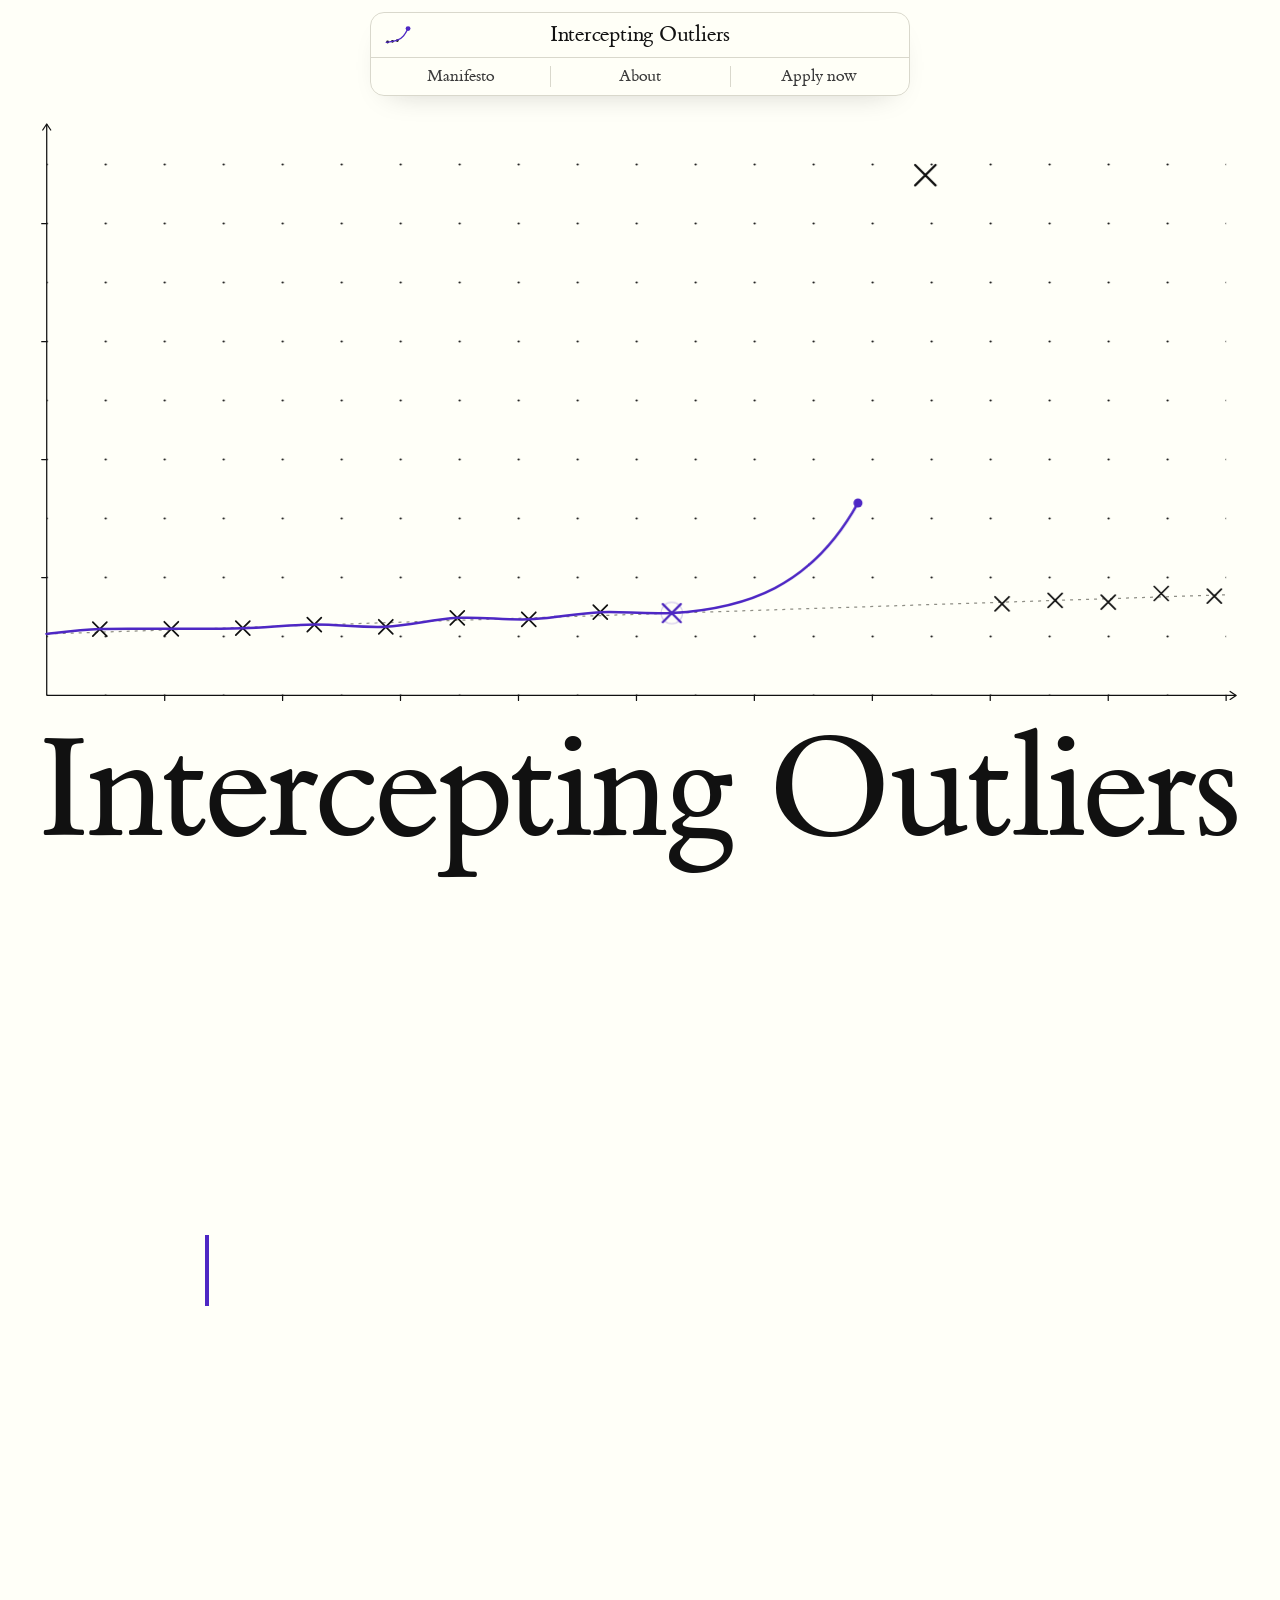
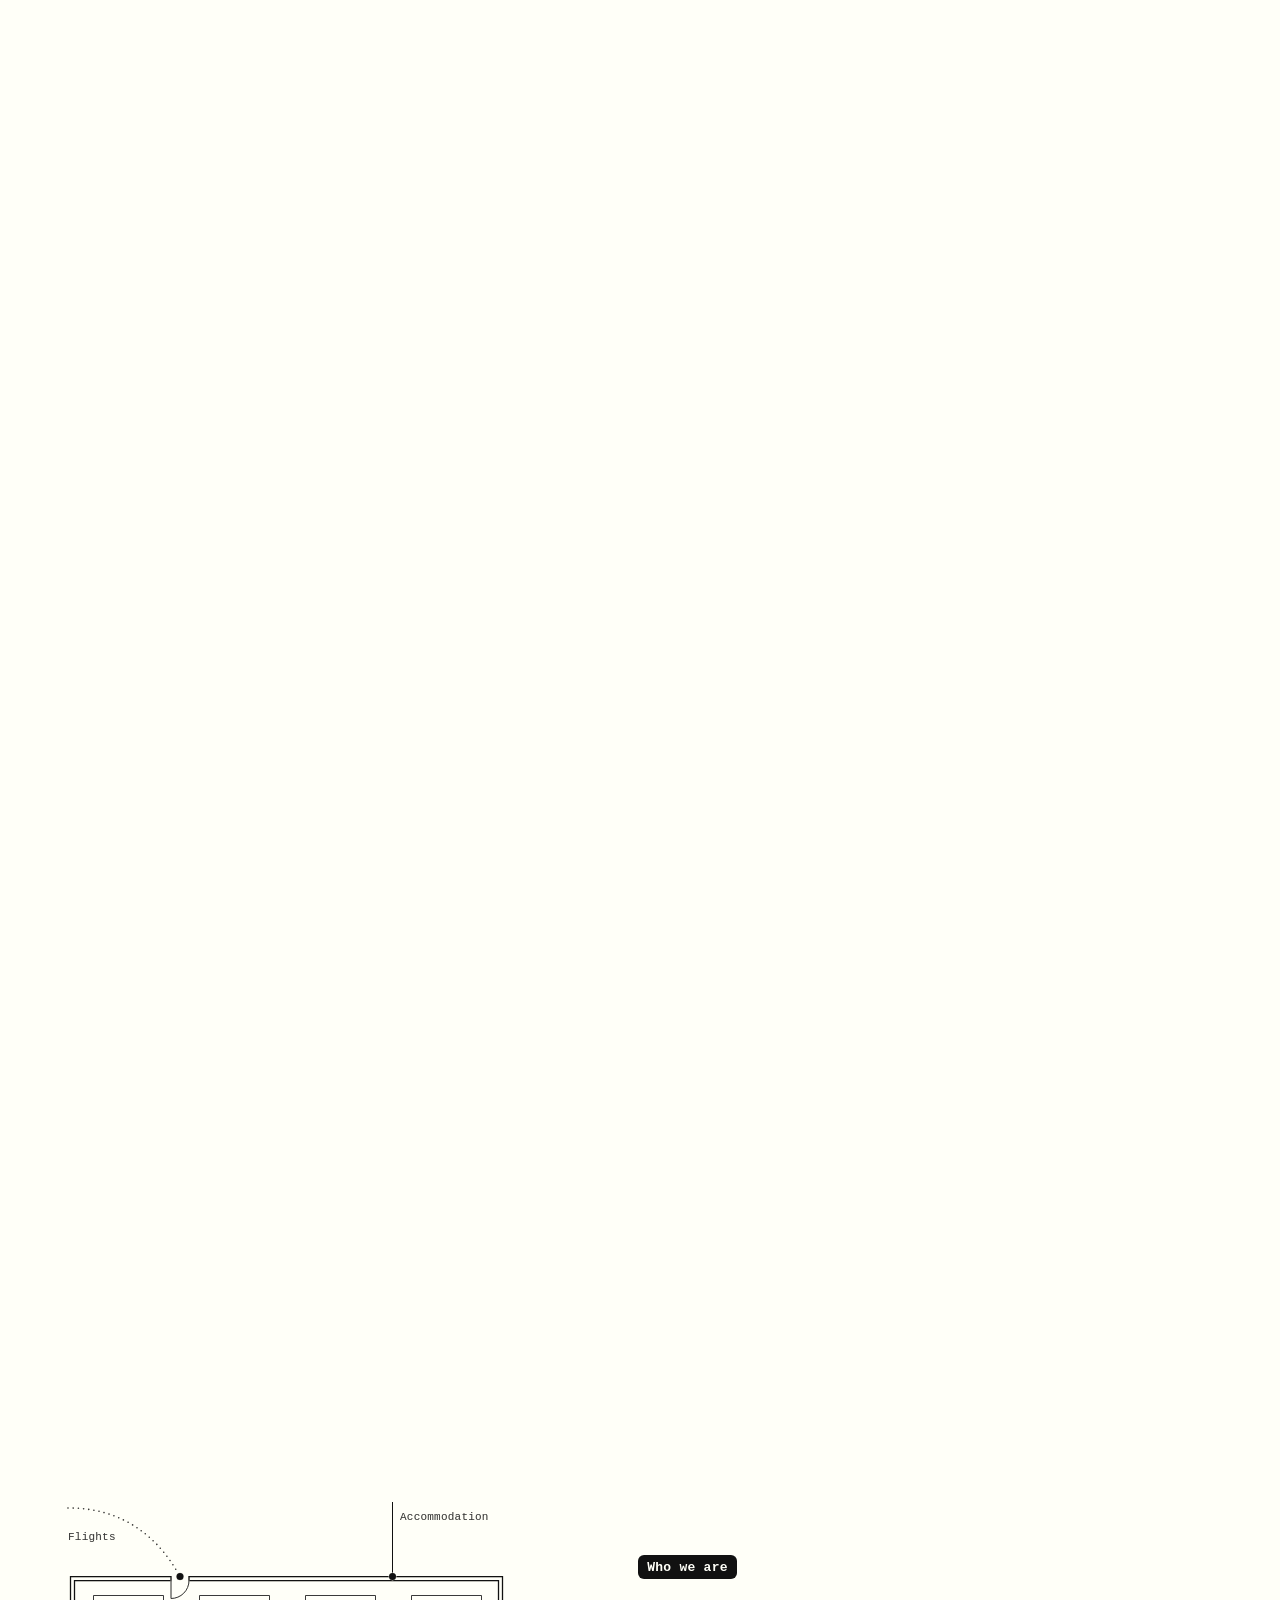
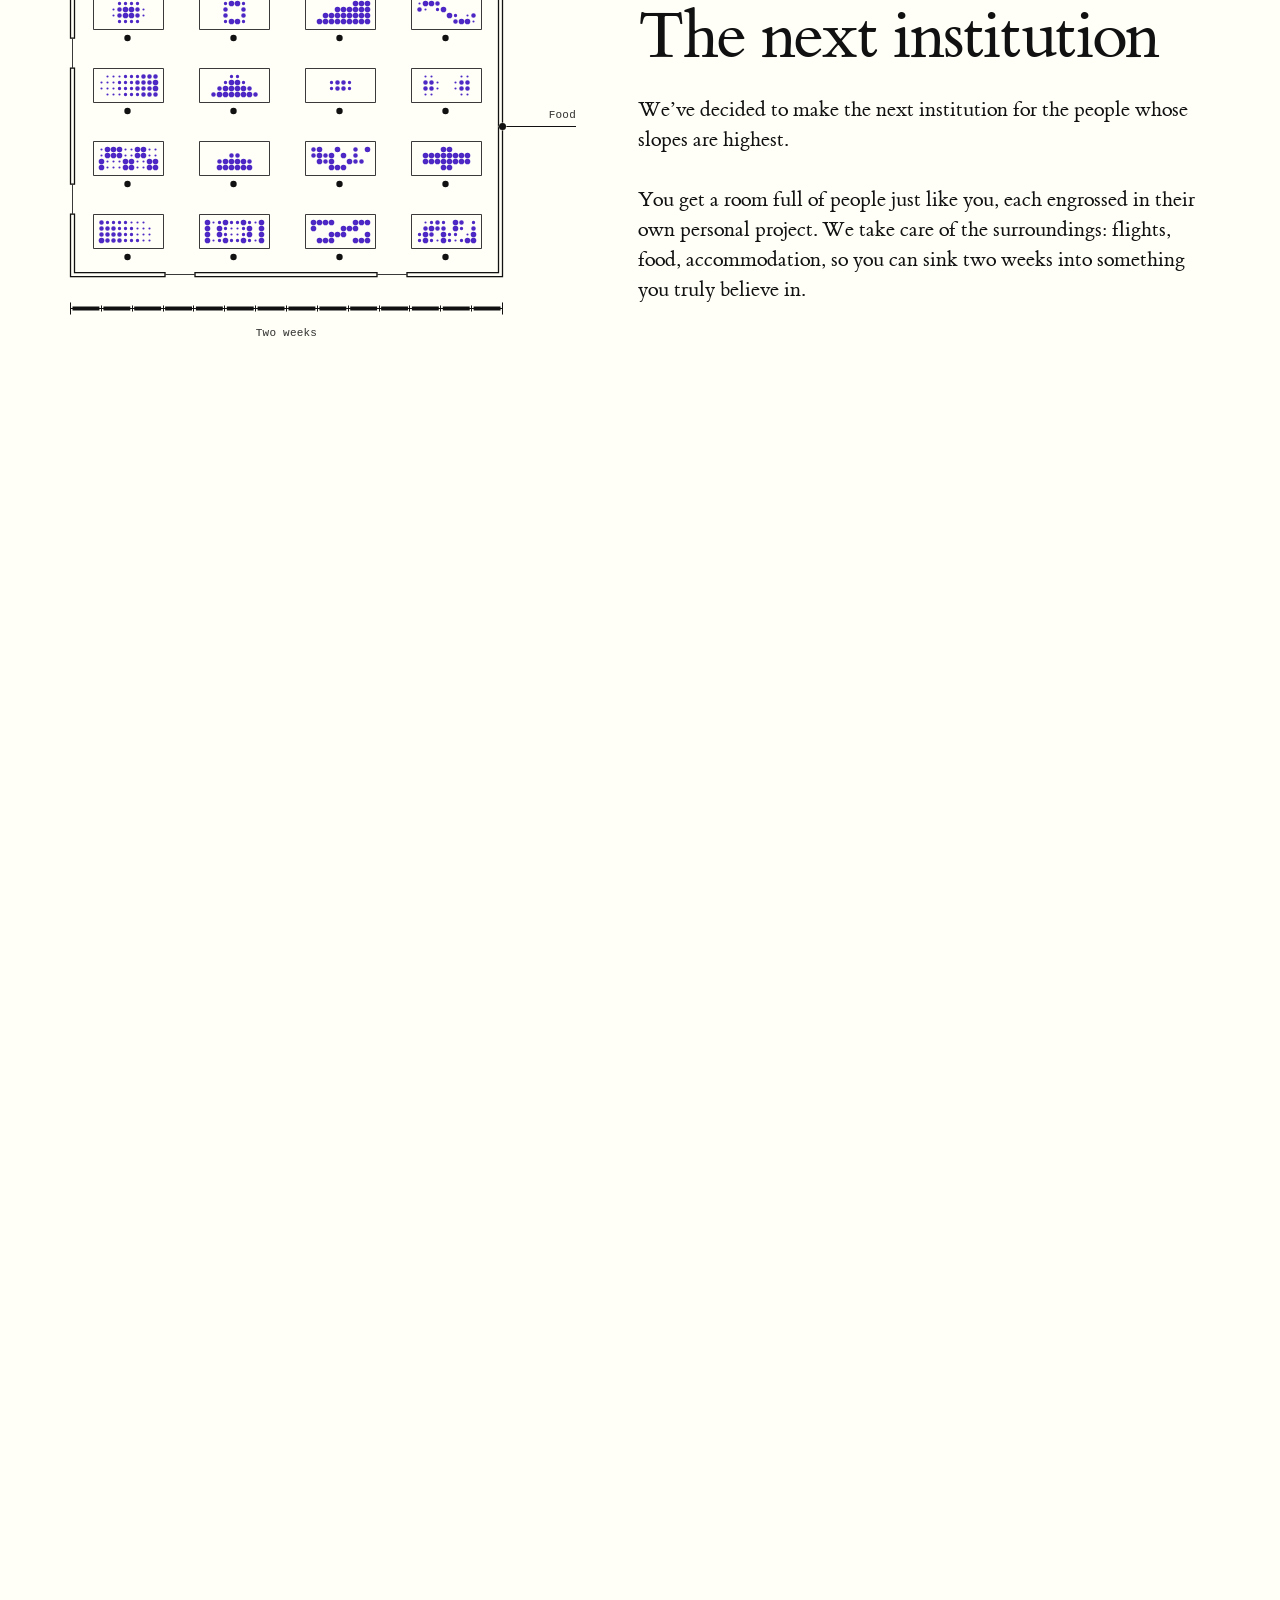
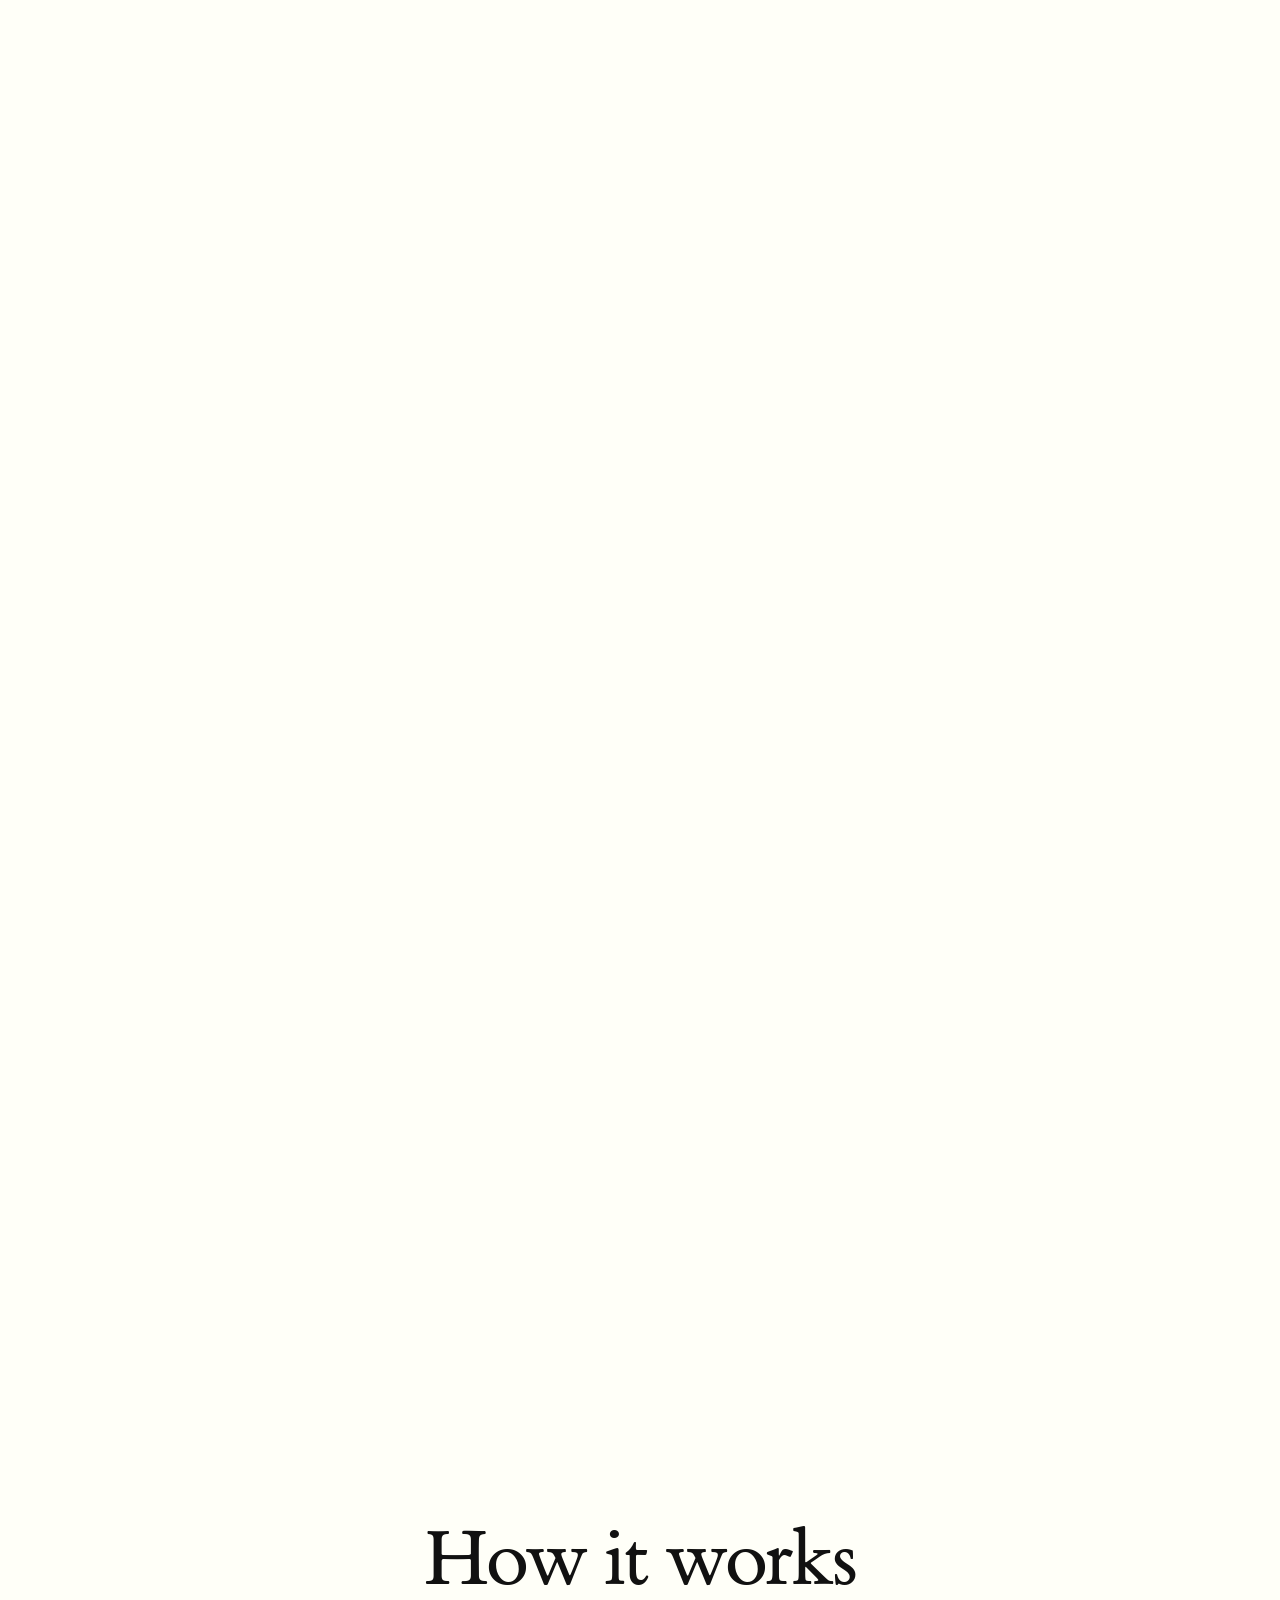
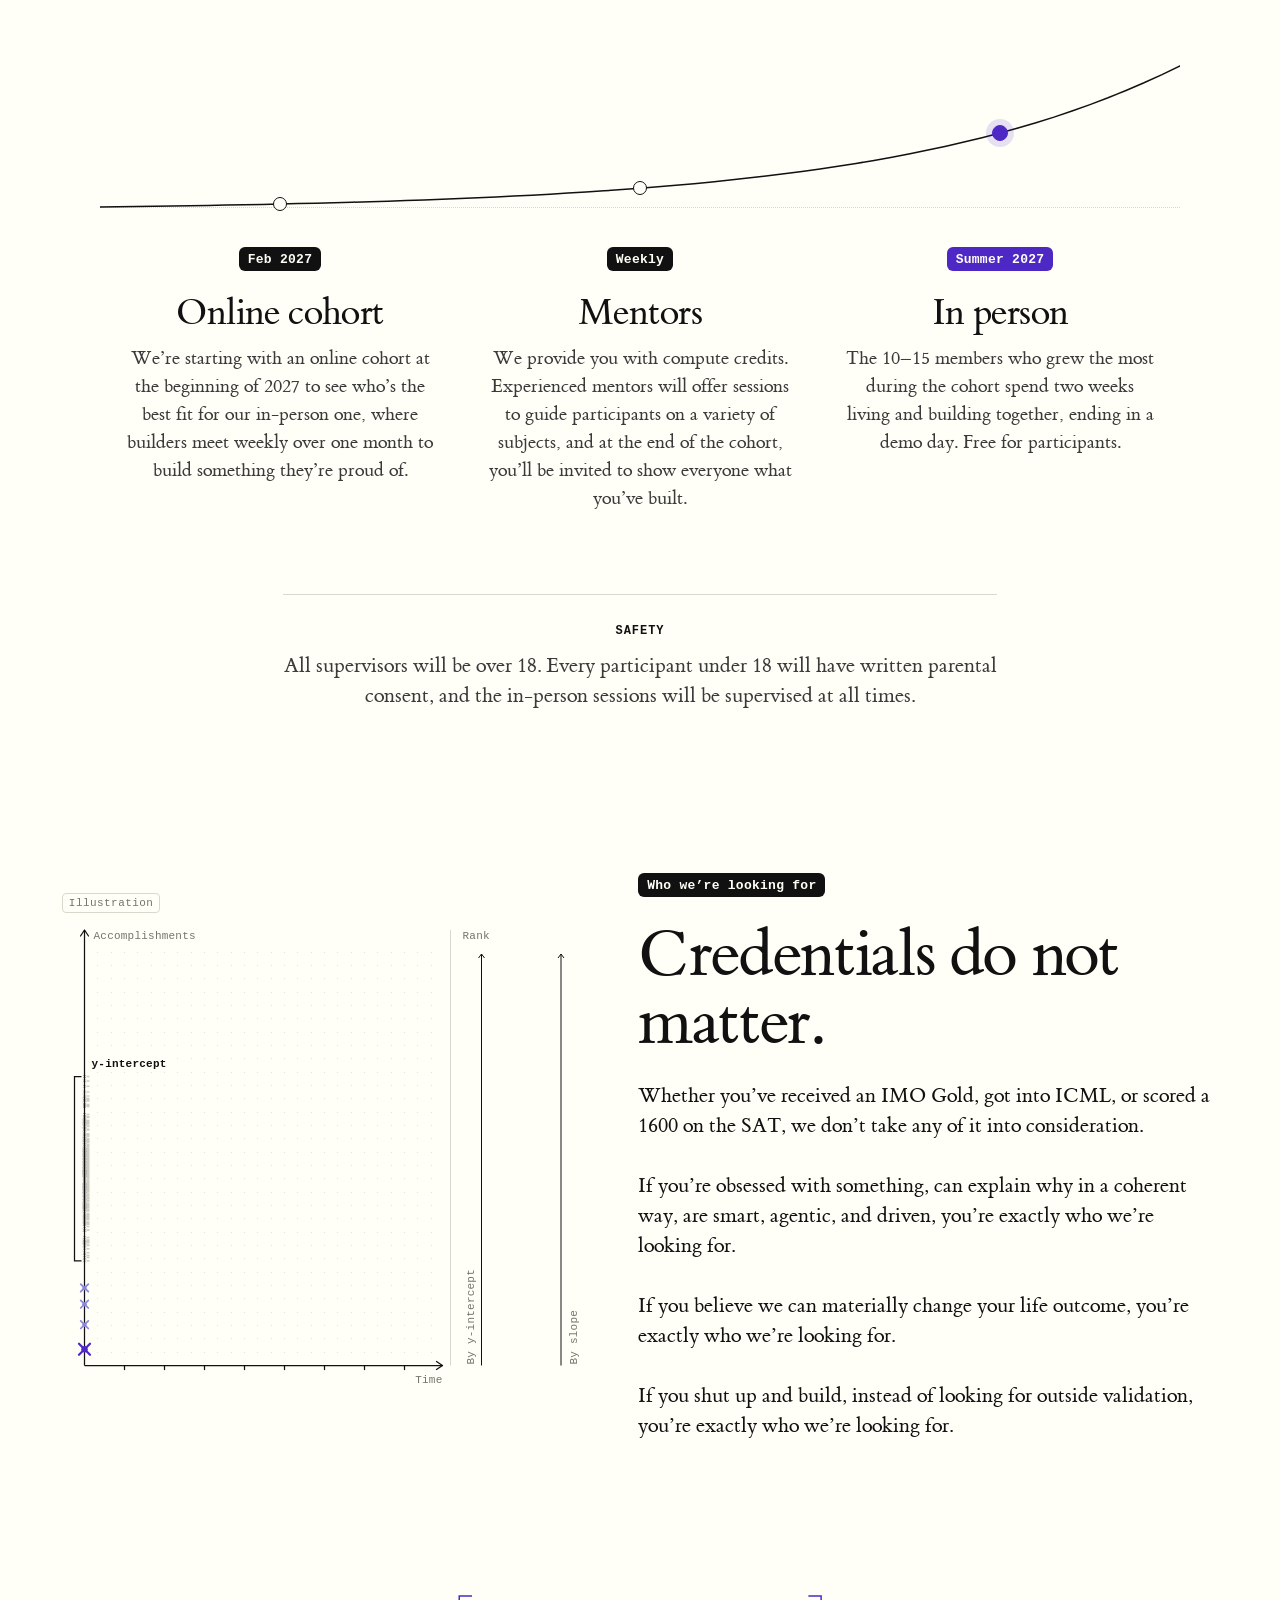
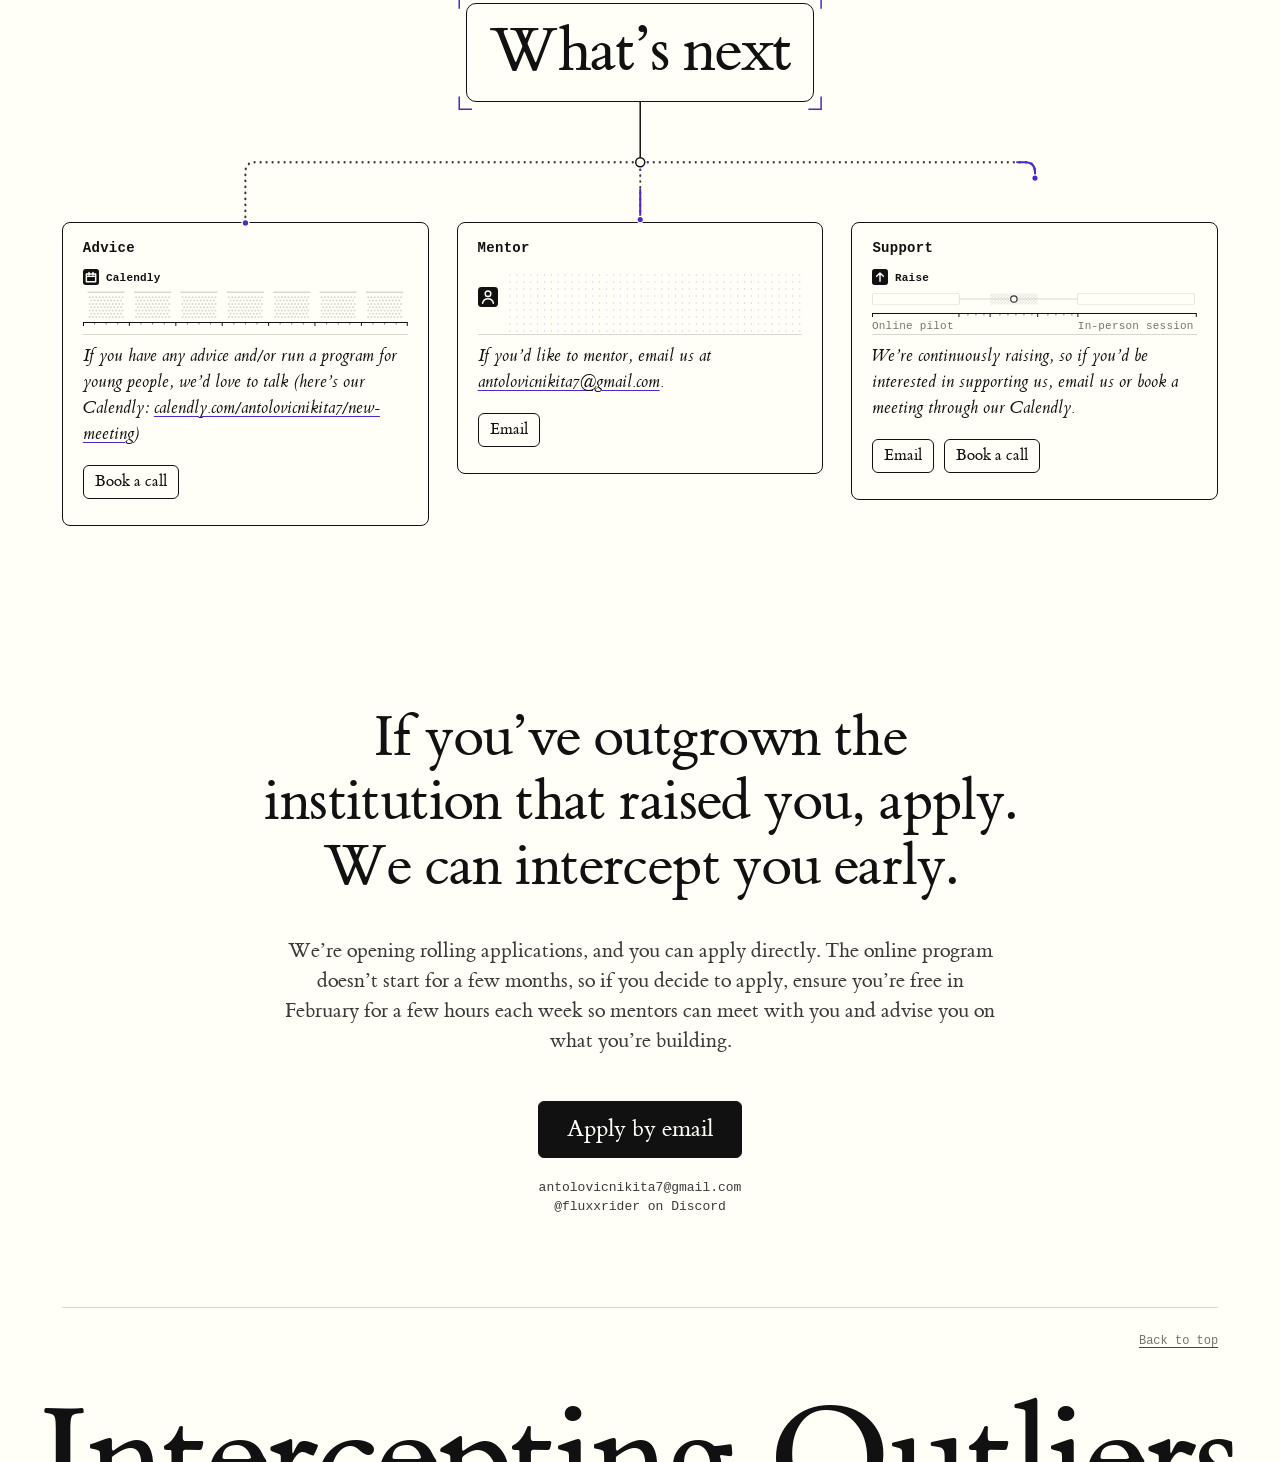
<file: index.html>
<!doctype html>
<html lang="en" class="no-js">
<head>
<meta charset="utf-8">
<meta name="viewport" content="width=device-width, initial-scale=1">
<title>Intercepting Outliers</title>
<meta name="description" content="We’re building a community for the most ambitious 14-18 year olds.">
<meta name="theme-color" content="#fffff8">
<link rel="icon" href="data:,">
<link rel="preload" href="/fonts/et-book-roman.woff" as="font" type="font/woff" crossorigin>
<script>document.documentElement.className = 'js';</script>
<link rel="stylesheet" href="/site.css">
</head>
<body>
<a class="skip" href="#main">Skip to content</a>
<div class="nav" data-nav>
  <div class="nav-top">
    <a class="nav-mark" href="/" tabindex="-1" aria-hidden="true"><svg viewBox="0 0 30 24" aria-hidden="true"><circle class="m-dot" cx="3" cy="19.5" r="1.6"/><circle class="m-dot" cx="8.6" cy="18.7" r="1.6"/><circle class="m-dot" cx="14.2" cy="17.9" r="1.6"/><path class="m-line" d="M1.5 19.9C11 18.6 17.5 17.4 21.4 12.4S25.6 5.4 26.4 4.4"/><circle class="m-out" cx="26.6" cy="4" r="2.8"/></svg></a>
    <a class="nav-name" href="/">Intercepting Outliers</a>
    <button class="nav-more" type="button" aria-label="Pages" aria-expanded="false" aria-controls="nav-pages"><svg viewBox="0 0 12 8" aria-hidden="true"><path d="M1.5 1.5L6 6l4.5-4.5"/></svg></button>
  </div>
  <div class="nav-drawer" id="nav-pages">
  <nav class="nav-links" aria-label="Main">
    <a href="/manifesto/">Manifesto</a>
    <a href="/about/">About</a>
    <a href="/apply/">Apply now</a>
  </nav>
  </div>
</div>
<header class="hero" id="top">
  <div class="stage">
    <canvas aria-hidden="true"></canvas>
    <svg class="plot" role="img" aria-label="A row of crosses along a straight trend. A curve runs through them, then bends sharply upward and meets a single cross far above the rest." viewBox="0 0 1360 640" preserveAspectRatio="xMidYMax meet"><defs><pattern id="gp" patternUnits="userSpaceOnUse" x="-22.8" y="593.2" width="66.6" height="66.6"><circle cx="33.3" cy="33.3" r="1.1"/></pattern></defs><rect class="grid" x="10.5" y="24" width="1331.5" height="602.5" fill="url(#gp)"/><path class="ax ax-x" d="M10.5 626.5H1352"/><path class="ax ax-y" d="M10.5 626.5V12"/><path class="arw" d="M1346 622.5L1352 626.5L1346 630.5M6.5 18L10.5 12L14.5 18"/><path class="tk" d="M143.7 626.5v5M276.8 626.5v5M410 626.5v5M543.1 626.5v5M676.3 626.5v5M809.4 626.5v5M942.6 626.5v5M1075.7 626.5v5M1208.9 626.5v5M1342 626.5v5M10.5 493.4h-5M10.5 360.2h-5M10.5 227.1h-5M10.5 93.9h-5"/><path class="trend" d="M10.5 560.2L1342 518.1"/><g class="crowd"><g class="x" transform="translate(70.4 555)"><path d="M-7 -7L7 7M7 -7L-7 7"/></g><g class="x" transform="translate(142.2 555)"><path d="M-7 -7L7 7M7 -7L-7 7"/></g><g class="x" transform="translate(213.9 554.6)"><path d="M-7 -7L7 7M7 -7L-7 7"/></g><g class="x" transform="translate(285.7 551)"><path d="M-7 -7L7 7M7 -7L-7 7"/></g><g class="x" transform="translate(357.4 553.7)"><path d="M-7 -7L7 7M7 -7L-7 7"/></g><g class="x" transform="translate(429.2 544.4)"><path d="M-7 -7L7 7M7 -7L-7 7"/></g><g class="x" transform="translate(500.9 546.1)"><path d="M-7 -7L7 7M7 -7L-7 7"/></g><g class="x" transform="translate(572.7 538.8)"><path d="M-7 -7L7 7M7 -7L-7 7"/></g><g class="x" transform="translate(644.4 540)"><path d="M-7 -7L7 7M7 -7L-7 7"/></g><g class="x" transform="translate(716.2 539.5)"><path d="M-7 -7L7 7M7 -7L-7 7"/></g><g class="x" transform="translate(1089 526)"><path d="M-7 -7L7 7M7 -7L-7 7"/></g><g class="x" transform="translate(1148.9 527.9)"><path d="M-7 -7L7 7M7 -7L-7 7"/></g><g class="x" transform="translate(1208.9 518.6)"><path d="M-7 -7L7 7M7 -7L-7 7"/></g><g class="x" transform="translate(1268.8 521.3)"><path d="M-7 -7L7 7M7 -7L-7 7"/></g><g class="x" transform="translate(1328.7 515.2)"><path d="M-7 -7L7 7M7 -7L-7 7"/></g></g><path class="resid" d="M1002.5 82.4V528.8"/><path class="curve" d="M10.5 560.2 C20.5 559.4 48.5 555.9 70.4 555 C92.4 554.1 118.3 555.1 142.2 555 C166.1 554.9 190 555.2 213.9 554.6 C237.8 553.9 261.8 551.1 285.7 551 C309.6 550.8 333.5 554.8 357.4 553.7 C381.3 552.6 405.3 545.6 429.2 544.4 C453.1 543.1 477 547 500.9 546.1 C524.9 545.2 548.8 539.8 572.7 538.8 C596.6 537.8 620.5 539.9 644.4 540 C668.4 540.2 679.8 541.3 716.2 539.5 C862.7 529.6 983.8 463.8 1002.5 66.2"/><g class="x out" transform="translate(1002.5 66.2)"><path class="hit" d="M-10.2 -10.2L10.2 10.2M10.2 -10.2L-10.2 10.2"/></g><g transform="translate(1002.5 66.2)"><g class="ret"><path d="M-21 -14V-21H-14M14 -21H21V-14M21 14V21H14M-14 21H-21V14"/></g></g><g class="fx"></g><circle class="head" r="4.5" cx="10.5" cy="560.2"/></svg>
  </div>
  <h1 class="title pre"><span class="w">Intercepting</span> <span class="w">Outliers</span></h1>
</header>
<main id="main">

<section class="intro" aria-label="Intro">
  <div class="intro-pin">
    <div class="intro-in wrap">
      <p class="say" data-type>We’re building a community for the most ambitious 14-18 year olds.</p>
      <a class="pill pill-solid intro-cta" href="mailto:antolovicnikita7@gmail.com?subject=Intercepting%20Outliers">Apply by email</a>
    </div>
  </div>
</section>

<section id="believe" class="morph" data-morph aria-labelledby="believe-h">
<div class="morph-pin">
  <div class="scene morph-step">
    <div class="pin wrap cols">
      <figure class="fig" data-fig="outgrow" data-dur="4000" role="img" aria-label="Illustration: the world changing, institutions not, and people outgrowing them."><div class="io-host bake bake-d" aria-hidden="true"><svg viewBox="0 0 520 468" class="og-svg"><path class="og-band" d="M15.5 349.6l20.4-.6 20.3-.6 20.4-.7 20.3-.6 20.4-.6 20.3-.6 20.4-.7 20.3-.6 20.4-.6 20.3-.7 20.4-.6 20.4-.6 20.3-.7 20.4-.6 20.3-.6 20.4-.7 20.3-.6 20.4-.6 20.3-.7 20.4-.6 20.3-.6 20.4-.7 20.3-.6 20.4-.6 0 74.2-20.4.6-20.3.6-20.4.7-20.3.6-20.4.6-20.3.7-20.4.6-20.3.6-20.4.7-20.3.6-20.4.6-20.3.7-20.4.6-20.4.6-20.3.7-20.4.6-20.3.6-20.4.7-20.3.6-20.4.6-20.3.7-20.4.6-20.3.6-20.4.7z" style="opacity: 1;"></path><path class="og-floor" d="M15.5 423.9L504 408.7" style="opacity: 1;"></path><path class="og-ax" d="M12.5 454.5H514" style="stroke-dasharray: 501.5, 503.5; stroke-dashoffset: 0;"></path><path class="og-ax" d="M12.5 454.5V6" style="stroke-dasharray: 448.5, 450.5; stroke-dashoffset: 0;"></path><path class="og-arw" d="M508 450.5l6 4-6 4" style="opacity: 1;"></path><path class="og-arw" d="M8.5 12l4-6 4 6" style="opacity: 1;"></path><g class="og-gcrowd"><path class="og-crowd" d="M20.6 416.2a1.9 1.9 0 1 0 3.8 0 1.9 1.9 0 1 0-3.7 0m-.8-5.3a1.3 1.3 0 1 0 2.6 0 1.3 1.3 0 1 0-2.6 0m-1.1-9.6a1.3 1.3 0 1 0 2.5 0 1.3 1.3 0 1 0-2.5 0m1.5-10.8a1.5 1.5 0 1 0 3.1 0 1.5 1.5 0 1 0-3 0m-1.5-8.4a1.8 1.8 0 1 0 3.6 0 1.8 1.8 0 1 0-3.6 0m0-10.6a1.5 1.5 0 1 0 3 0 1.5 1.5 0 1 0-3 0m1-9a1.9 1.9 0 1 0 3.8 0 1.9 1.9 0 1 0-3.8 0m.1-5.6a1.4 1.4 0 1 0 2.9 0 1.4 1.4 0 1 0-2.8 0m9.9 59a1.9 1.9 0 1 0 3.7 0 1.9 1.9 0 1 0-3.7 0m-.3-6.6a1.4 1.4 0 1 0 2.9 0 1.4 1.4 0 1 0-2.8 0m-1.1-8.7a1.5 1.5 0 1 0 3 0 1.5 1.5 0 1 0-3 0M31 390.4a1.8 1.8 0 1 0 3.7 0 1.8 1.8 0 1 0-3.7 0m.3-9a1.7 1.7 0 1 0 3.4 0 1.7 1.7 0 1 0-3.4 0m-.5-10a2.1 2.1 0 1 0 4.1 0 2.1 2.1 0 1 0-4.1 0m-.2-9.5a1.4 1.4 0 1 0 2.7 0 1.4 1.4 0 1 0-2.7 0m-.2-5.3a1.8 1.8 0 1 0 3.7 0 1.8 1.8 0 1 0-3.7 0m9.4 59a1.9 1.9 0 1 0 3.8 0 1.9 1.9 0 1 0-3.8 0m-1.2-7.4a1.9 1.9 0 1 0 3.7 0 1.9 1.9 0 1 0-3.7 0m.7-7.8a1.5 1.5 0 1 0 2.9 0 1.5 1.5 0 1 0-2.9 0m1.4-9.3a1.9 1.9 0 1 0 3.7 0 1.9 1.9 0 1 0-3.7 0m-.4-8.9a1.9 1.9 0 1 0 3.9 0 1.9 1.9 0 1 0-3.8 0M39 370.9a1.9 1.9 0 1 0 3.8 0 1.9 1.9 0 1 0-3.8 0m1.4-8a1.4 1.4 0 1 0 2.8 0 1.4 1.4 0 1 0-2.8 0m.7-6.7a1.6 1.6 0 1 0 3.2 0 1.6 1.6 0 1 0-3.2 0m7.6 59.2a1.7 1.7 0 1 0 3.4 0 1.7 1.7 0 1 0-3.4 0m1.8-6.6a1.5 1.5 0 1 0 2.9 0 1.5 1.5 0 1 0-2.9 0m.3-10.3a1.5 1.5 0 1 0 3 0 1.5 1.5 0 1 0-3 0m-1-8.4a1.6 1.6 0 1 0 3.2 0 1.6 1.6 0 1 0-3.2 0m.3-10.1a2 2 0 1 0 3.9 0 2 2 0 1 0-3.9 0m-1.6-7.3a1.7 1.7 0 1 0 3.3 0 1.7 1.7 0 1 0-3.3 0m1.1-10.2a1.8 1.8 0 1 0 3.6 0 1.8 1.8 0 1 0-3.6 0m-.7-6.5a1.4 1.4 0 1 0 2.7 0 1.4 1.4 0 1 0-2.7 0m10.8 59a1.4 1.4 0 1 0 2.8 0 1.4 1.4 0 1 0-2.8 0m.7-5.7a1.5 1.5 0 1 0 3 0 1.5 1.5 0 1 0-3 0m1.1-11.4a1.5 1.5 0 1 0 3 0 1.5 1.5 0 1 0-3 0m-1.7-7.2a2.1 2.1 0 1 0 4.1 0 2.1 2.1 0 1 0-4.1 0M59 382a2 2 0 1 0 4.1 0 2 2 0 1 0-4.1 0m.7-9.8a1.7 1.7 0 1 0 3.5 0 1.7 1.7 0 1 0-3.4 0m.2-9.8a1.5 1.5 0 1 0 3 0 1.5 1.5 0 1 0-3 0m.3-6.8a1.8 1.8 0 1 0 3.6 0 1.8 1.8 0 1 0-3.6 0m8.4 59.1a1.8 1.8 0 1 0 3.5 0 1.8 1.8 0 1 0-3.5 0m1.1-5.3a1.3 1.3 0 1 0 2.6 0 1.3 1.3 0 1 0-2.6 0m-1.1-9.6a1.6 1.6 0 1 0 3.2 0 1.6 1.6 0 1 0-3.2 0m1-9.8a1.7 1.7 0 1 0 3.3 0 1.7 1.7 0 1 0-3.3 0m.9-9.1a1.4 1.4 0 1 0 2.7 0 1.4 1.4 0 1 0-2.7 0m-.7-9.9a1.6 1.6 0 1 0 3.1 0 1.6 1.6 0 1 0-3.1 0m.1-8a1.4 1.4 0 1 0 2.8 0 1.4 1.4 0 1 0-2.8 0m.1-7.7a1.9 1.9 0 1 0 3.8 0 1.9 1.9 0 1 0-3.7 0m9.1 59.1a1.3 1.3 0 1 0 2.6 0 1.3 1.3 0 1 0-2.6 0m.7-5.3a2 2 0 1 0 3.9 0 2 2 0 1 0-3.9 0m-1.7-9.9a1.9 1.9 0 1 0 3.7 0 1.9 1.9 0 1 0-3.7 0m1.3-10.6a1.9 1.9 0 1 0 3.9 0 1.9 1.9 0 1 0-3.9 0m-1.4-9.2a2 2 0 1 0 4 0 2 2 0 1 0-4 0m1.4-10a1.8 1.8 0 1 0 3.6 0 1.8 1.8 0 1 0-3.6 0m1.5-8.2a1.7 1.7 0 1 0 3.4 0 1.7 1.7 0 1 0-3.3 0m-.6-6.2a1.4 1.4 0 1 0 2.9 0 1.4 1.4 0 1 0-2.8 0m8.9 59.1a1.4 1.4 0 1 0 2.7 0 1.4 1.4 0 1 0-2.7 0m1.4-6.6a1.6 1.6 0 1 0 3.2 0 1.6 1.6 0 1 0-3.2 0m-.9-9.8a1.8 1.8 0 1 0 3.5 0 1.8 1.8 0 1 0-3.5 0m-.9-9.9a1.4 1.4 0 1 0 2.8 0 1.4 1.4 0 1 0-2.8 0m1.1-7.6a1.9 1.9 0 1 0 3.9 0 1.9 1.9 0 1 0-3.8 0m-1.1-10a1.7 1.7 0 1 0 3.3 0 1.7 1.7 0 1 0-3.3 0m2.3-9.3a1.4 1.4 0 1 0 2.7 0 1.4 1.4 0 1 0-2.7 0m-1.5-6.2a1.6 1.6 0 1 0 3.2 0 1.6 1.6 0 1 0-3.2 0m11.5 59a1.3 1.3 0 1 0 2.6 0 1.3 1.3 0 1 0-2.6 0m-1.1-6.4a1.6 1.6 0 1 0 3.1 0 1.6 1.6 0 1 0-3.1 0m-2.3-9a2 2 0 1 0 4 0 2 2 0 1 0-4 0m2.4-9.6a2.1 2.1 0 1 0 4.3 0 2.1 2.1 0 1 0-4.3 0m-2.4-8.9a2 2 0 1 0 3.9 0 2 2 0 1 0-3.9 0m.4-9.7a1.5 1.5 0 1 0 2.9 0 1.5 1.5 0 1 0-2.9 0m.8-9.8a1.8 1.8 0 1 0 3.6 0 1.8 1.8 0 1 0-3.6 0m-.5-5.9a1.4 1.4 0 1 0 2.7 0 1.4 1.4 0 1 0-2.7 0m12.2 59a1.6 1.6 0 1 0 3.1 0 1.6 1.6 0 1 0-3.1 0m-.6-5.1a1.9 1.9 0 1 0 3.8 0 1.9 1.9 0 1 0-3.8 0m-1.6-9.8a1.7 1.7 0 1 0 3.4 0 1.7 1.7 0 1 0-3.3 0m2.2-9.7a1.7 1.7 0 1 0 3.3 0 1.7 1.7 0 1 0-3.3 0m.1-11a1.3 1.3 0 1 0 2.7 0 1.3 1.3 0 1 0-2.7 0m-2.8-7.2a1.6 1.6 0 1 0 3.1 0 1.6 1.6 0 1 0-3.1 0m1.2-9.7a1.3 1.3 0 1 0 2.6 0 1.3 1.3 0 1 0-2.6 0m.7-6.8a1.7 1.7 0 1 0 3.4 0 1.7 1.7 0 1 0-3.4 0m8.7 59.1a1.9 1.9 0 1 0 3.8 0 1.9 1.9 0 1 0-3.7 0m2.1-7.7a1.3 1.3 0 1 0 2.7 0 1.3 1.3 0 1 0-2.7 0m-.8-7.7a2 2 0 1 0 4.1 0 2 2 0 1 0-4.1 0m-2-9.9a2 2 0 1 0 3.9 0 2 2 0 1 0-3.9 0m-.6-8.6a2.2 2.2 0 1 0 4.3 0 2.2 2.2 0 1 0-4.3 0m3.2-10.9a1.7 1.7 0 1 0 3.5 0 1.7 1.7 0 1 0-3.5 0m-.3-6.9a1.4 1.4 0 1 0 2.8 0 1.4 1.4 0 1 0-2.8 0m-2.2-7.7a1.4 1.4 0 1 0 2.8 0 1.4 1.4 0 1 0-2.8 0m11.3 59a1.5 1.5 0 1 0 2.9 0 1.5 1.5 0 1 0-2.9 0m1-7.7a1.8 1.8 0 1 0 3.7 0 1.8 1.8 0 1 0-3.7 0m-2.2-8.5a1.4 1.4 0 1 0 2.8 0 1.4 1.4 0 1 0-2.8 0m.4-9.6a1.6 1.6 0 1 0 3.2 0 1.6 1.6 0 1 0-3.2 0m-.3-7.3a1.8 1.8 0 1 0 3.5 0 1.8 1.8 0 1 0-3.5 0m-.6-11a1.9 1.9 0 1 0 3.7 0 1.9 1.9 0 1 0-3.7 0m2.5-9.5a1.5 1.5 0 1 0 3 0 1.5 1.5 0 1 0-3 0m-1.1-5.7a1.9 1.9 0 1 0 3.7 0 1.9 1.9 0 1 0-3.7 0m8.9 59.1a1.8 1.8 0 1 0 3.5 0 1.8 1.8 0 1 0-3.5 0m.1-7.1a1.6 1.6 0 1 0 3.1 0 1.6 1.6 0 1 0-3.1 0m.6-9.8a1.5 1.5 0 1 0 3.1 0 1.5 1.5 0 1 0-3.1 0m.4-6.9a2 2 0 1 0 4.1 0 2 2 0 1 0-4.1 0m1.7-20.6a1.5 1.5 0 1 0 2.9 0 1.5 1.5 0 1 0-2.9 0m0-8a1.6 1.6 0 1 0 3.2 0 1.6 1.6 0 1 0-3.2 0m0-7.1a1.6 1.6 0 1 0 3.2 0 1.6 1.6 0 1 0-3.2 0m8.4 59.1a1.8 1.8 0 1 0 3.6 0 1.8 1.8 0 1 0-3.6 0m-.5-7.1a1.4 1.4 0 1 0 2.8 0 1.4 1.4 0 1 0-2.8 0m1.9-7.9a1.3 1.3 0 1 0 2.6 0 1.3 1.3 0 1 0-2.6 0m-1.7-11a1.7 1.7 0 1 0 3.4 0 1.7 1.7 0 1 0-3.3 0m.1-18.9a1.6 1.6 0 1 0 3.3 0 1.6 1.6 0 1 0-3.2 0m-.5-6.6a2 2 0 1 0 3.9 0 2 2 0 1 0-3.9 0m-.7-7.8a1.7 1.7 0 1 0 3.4 0 1.7 1.7 0 1 0-3.3 0m10.1 59a1.6 1.6 0 1 0 3.3 0 1.6 1.6 0 1 0-3.3 0m.2-5.9a1.6 1.6 0 1 0 3.3 0 1.6 1.6 0 1 0-3.3 0m-.1-10.9a1.9 1.9 0 1 0 3.9 0 1.9 1.9 0 1 0-3.9 0m1.9-8.8a2 2 0 1 0 4 0 2 2 0 1 0-4 0m.4-17.8a1.4 1.4 0 1 0 2.8 0 1.4 1.4 0 1 0-2.8 0m-1.9-9.4a1.3 1.3 0 1 0 2.7 0 1.3 1.3 0 1 0-2.7 0m1.8-6.6a1.8 1.8 0 1 0 3.7 0 1.8 1.8 0 1 0-3.7 0m10.5 59a1.3 1.3 0 1 0 2.6 0 1.3 1.3 0 1 0-2.6 0m-.1-6.1a1.6 1.6 0 1 0 3.2 0 1.6 1.6 0 1 0-3.2 0m-.8-9.5a1.4 1.4 0 1 0 2.8 0 1.4 1.4 0 1 0-2.8 0m-.9-8.4a1.6 1.6 0 1 0 3.1 0 1.6 1.6 0 1 0-3.1 0m1.6-10.5a1.4 1.4 0 1 0 2.8 0 1.4 1.4 0 1 0-2.8 0m-2.4-19.5a1.5 1.5 0 1 0 3 0 1.5 1.5 0 1 0-3 0m1.4-5.3a1.7 1.7 0 1 0 3.4 0 1.7 1.7 0 1 0-3.4 0m10.7 59a1.8 1.8 0 1 0 3.6 0 1.8 1.8 0 1 0-3.6 0m-2.6-5.2a1.8 1.8 0 1 0 3.5 0 1.8 1.8 0 1 0-3.5 0m2-19.5a2 2 0 1 0 4 0 2 2 0 1 0-4 0m1.1-9.1a1.4 1.4 0 1 0 2.8 0 1.4 1.4 0 1 0-2.8 0m-.3-19.3a1.6 1.6 0 1 0 3.2 0 1.6 1.6 0 1 0-3.1 0m.1-6.2a1.6 1.6 0 1 0 3.2 0 1.6 1.6 0 1 0-3.2 0m9.5 59a1.8 1.8 0 1 0 3.5 0 1.8 1.8 0 1 0-3.5 0m-2.7-7.4a1.9 1.9 0 1 0 3.8 0 1.9 1.9 0 1 0-3.8 0m4.2-8.9a.6.6 0 1 0 1.1 0 .6.6 0 1 0-1.1 0m-3.5-9.3a1.6 1.6 0 1 0 3.1 0 1.6 1.6 0 1 0-3.1 0m1-8a2 2 0 1 0 4.1 0 2 2 0 1 0-4.1 0m.3-9.6a1.2 1.2 0 1 0 2.4 0 1.2 1.2 0 1 0-2.4 0m-1.3-10.2a1.6 1.6 0 1 0 3.1 0 1.6 1.6 0 1 0-3.1 0m.4-5.9a1.3 1.3 0 1 0 2.5 0 1.3 1.3 0 1 0-2.5 0m11 59a1.6 1.6 0 1 0 3.2 0 1.6 1.6 0 1 0-3.2 0m-.6-5.4a1.3 1.3 0 1 0 2.6 0 1.3 1.3 0 1 0-2.6 0m1.6-9.8a1.7 1.7 0 1 0 3.3 0 1.7 1.7 0 1 0-3.3 0m-2.7-17.8a1.6 1.6 0 1 0 3.2 0 1.6 1.6 0 1 0-3.1 0m2.5-11.2a1.5 1.5 0 1 0 3 0 1.5 1.5 0 1 0-3 0m-1.6-15.1a1.3 1.3 0 1 0 2.7 0 1.3 1.3 0 1 0-2.7 0m10.7 59a1.6 1.6 0 1 0 3.2 0 1.6 1.6 0 1 0-3.2 0m-1.3-7.7a1.6 1.6 0 1 0 3.2 0 1.6 1.6 0 1 0-3.2 0m.6-8.7a2 2 0 1 0 3.9 0 2 2 0 1 0-3.9 0m-.8-18.3a1.9 1.9 0 1 0 3.8 0 1.9 1.9 0 1 0-3.8 0m.9-9a1.6 1.6 0 1 0 3.2 0 1.6 1.6 0 1 0-3.1 0m.7-9.1a1.9 1.9 0 1 0 3.9 0 1.9 1.9 0 1 0-3.9 0M221.2 410a1.6 1.6 0 1 0 3.1 0 1.6 1.6 0 1 0-3.1 0m-.9-7.6a1.8 1.8 0 1 0 3.6 0 1.8 1.8 0 1 0-3.6 0m-.8-8.2a1.6 1.6 0 1 0 3.3 0 1.6 1.6 0 1 0-3.2 0m1.2-7.9a1.6 1.6 0 1 0 3.2 0 1.6 1.6 0 1 0-3.1 0m-.6-19.3a1.4 1.4 0 1 0 2.8 0 1.4 1.4 0 1 0-2.8 0m-.5-10.4a1.9 1.9 0 1 0 3.8 0 1.9 1.9 0 1 0-3.8 0m-.8-5.9a1.3 1.3 0 1 0 2.6 0 1.3 1.3 0 1 0-2.6 0m12.1 59a1.3 1.3 0 1 0 2.5 0 1.3 1.3 0 1 0-2.5 0m-2.1-6.4a1.4 1.4 0 1 0 2.8 0 1.4 1.4 0 1 0-2.8 0m1.8-10.3a1.5 1.5 0 1 0 3 0 1.5 1.5 0 1 0-3 0m-.6-8.4a2.1 2.1 0 1 0 4.3 0 2.1 2.1 0 1 0-4.3 0m-.2-8.1a2 2 0 1 0 3.9 0 2 2 0 1 0-3.9 0m.6-18.6a1.7 1.7 0 1 0 3.4 0 1.7 1.7 0 1 0-3.4 0m.1-7.6a1.8 1.8 0 1 0 3.6 0 1.8 1.8 0 1 0-3.6 0m9.1 59.1a1.8 1.8 0 1 0 3.6 0 1.8 1.8 0 1 0-3.6 0m0-7a1.7 1.7 0 1 0 3.3 0 1.7 1.7 0 1 0-3.3 0m.3-7.7a1.6 1.6 0 1 0 3.2 0 1.6 1.6 0 1 0-3.2 0m-1.3-9.7a1.4 1.4 0 1 0 2.9 0 1.4 1.4 0 1 0-2.9 0m.9-29.7a1.4 1.4 0 1 0 2.8 0 1.4 1.4 0 1 0-2.8 0m.9-5.3a1.8 1.8 0 1 0 3.6 0 1.8 1.8 0 1 0-3.6 0m9 59.1a1.8 1.8 0 1 0 3.6 0 1.8 1.8 0 1 0-3.6 0m-.7-6.6a1.3 1.3 0 1 0 2.6 0 1.3 1.3 0 1 0-2.6 0m-.3-10.1a1.7 1.7 0 1 0 3.4 0 1.7 1.7 0 1 0-3.4 0m2.8-7.6a1.5 1.5 0 1 0 2.9 0 1.5 1.5 0 1 0-2.9 0m-3-19.7a1.6 1.6 0 1 0 3.1 0 1.6 1.6 0 1 0-3.1 0m3.7-15.4a.7.7 0 1 0 1.4 0 .7.7 0 1 0-1.4 0m9 59.1a1.3 1.3 0 1 0 2.6 0 1.3 1.3 0 1 0-2.6 0m-1.5-6.1a1.5 1.5 0 1 0 3 0 1.5 1.5 0 1 0-3 0m-.5-8.4a1.7 1.7 0 1 0 3.3 0 1.7 1.7 0 1 0-3.3 0m.1-10.7a1.6 1.6 0 1 0 3.1 0 1.6 1.6 0 1 0-3.1 0m.4-8.9a1.5 1.5 0 1 0 3 0 1.5 1.5 0 1 0-2.9 0m.4-19.6a1.7 1.7 0 1 0 3.5 0 1.7 1.7 0 1 0-3.4 0m9.3 53.4a1.2 1.2 0 1 0 2.5 0 1.2 1.2 0 1 0-2.5 0m.2-7.8a1.6 1.6 0 1 0 3.2 0 1.6 1.6 0 1 0-3.2 0m.9-8.9a1.7 1.7 0 1 0 3.4 0 1.7 1.7 0 1 0-3.4 0m-1.3-7.6a1.7 1.7 0 1 0 3.3 0 1.7 1.7 0 1 0-3.3 0m.6-10.1a1.6 1.6 0 1 0 3.3 0 1.6 1.6 0 1 0-3.3 0m1.1-19.9a1.5 1.5 0 1 0 2.9 0 1.5 1.5 0 1 0-2.9 0m-2.2-5.1a1.6 1.6 0 1 0 3.3 0 1.6 1.6 0 1 0-3.3 0m10.8 59.1a1.2 1.2 0 1 0 2.5 0 1.2 1.2 0 1 0-2.4 0m-.4-5.6a1.4 1.4 0 1 0 2.9 0 1.4 1.4 0 1 0-2.9 0m.3-9.4a2 2 0 1 0 4.1 0 2 2 0 1 0-4.1 0m1.8-10.7a1.4 1.4 0 1 0 2.8 0 1.4 1.4 0 1 0-2.8 0m-2.5-8.3a2.2 2.2 0 1 0 4.3 0 2.2 2.2 0 1 0-4.3 0m1.2-19.3a1.6 1.6 0 1 0 3.2 0 1.6 1.6 0 1 0-3.2 0m-1.2-6.1a1.3 1.3 0 1 0 2.6 0 1.3 1.3 0 1 0-2.6 0m11.2 59.1a1.4 1.4 0 1 0 2.8 0 1.4 1.4 0 1 0-2.8 0m-.9-6.2a1.3 1.3 0 1 0 2.6 0 1.3 1.3 0 1 0-2.6 0m.8-9.2a1.8 1.8 0 1 0 3.6 0 1.8 1.8 0 1 0-3.6 0m-1.4-10a2.1 2.1 0 1 0 4.1 0 2.1 2.1 0 1 0-4.1 0m1.2-9.2a1.9 1.9 0 1 0 3.9 0 1.9 1.9 0 1 0-3.9 0m-.1-8.5a1.8 1.8 0 1 0 3.6 0 1.8 1.8 0 1 0-3.6 0m.5-16.3a1.3 1.3 0 1 0 2.7 0 1.3 1.3 0 1 0-2.6 0m9.4 59.1a1.3 1.3 0 1 0 2.6 0 1.3 1.3 0 1 0-2.6 0m.1-5.8a1.9 1.9 0 1 0 3.8 0 1.9 1.9 0 1 0-3.8 0m-.8-10.4a1.5 1.5 0 1 0 2.9 0 1.5 1.5 0 1 0-2.9 0m-.2-17.2a2.1 2.1 0 1 0 4.2 0 2.1 2.1 0 1 0-4.2 0m1-11.1a1.6 1.6 0 1 0 3.3 0 1.6 1.6 0 1 0-3.3 0m9.7 44.1a1.6 1.6 0 1 0 3.2 0 1.6 1.6 0 1 0-3.2 0m-1.1-7.7a1.9 1.9 0 1 0 3.9 0 1.9 1.9 0 1 0-3.9 0m1-6.9a2 2 0 1 0 3.9 0 2 2 0 1 0-3.9 0m1.4-20a1.6 1.6 0 1 0 3.1 0 1.6 1.6 0 1 0-3.1 0m-.3-8.2a2.1 2.1 0 1 0 4.1 0 2.1 2.1 0 1 0-4.1 0m-1.9-8.8a1.5 1.5 0 1 0 2.9 0 1.5 1.5 0 1 0-2.9 0m12.2 51.3a1.7 1.7 0 1 0 3.4 0 1.7 1.7 0 1 0-3.4 0m.4-7.4a1.3 1.3 0 1 0 2.5 0 1.3 1.3 0 1 0-2.5 0m-1.7-8.7a2 2 0 1 0 4 0 2 2 0 1 0-4 0m1.1-17.5a.4.4 0 1 0 .8 0 .4.4 0 1 0-.8 0m-2.2-10.9a1.6 1.6 0 1 0 3.2 0 1.6 1.6 0 1 0-3.2 0m1.4-9a1.4 1.4 0 1 0 2.7 0 1.4 1.4 0 1 0-2.7 0m1-5.9a1.7 1.7 0 1 0 3.4 0 1.7 1.7 0 1 0-3.4 0m8.7 59.1a1.2 1.2 0 1 0 2.5 0 1.2 1.2 0 1 0-2.5 0m.8-5.8a1.9 1.9 0 1 0 3.7 0 1.9 1.9 0 1 0-3.7 0m.8-9.5a1.7 1.7 0 1 0 3.4 0 1.7 1.7 0 1 0-3.4 0m-.4-8.5a2 2 0 1 0 3.9 0 2 2 0 1 0-3.9 0M328.6 364a1.8 1.8 0 1 0 3.6 0 1.8 1.8 0 1 0-3.6 0m.1-10.5a1.9 1.9 0 1 0 3.7 0 1.9 1.9 0 1 0-3.7 0m2.5-6.3a1.8 1.8 0 1 0 3.5 0 1.8 1.8 0 1 0-3.5 0m7.9 59.1a1.3 1.3 0 1 0 2.7 0 1.3 1.3 0 1 0-2.6 0m-.1-5.1a1.3 1.3 0 1 0 2.6 0 1.3 1.3 0 1 0-2.6 0m1.6-10.8a1.4 1.4 0 1 0 2.8 0 1.4 1.4 0 1 0-2.8 0m-1.7-9.8a1.9 1.9 0 1 0 3.9 0 1.9 1.9 0 1 0-3.9 0m1-9.2a1.8 1.8 0 1 0 3.5 0 1.8 1.8 0 1 0-3.5 0m-.2-17.2a1.8 1.8 0 1 0 3.6 0 1.8 1.8 0 1 0-3.6 0m.7-7.3a1.6 1.6 0 1 0 3.3 0 1.6 1.6 0 1 0-3.3 0m8.2 59.1a1.6 1.6 0 1 0 3.3 0 1.6 1.6 0 1 0-3.3 0m2.2-5.4a1.9 1.9 0 1 0 3.7 0 1.9 1.9 0 1 0-3.7 0m.2-9.2a1.3 1.3 0 1 0 2.6 0 1.3 1.3 0 1 0-2.6 0m-.1-9.9a1.6 1.6 0 1 0 3.1 0 1.6 1.6 0 1 0-3.1 0m-1.2-10.9a1.4 1.4 0 1 0 2.9 0 1.4 1.4 0 1 0-2.9 0m-.5-18.2a1.4 1.4 0 1 0 2.9 0 1.4 1.4 0 1 0-2.8 0m1.3-5.8a1.8 1.8 0 1 0 3.6 0 1.8 1.8 0 1 0-3.6 0m8.2 59.1a1.9 1.9 0 1 0 3.8 0 1.9 1.9 0 1 0-3.8 0m.1-7.8a1.9 1.9 0 1 0 3.8 0 1.9 1.9 0 1 0-3.8 0m-.1-7.9a1.5 1.5 0 1 0 3 0 1.5 1.5 0 1 0-3 0m1.6-10.7a1.8 1.8 0 1 0 3.6 0 1.8 1.8 0 1 0-3.6 0m-.1-8.1a1.8 1.8 0 1 0 3.6 0 1.8 1.8 0 1 0-3.6 0m.7-8.6a1.5 1.5 0 1 0 3.1 0 1.5 1.5 0 1 0-3.1 0m.6-9a.4.4 0 1 0 .8 0 .4.4 0 1 0-.8 0m.3-7.3a.3.3 0 1 0 .6 0 .3.3 0 1 0-.6 0m8.2 59.1a1.5 1.5 0 1 0 2.9 0 1.5 1.5 0 1 0-2.9 0m.9-7a1.9 1.9 0 1 0 3.9 0 1.9 1.9 0 1 0-3.9 0m-.5-8.2a2 2 0 1 0 4.1 0 2 2 0 1 0-4.1 0m-.8-9.5a1.8 1.8 0 1 0 3.6 0 1.8 1.8 0 1 0-3.6 0m-.4-10.8a1.5 1.5 0 1 0 3 0 1.5 1.5 0 1 0-3 0m0-9.4a1.8 1.8 0 1 0 3.5 0 1.8 1.8 0 1 0-3.5 0m1.1-6.8a1.9 1.9 0 1 0 3.8 0 1.9 1.9 0 1 0-3.8 0m1.2-7.7a.8.8 0 1 0 1.7 0 .8.8 0 1 0-1.6 0m7.5 59.1a1.7 1.7 0 1 0 3.4 0 1.7 1.7 0 1 0-3.4 0m.5-5.8a1.4 1.4 0 1 0 2.8 0 1.4 1.4 0 1 0-2.8 0m.2-9.4a1.4 1.4 0 1 0 2.8 0 1.4 1.4 0 1 0-2.8 0m-.5-9.4a1.4 1.4 0 1 0 2.8 0 1.4 1.4 0 1 0-2.8 0m-.2-10.1a1.4 1.4 0 1 0 2.8 0 1.4 1.4 0 1 0-2.7 0m1.2-8.5a1.8 1.8 0 1 0 3.6 0 1.8 1.8 0 1 0-3.6 0m.5-8.7a1.4 1.4 0 1 0 2.8 0 1.4 1.4 0 1 0-2.8 0m-1.4-7.5a1.8 1.8 0 1 0 3.6 0 1.8 1.8 0 1 0-3.6 0m9 59.1a1.4 1.4 0 1 0 2.8 0 1.4 1.4 0 1 0-2.8 0m1.4-7.3a1.9 1.9 0 1 0 3.7 0 1.9 1.9 0 1 0-3.7 0m-1.2-7.2a1.5 1.5 0 1 0 3 0 1.5 1.5 0 1 0-3 0m.8-9.4a1.7 1.7 0 1 0 3.3 0 1.7 1.7 0 1 0-3.3 0m-.6-11.7a1.4 1.4 0 1 0 2.9 0 1.4 1.4 0 1 0-2.9 0m1-8.4a1.4 1.4 0 1 0 2.7 0 1.4 1.4 0 1 0-2.7 0m-1.4-8.2a1.6 1.6 0 1 0 3.2 0 1.6 1.6 0 1 0-3.2 0m1-7.2a1.6 1.6 0 1 0 3.2 0 1.6 1.6 0 1 0-3.1 0m9.2 59.1a1.7 1.7 0 1 0 3.3 0 1.7 1.7 0 1 0-3.3 0m1.6-7.6a1.6 1.6 0 1 0 3.3 0 1.6 1.6 0 1 0-3.3 0m-1.9-8.7a1.7 1.7 0 1 0 3.4 0 1.7 1.7 0 1 0-3.4 0m2.7-9.1a1.5 1.5 0 1 0 3.1 0 1.5 1.5 0 1 0-3.1 0M398.8 369a2 2 0 1 0 3.9 0 2 2 0 1 0-3.9 0m1.6-8.9a1.4 1.4 0 1 0 2.7 0 1.4 1.4 0 1 0-2.7 0m-.5-7.8a1.7 1.7 0 1 0 3.4 0 1.7 1.7 0 1 0-3.4 0m.8-7.3a1.7 1.7 0 1 0 3.4 0 1.7 1.7 0 1 0-3.4 0m10.8 59.1a1.3 1.3 0 1 0 2.6 0 1.3 1.3 0 1 0-2.6 0m-2.7-5.8a1.6 1.6 0 1 0 3.1 0 1.6 1.6 0 1 0-3.1 0m1.9-9.5a1.3 1.3 0 1 0 2.7 0 1.3 1.3 0 1 0-2.7 0m-.8-9.6a1.7 1.7 0 1 0 3.5 0 1.7 1.7 0 1 0-3.5 0m-1.5-10.6a1.9 1.9 0 1 0 3.7 0 1.9 1.9 0 1 0-3.7 0m1-8.4a2 2 0 1 0 4 0 2 2 0 1 0-4 0m.3-8.4a1.7 1.7 0 1 0 3.4 0 1.7 1.7 0 1 0-3.4 0m.7-7a1.4 1.4 0 1 0 2.7 0 1.4 1.4 0 1 0-2.7 0m10.1 59a1.3 1.3 0 1 0 2.7 0 1.3 1.3 0 1 0-2.7 0m-2.2-5.4a1.8 1.8 0 1 0 3.5 0 1.8 1.8 0 1 0-3.5 0m1.7-10.9a1.7 1.7 0 1 0 3.5 0 1.7 1.7 0 1 0-3.5 0m.4-7.5a2 2 0 1 0 4 0 2 2 0 1 0-4 0m-1.6-11.5a1.7 1.7 0 1 0 3.4 0 1.7 1.7 0 1 0-3.4 0m2.3-8.4a1.3 1.3 0 1 0 2.6 0 1.3 1.3 0 1 0-2.6 0m-1.7-8.7a1.4 1.4 0 1 0 2.8 0 1.4 1.4 0 1 0-2.8 0m.5-7a1.9 1.9 0 1 0 3.8 0 1.9 1.9 0 1 0-3.8 0m9.8 59.1a1.4 1.4 0 1 0 2.7 0 1.4 1.4 0 1 0-2.7 0m.2-5.8a1.5 1.5 0 1 0 2.9 0 1.5 1.5 0 1 0-2.9 0m1.2-10.6a1.5 1.5 0 1 0 2.9 0 1.5 1.5 0 1 0-2.9 0M431 379a1.4 1.4 0 1 0 2.7 0 1.4 1.4 0 1 0-2.7 0m-.7-9.1a1.8 1.8 0 1 0 3.6 0 1.8 1.8 0 1 0-3.6 0m.7-10.5a1.7 1.7 0 1 0 3.4 0 1.7 1.7 0 1 0-3.4 0m-1.7-7.5a1.3 1.3 0 1 0 2.5 0 1.3 1.3 0 1 0-2.5 0m.7-7.8a1.7 1.7 0 1 0 3.3 0 1.7 1.7 0 1 0-3.3 0m9.1 59.1a1.7 1.7 0 1 0 3.5 0 1.7 1.7 0 1 0-3.5 0m1-5.5a1.6 1.6 0 1 0 3.2 0 1.6 1.6 0 1 0-3.2 0M439 388a1.4 1.4 0 1 0 2.9 0 1.4 1.4 0 1 0-2.9 0m.5-10.5a1.6 1.6 0 1 0 3.2 0 1.6 1.6 0 1 0-3.2 0m1.4-8.9a1.6 1.6 0 1 0 3.3 0 1.6 1.6 0 1 0-3.3 0m.4-9.5a1.6 1.6 0 1 0 3.3 0 1.6 1.6 0 1 0-3.3 0m-2.2-7.5a1.3 1.3 0 1 0 2.5 0 1.3 1.3 0 1 0-2.5 0m-.9-7.7a1.9 1.9 0 1 0 3.8 0 1.9 1.9 0 1 0-3.8 0m10.3 59a1.5 1.5 0 1 0 3.1 0 1.5 1.5 0 1 0-3.1 0m2.5-6.8a1.6 1.6 0 1 0 3.1 0 1.6 1.6 0 1 0-3.1 0m-.4-8.3a2 2 0 1 0 4 0 2 2 0 1 0-4 0m-1.1-10.2a1.7 1.7 0 1 0 3.5 0 1.7 1.7 0 1 0-3.5 0m.4-9.5a1.5 1.5 0 1 0 3 0 1.5 1.5 0 1 0-3 0m0-10a2 2 0 1 0 3.9 0 2 2 0 1 0-3.9 0M449 351a1.4 1.4 0 1 0 2.7 0 1.4 1.4 0 1 0-2.7 0m2.8-7.5a1.2 1.2 0 1 0 2.4 0 1.2 1.2 0 1 0-2.4 0m7.9 59.1a1.3 1.3 0 1 0 2.6 0 1.3 1.3 0 1 0-2.6 0m-.8-7.2a1.3 1.3 0 1 0 2.6 0 1.3 1.3 0 1 0-2.6 0m0-7.4a1.5 1.5 0 1 0 3 0 1.5 1.5 0 1 0-3 0m-.1-10.3a1.8 1.8 0 1 0 3.6 0 1.8 1.8 0 1 0-3.6 0m-.3-9.3a1.7 1.7 0 1 0 3.5 0 1.7 1.7 0 1 0-3.4 0m1.9-9.3a1.3 1.3 0 1 0 2.6 0 1.3 1.3 0 1 0-2.6 0m.8-9.5a1.4 1.4 0 1 0 2.7 0 1.4 1.4 0 1 0-2.7 0m-2-6.4a1.3 1.3 0 1 0 2.6 0 1.3 1.3 0 1 0-2.5 0m10.8 59.1a1.5 1.5 0 1 0 3 0 1.5 1.5 0 1 0-3 0m.4-5.9a1.9 1.9 0 1 0 3.7 0 1.9 1.9 0 1 0-3.7 0m-1.8-9.5a1.7 1.7 0 1 0 3.3 0 1.7 1.7 0 1 0-3.3 0m1.8-9.3a1.5 1.5 0 1 0 3 0 1.5 1.5 0 1 0-3 0m-1.2-8.7a1.7 1.7 0 1 0 3.5 0 1.7 1.7 0 1 0-3.5 0m-.3-11.3a1.7 1.7 0 1 0 3.4 0 1.7 1.7 0 1 0-3.4 0m.8-9.5a1.8 1.8 0 1 0 3.5 0 1.8 1.8 0 1 0-3.5 0m.9-5.2a1.2 1.2 0 1 0 2.4 0 1.2 1.2 0 1 0-2.4 0m10.8 59a1.3 1.3 0 1 0 2.7 0 1.3 1.3 0 1 0-2.6 0m-2.6-6.7a1.8 1.8 0 1 0 3.7 0 1.8 1.8 0 1 0-3.6 0m.5-9.2a1.4 1.4 0 1 0 2.7 0 1.4 1.4 0 1 0-2.7 0m0-8.3a1.4 1.4 0 1 0 2.7 0 1.4 1.4 0 1 0-2.7 0m.7-10.5a1.7 1.7 0 1 0 3.5 0 1.7 1.7 0 1 0-3.5 0m-1.4-8.3a1.6 1.6 0 1 0 3.2 0 1.6 1.6 0 1 0-3.2 0m1.6-9.9a1.7 1.7 0 1 0 3.3 0 1.7 1.7 0 1 0-3.3 0m.5-6.5a1.9 1.9 0 1 0 3.7 0 1.9 1.9 0 1 0-3.7 0m9.2 59.1a1.6 1.6 0 1 0 3.2 0 1.6 1.6 0 1 0-3.2 0m-.1-5.8a1.3 1.3 0 1 0 2.7 0 1.3 1.3 0 1 0-2.7 0m-1.7-9.9a2 2 0 1 0 4 0 2 2 0 1 0-4 0m.9-9.6a1.5 1.5 0 1 0 3 0 1.5 1.5 0 1 0-2.9 0m-.3-9.9a1.9 1.9 0 1 0 3.7 0 1.9 1.9 0 1 0-3.7 0m.8-9.7a1.7 1.7 0 1 0 3.3 0 1.7 1.7 0 1 0-3.3 0m-1.3-7a1.9 1.9 0 1 0 3.7 0 1.9 1.9 0 1 0-3.7 0m2.1-7.4a1.4 1.4 0 1 0 2.8 0 1.4 1.4 0 1 0-2.8 0"></path></g><path class="og-trace" d="M149.2 380.3l4.7-1.4 4.6-1.6 4.7-1.7 4.7-1.8 4.6-2 4.7-2.1 4.7-2.3 4.6-2.3 4.7-2.4 4.7-2.5 4.6-2.6 4.7-2.8 4.7-2.7 4.6-2.9 4.7-3 4.6-3"></path><path class="og-trace" d="M186.5 392.6l5.1-1.9 5.1-2.2 5.1-2.4 5.1-2.5 5.1-2.8 5.1-2.8 5.1-3.1 5.1-3.2 5.1-3.3 5.1-3.4 5.1-3.6 5.1-3.7 5.1-3.8 5.1-3.9 5.1-4.1 5.1-4.1"></path><path class="og-trace" d="M248.1 372.7l4.6-1.4 4.7-1.4 4.6-1.6 4.6-1.7 4.7-1.8 4.6-1.8 4.6-2 4.6-2 4.7-2.1 4.6-2.2 4.6-2.3 4.6-2.3 4.7-2.4 4.6-2.5 4.6-2.5 4.6-2.6"></path><path class="og-trace" d="M309.3 382.9l4.2-1.9 4.2-2 4.2-2.2 4.2-2.3 4.1-2.5 4.2-2.5 4.2-2.7 4.2-2.8 4.2-2.8 4.1-3 4.2-3.1 4.2-3.1 4.2-3.3 4.2-3.3 4.1-3.5 4.2-3.5"></path><path class="og-ceil" d="M15.5 349.6l3.8-.1 3.7-.1 3.8-.1 3.7-.1 3.8-.1 3.7-.2 3.8-.1 3.8-.1 3.7-.1 3.8-.1 3.7-.1 3.8-.2 3.8-.1 3.7-.1 3.8-.1 3.7-.1 3.8-.1 3.7-.2 3.8-.1 3.8-.1 3.7-.1 3.8-.1 3.7-.1 3.8-.2 3.7-.1 3.8-.1 3.8-.1 3.7-.1 3.8-.1 3.7-.2 3.8-.1 3.7-.1 3.8-.1 3.8-.1 3.7-.1 3.8-.2 3.7-.1 3.8-.1 3.8-.1 3.7-.1 3.8-.1 3.7-.2 3.8-.1 3.7-.1 3.8-.1 3.8-.1 3.7-.1 3.8-.2 3.7-.1 3.8-.1 3.7-.1 3.8-.1 3.8-.1 3.7-.2 3.8-.1.1 0m13-.4l1.9 0 3.8-.2 3.7-.1 3.8-.1 3.7-.1 3.8-.1 3.8-.1 3.7-.2 3-.1m13-.4l2.8 0 3.8-.2 3.7-.1 3.8-.1 3.7-.1 3.8-.1 3.7-.1 3.8-.2 3.8-.1 3.7-.1 3.8-.1.7 0m13-.4l1.3-.1 3.8-.1 3.7-.1 3.8-.1 3.7-.1 3.8-.2 3.8-.1 3.7-.1 3.8-.1 3.7-.1 3.8-.1 2.1-.1m13-.4l3.7-.1 3.7-.2 3.8-.1 3.7-.1 3.8-.1 3.8-.1 3.7-.1 3.8-.2 3.7-.1 3.8-.1 3.7-.1 3.8-.1 3.8-.1 3.7-.2 3.8-.1 3.7-.1 3.8-.1 3.8-.1 3.7-.1 3.8-.2 3.7-.1 3.8-.1 3.7-.1 3.8-.1 3.8-.1 3.7-.2 3.8-.1 3.7-.1 3.8-.1 3.7-.1 3.8-.1" style="stroke-dasharray: none; stroke-dashoffset: 0;"></path><path class="og-shard" d="M222.3 343.2l-2.2-5m15.2 4.6l2.3-5"></path><path class="og-shard" d="M266.5 341.8l-2.2-5m15.2 4.6l2.3-5"></path><path class="og-shard" d="M320.6 340.2l-2.2-5m15.2 4.6l2.3-5"></path><path class="og-shard" d="M374.6 338.5l-2.2-5m15.2 4.6l2.3-5"></path><path class="og-world" d="M12.5 349.7l3.5-.4 3.5-.5 3.5-.5 3.5-.5 3.6-.5 3.5-.6 3.5-.5 3.5-.6 3.5-.5 3.5-.6 3.5-.6 3.5-.5 3.5-.6 3.6-.7 3.5-.6 3.5-.6 3.5-.7 3.5-.6 3.5-.7 3.5-.7 3.5-.7 3.5-.7 3.5-.7 3.6-.7 3.5-.8 3.5-.7 3.5-.8 3.5-.8 3.5-.8 3.5-.8 3.5-.9 3.5-.8 3.6-.9 3.5-.9 3.5-.9 3.5-.9 3.5-.9 3.5-1 3.5-.9 3.5-1 3.5-1 3.6-1.1 3.5-1 3.5-1.1 3.5-1.1 3.5-1.1 3.5-1.1 3.5-1.1 3.5-1.2 3.5-1.2 3.5-1.2 3.6-1.2 3.5-1.3 3.5-1.3 3.5-1.3 3.5-1.3 3.5-1.4 3.5-1.4 3.5-1.4 3.5-1.4 3.6-1.5 3.5-1.5 3.5-1.5 3.5-1.5 3.5-1.6 3.5-1.6 3.5-1.6 3.5-1.7 3.5-1.7 3.6-1.7 3.5-1.8 3.5-1.8 3.5-1.8 3.5-1.8 3.5-1.9 3.5-2 3.5-1.9 3.5-2 3.5-2.1 3.6-2 3.5-2.2 3.5-2.1 3.5-2.2 3.5-2.3 3.5-2.2 3.5-2.4 3.5-2.3 3.5-2.4 3.6-2.5 3.5-2.5 3.5-2.5 3.5-2.6 3.5-2.7 3.5-2.7 3.5-2.7 3.5-2.8 3.5-2.9 3.5-2.9 3.6-2.9 3.5-3.1 3.5-3 3.5-3.2 3.5-3.1 3.5-3.3 3.5-3.3 3.5-3.4 3.5-3.4 3.6-3.5 3.5-3.5 3.5-3.7 3.5-3.7 3.5-3.7 3.5-3.9 3.5-3.9 3.5-4 3.5-4 3.6-4.1 3.5-4.3 3.5-4.2 3.5-4.4 3.5-4.5 3.5-4.5 3.5-4.6 3.5-4.7 3.5-4.8 3.6-4.9 3.5-5 3.5-5 3.5-5.2 3.5-5.3 3.5-5.3 3.5-5.5 3.5-5.5 3.5-5.7 3.5-5.8 3.6-5.9 3.5-6 3.5-6.1 3.5-6.2 3.5-6.3" style="stroke-dasharray: 612.8, 614.8; stroke-dashoffset: 0;"></path><path class="og-trail og-trail-lead" d="M223.8 343.2l2.9-1.3 2.9-1.3 2.9-1.3 2.9-1.4 2.8-1.4 2.9-1.4 2.9-1.4 2.9-1.5 2.9-1.6 2.8-1.5 2.9-1.6 2.9-1.6 2.9-1.7 2.8-1.7 2.9-1.8 2.9-1.8 2.9-1.8 2.9-1.8 2.8-2 2.9-1.9 2.9-2 2.9-2 2.9-2.1 2.8-2.2 2.9-2.1 2.9-2.2 2.9-2.3 2.9-2.3 2.8-2.3 2.9-2.4 2.9-2.5 2.9-2.5 2.8-2.5 2.9-2.6 2.9-2.6 2.9-2.7 2.9-2.7 2.8-2.8 2.9-2.8 2.9-2.8 2.9-2.9 2.9-3 2.8-3 2.9-3.1 2.9-3.1 2.9-3.1 2.8-3.3 2.9-3.2 2.9-3.3 2.9-3.4 2.9-3.4 2.8-3.5 2.9-3.5 2.9-3.5 2.9-3.7 2.9-3.6 2.8-3.7 2.9-3.8 2.9-3.8 2.9-3.9 2.9-4 2.8-3.9 2.9-4.1 2.9-4.1 2.9-4.1 2.8-4.2 2.9-4.3 2.9-4.3 2.9-4.3 2.9-4.4" style="stroke-dasharray: 280.9, 282.9; stroke-dashoffset: 0; opacity: 1;"></path><path class="og-trail" d="M268.1 341.8l1.9-.7 2-.8 2-.7 1.9-.8 2-.7 2-.8 1.9-.8 2-.9 2-.8 1.9-.9 2-.9 2-.9 1.9-.9 2-1 2-1 1.9-1 2-1 2-1 1.9-1.1 2-1.1 2-1.1 1.9-1.1 2-1.2 2-1.2 1.9-1.2 2-1.2 2-1.3 1.9-1.3 2-1.3 2-1.3 1.9-1.4 2-1.3 2-1.5 1.9-1.4 2-1.5 2-1.4 1.9-1.6 2-1.5 2-1.6 1.9-1.6 2-1.6 2-1.6 1.9-1.7 2-1.7 2-1.7 1.9-1.8 2-1.8 1.9-1.8 2-1.8 2-1.9 1.9-1.9 2-1.9 2-1.9 1.9-2 2-2 2-2.1 1.9-2 2-2.1 2-2.2 1.9-2.1 2-2.2 2-2.2 1.9-2.2 2-2.3 2-2.3 1.9-2.3 2-2.4 2-2.4 1.9-2.4 2-2.4" style="stroke-dasharray: 175.8, 177.8; stroke-dashoffset: 0; opacity: 1;"></path><path class="og-trail" d="M322.1 340.1l1.8-.5 1.8-.4 1.7-.5 1.8-.5 1.7-.6 1.8-.5 1.7-.5 1.8-.6 1.7-.5 1.8-.6 1.8-.6 1.7-.6 1.8-.6 1.7-.6 1.8-.7 1.7-.6 1.8-.7 1.7-.7 1.8-.7 1.8-.7 1.7-.8 1.8-.7 1.7-.8 1.8-.7 1.7-.8 1.8-.8 1.7-.9 1.8-.8 1.8-.9 1.7-.8 1.8-.9 1.7-.9 1.8-1 1.7-.9 1.8-.9 1.7-1 1.8-1 1.7-1 1.8-1 1.8-1.1 1.7-1 1.8-1.1 1.7-1.1 1.8-1.1 1.7-1.1 1.8-1.2 1.7-1.1 1.8-1.2 1.8-1.2 1.7-1.2 1.8-1.3 1.7-1.2 1.8-1.3 1.7-1.3 1.8-1.3 1.7-1.3 1.8-1.4 1.8-1.3 1.7-1.4 1.8-1.4 1.7-1.4 1.8-1.5 1.7-1.4 1.8-1.5 1.7-1.5 1.8-1.5 1.8-1.5 1.7-1.6 1.8-1.5 1.7-1.6" style="stroke-dasharray: 142.3, 144.3; stroke-dashoffset: 0; opacity: 1;"></path><path class="og-trail" d="M376.2 338.4l1.3-.2 1.4-.3 1.3-.3 1.3-.2 1.4-.3 1.3-.3 1.3-.3 1.4-.3 1.3-.3 1.4-.3 1.3-.3 1.3-.4 1.4-.3 1.3-.3 1.3-.4 1.4-.3 1.3-.4 1.3-.4 1.4-.3 1.3-.4 1.3-.4 1.4-.4 1.3-.4 1.3-.4 1.4-.5 1.3-.4 1.3-.4 1.4-.5 1.3-.4 1.3-.5 1.4-.5 1.3-.5 1.3-.5 1.4-.5 1.3-.5 1.3-.5 1.4-.5 1.3-.5 1.3-.6 1.4-.5 1.3-.6 1.3-.6 1.4-.6 1.3-.5 1.3-.6 1.4-.7 1.3-.6 1.3-.6 1.4-.6 1.3-.7 1.3-.6 1.4-.7 1.3-.7 1.3-.6 1.4-.7 1.3-.7 1.4-.7 1.3-.8 1.3-.7 1.4-.7 1.3-.8 1.3-.7 1.4-.8 1.3-.8 1.3-.8 1.4-.8 1.3-.8 1.3-.8 1.4-.8 1.3-.9" style="stroke-dasharray: 101, 103; stroke-dashoffset: 0; opacity: 1;"></path><g transform="translate(425.4 153.5)"><g class="og-ret" transform="rotate(0) scale(1)" style="opacity: 1;"><path class="og-halo" d="M-12-6.5V-12h5.5m13 0H12v5.5m0 13V12H6.5m-13 0H-12V6.5"></path><path class="og-rp" d="M-12-6.5V-12h5.5m13 0H12v5.5m0 13V12H6.5m-13 0H-12V6.5"></path></g></g><g class="og-gheads"><circle class="og-head" r="4.2" cx="425.4" cy="153.5" style="opacity: 1;"></circle><circle class="og-head" r="4.2" cx="405.7" cy="236.3" style="opacity: 1;"></circle><circle class="og-head" r="4.2" cx="445" cy="271.2" style="opacity: 1;"></circle><circle class="og-head" r="4.2" cx="469.6" cy="301.7" style="opacity: 1;"></circle></g><text class="og-lab" x="500" y="421.8" text-anchor="end" transform="translate(0 0)" style="opacity: 1;">Institutions</text><text class="og-lab og-ink" x="476.4" y="65.6" text-anchor="end" transform="translate(0 0)" style="opacity: 1;">The world</text><text class="og-lab og-acc" x="444.4" y="158" text-anchor="start" transform="translate(0 0)" style="opacity: 1;">Outgrow</text></svg></div><div class="io-host bake bake-m" aria-hidden="true"><svg viewBox="0 0 288 247.671875" class="og-svg"><path class="og-band" d="M13.5 184l10.8-.3 10.7-.4 10.8-.3 10.8-.3 10.8-.3 10.7-.3 10.8-.3 10.8-.3 10.7-.4 10.8-.3 10.8-.3 10.8-.3 10.7-.3 10.8-.3 10.8-.4 10.7-.3 10.8-.3 10.8-.3 10.7-.3 10.8-.3 10.8-.3 10.8-.4 10.7-.3 10.8-.3 0 37.2-10.8.3-10.7.3-10.8.3-10.8.3-10.8.3-10.7.3-10.8.4-10.8.3-10.7.3-10.8.3-10.8.3-10.7.3-10.8.4-10.8.3-10.8.3-10.7.3-10.8.3-10.8.3-10.7.3-10.8.4-10.8.3-10.8.3-10.7.3-10.8.3z" style="opacity: 1;"></path><path class="og-floor" d="M13.5 221.1L272 213.6" style="opacity: 1;"></path><path class="og-ax" d="M10.5 236.5H282" style="stroke-dasharray: 271.5, 273.5; stroke-dashoffset: 0;"></path><path class="og-ax" d="M10.5 236.5V6" style="stroke-dasharray: 230.5, 232.5; stroke-dashoffset: 0;"></path><path class="og-arw" d="M276 232.5l6 4-6 4" style="opacity: 1;"></path><path class="og-arw" d="M6.5 12l4-6 4 6" style="opacity: 1;"></path><g class="og-gcrowd"><path class="og-crowd" d="M17.6 216.6a1.4 1.4 0 1 0 2.9 0 1.4 1.4 0 1 0-2.9 0m-.5-5.8a.9.9 0 1 0 1.8 0 .9.9 0 1 0-1.8 0m-.8-7.8a.9.9 0 1 0 1.7 0 .9.9 0 1 0-1.7 0m1.2-8.6a1 1 0 1 0 2 0 1 1 0 1 0-2 0m-.5-6.7a.6.6 0 1 0 1.2 0 .6.6 0 1 0-1.2 0m7 28.4a1.4 1.4 0 1 0 2.9 0 1.4 1.4 0 1 0-2.8 0m.8-7.2a1.6 1.6 0 1 0 3.3 0 1.6 1.6 0 1 0-3.2 0m-.1-7.2a1.3 1.3 0 1 0 2.7 0 1.3 1.3 0 1 0-2.7 0m.1-7.1a1.6 1.6 0 1 0 3.3 0 1.6 1.6 0 1 0-3.3 0m-.2-7.3a1.1 1.1 0 1 0 2.3 0 1.1 1.1 0 1 0-2.3 0m7.3 29.5a1.1 1.1 0 1 0 2.3 0 1.1 1.1 0 1 0-2.3 0m1.8-7.8a1.4 1.4 0 1 0 2.9 0 1.4 1.4 0 1 0-2.9 0m.2-7.2a1.4 1.4 0 1 0 2.9 0 1.4 1.4 0 1 0-2.9 0m-.4-8a1.7 1.7 0 1 0 3.3 0 1.7 1.7 0 1 0-3.3 0m-.1-6.7a1.1 1.1 0 1 0 2.2 0 1.1 1.1 0 1 0-2.2 0m7.8 29.4a1.5 1.5 0 1 0 3 0 1.5 1.5 0 1 0-3 0m-.6-7.2a1.7 1.7 0 1 0 3.3 0 1.7 1.7 0 1 0-3.3 0m-1-8.4a1.7 1.7 0 1 0 3.4 0 1.7 1.7 0 1 0-3.3 0m.6-6.2a1.2 1.2 0 1 0 2.4 0 1.2 1.2 0 1 0-2.4 0m1.3-7.4a1.4 1.4 0 1 0 2.7 0 1.4 1.4 0 1 0-2.7 0m7.7 29a1.4 1.4 0 1 0 2.8 0 1.4 1.4 0 1 0-2.8 0M48.3 208a1.6 1.6 0 1 0 3.2 0 1.6 1.6 0 1 0-3.2 0m1-6.4a1.3 1.3 0 1 0 2.5 0 1.3 1.3 0 1 0-2.5 0m.6-7.2a1.4 1.4 0 1 0 2.8 0 1.4 1.4 0 1 0-2.8 0M48 186.6a1.4 1.4 0 1 0 2.8 0 1.4 1.4 0 1 0-2.8 0m9.5 29.5a1.2 1.2 0 1 0 2.3 0 1.2 1.2 0 1 0-2.3 0m.2-8.3a1.2 1.2 0 1 0 2.4 0 1.2 1.2 0 1 0-2.4 0m-.8-6.7a1.4 1.4 0 1 0 2.7 0 1.4 1.4 0 1 0-2.7 0m.4-8.1a1.5 1.5 0 1 0 3 0 1.5 1.5 0 1 0-3 0M56 187.1a1.3 1.3 0 1 0 2.5 0 1.3 1.3 0 1 0-2.5 0m8.8 28.8a1.4 1.4 0 1 0 2.8 0 1.4 1.4 0 1 0-2.8 0m-.7-7.4a1.2 1.2 0 1 0 2.4 0 1.2 1.2 0 1 0-2.4 0m.5-7.6a1.3 1.3 0 1 0 2.7 0 1.3 1.3 0 1 0-2.7 0m.7-6.7a1.3 1.3 0 1 0 2.6 0 1.3 1.3 0 1 0-2.6 0m1.1-8.1a1.1 1.1 0 1 0 2.3 0 1.1 1.1 0 1 0-2.3 0m6.7 29.5a1.5 1.5 0 1 0 3 0 1.5 1.5 0 1 0-3 0m-.8-6.3a1.6 1.6 0 1 0 3.1 0 1.6 1.6 0 1 0-3.1 0m.5-7.9a1.5 1.5 0 1 0 3 0 1.5 1.5 0 1 0-3 0m.3-7.8a1.3 1.3 0 1 0 2.6 0 1.3 1.3 0 1 0-2.6 0m.2-7.7a1.5 1.5 0 1 0 3 0 1.5 1.5 0 1 0-3 0M80 214.8a1.5 1.5 0 1 0 2.9 0 1.5 1.5 0 1 0-2.9 0m.9-5.9a1.1 1.1 0 1 0 2.2 0 1.1 1.1 0 1 0-2.2 0m0-15.5a1.3 1.3 0 1 0 2.6 0 1.3 1.3 0 1 0-2.6 0m.8-7.3a1 1 0 1 0 2 0 1 1 0 1 0-2 0m7.4 29a1.2 1.2 0 1 0 2.4 0 1.2 1.2 0 1 0-2.4 0m-.1-6.4a1.2 1.2 0 1 0 2.4 0 1.2 1.2 0 1 0-2.3 0m1-7.4a.6.6 0 1 0 1.1 0 .6.6 0 1 0-1.1 0m-.9-7.4a.4.4 0 1 0 .7 0 .4.4 0 1 0-.7 0m-.1-7.5a1.6 1.6 0 1 0 3.2 0 1.6 1.6 0 1 0-3.2 0M95.8 215a1.4 1.4 0 1 0 2.8 0 1.4 1.4 0 1 0-2.8 0m1-8.1a1.5 1.5 0 1 0 3 0 1.5 1.5 0 1 0-3 0m-.8-7.4a1.2 1.2 0 1 0 2.5 0 1.2 1.2 0 1 0-2.5 0m2-14.3a1.3 1.3 0 1 0 2.7 0 1.3 1.3 0 1 0-2.7 0m7.5 29.4a1.2 1.2 0 1 0 2.3 0 1.2 1.2 0 1 0-2.3 0m0-6.6a.4.4 0 1 0 .8 0 .4.4 0 1 0-.8 0m1-8.2a.7.7 0 1 0 1.4 0 .7.7 0 1 0-1.4 0M104.6 185a1 1 0 1 0 2.1 0 1 1 0 1 0-2 0m8.8 29.4a1.4 1.4 0 1 0 2.8 0 1.4 1.4 0 1 0-2.8 0m-1-7.6a1.4 1.4 0 1 0 2.7 0 1.4 1.4 0 1 0-2.7 0m.7-15.7a1.3 1.3 0 1 0 2.6 0 1.3 1.3 0 1 0-2.6 0m8.3 23.1a1.2 1.2 0 1 0 2.5 0 1.2 1.2 0 1 0-2.4 0m-1.9-7.1a1.6 1.6 0 1 0 3.2 0 1.6 1.6 0 1 0-3.2 0m.4-14.9a1.1 1.1 0 1 0 2.2 0 1.1 1.1 0 1 0-2.2 0m8.5 21.3a1.4 1.4 0 1 0 2.9 0 1.4 1.4 0 1 0-2.8 0m-.6-6.2a1.2 1.2 0 1 0 2.4 0 1.2 1.2 0 1 0-2.4 0m1.7-8.1a1.5 1.5 0 1 0 2.9 0 1.5 1.5 0 1 0-2.9 0m-1.5-14.3a1.3 1.3 0 1 0 2.6 0 1.3 1.3 0 1 0-2.6 0m9.9 28.8a1.2 1.2 0 1 0 2.4 0 1.2 1.2 0 1 0-2.4 0m-.1-8.4a1.1 1.1 0 1 0 2.1 0 1.1 1.1 0 1 0-2.1 0m-2.1-5.8a1.1 1.1 0 1 0 2.3 0 1.1 1.1 0 1 0-2.3 0m8.3 14a1.5 1.5 0 1 0 3.1 0 1.5 1.5 0 1 0-3.1 0m1.7-8.4a1.1 1.1 0 1 0 2.3 0 1.1 1.1 0 1 0-2.3 0m-.6-6.1a1.8 1.8 0 1 0 3.6 0 1.8 1.8 0 1 0-3.5 0m8.6 13.4a1.3 1.3 0 1 0 2.7 0 1.3 1.3 0 1 0-2.7 0m-.4-5.6a1.2 1.2 0 1 0 2.4 0 1.2 1.2 0 1 0-2.4 0m-1.9-7.4a1.3 1.3 0 1 0 2.6 0 1.3 1.3 0 1 0-2.6 0m2.1-15.9a1.3 1.3 0 1 0 2.7 0 1.3 1.3 0 1 0-2.7 0m6.2 29.2a1.1 1.1 0 1 0 2.1 0 1.1 1.1 0 1 0-2.1 0m.3-7.7a1.3 1.3 0 1 0 2.5 0 1.3 1.3 0 1 0-2.5 0m-.3-5.9a1.4 1.4 0 1 0 2.9 0 1.4 1.4 0 1 0-2.9 0m.5-8.7a.6.6 0 1 0 1.2 0 .6.6 0 1 0-1.2 0m8.1 22.4a1.5 1.5 0 1 0 3 0 1.5 1.5 0 1 0-3 0m-.9-7.7a1.6 1.6 0 1 0 3.1 0 1.6 1.6 0 1 0-3.1 0m0-7.5a1.4 1.4 0 1 0 2.8 0 1.4 1.4 0 1 0-2.8 0m.6-7.9a1.2 1.2 0 1 0 2.5 0 1.2 1.2 0 1 0-2.5 0m9.3 22.9a1.1 1.1 0 1 0 2.2 0 1.1 1.1 0 1 0-2.2 0m.4-8a1.2 1.2 0 1 0 2.4 0 1.2 1.2 0 1 0-2.4 0m-.2-6.4a1.5 1.5 0 1 0 2.9 0 1.5 1.5 0 1 0-2.9 0m.1-8.6a1.4 1.4 0 1 0 2.8 0 1.4 1.4 0 1 0-2.8 0m-.1-6.6a.4.4 0 1 0 .7 0 .4.4 0 1 0-.7 0m6.6 28.8a1.1 1.1 0 1 0 2.2 0 1.1 1.1 0 1 0-2.2 0m1.5-6.2a1.1 1.1 0 1 0 2.1 0 1.1 1.1 0 1 0-2.1 0m-1.4-8.9a1.4 1.4 0 1 0 2.8 0 1.4 1.4 0 1 0-2.8 0m-.5-6.7a1.4 1.4 0 1 0 2.9 0 1.4 1.4 0 1 0-2.9 0m.8-7.4a1.2 1.2 0 1 0 2.5 0 1.2 1.2 0 1 0-2.5 0m7.6 29.5a1.6 1.6 0 1 0 3.1 0 1.6 1.6 0 1 0-3.1 0m-.7-7.8a1.5 1.5 0 1 0 3 0 1.5 1.5 0 1 0-3 0m0-7.3a1.5 1.5 0 1 0 3.1 0 1.5 1.5 0 1 0-3.1 0m.4-6.7a1.4 1.4 0 1 0 2.8 0 1.4 1.4 0 1 0-2.8 0m0-7.9a1.5 1.5 0 1 0 2.9 0 1.5 1.5 0 1 0-2.9 0m9.6 29.1a1.4 1.4 0 1 0 2.9 0 1.4 1.4 0 1 0-2.9 0m-1.6-6.9a1.5 1.5 0 1 0 3.1 0 1.5 1.5 0 1 0-3.1 0m1.7-7.4a1.2 1.2 0 1 0 2.5 0 1.2 1.2 0 1 0-2.5 0m-1.5-7.6a1.1 1.1 0 1 0 2.3 0 1.1 1.1 0 1 0-2.3 0m1.5-7.5a1.5 1.5 0 1 0 3 0 1.5 1.5 0 1 0-3 0m8.4 29.5a1.1 1.1 0 1 0 2.1 0 1.1 1.1 0 1 0-2.1 0m-.2-7.2a1.4 1.4 0 1 0 2.7 0 1.4 1.4 0 1 0-2.7 0m-.6-7.5a1.2 1.2 0 1 0 2.5 0 1.2 1.2 0 1 0-2.5 0m-.6-6.8a1.2 1.2 0 1 0 2.5 0 1.2 1.2 0 1 0-2.4 0m1.1-8.2a1.2 1.2 0 1 0 2.4 0 1.2 1.2 0 1 0-2.4 0m7.7 29.5a1.5 1.5 0 1 0 3.1 0 1.5 1.5 0 1 0-3.1 0m-1.7-8.4a1.3 1.3 0 1 0 2.6 0 1.3 1.3 0 1 0-2.6 0m1-5.8a1.6 1.6 0 1 0 3.2 0 1.6 1.6 0 1 0-3.2 0m.7-7.2a1.6 1.6 0 1 0 3.2 0 1.6 1.6 0 1 0-3.2 0m-2-7.3a1.4 1.4 0 1 0 2.8 0 1.4 1.4 0 1 0-2.8 0m10.3 28.5a1.2 1.2 0 1 0 2.3 0 1.2 1.2 0 1 0-2.3 0m-.7-7.2a1.6 1.6 0 1 0 3.2 0 1.6 1.6 0 1 0-3.2 0m.8-7.3a1.2 1.2 0 1 0 2.4 0 1.2 1.2 0 1 0-2.4 0m-.6-6.7a1.3 1.3 0 1 0 2.7 0 1.3 1.3 0 1 0-2.7 0m.5-8.6a1.3 1.3 0 1 0 2.5 0 1.3 1.3 0 1 0-2.5 0m8 28.8a1.3 1.3 0 1 0 2.7 0 1.3 1.3 0 1 0-2.7 0m-.4-5.9a1.5 1.5 0 1 0 3.1 0 1.5 1.5 0 1 0-3.1 0m-2.2-9a1.7 1.7 0 1 0 3.4 0 1.7 1.7 0 1 0-3.4 0m2.3-7.1a1.7 1.7 0 1 0 3.3 0 1.7 1.7 0 1 0-3.3 0m-1.5-6.9a1.1 1.1 0 1 0 2.3 0 1.1 1.1 0 1 0-2.3 0m8.8 29.4a1.5 1.5 0 1 0 3 0 1.5 1.5 0 1 0-2.9 0m-.5-7.1a1.5 1.5 0 1 0 3.1 0 1.5 1.5 0 1 0-3 0m-1-8.2a1.6 1.6 0 1 0 3.3 0 1.6 1.6 0 1 0-3.3 0m.7-7.6a1.1 1.1 0 1 0 2.2 0 1.1 1.1 0 1 0-2.2 0m.8-6.2a1.3 1.3 0 1 0 2.6 0 1.3 1.3 0 1 0-2.6 0m7.6 28.9a1 1 0 1 0 2.1 0 1 1 0 1 0-2.1 0m1.2-7.1a1.4 1.4 0 1 0 2.7 0 1.4 1.4 0 1 0-2.7 0m-.2-8.2a1.4 1.4 0 1 0 2.9 0 1.4 1.4 0 1 0-2.9 0m-1.9-6a1.2 1.2 0 1 0 2.5 0 1.2 1.2 0 1 0-2.5 0m2.1-8.5a1.2 1.2 0 1 0 2.3 0 1.2 1.2 0 1 0-2.3 0m6.7 28.7a1.4 1.4 0 1 0 2.7 0 1.4 1.4 0 1 0-2.7 0m-.2-7.2a1.2 1.2 0 1 0 2.4 0 1.2 1.2 0 1 0-2.4 0m.5-7.7a1.5 1.5 0 1 0 3 0 1.5 1.5 0 1 0-3 0m-.8-7.5a1.3 1.3 0 1 0 2.7 0 1.3 1.3 0 1 0-2.7 0m.5-6.5a1.5 1.5 0 1 0 3 0 1.5 1.5 0 1 0-2.9 0m6.8 28.8a1.5 1.5 0 1 0 3.1 0 1.5 1.5 0 1 0-3.1 0m.4-7.1a1.5 1.5 0 1 0 3 0 1.5 1.5 0 1 0-3 0m.7-7.2a1.3 1.3 0 1 0 2.7 0 1.3 1.3 0 1 0-2.7 0m.8-7.2a1.4 1.4 0 1 0 2.7 0 1.4 1.4 0 1 0-2.7 0m-1.3-7.5a1.3 1.3 0 1 0 2.5 0 1.3 1.3 0 1 0-2.5 0"></path></g><path class="og-trace" d="M85.8 198.6l2.3-.7 2.3-.8 2.3-.9 2.4-.9 2.3-.9 2.3-1.1 2.3-1 2.4-1.2 2.3-1.1 2.3-1.2 2.3-1.3 2.3-1.2 2.4-1.4 2.3-1.3 2.3-1.4 2.3-1.4"></path><path class="og-trace" d="M106.2 204.4l2.5-1 2.5-1.1 2.5-1.2 2.5-1.3 2.6-1.3 2.5-1.4 2.5-1.4 2.5-1.6 2.5-1.5 2.6-1.7 2.5-1.6 2.5-1.8 2.5-1.8 2.5-1.8 2.6-1.9 2.5-1.9"></path><path class="og-trace" d="M139.4 194.6l2.2-.7 2.3-.8 2.2-.7 2.3-.8 2.2-.9 2.2-.9 2.3-.9 2.2-1 2.3-.9 2.2-1.1 2.2-1 2.3-1.1 2.2-1.1 2.3-1.1 2.2-1.2 2.2-1.2"></path><path class="og-ceil" d="M13.5 184l2.9-.1 2.8-.1 2.9-.1 2.9-.1 2.9 0 2.8-.1 2.9-.1 2.9-.1 2.9-.1 2.8-.1 2.9-.1 2.9 0 2.8-.1 2.9-.1 2.9-.1 2.9-.1 2.8-.1 2.9 0 2.9-.1 2.8-.1 2.9-.1 2.9-.1 2.9-.1 2.8 0 2.9-.1 2.9-.1 2.9-.1 2.8-.1 2.9-.1 2.9 0 2.8-.1 2.9-.1 2.9-.1 2.9-.1 2.8-.1 2.9-.1 2.9 0 .8-.1m10-.3l.7 0 2.8-.1 2.9 0 2.9-.1 2.9-.1 1.3 0m10-.3l.1 0 2.9-.1 2.9-.1 2.9-.1 2.8-.1 2.9-.1 2.9 0 1.4-.1m10-.3l.1 0 2.8-.1 2.9-.1 2.9 0 2.9-.1 2.8-.1 2.9-.1 2.9-.1 2.8-.1 2.9 0 2.9-.1 2.9-.1 2.8-.1 2.9-.1 2.9-.1 2.8 0 2.9-.1 2.9-.1 2.9-.1 2.8-.1 2.9-.1 2.9 0 2.9-.1 2.8-.1 2.9-.1 2.9-.1 2.8-.1 2.9-.1 2.9 0 2.9-.1 2.8-.1 2.9-.1" style="stroke-dasharray: none; stroke-dashoffset: 0;"></path><path class="og-shard" d="M120.6 180.8l-1.8-4m11.8 3.7l1.8-4"></path><path class="og-shard" d="M144.1 180.2l-1.8-4m11.8 3.7l1.8-4"></path><path class="og-shard" d="M172.9 179.3l-1.8-4m11.8 3.7l1.8-4"></path><path class="og-world" d="M10.5 184.1l1.9-.3 1.8-.2 1.9-.3 1.9-.2 1.8-.3 1.9-.2 1.9-.3 1.8-.3 1.9-.3 1.9-.3 1.8-.2 1.9-.3 1.9-.3 1.9-.3 1.8-.4 1.9-.3 1.9-.3 1.8-.3 1.9-.4 1.9-.3 1.8-.3 1.9-.4 1.9-.4 1.8-.3 1.9-.4 1.9-.4 1.8-.4 1.9-.4 1.9-.4 1.8-.4 1.9-.4 1.9-.4 1.8-.5 1.9-.4 1.9-.5 1.8-.4 1.9-.5 1.9-.5 1.8-.4 1.9-.5 1.9-.5 1.9-.6 1.8-.5 1.9-.5 1.9-.6 1.8-.5 1.9-.6 1.9-.6 1.8-.5 1.9-.6 1.9-.6 1.8-.7 1.9-.6 1.9-.6 1.8-.7 1.9-.6 1.9-.7 1.8-.7 1.9-.7 1.9-.7 1.8-.8 1.9-.7 1.9-.8 1.8-.7 1.9-.8 1.9-.8 1.8-.9 1.9-.8 1.9-.8 1.9-.9 1.8-.9 1.9-.9 1.9-.9 1.8-.9 1.9-1 1.9-.9 1.8-1 1.9-1 1.9-1 1.8-1.1 1.9-1 1.9-1.1 1.8-1.1 1.9-1.1 1.9-1.2 1.8-1.1 1.9-1.2 1.9-1.2 1.8-1.3 1.9-1.2 1.9-1.3 1.8-1.3 1.9-1.3 1.9-1.4 1.8-1.3 1.9-1.4 1.9-1.5 1.8-1.4 1.9-1.5 1.9-1.5 1.9-1.6 1.8-1.5 1.9-1.6 1.9-1.6 1.8-1.7 1.9-1.7 1.9-1.7 1.8-1.7 1.9-1.8 1.9-1.8 1.8-1.9 1.9-1.9 1.9-1.9 1.8-2 1.9-1.9 1.9-2.1 1.8-2 1.9-2.2 1.9-2.1 1.8-2.2 1.9-2.2 1.9-2.3 1.8-2.3 1.9-2.4 1.9-2.4 1.9-2.4 1.8-2.5 1.9-2.5 1.9-2.6 1.8-2.6 1.9-2.7 1.9-2.8 1.8-2.7 1.9-2.9 1.9-2.9 1.8-2.9 1.9-3 1.9-3.1 1.8-3.1 1.9-3.1" style="stroke-dasharray: 319.8, 321.8; stroke-dashoffset: 0;"></path><path class="og-trail og-trail-lead" d="M122.9 180.8l1.6-.7 1.5-.6 1.5-.7 1.6-.7 1.5-.7 1.5-.7 1.6-.7 1.5-.7 1.5-.8 1.6-.8 1.5-.8 1.5-.8 1.6-.8 1.5-.9 1.5-.9 1.6-.9 1.5-.9 1.5-.9 1.5-1 1.6-.9 1.5-1 1.5-1.1 1.6-1 1.5-1.1 1.5-1 1.6-1.2 1.5-1.1 1.5-1.1 1.6-1.2 1.5-1.2 1.5-1.2 1.6-1.3 1.5-1.2 1.5-1.3 1.6-1.3 1.5-1.4 1.5-1.3 1.5-1.4 1.6-1.4 1.5-1.5 1.5-1.4 1.6-1.5 1.5-1.5 1.5-1.6 1.6-1.5 1.5-1.6 1.5-1.6 1.6-1.6 1.5-1.7 1.5-1.7 1.6-1.7 1.5-1.7 1.5-1.8 1.6-1.8 1.5-1.8 1.5-1.8 1.5-1.9 1.6-1.9 1.5-1.9 1.5-1.9 1.6-2 1.5-2 1.5-2 1.6-2 1.5-2.1 1.5-2.1 1.6-2.1 1.5-2.2 1.5-2.2 1.6-2.2" style="stroke-dasharray: 145.3, 147.3; stroke-dashoffset: 0; opacity: 1;"></path><path class="og-trail" d="M146.5 180.1l1-.4 1.1-.3 1-.4 1.1-.4 1-.4 1.1-.4 1-.4 1-.4 1.1-.4 1-.5 1.1-.4 1-.5 1.1-.4 1-.5 1.1-.5 1-.5 1.1-.5 1-.5 1.1-.6 1-.5 1-.6 1.1-.5 1-.6 1.1-.6 1-.6 1.1-.6 1-.7 1.1-.6 1-.7 1.1-.6 1-.7 1.1-.7 1-.7 1-.7 1.1-.8 1-.7 1.1-.8 1-.7 1.1-.8 1-.8 1.1-.8 1-.9 1.1-.8 1-.8 1.1-.9 1-.9 1-.9 1.1-.9 1-.9 1.1-.9 1-1 1.1-1 1-.9 1.1-1 1-1 1.1-1 1-1.1 1-1 1.1-1.1 1-1.1 1.1-1.1 1-1.1 1.1-1.1 1-1.1 1.1-1.2 1-1.1 1.1-1.2 1-1.2 1.1-1.2 1-1.2" style="stroke-dasharray: 91.5, 93.5; stroke-dashoffset: 0; opacity: 1;"></path><path class="og-trail" d="M175.2 179.2l1-.2.9-.2.9-.3 1-.2.9-.3.9-.3 1-.2.9-.3 1-.3.9-.3.9-.3 1-.3.9-.3.9-.3 1-.3.9-.3.9-.4 1-.3.9-.4.9-.3 1-.4.9-.4.9-.4 1-.3.9-.4.9-.4 1-.5.9-.4.9-.4 1-.4.9-.5.9-.4 1-.5.9-.5.9-.5 1-.4.9-.5.9-.5 1-.5.9-.6.9-.5 1-.5.9-.6.9-.5 1-.6.9-.6.9-.6 1-.5.9-.6.9-.7 1-.6.9-.6.9-.6 1-.7.9-.6.9-.7 1-.7.9-.7.9-.6 1-.7.9-.8.9-.7 1-.7.9-.7 1-.8.9-.7.9-.8 1-.8.9-.8.9-.8" style="stroke-dasharray: 74.6, 76.6; stroke-dashoffset: 0; opacity: 1;"></path><g transform="translate(230.2 85.8)"><g class="og-ret" transform="rotate(0) scale(1)" style="opacity: 1;"><path class="og-halo" d="M-10-5.5V-10h4.5m11 0H10v4.5m0 11V10H5.5m-11 0H-10V5.5"></path><path class="og-rp" d="M-10-5.5V-10h4.5m11 0H10v4.5m0 11V10H5.5m-11 0H-10V5.5"></path></g></g><g class="og-gheads"><circle class="og-head" r="3.4" cx="230.2" cy="85.8" style="opacity: 1;"></circle><circle class="og-head" r="3.4" cx="219.7" cy="127.3" style="opacity: 1;"></circle><circle class="og-head" r="3.4" cx="240.6" cy="144.7" style="opacity: 1;"></circle></g><text class="og-lab" x="268" y="226.7" text-anchor="end" transform="translate(0 0)" style="opacity: 1;">Institutions</text><text class="og-lab og-ink" x="252.7" y="43.8" text-anchor="end" transform="translate(0 0)" style="opacity: 1;">The world</text><text class="og-lab og-acc" x="247.2" y="90.3" text-anchor="start" transform="translate(0 0)" style="opacity: 1;">Outgrow</text></svg></div></figure>
      <div class="copy">
        <h2 class="pill-ink" id="believe-h">What we believe</h2>
        <h3 class="tp">Outgrown</h3>
        <p>The world is changing, and institutions aren’t. There are people that outgrow them faster than they can adapt, faster than anyone around them.</p>
      </div>
    </div>
  </div>
  <div class="scene morph-step">
    <div class="pin wrap cols">
      <figure class="fig" data-fig="age" data-dur="4000" role="img" aria-label="Illustration: impact of help by age, greater the earlier it arrives; ages 14–18 marked."><div class="io-host bake bake-d" aria-hidden="true"><svg viewBox="0 0 520 468" class="ag-svg"><defs><pattern id="ag-dots-1" patternUnits="userSpaceOnUse" x="-10.6" y="417.4" width="54.3" height="54.3"><circle class="ag-dot" cx="27.1" cy="27.1" r="1.1"></circle></pattern></defs><path class="ag-ht-svg is-on" d="M109.5 440.5a.5.5 0 1 0 1 0 .5.5 0 1 0-1 0m0-6a.6.6 0 1 0 1.2 0 .6.6 0 1 0-1.2 0m-.1-6a.6.6 0 1 0 1.3 0 .6.6 0 1 0-1.3 0m0-6a.7.7 0 1 0 1.4 0 .7.7 0 1 0-1.4 0m-.1-6a.8.8 0 1 0 1.5 0 .8.8 0 1 0-1.5 0m-.1-6a.8.8 0 1 0 1.6 0 .8.8 0 1 0-1.6 0m0-6a.9.9 0 1 0 1.7 0 .9.9 0 1 0-1.7 0m-.1-6a.9.9 0 1 0 1.9 0 .9.9 0 1 0-1.9 0m0-6a1 1 0 1 0 2 0 1 1 0 1 0-2 0m-.1-6a1.1 1.1 0 1 0 2.1 0 1.1 1.1 0 1 0-2.1 0m-.1-6a1.1 1.1 0 1 0 2.2 0 1.1 1.1 0 1 0-2.2 0m0-6a1.2 1.2 0 1 0 2.4 0 1.2 1.2 0 1 0-2.4 0m-.1-6a1.2 1.2 0 1 0 2.5 0 1.2 1.2 0 1 0-2.5 0m0-6a1.3 1.3 0 1 0 2.6 0 1.3 1.3 0 1 0-2.6 0m-.1-6a1.4 1.4 0 1 0 2.7 0 1.4 1.4 0 1 0-2.7 0m-.1-6a1.4 1.4 0 1 0 2.9 0 1.4 1.4 0 1 0-2.9 0m0-6a1.5 1.5 0 1 0 3 0 1.5 1.5 0 1 0-3 0m-.1-6a1.6 1.6 0 1 0 3.1 0 1.6 1.6 0 1 0-3.1 0m-.1-6a1.6 1.6 0 1 0 3.3 0 1.6 1.6 0 1 0-3.3 0m0-6a1.7 1.7 0 1 0 3.4 0 1.7 1.7 0 1 0-3.4 0m-.1-6a1.8 1.8 0 1 0 3.5 0 1.8 1.8 0 1 0-3.5 0m-.1-6a1.8 1.8 0 1 0 3.7 0 1.8 1.8 0 1 0-3.6 0m-.1-6a1.9 1.9 0 1 0 3.8 0 1.9 1.9 0 1 0-3.8 0m-.1-6a2 2 0 1 0 3.9 0 2 2 0 1 0-3.9 0m-.1-6a2 2 0 1 0 4.1 0 2 2 0 1 0-4 0m-.1-6a2.1 2.1 0 1 0 4.2 0 2.1 2.1 0 1 0-4.2 0m-.1-6a2.2 2.2 0 1 0 4.3 0 2.2 2.2 0 1 0-4.3 0m7.6 156a.5.5 0 1 0 1 0 .5.5 0 1 0-1 0m0-6a.6.6 0 1 0 1.2 0 .6.6 0 1 0-1.2 0m-.1-6a.6.6 0 1 0 1.3 0 .6.6 0 1 0-1.3 0m0-6a.7.7 0 1 0 1.4 0 .7.7 0 1 0-1.4 0m-.1-6a.8.8 0 1 0 1.5 0 .8.8 0 1 0-1.5 0m-.1-6a.8.8 0 1 0 1.6 0 .8.8 0 1 0-1.6 0m0-6a.9.9 0 1 0 1.7 0 .9.9 0 1 0-1.7 0m-.1-6a.9.9 0 1 0 1.9 0 .9.9 0 1 0-1.9 0m0-6a1 1 0 1 0 2 0 1 1 0 1 0-2 0m-.1-6a1.1 1.1 0 1 0 2.1 0 1.1 1.1 0 1 0-2.1 0m-.1-6a1.1 1.1 0 1 0 2.2 0 1.1 1.1 0 1 0-2.2 0m0-6a1.2 1.2 0 1 0 2.4 0 1.2 1.2 0 1 0-2.4 0m-.1-6a1.2 1.2 0 1 0 2.5 0 1.2 1.2 0 1 0-2.5 0m0-6a1.3 1.3 0 1 0 2.6 0 1.3 1.3 0 1 0-2.6 0m-.1-6a1.4 1.4 0 1 0 2.7 0 1.4 1.4 0 1 0-2.7 0m-.1-6a1.4 1.4 0 1 0 2.9 0 1.4 1.4 0 1 0-2.9 0m0-6a1.5 1.5 0 1 0 3 0 1.5 1.5 0 1 0-3 0m-.1-6a1.6 1.6 0 1 0 3.1 0 1.6 1.6 0 1 0-3.1 0m-.1-6a1.6 1.6 0 1 0 3.3 0 1.6 1.6 0 1 0-3.3 0m0-6a1.7 1.7 0 1 0 3.4 0 1.7 1.7 0 1 0-3.4 0m-.1-6a1.8 1.8 0 1 0 3.5 0 1.8 1.8 0 1 0-3.5 0m-.1-6a1.8 1.8 0 1 0 3.7 0 1.8 1.8 0 1 0-3.6 0m-.1-6a1.9 1.9 0 1 0 3.8 0 1.9 1.9 0 1 0-3.8 0m-.1-6a2 2 0 1 0 3.9 0 2 2 0 1 0-3.9 0m-.1-6a2 2 0 1 0 4.1 0 2 2 0 1 0-4 0m-.1-6a2.1 2.1 0 1 0 4.2 0 2.1 2.1 0 1 0-4.2 0m-.1-6a2.2 2.2 0 1 0 4.3 0 2.2 2.2 0 1 0-4.3 0m7.6 156a.5.5 0 1 0 1 0 .5.5 0 1 0-1 0m0-6a.6.6 0 1 0 1.2 0 .6.6 0 1 0-1.2 0m-.1-6a.6.6 0 1 0 1.3 0 .6.6 0 1 0-1.3 0m0-6a.7.7 0 1 0 1.4 0 .7.7 0 1 0-1.4 0m-.1-6a.8.8 0 1 0 1.5 0 .8.8 0 1 0-1.5 0m-.1-6a.8.8 0 1 0 1.6 0 .8.8 0 1 0-1.6 0m0-6a.9.9 0 1 0 1.7 0 .9.9 0 1 0-1.7 0m-.1-6a.9.9 0 1 0 1.9 0 .9.9 0 1 0-1.9 0m0-6a1 1 0 1 0 2 0 1 1 0 1 0-2 0m-.1-6a1.1 1.1 0 1 0 2.1 0 1.1 1.1 0 1 0-2.1 0m-.1-6a1.1 1.1 0 1 0 2.2 0 1.1 1.1 0 1 0-2.2 0m0-6a1.2 1.2 0 1 0 2.4 0 1.2 1.2 0 1 0-2.4 0m-.1-6a1.2 1.2 0 1 0 2.5 0 1.2 1.2 0 1 0-2.5 0m0-6a1.3 1.3 0 1 0 2.6 0 1.3 1.3 0 1 0-2.6 0m-.1-6a1.4 1.4 0 1 0 2.7 0 1.4 1.4 0 1 0-2.7 0m-.1-6a1.4 1.4 0 1 0 2.9 0 1.4 1.4 0 1 0-2.9 0m0-6a1.5 1.5 0 1 0 3 0 1.5 1.5 0 1 0-3 0m-.1-6a1.6 1.6 0 1 0 3.1 0 1.6 1.6 0 1 0-3.1 0m-.1-6a1.6 1.6 0 1 0 3.3 0 1.6 1.6 0 1 0-3.3 0m0-6a1.7 1.7 0 1 0 3.4 0 1.7 1.7 0 1 0-3.4 0m-.1-6a1.8 1.8 0 1 0 3.5 0 1.8 1.8 0 1 0-3.5 0m-.1-6a1.8 1.8 0 1 0 3.7 0 1.8 1.8 0 1 0-3.6 0m-.1-6a1.9 1.9 0 1 0 3.8 0 1.9 1.9 0 1 0-3.8 0m-.1-6a2 2 0 1 0 3.9 0 2 2 0 1 0-3.9 0m-.1-6a2 2 0 1 0 4.1 0 2 2 0 1 0-4 0m-.1-6a2.1 2.1 0 1 0 4.2 0 2.1 2.1 0 1 0-4.2 0m-.1-6a2.2 2.2 0 1 0 4.3 0 2.2 2.2 0 1 0-4.3 0m7.6 156a.5.5 0 1 0 1 0 .5.5 0 1 0-1 0m0-6a.6.6 0 1 0 1.2 0 .6.6 0 1 0-1.2 0m-.1-6a.6.6 0 1 0 1.3 0 .6.6 0 1 0-1.3 0m0-6a.7.7 0 1 0 1.4 0 .7.7 0 1 0-1.4 0m-.1-6a.8.8 0 1 0 1.5 0 .8.8 0 1 0-1.5 0m-.1-6a.8.8 0 1 0 1.6 0 .8.8 0 1 0-1.6 0m0-6a.9.9 0 1 0 1.7 0 .9.9 0 1 0-1.7 0m-.1-6a.9.9 0 1 0 1.9 0 .9.9 0 1 0-1.9 0m0-6a1 1 0 1 0 2 0 1 1 0 1 0-2 0m-.1-6a1.1 1.1 0 1 0 2.1 0 1.1 1.1 0 1 0-2.1 0m-.1-6a1.1 1.1 0 1 0 2.2 0 1.1 1.1 0 1 0-2.2 0m0-6a1.2 1.2 0 1 0 2.4 0 1.2 1.2 0 1 0-2.4 0m-.1-6a1.2 1.2 0 1 0 2.5 0 1.2 1.2 0 1 0-2.5 0m0-6a1.3 1.3 0 1 0 2.6 0 1.3 1.3 0 1 0-2.6 0m-.1-6a1.4 1.4 0 1 0 2.7 0 1.4 1.4 0 1 0-2.7 0m-.1-6a1.4 1.4 0 1 0 2.9 0 1.4 1.4 0 1 0-2.9 0m0-6a1.5 1.5 0 1 0 3 0 1.5 1.5 0 1 0-3 0m-.1-6a1.6 1.6 0 1 0 3.1 0 1.6 1.6 0 1 0-3.1 0m-.1-6a1.6 1.6 0 1 0 3.3 0 1.6 1.6 0 1 0-3.3 0m0-6a1.7 1.7 0 1 0 3.4 0 1.7 1.7 0 1 0-3.4 0m-.1-6a1.8 1.8 0 1 0 3.5 0 1.8 1.8 0 1 0-3.5 0m-.1-6a1.8 1.8 0 1 0 3.7 0 1.8 1.8 0 1 0-3.6 0m-.1-6a1.9 1.9 0 1 0 3.8 0 1.9 1.9 0 1 0-3.8 0m-.1-6a2 2 0 1 0 3.9 0 2 2 0 1 0-3.9 0m-.1-6a2 2 0 1 0 4.1 0 2 2 0 1 0-4 0m-.1-6a2.1 2.1 0 1 0 4.2 0 2.1 2.1 0 1 0-4.2 0m-.1-6a2.2 2.2 0 1 0 4.3 0 2.2 2.2 0 1 0-4.3 0m7.6 156a.5.5 0 1 0 1 0 .5.5 0 1 0-1 0m0-6a.6.6 0 1 0 1.2 0 .6.6 0 1 0-1.2 0m-.1-6a.6.6 0 1 0 1.3 0 .6.6 0 1 0-1.3 0m0-6a.7.7 0 1 0 1.4 0 .7.7 0 1 0-1.4 0m-.1-6a.8.8 0 1 0 1.5 0 .8.8 0 1 0-1.5 0m-.1-6a.8.8 0 1 0 1.6 0 .8.8 0 1 0-1.6 0m0-6a.9.9 0 1 0 1.7 0 .9.9 0 1 0-1.7 0m-.1-6a.9.9 0 1 0 1.9 0 .9.9 0 1 0-1.9 0m0-6a1 1 0 1 0 2 0 1 1 0 1 0-2 0m-.1-6a1.1 1.1 0 1 0 2.1 0 1.1 1.1 0 1 0-2.1 0m-.1-6a1.1 1.1 0 1 0 2.2 0 1.1 1.1 0 1 0-2.2 0m0-6a1.2 1.2 0 1 0 2.4 0 1.2 1.2 0 1 0-2.4 0m-.1-6a1.2 1.2 0 1 0 2.5 0 1.2 1.2 0 1 0-2.5 0m0-6a1.3 1.3 0 1 0 2.6 0 1.3 1.3 0 1 0-2.6 0m-.1-6a1.4 1.4 0 1 0 2.7 0 1.4 1.4 0 1 0-2.7 0m-.1-6a1.4 1.4 0 1 0 2.9 0 1.4 1.4 0 1 0-2.9 0m0-6a1.5 1.5 0 1 0 3 0 1.5 1.5 0 1 0-3 0m-.1-6a1.6 1.6 0 1 0 3.1 0 1.6 1.6 0 1 0-3.1 0m-.1-6a1.6 1.6 0 1 0 3.3 0 1.6 1.6 0 1 0-3.3 0m0-6a1.7 1.7 0 1 0 3.4 0 1.7 1.7 0 1 0-3.4 0m-.1-6a1.8 1.8 0 1 0 3.5 0 1.8 1.8 0 1 0-3.5 0m-.1-6a1.8 1.8 0 1 0 3.7 0 1.8 1.8 0 1 0-3.6 0m-.1-6a1.9 1.9 0 1 0 3.8 0 1.9 1.9 0 1 0-3.8 0m-.1-6a2 2 0 1 0 3.9 0 2 2 0 1 0-3.9 0m-.1-6a2 2 0 1 0 4.1 0 2 2 0 1 0-4 0m-.1-6a2.1 2.1 0 1 0 4.2 0 2.1 2.1 0 1 0-4.2 0m-.1-6a2.2 2.2 0 1 0 4.3 0 2.2 2.2 0 1 0-4.3 0m7.6 156a.5.5 0 1 0 1 0 .5.5 0 1 0-1 0m0-6a.6.6 0 1 0 1.2 0 .6.6 0 1 0-1.2 0m-.1-6a.6.6 0 1 0 1.3 0 .6.6 0 1 0-1.3 0m0-6a.7.7 0 1 0 1.4 0 .7.7 0 1 0-1.4 0m-.1-6a.8.8 0 1 0 1.5 0 .8.8 0 1 0-1.5 0m-.1-6a.8.8 0 1 0 1.6 0 .8.8 0 1 0-1.6 0m0-6a.9.9 0 1 0 1.7 0 .9.9 0 1 0-1.7 0m-.1-6a.9.9 0 1 0 1.9 0 .9.9 0 1 0-1.9 0m0-6a1 1 0 1 0 2 0 1 1 0 1 0-2 0m-.1-6a1.1 1.1 0 1 0 2.1 0 1.1 1.1 0 1 0-2.1 0m-.1-6a1.1 1.1 0 1 0 2.2 0 1.1 1.1 0 1 0-2.2 0m0-6a1.2 1.2 0 1 0 2.4 0 1.2 1.2 0 1 0-2.4 0m-.1-6a1.2 1.2 0 1 0 2.5 0 1.2 1.2 0 1 0-2.5 0m0-6a1.3 1.3 0 1 0 2.6 0 1.3 1.3 0 1 0-2.6 0m-.1-6a1.4 1.4 0 1 0 2.7 0 1.4 1.4 0 1 0-2.7 0m-.1-6a1.4 1.4 0 1 0 2.9 0 1.4 1.4 0 1 0-2.9 0m0-6a1.5 1.5 0 1 0 3 0 1.5 1.5 0 1 0-3 0m-.1-6a1.6 1.6 0 1 0 3.1 0 1.6 1.6 0 1 0-3.1 0m-.1-6a1.6 1.6 0 1 0 3.3 0 1.6 1.6 0 1 0-3.3 0m0-6a1.7 1.7 0 1 0 3.4 0 1.7 1.7 0 1 0-3.4 0m-.1-6a1.8 1.8 0 1 0 3.5 0 1.8 1.8 0 1 0-3.5 0m-.1-6a1.8 1.8 0 1 0 3.7 0 1.8 1.8 0 1 0-3.6 0m-.1-6a1.9 1.9 0 1 0 3.8 0 1.9 1.9 0 1 0-3.8 0m-.1-6a2 2 0 1 0 3.9 0 2 2 0 1 0-3.9 0m-.1-6a2 2 0 1 0 4.1 0 2 2 0 1 0-4 0m-.1-6a2.1 2.1 0 1 0 4.2 0 2.1 2.1 0 1 0-4.2 0m7.5 150a.5.5 0 1 0 1 0 .5.5 0 1 0-1 0m0-6a.6.6 0 1 0 1.2 0 .6.6 0 1 0-1.2 0m-.1-6a.6.6 0 1 0 1.3 0 .6.6 0 1 0-1.3 0m0-6a.7.7 0 1 0 1.4 0 .7.7 0 1 0-1.4 0m-.1-6a.8.8 0 1 0 1.5 0 .8.8 0 1 0-1.5 0m-.1-6a.8.8 0 1 0 1.6 0 .8.8 0 1 0-1.6 0m0-6a.9.9 0 1 0 1.7 0 .9.9 0 1 0-1.7 0m-.1-6a.9.9 0 1 0 1.9 0 .9.9 0 1 0-1.9 0m0-6a1 1 0 1 0 2 0 1 1 0 1 0-2 0m-.1-6a1.1 1.1 0 1 0 2.1 0 1.1 1.1 0 1 0-2.1 0m-.1-6a1.1 1.1 0 1 0 2.2 0 1.1 1.1 0 1 0-2.2 0m0-6a1.2 1.2 0 1 0 2.4 0 1.2 1.2 0 1 0-2.4 0m-.1-6a1.2 1.2 0 1 0 2.5 0 1.2 1.2 0 1 0-2.5 0m0-6a1.3 1.3 0 1 0 2.6 0 1.3 1.3 0 1 0-2.6 0m-.1-6a1.4 1.4 0 1 0 2.7 0 1.4 1.4 0 1 0-2.7 0m-.1-6a1.4 1.4 0 1 0 2.9 0 1.4 1.4 0 1 0-2.9 0m0-6a1.5 1.5 0 1 0 3 0 1.5 1.5 0 1 0-3 0m-.1-6a1.6 1.6 0 1 0 3.1 0 1.6 1.6 0 1 0-3.1 0m-.1-6a1.6 1.6 0 1 0 3.3 0 1.6 1.6 0 1 0-3.3 0m0-6a1.7 1.7 0 1 0 3.4 0 1.7 1.7 0 1 0-3.4 0m-.1-6a1.8 1.8 0 1 0 3.5 0 1.8 1.8 0 1 0-3.5 0m-.1-6a1.8 1.8 0 1 0 3.7 0 1.8 1.8 0 1 0-3.6 0m-.1-6a1.9 1.9 0 1 0 3.8 0 1.9 1.9 0 1 0-3.8 0m-.1-6a2 2 0 1 0 3.9 0 2 2 0 1 0-3.9 0m-.1-6a2 2 0 1 0 4.1 0 2 2 0 1 0-4 0m7.4 144a.5.5 0 1 0 1 0 .5.5 0 1 0-1 0m0-6a.6.6 0 1 0 1.2 0 .6.6 0 1 0-1.2 0m-.1-6a.6.6 0 1 0 1.3 0 .6.6 0 1 0-1.3 0m0-6a.7.7 0 1 0 1.4 0 .7.7 0 1 0-1.4 0m-.1-6a.8.8 0 1 0 1.5 0 .8.8 0 1 0-1.5 0m-.1-6a.8.8 0 1 0 1.6 0 .8.8 0 1 0-1.6 0m0-6a.9.9 0 1 0 1.7 0 .9.9 0 1 0-1.7 0m-.1-6a.9.9 0 1 0 1.9 0 .9.9 0 1 0-1.9 0m0-6a1 1 0 1 0 2 0 1 1 0 1 0-2 0m-.1-6a1.1 1.1 0 1 0 2.1 0 1.1 1.1 0 1 0-2.1 0m-.1-6a1.1 1.1 0 1 0 2.2 0 1.1 1.1 0 1 0-2.2 0m0-6a1.2 1.2 0 1 0 2.4 0 1.2 1.2 0 1 0-2.4 0m-.1-6a1.2 1.2 0 1 0 2.5 0 1.2 1.2 0 1 0-2.5 0m0-6a1.3 1.3 0 1 0 2.6 0 1.3 1.3 0 1 0-2.6 0m-.1-6a1.4 1.4 0 1 0 2.7 0 1.4 1.4 0 1 0-2.7 0m-.1-6a1.4 1.4 0 1 0 2.9 0 1.4 1.4 0 1 0-2.9 0m0-6a1.5 1.5 0 1 0 3 0 1.5 1.5 0 1 0-3 0m-.1-6a1.6 1.6 0 1 0 3.1 0 1.6 1.6 0 1 0-3.1 0m-.1-6a1.6 1.6 0 1 0 3.3 0 1.6 1.6 0 1 0-3.3 0m0-6a1.7 1.7 0 1 0 3.4 0 1.7 1.7 0 1 0-3.4 0m-.1-6a1.8 1.8 0 1 0 3.5 0 1.8 1.8 0 1 0-3.5 0m-.1-6a1.8 1.8 0 1 0 3.7 0 1.8 1.8 0 1 0-3.6 0m-.1-6a1.9 1.9 0 1 0 3.8 0 1.9 1.9 0 1 0-3.8 0m-.1-6a2 2 0 1 0 3.9 0 2 2 0 1 0-3.9 0m7.4 138a.5.5 0 1 0 1 0 .5.5 0 1 0-1 0m0-6a.6.6 0 1 0 1.2 0 .6.6 0 1 0-1.2 0m-.1-6a.6.6 0 1 0 1.3 0 .6.6 0 1 0-1.3 0m0-6a.7.7 0 1 0 1.4 0 .7.7 0 1 0-1.4 0m-.1-6a.8.8 0 1 0 1.5 0 .8.8 0 1 0-1.5 0m-.1-6a.8.8 0 1 0 1.6 0 .8.8 0 1 0-1.6 0m0-6a.9.9 0 1 0 1.7 0 .9.9 0 1 0-1.7 0m-.1-6a.9.9 0 1 0 1.9 0 .9.9 0 1 0-1.9 0m0-6a1 1 0 1 0 2 0 1 1 0 1 0-2 0m-.1-6a1.1 1.1 0 1 0 2.1 0 1.1 1.1 0 1 0-2.1 0m-.1-6a1.1 1.1 0 1 0 2.2 0 1.1 1.1 0 1 0-2.2 0m0-6a1.2 1.2 0 1 0 2.4 0 1.2 1.2 0 1 0-2.4 0m-.1-6a1.2 1.2 0 1 0 2.5 0 1.2 1.2 0 1 0-2.5 0m0-6a1.3 1.3 0 1 0 2.6 0 1.3 1.3 0 1 0-2.6 0m-.1-6a1.4 1.4 0 1 0 2.7 0 1.4 1.4 0 1 0-2.7 0m-.1-6a1.4 1.4 0 1 0 2.9 0 1.4 1.4 0 1 0-2.9 0m0-6a1.5 1.5 0 1 0 3 0 1.5 1.5 0 1 0-3 0m-.1-6a1.6 1.6 0 1 0 3.1 0 1.6 1.6 0 1 0-3.1 0m-.1-6a1.6 1.6 0 1 0 3.3 0 1.6 1.6 0 1 0-3.3 0m0-6a1.7 1.7 0 1 0 3.4 0 1.7 1.7 0 1 0-3.4 0m-.1-6a1.8 1.8 0 1 0 3.5 0 1.8 1.8 0 1 0-3.5 0m-.1-6a1.8 1.8 0 1 0 3.7 0 1.8 1.8 0 1 0-3.6 0m-.1-6a1.9 1.9 0 1 0 3.8 0 1.9 1.9 0 1 0-3.8 0m7.3 132a.5.5 0 1 0 1 0 .5.5 0 1 0-1 0m0-6a.6.6 0 1 0 1.2 0 .6.6 0 1 0-1.2 0m-.1-6a.6.6 0 1 0 1.3 0 .6.6 0 1 0-1.3 0m0-6a.7.7 0 1 0 1.4 0 .7.7 0 1 0-1.4 0m-.1-6a.8.8 0 1 0 1.5 0 .8.8 0 1 0-1.5 0m-.1-6a.8.8 0 1 0 1.6 0 .8.8 0 1 0-1.6 0m0-6a.9.9 0 1 0 1.7 0 .9.9 0 1 0-1.7 0m-.1-6a.9.9 0 1 0 1.9 0 .9.9 0 1 0-1.9 0m0-6a1 1 0 1 0 2 0 1 1 0 1 0-2 0m-.1-6a1.1 1.1 0 1 0 2.1 0 1.1 1.1 0 1 0-2.1 0m-.1-6a1.1 1.1 0 1 0 2.2 0 1.1 1.1 0 1 0-2.2 0m0-6a1.2 1.2 0 1 0 2.4 0 1.2 1.2 0 1 0-2.4 0m-.1-6a1.2 1.2 0 1 0 2.5 0 1.2 1.2 0 1 0-2.5 0m0-6a1.3 1.3 0 1 0 2.6 0 1.3 1.3 0 1 0-2.6 0m-.1-6a1.4 1.4 0 1 0 2.7 0 1.4 1.4 0 1 0-2.7 0m-.1-6a1.4 1.4 0 1 0 2.9 0 1.4 1.4 0 1 0-2.9 0m0-6a1.5 1.5 0 1 0 3 0 1.5 1.5 0 1 0-3 0m-.1-6a1.6 1.6 0 1 0 3.1 0 1.6 1.6 0 1 0-3.1 0m-.1-6a1.6 1.6 0 1 0 3.3 0 1.6 1.6 0 1 0-3.3 0m0-6a1.7 1.7 0 1 0 3.4 0 1.7 1.7 0 1 0-3.4 0m-.1-6a1.8 1.8 0 1 0 3.5 0 1.8 1.8 0 1 0-3.5 0m-.1-6a1.8 1.8 0 1 0 3.7 0 1.8 1.8 0 1 0-3.6 0m7.2 126a.5.5 0 1 0 1 0 .5.5 0 1 0-1 0m0-6a.6.6 0 1 0 1.2 0 .6.6 0 1 0-1.2 0m-.1-6a.6.6 0 1 0 1.3 0 .6.6 0 1 0-1.3 0m0-6a.7.7 0 1 0 1.4 0 .7.7 0 1 0-1.4 0m-.1-6a.8.8 0 1 0 1.5 0 .8.8 0 1 0-1.5 0m-.1-6a.8.8 0 1 0 1.6 0 .8.8 0 1 0-1.6 0m0-6a.9.9 0 1 0 1.7 0 .9.9 0 1 0-1.7 0m-.1-6a.9.9 0 1 0 1.9 0 .9.9 0 1 0-1.9 0m0-6a1 1 0 1 0 2 0 1 1 0 1 0-2 0m-.1-6a1.1 1.1 0 1 0 2.1 0 1.1 1.1 0 1 0-2.1 0m-.1-6a1.1 1.1 0 1 0 2.2 0 1.1 1.1 0 1 0-2.2 0m0-6a1.2 1.2 0 1 0 2.4 0 1.2 1.2 0 1 0-2.4 0m-.1-6a1.2 1.2 0 1 0 2.5 0 1.2 1.2 0 1 0-2.5 0m0-6a1.3 1.3 0 1 0 2.6 0 1.3 1.3 0 1 0-2.6 0m-.1-6a1.4 1.4 0 1 0 2.7 0 1.4 1.4 0 1 0-2.7 0m-.1-6a1.4 1.4 0 1 0 2.9 0 1.4 1.4 0 1 0-2.9 0m0-6a1.5 1.5 0 1 0 3 0 1.5 1.5 0 1 0-3 0m-.1-6a1.6 1.6 0 1 0 3.1 0 1.6 1.6 0 1 0-3.1 0m-.1-6a1.6 1.6 0 1 0 3.3 0 1.6 1.6 0 1 0-3.3 0m0-6a1.7 1.7 0 1 0 3.4 0 1.7 1.7 0 1 0-3.4 0m-.1-6a1.8 1.8 0 1 0 3.5 0 1.8 1.8 0 1 0-3.5 0m-.1-6a1.8 1.8 0 1 0 3.7 0 1.8 1.8 0 1 0-3.6 0m7.2 126a.5.5 0 1 0 1 0 .5.5 0 1 0-1 0m0-6a.6.6 0 1 0 1.2 0 .6.6 0 1 0-1.2 0m-.1-6a.6.6 0 1 0 1.3 0 .6.6 0 1 0-1.3 0m0-6a.7.7 0 1 0 1.4 0 .7.7 0 1 0-1.4 0m-.1-6a.8.8 0 1 0 1.5 0 .8.8 0 1 0-1.5 0m-.1-6a.8.8 0 1 0 1.6 0 .8.8 0 1 0-1.6 0m0-6a.9.9 0 1 0 1.7 0 .9.9 0 1 0-1.7 0m-.1-6a.9.9 0 1 0 1.9 0 .9.9 0 1 0-1.9 0m0-6a1 1 0 1 0 2 0 1 1 0 1 0-2 0m-.1-6a1.1 1.1 0 1 0 2.1 0 1.1 1.1 0 1 0-2.1 0m-.1-6a1.1 1.1 0 1 0 2.2 0 1.1 1.1 0 1 0-2.2 0m0-6a1.2 1.2 0 1 0 2.4 0 1.2 1.2 0 1 0-2.4 0m-.1-6a1.2 1.2 0 1 0 2.5 0 1.2 1.2 0 1 0-2.5 0m0-6a1.3 1.3 0 1 0 2.6 0 1.3 1.3 0 1 0-2.6 0m-.1-6a1.4 1.4 0 1 0 2.7 0 1.4 1.4 0 1 0-2.7 0m-.1-6a1.4 1.4 0 1 0 2.9 0 1.4 1.4 0 1 0-2.9 0m0-6a1.5 1.5 0 1 0 3 0 1.5 1.5 0 1 0-3 0m-.1-6a1.6 1.6 0 1 0 3.1 0 1.6 1.6 0 1 0-3.1 0m-.1-6a1.6 1.6 0 1 0 3.3 0 1.6 1.6 0 1 0-3.3 0m0-6a1.7 1.7 0 1 0 3.4 0 1.7 1.7 0 1 0-3.4 0m-.1-6a1.8 1.8 0 1 0 3.5 0 1.8 1.8 0 1 0-3.5 0m7.2 120a.5.5 0 1 0 1 0 .5.5 0 1 0-1 0m0-6a.6.6 0 1 0 1.2 0 .6.6 0 1 0-1.2 0m-.1-6a.6.6 0 1 0 1.3 0 .6.6 0 1 0-1.3 0m0-6a.7.7 0 1 0 1.4 0 .7.7 0 1 0-1.4 0m-.1-6a.8.8 0 1 0 1.5 0 .8.8 0 1 0-1.5 0m-.1-6a.8.8 0 1 0 1.6 0 .8.8 0 1 0-1.6 0m0-6a.9.9 0 1 0 1.7 0 .9.9 0 1 0-1.7 0m-.1-6a.9.9 0 1 0 1.9 0 .9.9 0 1 0-1.9 0m0-6a1 1 0 1 0 2 0 1 1 0 1 0-2 0m-.1-6a1.1 1.1 0 1 0 2.1 0 1.1 1.1 0 1 0-2.1 0m-.1-6a1.1 1.1 0 1 0 2.2 0 1.1 1.1 0 1 0-2.2 0m0-6a1.2 1.2 0 1 0 2.4 0 1.2 1.2 0 1 0-2.4 0m-.1-6a1.2 1.2 0 1 0 2.5 0 1.2 1.2 0 1 0-2.5 0m0-6a1.3 1.3 0 1 0 2.6 0 1.3 1.3 0 1 0-2.6 0m-.1-6a1.4 1.4 0 1 0 2.7 0 1.4 1.4 0 1 0-2.7 0m-.1-6a1.4 1.4 0 1 0 2.9 0 1.4 1.4 0 1 0-2.9 0m0-6a1.5 1.5 0 1 0 3 0 1.5 1.5 0 1 0-3 0m-.1-6a1.6 1.6 0 1 0 3.1 0 1.6 1.6 0 1 0-3.1 0m-.1-6a1.6 1.6 0 1 0 3.3 0 1.6 1.6 0 1 0-3.3 0m0-6a1.7 1.7 0 1 0 3.4 0 1.7 1.7 0 1 0-3.4 0"></path><rect class="ag-grid" x="16.5" y="16" width="490.5" height="428.5" fill="url(#ag-dots-1)" style="opacity: 1;"></rect><line class="ag-edge" x1="103.3" x2="103.3" y1="228.5" y2="168" style="opacity: 1;"></line><line class="ag-edge" x1="190.2" x2="190.2" y1="320.3" y2="168" style="opacity: 1;"></line><path class="ag-brk" d="M103.3 168v-5h43.5" style="stroke-dasharray: 48.4, 50.4; stroke-dashoffset: 0; opacity: 1;"></path><path class="ag-brk" d="M190.2 168v-5H146.8" style="stroke-dasharray: 48.4, 50.4; stroke-dashoffset: 0; opacity: 1;"></path><line class="ag-guide" x1="144.1" x2="298.7" y1="261.1" y2="261.1" style="opacity: 1;"></line><line class="ag-resid" x1="298.7" x2="298.7" y1="261.1" y2="372" style="opacity: 1;"></line><line class="ag-stem23" x1="298.7" x2="298.7" y1="444.5" y2="381.5" style="opacity: 1;"></line><line class="ag-stem15" x1="125.1" x2="125.1" y1="444.5" y2="261.1" style="opacity: 1;"></line><path class="ag-ax" d="M16.5 444.5H514" style="stroke-dasharray: 497.5, 499.5; stroke-dashoffset: 0;"></path><path class="ag-ax" d="M16.5 444.5V6" style="stroke-dasharray: 438.5, 440.5; stroke-dashoffset: 0;"></path><path class="ag-arw" d="M508 440.5l6 4-6 4" style="opacity: 1;"></path><path class="ag-arw" d="M12.5 12l4-6 4 6" style="opacity: 1;"></path><path class="ag-tk" d="M125.1 444.5v5" style="opacity: 1;"></path><path class="ag-tk" d="M233.6 444.5v5" style="opacity: 1;"></path><path class="ag-tk" d="M342.2 444.5v5" style="opacity: 1;"></path><path class="ag-tk" d="M450.7 444.5v5" style="opacity: 1;"></path><path class="ag-tk" d="M16.5 335.9h-5" style="opacity: 1;"></path><path class="ag-tk" d="M16.5 227.4h-5" style="opacity: 1;"></path><path class="ag-tk" d="M16.5 118.8h-5" style="opacity: 1;"></path><path class="ag-curve" d="M16.5 60.6l2.7 7.2 2.7 7 2.7 6.9 2.8 6.8 2.7 6.6 2.7 6.5 2.7 6.3 2.7 6.3 2.7 6.1 2.7 6 2.8 5.9 2.7 5.8 2.7 5.6 2.7 5.6 2.7 5.4 2.7 5.3 2.7 5.3 2.8 5.1 2.7 5 2.7 5 2.7 4.8 2.7 4.8 2.7 4.6 2.7 4.6 2.7 4.4 2.8 4.4 2.7 4.3 2.7 4.2 2.7 4.2 2.7 4 2.7 4 2.7 3.9 2.8 3.8 2.7 3.8 2.7 3.7 2.7 3.6 2.7 3.5 2.7 3.5 2.7 3.4 2.8 3.3 2.7 3.3 2.7 3.2 2.7 3.1 2.7 3.1 2.7 3 2.7 3 2.8 2.9 2.7 2.8 2.7 2.8 2.7 2.8 2.7 2.7 2.7 2.6 2.7 2.6 2.8 2.5 2.7 2.5 2.7 2.4 2.7 2.4 2.7 2.4 2.7 2.3 2.7 2.2 2.7 2.2 2.8 2.2 2.7 2.1 2.7 2.1 2.7 2.1 2.7 2 2.7 1.9 2.7 1.9 2.8 1.9 2.7 1.9 2.7 1.8 2.7 1.8 2.7 1.7 2.7 1.7 2.7 1.7 2.8 1.7 2.7 1.6 2.7 1.6 2.7 1.5 2.7 1.5 2.7 1.5 2.7 1.5 2.8 1.4 2.7 1.4 2.7 1.4 2.7 1.4 2.7 1.3 2.7 1.3 2.7 1.3 2.8 1.2 2.7 1.3 2.7 1.2 2.7 1.1 2.7 1.2 2.7 1.1 2.7 1.1 2.7 1.1 2.8 1.1 2.7 1.1 2.7 1 2.7 1 2.7 1 2.7 1 2.7.9 2.8.9 2.7 1 2.7.8 2.7.9 2.7.9 2.7.8 2.7.9 2.8.8 2.7.8 2.7.8 2.7.7 2.7.8 2.7.7 2.7.7 2.8.7 2.7.7 2.7.7 2.7.7 2.7.6 2.7.7 2.7.6 2.8.6 2.7.6 2.7.6 2.7.6 2.7.6 2.7.6 2.7.5 2.7.5 2.8.6 2.7.5 2.7.5 2.7.5 2.7.5 2.7.5 2.7.4 2.8.5 2.7.4 2.7.5 2.7.4 2.7.4 2.7.5 2.7.4 2.8.4 2.7.4 2.7.4 2.7.3 2.7.4 2.7.4 2.7.3 2.8.4 2.7.3 2.7.4 2.7.3 2.7.3 2.7.3 2.7.3 2.8.3 2.7.3 2.7.3 2.7.3 2.7.3 2.7.3 2.7.3 2.7.2 2.8.3 2.7.2 2.7.3 2.7.2 2.7.3 2.7.2 2.7.2 2.8.3 2.7.2 2.7.2 2.7.2" style="stroke-dasharray: 653.3, 655.3; stroke-dashoffset: 0;"></path><g transform="translate(298.7 381.5)"><g class="ag-x ag-x23" transform="rotate(0) scale(1)" style="opacity: 1;"><path d="M-5.5-5.5l11 11m0-11l-11 11"></path></g></g><g transform="translate(125.1 261.1)"><g class="ag-x ag-x15" transform="rotate(0) scale(1)" style="opacity: 1;"><path d="M-7-7L7 7M7-7L-7 7"></path></g><g class="ag-ret" transform="rotate(0) scale(1)" style="opacity: 1;"><path class="ag-halo" d="M-16-10v-6h6m20 0h6v6m0 20v6H10m-20 0h-6V10"></path><path class="ag-rp" d="M-16-10v-6h6m20 0h6v6m0 20v6H10m-20 0h-6V10"></path></g></g><text class="ag-tick" x="16.5" y="461.5" text-anchor="middle" transform="translate(0 0)" style="opacity: 1;">10</text><text class="ag-tick" x="125.1" y="461.5" text-anchor="middle" transform="translate(0 0)" style="opacity: 1;">15</text><text class="ag-tick" x="233.6" y="461.5" text-anchor="middle" transform="translate(0 0)" style="opacity: 1;">20</text><text class="ag-tick" x="342.2" y="461.5" text-anchor="middle" transform="translate(0 0)" style="opacity: 1;">25</text><text class="ag-tick" x="450.7" y="461.5" text-anchor="middle" transform="translate(0 0)" style="opacity: 1;">30</text><text class="ag-name" x="514" y="461.5" text-anchor="end" transform="translate(0 0)" style="opacity: 1;">Age</text><text class="ag-name" x="25.5" y="14.5" text-anchor="start" transform="translate(0 0)" style="opacity: 1;">Impact of advice</text><text class="ag-val ag-acc" x="146.8" y="155" text-anchor="middle" transform="translate(0 0)" style="opacity: 1;">14–18</text><text class="ag-val ag-acc" x="103.1" y="266.1" text-anchor="end" transform="translate(0 0)" style="opacity: 1;">15</text><text class="ag-val ag-v23" x="309.2" y="373" text-anchor="start" transform="translate(0 0)" style="opacity: 1;">23</text></svg></div><div class="io-host bake bake-m" aria-hidden="true"><svg viewBox="0 0 288 247.671875" class="ag-svg"><defs><pattern id="ag-dots-1-m" patternUnits="userSpaceOnUse" x="0.1" y="212.1" width="28.7" height="28.7"><circle class="ag-dot" cx="14.4" cy="14.4" r="1.1"></circle></pattern></defs><path class="ag-ht-svg is-on" d="M68.4 222.5a.6.6 0 1 0 1.1 0 .6.6 0 1 0-1.1 0m-.1-6a.7.7 0 1 0 1.4 0 .7.7 0 1 0-1.4 0m-.1-6a.8.8 0 1 0 1.6 0 .8.8 0 1 0-1.6 0m-.2-6a.9.9 0 1 0 1.8 0 .9.9 0 1 0-1.8 0m-.1-6a1.1 1.1 0 1 0 2.1 0 1.1 1.1 0 1 0-2.1 0m-.1-6a1.2 1.2 0 1 0 2.4 0 1.2 1.2 0 1 0-2.3 0m-.3-6a1.3 1.3 0 1 0 2.6 0 1.3 1.3 0 1 0-2.6 0m-.1-6a1.4 1.4 0 1 0 2.9 0 1.4 1.4 0 1 0-2.9 0m-.1-6a1.6 1.6 0 1 0 3.1 0 1.6 1.6 0 1 0-3.1 0m-.2-6a1.7 1.7 0 1 0 3.4 0 1.7 1.7 0 1 0-3.4 0m-.1-6a1.8 1.8 0 1 0 3.7 0 1.8 1.8 0 1 0-3.7 0m-.1-6a2 2 0 1 0 4 0 2 2 0 1 0-3.9 0m7.3 66a.6.6 0 1 0 1.1 0 .6.6 0 1 0-1.1 0m-.1-6a.7.7 0 1 0 1.4 0 .7.7 0 1 0-1.4 0m-.1-6a.8.8 0 1 0 1.6 0 .8.8 0 1 0-1.6 0m-.2-6a.9.9 0 1 0 1.8 0 .9.9 0 1 0-1.8 0m-.1-6a1.1 1.1 0 1 0 2.1 0 1.1 1.1 0 1 0-2.1 0m-.1-6a1.2 1.2 0 1 0 2.4 0 1.2 1.2 0 1 0-2.3 0m-.3-6a1.3 1.3 0 1 0 2.6 0 1.3 1.3 0 1 0-2.6 0m-.1-6a1.4 1.4 0 1 0 2.9 0 1.4 1.4 0 1 0-2.9 0m-.1-6a1.6 1.6 0 1 0 3.1 0 1.6 1.6 0 1 0-3.1 0m-.2-6a1.7 1.7 0 1 0 3.4 0 1.7 1.7 0 1 0-3.4 0m-.1-6a1.8 1.8 0 1 0 3.7 0 1.8 1.8 0 1 0-3.7 0m-.1-6a2 2 0 1 0 4 0 2 2 0 1 0-3.9 0m7.3 66a.6.6 0 1 0 1.1 0 .6.6 0 1 0-1.1 0m-.1-6a.7.7 0 1 0 1.4 0 .7.7 0 1 0-1.4 0m-.1-6a.8.8 0 1 0 1.6 0 .8.8 0 1 0-1.6 0m-.2-6a.9.9 0 1 0 1.8 0 .9.9 0 1 0-1.8 0m-.1-6a1.1 1.1 0 1 0 2.1 0 1.1 1.1 0 1 0-2.1 0m-.1-6a1.2 1.2 0 1 0 2.4 0 1.2 1.2 0 1 0-2.3 0m-.3-6a1.3 1.3 0 1 0 2.6 0 1.3 1.3 0 1 0-2.6 0m-.1-6a1.4 1.4 0 1 0 2.9 0 1.4 1.4 0 1 0-2.9 0m-.1-6a1.6 1.6 0 1 0 3.1 0 1.6 1.6 0 1 0-3.1 0m-.2-6a1.7 1.7 0 1 0 3.4 0 1.7 1.7 0 1 0-3.4 0m-.1-6a1.8 1.8 0 1 0 3.7 0 1.8 1.8 0 1 0-3.7 0m-.1-6a2 2 0 1 0 4 0 2 2 0 1 0-3.9 0m7.3 66a.6.6 0 1 0 1.1 0 .6.6 0 1 0-1.1 0m-.1-6a.7.7 0 1 0 1.4 0 .7.7 0 1 0-1.4 0m-.1-6a.8.8 0 1 0 1.6 0 .8.8 0 1 0-1.6 0m-.2-6a.9.9 0 1 0 1.8 0 .9.9 0 1 0-1.8 0m-.1-6a1.1 1.1 0 1 0 2.1 0 1.1 1.1 0 1 0-2.1 0m-.1-6a1.2 1.2 0 1 0 2.4 0 1.2 1.2 0 1 0-2.3 0m-.3-6a1.3 1.3 0 1 0 2.6 0 1.3 1.3 0 1 0-2.6 0m-.1-6a1.4 1.4 0 1 0 2.9 0 1.4 1.4 0 1 0-2.9 0m-.1-6a1.6 1.6 0 1 0 3.1 0 1.6 1.6 0 1 0-3.1 0m-.2-6a1.7 1.7 0 1 0 3.4 0 1.7 1.7 0 1 0-3.4 0m-.1-6a1.8 1.8 0 1 0 3.7 0 1.8 1.8 0 1 0-3.7 0m7.3 60a.6.6 0 1 0 1.1 0 .6.6 0 1 0-1.1 0m-.1-6a.7.7 0 1 0 1.4 0 .7.7 0 1 0-1.4 0m-.1-6a.8.8 0 1 0 1.6 0 .8.8 0 1 0-1.6 0m-.2-6a.9.9 0 1 0 1.8 0 .9.9 0 1 0-1.8 0m-.1-6a1.1 1.1 0 1 0 2.1 0 1.1 1.1 0 1 0-2.1 0m-.1-6a1.2 1.2 0 1 0 2.4 0 1.2 1.2 0 1 0-2.3 0m-.3-6a1.3 1.3 0 1 0 2.6 0 1.3 1.3 0 1 0-2.6 0m-.1-6a1.4 1.4 0 1 0 2.9 0 1.4 1.4 0 1 0-2.9 0m-.1-6a1.6 1.6 0 1 0 3.1 0 1.6 1.6 0 1 0-3.1 0m-.2-6a1.7 1.7 0 1 0 3.4 0 1.7 1.7 0 1 0-3.4 0m7.2 54a.6.6 0 1 0 1.1 0 .6.6 0 1 0-1.1 0m-.1-6a.7.7 0 1 0 1.4 0 .7.7 0 1 0-1.4 0m-.1-6a.8.8 0 1 0 1.6 0 .8.8 0 1 0-1.6 0m-.2-6a.9.9 0 1 0 1.8 0 .9.9 0 1 0-1.8 0m-.1-6a1.1 1.1 0 1 0 2.1 0 1.1 1.1 0 1 0-2.1 0m-.1-6a1.2 1.2 0 1 0 2.4 0 1.2 1.2 0 1 0-2.3 0m-.3-6a1.3 1.3 0 1 0 2.6 0 1.3 1.3 0 1 0-2.6 0m-.1-6a1.4 1.4 0 1 0 2.9 0 1.4 1.4 0 1 0-2.9 0m-.1-6a1.6 1.6 0 1 0 3.1 0 1.6 1.6 0 1 0-3.1 0m-.2-6a1.7 1.7 0 1 0 3.4 0 1.7 1.7 0 1 0-3.4 0"></path><rect class="ag-grid" x="14.5" y="16" width="260.5" height="210.5" fill="url(#ag-dots-1-m)" style="opacity: 1;"></rect><line class="ag-edge" x1="60.5" x2="60.5" y1="116.8" y2="93.9" style="opacity: 1;"></line><line class="ag-edge" x1="106.4" x2="106.4" y1="163.7" y2="93.9" style="opacity: 1;"></line><path class="ag-brk" d="M60.5 93.9v-5H83.4" style="stroke-dasharray: 28, 30; stroke-dashoffset: 0; opacity: 1;"></path><path class="ag-brk" d="M106.4 93.9v-5h-23" style="stroke-dasharray: 28, 30; stroke-dashoffset: 0; opacity: 1;"></path><line class="ag-guide" x1="86.9" x2="163.9" y1="136.8" y2="136.8" style="opacity: 1;"></line><line class="ag-resid" x1="163.9" x2="163.9" y1="136.8" y2="187.2" style="opacity: 1;"></line><line class="ag-stem23" x1="163.9" x2="163.9" y1="226.5" y2="195.7" style="opacity: 1;"></line><line class="ag-stem15" x1="71.9" x2="71.9" y1="226.5" y2="136.8" style="opacity: 1;"></line><path class="ag-ax" d="M14.5 226.5H282" style="stroke-dasharray: 267.5, 269.5; stroke-dashoffset: 0;"></path><path class="ag-ax" d="M14.5 226.5V6" style="stroke-dasharray: 220.5, 222.5; stroke-dashoffset: 0;"></path><path class="ag-arw" d="M276 222.5l6 4-6 4" style="opacity: 1;"></path><path class="ag-arw" d="M10.5 12l4-6 4 6" style="opacity: 1;"></path><path class="ag-tk" d="M71.9 226.5v5" style="opacity: 1;"></path><path class="ag-tk" d="M129.4 226.5v5" style="opacity: 1;"></path><path class="ag-tk" d="M186.8 226.5v5" style="opacity: 1;"></path><path class="ag-tk" d="M244.3 226.5v5" style="opacity: 1;"></path><path class="ag-tk" d="M14.5 169.1h-5" style="opacity: 1;"></path><path class="ag-tk" d="M14.5 111.6h-5" style="opacity: 1;"></path><path class="ag-tk" d="M14.5 54.2h-5" style="opacity: 1;"></path><path class="ag-curve" d="M14.5 38.8l1.4 3.5 1.5 3.5 1.4 3.3 1.4 3.3 1.5 3.3 1.4 3.2 1.5 3.1 1.4 3 1.4 3 1.5 2.9 1.4 2.9 1.4 2.8 1.5 2.8 1.4 2.7 1.4 2.7 1.5 2.6 1.4 2.5 1.5 2.6 1.4 2.4 1.4 2.4 1.5 2.4 1.4 2.3 1.4 2.3 1.5 2.2 1.4 2.2 1.4 2.1 1.5 2.1 1.4 2.1 1.4 2 1.5 2 1.4 2 1.5 1.9 1.4 1.8 1.4 1.9 1.5 1.8 1.4 1.7 1.4 1.8 1.5 1.7 1.4 1.6 1.4 1.6 1.5 1.6 1.4 1.6 1.5 1.5 1.4 1.6 1.4 1.4 1.5 1.5 1.4 1.4 1.4 1.4 1.5 1.4 1.4 1.3 1.4 1.3 1.5 1.3 1.4 1.3 1.5 1.2 1.4 1.2 1.4 1.2 1.5 1.2 1.4 1.1 1.4 1.1 1.5 1.1 1.4 1.1 1.4 1.1 1.5 1 1.4 1 1.4 1 1.5 1 1.4 1 1.5.9 1.4.9 1.4 1 1.5.8 1.4.9 1.4.9 1.5.8 1.4.8 1.4.8 1.5.8 1.4.8 1.5.7 1.4.8 1.4.7 1.5.7 1.4.7 1.4.7 1.5.7 1.4.7 1.4.6 1.5.7 1.4.6 1.5.6 1.4.6 1.4.6 1.5.6 1.4.5 1.4.6 1.5.5 1.4.5 1.4.6 1.5.5 1.4.5 1.4.5 1.5.5 1.4.4 1.5.5 1.4.5 1.4.4 1.5.4 1.4.5 1.4.4 1.5.4 1.4.4 1.4.4 1.5.4 1.4.4 1.5.4 1.4.3 1.4.4 1.5.3 1.4.4 1.4.3 1.5.4 1.4.3 1.4.3 1.5.3 1.4.3 1.5.3 1.4.3 1.4.3 1.5.3 1.4.3 1.4.3 1.5.2 1.4.3 1.4.2 1.5.3 1.4.3 1.4.2 1.5.2 1.4.3 1.5.2 1.4.2 1.4.2 1.5.3 1.4.2 1.4.2 1.5.2 1.4.2 1.4.2 1.5.2 1.4.2 1.5.1 1.4.2 1.4.2 1.5.2 1.4.2 1.4.1 1.5.2 1.4.1 1.4.2 1.5.2 1.4.1 1.5.2 1.4.1 1.4.2 1.5.1 1.4.1 1.4.2 1.5.1 1.4.1 1.4.2 1.5.1 1.4.1 1.4.1 1.5.1 1.4.2 1.5.1 1.4.1 1.4.1 1.5.1 1.4.1" style="stroke-dasharray: 335.6, 337.6; stroke-dashoffset: 0;"></path><g transform="translate(163.9 195.7)"><g class="ag-x ag-x23" transform="rotate(0) scale(1)" style="opacity: 1;"><path d="M-4.5-4.5l9 9m0-9l-9 9"></path></g></g><g transform="translate(71.9 136.8)"><g class="ag-x ag-x15" transform="rotate(0) scale(1)" style="opacity: 1;"><path d="M-5.5-5.5l11 11m0-11l-11 11"></path></g><g class="ag-ret" transform="rotate(0) scale(1)" style="opacity: 1;"><path class="ag-halo" d="M-12-7v-5h5M7-12h5v5M12 7v5H7M-7 12h-5V7"></path><path class="ag-rp" d="M-12-7v-5h5M7-12h5v5M12 7v5H7M-7 12h-5V7"></path></g></g><text class="ag-tick" x="14.5" y="243.5" text-anchor="middle" transform="translate(0 0)" style="opacity: 1;">10</text><text class="ag-tick" x="71.9" y="243.5" text-anchor="middle" transform="translate(0 0)" style="opacity: 1;">15</text><text class="ag-tick" x="129.4" y="243.5" text-anchor="middle" transform="translate(0 0)" style="opacity: 1;">20</text><text class="ag-tick" x="186.8" y="243.5" text-anchor="middle" transform="translate(0 0)" style="opacity: 1;">25</text><text class="ag-tick" x="244.3" y="243.5" text-anchor="middle" transform="translate(0 0)" style="opacity: 1;">30</text><text class="ag-name" x="282" y="243.5" text-anchor="end" transform="translate(0 0)" style="opacity: 1;">Age</text><text class="ag-name" x="23.5" y="14.5" text-anchor="start" transform="translate(0 0)" style="opacity: 1;">Impact of advice</text><text class="ag-val ag-acc" x="83.4" y="80.9" text-anchor="middle" transform="translate(0 0)" style="opacity: 1;">14–18</text><text class="ag-val ag-acc" x="53.9" y="141.8" text-anchor="end" transform="translate(0 0)" style="opacity: 1;">15</text><text class="ag-val ag-v23" x="173.4" y="188.2" text-anchor="start" transform="translate(0 0)" style="opacity: 1;">23</text></svg></div>
        <span class="tag">Illustration</span>
      </figure>
      <div class="copy">
        <p class="pill-ink" aria-hidden="true">What we believe</p>
        <h3 class="tp">14–18</h3>
        <p>Help has an exponentially greater impact the earlier it arrives, and between 14 and 18, it often doesn’t arrive at all. We aim to fix that.</p>
      </div>
    </div>
  </div>
  <div class="scene morph-step">
    <div class="pin wrap cols">
      <figure class="fig" data-fig="inperson" role="img" aria-label="Illustration: trajectories over time, with and without an in-person program."><div class="io-host bake bake-d" aria-hidden="true"><svg viewBox="0 0 520 468" preserveAspectRatio="xMidYMid meet" class="ip-svg"><defs><clipPath id="ip1-fan"><rect x="206.5" y="0" width="308" height="468"></rect></clipPath><clipPath id="ip1-band"><rect x="159.5" y="0" width="49" height="468"></rect></clipPath></defs><path class="ip-ht-svg is-on" d="M295 292.3a.5.5 0 1 0 1 0 .5.5 0 1 0-1 0m6-.6a.5.5 0 1 0 1 0 .5.5 0 1 0-1 0m6-.5a.5.5 0 1 0 1 0 .5.5 0 1 0-1 0m-.1-6a.6.6 0 1 0 1.3 0 .6.6 0 1 0-1.3 0m6.1 5.5a.5.5 0 1 0 1 0 .5.5 0 1 0-1 0m-.1-6a.6.6 0 1 0 1.3 0 .6.6 0 1 0-1.3 0m6.1 5.4a.5.5 0 1 0 1 0 .5.5 0 1 0-1 0m-.1-6a.6.6 0 1 0 1.3 0 .6.6 0 1 0-1.3 0m-.1-6a.8.8 0 1 0 1.5 0 .8.8 0 1 0-1.5 0m6.2 11.5a.5.5 0 1 0 1 0 .5.5 0 1 0-1 0m-.1-6a.6.6 0 1 0 1.3 0 .6.6 0 1 0-1.3 0m-.1-6a.8.8 0 1 0 1.5 0 .8.8 0 1 0-1.5 0m6.2 11.5a.5.5 0 1 0 1 0 .5.5 0 1 0-1 0m-.1-6a.6.6 0 1 0 1.3 0 .6.6 0 1 0-1.3 0m-.1-6a.8.8 0 1 0 1.5 0 .8.8 0 1 0-1.5 0m-.1-6a.9.9 0 1 0 1.7 0 .9.9 0 1 0-1.7 0m6.3 17.4a.5.5 0 1 0 1 0 .5.5 0 1 0-1 0m-.1-6a.6.6 0 1 0 1.3 0 .6.6 0 1 0-1.3 0m-.1-6a.8.8 0 1 0 1.5 0 .8.8 0 1 0-1.5 0m-.1-6a.9.9 0 1 0 1.7 0 .9.9 0 1 0-1.7 0M343 288a.5.5 0 1 0 1 0 .5.5 0 1 0-1 0m-.1-6a.6.6 0 1 0 1.3 0 .6.6 0 1 0-1.3 0m-.1-6a.8.8 0 1 0 1.5 0 .8.8 0 1 0-1.5 0m-.1-6a.9.9 0 1 0 1.7 0 .9.9 0 1 0-1.7 0m-.1-6a.9.9 0 1 0 1.9 0 .9.9 0 1 0-1.9 0m6.4 23.5a.5.5 0 1 0 1 0 .5.5 0 1 0-1 0m-.1-6a.6.6 0 1 0 1.3 0 .6.6 0 1 0-1.3 0m-.1-6a.8.8 0 1 0 1.5 0 .8.8 0 1 0-1.5 0m-.1-6a.9.9 0 1 0 1.7 0 .9.9 0 1 0-1.7 0m-.1-6a.9.9 0 1 0 1.9 0 .9.9 0 1 0-1.9 0m-.1-6a1 1 0 1 0 2.1 0 1 1 0 1 0-2.1 0m6.5 29.4a.5.5 0 1 0 1 0 .5.5 0 1 0-1 0m-.1-6a.6.6 0 1 0 1.3 0 .6.6 0 1 0-1.3 0m-.1-6a.8.8 0 1 0 1.5 0 .8.8 0 1 0-1.5 0m-.1-6a.9.9 0 1 0 1.7 0 .9.9 0 1 0-1.7 0m-.1-6a.9.9 0 1 0 1.9 0 .9.9 0 1 0-1.9 0m-.1-6a1 1 0 1 0 2.1 0 1 1 0 1 0-2.1 0m6.5 29.5a.5.5 0 1 0 1 0 .5.5 0 1 0-1 0m-.1-6a.6.6 0 1 0 1.3 0 .6.6 0 1 0-1.3 0m-.1-6a.8.8 0 1 0 1.5 0 .8.8 0 1 0-1.5 0m-.1-6a.9.9 0 1 0 1.7 0 .9.9 0 1 0-1.7 0m-.1-6a.9.9 0 1 0 1.9 0 .9.9 0 1 0-1.9 0m-.1-6a1 1 0 1 0 2.1 0 1 1 0 1 0-2.1 0m-.1-6a1.1 1.1 0 1 0 2.2 0 1.1 1.1 0 1 0-2.2 0m6.6 35.5a.5.5 0 1 0 1 0 .5.5 0 1 0-1 0m-.1-6a.6.6 0 1 0 1.3 0 .6.6 0 1 0-1.3 0m-.1-6a.8.8 0 1 0 1.5 0 .8.8 0 1 0-1.5 0m-.1-6a.9.9 0 1 0 1.7 0 .9.9 0 1 0-1.7 0m-.1-6a.9.9 0 1 0 1.9 0 .9.9 0 1 0-1.9 0m-.1-6a1 1 0 1 0 2.1 0 1 1 0 1 0-2.1 0m-.1-6a1.1 1.1 0 1 0 2.2 0 1.1 1.1 0 1 0-2.2 0m-.1-6a1.2 1.2 0 1 0 2.4 0 1.2 1.2 0 1 0-2.4 0m6.7 41.4a.5.5 0 1 0 1 0 .5.5 0 1 0-1 0m-.1-6a.6.6 0 1 0 1.3 0 .6.6 0 1 0-1.3 0m-.1-6a.8.8 0 1 0 1.5 0 .8.8 0 1 0-1.5 0m-.1-6a.9.9 0 1 0 1.7 0 .9.9 0 1 0-1.7 0m-.1-6a.9.9 0 1 0 1.9 0 .9.9 0 1 0-1.9 0m-.1-6a1 1 0 1 0 2.1 0 1 1 0 1 0-2.1 0m-.1-6a1.1 1.1 0 1 0 2.2 0 1.1 1.1 0 1 0-2.2 0m-.1-6a1.2 1.2 0 1 0 2.4 0 1.2 1.2 0 1 0-2.4 0m-.1-6a1.3 1.3 0 1 0 2.5 0 1.3 1.3 0 1 0-2.5 0m6.8 47.5a.5.5 0 1 0 1 0 .5.5 0 1 0-1 0m-.1-6a.6.6 0 1 0 1.3 0 .6.6 0 1 0-1.3 0m-.1-6a.8.8 0 1 0 1.5 0 .8.8 0 1 0-1.5 0m-.1-6a.9.9 0 1 0 1.7 0 .9.9 0 1 0-1.7 0m-.1-6a.9.9 0 1 0 1.9 0 .9.9 0 1 0-1.9 0m-.1-6a1 1 0 1 0 2.1 0 1 1 0 1 0-2.1 0m-.1-6a1.1 1.1 0 1 0 2.2 0 1.1 1.1 0 1 0-2.2 0m-.1-6a1.2 1.2 0 1 0 2.4 0 1.2 1.2 0 1 0-2.4 0m-.1-6a1.3 1.3 0 1 0 2.5 0 1.3 1.3 0 1 0-2.5 0m0-6a1.3 1.3 0 1 0 2.7 0 1.3 1.3 0 1 0-2.6 0m6.7 53.5a.5.5 0 1 0 1 0 .5.5 0 1 0-1 0m-.1-6a.6.6 0 1 0 1.3 0 .6.6 0 1 0-1.3 0m-.1-6a.8.8 0 1 0 1.5 0 .8.8 0 1 0-1.5 0m-.1-6a.9.9 0 1 0 1.7 0 .9.9 0 1 0-1.7 0m-.1-6a.9.9 0 1 0 1.9 0 .9.9 0 1 0-1.9 0m-.1-6a1 1 0 1 0 2.1 0 1 1 0 1 0-2.1 0m-.1-6a1.1 1.1 0 1 0 2.2 0 1.1 1.1 0 1 0-2.2 0m-.1-6a1.2 1.2 0 1 0 2.4 0 1.2 1.2 0 1 0-2.4 0m-.1-6a1.3 1.3 0 1 0 2.5 0 1.3 1.3 0 1 0-2.5 0m0-6a1.3 1.3 0 1 0 2.7 0 1.3 1.3 0 1 0-2.6 0m-.2-6a1.4 1.4 0 1 0 2.8 0 1.4 1.4 0 1 0-2.8 0m6.9 59.4a.5.5 0 1 0 1 0 .5.5 0 1 0-1 0m-.1-6a.6.6 0 1 0 1.3 0 .6.6 0 1 0-1.3 0m-.1-6a.8.8 0 1 0 1.5 0 .8.8 0 1 0-1.5 0m-.1-6a.9.9 0 1 0 1.7 0 .9.9 0 1 0-1.7 0m-.1-6a.9.9 0 1 0 1.9 0 .9.9 0 1 0-1.9 0m-.1-6a1 1 0 1 0 2.1 0 1 1 0 1 0-2.1 0m-.1-6a1.1 1.1 0 1 0 2.2 0 1.1 1.1 0 1 0-2.2 0m-.1-6a1.2 1.2 0 1 0 2.4 0 1.2 1.2 0 1 0-2.4 0m-.1-6a1.3 1.3 0 1 0 2.5 0 1.3 1.3 0 1 0-2.5 0m0-6a1.3 1.3 0 1 0 2.7 0 1.3 1.3 0 1 0-2.6 0m-.2-6a1.4 1.4 0 1 0 2.8 0 1.4 1.4 0 1 0-2.8 0m0-6a1.5 1.5 0 1 0 2.9 0 1.5 1.5 0 1 0-2.9 0m6.9 65.5a.5.5 0 1 0 1 0 .5.5 0 1 0-1 0m-.1-6a.6.6 0 1 0 1.3 0 .6.6 0 1 0-1.3 0m-.1-6a.8.8 0 1 0 1.5 0 .8.8 0 1 0-1.5 0m-.1-6a.9.9 0 1 0 1.7 0 .9.9 0 1 0-1.7 0m-.1-6a.9.9 0 1 0 1.9 0 .9.9 0 1 0-1.9 0m-.1-6a1 1 0 1 0 2.1 0 1 1 0 1 0-2.1 0m-.1-6a1.1 1.1 0 1 0 2.2 0 1.1 1.1 0 1 0-2.2 0m-.1-6a1.2 1.2 0 1 0 2.4 0 1.2 1.2 0 1 0-2.4 0m-.1-6a1.3 1.3 0 1 0 2.5 0 1.3 1.3 0 1 0-2.5 0m0-6a1.3 1.3 0 1 0 2.7 0 1.3 1.3 0 1 0-2.6 0m-.2-6a1.4 1.4 0 1 0 2.8 0 1.4 1.4 0 1 0-2.8 0m0-6a1.5 1.5 0 1 0 2.9 0 1.5 1.5 0 1 0-2.9 0m-.1-6a1.5 1.5 0 1 0 3 0 1.5 1.5 0 1 0-3 0m7 71.5a.5.5 0 1 0 1 0 .5.5 0 1 0-1 0m-.1-6a.6.6 0 1 0 1.3 0 .6.6 0 1 0-1.3 0m-.1-6a.8.8 0 1 0 1.5 0 .8.8 0 1 0-1.5 0m-.1-6a.9.9 0 1 0 1.7 0 .9.9 0 1 0-1.7 0m-.1-6a.9.9 0 1 0 1.9 0 .9.9 0 1 0-1.9 0m-.1-6a1 1 0 1 0 2.1 0 1 1 0 1 0-2.1 0m-.1-6a1.1 1.1 0 1 0 2.2 0 1.1 1.1 0 1 0-2.2 0m-.1-6a1.2 1.2 0 1 0 2.4 0 1.2 1.2 0 1 0-2.4 0m-.1-6a1.3 1.3 0 1 0 2.5 0 1.3 1.3 0 1 0-2.5 0m0-6a1.3 1.3 0 1 0 2.7 0 1.3 1.3 0 1 0-2.6 0m-.2-6a1.4 1.4 0 1 0 2.8 0 1.4 1.4 0 1 0-2.8 0m0-6a1.5 1.5 0 1 0 2.9 0 1.5 1.5 0 1 0-2.9 0m-.1-6a1.5 1.5 0 1 0 3 0 1.5 1.5 0 1 0-3 0m-.1-6a1.6 1.6 0 1 0 3.1 0 1.6 1.6 0 1 0-3.1 0m7.1 77.4a.5.5 0 1 0 1 0 .5.5 0 1 0-1 0m-.1-6a.6.6 0 1 0 1.3 0 .6.6 0 1 0-1.3 0m-.1-6a.8.8 0 1 0 1.5 0 .8.8 0 1 0-1.5 0m-.1-6a.9.9 0 1 0 1.7 0 .9.9 0 1 0-1.7 0m-.1-6a.9.9 0 1 0 1.9 0 .9.9 0 1 0-1.9 0m-.1-6a1 1 0 1 0 2.1 0 1 1 0 1 0-2.1 0m-.1-6a1.1 1.1 0 1 0 2.2 0 1.1 1.1 0 1 0-2.2 0m-.1-6a1.2 1.2 0 1 0 2.4 0 1.2 1.2 0 1 0-2.4 0m-.1-6a1.3 1.3 0 1 0 2.5 0 1.3 1.3 0 1 0-2.5 0m0-6a1.3 1.3 0 1 0 2.7 0 1.3 1.3 0 1 0-2.6 0m-.2-6a1.4 1.4 0 1 0 2.8 0 1.4 1.4 0 1 0-2.8 0m0-6a1.5 1.5 0 1 0 2.9 0 1.5 1.5 0 1 0-2.9 0m-.1-6a1.5 1.5 0 1 0 3 0 1.5 1.5 0 1 0-3 0m-.1-6a1.6 1.6 0 1 0 3.1 0 1.6 1.6 0 1 0-3.1 0m0-6a1.6 1.6 0 1 0 3.3 0 1.6 1.6 0 1 0-3.3 0m7.1 83.5a.5.5 0 1 0 1 0 .5.5 0 1 0-1 0m-.1-6a.6.6 0 1 0 1.3 0 .6.6 0 1 0-1.3 0m-.1-6a.8.8 0 1 0 1.5 0 .8.8 0 1 0-1.5 0m-.1-6a.9.9 0 1 0 1.7 0 .9.9 0 1 0-1.7 0m-.1-6a.9.9 0 1 0 1.9 0 .9.9 0 1 0-1.9 0m-.1-6a1 1 0 1 0 2.1 0 1 1 0 1 0-2.1 0m-.1-6a1.1 1.1 0 1 0 2.2 0 1.1 1.1 0 1 0-2.2 0m-.1-6a1.2 1.2 0 1 0 2.4 0 1.2 1.2 0 1 0-2.4 0m-.1-6a1.3 1.3 0 1 0 2.5 0 1.3 1.3 0 1 0-2.5 0m0-6a1.3 1.3 0 1 0 2.7 0 1.3 1.3 0 1 0-2.6 0m-.2-6a1.4 1.4 0 1 0 2.8 0 1.4 1.4 0 1 0-2.8 0m0-6a1.5 1.5 0 1 0 2.9 0 1.5 1.5 0 1 0-2.9 0m-.1-6a1.5 1.5 0 1 0 3 0 1.5 1.5 0 1 0-3 0m-.1-6a1.6 1.6 0 1 0 3.1 0 1.6 1.6 0 1 0-3.1 0m0-6a1.6 1.6 0 1 0 3.3 0 1.6 1.6 0 1 0-3.3 0m-.1-6a1.7 1.7 0 1 0 3.4 0 1.7 1.7 0 1 0-3.4 0m7.2 89.5a.5.5 0 1 0 1 0 .5.5 0 1 0-1 0m-.1-6a.6.6 0 1 0 1.3 0 .6.6 0 1 0-1.3 0m-.1-6a.8.8 0 1 0 1.5 0 .8.8 0 1 0-1.5 0m-.1-6a.9.9 0 1 0 1.7 0 .9.9 0 1 0-1.7 0m-.1-6a.9.9 0 1 0 1.9 0 .9.9 0 1 0-1.9 0m-.1-6a1 1 0 1 0 2.1 0 1 1 0 1 0-2.1 0m-.1-6a1.1 1.1 0 1 0 2.2 0 1.1 1.1 0 1 0-2.2 0m-.1-6a1.2 1.2 0 1 0 2.4 0 1.2 1.2 0 1 0-2.4 0m-.1-6a1.3 1.3 0 1 0 2.5 0 1.3 1.3 0 1 0-2.5 0m0-6a1.3 1.3 0 1 0 2.7 0 1.3 1.3 0 1 0-2.6 0m-.2-6a1.4 1.4 0 1 0 2.8 0 1.4 1.4 0 1 0-2.8 0m0-6a1.5 1.5 0 1 0 2.9 0 1.5 1.5 0 1 0-2.9 0m-.1-6a1.5 1.5 0 1 0 3 0 1.5 1.5 0 1 0-3 0m-.1-6a1.6 1.6 0 1 0 3.1 0 1.6 1.6 0 1 0-3.1 0m0-6a1.6 1.6 0 1 0 3.3 0 1.6 1.6 0 1 0-3.3 0m-.1-6a1.7 1.7 0 1 0 3.4 0 1.7 1.7 0 1 0-3.4 0m0-6a1.7 1.7 0 1 0 3.5 0 1.7 1.7 0 1 0-3.5 0m7.2 95.4a.5.5 0 1 0 1 0 .5.5 0 1 0-1 0m-.1-6a.6.6 0 1 0 1.3 0 .6.6 0 1 0-1.3 0m-.1-6a.8.8 0 1 0 1.5 0 .8.8 0 1 0-1.5 0m-.1-6a.9.9 0 1 0 1.7 0 .9.9 0 1 0-1.7 0m-.1-6a.9.9 0 1 0 1.9 0 .9.9 0 1 0-1.9 0m-.1-6a1 1 0 1 0 2.1 0 1 1 0 1 0-2.1 0m-.1-6a1.1 1.1 0 1 0 2.2 0 1.1 1.1 0 1 0-2.2 0m-.1-6a1.2 1.2 0 1 0 2.4 0 1.2 1.2 0 1 0-2.4 0m-.1-6a1.3 1.3 0 1 0 2.5 0 1.3 1.3 0 1 0-2.5 0m0-6a1.3 1.3 0 1 0 2.7 0 1.3 1.3 0 1 0-2.6 0m-.2-6a1.4 1.4 0 1 0 2.8 0 1.4 1.4 0 1 0-2.8 0m0-6a1.5 1.5 0 1 0 2.9 0 1.5 1.5 0 1 0-2.9 0m-.1-6a1.5 1.5 0 1 0 3 0 1.5 1.5 0 1 0-3 0m-.1-6a1.6 1.6 0 1 0 3.1 0 1.6 1.6 0 1 0-3.1 0m0-6a1.6 1.6 0 1 0 3.3 0 1.6 1.6 0 1 0-3.3 0m-.1-6a1.7 1.7 0 1 0 3.4 0 1.7 1.7 0 1 0-3.4 0m0-6a1.7 1.7 0 1 0 3.5 0 1.7 1.7 0 1 0-3.5 0m-.1-6a1.8 1.8 0 1 0 3.6 0 1.8 1.8 0 1 0-3.6 0M433 280a.5.5 0 1 0 1 0 .5.5 0 1 0-1 0m-.1-6a.6.6 0 1 0 1.3 0 .6.6 0 1 0-1.3 0m-.1-6a.8.8 0 1 0 1.5 0 .8.8 0 1 0-1.5 0m-.1-6a.9.9 0 1 0 1.7 0 .9.9 0 1 0-1.7 0m-.1-6a.9.9 0 1 0 1.9 0 .9.9 0 1 0-1.9 0m-.1-6a1 1 0 1 0 2.1 0 1 1 0 1 0-2.1 0m-.1-6a1.1 1.1 0 1 0 2.2 0 1.1 1.1 0 1 0-2.2 0m-.1-6a1.2 1.2 0 1 0 2.4 0 1.2 1.2 0 1 0-2.4 0m-.1-6a1.3 1.3 0 1 0 2.5 0 1.3 1.3 0 1 0-2.5 0m0-6a1.3 1.3 0 1 0 2.7 0 1.3 1.3 0 1 0-2.6 0m-.2-6a1.4 1.4 0 1 0 2.8 0 1.4 1.4 0 1 0-2.8 0m0-6a1.5 1.5 0 1 0 2.9 0 1.5 1.5 0 1 0-2.9 0m-.1-6a1.5 1.5 0 1 0 3 0 1.5 1.5 0 1 0-3 0m-.1-6a1.6 1.6 0 1 0 3.1 0 1.6 1.6 0 1 0-3.1 0m0-6a1.6 1.6 0 1 0 3.3 0 1.6 1.6 0 1 0-3.3 0m-.1-6a1.7 1.7 0 1 0 3.4 0 1.7 1.7 0 1 0-3.4 0m0-6a1.7 1.7 0 1 0 3.5 0 1.7 1.7 0 1 0-3.5 0m-.1-6a1.8 1.8 0 1 0 3.6 0 1.8 1.8 0 1 0-3.6 0m0-6a1.8 1.8 0 1 0 3.7 0 1.8 1.8 0 1 0-3.7 0M439 279.5a.5.5 0 1 0 1 0 .5.5 0 1 0-1 0m-.1-6a.6.6 0 1 0 1.3 0 .6.6 0 1 0-1.3 0m-.1-6a.8.8 0 1 0 1.5 0 .8.8 0 1 0-1.5 0m-.1-6a.9.9 0 1 0 1.7 0 .9.9 0 1 0-1.7 0m-.1-6a.9.9 0 1 0 1.9 0 .9.9 0 1 0-1.9 0m-.1-6a1 1 0 1 0 2.1 0 1 1 0 1 0-2.1 0m-.1-6a1.1 1.1 0 1 0 2.2 0 1.1 1.1 0 1 0-2.2 0m-.1-6a1.2 1.2 0 1 0 2.4 0 1.2 1.2 0 1 0-2.4 0m-.1-6a1.3 1.3 0 1 0 2.5 0 1.3 1.3 0 1 0-2.5 0m0-6a1.3 1.3 0 1 0 2.7 0 1.3 1.3 0 1 0-2.6 0m-.2-6a1.4 1.4 0 1 0 2.8 0 1.4 1.4 0 1 0-2.8 0m0-6a1.5 1.5 0 1 0 2.9 0 1.5 1.5 0 1 0-2.9 0m-.1-6a1.5 1.5 0 1 0 3 0 1.5 1.5 0 1 0-3 0m-.1-6a1.6 1.6 0 1 0 3.1 0 1.6 1.6 0 1 0-3.1 0m0-6a1.6 1.6 0 1 0 3.3 0 1.6 1.6 0 1 0-3.3 0m-.1-6a1.7 1.7 0 1 0 3.4 0 1.7 1.7 0 1 0-3.4 0m0-6a1.7 1.7 0 1 0 3.5 0 1.7 1.7 0 1 0-3.5 0m-.1-6a1.8 1.8 0 1 0 3.6 0 1.8 1.8 0 1 0-3.6 0m0-6a1.8 1.8 0 1 0 3.7 0 1.8 1.8 0 1 0-3.7 0m-.1-6a1.9 1.9 0 1 0 3.8 0 1.9 1.9 0 1 0-3.8 0m0-6a1.9 1.9 0 1 0 3.9 0 1.9 1.9 0 1 0-3.9 0M445 278.9a.5.5 0 1 0 1 0 .5.5 0 1 0-1 0m-.1-6a.6.6 0 1 0 1.3 0 .6.6 0 1 0-1.3 0m-.1-6a.8.8 0 1 0 1.5 0 .8.8 0 1 0-1.5 0m-.1-6a.9.9 0 1 0 1.7 0 .9.9 0 1 0-1.7 0m-.1-6a.9.9 0 1 0 1.9 0 .9.9 0 1 0-1.9 0m-.1-6a1 1 0 1 0 2.1 0 1 1 0 1 0-2.1 0m-.1-6a1.1 1.1 0 1 0 2.2 0 1.1 1.1 0 1 0-2.2 0m-.1-6a1.2 1.2 0 1 0 2.4 0 1.2 1.2 0 1 0-2.4 0m-.1-6a1.3 1.3 0 1 0 2.5 0 1.3 1.3 0 1 0-2.5 0m0-6a1.3 1.3 0 1 0 2.7 0 1.3 1.3 0 1 0-2.6 0m-.2-6a1.4 1.4 0 1 0 2.8 0 1.4 1.4 0 1 0-2.8 0m0-6a1.5 1.5 0 1 0 2.9 0 1.5 1.5 0 1 0-2.9 0m-.1-6a1.5 1.5 0 1 0 3 0 1.5 1.5 0 1 0-3 0m-.1-6a1.6 1.6 0 1 0 3.1 0 1.6 1.6 0 1 0-3.1 0m0-6a1.6 1.6 0 1 0 3.3 0 1.6 1.6 0 1 0-3.3 0m-.1-6a1.7 1.7 0 1 0 3.4 0 1.7 1.7 0 1 0-3.4 0m0-6a1.7 1.7 0 1 0 3.5 0 1.7 1.7 0 1 0-3.5 0m-.1-6a1.8 1.8 0 1 0 3.6 0 1.8 1.8 0 1 0-3.6 0m0-6a1.8 1.8 0 1 0 3.7 0 1.8 1.8 0 1 0-3.7 0m-.1-6a1.9 1.9 0 1 0 3.8 0 1.9 1.9 0 1 0-3.8 0m0-6a1.9 1.9 0 1 0 3.9 0 1.9 1.9 0 1 0-3.9 0m-.1-6a2 2 0 1 0 4 0 2 2 0 1 0-4 0M451 278.4a.5.5 0 1 0 1 0 .5.5 0 1 0-1 0m-.1-6a.6.6 0 1 0 1.3 0 .6.6 0 1 0-1.3 0m-.1-6a.8.8 0 1 0 1.5 0 .8.8 0 1 0-1.5 0m-.1-6a.9.9 0 1 0 1.7 0 .9.9 0 1 0-1.7 0m-.1-6a.9.9 0 1 0 1.9 0 .9.9 0 1 0-1.9 0m-.1-6a1 1 0 1 0 2.1 0 1 1 0 1 0-2.1 0m-.1-6a1.1 1.1 0 1 0 2.2 0 1.1 1.1 0 1 0-2.2 0m-.1-6a1.2 1.2 0 1 0 2.4 0 1.2 1.2 0 1 0-2.4 0m-.1-6a1.3 1.3 0 1 0 2.5 0 1.3 1.3 0 1 0-2.5 0m0-6a1.3 1.3 0 1 0 2.7 0 1.3 1.3 0 1 0-2.6 0m-.2-6a1.4 1.4 0 1 0 2.8 0 1.4 1.4 0 1 0-2.8 0m0-6a1.5 1.5 0 1 0 2.9 0 1.5 1.5 0 1 0-2.9 0m-.1-6a1.5 1.5 0 1 0 3 0 1.5 1.5 0 1 0-3 0m-.1-6a1.6 1.6 0 1 0 3.1 0 1.6 1.6 0 1 0-3.1 0m0-6a1.6 1.6 0 1 0 3.3 0 1.6 1.6 0 1 0-3.3 0m-.1-6a1.7 1.7 0 1 0 3.4 0 1.7 1.7 0 1 0-3.4 0m0-6a1.7 1.7 0 1 0 3.5 0 1.7 1.7 0 1 0-3.5 0m-.1-6a1.8 1.8 0 1 0 3.6 0 1.8 1.8 0 1 0-3.6 0m0-6a1.8 1.8 0 1 0 3.7 0 1.8 1.8 0 1 0-3.7 0m-.1-6a1.9 1.9 0 1 0 3.8 0 1.9 1.9 0 1 0-3.8 0m0-6a1.9 1.9 0 1 0 3.9 0 1.9 1.9 0 1 0-3.9 0m-.1-6a2 2 0 1 0 4 0 2 2 0 1 0-4 0m0-6a2 2 0 1 0 4.1 0 2 2 0 1 0-4.1 0M457 277.9a.5.5 0 1 0 1 0 .5.5 0 1 0-1 0m-.1-6a.6.6 0 1 0 1.3 0 .6.6 0 1 0-1.3 0m-.1-6a.8.8 0 1 0 1.5 0 .8.8 0 1 0-1.5 0m-.1-6a.9.9 0 1 0 1.7 0 .9.9 0 1 0-1.7 0m-.1-6a.9.9 0 1 0 1.9 0 .9.9 0 1 0-1.9 0m-.1-6a1 1 0 1 0 2.1 0 1 1 0 1 0-2.1 0m-.1-6a1.1 1.1 0 1 0 2.2 0 1.1 1.1 0 1 0-2.2 0m-.1-6a1.2 1.2 0 1 0 2.4 0 1.2 1.2 0 1 0-2.4 0m-.1-6a1.3 1.3 0 1 0 2.5 0 1.3 1.3 0 1 0-2.5 0m0-6a1.3 1.3 0 1 0 2.7 0 1.3 1.3 0 1 0-2.6 0m-.2-6a1.4 1.4 0 1 0 2.8 0 1.4 1.4 0 1 0-2.8 0m0-6a1.5 1.5 0 1 0 2.9 0 1.5 1.5 0 1 0-2.9 0m-.1-6a1.5 1.5 0 1 0 3 0 1.5 1.5 0 1 0-3 0m-.1-6a1.6 1.6 0 1 0 3.1 0 1.6 1.6 0 1 0-3.1 0m0-6a1.6 1.6 0 1 0 3.3 0 1.6 1.6 0 1 0-3.3 0m-.1-6a1.7 1.7 0 1 0 3.4 0 1.7 1.7 0 1 0-3.4 0m0-6a1.7 1.7 0 1 0 3.5 0 1.7 1.7 0 1 0-3.5 0m-.1-6a1.8 1.8 0 1 0 3.6 0 1.8 1.8 0 1 0-3.6 0m0-6a1.8 1.8 0 1 0 3.7 0 1.8 1.8 0 1 0-3.7 0m-.1-6a1.9 1.9 0 1 0 3.8 0 1.9 1.9 0 1 0-3.8 0m0-6a1.9 1.9 0 1 0 3.9 0 1.9 1.9 0 1 0-3.9 0m-.1-6a2 2 0 1 0 4 0 2 2 0 1 0-4 0m0-6a2 2 0 1 0 4.1 0 2 2 0 1 0-4.1 0m-.1-6a2.1 2.1 0 1 0 4.2 0 2.1 2.1 0 1 0-4.2 0m0-6a2.1 2.1 0 1 0 4.3 0 2.1 2.1 0 1 0-4.3 0M463 277.3a.5.5 0 1 0 1 0 .5.5 0 1 0-1 0m-.1-6a.6.6 0 1 0 1.3 0 .6.6 0 1 0-1.3 0m-.1-6a.8.8 0 1 0 1.5 0 .8.8 0 1 0-1.5 0m-.1-6a.9.9 0 1 0 1.7 0 .9.9 0 1 0-1.7 0m-.1-6a.9.9 0 1 0 1.9 0 .9.9 0 1 0-1.9 0m-.1-6a1 1 0 1 0 2.1 0 1 1 0 1 0-2.1 0m-.1-6a1.1 1.1 0 1 0 2.2 0 1.1 1.1 0 1 0-2.2 0m-.1-6a1.2 1.2 0 1 0 2.4 0 1.2 1.2 0 1 0-2.4 0m-.1-6a1.3 1.3 0 1 0 2.5 0 1.3 1.3 0 1 0-2.5 0m0-6a1.3 1.3 0 1 0 2.7 0 1.3 1.3 0 1 0-2.6 0m-.2-6a1.4 1.4 0 1 0 2.8 0 1.4 1.4 0 1 0-2.8 0m0-6a1.5 1.5 0 1 0 2.9 0 1.5 1.5 0 1 0-2.9 0m-.1-6a1.5 1.5 0 1 0 3 0 1.5 1.5 0 1 0-3 0m-.1-6a1.6 1.6 0 1 0 3.1 0 1.6 1.6 0 1 0-3.1 0m0-6a1.6 1.6 0 1 0 3.3 0 1.6 1.6 0 1 0-3.3 0m-.1-6a1.7 1.7 0 1 0 3.4 0 1.7 1.7 0 1 0-3.4 0m0-6a1.7 1.7 0 1 0 3.5 0 1.7 1.7 0 1 0-3.5 0m-.1-6a1.8 1.8 0 1 0 3.6 0 1.8 1.8 0 1 0-3.6 0m0-6a1.8 1.8 0 1 0 3.7 0 1.8 1.8 0 1 0-3.7 0m-.1-6a1.9 1.9 0 1 0 3.8 0 1.9 1.9 0 1 0-3.8 0m0-6a1.9 1.9 0 1 0 3.9 0 1.9 1.9 0 1 0-3.9 0m-.1-6a2 2 0 1 0 4 0 2 2 0 1 0-4 0m0-6a2 2 0 1 0 4.1 0 2 2 0 1 0-4.1 0m-.1-6a2.1 2.1 0 1 0 4.2 0 2.1 2.1 0 1 0-4.2 0m0-6a2.1 2.1 0 1 0 4.3 0 2.1 2.1 0 1 0-4.3 0m-.1-6a2.2 2.2 0 1 0 4.4 0 2.2 2.2 0 1 0-4.3 0M469 276.8a.5.5 0 1 0 1 0 .5.5 0 1 0-1 0m-.1-6a.6.6 0 1 0 1.3 0 .6.6 0 1 0-1.3 0m-.1-6a.8.8 0 1 0 1.5 0 .8.8 0 1 0-1.5 0m-.1-6a.9.9 0 1 0 1.7 0 .9.9 0 1 0-1.7 0m-.1-6a.9.9 0 1 0 1.9 0 .9.9 0 1 0-1.9 0m-.1-6a1 1 0 1 0 2.1 0 1 1 0 1 0-2.1 0m-.1-6a1.1 1.1 0 1 0 2.2 0 1.1 1.1 0 1 0-2.2 0m-.1-6a1.2 1.2 0 1 0 2.4 0 1.2 1.2 0 1 0-2.4 0m-.1-6a1.3 1.3 0 1 0 2.5 0 1.3 1.3 0 1 0-2.5 0m0-6a1.3 1.3 0 1 0 2.7 0 1.3 1.3 0 1 0-2.6 0m-.2-6a1.4 1.4 0 1 0 2.8 0 1.4 1.4 0 1 0-2.8 0m0-6a1.5 1.5 0 1 0 2.9 0 1.5 1.5 0 1 0-2.9 0m-.1-6a1.5 1.5 0 1 0 3 0 1.5 1.5 0 1 0-3 0m-.1-6a1.6 1.6 0 1 0 3.1 0 1.6 1.6 0 1 0-3.1 0m0-6a1.6 1.6 0 1 0 3.3 0 1.6 1.6 0 1 0-3.3 0m-.1-6a1.7 1.7 0 1 0 3.4 0 1.7 1.7 0 1 0-3.4 0m0-6a1.7 1.7 0 1 0 3.5 0 1.7 1.7 0 1 0-3.5 0m-.1-6a1.8 1.8 0 1 0 3.6 0 1.8 1.8 0 1 0-3.6 0m0-6a1.8 1.8 0 1 0 3.7 0 1.8 1.8 0 1 0-3.7 0m-.1-6a1.9 1.9 0 1 0 3.8 0 1.9 1.9 0 1 0-3.8 0m0-6a1.9 1.9 0 1 0 3.9 0 1.9 1.9 0 1 0-3.9 0m-.1-6a2 2 0 1 0 4 0 2 2 0 1 0-4 0m0-6a2 2 0 1 0 4.1 0 2 2 0 1 0-4.1 0m-.1-6a2.1 2.1 0 1 0 4.2 0 2.1 2.1 0 1 0-4.2 0m0-6a2.1 2.1 0 1 0 4.3 0 2.1 2.1 0 1 0-4.3 0m-.1-6a2.2 2.2 0 1 0 4.4 0 2.2 2.2 0 1 0-4.3 0m-.1-6a2.2 2.2 0 1 0 4.4 0 2.2 2.2 0 1 0-4.4 0m-.1-6a2.3 2.3 0 1 0 4.5 0 2.3 2.3 0 1 0-4.5 0M475 276.3a.5.5 0 1 0 1 0 .5.5 0 1 0-1 0m-.1-6a.6.6 0 1 0 1.3 0 .6.6 0 1 0-1.3 0m-.1-6a.8.8 0 1 0 1.5 0 .8.8 0 1 0-1.5 0m-.1-6a.9.9 0 1 0 1.7 0 .9.9 0 1 0-1.7 0m-.1-6a.9.9 0 1 0 1.9 0 .9.9 0 1 0-1.9 0m-.1-6a1 1 0 1 0 2.1 0 1 1 0 1 0-2.1 0m-.1-6a1.1 1.1 0 1 0 2.2 0 1.1 1.1 0 1 0-2.2 0m-.1-6a1.2 1.2 0 1 0 2.4 0 1.2 1.2 0 1 0-2.4 0m-.1-6a1.3 1.3 0 1 0 2.5 0 1.3 1.3 0 1 0-2.5 0m0-6a1.3 1.3 0 1 0 2.7 0 1.3 1.3 0 1 0-2.6 0m-.2-6a1.4 1.4 0 1 0 2.8 0 1.4 1.4 0 1 0-2.8 0m0-6a1.5 1.5 0 1 0 2.9 0 1.5 1.5 0 1 0-2.9 0m-.1-6a1.5 1.5 0 1 0 3 0 1.5 1.5 0 1 0-3 0m-.1-6a1.6 1.6 0 1 0 3.1 0 1.6 1.6 0 1 0-3.1 0m0-6a1.6 1.6 0 1 0 3.3 0 1.6 1.6 0 1 0-3.3 0m-.1-6a1.7 1.7 0 1 0 3.4 0 1.7 1.7 0 1 0-3.4 0m0-6a1.7 1.7 0 1 0 3.5 0 1.7 1.7 0 1 0-3.5 0m-.1-6a1.8 1.8 0 1 0 3.6 0 1.8 1.8 0 1 0-3.6 0m0-6a1.8 1.8 0 1 0 3.7 0 1.8 1.8 0 1 0-3.7 0m-.1-6a1.9 1.9 0 1 0 3.8 0 1.9 1.9 0 1 0-3.8 0m0-6a1.9 1.9 0 1 0 3.9 0 1.9 1.9 0 1 0-3.9 0m-.1-6a2 2 0 1 0 4 0 2 2 0 1 0-4 0m0-6a2 2 0 1 0 4.1 0 2 2 0 1 0-4.1 0m-.1-6a2.1 2.1 0 1 0 4.2 0 2.1 2.1 0 1 0-4.2 0m0-6a2.1 2.1 0 1 0 4.3 0 2.1 2.1 0 1 0-4.3 0m-.1-6a2.2 2.2 0 1 0 4.4 0 2.2 2.2 0 1 0-4.3 0m-.1-6a2.2 2.2 0 1 0 4.4 0 2.2 2.2 0 1 0-4.4 0m-.1-6a2.3 2.3 0 1 0 4.5 0 2.3 2.3 0 1 0-4.5 0m0-6a2.3 2.3 0 1 0 4.6 0 2.3 2.3 0 1 0-4.6 0M481 275.7a.5.5 0 1 0 1 0 .5.5 0 1 0-1 0m-.1-6a.6.6 0 1 0 1.3 0 .6.6 0 1 0-1.3 0m-.1-6a.8.8 0 1 0 1.5 0 .8.8 0 1 0-1.5 0m-.1-6a.9.9 0 1 0 1.7 0 .9.9 0 1 0-1.7 0m-.1-6a.9.9 0 1 0 1.9 0 .9.9 0 1 0-1.9 0m-.1-6a1 1 0 1 0 2.1 0 1 1 0 1 0-2.1 0m-.1-6a1.1 1.1 0 1 0 2.2 0 1.1 1.1 0 1 0-2.2 0m-.1-6a1.2 1.2 0 1 0 2.4 0 1.2 1.2 0 1 0-2.4 0m-.1-6a1.3 1.3 0 1 0 2.5 0 1.3 1.3 0 1 0-2.5 0m0-6a1.3 1.3 0 1 0 2.7 0 1.3 1.3 0 1 0-2.6 0m-.2-6a1.4 1.4 0 1 0 2.8 0 1.4 1.4 0 1 0-2.8 0m0-6a1.5 1.5 0 1 0 2.9 0 1.5 1.5 0 1 0-2.9 0m-.1-6a1.5 1.5 0 1 0 3 0 1.5 1.5 0 1 0-3 0m-.1-6a1.6 1.6 0 1 0 3.1 0 1.6 1.6 0 1 0-3.1 0m0-6a1.6 1.6 0 1 0 3.3 0 1.6 1.6 0 1 0-3.3 0m-.1-6a1.7 1.7 0 1 0 3.4 0 1.7 1.7 0 1 0-3.4 0m0-6a1.7 1.7 0 1 0 3.5 0 1.7 1.7 0 1 0-3.5 0m-.1-6a1.8 1.8 0 1 0 3.6 0 1.8 1.8 0 1 0-3.6 0m0-6a1.8 1.8 0 1 0 3.7 0 1.8 1.8 0 1 0-3.7 0m-.1-6a1.9 1.9 0 1 0 3.8 0 1.9 1.9 0 1 0-3.8 0m0-6a1.9 1.9 0 1 0 3.9 0 1.9 1.9 0 1 0-3.9 0m-.1-6a2 2 0 1 0 4 0 2 2 0 1 0-4 0m0-6a2 2 0 1 0 4.1 0 2 2 0 1 0-4.1 0m-.1-6a2.1 2.1 0 1 0 4.2 0 2.1 2.1 0 1 0-4.2 0m0-6a2.1 2.1 0 1 0 4.3 0 2.1 2.1 0 1 0-4.3 0m-.1-6a2.2 2.2 0 1 0 4.4 0 2.2 2.2 0 1 0-4.3 0m-.1-6a2.2 2.2 0 1 0 4.4 0 2.2 2.2 0 1 0-4.4 0m-.1-6a2.3 2.3 0 1 0 4.5 0 2.3 2.3 0 1 0-4.5 0m0-6a2.3 2.3 0 1 0 4.6 0 2.3 2.3 0 1 0-4.6 0m0-6a2.4 2.4 0 1 0 4.7 0 2.4 2.4 0 1 0-4.7 0m-.1-6a2.4 2.4 0 1 0 4.8 0 2.4 2.4 0 1 0-4.8 0M487 275.2a.5.5 0 1 0 1 0 .5.5 0 1 0-1 0m-.1-6a.6.6 0 1 0 1.3 0 .6.6 0 1 0-1.3 0m-.1-6a.8.8 0 1 0 1.5 0 .8.8 0 1 0-1.5 0m-.1-6a.9.9 0 1 0 1.7 0 .9.9 0 1 0-1.7 0m-.1-6a.9.9 0 1 0 1.9 0 .9.9 0 1 0-1.9 0m-.1-6a1 1 0 1 0 2.1 0 1 1 0 1 0-2.1 0m-.1-6a1.1 1.1 0 1 0 2.2 0 1.1 1.1 0 1 0-2.2 0m-.1-6a1.2 1.2 0 1 0 2.4 0 1.2 1.2 0 1 0-2.4 0m-.1-6a1.3 1.3 0 1 0 2.5 0 1.3 1.3 0 1 0-2.5 0m0-6a1.3 1.3 0 1 0 2.7 0 1.3 1.3 0 1 0-2.6 0m-.2-6a1.4 1.4 0 1 0 2.8 0 1.4 1.4 0 1 0-2.8 0m0-6a1.5 1.5 0 1 0 2.9 0 1.5 1.5 0 1 0-2.9 0m-.1-6a1.5 1.5 0 1 0 3 0 1.5 1.5 0 1 0-3 0m-.1-6a1.6 1.6 0 1 0 3.1 0 1.6 1.6 0 1 0-3.1 0m0-6a1.6 1.6 0 1 0 3.3 0 1.6 1.6 0 1 0-3.3 0m-.1-6a1.7 1.7 0 1 0 3.4 0 1.7 1.7 0 1 0-3.4 0m0-6a1.7 1.7 0 1 0 3.5 0 1.7 1.7 0 1 0-3.5 0m-.1-6a1.8 1.8 0 1 0 3.6 0 1.8 1.8 0 1 0-3.6 0m0-6a1.8 1.8 0 1 0 3.7 0 1.8 1.8 0 1 0-3.7 0m-.1-6a1.9 1.9 0 1 0 3.8 0 1.9 1.9 0 1 0-3.8 0m0-6a1.9 1.9 0 1 0 3.9 0 1.9 1.9 0 1 0-3.9 0m-.1-6a2 2 0 1 0 4 0 2 2 0 1 0-4 0m0-6a2 2 0 1 0 4.1 0 2 2 0 1 0-4.1 0m-.1-6a2.1 2.1 0 1 0 4.2 0 2.1 2.1 0 1 0-4.2 0m0-6a2.1 2.1 0 1 0 4.3 0 2.1 2.1 0 1 0-4.3 0m-.1-6a2.2 2.2 0 1 0 4.4 0 2.2 2.2 0 1 0-4.3 0m-.1-6a2.2 2.2 0 1 0 4.4 0 2.2 2.2 0 1 0-4.4 0m-.1-6a2.3 2.3 0 1 0 4.5 0 2.3 2.3 0 1 0-4.5 0m0-6a2.3 2.3 0 1 0 4.6 0 2.3 2.3 0 1 0-4.6 0m0-6a2.4 2.4 0 1 0 4.7 0 2.4 2.4 0 1 0-4.7 0m-.1-6a2.4 2.4 0 1 0 4.8 0 2.4 2.4 0 1 0-4.8 0m0-6a2.4 2.4 0 1 0 4.9 0 2.4 2.4 0 1 0-4.9 0m0-6a2.4 2.4 0 1 0 4.8 0 2.4 2.4 0 1 0-4.8 0M493 274.7a.5.5 0 1 0 1 0 .5.5 0 1 0-1 0m-.1-6a.6.6 0 1 0 1.3 0 .6.6 0 1 0-1.3 0m-.1-6a.8.8 0 1 0 1.5 0 .8.8 0 1 0-1.5 0m-.1-6a.9.9 0 1 0 1.7 0 .9.9 0 1 0-1.7 0m-.1-6a.9.9 0 1 0 1.9 0 .9.9 0 1 0-1.9 0m-.1-6a1 1 0 1 0 2.1 0 1 1 0 1 0-2.1 0m-.1-6a1.1 1.1 0 1 0 2.2 0 1.1 1.1 0 1 0-2.2 0m-.1-6a1.2 1.2 0 1 0 2.4 0 1.2 1.2 0 1 0-2.4 0m-.1-6a1.3 1.3 0 1 0 2.5 0 1.3 1.3 0 1 0-2.5 0m0-6a1.3 1.3 0 1 0 2.7 0 1.3 1.3 0 1 0-2.6 0m-.2-6a1.4 1.4 0 1 0 2.8 0 1.4 1.4 0 1 0-2.8 0m0-6a1.5 1.5 0 1 0 2.9 0 1.5 1.5 0 1 0-2.9 0m-.1-6a1.5 1.5 0 1 0 3 0 1.5 1.5 0 1 0-3 0m-.1-6a1.6 1.6 0 1 0 3.1 0 1.6 1.6 0 1 0-3.1 0m0-6a1.6 1.6 0 1 0 3.3 0 1.6 1.6 0 1 0-3.3 0m-.1-6a1.7 1.7 0 1 0 3.4 0 1.7 1.7 0 1 0-3.4 0m0-6a1.7 1.7 0 1 0 3.5 0 1.7 1.7 0 1 0-3.5 0m-.1-6a1.8 1.8 0 1 0 3.6 0 1.8 1.8 0 1 0-3.6 0m0-6a1.8 1.8 0 1 0 3.7 0 1.8 1.8 0 1 0-3.7 0m-.1-6a1.9 1.9 0 1 0 3.8 0 1.9 1.9 0 1 0-3.8 0m0-6a1.9 1.9 0 1 0 3.9 0 1.9 1.9 0 1 0-3.9 0m-.1-6a2 2 0 1 0 4 0 2 2 0 1 0-4 0m0-6a2 2 0 1 0 4.1 0 2 2 0 1 0-4.1 0m-.1-6a2.1 2.1 0 1 0 4.2 0 2.1 2.1 0 1 0-4.2 0m0-6a2.1 2.1 0 1 0 4.3 0 2.1 2.1 0 1 0-4.3 0m-.1-6a2.2 2.2 0 1 0 4.4 0 2.2 2.2 0 1 0-4.3 0m-.1-6a2.2 2.2 0 1 0 4.4 0 2.2 2.2 0 1 0-4.4 0m-.1-6a2.3 2.3 0 1 0 4.5 0 2.3 2.3 0 1 0-4.5 0m0-6a2.3 2.3 0 1 0 4.6 0 2.3 2.3 0 1 0-4.6 0m0-6a2.4 2.4 0 1 0 4.7 0 2.4 2.4 0 1 0-4.7 0m-.1-6a2.4 2.4 0 1 0 4.8 0 2.4 2.4 0 1 0-4.8 0m.1-6a2.3 2.3 0 1 0 4.6 0 2.3 2.3 0 1 0-4.6 0m.2-6a2.1 2.1 0 1 0 4.2 0 2.1 2.1 0 1 0-4.2 0m.2-6a1.9 1.9 0 1 0 3.8 0 1.9 1.9 0 1 0-3.8 0"></path><rect class="ip-band" x="159.5" width="49" y="34.5" height="410"></rect><path class="ip-edge" d="M159.5 444.5V34.5m49 410V34.5"></path><path class="ip-ax" d="M10.5 444.5H513m-502.5 0V7"></path><path class="ip-arw" d="M508 441l5 3.5-5 3.5M7 12l3.5-5 3.5 5"></path><path class="ip-tk" d="M60.5 444.5v4m49-4v4m50-4v4m49-4v4m50-4v4m49-4v4m49-4v4m50-4v4m49-4v4m-445-53h-4m4-49h-4m4-50h-4m4-49h-4m4-49h-4m4-50h-4m4-49h-4m4-50h-4"></path><text class="ip-lab" x="19.5" y="17">Trajectory</text><text class="ip-lab" x="513" y="460.5" text-anchor="end">Time</text><g clip-path="url(#ip1-fan)" style="opacity: 1;"><path class="ip-wo" d="M208.5 395.1l296-26.3" style="opacity: 0.55;"></path><path class="ip-wo" d="M208.5 374.2l296-26.3" style="opacity: 0.55;"></path><path class="ip-wo" d="M208.5 353.2l296-26.3" style="opacity: 0.55;"></path><path class="ip-wo" d="M208.5 332.3l296-26.3" style="opacity: 0.55;"></path><path class="ip-wo" d="M208.5 311.4l296-26.3" style="opacity: 0.55;"></path></g><path class="ip-past" d="M10.5 412.6c4.1-.6 16.5-2.5 24.7-3.5 8.2-1.1 16.5-2.2 24.7-2.8 8.2-.6 16.5-.4 24.7-.8 8.2-.5 16.5-1.2 24.7-1.9 8.2-.6 16.5-1.4 24.7-2.1 8.2-.7 16.5-1.3 24.7-2 8.2-.7 16.5-1.4 24.7-2.2 8.2-.7 20.6-1.8 24.7-2.2" style="stroke-dasharray: 198.5, 199.5; stroke-dashoffset: 0; visibility: visible;"></path><path class="ip-past" d="M10.5 391.7c4.1-.4 16.5-1.6 24.7-2.3 8.2-.6 16.5-1.1 24.7-1.7 8.2-.7 16.5-1.6 24.7-2.3 8.2-.7 16.5-1.2 24.7-1.9 8.2-.7 16.5-1.4 24.7-2.2 8.2-.8 16.5-1.8 24.7-2.6 8.2-.8 16.5-1.6 24.7-2.4 8.2-.7 20.6-1.8 24.7-2.1" style="stroke-dasharray: 198.4, 199.4; stroke-dashoffset: 0; visibility: visible;"></path><path class="ip-past" d="M10.5 370.8c4.1-.3 16.5-1.1 24.7-1.6 8.2-.5 16.5-.8 24.7-1.4 8.2-.7 16.5-1.5 24.7-2.4 8.2-.9 16.5-2.3 24.7-3.3 8.2-1 16.5-2 24.7-2.8 8.2-.8 16.5-1.3 24.7-1.9 8.2-.7 16.5-1.3 24.7-2 8.2-.7 20.6-1.8 24.7-2.2" style="stroke-dasharray: 198.4, 199.4; stroke-dashoffset: 0; visibility: visible;"></path><path class="ip-past" d="M10.5 349.9c4.1-.3 16.5-.9 24.7-1.7 8.2-.9 16.5-2.5 24.7-3.6 8.2-1.1 16.5-2.3 24.7-3.1 8.2-.7 16.5-.9 24.7-1.4 8.2-.4 16.5-.7 24.7-1.2 8.2-.6 16.5-1.4 24.7-2.1 8.2-.7 16.5-1.5 24.7-2.3 8.2-.7 20.6-1.8 24.7-2.2" style="stroke-dasharray: 198.5, 199.5; stroke-dashoffset: 0; visibility: visible;"></path><path class="ip-past" d="M10.5 328.9c4.1-.6 16.5-2.9 24.7-3.9 8.2-.9 16.5-1.4 24.7-1.7 8.2-.3 16.5.1 24.7-.2 8.2-.4 16.5-1.3 24.7-2.1 8.2-.8 16.5-1.9 24.7-2.7 8.2-.9 16.5-1.6 24.7-2.4 8.2-.8 16.5-1.5 24.7-2.3 8.2-.7 20.6-1.8 24.7-2.2" style="stroke-dasharray: 198.5, 199.5; stroke-dashoffset: 0; visibility: visible;"></path><g clip-path="url(#ip1-band)"><path class="ip-past ip-past-in" d="M10.5 412.6c4.1-.6 16.5-2.5 24.7-3.5 8.2-1.1 16.5-2.2 24.7-2.8 8.2-.6 16.5-.4 24.7-.8 8.2-.5 16.5-1.2 24.7-1.9 8.2-.6 16.5-1.4 24.7-2.1 8.2-.7 16.5-1.3 24.7-2 8.2-.7 16.5-1.4 24.7-2.2 8.2-.7 20.6-1.8 24.7-2.2" style="stroke-dasharray: 198.5, 199.5; stroke-dashoffset: 0; visibility: visible;"></path><path class="ip-past ip-past-in" d="M10.5 391.7c4.1-.4 16.5-1.6 24.7-2.3 8.2-.6 16.5-1.1 24.7-1.7 8.2-.7 16.5-1.6 24.7-2.3 8.2-.7 16.5-1.2 24.7-1.9 8.2-.7 16.5-1.4 24.7-2.2 8.2-.8 16.5-1.8 24.7-2.6 8.2-.8 16.5-1.6 24.7-2.4 8.2-.7 20.6-1.8 24.7-2.1" style="stroke-dasharray: 198.4, 199.4; stroke-dashoffset: 0; visibility: visible;"></path><path class="ip-past ip-past-in" d="M10.5 370.8c4.1-.3 16.5-1.1 24.7-1.6 8.2-.5 16.5-.8 24.7-1.4 8.2-.7 16.5-1.5 24.7-2.4 8.2-.9 16.5-2.3 24.7-3.3 8.2-1 16.5-2 24.7-2.8 8.2-.8 16.5-1.3 24.7-1.9 8.2-.7 16.5-1.3 24.7-2 8.2-.7 20.6-1.8 24.7-2.2" style="stroke-dasharray: 198.4, 199.4; stroke-dashoffset: 0; visibility: visible;"></path><path class="ip-past ip-past-in" d="M10.5 349.9c4.1-.3 16.5-.9 24.7-1.7 8.2-.9 16.5-2.5 24.7-3.6 8.2-1.1 16.5-2.3 24.7-3.1 8.2-.7 16.5-.9 24.7-1.4 8.2-.4 16.5-.7 24.7-1.2 8.2-.6 16.5-1.4 24.7-2.1 8.2-.7 16.5-1.5 24.7-2.3 8.2-.7 20.6-1.8 24.7-2.2" style="stroke-dasharray: 198.5, 199.5; stroke-dashoffset: 0; visibility: visible;"></path><path class="ip-past ip-past-in" d="M10.5 328.9c4.1-.6 16.5-2.9 24.7-3.9 8.2-.9 16.5-1.4 24.7-1.7 8.2-.3 16.5.1 24.7-.2 8.2-.4 16.5-1.3 24.7-2.1 8.2-.8 16.5-1.9 24.7-2.7 8.2-.9 16.5-1.6 24.7-2.4 8.2-.8 16.5-1.5 24.7-2.3 8.2-.7 20.6-1.8 24.7-2.2" style="stroke-dasharray: 198.5, 199.5; stroke-dashoffset: 0; visibility: visible;"></path></g><path class="ip-halo" d="M208.5 395.1c118.4-10.5 230.9-30.7 296-165.8" style="stroke-dasharray: 358.8, 359.8; stroke-dashoffset: 0; visibility: visible;"></path><path class="ip-with" d="M208.5 395.1c118.4-10.5 230.9-30.7 296-165.8" style="stroke-dasharray: 358.8, 359.8; stroke-dashoffset: 0; visibility: visible;"></path><path class="ip-halo" d="M208.5 374.2c108-9.6 219-34.9 296-201.3" style="stroke-dasharray: 379.7, 380.7; stroke-dashoffset: 0; visibility: visible;"></path><path class="ip-with" d="M208.5 374.2c108-9.6 219-34.9 296-201.3" style="stroke-dasharray: 379.7, 380.7; stroke-dashoffset: 0; visibility: visible;"></path><path class="ip-halo" d="M208.5 353.2c97.7-8.6 207.2-39.1 296-225.6" style="stroke-dasharray: 393.4, 394.4; stroke-dashoffset: 0; visibility: visible;"></path><path class="ip-with" d="M208.5 353.2c97.7-8.6 207.2-39.1 296-225.6" style="stroke-dasharray: 393.4, 394.4; stroke-dashoffset: 0; visibility: visible;"></path><path class="ip-halo" d="M208.5 332.3c87.3-7.7 195.4-43.7 296-246.5" style="stroke-dasharray: 404.9, 405.9; stroke-dashoffset: 0; visibility: visible;"></path><path class="ip-with" d="M208.5 332.3c87.3-7.7 195.4-43.7 296-246.5" style="stroke-dasharray: 404.9, 405.9; stroke-dashoffset: 0; visibility: visible;"></path><path class="ip-halo" d="M208.5 311.4c77-6.8 183.5-48.7 296-265.4" style="stroke-dasharray: 415.1, 416.1; stroke-dashoffset: 0; visibility: visible;"></path><path class="ip-with" d="M208.5 311.4c77-6.8 183.5-48.7 296-265.4" style="stroke-dasharray: 415.1, 416.1; stroke-dashoffset: 0; visibility: visible;"></path><circle class="ip-fork" cx="208.5" cy="395.1" r="3" style="opacity: 1;"></circle><circle class="ip-fork" cx="208.5" cy="374.2" r="3" style="opacity: 1;"></circle><circle class="ip-fork" cx="208.5" cy="353.2" r="3" style="opacity: 1;"></circle><circle class="ip-fork" cx="208.5" cy="332.3" r="3" style="opacity: 1;"></circle><circle class="ip-fork" cx="208.5" cy="311.4" r="3" style="opacity: 1;"></circle><g class="ip-x ip-xo" transform="translate(504.5 368.8)"><g transform="rotate(0) scale(1)" style="opacity: 1;"><path d="M-4.4-4.4L4.4 4.4m0-8.8L-4.4 4.4"></path></g></g><g class="ip-x ip-xo" transform="translate(504.5 347.9)"><g transform="rotate(0) scale(1)" style="opacity: 1;"><path d="M-4.4-4.4L4.4 4.4m0-8.8L-4.4 4.4"></path></g></g><g class="ip-x ip-xo" transform="translate(504.5 326.9)"><g transform="rotate(0) scale(1)" style="opacity: 1;"><path d="M-4.4-4.4L4.4 4.4m0-8.8L-4.4 4.4"></path></g></g><g class="ip-x ip-xo" transform="translate(504.5 306)"><g transform="rotate(0) scale(1)" style="opacity: 1;"><path d="M-4.4-4.4L4.4 4.4m0-8.8L-4.4 4.4"></path></g></g><g class="ip-x ip-xo" transform="translate(504.5 285.1)"><g transform="rotate(0) scale(1)" style="opacity: 1;"><path d="M-4.4-4.4L4.4 4.4m0-8.8L-4.4 4.4"></path></g></g><g class="ip-x ip-xw" transform="translate(504.5 229.3)"><g transform="rotate(0) scale(1)" style="opacity: 1;"><path d="M-5.6-5.6L5.6 5.6m0-11.2L-5.6 5.6"></path></g></g><g class="ip-x ip-xw" transform="translate(504.5 172.9)"><g transform="rotate(0) scale(1)" style="opacity: 1;"><path d="M-5.6-5.6L5.6 5.6m0-11.2L-5.6 5.6"></path></g></g><g class="ip-x ip-xw" transform="translate(504.5 127.6)"><g transform="rotate(0) scale(1)" style="opacity: 1;"><path d="M-5.6-5.6L5.6 5.6m0-11.2L-5.6 5.6"></path></g></g><g class="ip-x ip-xw" transform="translate(504.5 85.8)"><g transform="rotate(0) scale(1)" style="opacity: 1;"><path d="M-5.6-5.6L5.6 5.6m0-11.2L-5.6 5.6"></path></g></g><g class="ip-x ip-xw" transform="translate(504.5 46)"><g transform="rotate(0) scale(1)" style="opacity: 1;"><path d="M-5.6-5.6L5.6 5.6m0-11.2L-5.6 5.6"></path></g></g><text class="ip-lab ip-lab-w" x="510.1" y="32.4" text-anchor="end" transform="translate(0 0)" style="opacity: 1;">With</text><text class="ip-lab" x="508.9" y="387.2" text-anchor="end" transform="translate(0 0)" style="opacity: 1;">Without</text><g class="ip-pill" transform="translate(184 34.5)"><g transform="translate(0 0) scale(1)" style="opacity: 1;"><rect x="-38.5" y="-9.5" width="77" height="19" rx="6"></rect><text x="0" y="4" text-anchor="middle">In person</text></g></g></svg></div><div class="io-host bake bake-m" aria-hidden="true"><svg viewBox="0 0 288 248" preserveAspectRatio="xMidYMid meet" class="ip-svg"><defs><clipPath id="ip1-fan-m"><rect x="107.5" y="0" width="176" height="248"></rect></clipPath><clipPath id="ip1-band-m"><rect x="76.5" y="0" width="33" height="248"></rect></clipPath></defs><path class="ip-ht-svg is-on" d="M161.6 156.8a.4.4 0 1 0 .8 0 .4.4 0 1 0-.8 0m5-.4a.4.4 0 1 0 .8 0 .4.4 0 1 0-.8 0m5-.4a.4.4 0 1 0 .8 0 .4.4 0 1 0-.8 0m-.2-5a.6.6 0 1 0 1.2 0 .6.6 0 1 0-1.2 0m5.2 4.6a.4.4 0 1 0 .8 0 .4.4 0 1 0-.8 0m-.2-5a.6.6 0 1 0 1.2 0 .6.6 0 1 0-1.2 0m5.2 4.6a.4.4 0 1 0 .8 0 .4.4 0 1 0-.8 0m-.2-5a.6.6 0 1 0 1.2 0 .6.6 0 1 0-1.2 0m-.1-5a.7.7 0 1 0 1.5 0 .7.7 0 1 0-1.5 0m5.3 9.6a.4.4 0 1 0 .8 0 .4.4 0 1 0-.8 0m-.2-5a.6.6 0 1 0 1.2 0 .6.6 0 1 0-1.2 0m-.1-5a.7.7 0 1 0 1.5 0 .7.7 0 1 0-1.5 0m5.3 9.6a.4.4 0 1 0 .8 0 .4.4 0 1 0-.8 0m-.2-5a.6.6 0 1 0 1.2 0 .6.6 0 1 0-1.2 0m-.1-5a.7.7 0 1 0 1.5 0 .7.7 0 1 0-1.5 0m-.2-5a.9.9 0 1 0 1.7 0 .9.9 0 1 0-1.7 0m5.5 14.6a.4.4 0 1 0 .8 0 .4.4 0 1 0-.8 0m-.2-5a.6.6 0 1 0 1.2 0 .6.6 0 1 0-1.2 0m-.1-5a.7.7 0 1 0 1.5 0 .7.7 0 1 0-1.5 0m-.2-5a.9.9 0 1 0 1.7 0 .9.9 0 1 0-1.7 0m5.5 14.6a.4.4 0 1 0 .8 0 .4.4 0 1 0-.8 0m-.2-5a.6.6 0 1 0 1.2 0 .6.6 0 1 0-1.2 0m-.1-5a.7.7 0 1 0 1.5 0 .7.7 0 1 0-1.5 0m-.2-5a.9.9 0 1 0 1.7 0 .9.9 0 1 0-1.7 0m-.1-5a1 1 0 1 0 2 0 1 1 0 1 0-1.9 0m5.5 19.6a.4.4 0 1 0 .8 0 .4.4 0 1 0-.8 0m-.2-5a.6.6 0 1 0 1.2 0 .6.6 0 1 0-1.2 0m-.1-5a.7.7 0 1 0 1.5 0 .7.7 0 1 0-1.5 0m-.2-5a.9.9 0 1 0 1.7 0 .9.9 0 1 0-1.7 0m-.1-5a1 1 0 1 0 2 0 1 1 0 1 0-1.9 0m-.2-5a1.1 1.1 0 1 0 2.2 0 1.1 1.1 0 1 0-2.2 0m5.7 24.6a.4.4 0 1 0 .8 0 .4.4 0 1 0-.8 0m-.2-5a.6.6 0 1 0 1.2 0 .6.6 0 1 0-1.2 0m-.1-5a.7.7 0 1 0 1.5 0 .7.7 0 1 0-1.5 0m-.2-5a.9.9 0 1 0 1.7 0 .9.9 0 1 0-1.7 0m-.1-5a1 1 0 1 0 2 0 1 1 0 1 0-1.9 0m-.2-5a1.1 1.1 0 1 0 2.2 0 1.1 1.1 0 1 0-2.2 0m-.1-5a1.2 1.2 0 1 0 2.4 0 1.2 1.2 0 1 0-2.3 0m5.7 29.6a.4.4 0 1 0 .8 0 .4.4 0 1 0-.8 0m-.2-5a.6.6 0 1 0 1.2 0 .6.6 0 1 0-1.2 0m-.1-5a.7.7 0 1 0 1.5 0 .7.7 0 1 0-1.5 0m-.2-5a.9.9 0 1 0 1.7 0 .9.9 0 1 0-1.7 0m-.1-5a1 1 0 1 0 2 0 1 1 0 1 0-1.9 0m-.2-5a1.1 1.1 0 1 0 2.2 0 1.1 1.1 0 1 0-2.2 0m-.1-5a1.2 1.2 0 1 0 2.4 0 1.2 1.2 0 1 0-2.3 0m-.2-5a1.3 1.3 0 1 0 2.5 0 1.3 1.3 0 1 0-2.5 0m5.9 34.7a.4.4 0 1 0 .8 0 .4.4 0 1 0-.8 0m-.2-5a.6.6 0 1 0 1.2 0 .6.6 0 1 0-1.2 0m-.1-5a.7.7 0 1 0 1.5 0 .7.7 0 1 0-1.5 0m-.2-5a.9.9 0 1 0 1.7 0 .9.9 0 1 0-1.7 0m-.1-5a1 1 0 1 0 2 0 1 1 0 1 0-1.9 0m-.2-5a1.1 1.1 0 1 0 2.2 0 1.1 1.1 0 1 0-2.2 0m-.1-5a1.2 1.2 0 1 0 2.4 0 1.2 1.2 0 1 0-2.3 0m-.2-5a1.3 1.3 0 1 0 2.5 0 1.3 1.3 0 1 0-2.5 0m0-5a1.4 1.4 0 1 0 2.7 0 1.4 1.4 0 1 0-2.7 0m5.9 39.6a.4.4 0 1 0 .8 0 .4.4 0 1 0-.8 0m-.2-5a.6.6 0 1 0 1.2 0 .6.6 0 1 0-1.2 0m-.1-5a.7.7 0 1 0 1.5 0 .7.7 0 1 0-1.5 0m-.2-5a.9.9 0 1 0 1.7 0 .9.9 0 1 0-1.7 0m-.1-5a1 1 0 1 0 2 0 1 1 0 1 0-1.9 0m-.2-5a1.1 1.1 0 1 0 2.2 0 1.1 1.1 0 1 0-2.2 0m-.1-5a1.2 1.2 0 1 0 2.4 0 1.2 1.2 0 1 0-2.3 0m-.2-5a1.3 1.3 0 1 0 2.5 0 1.3 1.3 0 1 0-2.5 0m0-5a1.4 1.4 0 1 0 2.7 0 1.4 1.4 0 1 0-2.7 0m-.1-5a1.4 1.4 0 1 0 2.9 0 1.4 1.4 0 1 0-2.9 0m6 44.6a.4.4 0 1 0 .8 0 .4.4 0 1 0-.8 0m-.2-5a.6.6 0 1 0 1.2 0 .6.6 0 1 0-1.2 0m-.1-5a.7.7 0 1 0 1.5 0 .7.7 0 1 0-1.5 0m-.2-5a.9.9 0 1 0 1.7 0 .9.9 0 1 0-1.7 0m-.1-5a1 1 0 1 0 2 0 1 1 0 1 0-1.9 0m-.2-5a1.1 1.1 0 1 0 2.2 0 1.1 1.1 0 1 0-2.2 0m-.1-5a1.2 1.2 0 1 0 2.4 0 1.2 1.2 0 1 0-2.3 0m-.2-5a1.3 1.3 0 1 0 2.5 0 1.3 1.3 0 1 0-2.5 0m0-5a1.4 1.4 0 1 0 2.7 0 1.4 1.4 0 1 0-2.7 0m-.1-5a1.4 1.4 0 1 0 2.9 0 1.4 1.4 0 1 0-2.9 0m-.1-5a1.5 1.5 0 1 0 3 0 1.5 1.5 0 1 0-3 0m6.1 49.6a.4.4 0 1 0 .8 0 .4.4 0 1 0-.8 0m-.2-5a.6.6 0 1 0 1.2 0 .6.6 0 1 0-1.2 0m-.1-5a.7.7 0 1 0 1.5 0 .7.7 0 1 0-1.5 0m-.2-5a.9.9 0 1 0 1.7 0 .9.9 0 1 0-1.7 0m-.1-5a1 1 0 1 0 2 0 1 1 0 1 0-1.9 0m-.2-5a1.1 1.1 0 1 0 2.2 0 1.1 1.1 0 1 0-2.2 0m-.1-5a1.2 1.2 0 1 0 2.4 0 1.2 1.2 0 1 0-2.3 0m-.2-5a1.3 1.3 0 1 0 2.5 0 1.3 1.3 0 1 0-2.5 0m0-5a1.4 1.4 0 1 0 2.7 0 1.4 1.4 0 1 0-2.7 0m-.1-5a1.4 1.4 0 1 0 2.9 0 1.4 1.4 0 1 0-2.9 0m-.1-5a1.5 1.5 0 1 0 3 0 1.5 1.5 0 1 0-3 0m-.1-5a1.6 1.6 0 1 0 3.2 0 1.6 1.6 0 1 0-3.2 0m6.2 54.6a.4.4 0 1 0 .8 0 .4.4 0 1 0-.8 0m-.2-5a.6.6 0 1 0 1.2 0 .6.6 0 1 0-1.2 0m-.1-5a.7.7 0 1 0 1.5 0 .7.7 0 1 0-1.5 0m-.2-5a.9.9 0 1 0 1.7 0 .9.9 0 1 0-1.7 0m-.1-5a1 1 0 1 0 2 0 1 1 0 1 0-1.9 0m-.2-5a1.1 1.1 0 1 0 2.2 0 1.1 1.1 0 1 0-2.2 0m-.1-5a1.2 1.2 0 1 0 2.4 0 1.2 1.2 0 1 0-2.3 0m-.2-5a1.3 1.3 0 1 0 2.5 0 1.3 1.3 0 1 0-2.5 0m0-5a1.4 1.4 0 1 0 2.7 0 1.4 1.4 0 1 0-2.7 0m-.1-5a1.4 1.4 0 1 0 2.9 0 1.4 1.4 0 1 0-2.9 0m-.1-5a1.5 1.5 0 1 0 3 0 1.5 1.5 0 1 0-3 0m-.1-5a1.6 1.6 0 1 0 3.2 0 1.6 1.6 0 1 0-3.2 0m-.1-5a1.7 1.7 0 1 0 3.3 0 1.7 1.7 0 1 0-3.3 0m6.3 59.6a.4.4 0 1 0 .8 0 .4.4 0 1 0-.8 0m-.2-5a.6.6 0 1 0 1.2 0 .6.6 0 1 0-1.2 0m-.1-5a.7.7 0 1 0 1.5 0 .7.7 0 1 0-1.5 0m-.2-5a.9.9 0 1 0 1.7 0 .9.9 0 1 0-1.7 0m-.1-5a1 1 0 1 0 2 0 1 1 0 1 0-1.9 0m-.2-5a1.1 1.1 0 1 0 2.2 0 1.1 1.1 0 1 0-2.2 0m-.1-5a1.2 1.2 0 1 0 2.4 0 1.2 1.2 0 1 0-2.3 0m-.2-5a1.3 1.3 0 1 0 2.5 0 1.3 1.3 0 1 0-2.5 0m0-5a1.4 1.4 0 1 0 2.7 0 1.4 1.4 0 1 0-2.7 0m-.1-5a1.4 1.4 0 1 0 2.9 0 1.4 1.4 0 1 0-2.9 0m-.1-5a1.5 1.5 0 1 0 3 0 1.5 1.5 0 1 0-3 0m-.1-5a1.6 1.6 0 1 0 3.2 0 1.6 1.6 0 1 0-3.2 0m-.1-5a1.7 1.7 0 1 0 3.3 0 1.7 1.7 0 1 0-3.3 0m0-5a1.7 1.7 0 1 0 3.5 0 1.7 1.7 0 1 0-3.4 0m6.2 64.6a.4.4 0 1 0 .8 0 .4.4 0 1 0-.8 0m-.2-5a.6.6 0 1 0 1.2 0 .6.6 0 1 0-1.2 0m-.1-5a.7.7 0 1 0 1.5 0 .7.7 0 1 0-1.5 0m-.2-5a.9.9 0 1 0 1.7 0 .9.9 0 1 0-1.7 0m-.1-5a1 1 0 1 0 2 0 1 1 0 1 0-1.9 0m-.2-5a1.1 1.1 0 1 0 2.2 0 1.1 1.1 0 1 0-2.2 0m-.1-5a1.2 1.2 0 1 0 2.4 0 1.2 1.2 0 1 0-2.3 0m-.2-5a1.3 1.3 0 1 0 2.5 0 1.3 1.3 0 1 0-2.5 0m0-5a1.4 1.4 0 1 0 2.7 0 1.4 1.4 0 1 0-2.7 0m-.1-5a1.4 1.4 0 1 0 2.9 0 1.4 1.4 0 1 0-2.9 0m-.1-5a1.5 1.5 0 1 0 3 0 1.5 1.5 0 1 0-3 0m-.1-5a1.6 1.6 0 1 0 3.2 0 1.6 1.6 0 1 0-3.2 0m-.1-5a1.7 1.7 0 1 0 3.3 0 1.7 1.7 0 1 0-3.3 0m0-5a1.7 1.7 0 1 0 3.5 0 1.7 1.7 0 1 0-3.4 0m-.2-5a1.8 1.8 0 1 0 3.6 0 1.8 1.8 0 1 0-3.6 0m6.4 69.6a.4.4 0 1 0 .8 0 .4.4 0 1 0-.8 0m-.2-5a.6.6 0 1 0 1.2 0 .6.6 0 1 0-1.2 0m-.1-5a.7.7 0 1 0 1.5 0 .7.7 0 1 0-1.5 0m-.2-5a.9.9 0 1 0 1.7 0 .9.9 0 1 0-1.7 0m-.1-5a1 1 0 1 0 2 0 1 1 0 1 0-1.9 0m-.2-5a1.1 1.1 0 1 0 2.2 0 1.1 1.1 0 1 0-2.2 0m-.1-5a1.2 1.2 0 1 0 2.4 0 1.2 1.2 0 1 0-2.3 0m-.2-5a1.3 1.3 0 1 0 2.5 0 1.3 1.3 0 1 0-2.5 0m0-5a1.4 1.4 0 1 0 2.7 0 1.4 1.4 0 1 0-2.7 0m-.1-5a1.4 1.4 0 1 0 2.9 0 1.4 1.4 0 1 0-2.9 0m-.1-5a1.5 1.5 0 1 0 3 0 1.5 1.5 0 1 0-3 0m-.1-5a1.6 1.6 0 1 0 3.2 0 1.6 1.6 0 1 0-3.2 0m-.1-5a1.7 1.7 0 1 0 3.3 0 1.7 1.7 0 1 0-3.3 0m0-5a1.7 1.7 0 1 0 3.5 0 1.7 1.7 0 1 0-3.4 0m-.2-5a1.8 1.8 0 1 0 3.6 0 1.8 1.8 0 1 0-3.6 0m-.1-5a1.9 1.9 0 1 0 3.7 0 1.9 1.9 0 1 0-3.7 0m.1-5a1.8 1.8 0 1 0 3.6 0 1.8 1.8 0 1 0-3.6 0m6.4 79.6a.4.4 0 1 0 .8 0 .4.4 0 1 0-.8 0m-.2-5a.6.6 0 1 0 1.2 0 .6.6 0 1 0-1.2 0m-.1-5a.7.7 0 1 0 1.5 0 .7.7 0 1 0-1.5 0m-.2-5a.9.9 0 1 0 1.7 0 .9.9 0 1 0-1.7 0m-.1-5a1 1 0 1 0 2 0 1 1 0 1 0-1.9 0m-.2-5a1.1 1.1 0 1 0 2.2 0 1.1 1.1 0 1 0-2.2 0m-.1-5a1.2 1.2 0 1 0 2.4 0 1.2 1.2 0 1 0-2.3 0m-.2-5a1.3 1.3 0 1 0 2.5 0 1.3 1.3 0 1 0-2.5 0m0-5a1.4 1.4 0 1 0 2.7 0 1.4 1.4 0 1 0-2.7 0m-.1-5a1.4 1.4 0 1 0 2.9 0 1.4 1.4 0 1 0-2.9 0m-.1-5a1.5 1.5 0 1 0 3 0 1.5 1.5 0 1 0-3 0m-.1-5a1.6 1.6 0 1 0 3.2 0 1.6 1.6 0 1 0-3.2 0m-.1-5a1.7 1.7 0 1 0 3.3 0 1.7 1.7 0 1 0-3.3 0m0-5a1.7 1.7 0 1 0 3.5 0 1.7 1.7 0 1 0-3.4 0m-.1-5a1.7 1.7 0 1 0 3.5 0 1.7 1.7 0 1 0-3.5 0m0-5a1.7 1.7 0 1 0 3.4 0 1.7 1.7 0 1 0-3.3 0m0-5a1.6 1.6 0 1 0 3.2 0 1.6 1.6 0 1 0-3.2 0m.1-5a1.5 1.5 0 1 0 3 0 1.5 1.5 0 1 0-3 0"></path><rect class="ip-band" x="76.5" width="33" y="36.5" height="191"></rect><path class="ip-edge" d="M76.5 227.5V36.5m33 191V36.5"></path><path class="ip-ax" d="M10.5 227.5H281m-270.5 0V7"></path><path class="ip-arw" d="M276 224l5 3.5-5 3.5M7 12l3.5-5 3.5 5"></path><path class="ip-tk" d="M43.5 227.5v4m33-4v4m33-4v4m33-4v4m33-4v4m33-4v4m33-4v4m-231-36h-4m4-33h-4m4-33h-4m4-33h-4m4-33h-4"></path><text class="ip-lab" x="19.5" y="17">Trajectory</text><text class="ip-lab" x="281" y="243.5" text-anchor="end">Time</text><g clip-path="url(#ip1-fan-m)" style="opacity: 1;"><path class="ip-wo" d="M109.5 204.8l164-12.9" style="opacity: 0.55;"></path><path class="ip-wo" d="M109.5 191.6l164-12.8" style="opacity: 0.55;"></path><path class="ip-wo" d="M109.5 178.5l164-12.9" style="opacity: 0.55;"></path><path class="ip-wo" d="M109.5 165.4l164-12.9" style="opacity: 0.55;"></path></g><path class="ip-past" d="M10.5 212.5c2.7-.4 11-1.6 16.4-2.1 5.5-.5 11-.7 16.5-1 5.5-.3 10.9-.5 16.4-.9 5.5-.3 11-.8 16.5-1.2 5.4-.4 10.9-.8 16.4-1.2 5.5-.4 13.7-1.1 16.4-1.3" style="stroke-dasharray: 98.9, 99.9; stroke-dashoffset: 0; visibility: visible;"></path><path class="ip-past" d="M10.5 199.4c2.7-.2 11-.9 16.4-1.3 5.5-.4 11-.8 16.5-1.2 5.5-.4 10.9-.8 16.4-1.2 5.5-.4 11-.8 16.5-1.3 5.4-.4 10.9-1 16.4-1.4 5.5-.5 13.7-1.1 16.4-1.4" style="stroke-dasharray: 98.9, 99.9; stroke-dashoffset: 0; visibility: visible;"></path><path class="ip-past" d="M10.5 186.3c2.7-.2 11-.7 16.4-1 5.5-.3 11-.5 16.5-1 5.5-.5 10.9-1.2 16.4-1.7 5.5-.6 11-1.2 16.5-1.7 5.4-.5 10.9-.7 16.4-1.1 5.5-.4 13.7-1.1 16.4-1.3" style="stroke-dasharray: 98.9, 99.9; stroke-dashoffset: 0; visibility: visible;"></path><path class="ip-past" d="M10.5 173.1c2.7-.2 11-.5 16.4-1.1 5.5-.5 11-1.6 16.5-2.1 5.5-.6 10.9-.8 16.4-1.2 5.5-.3 11-.4 16.5-.7 5.4-.4 10.9-.9 16.4-1.3 5.5-.4 13.7-1.1 16.4-1.3" style="stroke-dasharray: 98.9, 99.9; stroke-dashoffset: 0; visibility: visible;"></path><g clip-path="url(#ip1-band-m)"><path class="ip-past ip-past-in" d="M10.5 212.5c2.7-.4 11-1.6 16.4-2.1 5.5-.5 11-.7 16.5-1 5.5-.3 10.9-.5 16.4-.9 5.5-.3 11-.8 16.5-1.2 5.4-.4 10.9-.8 16.4-1.2 5.5-.4 13.7-1.1 16.4-1.3" style="stroke-dasharray: 98.9, 99.9; stroke-dashoffset: 0; visibility: visible;"></path><path class="ip-past ip-past-in" d="M10.5 199.4c2.7-.2 11-.9 16.4-1.3 5.5-.4 11-.8 16.5-1.2 5.5-.4 10.9-.8 16.4-1.2 5.5-.4 11-.8 16.5-1.3 5.4-.4 10.9-1 16.4-1.4 5.5-.5 13.7-1.1 16.4-1.4" style="stroke-dasharray: 98.9, 99.9; stroke-dashoffset: 0; visibility: visible;"></path><path class="ip-past ip-past-in" d="M10.5 186.3c2.7-.2 11-.7 16.4-1 5.5-.3 11-.5 16.5-1 5.5-.5 10.9-1.2 16.4-1.7 5.5-.6 11-1.2 16.5-1.7 5.4-.5 10.9-.7 16.4-1.1 5.5-.4 13.7-1.1 16.4-1.3" style="stroke-dasharray: 98.9, 99.9; stroke-dashoffset: 0; visibility: visible;"></path><path class="ip-past ip-past-in" d="M10.5 173.1c2.7-.2 11-.5 16.4-1.1 5.5-.5 11-1.6 16.5-2.1 5.5-.6 10.9-.8 16.4-1.2 5.5-.3 11-.4 16.5-.7 5.4-.4 10.9-.9 16.4-1.3 5.5-.4 13.7-1.1 16.4-1.3" style="stroke-dasharray: 98.9, 99.9; stroke-dashoffset: 0; visibility: visible;"></path></g><path class="ip-halo" d="M109.5 204.8c65.6-5.2 127.9-14.9 164-78.5" style="stroke-dasharray: 190.6, 191.6; stroke-dashoffset: 0; visibility: visible;"></path><path class="ip-with" d="M109.5 204.8c65.6-5.2 127.9-14.9 164-78.5" style="stroke-dasharray: 190.6, 191.6; stroke-dashoffset: 0; visibility: visible;"></path><path class="ip-halo" d="M109.5 191.6c57.9-4.5 119.2-17.4 164-99.3" style="stroke-dasharray: 201.8, 202.8; stroke-dashoffset: 0; visibility: visible;"></path><path class="ip-with" d="M109.5 191.6c57.9-4.5 119.2-17.4 164-99.3" style="stroke-dasharray: 201.8, 202.8; stroke-dashoffset: 0; visibility: visible;"></path><path class="ip-halo" d="M109.5 178.5c50.3-3.9 110.4-20.2 164-113.4" style="stroke-dasharray: 208.9, 209.9; stroke-dashoffset: 0; visibility: visible;"></path><path class="ip-with" d="M109.5 178.5c50.3-3.9 110.4-20.2 164-113.4" style="stroke-dasharray: 208.9, 209.9; stroke-dashoffset: 0; visibility: visible;"></path><path class="ip-halo" d="M109.5 165.4c42.6-3.4 101.7-23.2 164-125.4" style="stroke-dasharray: 214.8, 215.8; stroke-dashoffset: 0; visibility: visible;"></path><path class="ip-with" d="M109.5 165.4c42.6-3.4 101.7-23.2 164-125.4" style="stroke-dasharray: 214.8, 215.8; stroke-dashoffset: 0; visibility: visible;"></path><circle class="ip-fork" cx="109.5" cy="204.8" r="2.6" style="opacity: 1;"></circle><circle class="ip-fork" cx="109.5" cy="191.6" r="2.6" style="opacity: 1;"></circle><circle class="ip-fork" cx="109.5" cy="178.5" r="2.6" style="opacity: 1;"></circle><circle class="ip-fork" cx="109.5" cy="165.4" r="2.6" style="opacity: 1;"></circle><g class="ip-x ip-xo" transform="translate(273.5 191.9)"><g transform="rotate(0) scale(1)" style="opacity: 1;"><path d="M-3.6-3.6L3.6 3.6m0-7.2L-3.6 3.6"></path></g></g><g class="ip-x ip-xo" transform="translate(273.5 178.8)"><g transform="rotate(0) scale(1)" style="opacity: 1;"><path d="M-3.6-3.6L3.6 3.6m0-7.2L-3.6 3.6"></path></g></g><g class="ip-x ip-xo" transform="translate(273.5 165.6)"><g transform="rotate(0) scale(1)" style="opacity: 1;"><path d="M-3.6-3.6L3.6 3.6m0-7.2L-3.6 3.6"></path></g></g><g class="ip-x ip-xo" transform="translate(273.5 152.5)"><g transform="rotate(0) scale(1)" style="opacity: 1;"><path d="M-3.6-3.6L3.6 3.6m0-7.2L-3.6 3.6"></path></g></g><g class="ip-x ip-xw" transform="translate(273.5 126.3)"><g transform="rotate(0) scale(1)" style="opacity: 1;"><path d="M-4.6-4.6L4.6 4.6m0-9.2L-4.6 4.6"></path></g></g><g class="ip-x ip-xw" transform="translate(273.5 92.3)"><g transform="rotate(0) scale(1)" style="opacity: 1;"><path d="M-4.6-4.6L4.6 4.6m0-9.2L-4.6 4.6"></path></g></g><g class="ip-x ip-xw" transform="translate(273.5 65.1)"><g transform="rotate(0) scale(1)" style="opacity: 1;"><path d="M-4.6-4.6L4.6 4.6m0-9.2L-4.6 4.6"></path></g></g><g class="ip-x ip-xw" transform="translate(273.5 40)"><g transform="rotate(0) scale(1)" style="opacity: 1;"><path d="M-4.6-4.6L4.6 4.6m0-9.2L-4.6 4.6"></path></g></g><text class="ip-lab ip-lab-w" x="278.1" y="27.4" text-anchor="end" transform="translate(0 0)" style="opacity: 1;">With</text><text class="ip-lab" x="277.1" y="209.5" text-anchor="end" transform="translate(0 0)" style="opacity: 1;">Without</text><g class="ip-pill" transform="translate(93 36.5)"><g transform="translate(0 0) scale(1)" style="opacity: 1;"><rect x="-38.5" y="-9.5" width="77" height="19" rx="6"></rect><text x="0" y="4" text-anchor="middle">In person</text></g></g></svg></div>
        <span class="tag">Illustration</span>
      </figure>
      <div class="copy">
        <p class="pill-ink" aria-hidden="true">What we believe</p>
        <h3 class="tp">In person</h3>
        <p>Meeting people online is a start, but it rarely changes where someone ends up. An in-person house, with two weeks of building, eating, and breathing next to people who are better than you does.</p>
      </div>
    </div>
  </div>
  <div class="scene morph-step" id="we">
    <div class="pin wrap cols">
      <figure class="fig" data-fig="house" data-dur="4500" role="img" aria-label="Illustration: a house of people, each at their own project, for two weeks; flights, food and accommodation taken care of."><div class="io-host bake bake-d" aria-hidden="true"><svg viewBox="0 0 520 468" preserveAspectRatio="xMidYMid meet" class="ho-d"><g class="ho-plan"><path class="ho-wall-q" d="M8.5 80.5H109m18 0H440.5m-428 4H109m18 0H436.5M109 80.5v4m18-4v4M8.5 380.5H103m30 0H315m30 0h95.5m-428-4H103m30 0H315m30 0h91.5m-333.5 4v-4m30 4v-4m182 4v-4m30 4v-4M8.5 80.5V142m0 30V288m0 30v62.5m4-296V142m0 30V288m0 30v58.5M8.5 142h4m-4 30h4m-4 116h4m-4 30h4m428-237.5v300m-4-296v292"></path><path class="ho-wall" d="M8.5 80.5H109m18 0H440.5m-428 4H109m18 0H436.5M109 80.5v4m18-4v4M8.5 380.5H103m30 0H315m30 0h95.5m-428-4H103m30 0H315m30 0h91.5m-333.5 4v-4m30 4v-4m182 4v-4m30 4v-4M8.5 80.5V142m0 30V288m0 30v62.5m4-296V142m0 30V288m0 30v58.5M8.5 142h4m-4 30h4m-4 116h4m-4 30h4m428-237.5v300m-4-296v292" opacity="1"></path><path class="ho-door-q" d="M109 84.5v18m18-18a18 18 0 0 1-18 18m-6 276h30m182 0h30M10.5 142v30m0 116v30"></path><path class="ho-door" d="M109 84.5v18m18-18a18 18 0 0 1-18 18m-6 276h30m182 0h30M10.5 142v30m0 116v30" opacity="1"></path></g><g class="ho-desks"><path class="ho-desk-q" d="M31.5 99.5h70v34h-70z"></path><path class="ho-desk" d="M31.5 99.5h70v34h-70z" opacity="1"></path><path class="ho-desk-q" d="M137.5 99.5h70v34h-70z"></path><path class="ho-desk" d="M137.5 99.5h70v34h-70z" opacity="1"></path><path class="ho-desk-q" d="M243.5 99.5h70v34h-70z"></path><path class="ho-desk" d="M243.5 99.5h70v34h-70z" opacity="1"></path><path class="ho-desk-q" d="M349.5 99.5h70v34h-70z"></path><path class="ho-desk" d="M349.5 99.5h70v34h-70z" opacity="1"></path><path class="ho-desk-q" d="M31.5 172.5h70v34h-70z"></path><path class="ho-desk" d="M31.5 172.5h70v34h-70z" opacity="1"></path><path class="ho-desk-q" d="M137.5 172.5h70v34h-70z"></path><path class="ho-desk" d="M137.5 172.5h70v34h-70z" opacity="1"></path><path class="ho-desk-q" d="M243.5 172.5h70v34h-70z"></path><path class="ho-desk" d="M243.5 172.5h70v34h-70z" opacity="1"></path><path class="ho-desk-q" d="M349.5 172.5h70v34h-70z"></path><path class="ho-desk" d="M349.5 172.5h70v34h-70z" opacity="1"></path><path class="ho-desk-q" d="M31.5 245.5h70v34h-70z"></path><path class="ho-desk" d="M31.5 245.5h70v34h-70z" opacity="1"></path><path class="ho-desk-q" d="M137.5 245.5h70v34h-70z"></path><path class="ho-desk" d="M137.5 245.5h70v34h-70z" opacity="1"></path><path class="ho-desk-q" d="M243.5 245.5h70v34h-70z"></path><path class="ho-desk" d="M243.5 245.5h70v34h-70z" opacity="1"></path><path class="ho-desk-q" d="M349.5 245.5h70v34h-70z"></path><path class="ho-desk" d="M349.5 245.5h70v34h-70z" opacity="1"></path><path class="ho-desk-q" d="M31.5 318.5h70v34h-70z"></path><path class="ho-desk" d="M31.5 318.5h70v34h-70z" opacity="1"></path><path class="ho-desk-q" d="M137.5 318.5h70v34h-70z"></path><path class="ho-desk" d="M137.5 318.5h70v34h-70z" opacity="1"></path><path class="ho-desk-q" d="M243.5 318.5h70v34h-70z"></path><path class="ho-desk" d="M243.5 318.5h70v34h-70z" opacity="1"></path><path class="ho-desk-q" d="M349.5 318.5h70v34h-70z"></path><path class="ho-desk" d="M349.5 318.5h70v34h-70z" opacity="1"></path></g><g class="ho-ppl"><circle class="ho-p" cx="65.5" cy="142" r="3.2"></circle><circle class="ho-p" cx="171.5" cy="142" r="3.2"></circle><circle class="ho-p" cx="277.5" cy="142" r="3.2"></circle><circle class="ho-p" cx="383.5" cy="142" r="3.2"></circle><circle class="ho-p" cx="65.5" cy="215" r="3.2"></circle><circle class="ho-p" cx="171.5" cy="215" r="3.2"></circle><circle class="ho-p" cx="277.5" cy="215" r="3.2"></circle><circle class="ho-p" cx="383.5" cy="215" r="3.2"></circle><circle class="ho-p" cx="65.5" cy="288" r="3.2"></circle><circle class="ho-p" cx="171.5" cy="288" r="3.2"></circle><circle class="ho-p" cx="277.5" cy="288" r="3.2"></circle><circle class="ho-p" cx="383.5" cy="288" r="3.2"></circle><circle class="ho-p" cx="65.5" cy="361" r="3.2"></circle><circle class="ho-p" cx="171.5" cy="361" r="3.2"></circle><circle class="ho-p" cx="277.5" cy="361" r="3.2"></circle><circle class="ho-p" cx="383.5" cy="361" r="3.2"></circle></g><g class="ho-proj"><path class="ho-g" d="M51.5 113.5h0m30 0h0m-30 6h0m30 0h0" stroke-width="2.16"></path><path class="ho-g" d="M57.5 107.5h0m6 0h0m6 0h0m6 0h0m-18 18h0m6 0h0m6 0h0m6 0h0" stroke-width="3.36"></path><path class="ho-g" d="M57.5 113.5h0m18 0h0m-18 6h0m18 0h0" stroke-width="4.56"></path><path class="ho-g" d="M63.5 113.5h0m6 0h0m-6 6h0m6 0h0" stroke-width="5.64"></path><path class="ho-g" d="M163.5 107.5h0m18 0h0m-18 18h0m18 0h0" stroke-width="3.36"></path><path class="ho-g" d="M163.5 113.5h0m18 0h0m-18 6h0m18 0h0" stroke-width="4.56"></path><path class="ho-g" d="M169.5 107.5h0m6 0h0m-6 18h0m6 0h0" stroke-width="5.64"></path><path class="ho-g" d="M293.5 107.5h0m6 0h0m6 0h0m-30 6h0m6 0h0m6 0h0m6 0h0m6 0h0m6 0h0m-42 6h0m6 0h0m6 0h0m6 0h0m6 0h0m6 0h0m6 0h0m6 0h0m-48 6h0m6 0h0m6 0h0m6 0h0m6 0h0m6 0h0m6 0h0m6 0h0m6 0h0" stroke-width="5.64"></path><path class="ho-g" d="M357.5 107.5h0m6 6h0m42 6h0m6 6h0" stroke-width="2.16"></path><path class="ho-g" d="M375.5 113.5h0m18 6h0" stroke-width="3.36"></path><path class="ho-g" d="M375.5 107.5h0m-18 6h0m54 6h0m-18 6h0" stroke-width="4.56"></path><path class="ho-g" d="M363.5 107.5h0m6 0h0m12 6h0m6 6h0m12 6h0m6 0h0" stroke-width="5.64"></path><path class="ho-g" d="M45.5 180.5h0m6 0h0m6 0h0m-18 6h0m6 0h0m6 0h0m-12 6h0m6 0h0m6 0h0m-6 6h0m6 0h0m6 0h0" stroke-width="2.16"></path><path class="ho-g" d="M63.5 180.5h0m6 0h0m6 0h0m-18 6h0m6 0h0m6 0h0m-12 6h0m6 0h0m6 0h0m-6 6h0m6 0h0m6 0h0" stroke-width="3.36"></path><path class="ho-g" d="M81.5 180.5h0m6 0h0m6 0h0m-18 6h0m6 0h0m6 0h0m-12 6h0m6 0h0m6 0h0m-6 6h0m6 0h0m6 0h0" stroke-width="4.56"></path><path class="ho-g" d="M93.5 186.5h0m0 6h0" stroke-width="5.64"></path><path class="ho-g" d="M169.5 180.5h0m6 0h0m-12 6h0m18 0h0" stroke-width="3.36"></path><path class="ho-g" d="M157.5 192.5h0m30 0h0m-36 6h0m42 0h0" stroke-width="4.56"></path><path class="ho-g" d="M169.5 186.5h0m6 0h0m-12 6h0m6 0h0m6 0h0m6 0h0m-24 6h0m6 0h0m6 0h0m6 0h0m6 0h0m6 0h0" stroke-width="5.64"></path><path class="ho-g" d="M269.5 186.5h0m18 0h0m-18 6h0m18 0h0" stroke-width="3.36"></path><path class="ho-g" d="M275.5 186.5h0m6 0h0m-6 6h0m6 0h0" stroke-width="4.56"></path><path class="ho-g" d="M363.5 180.5h0m6 0h0m30 0h0m6 0h0m-30 6h0m18 0h0m-18 6h0m18 0h0m-30 6h0m6 0h0m30 0h0m6 0h0" stroke-width="2.16"></path><path class="ho-g" d="M363.5 186.5h0m6 0h0m30 0h0m6 0h0m-42 6h0m6 0h0m30 0h0m6 0h0" stroke-width="4.56"></path><path class="ho-g" d="M39.5 253.5h0m24 0h0m6 0h0m18 0h0m6 0h0m-54 6h0m24 0h0m6 0h0m18 0h0m6 0h0m-48 6h0m6 0h0m6 0h0m18 0h0m6 0h0m-36 6h0m6 0h0m6 0h0m18 0h0m6 0h0" stroke-width="2.16"></path><path class="ho-g" d="M45.5 253.5h0m6 0h0m6 0h0m18 0h0m6 0h0m-36 6h0m6 0h0m6 0h0m18 0h0m6 0h0m-42 6h0m24 0h0m6 0h0m18 0h0m6 0h0m-54 6h0m24 0h0m6 0h0m18 0h0m6 0h0" stroke-width="5.64"></path><path class="ho-g" d="M169.5 259.5h0m6 0h0m-18 6h0m30 0h0" stroke-width="4.56"></path><path class="ho-g" d="M163.5 265.5h0m6 0h0m6 0h0m6 0h0m-24 6h0m6 0h0m6 0h0m6 0h0m6 0h0m6 0h0" stroke-width="5.64"></path><path class="ho-g" d="M251.5 253.5h0m42 0h0m-42 6h0m12 0h0m30 0h0m-30 6h0m30 0h0m6 0h0" stroke-width="4.56"></path><path class="ho-g" d="M257.5 253.5h0m18 0h0m30 0h0m-48 6h0m12 0h0m12 0h0m-24 6h0m12 0h0m18 0h0m-18 6h0m6 0h0m6 0h0" stroke-width="5.64"></path><path class="ho-g" d="M381.5 253.5h0m6 0h0m-24 6h0m6 0h0m6 0h0m6 0h0m6 0h0m6 0h0m6 0h0m6 0h0m-42 6h0m6 0h0m6 0h0m6 0h0m6 0h0m6 0h0m6 0h0m6 0h0m-24 6h0m6 0h0" stroke-width="5.64"></path><path class="ho-g" d="M69.5 326.5h0m6 0h0m6 0h0m-6 6h0m6 0h0m6 0h0m-12 6h0m6 0h0m6 0h0m-6 6h0m6 0h0" stroke-width="2.16"></path><path class="ho-g" d="M45.5 326.5h0m6 0h0m6 0h0m6 0h0m-6 6h0m6 0h0m6 0h0m-6 6h0m6 0h0m-6 6h0m6 0h0m6 0h0" stroke-width="3.36"></path><path class="ho-g" d="M39.5 326.5h0m0 6h0m6 0h0m6 0h0m-12 6h0m6 0h0m6 0h0m6 0h0m-12 6h0m6 0h0m6 0h0" stroke-width="4.56"></path><path class="ho-g" d="M39.5 344.5h0" stroke-width="5.64"></path><path class="ho-g" d="M151.5 326.5h0m42 0h0m-24 6h0m6 0h0m-6 6h0m6 0h0m-24 6h0m42 0h0" stroke-width="2.16"></path><path class="ho-g" d="M157.5 326.5h0m12 0h0m6 0h0m12 0h0m-24 6h0m18 0h0m-18 6h0m18 0h0m-24 6h0m12 0h0m6 0h0m12 0h0" stroke-width="3.36"></path><path class="ho-g" d="M145.5 326.5h0m18 0h0m18 0h0m18 0h0m-54 6h0m12 0h0m30 0h0m12 0h0m-54 6h0m12 0h0m30 0h0m12 0h0m-54 6h0m18 0h0m18 0h0m18 0h0" stroke-width="5.64"></path><path class="ho-g" d="M251.5 326.5h0m6 0h0m6 0h0m6 0h0m24 0h0m6 0h0m6 0h0m-54 6h0m30 0h0m6 0h0m6 0h0m-24 6h0m6 0h0m6 0h0m24 0h0m-48 6h0m6 0h0m6 0h0m24 0h0m6 0h0m6 0h0" stroke-width="5.64"></path><path class="ho-g" d="M363.5 326.5h0m42 12h0m-30 6h0m18 0h0" stroke-width="2.16"></path><path class="ho-g" d="M369.5 326.5h0m12 0h0m30 0h0m-12 6h0m-42 6h0m30 0h0m6 0h0m-36 6h0m12 0h0m18 0h0m12 0h0" stroke-width="3.36"></path><path class="ho-g" d="M375.5 326.5h0m24 0h0m-36 6h0m12 0h0m6 0h0m30 0h0m-42 6h0" stroke-width="4.56"></path><path class="ho-g" d="M393.5 326.5h0m-24 6h0m24 0h0m-30 6h0m18 0h0m30 0h0m-48 6h0m18 0h0m24 0h0m6 0h0" stroke-width="5.64"></path></g><g class="ho-svc"><path class="ho-arc-q" d="M6 12H6m5.2.1h0m5.2.2h0m5.2.5h0m5.1.6h0m5.2.9h0m5.1 1h0m5 1.3h0m5 1.5h0m4.9 1.7h0m4.8 2h0m4.7 2.1h0m4.7 2.4h0m4.5 2.6h0M75 31.7h0m4.2 3h0m4.1 3.1h0m4 3.4h0m3.8 3.5h0m3.7 3.7h0m3.5 3.9h0m3.4 3.9h0m3.2 4.1h0m3.1 4.2h0m2.9 4.3h0m2.8 4.4h0"></path><path class="ho-arc" d="M6 12H6m5.2.1h0m5.2.2h0m5.2.5h0m5.1.6h0m5.2.9h0m5.1 1h0m5 1.3h0m5 1.5h0m4.9 1.7h0m4.8 2h0m4.7 2.1h0m4.7 2.4h0m4.5 2.6h0M75 31.7h0m4.2 3h0m4.1 3.1h0m4 3.4h0m3.8 3.5h0m3.7 3.7h0m3.5 3.9h0m3.4 3.9h0m3.2 4.1h0m3.1 4.2h0m2.9 4.3h0m2.8 4.4h0"></path><text class="ho-lab-q" x="6" y="44" text-anchor="start" style="font-size:11px">Flights</text><text class="ho-lab" opacity="1" x="6" y="44" text-anchor="start" style="font-size:11px">Flights</text><circle class="ho-node-q" cx="118" cy="80.5" r="3.5"></circle><circle class="ho-node" cx="118" cy="80.5" r="3.5"></circle><path class="ho-line-q" d="M514 230.5H444"></path><path class="ho-line" d="M514 230.5H444" style="stroke-dasharray: 70, 71; stroke-dashoffset: 0;" visibility="visible"></path><text class="ho-lab-q" x="514" y="222" text-anchor="end" style="font-size:11px">Food</text><text class="ho-lab" opacity="1" x="514" y="222" text-anchor="end" style="font-size:11px">Food</text><circle class="ho-node-q" cx="440.5" cy="230.5" r="3.5"></circle><circle class="ho-node" cx="440.5" cy="230.5" r="3.5"></circle><path class="ho-line-q" d="M330.5 6V77"></path><path class="ho-line" d="M330.5 6V77" style="stroke-dasharray: 71, 72; stroke-dashoffset: 0;" visibility="visible"></path><text class="ho-lab-q" x="338" y="24" text-anchor="start" style="font-size:11px">Accommodation</text><text class="ho-lab" opacity="1" x="338" y="24" text-anchor="start" style="font-size:11px">Accommodation</text><circle class="ho-node-q" cx="330.5" cy="80.5" r="3.5"></circle><circle class="ho-node" cx="330.5" cy="80.5" r="3.5"></circle></g><g class="ho-strip"><path class="ho-tick-q" d="M8.5 412.5h432m-432-6v12m31-9v6m31-6v6m31-6v6m30-6v6m31-6v6m31-6v6m31-6v6m31-6v6m31-6v6m31-6v6m30-6v6m31-6v6m31-6v6m31-9v12"></path><path class="ho-tick" d="M8.5 412.5h432m-432-6v12m31-9v6m31-6v6m31-6v6m30-6v6m31-6v6m31-6v6m31-6v6m31-6v6m31-6v6m31-6v6m30-6v6m31-6v6m31-6v6m31-9v12" opacity="1"></path><rect class="ho-day" x="10.5" y="410.5" width="26.9" height="4"></rect><rect class="ho-day" x="41.4" y="410.5" width="26.9" height="4"></rect><rect class="ho-day" x="72.2" y="410.5" width="26.9" height="4"></rect><rect class="ho-day" x="103.1" y="410.5" width="26.9" height="4"></rect><rect class="ho-day" x="133.9" y="410.5" width="26.9" height="4"></rect><rect class="ho-day" x="164.8" y="410.5" width="26.9" height="4"></rect><rect class="ho-day" x="195.6" y="410.5" width="26.9" height="4"></rect><rect class="ho-day" x="226.5" y="410.5" width="26.9" height="4"></rect><rect class="ho-day" x="257.4" y="410.5" width="26.9" height="4"></rect><rect class="ho-day" x="288.2" y="410.5" width="26.9" height="4"></rect><rect class="ho-day" x="319.1" y="410.5" width="26.9" height="4"></rect><rect class="ho-day" x="349.9" y="410.5" width="26.9" height="4"></rect><rect class="ho-day" x="380.8" y="410.5" width="26.9" height="4"></rect><rect class="ho-day" x="411.6" y="410.5" width="26.9" height="4"></rect><text class="ho-lab-q" x="224.5" y="440" text-anchor="middle" style="font-size:11px">Two weeks</text><text class="ho-lab" opacity="1" x="224.5" y="440" text-anchor="middle" style="font-size:11px">Two weeks</text></g></svg></div><div class="io-host bake bake-m" aria-hidden="true"><svg viewBox="0 0 358 308" preserveAspectRatio="xMidYMid meet" class="ho-m"><g class="ho-plan"><path class="ho-wall-q" d="M4.5 62.5H77m14 0H318.5m-311 3H77m14 0H315.5M77 62.5v3m14-3v3M4.5 252.5H73m22 0H227m22 0h69.5m-311-3H73m22 0H227m22 0h66.5M73 252.5v-3m22 3v-3m132 3v-3m22 3v-3M4.5 62.5V115m0 22v40m0 22v53.5m3-187V115m0 22v40m0 22v50.5M4.5 115h3m-3 22h3m-3 40h3m-3 22h3m311-136.5v190m-3-187v184"></path><path class="ho-wall" d="M4.5 62.5H77m14 0H318.5m-311 3H77m14 0H315.5M77 62.5v3m14-3v3M4.5 252.5H73m22 0H227m22 0h69.5m-311-3H73m22 0H227m22 0h66.5M73 252.5v-3m22 3v-3m132 3v-3m22 3v-3M4.5 62.5V115m0 22v40m0 22v53.5m3-187V115m0 22v40m0 22v50.5M4.5 115h3m-3 22h3m-3 40h3m-3 22h3m311-136.5v190m-3-187v184" opacity="1"></path><path class="ho-door-q" d="M77 65.5v14m14-14a14 14 0 0 1-14 14M73 251H95m132 0h22M6 115v22m0 40v22"></path><path class="ho-door" d="M77 65.5v14m14-14a14 14 0 0 1-14 14M73 251H95m132 0h22M6 115v22m0 40v22" opacity="1"></path></g><g class="ho-desks"><path class="ho-desk-q" d="M19.5 79.5h54v26h-54z"></path><path class="ho-desk" d="M19.5 79.5h54v26h-54z" opacity="1"></path><path class="ho-desk-q" d="M96.5 79.5h54v26h-54z"></path><path class="ho-desk" d="M96.5 79.5h54v26h-54z" opacity="1"></path><path class="ho-desk-q" d="M173.5 79.5h54v26h-54z"></path><path class="ho-desk" d="M173.5 79.5h54v26h-54z" opacity="1"></path><path class="ho-desk-q" d="M250.5 79.5h54v26h-54z"></path><path class="ho-desk" d="M250.5 79.5h54v26h-54z" opacity="1"></path><path class="ho-desk-q" d="M19.5 141.5h54v26h-54z"></path><path class="ho-desk" d="M19.5 141.5h54v26h-54z" opacity="1"></path><path class="ho-desk-q" d="M96.5 141.5h54v26h-54z"></path><path class="ho-desk" d="M96.5 141.5h54v26h-54z" opacity="1"></path><path class="ho-desk-q" d="M173.5 141.5h54v26h-54z"></path><path class="ho-desk" d="M173.5 141.5h54v26h-54z" opacity="1"></path><path class="ho-desk-q" d="M250.5 141.5h54v26h-54z"></path><path class="ho-desk" d="M250.5 141.5h54v26h-54z" opacity="1"></path><path class="ho-desk-q" d="M19.5 202.5h54v26h-54z"></path><path class="ho-desk" d="M19.5 202.5h54v26h-54z" opacity="1"></path><path class="ho-desk-q" d="M96.5 202.5h54v26h-54z"></path><path class="ho-desk" d="M96.5 202.5h54v26h-54z" opacity="1"></path><path class="ho-desk-q" d="M173.5 202.5h54v26h-54z"></path><path class="ho-desk" d="M173.5 202.5h54v26h-54z" opacity="1"></path><path class="ho-desk-q" d="M250.5 202.5h54v26h-54z"></path><path class="ho-desk" d="M250.5 202.5h54v26h-54z" opacity="1"></path></g><g class="ho-ppl"><circle class="ho-p" cx="46" cy="112.2" r="2.8"></circle><circle class="ho-p" cx="123" cy="112.2" r="2.8"></circle><circle class="ho-p" cx="200" cy="112.2" r="2.8"></circle><circle class="ho-p" cx="277" cy="112.2" r="2.8"></circle><circle class="ho-p" cx="46" cy="173.5" r="2.8"></circle><circle class="ho-p" cx="123" cy="173.5" r="2.8"></circle><circle class="ho-p" cx="200" cy="173.5" r="2.8"></circle><circle class="ho-p" cx="277" cy="173.5" r="2.8"></circle><circle class="ho-p" cx="46" cy="234.8" r="2.8"></circle><circle class="ho-p" cx="123" cy="234.8" r="2.8"></circle><circle class="ho-p" cx="200" cy="234.8" r="2.8"></circle><circle class="ho-p" cx="277" cy="234.8" r="2.8"></circle></g><g class="ho-proj"><path class="ho-g" d="M37.7 85.9h0m17.6 0h0M37.7 99.1h0m17.6 0h0" stroke-width="1.58"></path><path class="ho-g" d="M42.1 85.9h0m8.8 0h0M37.7 90.3h0m17.6 0h0M37.7 94.7h0m17.6 0h0M42.1 99.1h0m8.8 0h0" stroke-width="2.46"></path><path class="ho-g" d="M46.5 85.9h0m-4.4 4.4h0m8.8 0h0m-8.8 4.4h0m8.8 0h0m-4.4 4.4h0" stroke-width="3.34"></path><path class="ho-g" d="M46.5 90.3h0m0 4.4h0" stroke-width="4.14"></path><path class="ho-g" d="M114.7 85.9h0m17.6 0h0m-13.2 4.4h0m8.8 0h0m-8.8 4.4h0m8.8 0h0m-13.2 4.4h0m17.6 0h0" stroke-width="1.58"></path><path class="ho-g" d="M123.5 85.9h0m-8.8 4.4h0m17.6 0h0m-17.6 4.4h0m17.6 0h0m-8.8 4.4h0" stroke-width="3.34"></path><path class="ho-g" d="M119.1 85.9h0m8.8 0h0m-8.8 13.2h0m8.8 0h0" stroke-width="4.14"></path><path class="ho-g" d="M213.7 85.9h0m4.4 0h0m4.4 0h0m-22 4.4h0m4.4 0h0m4.4 0h0m4.4 0h0m4.4 0h0m4.4 0h0m-30.8 4.4h0m4.4 0h0m4.4 0h0m4.4 0h0m4.4 0h0m4.4 0h0m4.4 0h0m4.4 0h0m-39.6 4.4h0m4.4 0h0m4.4 0h0m4.4 0h0m4.4 0h0m4.4 0h0m4.4 0h0m4.4 0h0m4.4 0h0m4.4 0h0" stroke-width="4.14"></path><path class="ho-g" d="M273.1 85.9h0m-13.2 4.4h0m8.8 0h0m17.6 4.4h0m8.8 0h0m-13.2 4.4h0" stroke-width="1.58"></path><path class="ho-g" d="M277.5 90.3h0m0 4.4h0" stroke-width="2.46"></path><path class="ho-g" d="M259.9 85.9h0m13.2 4.4h0m8.8 4.4h0m13.2 4.4h0" stroke-width="3.34"></path><path class="ho-g" d="M264.3 85.9h0m4.4 0h0m-13.2 4.4h0m44 4.4h0m-13.2 4.4h0m4.4 0h0" stroke-width="4.14"></path><path class="ho-g" d="M28.9 147.9h0m4.4 0h0m4.4 0h0m-8.8 4.4h0m4.4 0h0m-4.4 4.4h0m4.4 0h0m-4.4 4.4h0m4.4 0h0m4.4 0h0" stroke-width="1.58"></path><path class="ho-g" d="M42.1 147.9h0m4.4 0h0m4.4 0h0m-13.2 4.4h0m4.4 0h0m4.4 0h0m-8.8 4.4h0m4.4 0h0m4.4 0h0m-4.4 4.4h0m4.4 0h0m4.4 0h0" stroke-width="2.46"></path><path class="ho-g" d="M55.3 147.9h0m4.4 0h0m4.4 0h0m4.4 0h0m-17.6 4.4h0m4.4 0h0m4.4 0h0m4.4 0h0m-13.2 4.4h0m4.4 0h0m4.4 0h0m4.4 0h0m-8.8 4.4h0m4.4 0h0m4.4 0h0m4.4 0h0" stroke-width="3.34"></path><path class="ho-g" d="M68.5 152.3h0m0 4.4h0" stroke-width="4.14"></path><path class="ho-g" d="M119.1 147.9h0m8.8 0h0m-13.2 4.4h0m17.6 0h0" stroke-width="1.58"></path><path class="ho-g" d="M110.3 156.7h0m26.4 0h0m-30.8 4.4h0m35.2 0h0" stroke-width="2.46"></path><path class="ho-g" d="M123.5 147.9h0m-4.4 4.4h0m4.4 0h0m4.4 0h0m-13.2 4.4h0m4.4 0h0m4.4 0h0m4.4 0h0m4.4 0h0m-22 4.4h0m4.4 0h0m4.4 0h0m4.4 0h0m4.4 0h0m4.4 0h0m4.4 0h0" stroke-width="4.14"></path><path class="ho-g" d="M200.5 147.9h0m-8.8 4.4h0m17.6 0h0m-17.6 4.4h0m17.6 0h0m-8.8 4.4h0" stroke-width="1.58"></path><path class="ho-g" d="M196.1 152.3h0m8.8 0h0m-8.8 4.4h0m8.8 0h0" stroke-width="2.46"></path><path class="ho-g" d="M200.5 152.3h0m0 4.4h0" stroke-width="4.14"></path><path class="ho-g" d="M264.3 147.9h0m4.4 0h0m17.6 0h0m4.4 0h0m-26.4 13.2h0m4.4 0h0m17.6 0h0m4.4 0h0" stroke-width="1.58"></path><path class="ho-g" d="M259.9 152.3h0m8.8 0h0m17.6 0h0m8.8 0h0m-35.2 4.4h0m8.8 0h0m17.6 0h0m8.8 0h0" stroke-width="2.46"></path><path class="ho-g" d="M264.3 152.3h0m26.4 0h0m-26.4 4.4h0m26.4 0h0" stroke-width="4.14"></path><path class="ho-g" d="M24.5 208.9h0m4.4 0h0m13.2 0h0m4.4 0h0m4.4 0h0m13.2 0h0m4.4 0h0m-44 4.4h0m4.4 0h0m13.2 0h0m4.4 0h0m4.4 0h0m13.2 0h0m4.4 0h0m-35.2 4.4h0m4.4 0h0m17.6 0h0m4.4 0h0m-26.4 4.4h0m4.4 0h0m17.6 0h0m4.4 0h0" stroke-width="1.58"></path><path class="ho-g" d="M33.3 208.9h0m4.4 0h0m17.6 0h0m4.4 0h0m-26.4 4.4h0m4.4 0h0m17.6 0h0m4.4 0h0m-35.2 4.4h0m4.4 0h0m13.2 0h0m4.4 0h0m4.4 0h0m13.2 0h0m4.4 0h0m-44 4.4h0m4.4 0h0m13.2 0h0m4.4 0h0m4.4 0h0m13.2 0h0m4.4 0h0" stroke-width="4.14"></path><path class="ho-g" d="M119.1 213.3h0m4.4 0h0m4.4 0h0m-13.2 4.4h0m17.6 0h0m-22 4.4h0m26.4 0h0" stroke-width="3.34"></path><path class="ho-g" d="M119.1 217.7h0m4.4 0h0m4.4 0h0m-13.2 4.4h0m4.4 0h0m4.4 0h0m4.4 0h0m4.4 0h0" stroke-width="4.14"></path><path class="ho-g" d="M213.7 208.9h0m-26.4 4.4h0m13.2 0h0m4.4 4.4h0m17.6 0h0m-22 4.4h0" stroke-width="3.34"></path><path class="ho-g" d="M182.9 213.3h0m8.8 0h0m-8.8 4.4h0m8.8 0h0m-13.2 4.4h0m4.4 0h0m8.8 0h0m17.6 0h0m8.8 0h0" stroke-width="4.14"></path><path class="ho-g" d="M277.5 208.9h0m-13.2 4.4h0m4.4 0h0m4.4 0h0m4.4 0h0m4.4 0h0m4.4 0h0m4.4 0h0m-26.4 4.4h0m4.4 0h0m4.4 0h0m4.4 0h0m4.4 0h0m4.4 0h0m4.4 0h0m-13.2 4.4h0" stroke-width="4.14"></path></g><g class="ho-svc"><path class="ho-arc-q" d="M4 8H4m4.6.2h0m4.6.4h0m4.5.6h0m4.5.9h0m4.5 1.2h0m4.4 1.3h0m4.3 1.6h0m4.2 1.9h0m4.1 2.1h0m3.9 2.4h0m3.9 2.5h0m3.6 2.8h0m3.5 3h0M62 32h0m3.2 3.3h0m3.1 3.5h0m2.9 3.5h0M73.9 46h0m2.6 3.8h0M79 53.7h0m2.3 3.9h0"></path><path class="ho-arc" d="M4 8H4m4.6.2h0m4.6.4h0m4.5.6h0m4.5.9h0m4.5 1.2h0m4.4 1.3h0m4.3 1.6h0m4.2 1.9h0m4.1 2.1h0m3.9 2.4h0m3.9 2.5h0m3.6 2.8h0m3.5 3h0M62 32h0m3.2 3.3h0m3.1 3.5h0m2.9 3.5h0M73.9 46h0m2.6 3.8h0M79 53.7h0m2.3 3.9h0"></path><text class="ho-lab-q" x="4" y="38" text-anchor="start" style="font-size:11px">Flights</text><text class="ho-lab" opacity="1" x="4" y="38" text-anchor="start" style="font-size:11px">Flights</text><circle class="ho-node-q" cx="84" cy="62.5" r="3"></circle><circle class="ho-node" cx="84" cy="62.5" r="3"></circle><path class="ho-line-q" d="M354 188.5H321.5"></path><path class="ho-line" d="M354 188.5H321.5" style="stroke-dasharray: 32.5, 33.5; stroke-dashoffset: 0;" visibility="visible"></path><text class="ho-lab-q" x="354" y="180" text-anchor="end" style="font-size:11px">Food</text><text class="ho-lab" opacity="1" x="354" y="180" text-anchor="end" style="font-size:11px">Food</text><circle class="ho-node-q" cx="318.5" cy="188.5" r="3"></circle><circle class="ho-node" cx="318.5" cy="188.5" r="3"></circle><path class="ho-line-q" d="M238.5 4V59.5"></path><path class="ho-line" d="M238.5 4V59.5" style="stroke-dasharray: 55.5, 56.5; stroke-dashoffset: 0;" visibility="visible"></path><text class="ho-lab-q" x="245" y="18" text-anchor="start" style="font-size:11px">Accommodation</text><text class="ho-lab" opacity="1" x="245" y="18" text-anchor="start" style="font-size:11px">Accommodation</text><circle class="ho-node-q" cx="238.5" cy="62.5" r="3"></circle><circle class="ho-node" cx="238.5" cy="62.5" r="3"></circle></g><g class="ho-strip"><path class="ho-tick-q" d="M4.5 274.5h314m-314-5v10m22-7.5v5m23-5v5m22-5v5m23-5v5m22-5v5m23-5v5m22-5v5m22-5v5m23-5v5m22-5v5m23-5v5m22-5v5m23-5v5m22-7.5v10"></path><path class="ho-tick" d="M4.5 274.5h314m-314-5v10m22-7.5v5m23-5v5m22-5v5m23-5v5m22-5v5m23-5v5m22-5v5m22-5v5m23-5v5m22-5v5m23-5v5m22-5v5m23-5v5m22-7.5v10" opacity="1"></path><rect class="ho-day" x="6.5" y="273" width="18.4" height="3"></rect><rect class="ho-day" x="28.9" y="273" width="18.4" height="3"></rect><rect class="ho-day" x="51.4" y="273" width="18.4" height="3"></rect><rect class="ho-day" x="73.8" y="273" width="18.4" height="3"></rect><rect class="ho-day" x="96.2" y="273" width="18.4" height="3"></rect><rect class="ho-day" x="118.6" y="273" width="18.4" height="3"></rect><rect class="ho-day" x="141.1" y="273" width="18.4" height="3"></rect><rect class="ho-day" x="163.5" y="273" width="18.4" height="3"></rect><rect class="ho-day" x="185.9" y="273" width="18.4" height="3"></rect><rect class="ho-day" x="208.4" y="273" width="18.4" height="3"></rect><rect class="ho-day" x="230.8" y="273" width="18.4" height="3"></rect><rect class="ho-day" x="253.2" y="273" width="18.4" height="3"></rect><rect class="ho-day" x="275.6" y="273" width="18.4" height="3"></rect><rect class="ho-day" x="298.1" y="273" width="18.4" height="3"></rect><text class="ho-lab-q" x="161.5" y="298" text-anchor="middle" style="font-size:11px">Two weeks</text><text class="ho-lab" opacity="1" x="161.5" y="298" text-anchor="middle" style="font-size:11px">Two weeks</text></g></svg></div></figure>
      <div class="copy">
        <h2 class="pill-ink" id="we-h">Who we are</h2>
        <h3 class="tp">The next institution</h3>
        <p>We’ve decided to make the next institution for the people whose slopes are highest.</p>
        <p>You get a room full of people just like you, each engrossed in their own personal project. We take care of the surroundings: flights, food, accommodation, so you can sink two weeks into something you truly believe in.</p>
      </div>
    </div>
  </div>
  <canvas class="morph-dots" aria-hidden="true"></canvas>
</div>
</section>

<section class="how block wrap" id="how" aria-labelledby="how-h">
  <h2 class="how-h" id="how-h">How it works</h2>
  <div class="how-track" data-reveal>
    <span class="how-base" aria-hidden="true"></span>
    <svg class="how-curve" viewBox="0 0 300 130" preserveAspectRatio="none" aria-hidden="true"><path d="M0 124.0 L5 123.8 L10 123.5 L15 123.3 L20 123.0 L25 122.8 L30 122.5 L35 122.1 L40 121.8 L45 121.4 L50 121.0 L55 120.6 L60 120.2 L65 119.7 L70 119.2 L75 118.7 L80 118.2 L85 117.6 L90 116.9 L95 116.3 L100 115.5 L105 114.8 L110 114.0 L115 113.1 L120 112.2 L125 111.2 L130 110.1 L135 109.0 L140 107.8 L145 106.6 L150 105.2 L155 103.8 L160 102.3 L165 100.7 L170 98.9 L175 97.1 L180 95.1 L185 93.1 L190 90.8 L195 88.5 L200 86.0 L205 83.3 L210 80.5 L215 77.4 L220 74.2 L225 70.8 L230 67.1 L235 63.2 L240 59.1 L245 54.7 L250 50.0 L255 45.0 L260 39.7 L265 34.1 L270 28.0 L275 21.6 L280 14.8 L285 7.5 L290 -0.2 L295 -8.4 L300 -17.2"/></svg>
    <ol class="how-steps">
      <li class="how-step" style="--y:121.0px">
        <span class="how-node" aria-hidden="true"></span>
        <p class="date-pill">Feb 2027</p>
        <h3>Online cohort</h3>
        <p>We’re starting with an online cohort at the beginning of 2027 to see who’s the best fit for our in-person one, where builders meet weekly over one month to build something they’re proud of.</p>
      </li>
      <li class="how-step" style="--y:105.2px">
        <span class="how-node" aria-hidden="true"></span>
        <p class="date-pill">Weekly</p>
        <h3>Mentors</h3>
        <p>We provide you with compute credits. Experienced mentors will offer sessions to guide participants on a variety of subjects, and at the end of the cohort, you’ll be invited to show everyone what you’ve built.</p>
      </li>
      <li class="how-step how-out" style="--y:50.0px">
        <span class="how-node" aria-hidden="true"></span>
        <p class="date-pill">Summer 2027</p>
        <h3>In person</h3>
        <p>The 10–15 members who grew the most during the cohort spend two weeks living and building together, ending in a demo day. Free for participants.</p>
      </li>
    </ol>
  </div>
  <div class="how-safety" id="safety" data-reveal>
    <h3 id="safety-h">Safety</h3>
    <p>All supervisors will be over 18. Every participant under 18 will have written parental consent, and the in-person sessions will be supervised at all times.</p>
  </div>
</section>

<section id="looking" aria-labelledby="looking-h">
  <div class="scene">
    <div class="pin wrap cols">
      <figure class="fig" data-fig="slope" data-dur="4000" role="img" aria-label="Illustration: accomplishments over time; y-intercept, slope, outliers, early; rank by y-intercept and by slope."><div class="io-host bake bake-d" aria-hidden="true"><svg class="sl" viewBox="0 0 520 468" preserveAspectRatio="xMidYMid meet"><defs><clipPath id="slope-1-m"><rect x="23.2" y="0" width="319.3" height="468"></rect></clipPath><clipPath id="slope-1-t1"><rect x="26.5" y="130.5" height="18" width="75"></rect></clipPath><clipPath id="slope-1-t2"><rect x="75.7" y="381" height="18" width="37.3"></rect></clipPath><clipPath id="slope-1-t3"><rect x="349.6" y="65.9" height="18" width="56.2"></rect></clipPath><clipPath id="slope-1-k"><rect x="419.5" y="27" width="81.5" height="419.5"></rect></clipPath></defs><g class="sl-chrome"><path class="sl-grid" d="M35.5 429.5h0m14 0h0m13 0h0m13 0h0m14 0h0m13 0h0m13 0h0m14 0h0m13 0h0m13 0h0m14 0h0m13 0h0m13 0h0m14 0h0m13 0h0m13 0h0m14 0h0m13 0h0m13 0h0m14 0h0m13 0h0m13 0h0m14 0h0m13 0h0m13 0h0m14 0h0m-334-14h0m14 0h0m13 0h0m13 0h0m14 0h0m13 0h0m13 0h0m14 0h0m13 0h0m13 0h0m14 0h0m13 0h0m13 0h0m14 0h0m13 0h0m13 0h0m14 0h0m13 0h0m13 0h0m14 0h0m13 0h0m13 0h0m14 0h0m13 0h0m13 0h0m14 0h0m-334-13h0m14 0h0m13 0h0m13 0h0m14 0h0m13 0h0m13 0h0m14 0h0m13 0h0m13 0h0m14 0h0m13 0h0m13 0h0m14 0h0m13 0h0m13 0h0m14 0h0m13 0h0m13 0h0m14 0h0m13 0h0m13 0h0m14 0h0m13 0h0m13 0h0m14 0h0m-334-13h0m14 0h0m13 0h0m13 0h0m40 0h0m14 0h0m13 0h0m13 0h0m14 0h0m13 0h0m13 0h0m14 0h0m13 0h0m13 0h0m14 0h0m13 0h0m13 0h0m14 0h0m13 0h0m13 0h0m14 0h0m13 0h0m13 0h0m14 0h0m-334-14h0m14 0h0m13 0h0m13 0h0m14 0h0m13 0h0m13 0h0m14 0h0m13 0h0m13 0h0m14 0h0m13 0h0m13 0h0m14 0h0m13 0h0m13 0h0m14 0h0m13 0h0m13 0h0m14 0h0m13 0h0m13 0h0m14 0h0m13 0h0m13 0h0m14 0h0m-334-13h0m14 0h0m13 0h0m13 0h0m14 0h0m13 0h0m13 0h0m14 0h0m13 0h0m13 0h0m14 0h0m13 0h0m13 0h0m14 0h0m13 0h0m13 0h0m14 0h0m13 0h0m13 0h0m14 0h0m13 0h0m13 0h0m14 0h0m13 0h0m13 0h0m14 0h0m-334-13h0m14 0h0m13 0h0m13 0h0m14 0h0m13 0h0m13 0h0m14 0h0m13 0h0m13 0h0m14 0h0m13 0h0m13 0h0m14 0h0m13 0h0m13 0h0m14 0h0m13 0h0m13 0h0m14 0h0m13 0h0m13 0h0m14 0h0m13 0h0m13 0h0m14 0h0m-334-14h0m14 0h0m13 0h0m13 0h0m14 0h0m13 0h0m13 0h0m14 0h0m13 0h0m13 0h0m14 0h0m13 0h0m13 0h0m14 0h0m13 0h0m13 0h0m14 0h0m13 0h0m13 0h0m14 0h0m13 0h0m13 0h0m14 0h0m13 0h0m13 0h0m14 0h0m-334-13h0m14 0h0m13 0h0m13 0h0m14 0h0m13 0h0m13 0h0m14 0h0m13 0h0m13 0h0m14 0h0m13 0h0m13 0h0m14 0h0m13 0h0m13 0h0m14 0h0m13 0h0m13 0h0m14 0h0m13 0h0m13 0h0m14 0h0m13 0h0m13 0h0m14 0h0m-334-13h0m14 0h0m13 0h0m13 0h0m14 0h0m13 0h0m13 0h0m14 0h0m13 0h0m13 0h0m14 0h0m13 0h0m13 0h0m14 0h0m13 0h0m13 0h0m14 0h0m13 0h0m13 0h0m14 0h0m13 0h0m13 0h0m14 0h0m13 0h0m13 0h0m14 0h0m-334-14h0m14 0h0m13 0h0m13 0h0m14 0h0m13 0h0m13 0h0m14 0h0m13 0h0m13 0h0m14 0h0m13 0h0m13 0h0m14 0h0m13 0h0m13 0h0m14 0h0m13 0h0m13 0h0m14 0h0m13 0h0m13 0h0m14 0h0m13 0h0m13 0h0m14 0h0m-334-13h0m14 0h0m13 0h0m13 0h0m14 0h0m13 0h0m13 0h0m14 0h0m13 0h0m13 0h0m14 0h0m13 0h0m13 0h0m14 0h0m13 0h0m13 0h0m14 0h0m13 0h0m13 0h0m14 0h0m13 0h0m13 0h0m14 0h0m13 0h0m13 0h0m14 0h0m-334-13h0m14 0h0m13 0h0m13 0h0m14 0h0m13 0h0m13 0h0m14 0h0m13 0h0m13 0h0m14 0h0m13 0h0m13 0h0m14 0h0m13 0h0m13 0h0m14 0h0m13 0h0m13 0h0m14 0h0m13 0h0m13 0h0m14 0h0m13 0h0m13 0h0m14 0h0m-334-14h0m14 0h0m13 0h0m13 0h0m14 0h0m13 0h0m13 0h0m14 0h0m13 0h0m13 0h0m14 0h0m13 0h0m13 0h0m14 0h0m13 0h0m13 0h0m14 0h0m13 0h0m13 0h0m14 0h0m13 0h0m13 0h0m14 0h0m13 0h0m13 0h0m14 0h0m-334-13h0m14 0h0m13 0h0m13 0h0m14 0h0m13 0h0m13 0h0m14 0h0m13 0h0m13 0h0m14 0h0m13 0h0m13 0h0m14 0h0m13 0h0m13 0h0m14 0h0m13 0h0m13 0h0m14 0h0m13 0h0m13 0h0m14 0h0m13 0h0m13 0h0m14 0h0m-334-13h0m14 0h0m13 0h0m13 0h0m14 0h0m13 0h0m13 0h0m14 0h0m13 0h0m13 0h0m14 0h0m13 0h0m13 0h0m14 0h0m13 0h0m13 0h0m14 0h0m13 0h0m13 0h0m14 0h0m13 0h0m13 0h0m14 0h0m13 0h0m13 0h0m14 0h0m-334-14h0m14 0h0m13 0h0m13 0h0m14 0h0m13 0h0m13 0h0m14 0h0m13 0h0m13 0h0m14 0h0m13 0h0m13 0h0m14 0h0m13 0h0m13 0h0m14 0h0m13 0h0m13 0h0m14 0h0m13 0h0m13 0h0m14 0h0m13 0h0m13 0h0m14 0h0m-334-13h0m14 0h0m13 0h0m13 0h0m14 0h0m13 0h0m13 0h0m14 0h0m13 0h0m13 0h0m14 0h0m13 0h0m13 0h0m14 0h0m13 0h0m13 0h0m14 0h0m13 0h0m13 0h0m14 0h0m13 0h0m13 0h0m14 0h0m13 0h0m13 0h0m14 0h0m-334-13h0m14 0h0m13 0h0m13 0h0m14 0h0m13 0h0m13 0h0m14 0h0m13 0h0m13 0h0m14 0h0m13 0h0m13 0h0m14 0h0m13 0h0m13 0h0m14 0h0m13 0h0m13 0h0m14 0h0m13 0h0m13 0h0m14 0h0m13 0h0m13 0h0m14 0h0m-334-14h0m14 0h0m13 0h0m13 0h0m14 0h0m13 0h0m13 0h0m14 0h0m13 0h0m13 0h0m14 0h0m13 0h0m13 0h0m14 0h0m13 0h0m13 0h0m14 0h0m13 0h0m13 0h0m14 0h0m13 0h0m13 0h0m14 0h0m13 0h0m13 0h0m14 0h0m-334-13h0m14 0h0m13 0h0m13 0h0m14 0h0m13 0h0m13 0h0m14 0h0m13 0h0m13 0h0m14 0h0m13 0h0m13 0h0m14 0h0m13 0h0m13 0h0m14 0h0m13 0h0m13 0h0m14 0h0m13 0h0m13 0h0m14 0h0m13 0h0m13 0h0m14 0h0m-334-13h0m14 0h0m13 0h0m13 0h0m14 0h0m13 0h0m13 0h0m14 0h0m13 0h0m13 0h0m14 0h0m13 0h0m13 0h0m14 0h0m13 0h0m13 0h0m14 0h0m13 0h0m13 0h0m14 0h0m13 0h0m13 0h0m14 0h0m13 0h0m13 0h0m14 0h0m-267-14h0m13 0h0m14 0h0m13 0h0m13 0h0m14 0h0m13 0h0m13 0h0m14 0h0m13 0h0m13 0h0m14 0h0m13 0h0m13 0h0m14 0h0m13 0h0m13 0h0m14 0h0m13 0h0m13 0h0m14 0h0m-334-13h0m14 0h0m13 0h0m13 0h0m14 0h0m13 0h0m13 0h0m14 0h0m13 0h0m13 0h0m14 0h0m13 0h0m13 0h0m14 0h0m13 0h0m13 0h0m14 0h0m13 0h0m13 0h0m14 0h0m13 0h0m13 0h0m14 0h0m13 0h0m13 0h0m14 0h0m-334-13h0m14 0h0m13 0h0m13 0h0m14 0h0m13 0h0m13 0h0m14 0h0m13 0h0m13 0h0m14 0h0m13 0h0m13 0h0m14 0h0m13 0h0m13 0h0m14 0h0m13 0h0m13 0h0m14 0h0m13 0h0m13 0h0m14 0h0m26 0h0m14 0h0m-334-14h0m14 0h0m13 0h0m13 0h0m14 0h0m13 0h0m13 0h0m14 0h0m13 0h0m13 0h0m14 0h0m13 0h0m13 0h0m14 0h0m13 0h0m13 0h0m14 0h0m13 0h0m13 0h0m14 0h0m13 0h0m13 0h0m14 0h0m26 0h0m-320-13h0m14 0h0m13 0h0m13 0h0m14 0h0m13 0h0m13 0h0m14 0h0m13 0h0m13 0h0m14 0h0m13 0h0m13 0h0m14 0h0m13 0h0m13 0h0m14 0h0m13 0h0m13 0h0m14 0h0m13 0h0m13 0h0m14 0h0m13 0h0m13 0h0m-320-13h0m14 0h0m13 0h0m13 0h0m14 0h0m13 0h0m13 0h0m14 0h0m13 0h0m13 0h0m14 0h0m13 0h0m13 0h0m14 0h0m13 0h0m13 0h0m14 0h0m13 0h0m13 0h0m14 0h0m13 0h0m13 0h0m14 0h0m26 0h0m-320-14h0m14 0h0m13 0h0m13 0h0m14 0h0m13 0h0m13 0h0m14 0h0m13 0h0m13 0h0m14 0h0m13 0h0m13 0h0m14 0h0m13 0h0m13 0h0m14 0h0m13 0h0m13 0h0m14 0h0m13 0h0m13 0h0m-280-13h0m14 0h0m13 0h0m13 0h0m14 0h0m13 0h0m13 0h0m14 0h0m13 0h0m13 0h0m14 0h0m13 0h0m13 0h0m14 0h0m13 0h0m13 0h0m14 0h0m13 0h0m13 0h0m14 0h0m13 0h0m13 0h0m54 0h0m-334-13h0m14 0h0m13 0h0m13 0h0m14 0h0m13 0h0m13 0h0m14 0h0m13 0h0m13 0h0m14 0h0m13 0h0m13 0h0m14 0h0m13 0h0m13 0h0m14 0h0m13 0h0m13 0h0m14 0h0m13 0h0m13 0h0m54 0h0"></path><path class="sl-grid" d="M35.5 135.5h0m14 0h0m13 0h0m13 0h0m14 0h0" style="stroke-opacity: 0;"></path><path class="sl-grid" d="M89.5 389.5h0m13 0h0" style="stroke-opacity: 0;"></path><path class="sl-grid" d="M342.5 109.5h0m0-14h0m0-26h0m-13-14h0m13 0h0m13 0h0m-26-13h0m13 0h0m13 0h0m-26-13h0m13 0h0m13 0h0" style="stroke-opacity: 0;"></path><path class="sl-grid" d="M369.5 95.5h0m0-13h0m0-13h0m0-14h0" style="stroke-opacity: 0;"></path><path class="sl-ax" d="M22.5 442.5h358m-358 0V7"></path><path class="sl-arw" d="M374.5 438.5l6 4-6 4M18.5 13l4-6 4 6"></path><path class="sl-tk" d="M62.5 442.5v4m40-4v4m40-4v4m40-4v4m40-4v4m40-4v4m40-4v4m40-4v4"></path><text class="sl-lab " x="31.5" y="16">Accomplishments</text><text class="sl-lab " x="355.4" y="459.5">Time</text><path class="sl-rule" d="M388.5 7V442.5"></path><text class="sl-lab " x="400.5" y="16">Rank</text><path class="sl-ax2" d="M419.5 442.5V31M499 442.5V31"></path><path class="sl-arw2" d="M416.5 35l3-4 3 4M496 35l3-4 3 4"></path><g transform="rotate(-90 411.5 441.5)"><text class="sl-lab " x="411.5" y="441.5">By y-intercept</text></g><g transform="rotate(-90 515 441.5)"><text class="sl-lab " x="515" y="441.5">By slope</text></g></g><g clip-path="url(#slope-1-m)"><g class="sl-ht"><path d="M25.5 171.6h0m0 6h0m0 6h0m0 144h0m6-156.7h0m0 6h0m0 150h0m6-156.7h0m0 6h0m0 150h0m6-156.7h0m0 6h0m0 150h0m6-156.7h0m0 6h0m0 150h0m6-156.7h0m0 6h0m0 150h0m6-156.7h0m0 6h0m0 150h0m6-156.8h0m0 6h0m0 150h0m6-156.7h0m0 6h0m0 150h0m6-156.7h0m0 6h0m0 150h0m6-156.7h0m0 6h0m0 150h0m6-156.7h0m0 6h0m0 138h0m0 6h0m0 6h0m6-156.7h0m0 6h0m0 138h0m0 6h0m0 6h0m6-156.8h0m0 6h0m0 138h0m0 6h0m0 6h0m6-156.7h0m0 6h0m0 138h0m0 6h0m0 6h0m6-156.7h0m0 6h0m0 138h0m0 6h0m0 6h0m6-156.7h0m0 6h0m0 138h0m0 6h0m0 6h0m6-156.7h0m0 6h0m0 138h0m0 6h0m0 6h0m6-156.7h0m0 6h0m0 138h0m0 6h0m0 6h0m6-156.7h0m0 150h0m0 6h0m6-156.8h0m0 150h0m0 6h0m6-156.7h0m0 150h0m0 6h0m6-156.7h0m0 150h0m0 6h0m6-156.7h0m0 150h0m0 6h0m6-156.7h0m0 150h0m0 6h0m6-156.7h0m0 150h0m0 6h0m6-156.7h0m0 150h0m0 6h0m6-156.8h0m0 150h0m0 6h0m6-156.7h0m0 150h0m0 6h0m6-156.7h0m0 150h0m0 6h0m6-156.7h0m0 150h0m6-150.7h0m0 150h0m6-150.7h0m0 150h0m6-150.8h0m0 150h0m6-150.7h0m0 150h0m6-150.7h0m0 150h0m6-150.7h0m0 150h0m6-150.7h0m0 150h0m6-150.7h0m0 150h0m6-150.7h0m0 150h0m6-150.8h0m0 150h0m6-150.7h0m0 150h0m6-150.7h0m0 150h0m6-150.7h0m0 150h0m6-150.7h0m0 150h0m6-150.7h0m6-.8h0m6-.7h0m6-.7h0m6-.7h0" stroke-width="1.2"></path><path d="M25.5 189.6h0m0 120h0m0 6h0m0 6h0m6-138.7h0m0 6h0m0 120h0m0 6h0m0 6h0m6-138.7h0m0 6h0m0 120h0m0 6h0m0 6h0m6-138.7h0m0 6h0m0 120h0m0 6h0m0 6h0m6-138.7h0m0 6h0m0 120h0m0 6h0m0 6h0m6-138.7h0m0 6h0m0 120h0m0 6h0m0 6h0m6-138.7h0m0 6h0m0 120h0m0 6h0m0 6h0m6-138.8h0m0 6h0m0 120h0m0 6h0m0 6h0m6-138.7h0m0 6h0m0 120h0m0 6h0m0 6h0m6-138.7h0m0 6h0m0 120h0m0 6h0m0 6h0m6-138.7h0m0 6h0m0 120h0m0 6h0m0 6h0m6-138.7h0m0 126h0m6-126.7h0m0 126h0m6-126.8h0m0 126h0m6-126.7h0m0 126h0m6-126.7h0m0 126h0m6-126.7h0m0 126h0m6-126.7h0m0 126h0m6-126.7h0m0 126h0m6-132.7h0m0 6h0m0 126h0m0 6h0m6-138.8h0m0 6h0m0 126h0m0 6h0m6-138.7h0m0 6h0m0 126h0m0 6h0m6-138.7h0m0 6h0m0 126h0m0 6h0m6-138.7h0m0 6h0m0 132h0m6-138.7h0m0 138h0m6-138.7h0m0 138h0m6-138.7h0m0 138h0m6-138.8h0m0 138h0m6-138.7h0m0 138h0m6-138.7h0m0 138h0m6-138.7h0m0 138h0m6-138.7h0m0 138h0m6-138.7h0m0 138h0m6-138.8h0m0 138h0m6-138.7h0m0 138h0m6-138.7h0m0 138h0m6-138.7h0m0 138h0m6-138.7h0m0 138h0m6-138.7h0m0 138h0m6-138.7h0m0 138h0m6-138.8h0m0 138h0m6-138.7h0m0 138h0m6-138.7h0m18 141.9h0m6-.8h0m6-.7h0m6-.7h0m6-.7h0" stroke-width="1.6"></path><path d="M25.5 195.6h0m0 6h0m0 96h0m6-102.7h0m0 6h0m0 96h0m6-102.7h0m0 6h0m0 96h0m6-102.7h0m0 102h0m6-102.7h0m0 102h0m6-102.7h0m0 102h0m6-102.7h0m6-.8h0m6-.7h0m6-.7h0m6-.7h0m6-.7h0m6-.7h0m0 6h0m6-6.8h0m0 6h0m6-6.7h0m0 6h0m6-6.7h0m0 6h0m6-6.7h0m0 6h0m6-6.7h0m0 6h0m6-6.7h0m0 6h0m6-6.7h0m0 6h0m6-6.8h0m0 6h0m0 96h0m6-102.7h0m0 6h0m0 96h0m6-102.7h0m0 6h0m0 6h0m0 90h0m6-102.7h0m0 6h0m0 6h0m0 90h0m0 6h0m6-108.7h0m0 6h0m0 6h0m0 90h0m0 6h0m6-108.7h0m0 6h0m0 6h0m0 90h0m0 6h0m6-108.7h0m0 6h0m0 6h0m0 90h0m0 6h0m6-108.8h0m0 6h0m0 6h0m0 90h0m0 6h0m6-108.7h0m0 6h0m0 6h0m0 90h0m0 6h0m6-108.7h0m0 6h0m0 6h0m0 90h0m0 6h0m6-108.7h0m0 6h0m0 6h0m0 90h0m0 6h0m6-108.7h0m0 6h0m0 6h0m0 90h0m0 6h0m6-108.7h0m0 6h0m0 6h0m0 90h0m0 6h0m6-102.8h0m0 6h0m0 90h0m0 6h0m6-102.7h0m0 6h0m0 90h0m0 6h0m6-102.7h0m0 96h0m0 6h0m6-102.7h0m0 96h0m0 6h0m6-102.7h0m0 96h0m0 6h0m6-102.7h0m0 96h0m0 6h0m6-102.7h0m0 96h0m0 6h0m6-102.8h0m0 96h0m0 6h0m6-102.7h0m0 96h0m0 6h0m6-102.7h0m0 96h0m0 6h0m6-102.7h0m0 96h0m0 6h0m6-102.7h0m0 96h0m0 6h0m6-102.7h0m0 96h0m0 6h0m6-102.8h0m0 96h0m0 6h0m6-102.7h0m0 96h0m0 6h0m6-102.7h0m0 96h0m0 6h0m6-102.7h0m0 96h0m0 6h0" stroke-width="2.4"></path><path d="M25.5 207.6h0m0 6h0m0 78h0m6-84.7h0m0 6h0m0 78h0m6-84.7h0m0 6h0m0 78h0m6-90.7h0m0 6h0m0 6h0m0 78h0m6-90.7h0m0 6h0m0 6h0m0 78h0m6-90.7h0m0 6h0m0 6h0m0 78h0m6-90.7h0m0 6h0m0 6h0m0 78h0m0 6h0m6-96.8h0m0 6h0m0 6h0m0 78h0m0 6h0m6-96.7h0m0 6h0m0 6h0m0 78h0m0 6h0m6-96.7h0m0 6h0m0 6h0m0 78h0m0 6h0m6-96.7h0m0 6h0m0 6h0m0 78h0m0 6h0m6-96.7h0m0 6h0m0 6h0m0 78h0m0 6h0m6-90.7h0m0 6h0m0 78h0m0 6h0m6-90.8h0m0 6h0m0 78h0m0 6h0m6-90.7h0m0 6h0m0 78h0m0 6h0m6-90.7h0m0 6h0m0 78h0m0 6h0m6-90.7h0m0 6h0m0 78h0m0 6h0m6-90.7h0m0 6h0m0 78h0m0 6h0m6-90.7h0m0 6h0m0 78h0m0 6h0m6-90.7h0m0 6h0m0 78h0m0 6h0m6-90.8h0m0 6h0m0 78h0m6-84.7h0m0 6h0m0 78h0m6-78.7h0m0 78h0m6-78.7h0m0 78h0m6-78.7h0m0 78h0m6-78.7h0m0 78h0m6-78.7h0m0 78h0m6-78.8h0m0 78h0m6-78.7h0m0 78h0m6-.7h0m6-.7h0m6-.7h0m6-.7h0m6-.8h0m6-.7h0m6-84.7h0m0 84h0m6-84.7h0m0 84h0m6-84.7h0m0 84h0m6-84.7h0m0 84h0m6-84.7h0m0 84h0m6-84.8h0m0 84h0m6-84.7h0m0 84h0m6-84.7h0m0 84h0m6-84.7h0m0 84h0m6-84.7h0m0 84h0m6-84.7h0m0 84h0m6-84.8h0m0 84h0m6-84.7h0m0 84h0m6-84.7h0m0 84h0m6-84.7h0m0 84h0" stroke-width="2.8"></path><path d="M25.5 219.6h0m0 60h0m6-60.7h0m0 60h0m6-60.7h0m0 60h0m6-.7h0m6-.7h0m6-.7h0m6-.7h0m6-.8h0m6-.7h0m6-.7h0m6-.7h0m6-.7h0m6-.7h0m6-.8h0m6-.7h0m6-.7h0m6-.7h0m30 2.4h0m6-66.7h0m0 66h0m6-66.7h0m0 66h0m6-66.7h0m0 66h0m6-66.7h0m0 66h0m6-66.7h0m0 66h0m6-66.8h0m0 66h0m6-66.7h0m0 66h0m6-66.7h0m0 66h0m6-66.7h0m0 66h0m6-66.7h0m0 66h0m6-66.7h0m0 66h0m6-66.8h0m0 66h0m6-66.7h0m0 66h0m6-66.7h0m0 66h0m6-66.7h0m6-.7h0m6-.7h0m6-.7h0m6-.8h0m6-.7h0m6-.7h0m24-8.9h0m6-.7h0m6-.7h0m6-.7h0" stroke-width="3.6"></path><path d="M25.5 225.6h0m0 48h0m6-48.7h0m0 48h0m6-48.7h0m0 48h0m6-48.7h0m0 48h0m6-48.7h0m0 48h0m6-48.7h0m0 48h0m6-48.7h0m0 48h0m6-48.8h0m0 48h0m6-48.7h0m0 48h0m6-48.7h0m0 48h0m6-48.7h0m0 48h0m6-48.7h0m0 48h0m6-48.7h0m0 48h0m6-48.8h0m0 48h0m6-48.7h0m0 48h0m6-48.7h0m0 48h0m6-48.7h0m0 48h0m6-48.7h0m0 48h0m0 6h0m6-54.7h0m0 48h0m0 6h0m6-54.7h0m0 48h0m0 6h0m6-54.8h0m0 48h0m0 6h0m6-54.7h0m0 48h0m0 6h0m6-54.7h0m0 48h0m0 6h0m6-6.7h0m0 6h0m6-6.7h0m0 6h0m6-6.7h0m0 6h0m6-6.7h0m0 6h0m6-6.8h0m0 6h0m6-.7h0m6-.7h0m6-.7h0m6-.7h0m6-.7h0m6-.8h0m6-.7h0m6-.7h0m6-.7h0m6-.7h0m6-.7h0m6-.7h0m6-.8h0m6-.7h0m6-.7h0m6-60.7h0m0 60h0m6-60.7h0m0 60h0m6-60.7h0m0 60h0m6-60.8h0m0 60h0m6-60.7h0m0 60h0m6-60.7h0m0 6h0m0 54h0m6-60.7h0m0 6h0m0 54h0" stroke-width="4"></path><path d="M25.5 231.6h0m0 30h0m6-30.7h0m0 30h0m6-30.7h0m0 30h0m6-30.7h0m0 24h0m0 6h0m6-30.7h0m0 24h0m0 6h0m6-30.7h0m0 24h0m0 6h0m6-30.7h0m0 24h0m0 6h0m6-30.8h0m0 24h0m0 6h0m6-30.7h0m0 24h0m0 6h0m6-30.7h0m0 24h0m0 6h0m6-30.7h0m0 24h0m0 6h0m6-30.7h0m0 24h0m0 6h0m6-30.7h0m0 24h0m0 6h0m6-6.8h0m0 6h0m6-6.7h0m6-.7h0m6-.7h0m6-.7h0m6-.7h0m6-.7h0m6-.8h0m6-.7h0m6-.7h0m6-.7h0m6-.7h0m6-.7h0m6-.7h0m6-.8h0m6-.7h0m6-.7h0m6-24.7h0m0 24h0m6-24.7h0m0 24h0m6-24.7h0m0 24h0m6-24.8h0m0 24h0m6-24.7h0m0 24h0m6-24.7h0m0 18h0m0 6h0m6-24.7h0m0 18h0m0 6h0m6-24.7h0m0 18h0m0 6h0m6-24.7h0m0 18h0m0 6h0m6-24.7h0m0 18h0m0 6h0m6-24.8h0m0 18h0m0 6h0m6-24.7h0m0 18h0m0 6h0m6-24.7h0m0 18h0m0 6h0m6-24.7h0m0 18h0m0 6h0m6-24.7h0m0 18h0m0 6h0m6-24.7h0m0 18h0m0 6h0m6-24.8h0m0 18h0m0 6h0m6-24.7h0m0 12h0m0 6h0m0 6h0m6-24.7h0m0 6h0m0 6h0m0 6h0m0 6h0m6-24.7h0m0 6h0m0 6h0m0 6h0m0 6h0" stroke-width="4.8"></path><path d="M25.5 237.6h0m0 12h0m0 6h0m6-18.7h0m0 12h0m0 6h0m6-18.7h0m0 12h0m0 6h0m6-18.7h0m0 12h0m6-.7h0m6-.7h0m6-.7h0m6-.8h0m6-.7h0m6-.7h0m6-.7h0m6-.7h0m6-.7h0m6-18.8h0m0 18h0m6-18.7h0m0 18h0m6-18.7h0m0 18h0m6-18.7h0m0 18h0m6-18.7h0m0 18h0m6-18.7h0m0 18h0m6-18.7h0m0 18h0m6-18.8h0m0 18h0m6-18.7h0m0 18h0m6-18.7h0m0 18h0m6-18.7h0m0 18h0m6-18.7h0m0 18h0m6-18.7h0m0 18h0m6-18.7h0m0 18h0m6-18.8h0m0 18h0m6-18.7h0m0 18h0m6-18.7h0m0 18h0m6-.7h0m6-.7h0m6-6.7h0m0 6h0m6-12.8h0m0 6h0m0 6h0m6-12.7h0m0 6h0m0 6h0m6-12.7h0m0 6h0m6-6.7h0m0 6h0m6-6.7h0m0 6h0m6-6.7h0m0 6h0m6-6.7h0m0 6h0m6-6.8h0m0 6h0m6-6.7h0m0 6h0m6-6.7h0m0 6h0m6-6.7h0m0 6h0m6-6.7h0m0 6h0m6-6.7h0m0 6h0m6-6.8h0m0 6h0m6-6.7h0" stroke-width="5.2"></path><path d="M25.5 243.6h0m6-.7h0m6-.7h0m6-.7h0m6-6.7h0m0 6h0m6-6.7h0m0 6h0m6-6.7h0m0 6h0m6-6.8h0m0 6h0m6-6.7h0m0 6h0m6-6.7h0m0 6h0m6-6.7h0m0 6h0m6-6.7h0m0 6h0m6-6.7h0m0 6h0m6-6.8h0m0 6h0m6-6.7h0m0 6h0m6-6.7h0m0 6h0m6-6.7h0m0 6h0m6-6.7h0m0 6h0m6-6.7h0m0 6h0m6-6.7h0m0 6h0m6-6.8h0m0 6h0m6-6.7h0m0 6h0m6-6.7h0m0 6h0m6-6.7h0m0 6h0m6-6.7h0m0 6h0m6-6.7h0m0 6h0m6-6.7h0m0 6h0m6-6.8h0m0 6h0m6-6.7h0m0 6h0m6-6.7h0m0 6h0m6-6.7h0m0 6h0m6-6.7h0m0 6h0m6-6.7h0" stroke-width="5.6"></path><path d="M25.5 267.6h0m6-.7h0m6-.7h0m6-.7h0m6-.7h0m6-.7h0m6-.7h0m6-.8h0m6-.7h0m6-.7h0m6-.7h0m6-.7h0m6-.7h0m6-.8h0m6-6.7h0m0 6h0m6-6.7h0m0 6h0m6-6.7h0m0 6h0m6-6.7h0m0 6h0m6-6.7h0m0 6h0m6-6.7h0m0 6h0m6-6.8h0m0 6h0m6-6.7h0m0 6h0m6-6.7h0m0 6h0m6-42.7h0m0 36h0m0 6h0m6-42.7h0m0 36h0m0 6h0m6-42.7h0m0 36h0m0 6h0m6-42.7h0m0 36h0m0 6h0m6-42.8h0m0 36h0m0 6h0m6-42.7h0m0 36h0m0 6h0m0 6h0m6-48.7h0m0 36h0m0 6h0m0 6h0m6-48.7h0m0 36h0m0 6h0m0 6h0m6-48.7h0m0 36h0m0 6h0m0 6h0m6-48.7h0m0 36h0m0 6h0m0 6h0m6-48.8h0m0 36h0m0 6h0m0 6h0m6-48.7h0m0 36h0m0 6h0m0 6h0m6-48.7h0m0 36h0m0 6h0m0 6h0m6-48.7h0m0 36h0m0 6h0m0 6h0m6-48.7h0m0 36h0m0 6h0m0 6h0m6-48.7h0m0 36h0m0 6h0m0 6h0m6-48.7h0m0 36h0m0 6h0m0 6h0m6-48.8h0m0 36h0m0 6h0m0 6h0m6-48.7h0m0 36h0m0 6h0m0 6h0m6-48.7h0m0 36h0m0 6h0m0 6h0m6-48.7h0m0 36h0m0 6h0m0 6h0m6-48.7h0m0 36h0m0 6h0m0 6h0m6-48.7h0m0 36h0m0 6h0m0 6h0m6-48.8h0m0 36h0m0 6h0m0 6h0m6-48.7h0m0 36h0m0 6h0m0 6h0m6-12.7h0m0 6h0m0 6h0m6-12.7h0m0 6h0m0 6h0" stroke-width="4.4"></path><path d="M25.5 285.6h0m6-.7h0m6-.7h0m6-66.7h0m0 66h0m6-66.7h0m0 66h0m6-66.7h0m0 66h0m6-66.7h0m0 66h0m6-66.8h0m0 66h0m6-66.7h0m0 66h0m6-66.7h0m0 66h0m6-66.7h0m0 66h0m6-66.7h0m0 66h0m6-66.7h0m0 66h0m6-66.8h0m0 66h0m6-66.7h0m0 66h0m6-66.7h0m0 66h0m6-66.7h0m0 66h0m6-66.7h0m0 66h0m6-66.7h0m0 66h0m6-66.7h0m0 66h0m6-66.8h0m0 66h0m6-66.7h0m48-11.7h0m6-.7h0m6-.7h0m6-.7h0m6-.8h0m6-.7h0m6-.7h0m6-.7h0m0 72h0m6-72.7h0m0 72h0m6-72.7h0m0 72h0m6-72.7h0m0 72h0m6-72.8h0m0 72h0m6-72.7h0m0 72h0m6-72.7h0m0 72h0m6-72.7h0m0 72h0m6-72.7h0m0 72h0m6-72.7h0m0 72h0m6-.8h0m6-.7h0m6-.7h0m6-.7h0" stroke-width="3.2"></path><path d="M25.5 303.6h0m6-.7h0m6-.7h0m6-.7h0m6-.7h0m6-.7h0m6-.7h0m6-.8h0m6-.7h0m6-.7h0m6-.7h0m6-114.7h0m0 114h0m6-114.7h0m0 114h0m6-114.8h0m0 114h0m6-114.7h0m0 114h0m6-114.7h0m0 114h0m6-114.7h0m0 114h0m6-114.7h0m0 114h0m6-114.7h0m0 114h0m6-114.7h0m0 114h0m6-114.8h0m0 114h0m6-114.7h0m0 114h0m6-114.7h0m0 114h0m6-114.7h0m0 120h0m6-126.7h0m0 6h0m0 120h0m6-126.7h0m0 6h0m0 120h0m6-126.7h0m0 6h0m0 120h0m6-126.8h0m0 6h0m0 120h0m6-126.7h0m0 6h0m0 120h0m6-126.7h0m0 6h0m0 120h0m6-126.7h0m0 6h0m0 120h0m6-126.7h0m0 6h0m0 120h0m6-126.7h0m0 6h0m0 120h0m6-126.8h0m0 6h0m0 6h0m0 114h0m6-126.7h0m0 6h0m0 6h0m0 114h0m6-126.7h0m0 6h0m0 6h0m0 114h0m6-126.7h0m0 6h0m0 6h0m0 114h0m6-126.7h0m0 6h0m0 6h0m0 114h0m6-126.7h0m0 6h0m0 6h0m0 114h0m6-126.7h0m0 6h0m0 6h0m0 114h0m6-126.8h0m0 6h0m0 6h0m0 114h0m6-126.7h0m0 6h0m0 6h0m0 114h0m6-126.7h0m0 6h0m0 6h0m0 114h0m0 6h0m6-138.7h0m0 6h0m0 6h0m0 6h0m0 114h0m0 6h0m6-138.7h0m0 6h0m0 6h0m0 6h0m0 114h0m0 6h0m6-138.7h0m0 6h0m0 6h0m0 6h0m0 114h0m0 6h0m6-138.8h0m0 6h0m0 6h0m0 6h0m0 114h0m0 6h0m6-138.7h0m0 6h0m0 6h0m0 6h0m0 114h0m0 6h0m6-138.7h0m0 6h0m0 6h0m0 6h0m0 114h0m0 6h0m6-138.7h0m0 6h0m0 6h0m0 6h0m0 114h0m0 6h0" stroke-width="2"></path><path d="M205.5 306.2h0m6-.7h0" stroke-width="0.8"></path><path d="M325.5 135.9h0" stroke-width="1.2" class="t3"></path><path d="M325.5 141.9h0m0 6h0m0 6h0m0 6h0m0 114h0m0 6h0" stroke-width="2" class="t3"></path><path d="M325.5 165.9h0m0 96h0m0 6h0" stroke-width="2.4" class="t3"></path><path d="M325.5 171.9h0m0 84h0" stroke-width="2.8" class="t3"></path><path d="M325.5 177.9h0" stroke-width="3.6" class="t3"></path><path d="M325.5 183.9h0m0 6h0m0 54h0" stroke-width="4" class="t3"></path><path d="M325.5 195.9h0m0 6h0m0 6h0m0 6h0m0 6h0" stroke-width="4.8" class="t3"></path><path d="M325.5 225.9h0m0 6h0m0 6h0" stroke-width="4.4" class="t3"></path><path d="M325.5 249.9h0" stroke-width="3.2" class="t3"></path><path d="M325.5 285.9h0" stroke-width="1.6" class="t3"></path><path d="M331.5 135.2h0m0 150h0" stroke-width="1.6" class="t2"></path><path d="M331.5 141.2h0m0 6h0m0 6h0m0 6h0m0 114h0m0 6h0" stroke-width="2" class="t2"></path><path d="M331.5 165.2h0m0 96h0m0 6h0" stroke-width="2.4" class="t2"></path><path d="M331.5 171.2h0m0 84h0" stroke-width="2.8" class="t2"></path><path d="M331.5 177.2h0" stroke-width="3.6" class="t2"></path><path d="M331.5 183.2h0m0 6h0m0 54h0" stroke-width="4" class="t2"></path><path d="M331.5 195.2h0m0 6h0m0 6h0m0 6h0m0 6h0m0 6h0" stroke-width="4.8" class="t2"></path><path d="M331.5 231.2h0m0 6h0" stroke-width="4.4" class="t2"></path><path d="M331.5 249.2h0" stroke-width="3.2" class="t2"></path><path d="M337.5 134.5h0m0 150h0" stroke-width="1.6" class="t1"></path><path d="M337.5 140.5h0m0 6h0m0 6h0m0 6h0m0 114h0m0 6h0" stroke-width="2" class="t1"></path><path d="M337.5 164.5h0m0 96h0m0 6h0" stroke-width="2.4" class="t1"></path><path d="M337.5 170.5h0m0 84h0" stroke-width="2.8" class="t1"></path><path d="M337.5 176.5h0" stroke-width="3.6" class="t1"></path><path d="M337.5 182.5h0m0 6h0m0 54h0" stroke-width="4" class="t1"></path><path d="M337.5 194.5h0m0 6h0m0 6h0m0 6h0m0 6h0m0 6h0" stroke-width="4.8" class="t1"></path><path d="M337.5 230.5h0m0 6h0" stroke-width="4.4" class="t1"></path><path d="M337.5 248.5h0" stroke-width="3.2" class="t1"></path></g><path class="sl-tr" d="M22.5 252.1l319-53.8m-319-20.4l319-8m-319 73.7l319-60.8M22.5 301.3l319-45.9m-319-3.9l319-14.4m-319-11.5l319-29.7m-319 55.9l319-63.7M22.5 307.3l319-73.6m-319 92.1l319-40.5m-319-13.5l319-19.9m-319 35l319-25.2m-319-19.2l319-45.8m-319 78l319-46.8m-319 89l319-14.9m-319-65.4l319-32.5m-319 49.5l319-58.6m-319 33.1l319-50.1m-319 72.9l319-48.3m-319 52l319-27.2m-319 32l319-44.5m-319 71.8l319-26.3M22.5 201l319-8.2m-319 20.5l319-71.4M22.5 268.2l319-69.4m-319 85l319-60.5m-319 42.2l319-26.7m-319 55.4l319-41.7m-319-6.8l319-24.5M22.5 334.6l319-57.1m-319-45.1l319-57.9M22.5 277.7l319-48.5M22.5 177l319-35.2m-319 61.5l319-52.5M22.5 283.7l319-40m-319 23.6l319-12m-319-48.6l319-56.6m-319 44.5l319-44.5M22.5 291.8l319-29.3m-319-80.1l319-39.3m-319 94.5l319-38.1m-319 61.7l319-27.2m-319 44.6l319-39.3M22.5 271l319-38.2M22.5 250l319-34.8m-319 56l319-8.6m-319-37.5l319-39.4m-319 77.4l319-42.2m-319 60.2l319-43.3m-319 24.9l319-50.2M22.5 282l319-34"></path><path class="sl-tr" d="M22.5 262.8l319-33.7m-319 67.6l319-9.6m-319-25.7l319-33.4m-319 79.1l319-51.3m-319 9.1l319-47.1m-319 30.3l319-76.1m-319 64.5l319-36.8m-319 11l319-33.3m-319 66.9l319-22.9m-319 73.3l319-31.9m-319-64.5l319-23.7m-319 88.2l319-26.1M22.5 169l319-39.3M22.5 253.5l319-30.4m-319-41.5l319-34.5M22.5 284.3l319-13.8m-319-9.9l319-53.5m-319 60.5l319-30.9m-319 29.6l319-40.3m-319 24.8l319-59.2M22.5 293.3l319-12.3m-319-35.9l319-39.1m-319 74.8l319-61.5m-319 26.9l319-34.7m-319-11.3l319-27.4M22.5 314.4l319-48.6m-319-35.3l319-17.6m-319 25.2l319-19.5M22.5 213l319-34.7M22.5 234l319-21.5m-319 22.4l319-49.5M22.5 319.8l319-43.2m-319-12.9l319-23.3m-319 97.4l319-63.3m-319-55l319-31.2M22.5 241l319-43.7m-319 48.4l319-38.2m-319 11.8l319-43.7m-319 76.5l319-61.8m-319 36.8l319-33.8m-319 41.1l319-16.7M22.5 318.3l319-61.1m-319-41.8l319-16.3m-319 18.2l319-42.9M22.5 227l319-20.5M22.5 332.6l319-9.7m-319-24l319-25.8m-319-37.9l319-18.6m-319-53.3l319-27.1M22.5 322l319-38.5"></path><path class="sl-tr" d="M22.5 230.1l319-32m-319 47.6l319-63.8M22.5 300.6l319-20.9m-319-40.5l319-20.7m-319-6.8l319-37m-319 74l319-34.9m-319 18l319-32m-319 7.3l319-60.5M22.5 319.2l319-53.4m-319-26.3l319-56.6m-319 56.5l319-27.6m-319 16.4l319-20.2m-319 24.8l319-26.7m-319-3.2l319-70.1M22.5 295.4l319-52.5m-319-12.5l319-43.1m-319 75.8l319-43.6M22.5 329.8l319-20.1m-319-75.9l319-18.9m-319 47.3l319-49.4m-319-29.2l319-30.7m-319 92.6l319-73.8m-319 26.5l319-36.5m-319 84.6l319-52.8m-319 68.7l319-22.6m-319-36.1l319-56.9M22.5 283l319-34.6m-319 .6l319-18.5m-319 46.6l319-38.4m-319 15.8l319-25.8m-319 21.2l319-34.1m-319 36.6l319-8.7m-319-3.8l319-57.6m-319 46.8l319-65.4M22.5 218l319-37.7M22.5 267l319-28.4m-319 19.1l319-36m-319 68.9l319-55.6m-319-81.5l319-25.8m-319 47.9l319-39.3M22.5 268.1l319-53.5m-319 47.7l319-55.1m-319 92.4l319-30.1m-319-28.8l319-37.5m-319 33.6l319-42.5m-319 32.6l319-18.6m-319-10.7l319-20.8m-319 39.4l319-28M22.5 322.6l319-19.4m-319-62.4l319-44.8"></path><path class="sl-tr" d="M22.5 221.4l319-64.7M22.5 265.4l319-65.4m-319 62.6l319-6.3m-319 16.8l319-25.5m-319-24.3l319-17.6m-319 62l319-37.5m-319 11.3l319-16.6M22.5 250l319-56.8M22.5 303.6l319-65.7m-319-31.6l319-37.6m-319 64.8l319-58.1m-319 23.9l319-32.3m-319 79.8l319-62m-319 116l319-70.3m-319 55.6l319-48.7m-319 41.3l319-35m-319 44.4l319-10.7m-319-55.2l319-25.4m-319 45l319-43.4m-319 33.3l319-50.5m-319 93.9l319-37.7m-319 45.5l319-50.2m-319 16.4l319-29.5m-319 36.3l319-52.7M22.5 199l319-9.4m-319 27.8l319-50.3m-319 83.1l319-45.4m-319 70.5l319-31.7M22.5 251l319-45.2m-319-47.9l319-8.9m-319 83.5l319-63.2m-319 64.5l319-20.1m-319-22.2l319-52.1M22.5 249.3l319-21.6m-319-33.9l319-36.1M22.5 272.5l319-49.4m-319 45.2l319-42.8m-319 29.9l319-64.9m-319 49.6l319-20.1m-319-47l319-18.7M22.5 269.1l319-36m-319 25.5l319-31.3m-319 54.9l319-19.4m-319 19.5l319-37.1m-319-2.3l319-46.3m-319 22.7l319-22.9m-319 89.5l319-42.3m-319-18l319-26.3m-319 47.6l319-69.9m-319 52.9l319-23.4"></path><path class="sl-o2" d="M22.5 401.7l320-326.9"></path><path class="sl-o2" d="M22.5 381.2l320-285.9"></path><path class="sl-o2" d="M22.5 364.9l320-253.3"></path><path class="sl-halo" d="M22.5 426.2l320-379.9"></path><path class="sl-o1" d="M22.5 426.2l320-379.9"></path></g><path class="sl-rug" d="M24.5 252.1h3m-3 10.7h3m-3-32.7h3m-3-8.7h3m-3-43.5h3m-3 118.8h3m-3-51h3m-3 19.7h3m-3-21.8h3m-3 17.8h3m-3 39.2h3m-3-38h3m-3 38.7h3m-3 5.8h3m-3-67.9h3m-3 33.9h3m-3-21.6h3m-3 13.4h3m-3-53.2h3m-3 11.6h3m-3 2.3h3m-3 22.5h3m-3 .6h3m-3 19h3m-3-15.9h3m-3-15.3h3m-3-4.7h3m-3 9.7h3m-3 65.8h3m-3-96.6h3m-3-3.6h3m-3 42.9h3m-3 75.8h3m-3-81.5h3m-3 74.9h3m-3-15.6h3m-3-31.8h3m-3 22.9h3m-3-55.2h3m-3-33.2h3m-3 80.6h3m-3-88.6h3m-3 41.1h3m-3-5.9h3m-3 9h3m-3 20.3h3m-3-34.6h3m-3-28.9h3m-3 75.4h3M24.5 169h3m-3 63.8h3m-3 14h3m-3 70.1h3m-3-63.4h3m-3-50.6h3m-3 97.9h3m-3-64.2h3m-3-55h3m-3 113.8h3m-3-9.3h3m-3-32.5h3m-3 30.7h3m-3-53.9h3m-3 48.3h3m-3-50.6h3m-3 32.5h3m-3 2.5h3m-3 25h3m-3-37.2h3m-3 16.7h3m-3 62.2h3m-3-107.6h3m-3 32.4h3m-3 11.7h3m-3-32.5h3m-3 8h3m-3 17.6h3m-3-8.6h3m-3 11.4h3m-3-30.5h3m-3 55h3m-3 6.6h3m-3-109.7h3m-3 91.5h3m-3-74.1h3m-3 44.1h3m-3 .4h3m-3 37.4h3m-3-69.6h3m-3 67.5h3m-3-82.6h3m-3 50.9h3m-3 19.1h3m-3-22h3m-3 .1h3m-3 9.6h3m-3 27.9h3m-3-83.6h3m-3 62h3m-3-63.2h3m-3 66.5h3m-3 48.9h3m-3-110.9h3m-3 13.9h3m-3 76.8h3m-3-63.7h3m-3 52.5h3m-3-32.8h3m-3-4.5h3m-3-7.6h3m-3 10.9h3m-3 26.3h3m-3 59.3h3M24.5 213h3m-3 64.1h3m-3-26.1h3m-3-18.6h3m-3 1.6h3m-3 20.5h3m-3-96.6h3m-3 119.8h3m-3-42.8h3m-3 15h3m-3-17.4h3m-3-55.5h3m-3 142.8h3m-3-67.4h3m-3-18.6h3m-3-30.5h3m-3 60.4h3m-3-23.8h3m-3-48.4h3m-3 92.2h3m-3 54.1h3m-3-108.7h3m-3 20.2h3m-3 18h3m-3-47.8h3m-3-1.5h3m-3-24.2h3m-3 12.9h3m-3 34.3h3m-3 26h3m-3 5.5h3m-3-77.9h3m-3 51.1h3m-3 12h3m-3 10.6h3m-3 23.5h3m-3-72.5h3m-3 71.3h3m-3-35.2h3m-3-73h3m-3 69.7h3m-3-98.6h3m-3 86.6h3m-3-2.5h3m-3-10.5h3m-3-51.5h3m-3-2.6h3m-3 88.2h3m-3-26.8h3m-3 33.7h3m-3 1h3m-3 9.5h3m-3 39.7h3m-3-56h3m-3-3.7h3m-3 12.4h3m-3-55.6h3m-3 84.2h3m-3-17.4h3m-3-32.2h3m-3-32.7h3m-3 23.4h3m-3 41.6h3m-3-11.1h3m-3-44.2h3m-3 9.8h3m-3 6.1h3m-3-17.8h3m-3 107.5h3m-3-105.7h3m-3-7.6h3m-3 43.8h3m-3 35.8h3m-3-101.3h3m-3 88.3h3m-3-4.8h3m-3-45.9h3m-3-19h3m-3 9.4h3m-3 37.1h3m-3-99.4h3m-3 159.3h3m-3-75.7h3m-3 35.1h3m-3 40h3m-3-81.2h3m-3-10.9h3"></path><path class="sl-brk" d="M19.5 153.5h-7V337.8h7" style="stroke-dasharray: 198.3, 200.3; stroke-dashoffset: 0;"></path><circle class="sl-od1" r="3.3" cx="0" cy="0" transform="translate(22.5 426.2) scale(1)"></circle><circle class="sl-od2" r="2.3" cx="0" cy="0" transform="translate(22.5 401.7) scale(1)"></circle><circle class="sl-od2" r="2.3" cx="0" cy="0" transform="translate(22.5 381.2) scale(1)"></circle><circle class="sl-od2" r="2.3" cx="0" cy="0" transform="translate(22.5 364.9) scale(1)"></circle><path class="sl-tri" d="M32.1 414.8H73.7"></path><path class="sl-tri" d="M73.7 414.8V365.4"></path><path class="sl-caret" d="M-4 9L0 3 4 9z" transform="translate(342.5 442.5)"></path><path class="sl-drop" d="M114 323.5v118"></path><circle class="sl-found" r="4" cx="114" cy="317.5" transform="translate(114 317.5) scale(1) translate(-114-317.5)"></circle><g class="sl-crowd" style="opacity: 0.135;"><g class="sl-cg carry is-p" transform="translate(337.1 170.1) scale(1)"><circle class="co" r=".6"></circle></g><g class="sl-cg carry is-p" transform="translate(339.4 183.2) scale(1)"><circle class="co" r=".6"></circle></g><g class="sl-cg carry is-p" transform="translate(341.6 247.6) scale(1)"><circle class="co" r=".6"></circle></g><g class="sl-cg carry is-p" transform="translate(338.3 172.8) scale(1)"><circle class="co" r=".6"></circle></g><g class="sl-cg carry is-p" transform="translate(341.1 211.8) scale(1)"><circle class="co" r=".6"></circle></g><g class="sl-cg carry is-p" transform="translate(337.7 167.4) scale(1)"><circle class="co" r=".6"></circle></g><g class="sl-cg carry is-p" transform="translate(337.4 231.4) scale(1)"><circle class="co" r=".6"></circle></g><g class="sl-cg carry is-p" transform="translate(336.7 277.5) scale(1)"><circle class="co" r=".6"></circle></g><g class="sl-cg carry is-p" transform="translate(337.7 197.1) scale(1)"><circle class="co" r=".6"></circle></g><g class="sl-cg carry is-p" transform="translate(341.3 215) scale(1)"><circle class="co" r=".6"></circle></g><g class="sl-cg carry is-p" transform="translate(342.1 203.1) scale(1)"><circle class="co" r=".6"></circle></g><g class="sl-cg carry is-p" transform="translate(341.6 178.3) scale(1)"><circle class="co" r=".6"></circle></g><g class="sl-cg carry is-p" transform="translate(342.1 205.7) scale(1)"><circle class="co" r=".6"></circle></g><g class="sl-cg carry is-p" transform="translate(339.8 255.4) scale(1)"><circle class="co" r=".6"></circle></g><g class="sl-cg carry is-p" transform="translate(340.2 262.8) scale(1)"><circle class="co" r=".6"></circle></g><g class="sl-cg carry is-p" transform="translate(342.5 212.3) scale(1)"><circle class="co" r=".6"></circle></g><g class="sl-cg carry is-p" transform="translate(342 303.2) scale(1)"><circle class="co" r=".6"></circle></g><g class="sl-cg carry is-p" transform="translate(340.2 206.6) scale(1)"><circle class="co" r=".6"></circle></g></g><g class="carry sl-ox2" transform="translate(342.5 111.6) scale(1)"><path d="M-3.8-3.8L3.8 3.8m0-7.6L-3.8 3.8"></path></g><g class="carry sl-ox2" transform="translate(342.5 95.3) scale(1)"><path d="M-3.8-3.8L3.8 3.8m0-7.6L-3.8 3.8"></path></g><g class="carry sl-ox2" transform="translate(342.5 74.8) scale(1)"><path d="M-3.8-3.8L3.8 3.8m0-7.6L-3.8 3.8"></path></g><g class="carry sl-ox1" transform="translate(342.5 46.3) scale(1)"><path d="M-5.5-5.5l11 11m0-11l-11 11"></path></g><g class="sl-ret" transform="translate(342.5 46.3)"><path d="M-16-10v-6h6m20 0h6v6m0 20v6H10m-20 0h-6V10"></path></g><path class="sl-brk sl-acc-s" d="M361.5 46.3h4v65.3h-4" style="stroke-dasharray: 73.4, 75.4; stroke-dashoffset: 0;"></path><text class="sl-lab sl-key" x="29.5" y="143.5" clip-path="url(#slope-1-t1)">y-intercept</text><text class="sl-lab sl-key sl-acc" x="78.7" y="394" clip-path="url(#slope-1-t2)">slope</text><g transform="rotate(-90 377.6 78.9)"><text class="sl-lab sl-key sl-acc" x="352.6" y="78.9" clip-path="url(#slope-1-t3)">Outliers</text></g><g class="sl-early" transform="translate(114 448.5) scale(1)"><rect x="-22.3" y="0" width="44.6" height="16" rx="3.5"></rect><text x="0" y="11.5" text-anchor="middle">Early</text></g><g><path class="sl-comb l0" d="M421 364.4h3m-3 4.7h3m-3 3.1h3m-3 3.1h3m-3 1.6h3m-3 12.5h3m-3-6.2h3m-3-9.4h3m-3-12.6h3m-3-9.4h3M421 380h3m-3-9.4h3m-3-7.8h3m-3-14.1h3m-3-3.1h3m-3 7.8h3M421 391h3m-3-40.7h3m-3 7.8h3m-3-18.8h3m-3 4.7h3m-3 34.5h3m-3-18.8h3m-3-18.8h3m-3 53.2h3m-3-9.4h3m-3-42.3h3m-3 53.3h3m-3-39.2h3m-3-1.5h3m-3 26.6h3m-3-14.1h3m-3-31.3h3m-3 1.5h3m-3 54.9h3m-3-26.7h3m-3-18.8h3m-3 40.8h3m-3-53.3h3m-3 51.7h3"></path><path class="sl-comb l1" d="M421 287.6h3m-3 7.8h3m-3-18.8h3m-3 6.3h3m-3 36h3m-3-25.1h3m-3 11h3m-3 11h3M421 286h3m-3 34.5h3m-3 9.4h3m-3-56.4h3m-3 17.2h3m-3 12.5h3m-3-4.7h3m-3-26.6h3m-3 7.8h3M421 322h3m-3 9.4h3m-3-23.5h3m-3-29.7h3M421 297h3m-3 26.6h3m-3 1.6h3m-3 1.5h3m-3-34.4h3m-3 9.4h3m-3-1.6h3m-3 17.2h3m-3-7.8h3M421 275h3m-3 31.4h3m-3 4.7h3m-3 17.2h3m-3-47h3m-3 31.3h3m-3 1.6h3m-3-25.1h3M421 333h3m-3-48.6h3"></path><path class="sl-comb l2" d="M421 254.6h3m-3-29.7h3m-3-9.4h3m-3 36h3m-3-18.8h3m-3 1.6h3m-3 18.8h3m-3-43.9h3m-3 34.5h3M421 217h3m-3-4.7h3m-3 17.3h3m-3 29.7h3m-3 1.6h3m-3-12.5h3M421 264h3m-3-53.2h3m-3 36h3m-3-28.2h3m-3 1.6h3m-3 17.2h3m-3-11h3m-3 1.6h3m-3 39.2h3m-3-22h3m-3-23.5h3m-3 14.1h3m-3 14.1h3m-3 12.6h3m-3-22h3m-3 17.3h3M421 239h3m-3-15.7h3m-3 45.4h3m-3-3.1h3m-3-9.4h3m-3 14.1h3m-3-28.2h3m-3-28.2h3m-3 17.2h3"></path><path class="sl-comb l3" d="M421 165.3h3m-3 31.3h3m-3-48.5h3m-3 3.1h3m-3 37.6h3m-3-17.2h3m-3 28.2h3m-3-1.6h3m-3-20.4h3m-3-17.2h3m-3 15.7h3m-3 14.1h3m-3-23.5h3m-3-7.9h3m-3-12.5h3M421 181h3m-3-11h3m-3-1.6h3m-3 26.7h3m-3-22h3m-3 9.4h3m-3 3.2h3m-3-11h3m-3 4.7h3m-3 21.9h3m-3-39.1h3m-3 45.4h3m-3-4.7h3m-3-9.4h3m-3-36h3m-3 26.6h3m-3 20.4h3m-3-48.6h3m-3 36h3m-3-42.3h3m-3 4.7h3m-3 32.9h3m-3-34.4h3M421 206h3m-3-42.3h3"></path><path class="sl-comb l4" d="M421 144.9h3m-3-50.1h3m-3 32.9h3m-3-1.6h3m-3-1.6h3m-3-3.1h3m-3-12.5h3m-3 3.1h3m-3-23.5h3m-3 28.2h3m-3-20.4h3m-3 3.2h3m-3 15.6h3m-3 15.7h3m-3-23.5h3m-3 6.3h3m-3-3.2h3m-3 9.4h3m-3 17.3h3m-3-7.9h3m-3-43.8h3m-3 7.8h3m-3 25.1h3M421 101h3m-3 42.3h3m-3-4.7h3m-3-36h3M421 123h3m-3-18.8h3m-3 36h3m-3-42.3h3m-3-14.1h3m-3 7.8h3m-3-1.5h3m-3 42.3h3m-3 3.1h3m-3 6.3h3m-3-36.1h3m-3 28.2h3m-3-47h3"></path></g><g clip-path="url(#slope-1-k)"><path class="sl-web l0" d="M425 364.4l68.5 20.3M425 369.1l68.5-29.8M425 372.2l68.5-192.8M425 375.3l68.5-221M425 376.9l68.5-290M425 389.4l68.5-178.6M425 383.2l68.5-238.3M425 373.8L493.5 96.3M425 361.2l68.5-83M425 351.8l68.5-28.2M425 380l68.5-6.2M425 370.6L493.5 90.1M425 362.8l68.5-213.2M425 348.7l68.5-180.3M425 345.6l68.5 31.3M425 353.4l68.5 28.2M425 391l68.5-42.3M425 350.3l68.5-37.7M425 358.1l68.5 20.4M425 339.3l68.5-178.7M425 344l68.5-224.2M425 378.5L493.5 170M425 359.7l68.5-150.5M425 340.9l68.5-80M425 394.1l68.5-264.9M425 384.7l68.5-186.5M425 342.4l68.5-128.5M425 395.7l68.5-288.4M425 356.5l68.5-61.1M425 355l68.5-217.9M425 381.6l68.5-266.5M425 367.5l68.5-76.8M425 336.2l68.5 17.2M425 337.7l68.5-97.2M425 392.6l68.5-9.4M425 365.9l68.5-50.1M425 347.1L493.5 206M425 387.9l68.5-31.4M425 334.6l68.5-69M425 386.3l68.5-161.4"></path><path class="sl-web l1" d="M425 287.6l68.5-18.9M425 295.4L493.5 97.9M425 276.6l68.5-6.3M425 282.9l68.5 112.8M425 318.9l68.5 1.6M425 293.8l68.5-119.1M425 304.8l68.5-67.4M425 315.8l68.5 36M425 286l68.5 28.2M425 320.5l68.5-144.2M425 329.9l68.5-76.8M425 273.5l68.5-131.7M425 290.7l68.5-97.2M425 303.2L493.5 286M425 298.5l68.5-86.2M425 271.9l68.5-83.1M425 279.7l68.5-112.8M425 322l68.5-89.3M425 331.4l68.5-217.8M425 307.9L493.5 94.8M425 278.2l68.5 56.4M425 297l68.5 12.5M425 323.6l68.5-42.3M425 325.2l68.5-98.8M425 326.7l68.5-155.1M425 292.3l68.5 36M425 301.7L493.5 380M425 300.1l68.5-3.1M425 317.3l68.5-152M425 309.5l68.5-106.6M425 275l68.5 28.2M425 306.4l68.5-163.1M425 311.1l68.5-61.2M425 328.3L493.5 217M425 281.3l68.5-142.7M425 312.6l68.5-83M425 314.2L493.5 391M425 289.1l68.5-81.5M425 333l68.5-136.4M425 284.4L493.5 159"></path><path class="sl-web l2" d="M425 254.6l68.5-114.4M425 224.9l68.5-120.7M425 215.5l68.5-98.8M425 251.5l68.5 123.8M425 232.7L493.5 83.8M425 234.3l68.5 20.3M425 253.1l68.5-147.4M425 209.2l68.5 161.4M425 243.7l68.5-111.3M425 217l68.5 116M425 212.3L493.5 181M425 229.6l68.5-119.2M425 259.3l68.5 29.8M425 260.9L493.5 123M425 248.4l68.5-75.3M425 264l68.5 40.8m-68.5-94l68.5-15.7M425 246.8l68.5-125.4M425 218.6l68.5 4.7M425 220.2L493.5 85.4M425 237.4l68.5 56.4M425 226.4l68.5 32.9M425 228l68.5-81.5M425 267.2l68.5-119.1M425 245.2l68.5-62.7M425 221.7l68.5 103.5M425 235.8l68.5 128.6M425 249.9l68.5-65.8M425 262.5l68.5 56.4M425 240.5L493.5 264M425 257.8l68.5 131.6M425 239l68.5 97.2M425 223.3l68.5 4.7M425 268.7l68.5-20.3M425 265.6L493.5 101M425 256.2L493.5 112M425 270.3l68.5 12.6M425 242.1l68.5 15.7M425 213.9l68.5-36.1M425 231.1L493.5 93.2"></path><path class="sl-web l3" d="M425 165.3l68.5 111.3m-68.5-80l68.5 145.8M425 148.1l68.5 217.8M425 151.2l68.5 141.1M425 188.8l68.5 54.9M425 171.6l68.5 108.1M425 199.8l68.5-65.9M425 198.2l68.5 101.9M425 177.8l68.5-53.3M425 160.6l68.5 185M425 176.3l68.5 131.6M425 190.4l68.5 83.1M425 166.9l68.5 32.9M425 159l68.5 3.2M425 146.5L493.5 322M425 181l68.5 177.1M425 170l68.5-14.1M425 168.4l68.5 199.1M425 195.1L493.5 355M425 173.1l68.5-47M425 182.5l68.5 155.2M425 185.7l68.5-22m-68.5 11l68.5-65.8M425 179.4l68.5 167.7M425 201.3l68.5-73.6M425 162.2l68.5-62.7M425 207.6l68.5-17.2M425 202.9l68.5 147.4M425 193.5l68.5 37.6M425 157.5l68.5 109.7M425 184.1l68.5 185M425 204.5L493.5 239M425 155.9L493.5 344M425 191.9l68.5 12.6M425 149.6l68.5 65.9M425 154.3l68.5 206.9M425 187.2l68.5 175.6M425 152.8l68.5 158.3M425 206l68.5-20.3m-68.5-22l68.5 166.2"></path><path class="sl-web l4" d="M425 144.9l68.5-42.3M425 94.8l68.5 299.3M425 127.7l68.5 114.4M425 126.1l68.5 145.8M425 124.5l68.5-6.2M425 121.4l68.5 114.4M425 108.9l68.5 217.8M425 112l68.5 163M425 88.5l68.5 130.1M425 116.7l68.5-25.1M425 96.3l68.5 166.2M425 99.5l68.5 188.1M425 115.1l68.5 277.5M425 130.8l68.5-42.3M425 107.3l68.5 137.9M425 113.6l68.5 188.1M425 110.4l68.5 275.9M425 119.8l68.5 11M425 137.1l68.5 20.4M425 129.2l68.5 127M425 85.4l68.5 302.5M425 93.2l68.5 158.3M425 118.3l68.5 32.9M425 101l68.5 51.8M425 143.3l68.5 141.1M425 138.6l68.5 95.7M425 102.6l68.5 144.2M425 123l68.5 12.5M425 104.2l68.5 83m-68.5-47l68.5 51.7M425 97.9l68.5 122.3M425 83.8l68.5 233.5M425 91.6l68.5 130.1M425 90.1l68.5 269.6M425 132.4l68.5 239.8M425 135.5l68.5 65.8M425 141.8l68.5 189.6M425 105.7l68.5 235.2M425 133.9l68.5 164.6M425 86.9l68.5 219.5"></path><path class="sl-comb l0" d="M497.5 384.7h-3m3-45.4h-3m3-159.9h-3m3-25.1h-3m3-67.4h-3m3 123.9h-3m3-65.9h-3m3-48.6h-3m3 181.9h-3m3 45.4h-3m3 50.2h-3m3-283.7h-3m3 59.5h-3m3 18.8h-3m3 208.5h-3m3 4.7h-3m3-32.9h-3m3-36.1h-3m3 65.9h-3m3-217.9h-3m3-40.8h-3m3 50.2h-3m3 39.2h-3m3 51.7h-3m3-131.7h-3m3 69h-3m3 15.7h-3m3-106.6h-3m3 188.1h-3m3-158.3h-3m3-22h-3m3 175.6h-3m3 62.7h-3m3-112.9h-3m3 142.7h-3m3-67.4h-3m3-109.8h-3m3 150.5h-3m3-90.9h-3m3-40.7h-3"></path><path class="sl-comb l1" d="M497.5 268.7h-3m3-170.8h-3m3 172.4h-3m3 125.4h-3m3-75.2h-3m3-145.8h-3m3 62.7h-3m3 114.4h-3m3-37.6h-3m3-137.9h-3m3 76.8h-3m3-111.3h-3m3 51.7h-3m3 92.5h-3m3-73.7h-3m3-23.5h-3m3-21.9h-3m3 65.8h-3m3-119.1h-3m3-18.8h-3m3 239.8h-3m3-25.1h-3m3-28.2h-3m3-54.9h-3m3-54.8h-3m3 156.7h-3m3 51.7h-3m3-83h-3m3-131.7h-3m3 37.6h-3m3 100.3h-3m3-159.9h-3m3 106.6h-3m3-32.9h-3m3-78.4h-3m3 91h-3m3 161.4h-3m3-183.4h-3m3-11h-3m3-37.6h-3"></path><path class="sl-comb l2" d="M497.5 140.2h-3m3-36h-3m3 12.5h-3m3 258.6h-3m3-291.5h-3m3 170.8h-3m3-148.9h-3m3 264.9h-3m3-238.2h-3m3 200.6h-3m3-152h-3m3-70.6h-3m3 178.7h-3m3-166.1h-3m3 50.1h-3m3 131.7h-3m3-109.7h-3m3-73.7h-3m3 101.9h-3m3-137.9h-3m3 208.4h-3m3-34.5h-3m3-112.8h-3m3 1.6h-3m3 34.4h-3m3 142.7h-3m3 39.2h-3m3-180.3h-3m3 134.8h-3m3-54.9h-3m3 125.4h-3m3-53.2h-3m3-108.2h-3m3 20.4h-3m3-147.4h-3m3 11h-3m3 170.9h-3m3-25.1h-3m3-80h-3m3-84.6h-3"></path><path class="sl-comb l3" d="M497.5 276.6h-3m3 65.8h-3m3 23.5h-3m3-73.6h-3m3-48.6h-3m3 36h-3m3-145.8h-3m3 166.2h-3m3-175.6h-3m3 221.1h-3m3-37.7h-3m3-34.4h-3m3-73.7h-3m3-37.6h-3m3 159.8h-3m3 36.1h-3m3-202.2h-3m3 211.6h-3m3-12.5h-3m3-228.9h-3m3 211.6h-3m3-174h-3m3-54.8h-3m3 238.2h-3m3-219.4h-3m3-28.2h-3m3 90.9h-3m3 159.9h-3m3-119.2h-3m3 36.1h-3m3 101.9h-3m3-130.1h-3m3 105h-3m3-139.5h-3m3 11h-3m3 145.7h-3m3 1.6h-3m3-51.7h-3m3-125.4h-3m3 144.2h-3"></path><path class="sl-comb l4" d="M497.5 102.6h-3m3 291.5h-3m3-152h-3m3 29.8h-3m3-153.6h-3m3 117.5h-3m3 90.9h-3m3-51.7h-3m3-56.4h-3m3-127h-3m3 170.9h-3m3 25.1h-3m3 105h-3m3-304.1h-3m3 156.7h-3m3 56.5h-3m3 84.6h-3m3-255.5h-3m3 26.7h-3m3 98.7h-3m3 131.7h-3m3-136.4h-3m3-100.3h-3m3 1.6h-3m3 131.6h-3m3-50.1h-3m3 12.5h-3m3-111.3h-3m3 51.7h-3m3 4.7h-3m3 28.3h-3m3 97.1h-3m3-95.6h-3m3 138h-3m3 12.5h-3m3-170.9h-3m3 130.1h-3m3 9.5h-3m3-42.4h-3m3 7.9h-3"></path></g><path class="sl-o2 sl-thin" d="M419.5 406.5L499 73" style="stroke-dasharray: 342.8, 344.8; stroke-dashoffset: 0;"></path><circle class="carry sl-od2" r="2.1" cx="419.5" cy="406.5"></circle><circle class="carry sl-od2 sl-dot" r="2" cx="0" cy="0" transform="translate(499 73) scale(1)"></circle><path class="sl-o2 sl-thin" d="M419.5 416.5L499 63" style="stroke-dasharray: 362.3, 364.3; stroke-dashoffset: 0;"></path><circle class="carry sl-od2" r="2.1" cx="419.5" cy="416.5"></circle><circle class="carry sl-od2 sl-dot" r="2" cx="0" cy="0" transform="translate(499 63) scale(1)"></circle><path class="sl-o2 sl-thin" d="M419.5 426.5L499 53" style="stroke-dasharray: 381.9, 383.9; stroke-dashoffset: 0;"></path><circle class="carry sl-od2" r="2.1" cx="419.5" cy="426.5"></circle><circle class="carry sl-od2 sl-dot" r="2" cx="0" cy="0" transform="translate(499 53) scale(1)"></circle><path class="sl-o1 sl-mid" d="M419.5 436.5L499 43" style="stroke-dasharray: 401.5, 403.5; stroke-dashoffset: 0;"></path><circle class="carry sl-od1" r="2.7" cx="419.5" cy="436.5"></circle><g class="carry sl-ox1" transform="translate(499 43)"><path d="M-3.6-3.6L3.6 3.6m0-7.2L-3.6 3.6"></path></g></svg></div><div class="io-host bake bake-m" aria-hidden="true"><svg class="sl sl-sm" viewBox="0 0 288 247.7" preserveAspectRatio="xMidYMid meet"><defs><clipPath id="slope-1-m-m"><rect x="20.2" y="0" width="160.3" height="247.7"></rect></clipPath><clipPath id="slope-1-t1-m"><rect x="23.5" y="66.1" height="17" width="68.6"></rect></clipPath><clipPath id="slope-1-t2-m"><rect x="43.5" y="197.5" height="17" width="34.5"></rect></clipPath><clipPath id="slope-1-t3-m"><rect x="185.1" y="37.8" height="17" width="51.6"></rect></clipPath><clipPath id="slope-1-k-m"><rect x="242.5" y="27" width="31.5" height="203.5"></rect></clipPath></defs><g class="sl-chrome"><path class="sl-grid" d="M29.5 216.5h0m10 0h0m10 0h0m10 0h0m10 0h0m10 0h0m10 0h0m11 0h0m10 0h0m10 0h0m10 0h0m10 0h0m10 0h0m10 0h0m10 0h0m10 0h0m10 0h0m10 0h0m-171-10h0m10 0h0m40 0h0m10 0h0m11 0h0m10 0h0m10 0h0m10 0h0m10 0h0m10 0h0m10 0h0m10 0h0m10 0h0m10 0h0m10 0h0m-171-10h0m10 0h0m10 0h0m10 0h0m10 0h0m10 0h0m10 0h0m11 0h0m10 0h0m10 0h0m10 0h0m10 0h0m10 0h0m10 0h0m10 0h0m10 0h0m10 0h0m10 0h0m-171-10h0m10 0h0m10 0h0m10 0h0m10 0h0m10 0h0m10 0h0m11 0h0m10 0h0m10 0h0m10 0h0m10 0h0m10 0h0m10 0h0m10 0h0m10 0h0m10 0h0m10 0h0m-171-10h0m10 0h0m10 0h0m10 0h0m10 0h0m10 0h0m10 0h0m11 0h0m10 0h0m10 0h0m10 0h0m10 0h0m10 0h0m10 0h0m10 0h0m10 0h0m10 0h0m10 0h0m-171-10h0m10 0h0m10 0h0m10 0h0m10 0h0m10 0h0m10 0h0m11 0h0m10 0h0m10 0h0m10 0h0m10 0h0m10 0h0m10 0h0m10 0h0m10 0h0m10 0h0m10 0h0m-171-10h0m10 0h0m10 0h0m10 0h0m10 0h0m10 0h0m10 0h0m11 0h0m10 0h0m10 0h0m10 0h0m10 0h0m10 0h0m10 0h0m10 0h0m10 0h0m10 0h0m10 0h0m-171-10h0m10 0h0m10 0h0m10 0h0m10 0h0m10 0h0m10 0h0m11 0h0m10 0h0m10 0h0m10 0h0m10 0h0m10 0h0m10 0h0m10 0h0m10 0h0m10 0h0m10 0h0m-171-11h0m10 0h0m10 0h0m10 0h0m10 0h0m10 0h0m10 0h0m11 0h0m10 0h0m10 0h0m10 0h0m10 0h0m10 0h0m10 0h0m10 0h0m10 0h0m10 0h0m10 0h0m-171-10h0m10 0h0m10 0h0m10 0h0m10 0h0m10 0h0m10 0h0m11 0h0m10 0h0m10 0h0m10 0h0m10 0h0m10 0h0m10 0h0m10 0h0m10 0h0m10 0h0m10 0h0m-171-10h0m10 0h0m10 0h0m10 0h0m10 0h0m10 0h0m10 0h0m11 0h0m10 0h0m10 0h0m10 0h0m10 0h0m10 0h0m10 0h0m10 0h0m10 0h0m10 0h0m10 0h0m-171-10h0m10 0h0m10 0h0m10 0h0m10 0h0m10 0h0m10 0h0m11 0h0m10 0h0m10 0h0m10 0h0m10 0h0m10 0h0m10 0h0m10 0h0m10 0h0m10 0h0m10 0h0m-171-10h0m10 0h0m10 0h0m10 0h0m10 0h0m10 0h0m10 0h0m11 0h0m10 0h0m10 0h0m10 0h0m10 0h0m10 0h0m10 0h0m10 0h0m10 0h0m10 0h0m10 0h0m-171-10h0m10 0h0m10 0h0m10 0h0m10 0h0m10 0h0m10 0h0m11 0h0m10 0h0m10 0h0m10 0h0m10 0h0m10 0h0m10 0h0m10 0h0m10 0h0m10 0h0m10 0h0m-100-10h0m10 0h0m10 0h0m10 0h0m10 0h0m10 0h0m10 0h0m10 0h0m10 0h0m10 0h0m-161-10h0m10 0h0m10 0h0m10 0h0m10 0h0m10 0h0m10 0h0m11 0h0m10 0h0m10 0h0m10 0h0m10 0h0m10 0h0m10 0h0m10 0h0m20 0h0m-161-10h0m10 0h0m10 0h0m10 0h0m10 0h0m10 0h0m10 0h0m11 0h0m10 0h0m10 0h0m10 0h0m10 0h0m10 0h0m10 0h0m10 0h0m20 0h0m-161-10h0m10 0h0m10 0h0m10 0h0m10 0h0m10 0h0m10 0h0m11 0h0m10 0h0m10 0h0m10 0h0m10 0h0m10 0h0m10 0h0m-131-10h0m10 0h0m10 0h0m10 0h0m10 0h0m10 0h0m10 0h0m11 0h0m10 0h0m10 0h0m10 0h0m10 0h0m10 0h0m10 0h0m-131-10h0m10 0h0m10 0h0m10 0h0m10 0h0m10 0h0m10 0h0m11 0h0m10 0h0m10 0h0m10 0h0m10 0h0m10 0h0m10 0h0"></path><path class="sl-grid" d="M29.5 75.5h0m10 0h0m10 0h0m10 0h0m10 0h0m10 0h0m10 0h0" style="stroke-opacity: 0;"></path><path class="sl-grid" d="M49.5 206.5h0m10 0h0m10 0h0" style="stroke-opacity: 0;"></path><path class="sl-grid" d="M180.5 65.5h0m0-10h0m-10-10h0m10 0h0m10 0h0m-20-10h0m10 0h0m10 0h0m-20-10h0m10 0h0m10 0h0" style="stroke-opacity: 0;"></path><path class="sl-grid" d="M200.5 75.5h0m0-10h0m0-10h0m0-10h0m0-10h0m0-10h0" style="stroke-opacity: 0;"></path><path class="sl-ax" d="M19.5 226.5h194m-194 0V7"></path><path class="sl-arw" d="M207.5 222.5l6 4-6 4M15.5 13l4-6 4 6"></path><path class="sl-tk" d="M59.5 226.5v4m41-4v4m40-4v4m40-4v4"></path><text class="sl-lab " x="28.5" y="16">Accomplishments</text><text class="sl-lab " x="190.7" y="241.5">Time</text><path class="sl-rule" d="M219.5 7V226.5"></path><text class="sl-lab " x="228.5" y="16">Rank</text><path class="sl-ax2" d="M242.5 226.5V31M272 226.5V31"></path><path class="sl-arw2" d="M239.5 35l3-4 3 4M269 35l3-4 3 4"></path><g transform="rotate(-90 234.5 225.5)"><text class="sl-lab " x="234.5" y="225.5">By y-intercept</text></g><g transform="rotate(-90 284 225.5)"><text class="sl-lab " x="284" y="225.5">By slope</text></g></g><g clip-path="url(#slope-1-m-m)"><g class="sl-ht"><path d="M22 92.7h0m5-.6h0m5-.6h0m5-.6h0m5-.5h0m5-.6h0m5-.6h0m5-.6h0m5-.5h0m5-.6h0m0 80h0m5-80.6h0m0 80h0m5-80.6h0m0 80h0m5-80.5h0m0 80h0m5-80.6h0m0 80h0m5-80.6h0m0 80h0M97 84h0m0 80h0m5-80.5h0m0 80h0m5-80.6h0m5-.6h0m5-.6h0m5-.5h0" stroke-width="0.8"></path><path d="M22 97.7h0m0 75h0m5-75.6h0m0 75h0m5-75.6h0m0 75h0m5-75.6h0m0 75h0m5-.5h0m5-.6h0m5-.6h0m5-.6h0m5-.5h0m65-87.5h0m5-.6h0m5-.6h0m5-.5h0m5-.6h0m5-.6h0m5-.6h0m5-.5h0" stroke-width="1.2"></path><path d="M22 102.7h0m0 60h0m0 5h0m5-65.6h0m0 60h0m0 5h0m5-65.6h0m0 60h0m0 5h0m5-5.6h0m0 5h0m5-70.5h0m0 65h0m0 5h0m5-70.6h0m0 65h0m0 5h0m5-70.6h0m0 65h0m0 5h0m5-70.6h0m0 65h0m0 5h0m5-70.5h0m0 70h0m5-70.6h0m0 70h0m5-70.6h0m0 70h0m5-70.6h0m0 70h0m5-70.5h0m0 70h0m5-70.6h0m0 70h0m5-70.6h0m0 70h0M97 89h0m0 70h0m5-70.5h0m0 70h0m5-70.6h0m0 70h0m5-70.6h0m0 70h0m5-70.6h0m0 70h0m5-70.5h0m0 70h0m5-70.6h0m0 70h0M132 85h0m0 70h0m5-70.6h0m0 70h0m5-70.5h0m0 70h0m5-70.6h0m0 70h0m5-70.6h0m0 70h0m5-70.6h0m0 70h0m5-70.5h0m0 70h0" stroke-width="1.6"></path><path d="M22 107.7h0m0 50h0m5-50.6h0m0 50h0m5-50.6h0m0 50h0m5-50.6h0m0 50h0m5-50.5h0m0 50h0m5-50.6h0m0 50h0m5-50.6h0m0 50h0m5-50.6h0m0 50h0m5-50.5h0m0 50h0m5-50.6h0m0 50h0m5-50.6h0m0 50h0m5-50.6h0m0 50h0m5-50.5h0m0 50h0m5-50.6h0m0 50h0m5-50.6h0m0 50h0M97 99h0m0 50h0m5-50.5h0m0 50h0m5-50.6h0m0 50h0m5-50.6h0m0 50h0m5-50.6h0m0 50h0m5-50.5h0m0 50h0m5-50.6h0m0 50h0M132 95h0m0 50h0m5-50.6h0m0 50h0m5-50.5h0m0 50h0m5-50.6h0m0 50h0m5-50.6h0m0 50h0m5-50.6h0m0 50h0m5-50.5h0m0 50h0" stroke-width="2.4"></path><path d="M22 112.7h0m0 40h0m5-40.6h0m0 40h0m5-40.6h0m0 40h0m5-40.6h0m0 40h0m5-40.5h0m0 40h0m5-40.6h0m0 40h0m5-40.6h0m0 40h0m5-40.6h0m0 40h0m5-40.5h0m0 40h0m5-40.6h0m0 40h0m5-40.6h0m0 40h0m5-40.6h0m0 40h0m5-40.5h0m0 40h0m5-40.6h0m0 40h0m5-40.6h0m0 40h0M97 104h0m0 40h0m5-40.5h0m0 40h0m5-40.6h0m0 40h0m5-40.6h0m0 40h0m5-40.6h0m0 40h0m5-40.5h0m0 40h0m5-40.6h0m0 40h0m5-40.6h0m0 40h0m5-40.6h0m0 40h0m5-40.5h0m0 40h0m5-40.6h0m0 40h0m5-40.6h0m0 40h0m5-40.6h0m0 40h0m5-40.5h0m0 40h0" stroke-width="2.8"></path><path d="M22 117.7h0m5-.6h0m5-.6h0m5-.6h0m5-.5h0m5-.6h0m5-.6h0m5-.6h0m5-.5h0m5-.6h0m5-.6h0m5-.6h0m5-.5h0m5-.6h0m5-.6h0m5-.6h0" stroke-width="3.2"></path><path d="M22 122.7h0m0 20h0m5-20.6h0m0 20h0m5-20.6h0m0 20h0m5-20.6h0m0 20h0m5-20.5h0m0 20h0m5-20.6h0m0 20h0m5-20.6h0m0 20h0m5-20.6h0m0 20h0m5-20.5h0m0 20h0m5-20.6h0m0 20h0m5-20.6h0m0 20h0m5-20.6h0m0 20h0m5-20.5h0m0 20h0m5-20.6h0m0 20h0m5-20.6h0m0 20h0M97 114h0m0 20h0m5-20.5h0m0 20h0m5-20.6h0m0 20h0m5-20.6h0m0 20h0m5-20.6h0m0 20h0m5-20.5h0m0 20h0m5-20.6h0m0 20h0m5-20.6h0m0 20h0m5-20.6h0m0 20h0m5-20.5h0m0 20h0m5-20.6h0m0 20h0m5-20.6h0m0 20h0m5-20.6h0m0 20h0m5-20.5h0m0 20h0" stroke-width="4"></path><path d="M22 127.7h0m0 5h0m5-5.6h0m0 5h0m5-5.6h0m0 5h0m5-5.6h0m0 5h0m5-5.5h0m0 5h0m5-5.6h0m0 5h0m5-5.6h0m0 5h0m5-5.6h0m0 5h0m5-5.5h0m0 5h0m5-5.6h0m0 5h0m5-5.6h0m0 5h0m5-5.6h0m0 5h0m5-5.5h0m0 5h0m5-5.6h0m0 5h0m5-5.6h0m5-.6h0m5-.5h0m5-.6h0" stroke-width="4.8"></path><path d="M22 137.7h0m5-.6h0m5-.6h0m5-.6h0m5-.5h0m5-.6h0m5-.6h0m5-.6h0m5-.5h0m5-.6h0m5-.6h0m5-.6h0m5-.5h0m5-.6h0m5-5.6h0m0 5h0m5-5.6h0m0 5h0m5-5.5h0m0 5h0m5-5.6h0m0 5h0m5-10.6h0m0 5h0m0 5h0m5-10.6h0m0 5h0m0 5h0m5-10.5h0m0 5h0m0 5h0m5-10.6h0m0 5h0m0 5h0m5-10.6h0m0 5h0m0 5h0m5-10.6h0m0 5h0m0 5h0m5-10.5h0m0 5h0m0 5h0m5-10.6h0m0 5h0m0 5h0m5-10.6h0m0 5h0m0 5h0m5-10.6h0m0 5h0m0 5h0m5-10.5h0m0 5h0m0 5h0" stroke-width="4.4"></path><path d="M22 147.7h0m5-.6h0m5-.6h0m5-.6h0m5-.5h0m5-.6h0m5-.6h0m5-.6h0m5-.5h0m5-.6h0m5-.6h0m5-.6h0m5-.5h0m5-.6h0m5-.6h0m5-.6h0m5-30.5h0m0 30h0m5-30.6h0m0 30h0m5-30.6h0m0 30h0m5-30.6h0m0 30h0m5-30.5h0m0 30h0m5-30.6h0m0 30h0m5-30.6h0m0 30h0m5-30.6h0m0 30h0m5-30.5h0m0 30h0m5-30.6h0m0 30h0m5-30.6h0m0 30h0m5-30.6h0m0 30h0m5-30.5h0m0 30h0" stroke-width="3.6"></path><path d="M37 100.9h0m5-.5h0m5-.6h0m5-.6h0m5-.6h0m5-.5h0m0 60h0m5-60.6h0m0 60h0m5-60.6h0m0 60h0m5-60.6h0m0 60h0m5-60.5h0m0 60h0m5-60.6h0m0 60h0m5-60.6h0m0 60h0M97 94h0m0 60h0m5-60.5h0m0 60h0m5-60.6h0m0 60h0m5-60.6h0m0 60h0m5-60.6h0m0 60h0m5-60.5h0m0 60h0m5-60.6h0m0 60h0M132 90h0m0 60h0m5-60.6h0m0 60h0m5-60.5h0m0 60h0m5-60.6h0m0 60h0m5-60.6h0m0 60h0m5-60.6h0m0 60h0m5-60.5h0m0 60h0" stroke-width="2"></path><path d="M167 76h0" stroke-width="1.2" class="t3"></path><path d="M167 81h0m0 70h0" stroke-width="1.6" class="t3"></path><path d="M167 86h0m0 60h0" stroke-width="2" class="t3"></path><path d="M167 91h0m0 50h0" stroke-width="2.4" class="t3"></path><path d="M167 96h0m0 40h0" stroke-width="2.8" class="t3"></path><path d="M167 101h0m0 30h0" stroke-width="3.6" class="t3"></path><path d="M167 106h0m0 20h0" stroke-width="4" class="t3"></path><path d="M167 111h0m0 5h0m0 5h0" stroke-width="4.4" class="t3"></path><path d="M172 75.4h0" stroke-width="1.2" class="t2"></path><path d="M172 80.4h0m0 70h0" stroke-width="1.6" class="t2"></path><path d="M172 85.4h0m0 60h0" stroke-width="2" class="t2"></path><path d="M172 90.4h0m0 50h0" stroke-width="2.4" class="t2"></path><path d="M172 95.4h0m0 40h0" stroke-width="2.8" class="t2"></path><path d="M172 100.4h0m0 30h0" stroke-width="3.6" class="t2"></path><path d="M172 105.4h0m0 20h0" stroke-width="4" class="t2"></path><path d="M172 110.4h0m0 5h0m0 5h0" stroke-width="4.4" class="t2"></path><path d="M177 74.8h0" stroke-width="1.2" class="t1"></path><path d="M177 79.8h0m0 70h0" stroke-width="1.6" class="t1"></path><path d="M177 84.8h0m0 60h0" stroke-width="2" class="t1"></path><path d="M177 89.8h0m0 50h0" stroke-width="2.4" class="t1"></path><path d="M177 94.8h0m0 40h0" stroke-width="2.8" class="t1"></path><path d="M177 99.8h0m0 30h0" stroke-width="3.6" class="t1"></path><path d="M177 104.8h0m0 20h0" stroke-width="4" class="t1"></path><path d="M177 109.8h0m0 5h0m0 5h0" stroke-width="4.4" class="t1"></path></g><path class="sl-tr" d="M19.5 134l160-26.1m-160-10l160-3.8m-160 35.7l160-29.4m-160 57.5l160-22.3m-160-1.9l160-7m-160-5.6l160-14.4m-160 27.2l160-30.9m-160 57.8l160-35.6m-160 44.6l160-19.6m-160-6.6l160-9.7m-160 17l160-12.2m-160-9.4l160-22.2M19.5 145l160-22.7m-160 43.2l160-7.2m-160-31.9l160-15.7m-160 24l160-28.4m-160 16l160-24.2m-160 35.3l160-23.4m-160 25.2l160-13.2m-160 15.5l160-21.5m-160 34.8l160-12.7m-160-28.9l160-4m-160 9.9l160-34.6m-160 61.3l160-33.6m-160 41.2l160-29.3m-160 20.4l160-12.9m-160 26.8l160-20.2m-160-3.3l160-11.9m-160 55.1l160-27.7m-160-22l160-28m-160 50l160-23.5M19.5 97.5l160-17m-160 29.7l160-25.4m-160 64.5l160-19.4m-160 11.5l160-5.8m-160-23.7l160-27.4m-160 21.6l160-21.6m-160 68.8l160-14.2m-160-39l160-19m-160 45.8l160-18.4m-160 29.9l160-13.2m-160 21.7l160-19.1m-160 15.4l160-18.6m-160 8.3l160-16.8m-160 27.1l160-4.1m-160-18.2l160-19.1m-160 37.5l160-20.4m-160 29.2l160-21m-160 12l160-24.3m-160 33.7l160-16.4"></path><path class="sl-tr" d="M19.5 139.2l160-16.3m-160 32.8l160-4.7m-160-12.5l160-16.2m-160 38.4l160-24.9m-160 4.4l160-22.8M19.5 132l160-36.8m-160 31.2l160-17.8m-160 5.2l160-16.1m-160 32.5l160-11.1m-160 35.6l160-15.5m-160-31.4l160-11.4m-160 42.8l160-12.7M19.5 93.6l160-19m-160 60l160-14.7M19.5 99.7L179.5 83m-160 66.6l160-6.6m-160-4.9l160-25.9m-160 29.3l160-15m-160 14.4l160-19.5m-160 11.9l160-28.6M19.5 154l160-5.9m-160-17.5l160-18.9m-160 36.2l160-29.7m-160 12.9l160-16.8m-160-5.5l160-13.3m-160 68.8l160-23.6m-160-17.2l160-8.6m-160 12.3l160-9.4M19.5 115l160-16.8m-160 27l160-10.4m-160 10.8l160-24m-160 65.3l160-20.9m-160-6.4l160-11.3m-160 47.3l160-30.6m-160-26.9l160-15.1m-160 25.6l160-21.2m-160 23.5l160-18.5M19.5 118l160-21.1M19.5 134l160-30m-160 17.8l160-16.3m-160 19.9l160-8.1m-160 48.8l160-29.6m-160-20.4l160-7.8M19.5 117l160-20.7m-160 25.5l160-10m-160 61.3l160-4.7m-160-11.7l160-12.5m-160-18.4l160-9m-160-26l160-13.1m-160 90.2l160-18.6"></path><path class="sl-tr" d="M19.5 123.3l160-15.5m-160 23.1l160-30.9m-160 57.5l160-10.1m-160-19.7l160-10m-160-3.4l160-17.9m-160 35.9l160-16.9m-160 8.7l160-15.5m-160 3.5l160-29.3m-160 83.8l160-25.9m-160-12.9l160-27.4m-160 27.4l160-13.4m-160 7.9l160-9.7m-160 12l160-12.9m-160-1.6l160-34M19.5 155l160-25.4m-160-6.2l160-20.8m-160 36.7l160-21.1m-160 53.6l160-9.8m-160-36.9l160-9.1m-160 22.9l160-23.9m-160-14.3l160-14.9m-160 45L179.5 95m-160 12.8l160-17.7m-160 41.1l160-25.6m-160 33.3l160-11m-160-17.5l160-27.6M19.5 149l160-16.8m-160 .3l160-9m-160 22.6l160-18.6m-160 7.6l160-12.5m-160 10.3l160-16.5m-160 17.7l160-4.2m-160-1.8l160-28m-160 22.7l160-31.7m-160 26.3l160-18.2m-160 42l160-13.7m-160 9.2l160-17.5m-160 33.5l160-26.9M19.5 86.1l160-12.5M19.5 96.8l160-19m-160 63.9l160-25.9m-160 23.1l160-26.7m-160 44.9l160-14.6m-160-14.1l160-18.1m-160 16.2l160-20.5m-160 15.7l160-9m-160-5.2l160-10.1m-160 19.1l160-13.5m-160 65.2l160-9.4m-160-30.3l160-21.7"></path><path class="sl-tr" d="M19.5 119.1l160-31.4m-160 52.8l160-31.8m-160 30.4l160-3.1m-160 8.2l160-12.4M19.5 120l160-8.6m-160 30.2l160-18.2m-160 5.4l160-8m-160 12.1l160-27.4M19.5 159l160-31.8m-160-15.5l160-18.2m-160 31.4l160-28.1m-160 11.5l160-15.6m-160 38.7l160-30.1m-160 56.4l160-34.1m-160 26.9l160-23.6m-160 20l160-16.9m-160 21.5l160-5.2m-160-26.9l160-12.2M19.5 129l160-21.1m-160 16.2l160-24.5m-160 45.6l160-18.3m-160 22l160-24.3m-160 7.9l160-14.3m-160 17.6l160-25.5m-160-2.1l160-4.6m-160 13.5l160-24.3m-160 40.3l160-22m-160 34.1l160-15.3m-160 3.5l160-21.9M19.5 88.2l160-4.3m-160 40.6l160-30.7m-160 31.3l160-9.8m-160-10.7l160-25.3m-160 53.3l160-10.4m-160-16.5l160-17.5m-160 55.7l160-24m-160 21.9l160-20.7m-160 14.5l160-31.4m-160 23.9l160-9.7M19.5 95.5l160-9m-160 55.7l160-17.4m-160 12.3l160-15.1m-160 26.6l160-9.4m-160 9.5l160-18m-160-1.2l160-22.4m-160 11l160-11.2m-160 43.5l160-20.5m-160-8.8l160-12.7m-160 23.1l160-33.9m-160 25.6l160-11.3"></path><path class="sl-o2" d="M19.5 206.7l161-158.9"></path><path class="sl-o2" d="M19.5 196.7l161-138.9"></path><path class="sl-o2" d="M19.5 188.8l161-123.1"></path><path class="sl-halo" d="M19.5 218.6L180.5 34"></path><path class="sl-o1" d="M19.5 218.6L180.5 34"></path></g><path class="sl-rug" d="M21.5 134h3m-3 5.2h3m-3-15.9h3m-3-4.2h3m-3-21.2h3m-3 57.8h3m-3-24.8h3m-3 9.6h3m-3-10.7h3m-3 8.7h3m-3 19h3m-3-18.4h3m-3 18.8h3m-3 2.8h3m-3-33h3m-3 16.5h3m-3-10.5h3m-3 6.5h3m-3-25.9h3m-3 5.7h3m-3 1.1h3m-3 10.9h3m-3 .3h3m-3 9.3h3m-3-7.7h3m-3-7.5h3m-3-2.3h3m-3 4.7h3m-3 32h3m-3-47h3m-3-1.7h3m-3 20.8h3m-3 36.9h3m-3-39.6h3m-3 36.4h3m-3-7.6h3m-3-15.4h3m-3 11.1h3m-3-26.9h3m-3-16.1h3m-3 39.2h3m-3-43.1h3m-3 20h3m-3-2.9h3m-3 4.4h3m-3 9.9h3m-3-16.9h3m-3-14h3m-3 36.7h3m-3-51.4h3m-3 31h3m-3 6.8h3m-3 34.1h3m-3-30.9h3m-3-24.5h3m-3 47.6h3m-3-31.3h3m-3-26.7h3m-3 55.3h3m-3-4.5h3m-3-15.8h3m-3 14.9h3m-3-26.2h3m-3 23.5h3m-3-24.6h3m-3 15.8h3m-3 1.2h3m-3 12.2h3m-3-18.1h3m-3 8.1h3m-3 30.3h3m-3-52.4h3m-3 15.8h3m-3 5.7h3m-3-15.8h3m-3 3.9h3m-3 8.5h3m-3-4.2h3m-3 5.6h3m-3-14.8h3m-3 26.7h3m-3 3.2h3m-3-53.3h3m-3 44.5h3m-3-36h3m-3 21.4h3m-3 .2h3m-3 18.1h3m-3-33.8h3m-3 32.8h3m-3-40.1h3m-3 24.7h3m-3 9.3h3m-3-10.7h3m-3 .1h3m-3 4.6h3m-3 13.6h3m-3-40.6h3m-3 30.1h3m-3-30.7h3m-3 32.3h3m-3 23.8h3m-3-53.9h3m-3 6.7h3m-3 37.3h3m-3-30.9h3m-3 25.5h3m-3-15.9h3m-3-2.2h3m-3-3.7h3m-3 5.3h3m-3 12.7h3m-3 28.9h3m-3-59.1h3m-3 31.1h3m-3-12.7h3m-3-9h3m-3 .8h3m-3 9.9h3m-3-46.9h3m-3 58.2h3m-3-20.8h3m-3 7.3h3m-3-8.4h3m-3-27h3m-3 69.4h3m-3-32.8h3m-3-9h3m-3-14.9h3m-3 29.4h3m-3-11.5h3m-3-23.5h3m-3 44.7h3m-3 26.3h3m-3-52.8h3m-3 9.8h3m-3 8.8h3m-3-23.3h3m-3-.7h3m-3-11.7h3m-3 6.2h3m-3 16.7h3m-3 12.6h3m-3 2.7h3m-3-37.8h3m-3 24.8h3m-3 5.8h3m-3 5.1h3m-3 11.5h3m-3-35.3h3m-3 34.7h3m-3-17.1h3m-3-35.5h3m-3 33.9h3m-3-47.9h3m-3 42h3m-3-1.2h3m-3-5.1h3m-3-25h3m-3-1.3h3m-3 42.9h3m-3-13h3m-3 16.3h3m-3 .5h3m-3 4.7h3m-3 19.2h3m-3-27.2h3m-3-1.8h3m-3 6.1h3m-3-27.1h3m-3 41h3m-3-8.5h3m-3-15.7h3m-3-15.9h3m-3 11.4h3m-3 20.3h3m-3-5.5h3m-3-21.4h3m-3 4.7h3m-3 3h3m-3-8.6h3m-3 52.2h3m-3-51.4h3m-3-3.6h3m-3 21.2h3m-3 17.4h3m-3-49.2h3m-3 42.9h3m-3-2.3h3m-3-22.3h3m-3-9.3h3m-3 4.6h3m-3 18h3m-3-48.3h3m-3 77.4h3m-3-36.7h3m-3 17h3m-3 19.4h3m-3-39.4h3m-3-5.3h3"></path><path class="sl-brk" d="M16.5 86.1h-5v89.5h5" style="stroke-dasharray: 99.5, 101.5; stroke-dashoffset: 0;"></path><circle class="sl-od1" r="3.3" cx="0" cy="0" transform="translate(19.5 218.6) scale(1)"></circle><circle class="sl-od2" r="2.3" cx="0" cy="0" transform="translate(19.5 206.7) scale(1)"></circle><circle class="sl-od2" r="2.3" cx="0" cy="0" transform="translate(19.5 196.7) scale(1)"></circle><circle class="sl-od2" r="2.3" cx="0" cy="0" transform="translate(19.5 188.8) scale(1)"></circle><path class="sl-tri" d="M19.5 218.6h22"></path><path class="sl-tri" d="M41.5 218.6V193.3"></path><path class="sl-caret" d="M-4 9L0 3 4 9z" transform="translate(180.5 226.5)"></path><path class="sl-drop" d="M77.5 158.1v67.4"></path><circle class="sl-found" r="3.5" cx="77.5" cy="152.1" transform="translate(77.5 152.1) scale(1) translate(-77.5-152.1)"></circle><g class="sl-crowd" style="opacity: 0.135;"><g class="sl-cg carry is-p" transform="translate(175.1 94.2) scale(1)"><circle class="co" r=".6"></circle></g><g class="sl-cg carry is-p" transform="translate(177.4 100.8) scale(1)"><circle class="co" r=".6"></circle></g><g class="sl-cg carry is-p" transform="translate(179.6 131.8) scale(1)"><circle class="co" r=".6"></circle></g><g class="sl-cg carry is-p" transform="translate(176.3 95.9) scale(1)"><circle class="co" r=".6"></circle></g><g class="sl-cg carry is-p" transform="translate(179.1 114.5) scale(1)"><circle class="co" r=".6"></circle></g><g class="sl-cg carry is-p" transform="translate(175.7 93) scale(1)"><circle class="co" r=".6"></circle></g><g class="sl-cg carry is-p" transform="translate(175.4 124.4) scale(1)"><circle class="co" r=".6"></circle></g><g class="sl-cg carry is-p" transform="translate(174.7 146.4) scale(1)"><circle class="co" r=".6"></circle></g><g class="sl-cg carry is-p" transform="translate(175.7 107.5) scale(1)"><circle class="co" r=".6"></circle></g><g class="sl-cg carry is-p" transform="translate(179.3 116) scale(1)"><circle class="co" r=".6"></circle></g><g class="sl-cg carry is-p" transform="translate(180.1 110.2) scale(1)"><circle class="co" r=".6"></circle></g><g class="sl-cg carry is-p" transform="translate(179.6 98.1) scale(1)"><circle class="co" r=".6"></circle></g><g class="sl-cg carry is-p" transform="translate(180.1 111.5) scale(1)"><circle class="co" r=".6"></circle></g><g class="sl-cg carry is-p" transform="translate(177.8 135.6) scale(1)"><circle class="co" r=".6"></circle></g><g class="sl-cg carry is-p" transform="translate(178.2 139.3) scale(1)"><circle class="co" r=".6"></circle></g><g class="sl-cg carry is-p" transform="translate(180.5 114.6) scale(1)"><circle class="co" r=".6"></circle></g><g class="sl-cg carry is-p" transform="translate(180 158.8) scale(1)"><circle class="co" r=".6"></circle></g><g class="sl-cg carry is-p" transform="translate(178.2 112) scale(1)"><circle class="co" r=".6"></circle></g></g><g class="carry sl-ox2" transform="translate(180.5 65.7) scale(1)"><path d="M-3.2-3.2L3.2 3.2m0-6.4L-3.2 3.2"></path></g><g class="carry sl-ox2" transform="translate(180.5 57.8) scale(1)"><path d="M-3.2-3.2L3.2 3.2m0-6.4L-3.2 3.2"></path></g><g class="carry sl-ox2" transform="translate(180.5 47.8) scale(1)"><path d="M-3.2-3.2L3.2 3.2m0-6.4L-3.2 3.2"></path></g><g class="carry sl-ox1" transform="translate(180.5 34) scale(1)"><path d="M-4.5-4.5l9 9m0-9l-9 9"></path></g><g class="sl-ret" transform="translate(180.5 34)"><path d="M-12-6v-6h6M6-12h6v6M12 6v6H6M-6 12h-6V6"></path></g><path class="sl-brk sl-acc-s" d="M195.5 34h4V65.7h-4" style="stroke-dasharray: 39.8, 41.8; stroke-dashoffset: 0;"></path><text class="sl-lab sl-key" x="26.5" y="78.1" clip-path="url(#slope-1-t1-m)">y-intercept</text><text class="sl-lab sl-key sl-acc" x="46.5" y="209.5" clip-path="url(#slope-1-t2-m)">slope</text><g transform="rotate(-90 210.9 49.8)"><text class="sl-lab sl-key sl-acc" x="188.1" y="49.8" clip-path="url(#slope-1-t3-m)">Outliers</text></g><g class="sl-early" transform="translate(77.5 231.5) scale(1)"><rect x="-20.7" y="0" width="41.5" height="15" rx="3.5"></rect><text x="0" y="10.5" text-anchor="middle">Early</text></g><g><path class="sl-comb l0" d="M244 179.1h2m-2 4.9h2m-2 4.8h2m-2-2.4h2m-2-3.6h2m-2-4.9h2m-2-3.6h2m-2 10.9h2m-2-3.6h2m-2-8.5h2m-2-1.2h2m-2 4.8h2m-2-7.2h2m-2 1.2h2m-2 20.5h2m-2-15.7h2m-2 4.9h2m-2-12.1h2M244 190h2m-2-2.4h2"></path><path class="sl-comb l1" d="M244 152.6h2m-2-7.2h2m-2 2.4h2m-2 8.5h2m-2-7.3h2m-2 13.3h2m-2 3.6h2m-2-21.7h2m-2 9.6h2m-2-7.2h2m-2 10.9h2m-2 6h2m-2 1.2h2m-2-13.3h2m-2 3.6h2m-2 6.1h2m-2-2.4h2m-2 1.2h2m-2-9.7h2m-2 16.9h2"></path><path class="sl-comb l2" d="M244 137h2m-2-1.2h2m-2-7.3h2m-2-6h2m-2 4.8h2m-2 12.1h2m-2-4.8h2m-2 6h2m-2-20.5h2m-2 3.6h2m-2 2.4h2m-2 15.7h2m-2-8.4h2m-2-3.7h2m-2 8.5h2m-2-7.3h2m-2-6h2M244 143h2m-2-10.8h2m-2-10.9h2"></path><path class="sl-comb l3" d="M244 96h2m-2 1.2h2m-2 14.5h2m-2 3.6h2m-2-14.5h2m-2 6h2m-2-3.6h2m-2 1.2h2m-2 9.7h2m-2-8.5h2m-2 3.7h2m-2 1.2h2m-2-2.4h2m-2 8.4h2m-2 2.4h2m-2-19.3h2m-2 18.1h2m-2-4.8h2m-2-14.5h2m-2 3.6h2"></path><path class="sl-comb l4" d="M244 94.8h2m-2-19.3h2m-2 12.1h2m-2-14.5h2M244 84h2m-2-3.7h2m-2 2.4h2m-2-1.2h2m-2 3.7h2m-2 3.6h2m-2-16.9h2m-2 6h2m-2 14.5h2m-2-6h2m-2-7.3h2m-2-2.4h2m-2-2.4h2M244 90h2m-2 1.2h2m-2 2.4h2"></path></g><g clip-path="url(#slope-1-k-m)"><path class="sl-web l0" d="M247 179.1l20.5 7.9M247 184L267.5 72.5M247 188.8l20.5-68.7M247 186.4l20.5-91.6m-20.5 88L267.5 76.1M247 177.9L267.5 146M247 174.3l20.5-10.8M247 185.2l20.5-2.4M247 181.6L267.5 73.7M247 173.1l20.5-69.3M247 171.9L267.5 184M247 176.7l20.5 7.9M247 169.5l20.5-68.7M247 170.7l20.5-49.4M247 191.2L267.5 80.3M247 175.5l20.5-83.7M247 180.4l20.5-29.6M247 168.3l20.5 6.6M247 190l20.5-3.6M247 187.6l20.5-62.1"></path><path class="sl-web l1" d="M247 152.6l20.5-75.9M247 145.4l20.5-2.4M247 147.8l20.5 43.4M247 156.3l20.5-26M247 149l20.5 10.9M247 162.3l20.5-55.5M247 165.9l20.5-29.5M247 144.2l20.5-50.6M247 153.8l20.5-33.1M247 146.6l20.5-43.4M247 157.5l20.5-82m-20.5 88l20.5-16.3M247 164.7L267.5 105M247 151.4l20.5 13.9M247 155l20.5 30.2M247 161.1l20.5-58.5M247 158.7l20.5-23.5M247 159.9l20.5 29.5M247 150.2l20.5-31.3M247 167.1l20.5-52.4"></path><path class="sl-web l2" d="M247 137l20.5-44M247 135.8l20.5 47.6M247 128.5l20.5-57.2M247 122.5l20.5 44.6M247 127.3l20.5-45.8M247 139.4l20.5-53M247 134.6l20.5-29m-20.5 35l20.5 15.7M247 120.1l20.5-6M247 123.7l20.5-51.8M247 126.1l20.5 12.7m-20.5 3L267.5 96M247 133.4l20.5-24.1M247 129.7l20.5 49.4M247 138.2l20.5 50.6M247 130.9l20.5 37.4M247 124.9l20.5 1.8M247 143l20.5 4.8M247 132.2l20.5 6M247 121.3l20.5-13.8"></path><path class="sl-web l3" d="M247 96l20.5 83.8M247 97.2l20.5 54.2M247 111.7l20.5 21.1M247 115.3l20.5 39.1M247 100.8l20.5 71.1M247 106.8l20.5 50.7M247 103.2l20.5 12.7M247 104.4L267.5 99M247 114.1l20.5 61.4M247 105.6l20.5-18M247 109.3l20.5 59.6M247 110.5l20.5-8.5M247 108.1l20.5 64.4m-20.5-56l20.5-28.3M247 118.9l20.5-6.6M247 99.6l20.5 42.2M247 117.7l20.5 13.2m-20.5-18l20.5 4.8M247 98.4l20.5 79.5M247 102l20.5 63.9"></path><path class="sl-web l4" d="M247 94.8l20.5-16.3m-20.5-3l20.5 115.1M247 87.6l20.5 56M247 73.1l20.5 50M247 84l20.5-9.7m-20.5 6l20.5 53.1M247 82.7L267.5 155M247 81.5l20.5 106.1M247 85.2l20.5 4.2M247 88.8l20.5 48.8M247 71.9l20.5 116.3M247 77.9l20.5 19.9M247 92.4l20.5 36.7M247 86.4l20.5 4.8M247 79.1l20.5 32M247 76.7l20.5 47M247 74.3l20.5 50M247 90l20.5 92.2M247 91.2l20.5 25.3M247 93.6l20.5 72.9"></path><path class="sl-comb l0" d="M270.5 169.5h-2m2-61.4h-2m2-9.7h-2m2 21.7h-2m2-25.3h-2m2 68.7h-2m2 19.3h-2m2 1.2h-2m2-10.9h-2m2-72.3h-2m2-15.6h-2m2 19.2h-2m2 35h-2m2-50.6h-2m2 26.5h-2m2 6h-2m2-41h-2m2 72.3h-2m2 33.8h-2"></path><path class="sl-comb l1" d="M270.5 76.7h-2m2 66.3h-2m2 48.2h-2m2-28.9h-2m2 12h-2m2-14.4h-2m2-53.1h-2m2-13.2h-2m2 55.4h-2m2-37.3h-2m2-8.5h-2m2 25.3h-2m2-45.8h-2m2-7.2h-2m2 50.6h-2m2 59.1h-2m2-62.7h-2m2-30.1h-2m2 34.9h-2m2-8.4h-2"></path><path class="sl-comb l2" d="M270.5 79.1h-2m2 4.9h-2m2 53h-2m2 44.6h-2m2-91.6h-2m2 77.1h-2m2-85.6h-2m2 68.7h-2m2-63.8h-2m2 19.2h-2m2 50.7h-2m2-42.2h-2m2 10.8h-2m2-53h-2m2 24.1h-2m2 13.3h-2m2 69.8h-2m2-38.5h-2m2 48.2h-2m2-20.5h-2m2-33.7h-2m2-56.7h-2m2 69.9h-2m2-9.6h-2"></path><path class="sl-comb l3" d="M270.5 145.4h-2m2 25.3h-2m2-19.3h-2m2-4.8h-2m2 25.3h-2m2-14.4h-2m2-13.3h-2m2 32.5h-2m2 3.7h-2m2-4.9h-2m2-87.9h-2m2 14.4h-2m2 39.8h-2m2-10.9h-2m2-13.2h-2m2 60.2h-2m2-19.2h-2m2-48.2h-2m2 55.4h-2"></path><path class="sl-comb l4" d="M270.5 132.2h-2m2-2.5h-2m2 35h-2m2-90.4h-2m2 115.7h-2m2-116.9h-2m2 60.3h-2m2 21.6h-2m2 32.6h-2m2-88h-2m2 36.2h-2m2-38.6h-2m2-6h-2m2 21.7h-2m2 10.8h-2m2 37.4h-2m2-44.6h-2m2 37.3h-2"></path></g><path class="sl-o2 sl-thin" d="M242.5 199.5L272 63" style="stroke-dasharray: 139.7, 141.7; stroke-dashoffset: 0;"></path><circle class="carry sl-od2" r="2.1" cx="242.5" cy="199.5"></circle><circle class="carry sl-od2 sl-dot" r="1.6" cx="0" cy="0" transform="translate(272 63) scale(1)"></circle><path class="sl-o2 sl-thin" d="M242.5 206.5L272 56" style="stroke-dasharray: 153.4, 155.4; stroke-dashoffset: 0;"></path><circle class="carry sl-od2" r="2.1" cx="242.5" cy="206.5"></circle><circle class="carry sl-od2 sl-dot" r="1.6" cx="0" cy="0" transform="translate(272 56) scale(1)"></circle><path class="sl-o2 sl-thin" d="M242.5 213.5L272 49" style="stroke-dasharray: 167.1, 169.1; stroke-dashoffset: 0;"></path><circle class="carry sl-od2" r="2.1" cx="242.5" cy="213.5"></circle><circle class="carry sl-od2 sl-dot" r="1.6" cx="0" cy="0" transform="translate(272 49) scale(1)"></circle><path class="sl-o1 sl-mid" d="M242.5 220.5L272 42" style="stroke-dasharray: 180.9, 182.9; stroke-dashoffset: 0;"></path><circle class="carry sl-od1" r="2.7" cx="242.5" cy="220.5"></circle><g class="carry sl-ox1" transform="translate(272 42)"><path d="M-3.2-3.2L3.2 3.2m0-6.4L-3.2 3.2"></path></g></svg></div>
        <span class="tag">Illustration</span>
      </figure>
      <div class="copy">
        <h2 class="pill-ink" id="looking-h">Who we’re looking for</h2>
        <h3 class="tp">Credentials do not matter.</h3>
        <p>Whether you’ve received an IMO Gold, got into ICML, or scored a 1600 on the SAT, we don’t take any of it into consideration.</p>
        <p>If you’re obsessed with something, can explain why in a coherent way, are smart, agentic, and driven, you’re exactly who we’re looking for.</p>
        <p>If you believe we can materially change your life outcome, you’re exactly who we’re looking for.</p>
        <p>If you shut up and build, instead of looking for outside validation, you’re exactly who we’re looking for.</p>
      </div>
    </div>
  </div>
</section>

<section class="involve block wrap" id="involve" aria-labelledby="inv-h">
  <div class="tree" data-fig="involve" data-mode="once" data-dur="3000"><div class="io-host bake bake-d" aria-hidden="true"><svg class="inv" preserveAspectRatio="xMidYMin meet" focusable="false" viewBox="0 0 1163.4 522.4" data-mode="row"><g class="inv-ret"><path class="inv-retp" d="M400.2 5V-7h12m339 0h12V5m0 89.2v12h-12m-339 0h-12v-12" transform="translate(581.7 49.6) scale(1) translate(-581.7-49.6)" style="opacity: 1;"></path></g><g class="inv-wires"><path class="inv-trunk" d="M581.7 99.2v55.5" style="stroke-dasharray: 56.5, 59.5; stroke-dashoffset: 0; visibility: visible;"></path><path class="inv-wire m-advice" d="M573.3 159.2a1 1 0 1 0 1.9 0 1 1 0 1 0-1.9 0m-6.1 0a1 1 0 1 0 1.9 0 1 1 0 1 0-1.9 0m-6 0a1 1 0 1 0 1.9 0 1 1 0 1 0-1.9 0m-6.1 0a1 1 0 1 0 1.9 0 1 1 0 1 0-1.9 0m-6 0a1 1 0 1 0 1.9 0 1 1 0 1 0-1.9 0m-6 0a1 1 0 1 0 1.9 0 1 1 0 1 0-1.9 0m-6.1 0a1 1 0 1 0 1.9 0 1 1 0 1 0-1.9 0m-6 0a1 1 0 1 0 1.9 0 1 1 0 1 0-1.9 0m-6 0a1 1 0 1 0 1.9 0 1 1 0 1 0-1.9 0m-6.1 0a1 1 0 1 0 1.9 0 1 1 0 1 0-1.9 0m-6 0a1 1 0 1 0 1.9 0 1 1 0 1 0-1.9 0m-6 0a1 1 0 1 0 1.9 0 1 1 0 1 0-1.9 0m-6.1 0a1 1 0 1 0 1.9 0 1 1 0 1 0-1.9 0m-6 0a1 1 0 1 0 1.9 0 1 1 0 1 0-1.9 0m-6 0a1 1 0 1 0 1.9 0 1 1 0 1 0-1.9 0m-6.1 0a1 1 0 1 0 1.9 0 1 1 0 1 0-1.9 0m-6 0a1 1 0 1 0 1.9 0 1 1 0 1 0-1.9 0m-6 0a1 1 0 1 0 1.9 0 1 1 0 1 0-1.9 0m-6.1 0a1 1 0 1 0 1.9 0 1 1 0 1 0-1.9 0m-6 0a1 1 0 1 0 1.9 0 1 1 0 1 0-1.9 0m-6 0a1 1 0 1 0 1.9 0 1 1 0 1 0-1.9 0m-6.1 0a1 1 0 1 0 1.9 0 1 1 0 1 0-1.9 0m-6 0a1 1 0 1 0 1.9 0 1 1 0 1 0-1.9 0m-6 0a1 1 0 1 0 1.9 0 1 1 0 1 0-1.9 0m-6.1 0a1 1 0 1 0 1.9 0 1 1 0 1 0-1.9 0m-6 0a1 1 0 1 0 1.9 0 1 1 0 1 0-1.9 0m-6 0a1 1 0 1 0 1.9 0 1 1 0 1 0-1.9 0m-6.1 0a1 1 0 1 0 1.9 0 1 1 0 1 0-1.9 0m-6 0a1 1 0 1 0 1.9 0 1 1 0 1 0-1.9 0m-6 0a1 1 0 1 0 1.9 0 1 1 0 1 0-1.9 0m-6.1 0a1 1 0 1 0 1.9 0 1 1 0 1 0-1.9 0m-6 0a1 1 0 1 0 1.9 0 1 1 0 1 0-1.9 0m-6 0a1 1 0 1 0 1.9 0 1 1 0 1 0-1.9 0m-6.1 0a1 1 0 1 0 1.9 0 1 1 0 1 0-1.9 0m-6 0a1 1 0 1 0 1.9 0 1 1 0 1 0-1.9 0m-6 0a1 1 0 1 0 1.9 0 1 1 0 1 0-1.9 0m-6.1 0a1 1 0 1 0 1.9 0 1 1 0 1 0-1.9 0m-6 0a1 1 0 1 0 1.9 0 1 1 0 1 0-1.9 0m-6.1 0a1 1 0 1 0 1.9 0 1 1 0 1 0-1.9 0m-6 0a1 1 0 1 0 1.9 0 1 1 0 1 0-1.9 0m-6 0a1 1 0 1 0 1.9 0 1 1 0 1 0-1.9 0m-6.1 0a1 1 0 1 0 1.9 0 1 1 0 1 0-1.9 0m-6 0a1 1 0 1 0 1.9 0 1 1 0 1 0-1.9 0m-6 0a1 1 0 1 0 1.9 0 1 1 0 1 0-1.9 0m-6.1 0a1 1 0 1 0 1.9 0 1 1 0 1 0-1.9 0m-6 0a1 1 0 1 0 1.9 0 1 1 0 1 0-1.9 0m-6 0a1 1 0 1 0 1.9 0 1 1 0 1 0-1.9 0m-6.1 0a1 1 0 1 0 1.9 0 1 1 0 1 0-1.9 0m-6 0a1 1 0 1 0 1.9 0 1 1 0 1 0-1.9 0m-6 0a1 1 0 1 0 1.9 0 1 1 0 1 0-1.9 0m-6.1 0a1 1 0 1 0 1.9 0 1 1 0 1 0-1.9 0m-6 0a1 1 0 1 0 1.9 0 1 1 0 1 0-1.9 0m-6 0a1 1 0 1 0 1.9 0 1 1 0 1 0-1.9 0m-6.1 0a1 1 0 1 0 1.9 0 1 1 0 1 0-1.9 0m-6 0a1 1 0 1 0 1.9 0 1 1 0 1 0-1.9 0m-6 0a1 1 0 1 0 1.9 0 1 1 0 1 0-1.9 0m-6.1 0a1 1 0 1 0 1.9 0 1 1 0 1 0-1.9 0m-6 0a1 1 0 1 0 1.9 0 1 1 0 1 0-1.9 0m-6 0a1 1 0 1 0 1.9 0 1 1 0 1 0-1.9 0m-6.1 0a1 1 0 1 0 1.9 0 1 1 0 1 0-1.9 0m-6 0a1 1 0 1 0 1.9 0 1 1 0 1 0-1.9 0m-6 0a1 1 0 1 0 1.9 0 1 1 0 1 0-1.9 0m-6.1 0a1 1 0 1 0 1.9 0 1 1 0 1 0-1.9 0m-6 0a1 1 0 1 0 1.9 0 1 1 0 1 0-1.9 0m-5.7 1.6a1 1 0 1 0 1.9 0 1 1 0 1 0-1.9 0m-3.3 4.8a1 1 0 1 0 1.9 0 1 1 0 1 0-1.9 0m-.4 6a1 1 0 1 0 1.9 0 1 1 0 1 0-1.9 0m0 6.1a1 1 0 1 0 1.9 0 1 1 0 1 0-1.9 0m0 6a1 1 0 1 0 1.9 0 1 1 0 1 0-1.9 0m0 6a1 1 0 1 0 1.9 0 1 1 0 1 0-1.9 0m0 6.1a1 1 0 1 0 1.9 0 1 1 0 1 0-1.9 0m0 6a1 1 0 1 0 1.9 0 1 1 0 1 0-1.9 0m0 6a1 1 0 1 0 1.9 0 1 1 0 1 0-1.9 0m0 6.1a1 1 0 1 0 1.9 0 1 1 0 1 0-1.9 0m0 6a1 1 0 1 0 1.9 0 1 1 0 1 0-1.9 0"></path><path class="inv-wire m-mentor" d="M580.8 166.7a1 1 0 1 0 1.9 0 1 1 0 1 0-1.9 0m0 5.9a1 1 0 1 0 1.9 0 1 1 0 1 0-1.9 0m0 5.9a1 1 0 1 0 1.9 0 1 1 0 1 0-1.9 0m0 5.9a1 1 0 1 0 1.9 0 1 1 0 1 0-1.9 0m0 5.9a1 1 0 1 0 1.9 0 1 1 0 1 0-1.9 0m0 6a1 1 0 1 0 1.9 0 1 1 0 1 0-1.9 0m0 5.9a1 1 0 1 0 1.9 0 1 1 0 1 0-1.9 0m0 5.9a1 1 0 1 0 1.9 0 1 1 0 1 0-1.9 0m0 5.9a1 1 0 1 0 1.9 0 1 1 0 1 0-1.9 0m0 5.9a1 1 0 1 0 1.9 0 1 1 0 1 0-1.9 0"></path><path class="inv-wire m-support" d="M588.3 159.2a1 1 0 1 0 1.9 0 1 1 0 1 0-1.9 0m6 0a1 1 0 1 0 1.9 0 1 1 0 1 0-1.9 0m6 0a1 1 0 1 0 1.9 0 1 1 0 1 0-1.9 0m6.1 0a1 1 0 1 0 1.9 0 1 1 0 1 0-1.9 0m6 0a1 1 0 1 0 1.9 0 1 1 0 1 0-1.9 0m6 0a1 1 0 1 0 1.9 0 1 1 0 1 0-1.9 0m6.1 0a1 1 0 1 0 1.9 0 1 1 0 1 0-1.9 0m6 0a1 1 0 1 0 1.9 0 1 1 0 1 0-1.9 0m6 0a1 1 0 1 0 1.9 0 1 1 0 1 0-1.9 0m6.1 0a1 1 0 1 0 1.9 0 1 1 0 1 0-1.9 0m6 0a1 1 0 1 0 1.9 0 1 1 0 1 0-1.9 0m6 0a1 1 0 1 0 1.9 0 1 1 0 1 0-1.9 0m6.1 0a1 1 0 1 0 1.9 0 1 1 0 1 0-1.9 0m6 0a1 1 0 1 0 1.9 0 1 1 0 1 0-1.9 0m6 0a1 1 0 1 0 1.9 0 1 1 0 1 0-1.9 0m6.1 0a1 1 0 1 0 1.9 0 1 1 0 1 0-1.9 0m6 0a1 1 0 1 0 1.9 0 1 1 0 1 0-1.9 0m6 0a1 1 0 1 0 1.9 0 1 1 0 1 0-1.9 0m6.1 0a1 1 0 1 0 1.9 0 1 1 0 1 0-1.9 0m6 0a1 1 0 1 0 1.9 0 1 1 0 1 0-1.9 0m6 0a1 1 0 1 0 1.9 0 1 1 0 1 0-1.9 0m6.1 0a1 1 0 1 0 1.9 0 1 1 0 1 0-1.9 0m6 0a1 1 0 1 0 1.9 0 1 1 0 1 0-1.9 0m6 0a1 1 0 1 0 1.9 0 1 1 0 1 0-1.9 0m6.1 0a1 1 0 1 0 1.9 0 1 1 0 1 0-1.9 0m6 0a1 1 0 1 0 1.9 0 1 1 0 1 0-1.9 0m6 0a1 1 0 1 0 1.9 0 1 1 0 1 0-1.9 0m6.1 0a1 1 0 1 0 1.9 0 1 1 0 1 0-1.9 0m6 0a1 1 0 1 0 1.9 0 1 1 0 1 0-1.9 0m6 0a1 1 0 1 0 1.9 0 1 1 0 1 0-1.9 0m6.1 0a1 1 0 1 0 1.9 0 1 1 0 1 0-1.9 0m6 0a1 1 0 1 0 1.9 0 1 1 0 1 0-1.9 0m6 0a1 1 0 1 0 1.9 0 1 1 0 1 0-1.9 0m6.1 0a1 1 0 1 0 1.9 0 1 1 0 1 0-1.9 0m6 0a1 1 0 1 0 1.9 0 1 1 0 1 0-1.9 0m6 0a1 1 0 1 0 1.9 0 1 1 0 1 0-1.9 0m6.1 0a1 1 0 1 0 1.9 0 1 1 0 1 0-1.9 0m6 0a1 1 0 1 0 1.9 0 1 1 0 1 0-1.9 0m6.1 0a1 1 0 1 0 1.9 0 1 1 0 1 0-1.9 0m6 0a1 1 0 1 0 1.9 0 1 1 0 1 0-1.9 0m6 0a1 1 0 1 0 1.9 0 1 1 0 1 0-1.9 0m6.1 0a1 1 0 1 0 1.9 0 1 1 0 1 0-1.9 0m6 0a1 1 0 1 0 1.9 0 1 1 0 1 0-1.9 0m6 0a1 1 0 1 0 1.9 0 1 1 0 1 0-1.9 0m6.1 0a1 1 0 1 0 1.9 0 1 1 0 1 0-1.9 0m6 0a1 1 0 1 0 1.9 0 1 1 0 1 0-1.9 0m6 0a1 1 0 1 0 1.9 0 1 1 0 1 0-1.9 0m6.1 0a1 1 0 1 0 1.9 0 1 1 0 1 0-1.9 0m6 0a1 1 0 1 0 1.9 0 1 1 0 1 0-1.9 0m6 0a1 1 0 1 0 1.9 0 1 1 0 1 0-1.9 0m6.1 0a1 1 0 1 0 1.9 0 1 1 0 1 0-1.9 0m6 0a1 1 0 1 0 1.9 0 1 1 0 1 0-1.9 0m6 0a1 1 0 1 0 1.9 0 1 1 0 1 0-1.9 0m6.1 0a1 1 0 1 0 1.9 0 1 1 0 1 0-1.9 0m6 0a1 1 0 1 0 1.9 0 1 1 0 1 0-1.9 0m6 0a1 1 0 1 0 1.9 0 1 1 0 1 0-1.9 0m6.1 0a1 1 0 1 0 1.9 0 1 1 0 1 0-1.9 0m6 0a1 1 0 1 0 1.9 0 1 1 0 1 0-1.9 0m6 0a1 1 0 1 0 1.9 0 1 1 0 1 0-1.9 0m6.1 0a1 1 0 1 0 1.9 0 1 1 0 1 0-1.9 0m6 0a1 1 0 1 0 1.9 0 1 1 0 1 0-1.9 0m6 0a1 1 0 1 0 1.9 0 1 1 0 1 0-1.9 0m6.1 0a1 1 0 1 0 1.9 0 1 1 0 1 0-1.9 0m6 0a1 1 0 1 0 1.9 0 1 1 0 1 0-1.9 0m5.7 1.6a1 1 0 1 0 1.9 0 1 1 0 1 0-1.9 0m3.3 4.8a1 1 0 1 0 1.9 0 1 1 0 1 0-1.9 0m.4 6a1 1 0 1 0 1.9 0 1 1 0 1 0-1.9 0m0 6.1a1 1 0 1 0 1.9 0 1 1 0 1 0-1.9 0m0 6a1 1 0 1 0 1.9 0 1 1 0 1 0-1.9 0m0 6a1 1 0 1 0 1.9 0 1 1 0 1 0-1.9 0m0 6.1a1 1 0 1 0 1.9 0 1 1 0 1 0-1.9 0m0 6a1 1 0 1 0 1.9 0 1 1 0 1 0-1.9 0m0 6a1 1 0 1 0 1.9 0 1 1 0 1 0-1.9 0m0 6.1a1 1 0 1 0 1.9 0 1 1 0 1 0-1.9 0m0 6a1 1 0 1 0 1.9 0 1 1 0 1 0-1.9 0"></path></g><g class="inv-inks"><path class="inv-ink m-advice" d="M581.7 98.2v61H194.6q-10 0-10 10v50.7" style="stroke-dasharray: 517, 523; --off: 519px;"></path><path class="inv-ink m-mentor" d="M581.7 98.2v61 60.7" style="stroke-dasharray: 123.7, 129.7; --off: 125.7px;"></path><path class="inv-ink m-support" d="M581.7 98.2v61H968.8q10 0 10 10v50.7" style="stroke-dasharray: 517, 523; --off: 519px;"></path></g><g class="inv-top"><circle class="inv-junc" cx="581.7" cy="159.2" r="4.5"></circle><circle class="inv-port carry m-advice" cx="184.6" cy="219.9" r="3.3"></circle><circle class="inv-port carry m-mentor" cx="581.7" cy="219.9" r="3.3"></circle><circle class="inv-port carry m-support" cx="978.8" cy="219.9" r="3.3"></circle></g></svg></div>
    <h2 class="root" id="inv-h">What’s next</h2>
    <article class="branch" data-branch="advice">
      <h3>Advice</h3><div class="inv-viz bake-d" aria-hidden="true" data-k="advice"><svg class="iv-svg" viewBox="0 0 327 66" focusable="false"><g class="iv-tilegrp iv-hdr" transform="translate(0 0)"><rect class="iv-tile" width="16" height="16" rx="2.7"></rect><path class="iv-glyph" d="M5 7.5H19V19H5zM5 11H19M9 5V9m6-4V9" transform="scale(.667)" stroke-width="2.17"></path></g><text class="iv-lbl iv-key" x="23" y="12" text-anchor="start">Calendly</text><path class="iv-dot0" d="M5.8 28.3a1 1 0 1 0 2 0 1 1 0 1 0-2 0m3.3 0a1 1 0 1 0 2 0 1 1 0 1 0-2 0m3.3 0a1 1 0 1 0 2 0 1 1 0 1 0-2 0m3.3 0a1 1 0 1 0 2 0 1 1 0 1 0-2 0m3.3 0a1 1 0 1 0 2 0 1 1 0 1 0-2 0m3.3 0a1 1 0 1 0 2 0 1 1 0 1 0-2 0m3.3 0a1 1 0 1 0 2 0 1 1 0 1 0-2 0m3.3 0a1 1 0 1 0 2 0 1 1 0 1 0-2 0m3.3 0a1 1 0 1 0 2 0 1 1 0 1 0-2 0m3.3 0a1 1 0 1 0 2 0 1 1 0 1 0-2 0m3.3 0a1 1 0 1 0 2 0 1 1 0 1 0-2 0M7.5 31.6a1 1 0 1 0 2 0 1 1 0 1 0-2 0m3.3 0a1 1 0 1 0 2 0 1 1 0 1 0-2 0m3.3 0a1 1 0 1 0 2 0 1 1 0 1 0-2 0m3.3 0a1 1 0 1 0 2 0 1 1 0 1 0-2 0m3.3 0a1 1 0 1 0 2 0 1 1 0 1 0-2 0m3.3 0a1 1 0 1 0 2 0 1 1 0 1 0-2 0m3.3 0a1 1 0 1 0 2 0 1 1 0 1 0-2 0m3.3 0a1 1 0 1 0 2 0 1 1 0 1 0-2 0m3.3 0a1 1 0 1 0 2 0 1 1 0 1 0-2 0m3.3 0a1 1 0 1 0 2 0 1 1 0 1 0-2 0M5.8 34.9a1 1 0 1 0 2 0 1 1 0 1 0-2 0m3.3 0a1 1 0 1 0 2 0 1 1 0 1 0-2 0m3.3 0a1 1 0 1 0 2 0 1 1 0 1 0-2 0m3.3 0a1 1 0 1 0 2 0 1 1 0 1 0-2 0m3.3 0a1 1 0 1 0 2 0 1 1 0 1 0-2 0m3.3 0a1 1 0 1 0 2 0 1 1 0 1 0-2 0m3.3 0a1 1 0 1 0 2 0 1 1 0 1 0-2 0m3.3 0a1 1 0 1 0 2 0 1 1 0 1 0-2 0m3.3 0a1 1 0 1 0 2 0 1 1 0 1 0-2 0m3.3 0a1 1 0 1 0 2 0 1 1 0 1 0-2 0m3.3 0a1 1 0 1 0 2 0 1 1 0 1 0-2 0M7.5 38.2a1 1 0 1 0 2 0 1 1 0 1 0-2 0m3.3 0a1 1 0 1 0 2 0 1 1 0 1 0-2 0m3.3 0a1 1 0 1 0 2 0 1 1 0 1 0-2 0m3.3 0a1 1 0 1 0 2 0 1 1 0 1 0-2 0m3.3 0a1 1 0 1 0 2 0 1 1 0 1 0-2 0m3.3 0a1 1 0 1 0 2 0 1 1 0 1 0-2 0m3.3 0a1 1 0 1 0 2 0 1 1 0 1 0-2 0m3.3 0a1 1 0 1 0 2 0 1 1 0 1 0-2 0m3.3 0a1 1 0 1 0 2 0 1 1 0 1 0-2 0m3.3 0a1 1 0 1 0 2 0 1 1 0 1 0-2 0M5.8 41.5a1 1 0 1 0 2 0 1 1 0 1 0-2 0m3.3 0a1 1 0 1 0 2 0 1 1 0 1 0-2 0m3.3 0a1 1 0 1 0 2 0 1 1 0 1 0-2 0m3.3 0a1 1 0 1 0 2 0 1 1 0 1 0-2 0m3.3 0a1 1 0 1 0 2 0 1 1 0 1 0-2 0m3.3 0a1 1 0 1 0 2 0 1 1 0 1 0-2 0m3.3 0a1 1 0 1 0 2 0 1 1 0 1 0-2 0m3.3 0a1 1 0 1 0 2 0 1 1 0 1 0-2 0m3.3 0a1 1 0 1 0 2 0 1 1 0 1 0-2 0m3.3 0a1 1 0 1 0 2 0 1 1 0 1 0-2 0m3.3 0a1 1 0 1 0 2 0 1 1 0 1 0-2 0M7.5 44.8a1 1 0 1 0 2 0 1 1 0 1 0-2 0m3.3 0a1 1 0 1 0 2 0 1 1 0 1 0-2 0m3.3 0a1 1 0 1 0 2 0 1 1 0 1 0-2 0m3.3 0a1 1 0 1 0 2 0 1 1 0 1 0-2 0m3.3 0a1 1 0 1 0 2 0 1 1 0 1 0-2 0m3.3 0a1 1 0 1 0 2 0 1 1 0 1 0-2 0m3.3 0a1 1 0 1 0 2 0 1 1 0 1 0-2 0m3.3 0a1 1 0 1 0 2 0 1 1 0 1 0-2 0m3.3 0a1 1 0 1 0 2 0 1 1 0 1 0-2 0m3.3 0a1 1 0 1 0 2 0 1 1 0 1 0-2 0M5.8 48.1a1 1 0 1 0 2 0 1 1 0 1 0-2 0m3.3 0a1 1 0 1 0 2 0 1 1 0 1 0-2 0m3.3 0a1 1 0 1 0 2 0 1 1 0 1 0-2 0m3.3 0a1 1 0 1 0 2 0 1 1 0 1 0-2 0m3.3 0a1 1 0 1 0 2 0 1 1 0 1 0-2 0m3.3 0a1 1 0 1 0 2 0 1 1 0 1 0-2 0m3.3 0a1 1 0 1 0 2 0 1 1 0 1 0-2 0m3.3 0a1 1 0 1 0 2 0 1 1 0 1 0-2 0m3.3 0a1 1 0 1 0 2 0 1 1 0 1 0-2 0m3.3 0a1 1 0 1 0 2 0 1 1 0 1 0-2 0m3.3 0a1 1 0 1 0 2 0 1 1 0 1 0-2 0M52.6 28.3a1 1 0 1 0 2 0 1 1 0 1 0-2 0m3.3 0a1 1 0 1 0 2 0 1 1 0 1 0-2 0m3.3 0a1 1 0 1 0 2 0 1 1 0 1 0-2 0m3.3 0a1 1 0 1 0 2 0 1 1 0 1 0-2 0m3.3 0a1 1 0 1 0 2 0 1 1 0 1 0-2 0m3.3 0a1 1 0 1 0 2 0 1 1 0 1 0-2 0m3.3 0a1 1 0 1 0 2 0 1 1 0 1 0-2 0m3.3 0a1 1 0 1 0 2 0 1 1 0 1 0-2 0m3.3 0a1 1 0 1 0 2 0 1 1 0 1 0-2 0m3.3 0a1 1 0 1 0 2 0 1 1 0 1 0-2 0m3.3 0a1 1 0 1 0 2 0 1 1 0 1 0-2 0M54.2 31.6a1 1 0 1 0 2 0 1 1 0 1 0-2 0m3.3 0a1 1 0 1 0 2 0 1 1 0 1 0-2 0m3.3 0a1 1 0 1 0 2 0 1 1 0 1 0-2 0m3.3 0a1 1 0 1 0 2 0 1 1 0 1 0-2 0m3.3 0a1 1 0 1 0 2 0 1 1 0 1 0-2 0m3.3 0a1 1 0 1 0 2 0 1 1 0 1 0-2 0m3.3 0a1 1 0 1 0 2 0 1 1 0 1 0-2 0m3.3 0a1 1 0 1 0 2 0 1 1 0 1 0-2 0m3.3 0a1 1 0 1 0 2 0 1 1 0 1 0-2 0m3.3 0a1 1 0 1 0 2 0 1 1 0 1 0-2 0M52.6 34.9a1 1 0 1 0 2 0 1 1 0 1 0-2 0m3.3 0a1 1 0 1 0 2 0 1 1 0 1 0-2 0m3.3 0a1 1 0 1 0 2 0 1 1 0 1 0-2 0m3.3 0a1 1 0 1 0 2 0 1 1 0 1 0-2 0m3.3 0a1 1 0 1 0 2 0 1 1 0 1 0-2 0m3.3 0a1 1 0 1 0 2 0 1 1 0 1 0-2 0m3.3 0a1 1 0 1 0 2 0 1 1 0 1 0-2 0m3.3 0a1 1 0 1 0 2 0 1 1 0 1 0-2 0m3.3 0a1 1 0 1 0 2 0 1 1 0 1 0-2 0m3.3 0a1 1 0 1 0 2 0 1 1 0 1 0-2 0m3.3 0a1 1 0 1 0 2 0 1 1 0 1 0-2 0M54.2 38.2a1 1 0 1 0 2 0 1 1 0 1 0-2 0m3.3 0a1 1 0 1 0 2 0 1 1 0 1 0-2 0m3.3 0a1 1 0 1 0 2 0 1 1 0 1 0-2 0m3.3 0a1 1 0 1 0 2 0 1 1 0 1 0-2 0m3.3 0a1 1 0 1 0 2 0 1 1 0 1 0-2 0m3.3 0a1 1 0 1 0 2 0 1 1 0 1 0-2 0m3.3 0a1 1 0 1 0 2 0 1 1 0 1 0-2 0m3.3 0a1 1 0 1 0 2 0 1 1 0 1 0-2 0m3.3 0a1 1 0 1 0 2 0 1 1 0 1 0-2 0m3.3 0a1 1 0 1 0 2 0 1 1 0 1 0-2 0M52.6 41.5a1 1 0 1 0 2 0 1 1 0 1 0-2 0m3.3 0a1 1 0 1 0 2 0 1 1 0 1 0-2 0m3.3 0a1 1 0 1 0 2 0 1 1 0 1 0-2 0m3.3 0a1 1 0 1 0 2 0 1 1 0 1 0-2 0m3.3 0a1 1 0 1 0 2 0 1 1 0 1 0-2 0m3.3 0a1 1 0 1 0 2 0 1 1 0 1 0-2 0m3.3 0a1 1 0 1 0 2 0 1 1 0 1 0-2 0m3.3 0a1 1 0 1 0 2 0 1 1 0 1 0-2 0m3.3 0a1 1 0 1 0 2 0 1 1 0 1 0-2 0m3.3 0a1 1 0 1 0 2 0 1 1 0 1 0-2 0m3.3 0a1 1 0 1 0 2 0 1 1 0 1 0-2 0M54.2 44.8a1 1 0 1 0 2 0 1 1 0 1 0-2 0m3.3 0a1 1 0 1 0 2 0 1 1 0 1 0-2 0m3.3 0a1 1 0 1 0 2 0 1 1 0 1 0-2 0m3.3 0a1 1 0 1 0 2 0 1 1 0 1 0-2 0m3.3 0a1 1 0 1 0 2 0 1 1 0 1 0-2 0m3.3 0a1 1 0 1 0 2 0 1 1 0 1 0-2 0m3.3 0a1 1 0 1 0 2 0 1 1 0 1 0-2 0m3.3 0a1 1 0 1 0 2 0 1 1 0 1 0-2 0m3.3 0a1 1 0 1 0 2 0 1 1 0 1 0-2 0m3.3 0a1 1 0 1 0 2 0 1 1 0 1 0-2 0M52.6 48.1a1 1 0 1 0 2 0 1 1 0 1 0-2 0m3.3 0a1 1 0 1 0 2 0 1 1 0 1 0-2 0m3.3 0a1 1 0 1 0 2 0 1 1 0 1 0-2 0m3.3 0a1 1 0 1 0 2 0 1 1 0 1 0-2 0m3.3 0a1 1 0 1 0 2 0 1 1 0 1 0-2 0m3.3 0a1 1 0 1 0 2 0 1 1 0 1 0-2 0m3.3 0a1 1 0 1 0 2 0 1 1 0 1 0-2 0m3.3 0a1 1 0 1 0 2 0 1 1 0 1 0-2 0m3.3 0a1 1 0 1 0 2 0 1 1 0 1 0-2 0m3.3 0a1 1 0 1 0 2 0 1 1 0 1 0-2 0m3.3 0a1 1 0 1 0 2 0 1 1 0 1 0-2 0M99.3 28.3a1 1 0 1 0 2 0 1 1 0 1 0-2 0m3.3 0a1 1 0 1 0 2 0 1 1 0 1 0-2 0m3.3 0a1 1 0 1 0 2 0 1 1 0 1 0-2 0m3.3 0a1 1 0 1 0 2 0 1 1 0 1 0-2 0m3.3 0a1 1 0 1 0 2 0 1 1 0 1 0-2 0m3.3 0a1 1 0 1 0 2 0 1 1 0 1 0-2 0m3.3 0a1 1 0 1 0 2 0 1 1 0 1 0-2 0m3.3 0a1 1 0 1 0 2 0 1 1 0 1 0-2 0m3.3 0a1 1 0 1 0 2 0 1 1 0 1 0-2 0m3.3 0a1 1 0 1 0 2 0 1 1 0 1 0-2 0m3.3 0a1 1 0 1 0 2 0 1 1 0 1 0-2 0m-31.4 3.3a1 1 0 1 0 2 0 1 1 0 1 0-2 0m3.3 0a1 1 0 1 0 2 0 1 1 0 1 0-2 0m3.3 0a1 1 0 1 0 2 0 1 1 0 1 0-2 0m3.3 0a1 1 0 1 0 2 0 1 1 0 1 0-2 0m3.3 0a1 1 0 1 0 2 0 1 1 0 1 0-2 0m3.3 0a1 1 0 1 0 2 0 1 1 0 1 0-2 0m3.3 0a1 1 0 1 0 2 0 1 1 0 1 0-2 0m3.3 0a1 1 0 1 0 2 0 1 1 0 1 0-2 0m3.3 0a1 1 0 1 0 2 0 1 1 0 1 0-2 0m3.3 0a1 1 0 1 0 2 0 1 1 0 1 0-2 0M99.3 34.9a1 1 0 1 0 2 0 1 1 0 1 0-2 0m3.3 0a1 1 0 1 0 2 0 1 1 0 1 0-2 0m3.3 0a1 1 0 1 0 2 0 1 1 0 1 0-2 0m3.3 0a1 1 0 1 0 2 0 1 1 0 1 0-2 0m3.3 0a1 1 0 1 0 2 0 1 1 0 1 0-2 0m3.3 0a1 1 0 1 0 2 0 1 1 0 1 0-2 0m3.3 0a1 1 0 1 0 2 0 1 1 0 1 0-2 0m3.3 0a1 1 0 1 0 2 0 1 1 0 1 0-2 0m3.3 0a1 1 0 1 0 2 0 1 1 0 1 0-2 0m3.3 0a1 1 0 1 0 2 0 1 1 0 1 0-2 0m3.3 0a1 1 0 1 0 2 0 1 1 0 1 0-2 0m-31.4 3.3a1 1 0 1 0 2 0 1 1 0 1 0-2 0m3.3 0a1 1 0 1 0 2 0 1 1 0 1 0-2 0m3.3 0a1 1 0 1 0 2 0 1 1 0 1 0-2 0m3.3 0a1 1 0 1 0 2 0 1 1 0 1 0-2 0m3.3 0a1 1 0 1 0 2 0 1 1 0 1 0-2 0m3.3 0a1 1 0 1 0 2 0 1 1 0 1 0-2 0m3.3 0a1 1 0 1 0 2 0 1 1 0 1 0-2 0m3.3 0a1 1 0 1 0 2 0 1 1 0 1 0-2 0m3.3 0a1 1 0 1 0 2 0 1 1 0 1 0-2 0m3.3 0a1 1 0 1 0 2 0 1 1 0 1 0-2 0M99.3 41.5a1 1 0 1 0 2 0 1 1 0 1 0-2 0m3.3 0a1 1 0 1 0 2 0 1 1 0 1 0-2 0m3.3 0a1 1 0 1 0 2 0 1 1 0 1 0-2 0m3.3 0a1 1 0 1 0 2 0 1 1 0 1 0-2 0m3.3 0a1 1 0 1 0 2 0 1 1 0 1 0-2 0m3.3 0a1 1 0 1 0 2 0 1 1 0 1 0-2 0m3.3 0a1 1 0 1 0 2 0 1 1 0 1 0-2 0m3.3 0a1 1 0 1 0 2 0 1 1 0 1 0-2 0m3.3 0a1 1 0 1 0 2 0 1 1 0 1 0-2 0m3.3 0a1 1 0 1 0 2 0 1 1 0 1 0-2 0m3.3 0a1 1 0 1 0 2 0 1 1 0 1 0-2 0m-31.4 3.3a1 1 0 1 0 2 0 1 1 0 1 0-2 0m3.3 0a1 1 0 1 0 2 0 1 1 0 1 0-2 0m3.3 0a1 1 0 1 0 2 0 1 1 0 1 0-2 0m3.3 0a1 1 0 1 0 2 0 1 1 0 1 0-2 0m3.3 0a1 1 0 1 0 2 0 1 1 0 1 0-2 0m3.3 0a1 1 0 1 0 2 0 1 1 0 1 0-2 0m3.3 0a1 1 0 1 0 2 0 1 1 0 1 0-2 0m3.3 0a1 1 0 1 0 2 0 1 1 0 1 0-2 0m3.3 0a1 1 0 1 0 2 0 1 1 0 1 0-2 0m3.3 0a1 1 0 1 0 2 0 1 1 0 1 0-2 0M99.3 48.1a1 1 0 1 0 2 0 1 1 0 1 0-2 0m3.3 0a1 1 0 1 0 2 0 1 1 0 1 0-2 0m3.3 0a1 1 0 1 0 2 0 1 1 0 1 0-2 0m3.3 0a1 1 0 1 0 2 0 1 1 0 1 0-2 0m3.3 0a1 1 0 1 0 2 0 1 1 0 1 0-2 0m3.3 0a1 1 0 1 0 2 0 1 1 0 1 0-2 0m3.3 0a1 1 0 1 0 2 0 1 1 0 1 0-2 0m3.3 0a1 1 0 1 0 2 0 1 1 0 1 0-2 0m3.3 0a1 1 0 1 0 2 0 1 1 0 1 0-2 0m3.3 0a1 1 0 1 0 2 0 1 1 0 1 0-2 0m3.3 0a1 1 0 1 0 2 0 1 1 0 1 0-2 0M146 28.3a1 1 0 1 0 2 0 1 1 0 1 0-2 0m3.3 0a1 1 0 1 0 2 0 1 1 0 1 0-2 0m3.3 0a1 1 0 1 0 2 0 1 1 0 1 0-2 0m3.3 0a1 1 0 1 0 2 0 1 1 0 1 0-2 0m3.3 0a1 1 0 1 0 2 0 1 1 0 1 0-2 0m3.3 0a1 1 0 1 0 2 0 1 1 0 1 0-2 0m3.3 0a1 1 0 1 0 2 0 1 1 0 1 0-2 0m3.3 0a1 1 0 1 0 2 0 1 1 0 1 0-2 0m3.3 0a1 1 0 1 0 2 0 1 1 0 1 0-2 0m3.3 0a1 1 0 1 0 2 0 1 1 0 1 0-2 0m3.3 0a1 1 0 1 0 2 0 1 1 0 1 0-2 0m-31.4 3.3a1 1 0 1 0 2 0 1 1 0 1 0-2 0m3.3 0a1 1 0 1 0 2 0 1 1 0 1 0-2 0m3.3 0a1 1 0 1 0 2 0 1 1 0 1 0-2 0m3.3 0a1 1 0 1 0 2 0 1 1 0 1 0-2 0m3.3 0a1 1 0 1 0 2 0 1 1 0 1 0-2 0m3.3 0a1 1 0 1 0 2 0 1 1 0 1 0-2 0m3.3 0a1 1 0 1 0 2 0 1 1 0 1 0-2 0m3.3 0a1 1 0 1 0 2 0 1 1 0 1 0-2 0m3.3 0a1 1 0 1 0 2 0 1 1 0 1 0-2 0m3.3 0a1 1 0 1 0 2 0 1 1 0 1 0-2 0M146 34.9a1 1 0 1 0 2 0 1 1 0 1 0-2 0m3.3 0a1 1 0 1 0 2 0 1 1 0 1 0-2 0m3.3 0a1 1 0 1 0 2 0 1 1 0 1 0-2 0m3.3 0a1 1 0 1 0 2 0 1 1 0 1 0-2 0m3.3 0a1 1 0 1 0 2 0 1 1 0 1 0-2 0m3.3 0a1 1 0 1 0 2 0 1 1 0 1 0-2 0m3.3 0a1 1 0 1 0 2 0 1 1 0 1 0-2 0m3.3 0a1 1 0 1 0 2 0 1 1 0 1 0-2 0m3.3 0a1 1 0 1 0 2 0 1 1 0 1 0-2 0m3.3 0a1 1 0 1 0 2 0 1 1 0 1 0-2 0m3.3 0a1 1 0 1 0 2 0 1 1 0 1 0-2 0m-31.4 3.3a1 1 0 1 0 2 0 1 1 0 1 0-2 0m3.3 0a1 1 0 1 0 2 0 1 1 0 1 0-2 0m3.3 0a1 1 0 1 0 2 0 1 1 0 1 0-2 0m3.3 0a1 1 0 1 0 2 0 1 1 0 1 0-2 0m3.3 0a1 1 0 1 0 2 0 1 1 0 1 0-2 0m3.3 0a1 1 0 1 0 2 0 1 1 0 1 0-2 0m3.3 0a1 1 0 1 0 2 0 1 1 0 1 0-2 0m3.3 0a1 1 0 1 0 2 0 1 1 0 1 0-2 0m3.3 0a1 1 0 1 0 2 0 1 1 0 1 0-2 0m3.3 0a1 1 0 1 0 2 0 1 1 0 1 0-2 0M146 41.5a1 1 0 1 0 2 0 1 1 0 1 0-2 0m3.3 0a1 1 0 1 0 2 0 1 1 0 1 0-2 0m3.3 0a1 1 0 1 0 2 0 1 1 0 1 0-2 0m3.3 0a1 1 0 1 0 2 0 1 1 0 1 0-2 0m3.3 0a1 1 0 1 0 2 0 1 1 0 1 0-2 0m3.3 0a1 1 0 1 0 2 0 1 1 0 1 0-2 0m3.3 0a1 1 0 1 0 2 0 1 1 0 1 0-2 0m3.3 0a1 1 0 1 0 2 0 1 1 0 1 0-2 0m3.3 0a1 1 0 1 0 2 0 1 1 0 1 0-2 0m3.3 0a1 1 0 1 0 2 0 1 1 0 1 0-2 0m3.3 0a1 1 0 1 0 2 0 1 1 0 1 0-2 0m-31.4 3.3a1 1 0 1 0 2 0 1 1 0 1 0-2 0m3.3 0a1 1 0 1 0 2 0 1 1 0 1 0-2 0m3.3 0a1 1 0 1 0 2 0 1 1 0 1 0-2 0m3.3 0a1 1 0 1 0 2 0 1 1 0 1 0-2 0m3.3 0a1 1 0 1 0 2 0 1 1 0 1 0-2 0m3.3 0a1 1 0 1 0 2 0 1 1 0 1 0-2 0m3.3 0a1 1 0 1 0 2 0 1 1 0 1 0-2 0m3.3 0a1 1 0 1 0 2 0 1 1 0 1 0-2 0m3.3 0a1 1 0 1 0 2 0 1 1 0 1 0-2 0m3.3 0a1 1 0 1 0 2 0 1 1 0 1 0-2 0M146 48.1a1 1 0 1 0 2 0 1 1 0 1 0-2 0m3.3 0a1 1 0 1 0 2 0 1 1 0 1 0-2 0m3.3 0a1 1 0 1 0 2 0 1 1 0 1 0-2 0m3.3 0a1 1 0 1 0 2 0 1 1 0 1 0-2 0m3.3 0a1 1 0 1 0 2 0 1 1 0 1 0-2 0m3.3 0a1 1 0 1 0 2 0 1 1 0 1 0-2 0m3.3 0a1 1 0 1 0 2 0 1 1 0 1 0-2 0m3.3 0a1 1 0 1 0 2 0 1 1 0 1 0-2 0m3.3 0a1 1 0 1 0 2 0 1 1 0 1 0-2 0m3.3 0a1 1 0 1 0 2 0 1 1 0 1 0-2 0m3.3 0a1 1 0 1 0 2 0 1 1 0 1 0-2 0m13.7-6.6a1 1 0 1 0 2 0 1 1 0 1 0-2 0m3.3 0a1 1 0 1 0 2 0 1 1 0 1 0-2 0m3.3 0a1 1 0 1 0 2 0 1 1 0 1 0-2 0m3.3 0a1 1 0 1 0 2 0 1 1 0 1 0-2 0m3.3 0a1 1 0 1 0 2 0 1 1 0 1 0-2 0m3.3 0a1 1 0 1 0 2 0 1 1 0 1 0-2 0m3.3 0a1 1 0 1 0 2 0 1 1 0 1 0-2 0m3.3 0a1 1 0 1 0 2 0 1 1 0 1 0-2 0m3.3 0a1 1 0 1 0 2 0 1 1 0 1 0-2 0m3.3 0a1 1 0 1 0 2 0 1 1 0 1 0-2 0m3.3 0a1 1 0 1 0 2 0 1 1 0 1 0-2 0m-31.4 3.3a1 1 0 1 0 2 0 1 1 0 1 0-2 0m3.3 0a1 1 0 1 0 2 0 1 1 0 1 0-2 0m3.3 0a1 1 0 1 0 2 0 1 1 0 1 0-2 0m3.3 0a1 1 0 1 0 2 0 1 1 0 1 0-2 0m3.3 0a1 1 0 1 0 2 0 1 1 0 1 0-2 0m3.3 0a1 1 0 1 0 2 0 1 1 0 1 0-2 0m3.3 0a1 1 0 1 0 2 0 1 1 0 1 0-2 0m3.3 0a1 1 0 1 0 2 0 1 1 0 1 0-2 0m3.3 0a1 1 0 1 0 2 0 1 1 0 1 0-2 0m3.3 0a1 1 0 1 0 2 0 1 1 0 1 0-2 0m-31.3 3.3a1 1 0 1 0 2 0 1 1 0 1 0-2 0m3.3 0a1 1 0 1 0 2 0 1 1 0 1 0-2 0m3.3 0a1 1 0 1 0 2 0 1 1 0 1 0-2 0m3.3 0a1 1 0 1 0 2 0 1 1 0 1 0-2 0m3.3 0a1 1 0 1 0 2 0 1 1 0 1 0-2 0m3.3 0a1 1 0 1 0 2 0 1 1 0 1 0-2 0m3.3 0a1 1 0 1 0 2 0 1 1 0 1 0-2 0m3.3 0a1 1 0 1 0 2 0 1 1 0 1 0-2 0m3.3 0a1 1 0 1 0 2 0 1 1 0 1 0-2 0m3.3 0a1 1 0 1 0 2 0 1 1 0 1 0-2 0m3.3 0a1 1 0 1 0 2 0 1 1 0 1 0-2 0m13.7-19.8a1 1 0 1 0 2 0 1 1 0 1 0-2 0m3.3 0a1 1 0 1 0 2 0 1 1 0 1 0-2 0m3.3 0a1 1 0 1 0 2 0 1 1 0 1 0-2 0m3.3 0a1 1 0 1 0 2 0 1 1 0 1 0-2 0m3.3 0a1 1 0 1 0 2 0 1 1 0 1 0-2 0m3.3 0a1 1 0 1 0 2 0 1 1 0 1 0-2 0m3.3 0a1 1 0 1 0 2 0 1 1 0 1 0-2 0m3.3 0a1 1 0 1 0 2 0 1 1 0 1 0-2 0m3.3 0a1 1 0 1 0 2 0 1 1 0 1 0-2 0m3.3 0a1 1 0 1 0 2 0 1 1 0 1 0-2 0m3.3 0a1 1 0 1 0 2 0 1 1 0 1 0-2 0m-31.3 3.3a1 1 0 1 0 2 0 1 1 0 1 0-2 0m3.3 0a1 1 0 1 0 2 0 1 1 0 1 0-2 0m3.3 0a1 1 0 1 0 2 0 1 1 0 1 0-2 0m3.3 0a1 1 0 1 0 2 0 1 1 0 1 0-2 0m3.3 0a1 1 0 1 0 2 0 1 1 0 1 0-2 0m3.3 0a1 1 0 1 0 2 0 1 1 0 1 0-2 0m3.3 0a1 1 0 1 0 2 0 1 1 0 1 0-2 0m3.3 0a1 1 0 1 0 2 0 1 1 0 1 0-2 0m3.3 0a1 1 0 1 0 2 0 1 1 0 1 0-2 0m3.3 0a1 1 0 1 0 2 0 1 1 0 1 0-2 0m-31.4 3.3a1 1 0 1 0 2 0 1 1 0 1 0-2 0m3.3 0a1 1 0 1 0 2 0 1 1 0 1 0-2 0m3.3 0a1 1 0 1 0 2 0 1 1 0 1 0-2 0m3.3 0a1 1 0 1 0 2 0 1 1 0 1 0-2 0m3.3 0a1 1 0 1 0 2 0 1 1 0 1 0-2 0m3.3 0a1 1 0 1 0 2 0 1 1 0 1 0-2 0m3.3 0a1 1 0 1 0 2 0 1 1 0 1 0-2 0m3.3 0a1 1 0 1 0 2 0 1 1 0 1 0-2 0m3.3 0a1 1 0 1 0 2 0 1 1 0 1 0-2 0m3.3 0a1 1 0 1 0 2 0 1 1 0 1 0-2 0m3.3 0a1 1 0 1 0 2 0 1 1 0 1 0-2 0m-31.3 3.3a1 1 0 1 0 2 0 1 1 0 1 0-2 0m3.3 0a1 1 0 1 0 2 0 1 1 0 1 0-2 0m3.3 0a1 1 0 1 0 2 0 1 1 0 1 0-2 0m3.3 0a1 1 0 1 0 2 0 1 1 0 1 0-2 0m3.3 0a1 1 0 1 0 2 0 1 1 0 1 0-2 0m3.3 0a1 1 0 1 0 2 0 1 1 0 1 0-2 0m3.3 0a1 1 0 1 0 2 0 1 1 0 1 0-2 0m3.3 0a1 1 0 1 0 2 0 1 1 0 1 0-2 0m3.3 0a1 1 0 1 0 2 0 1 1 0 1 0-2 0m3.3 0a1 1 0 1 0 2 0 1 1 0 1 0-2 0m-31.4 3.3a1 1 0 1 0 2 0 1 1 0 1 0-2 0m3.3 0a1 1 0 1 0 2 0 1 1 0 1 0-2 0m3.3 0a1 1 0 1 0 2 0 1 1 0 1 0-2 0m3.3 0a1 1 0 1 0 2 0 1 1 0 1 0-2 0m3.3 0a1 1 0 1 0 2 0 1 1 0 1 0-2 0m3.3 0a1 1 0 1 0 2 0 1 1 0 1 0-2 0m3.3 0a1 1 0 1 0 2 0 1 1 0 1 0-2 0m3.3 0a1 1 0 1 0 2 0 1 1 0 1 0-2 0m3.3 0a1 1 0 1 0 2 0 1 1 0 1 0-2 0m3.3 0a1 1 0 1 0 2 0 1 1 0 1 0-2 0m3.3 0a1 1 0 1 0 2 0 1 1 0 1 0-2 0m-31.3 3.3a1 1 0 1 0 2 0 1 1 0 1 0-2 0m3.3 0a1 1 0 1 0 2 0 1 1 0 1 0-2 0m3.3 0a1 1 0 1 0 2 0 1 1 0 1 0-2 0m3.3 0a1 1 0 1 0 2 0 1 1 0 1 0-2 0m3.3 0a1 1 0 1 0 2 0 1 1 0 1 0-2 0m3.3 0a1 1 0 1 0 2 0 1 1 0 1 0-2 0m3.3 0a1 1 0 1 0 2 0 1 1 0 1 0-2 0m3.3 0a1 1 0 1 0 2 0 1 1 0 1 0-2 0m3.3 0a1 1 0 1 0 2 0 1 1 0 1 0-2 0m3.3 0a1 1 0 1 0 2 0 1 1 0 1 0-2 0m-31.4 3.3a1 1 0 1 0 2 0 1 1 0 1 0-2 0m3.3 0a1 1 0 1 0 2 0 1 1 0 1 0-2 0m3.3 0a1 1 0 1 0 2 0 1 1 0 1 0-2 0m3.3 0a1 1 0 1 0 2 0 1 1 0 1 0-2 0m3.3 0a1 1 0 1 0 2 0 1 1 0 1 0-2 0m3.3 0a1 1 0 1 0 2 0 1 1 0 1 0-2 0m3.3 0a1 1 0 1 0 2 0 1 1 0 1 0-2 0m3.3 0a1 1 0 1 0 2 0 1 1 0 1 0-2 0m3.3 0a1 1 0 1 0 2 0 1 1 0 1 0-2 0m3.3 0a1 1 0 1 0 2 0 1 1 0 1 0-2 0m3.3 0a1 1 0 1 0 2 0 1 1 0 1 0-2 0m13.7-19.8a1 1 0 1 0 2 0 1 1 0 1 0-2 0m3.3 0a1 1 0 1 0 2 0 1 1 0 1 0-2 0m3.3 0a1 1 0 1 0 2 0 1 1 0 1 0-2 0m3.3 0a1 1 0 1 0 2 0 1 1 0 1 0-2 0m3.3 0a1 1 0 1 0 2 0 1 1 0 1 0-2 0m3.3 0a1 1 0 1 0 2 0 1 1 0 1 0-2 0m3.3 0a1 1 0 1 0 2 0 1 1 0 1 0-2 0m3.3 0a1 1 0 1 0 2 0 1 1 0 1 0-2 0m3.3 0a1 1 0 1 0 2 0 1 1 0 1 0-2 0m3.3 0a1 1 0 1 0 2 0 1 1 0 1 0-2 0m3.3 0a1 1 0 1 0 2 0 1 1 0 1 0-2 0m-31.3 3.3a1 1 0 1 0 2 0 1 1 0 1 0-2 0m3.3 0a1 1 0 1 0 2 0 1 1 0 1 0-2 0m3.3 0a1 1 0 1 0 2 0 1 1 0 1 0-2 0m3.3 0a1 1 0 1 0 2 0 1 1 0 1 0-2 0m3.3 0a1 1 0 1 0 2 0 1 1 0 1 0-2 0m3.3 0a1 1 0 1 0 2 0 1 1 0 1 0-2 0m3.3 0a1 1 0 1 0 2 0 1 1 0 1 0-2 0m3.3 0a1 1 0 1 0 2 0 1 1 0 1 0-2 0m3.3 0a1 1 0 1 0 2 0 1 1 0 1 0-2 0m3.3 0a1 1 0 1 0 2 0 1 1 0 1 0-2 0m-31.4 3.3a1 1 0 1 0 2 0 1 1 0 1 0-2 0m3.3 0a1 1 0 1 0 2 0 1 1 0 1 0-2 0m3.3 0a1 1 0 1 0 2 0 1 1 0 1 0-2 0m3.3 0a1 1 0 1 0 2 0 1 1 0 1 0-2 0m3.3 0a1 1 0 1 0 2 0 1 1 0 1 0-2 0m3.3 0a1 1 0 1 0 2 0 1 1 0 1 0-2 0m3.3 0a1 1 0 1 0 2 0 1 1 0 1 0-2 0m3.3 0a1 1 0 1 0 2 0 1 1 0 1 0-2 0m3.3 0a1 1 0 1 0 2 0 1 1 0 1 0-2 0m3.3 0a1 1 0 1 0 2 0 1 1 0 1 0-2 0m3.3 0a1 1 0 1 0 2 0 1 1 0 1 0-2 0m-31.3 3.3a1 1 0 1 0 2 0 1 1 0 1 0-2 0m3.3 0a1 1 0 1 0 2 0 1 1 0 1 0-2 0m3.3 0a1 1 0 1 0 2 0 1 1 0 1 0-2 0m3.3 0a1 1 0 1 0 2 0 1 1 0 1 0-2 0m3.3 0a1 1 0 1 0 2 0 1 1 0 1 0-2 0m3.3 0a1 1 0 1 0 2 0 1 1 0 1 0-2 0m3.3 0a1 1 0 1 0 2 0 1 1 0 1 0-2 0m3.3 0a1 1 0 1 0 2 0 1 1 0 1 0-2 0m3.3 0a1 1 0 1 0 2 0 1 1 0 1 0-2 0m3.3 0a1 1 0 1 0 2 0 1 1 0 1 0-2 0m-31.4 3.3a1 1 0 1 0 2 0 1 1 0 1 0-2 0m3.3 0a1 1 0 1 0 2 0 1 1 0 1 0-2 0m3.3 0a1 1 0 1 0 2 0 1 1 0 1 0-2 0m3.3 0a1 1 0 1 0 2 0 1 1 0 1 0-2 0m3.3 0a1 1 0 1 0 2 0 1 1 0 1 0-2 0m3.3 0a1 1 0 1 0 2 0 1 1 0 1 0-2 0m3.3 0a1 1 0 1 0 2 0 1 1 0 1 0-2 0m3.3 0a1 1 0 1 0 2 0 1 1 0 1 0-2 0m3.3 0a1 1 0 1 0 2 0 1 1 0 1 0-2 0m3.3 0a1 1 0 1 0 2 0 1 1 0 1 0-2 0m3.3 0a1 1 0 1 0 2 0 1 1 0 1 0-2 0m-31.3 3.3a1 1 0 1 0 2 0 1 1 0 1 0-2 0m3.3 0a1 1 0 1 0 2 0 1 1 0 1 0-2 0m3.3 0a1 1 0 1 0 2 0 1 1 0 1 0-2 0m3.3 0a1 1 0 1 0 2 0 1 1 0 1 0-2 0m3.3 0a1 1 0 1 0 2 0 1 1 0 1 0-2 0m3.3 0a1 1 0 1 0 2 0 1 1 0 1 0-2 0m3.3 0a1 1 0 1 0 2 0 1 1 0 1 0-2 0m3.3 0a1 1 0 1 0 2 0 1 1 0 1 0-2 0m3.3 0a1 1 0 1 0 2 0 1 1 0 1 0-2 0m3.3 0a1 1 0 1 0 2 0 1 1 0 1 0-2 0m-31.4 3.3a1 1 0 1 0 2 0 1 1 0 1 0-2 0m3.3 0a1 1 0 1 0 2 0 1 1 0 1 0-2 0m3.3 0a1 1 0 1 0 2 0 1 1 0 1 0-2 0m3.3 0a1 1 0 1 0 2 0 1 1 0 1 0-2 0m3.3 0a1 1 0 1 0 2 0 1 1 0 1 0-2 0m3.3 0a1 1 0 1 0 2 0 1 1 0 1 0-2 0m3.3 0a1 1 0 1 0 2 0 1 1 0 1 0-2 0m3.3 0a1 1 0 1 0 2 0 1 1 0 1 0-2 0m3.3 0a1 1 0 1 0 2 0 1 1 0 1 0-2 0m3.3 0a1 1 0 1 0 2 0 1 1 0 1 0-2 0m3.3 0a1 1 0 1 0 2 0 1 1 0 1 0-2 0"></path><path class="iv-colbar0" d="M4.7 23.3H42.1m9.3 0H88.8m9.3 0h37.4m9.3 0h37.4m9.3 0h37.4m9.3 0h37.4m9.4 0h37.4"></path><rect class="iv-colband" x="-22.4" y="19.5" width="44.7" height="34" rx="2" transform="translate(210.2 0)" style="opacity: 0.45;"></rect><path class="iv-dot1" d="M5.7 28.3a1.2 1.2 0 1 0 2.4 0 1.2 1.2 0 1 0-2.4 0m0 6.6a1.2 1.2 0 1 0 2.4 0 1.2 1.2 0 1 0-2.4 0m0 6.6a1.2 1.2 0 1 0 2.4 0 1.2 1.2 0 1 0-2.4 0m0 6.6a1.2 1.2 0 1 0 2.4 0 1.2 1.2 0 1 0-2.4 0M7.3 31.6a1.2 1.2 0 1 0 2.4 0 1.2 1.2 0 1 0-2.4 0m0 6.6a1.2 1.2 0 1 0 2.4 0 1.2 1.2 0 1 0-2.4 0m0 6.6a1.2 1.2 0 1 0 2.4 0 1.2 1.2 0 1 0-2.4 0M9 28.3a1.2 1.2 0 1 0 2.4 0 1.2 1.2 0 1 0-2.4 0m0 6.6a1.2 1.2 0 1 0 2.4 0 1.2 1.2 0 1 0-2.4 0m0 6.6a1.2 1.2 0 1 0 2.4 0 1.2 1.2 0 1 0-2.4 0m0 6.6a1.2 1.2 0 1 0 2.4 0 1.2 1.2 0 1 0-2.4 0m1.6-16.5a1.2 1.2 0 1 0 2.4 0 1.2 1.2 0 1 0-2.4 0m0 6.6a1.2 1.2 0 1 0 2.4 0 1.2 1.2 0 1 0-2.4 0m0 6.6a1.2 1.2 0 1 0 2.4 0 1.2 1.2 0 1 0-2.4 0m1.7-16.5a1.2 1.2 0 1 0 2.4 0 1.2 1.2 0 1 0-2.4 0m0 6.6a1.2 1.2 0 1 0 2.4 0 1.2 1.2 0 1 0-2.4 0m0 6.6a1.2 1.2 0 1 0 2.4 0 1.2 1.2 0 1 0-2.4 0m0 6.6a1.2 1.2 0 1 0 2.4 0 1.2 1.2 0 1 0-2.4 0m1.6-16.5a1.2 1.2 0 1 0 2.4 0 1.2 1.2 0 1 0-2.4 0m0 6.6a1.2 1.2 0 1 0 2.4 0 1.2 1.2 0 1 0-2.4 0m0 6.6a1.2 1.2 0 1 0 2.4 0 1.2 1.2 0 1 0-2.4 0m1.7-16.5a1.2 1.2 0 1 0 2.4 0 1.2 1.2 0 1 0-2.4 0m0 6.6a1.2 1.2 0 1 0 2.4 0 1.2 1.2 0 1 0-2.4 0m0 6.6a1.2 1.2 0 1 0 2.4 0 1.2 1.2 0 1 0-2.4 0m0 6.6a1.2 1.2 0 1 0 2.4 0 1.2 1.2 0 1 0-2.4 0m1.6-16.5a1.2 1.2 0 1 0 2.4 0 1.2 1.2 0 1 0-2.4 0m0 6.6a1.2 1.2 0 1 0 2.4 0 1.2 1.2 0 1 0-2.4 0m0 6.6a1.2 1.2 0 1 0 2.4 0 1.2 1.2 0 1 0-2.4 0m1.7-16.5a1.2 1.2 0 1 0 2.4 0 1.2 1.2 0 1 0-2.4 0m0 6.6a1.2 1.2 0 1 0 2.4 0 1.2 1.2 0 1 0-2.4 0m0 6.6a1.2 1.2 0 1 0 2.4 0 1.2 1.2 0 1 0-2.4 0m0 6.6a1.2 1.2 0 1 0 2.4 0 1.2 1.2 0 1 0-2.4 0m1.6-16.5a1.2 1.2 0 1 0 2.4 0 1.2 1.2 0 1 0-2.4 0m0 6.6a1.2 1.2 0 1 0 2.4 0 1.2 1.2 0 1 0-2.4 0m0 6.6a1.2 1.2 0 1 0 2.4 0 1.2 1.2 0 1 0-2.4 0m1.7-16.5a1.2 1.2 0 1 0 2.4 0 1.2 1.2 0 1 0-2.4 0m0 6.6a1.2 1.2 0 1 0 2.4 0 1.2 1.2 0 1 0-2.4 0m0 6.6a1.2 1.2 0 1 0 2.4 0 1.2 1.2 0 1 0-2.4 0m0 6.6a1.2 1.2 0 1 0 2.4 0 1.2 1.2 0 1 0-2.4 0m1.6-16.5a1.2 1.2 0 1 0 2.4 0 1.2 1.2 0 1 0-2.4 0m0 6.6a1.2 1.2 0 1 0 2.4 0 1.2 1.2 0 1 0-2.4 0m0 6.6a1.2 1.2 0 1 0 2.4 0 1.2 1.2 0 1 0-2.4 0m1.7-16.5a1.2 1.2 0 1 0 2.4 0 1.2 1.2 0 1 0-2.4 0m0 6.6a1.2 1.2 0 1 0 2.4 0 1.2 1.2 0 1 0-2.4 0m0 6.6a1.2 1.2 0 1 0 2.4 0 1.2 1.2 0 1 0-2.4 0m0 6.6a1.2 1.2 0 1 0 2.4 0 1.2 1.2 0 1 0-2.4 0m1.6-16.5a1.2 1.2 0 1 0 2.4 0 1.2 1.2 0 1 0-2.4 0m0 6.6a1.2 1.2 0 1 0 2.4 0 1.2 1.2 0 1 0-2.4 0m0 6.6a1.2 1.2 0 1 0 2.4 0 1.2 1.2 0 1 0-2.4 0m1.7-16.5a1.2 1.2 0 1 0 2.4 0 1.2 1.2 0 1 0-2.4 0m0 6.6a1.2 1.2 0 1 0 2.4 0 1.2 1.2 0 1 0-2.4 0m0 6.6a1.2 1.2 0 1 0 2.4 0 1.2 1.2 0 1 0-2.4 0m0 6.6a1.2 1.2 0 1 0 2.4 0 1.2 1.2 0 1 0-2.4 0m1.6-16.5a1.2 1.2 0 1 0 2.4 0 1.2 1.2 0 1 0-2.4 0m0 6.6a1.2 1.2 0 1 0 2.4 0 1.2 1.2 0 1 0-2.4 0m0 6.6a1.2 1.2 0 1 0 2.4 0 1.2 1.2 0 1 0-2.4 0m1.7-16.5a1.2 1.2 0 1 0 2.4 0 1.2 1.2 0 1 0-2.4 0m0 6.6a1.2 1.2 0 1 0 2.4 0 1.2 1.2 0 1 0-2.4 0m0 6.6a1.2 1.2 0 1 0 2.4 0 1.2 1.2 0 1 0-2.4 0m0 6.6a1.2 1.2 0 1 0 2.4 0 1.2 1.2 0 1 0-2.4 0m1.6-16.5a1.2 1.2 0 1 0 2.4 0 1.2 1.2 0 1 0-2.4 0m0 6.6a1.2 1.2 0 1 0 2.4 0 1.2 1.2 0 1 0-2.4 0m0 6.6a1.2 1.2 0 1 0 2.4 0 1.2 1.2 0 1 0-2.4 0m1.7-16.5a1.2 1.2 0 1 0 2.4 0 1.2 1.2 0 1 0-2.4 0m0 6.6a1.2 1.2 0 1 0 2.4 0 1.2 1.2 0 1 0-2.4 0m0 6.6a1.2 1.2 0 1 0 2.4 0 1.2 1.2 0 1 0-2.4 0m0 6.6a1.2 1.2 0 1 0 2.4 0 1.2 1.2 0 1 0-2.4 0M37 31.6a1.2 1.2 0 1 0 2.4 0 1.2 1.2 0 1 0-2.4 0m0 6.6a1.2 1.2 0 1 0 2.4 0 1.2 1.2 0 1 0-2.4 0m0 6.6a1.2 1.2 0 1 0 2.4 0 1.2 1.2 0 1 0-2.4 0m1.7-16.5a1.2 1.2 0 1 0 2.4 0 1.2 1.2 0 1 0-2.4 0m0 6.6a1.2 1.2 0 1 0 2.4 0 1.2 1.2 0 1 0-2.4 0m0 6.6a1.2 1.2 0 1 0 2.4 0 1.2 1.2 0 1 0-2.4 0m0 6.6a1.2 1.2 0 1 0 2.4 0 1.2 1.2 0 1 0-2.4 0"></path><path class="iv-dot1" d="M52.4 28.3a1.2 1.2 0 1 0 2.4 0 1.2 1.2 0 1 0-2.4 0m0 6.6a1.2 1.2 0 1 0 2.4 0 1.2 1.2 0 1 0-2.4 0m0 6.6a1.2 1.2 0 1 0 2.4 0 1.2 1.2 0 1 0-2.4 0m0 6.6a1.2 1.2 0 1 0 2.4 0 1.2 1.2 0 1 0-2.4 0M54 31.6a1.2 1.2 0 1 0 2.4 0 1.2 1.2 0 1 0-2.4 0m0 6.6a1.2 1.2 0 1 0 2.4 0 1.2 1.2 0 1 0-2.4 0m0 6.6a1.2 1.2 0 1 0 2.4 0 1.2 1.2 0 1 0-2.4 0m1.7-16.5a1.2 1.2 0 1 0 2.4 0 1.2 1.2 0 1 0-2.4 0m0 6.6a1.2 1.2 0 1 0 2.4 0 1.2 1.2 0 1 0-2.4 0m0 6.6a1.2 1.2 0 1 0 2.4 0 1.2 1.2 0 1 0-2.4 0m0 6.6a1.2 1.2 0 1 0 2.4 0 1.2 1.2 0 1 0-2.4 0m1.6-16.5a1.2 1.2 0 1 0 2.4 0 1.2 1.2 0 1 0-2.4 0m0 6.6a1.2 1.2 0 1 0 2.4 0 1.2 1.2 0 1 0-2.4 0m0 6.6a1.2 1.2 0 1 0 2.4 0 1.2 1.2 0 1 0-2.4 0M59 28.3a1.2 1.2 0 1 0 2.4 0 1.2 1.2 0 1 0-2.4 0m0 6.6a1.2 1.2 0 1 0 2.4 0 1.2 1.2 0 1 0-2.4 0m0 6.6a1.2 1.2 0 1 0 2.4 0 1.2 1.2 0 1 0-2.4 0m0 6.6a1.2 1.2 0 1 0 2.4 0 1.2 1.2 0 1 0-2.4 0m1.6-16.5a1.2 1.2 0 1 0 2.4 0 1.2 1.2 0 1 0-2.4 0m0 6.6a1.2 1.2 0 1 0 2.4 0 1.2 1.2 0 1 0-2.4 0m0 6.6a1.2 1.2 0 1 0 2.4 0 1.2 1.2 0 1 0-2.4 0m1.7-16.5a1.2 1.2 0 1 0 2.4 0 1.2 1.2 0 1 0-2.4 0m0 6.6a1.2 1.2 0 1 0 2.4 0 1.2 1.2 0 1 0-2.4 0m0 6.6a1.2 1.2 0 1 0 2.4 0 1.2 1.2 0 1 0-2.4 0m0 6.6a1.2 1.2 0 1 0 2.4 0 1.2 1.2 0 1 0-2.4 0m1.6-16.5a1.2 1.2 0 1 0 2.4 0 1.2 1.2 0 1 0-2.4 0m0 6.6a1.2 1.2 0 1 0 2.4 0 1.2 1.2 0 1 0-2.4 0m0 6.6a1.2 1.2 0 1 0 2.4 0 1.2 1.2 0 1 0-2.4 0m1.7-16.5a1.2 1.2 0 1 0 2.4 0 1.2 1.2 0 1 0-2.4 0m0 6.6a1.2 1.2 0 1 0 2.4 0 1.2 1.2 0 1 0-2.4 0m0 6.6a1.2 1.2 0 1 0 2.4 0 1.2 1.2 0 1 0-2.4 0m0 6.6a1.2 1.2 0 1 0 2.4 0 1.2 1.2 0 1 0-2.4 0m1.6-16.5a1.2 1.2 0 1 0 2.4 0 1.2 1.2 0 1 0-2.4 0m0 6.6a1.2 1.2 0 1 0 2.4 0 1.2 1.2 0 1 0-2.4 0m0 6.6a1.2 1.2 0 1 0 2.4 0 1.2 1.2 0 1 0-2.4 0m1.7-16.5a1.2 1.2 0 1 0 2.4 0 1.2 1.2 0 1 0-2.4 0m0 6.6a1.2 1.2 0 1 0 2.4 0 1.2 1.2 0 1 0-2.4 0m0 6.6a1.2 1.2 0 1 0 2.4 0 1.2 1.2 0 1 0-2.4 0m0 6.6a1.2 1.2 0 1 0 2.4 0 1.2 1.2 0 1 0-2.4 0m1.6-16.5a1.2 1.2 0 1 0 2.4 0 1.2 1.2 0 1 0-2.4 0m0 6.6a1.2 1.2 0 1 0 2.4 0 1.2 1.2 0 1 0-2.4 0m0 6.6a1.2 1.2 0 1 0 2.4 0 1.2 1.2 0 1 0-2.4 0m1.7-16.5a1.2 1.2 0 1 0 2.4 0 1.2 1.2 0 1 0-2.4 0m0 6.6a1.2 1.2 0 1 0 2.4 0 1.2 1.2 0 1 0-2.4 0m0 6.6a1.2 1.2 0 1 0 2.4 0 1.2 1.2 0 1 0-2.4 0m0 6.6a1.2 1.2 0 1 0 2.4 0 1.2 1.2 0 1 0-2.4 0m1.6-16.5a1.2 1.2 0 1 0 2.4 0 1.2 1.2 0 1 0-2.4 0m0 6.6a1.2 1.2 0 1 0 2.4 0 1.2 1.2 0 1 0-2.4 0m0 6.6a1.2 1.2 0 1 0 2.4 0 1.2 1.2 0 1 0-2.4 0m1.7-16.5a1.2 1.2 0 1 0 2.4 0 1.2 1.2 0 1 0-2.4 0m0 6.6a1.2 1.2 0 1 0 2.4 0 1.2 1.2 0 1 0-2.4 0m0 6.6a1.2 1.2 0 1 0 2.4 0 1.2 1.2 0 1 0-2.4 0m0 6.6a1.2 1.2 0 1 0 2.4 0 1.2 1.2 0 1 0-2.4 0m1.6-16.5a1.2 1.2 0 1 0 2.4 0 1.2 1.2 0 1 0-2.4 0m0 6.6a1.2 1.2 0 1 0 2.4 0 1.2 1.2 0 1 0-2.4 0m0 6.6a1.2 1.2 0 1 0 2.4 0 1.2 1.2 0 1 0-2.4 0m1.7-16.5a1.2 1.2 0 1 0 2.4 0 1.2 1.2 0 1 0-2.4 0m0 6.6a1.2 1.2 0 1 0 2.4 0 1.2 1.2 0 1 0-2.4 0m0 6.6a1.2 1.2 0 1 0 2.4 0 1.2 1.2 0 1 0-2.4 0m0 6.6a1.2 1.2 0 1 0 2.4 0 1.2 1.2 0 1 0-2.4 0m1.6-16.5a1.2 1.2 0 1 0 2.4 0 1.2 1.2 0 1 0-2.4 0m0 6.6a1.2 1.2 0 1 0 2.4 0 1.2 1.2 0 1 0-2.4 0m0 6.6a1.2 1.2 0 1 0 2.4 0 1.2 1.2 0 1 0-2.4 0m1.7-16.5a1.2 1.2 0 1 0 2.4 0 1.2 1.2 0 1 0-2.4 0m0 6.6a1.2 1.2 0 1 0 2.4 0 1.2 1.2 0 1 0-2.4 0m0 6.6a1.2 1.2 0 1 0 2.4 0 1.2 1.2 0 1 0-2.4 0m0 6.6a1.2 1.2 0 1 0 2.4 0 1.2 1.2 0 1 0-2.4 0m1.6-16.5a1.2 1.2 0 1 0 2.4 0 1.2 1.2 0 1 0-2.4 0m0 6.6a1.2 1.2 0 1 0 2.4 0 1.2 1.2 0 1 0-2.4 0m0 6.6a1.2 1.2 0 1 0 2.4 0 1.2 1.2 0 1 0-2.4 0m1.7-16.5a1.2 1.2 0 1 0 2.4 0 1.2 1.2 0 1 0-2.4 0m0 6.6a1.2 1.2 0 1 0 2.4 0 1.2 1.2 0 1 0-2.4 0m0 6.6a1.2 1.2 0 1 0 2.4 0 1.2 1.2 0 1 0-2.4 0m0 6.6a1.2 1.2 0 1 0 2.4 0 1.2 1.2 0 1 0-2.4 0"></path><path class="iv-dot1" d="M99.1 28.3a1.2 1.2 0 1 0 2.4 0 1.2 1.2 0 1 0-2.4 0m0 6.6a1.2 1.2 0 1 0 2.4 0 1.2 1.2 0 1 0-2.4 0m0 6.6a1.2 1.2 0 1 0 2.4 0 1.2 1.2 0 1 0-2.4 0m0 6.6a1.2 1.2 0 1 0 2.4 0 1.2 1.2 0 1 0-2.4 0m1.7-16.5a1.2 1.2 0 1 0 2.4 0 1.2 1.2 0 1 0-2.4 0m0 6.6a1.2 1.2 0 1 0 2.4 0 1.2 1.2 0 1 0-2.4 0m0 6.6a1.2 1.2 0 1 0 2.4 0 1.2 1.2 0 1 0-2.4 0m1.6-16.5a1.2 1.2 0 1 0 2.4 0 1.2 1.2 0 1 0-2.4 0m0 6.6a1.2 1.2 0 1 0 2.4 0 1.2 1.2 0 1 0-2.4 0m0 6.6a1.2 1.2 0 1 0 2.4 0 1.2 1.2 0 1 0-2.4 0m0 6.6a1.2 1.2 0 1 0 2.4 0 1.2 1.2 0 1 0-2.4 0m1.7-16.5a1.2 1.2 0 1 0 2.4 0 1.2 1.2 0 1 0-2.4 0m0 6.6a1.2 1.2 0 1 0 2.4 0 1.2 1.2 0 1 0-2.4 0m0 6.6a1.2 1.2 0 1 0 2.4 0 1.2 1.2 0 1 0-2.4 0m1.6-16.5a1.2 1.2 0 1 0 2.4 0 1.2 1.2 0 1 0-2.4 0m0 6.6a1.2 1.2 0 1 0 2.4 0 1.2 1.2 0 1 0-2.4 0m0 6.6a1.2 1.2 0 1 0 2.4 0 1.2 1.2 0 1 0-2.4 0m0 6.6a1.2 1.2 0 1 0 2.4 0 1.2 1.2 0 1 0-2.4 0m1.7-16.5a1.2 1.2 0 1 0 2.4 0 1.2 1.2 0 1 0-2.4 0m0 6.6a1.2 1.2 0 1 0 2.4 0 1.2 1.2 0 1 0-2.4 0m0 6.6a1.2 1.2 0 1 0 2.4 0 1.2 1.2 0 1 0-2.4 0M109 28.3a1.2 1.2 0 1 0 2.4 0 1.2 1.2 0 1 0-2.4 0m0 6.6a1.2 1.2 0 1 0 2.4 0 1.2 1.2 0 1 0-2.4 0m0 6.6a1.2 1.2 0 1 0 2.4 0 1.2 1.2 0 1 0-2.4 0m0 6.6a1.2 1.2 0 1 0 2.4 0 1.2 1.2 0 1 0-2.4 0m1.7-16.5a1.2 1.2 0 1 0 2.4 0 1.2 1.2 0 1 0-2.4 0m0 6.6a1.2 1.2 0 1 0 2.4 0 1.2 1.2 0 1 0-2.4 0m0 6.6a1.2 1.2 0 1 0 2.4 0 1.2 1.2 0 1 0-2.4 0m1.6-16.5a1.2 1.2 0 1 0 2.4 0 1.2 1.2 0 1 0-2.4 0m0 6.6a1.2 1.2 0 1 0 2.4 0 1.2 1.2 0 1 0-2.4 0m0 6.6a1.2 1.2 0 1 0 2.4 0 1.2 1.2 0 1 0-2.4 0m0 6.6a1.2 1.2 0 1 0 2.4 0 1.2 1.2 0 1 0-2.4 0M114 31.6a1.2 1.2 0 1 0 2.4 0 1.2 1.2 0 1 0-2.4 0m0 6.6a1.2 1.2 0 1 0 2.4 0 1.2 1.2 0 1 0-2.4 0m0 6.6a1.2 1.2 0 1 0 2.4 0 1.2 1.2 0 1 0-2.4 0m1.6-16.5a1.2 1.2 0 1 0 2.4 0 1.2 1.2 0 1 0-2.4 0m0 6.6a1.2 1.2 0 1 0 2.4 0 1.2 1.2 0 1 0-2.4 0m0 6.6a1.2 1.2 0 1 0 2.4 0 1.2 1.2 0 1 0-2.4 0m0 6.6a1.2 1.2 0 1 0 2.4 0 1.2 1.2 0 1 0-2.4 0m1.7-16.5a1.2 1.2 0 1 0 2.4 0 1.2 1.2 0 1 0-2.4 0m0 6.6a1.2 1.2 0 1 0 2.4 0 1.2 1.2 0 1 0-2.4 0m0 6.6a1.2 1.2 0 1 0 2.4 0 1.2 1.2 0 1 0-2.4 0m1.6-16.5a1.2 1.2 0 1 0 2.4 0 1.2 1.2 0 1 0-2.4 0m0 6.6a1.2 1.2 0 1 0 2.4 0 1.2 1.2 0 1 0-2.4 0m0 6.6a1.2 1.2 0 1 0 2.4 0 1.2 1.2 0 1 0-2.4 0m0 6.6a1.2 1.2 0 1 0 2.4 0 1.2 1.2 0 1 0-2.4 0m1.7-16.5a1.2 1.2 0 1 0 2.4 0 1.2 1.2 0 1 0-2.4 0m0 6.6a1.2 1.2 0 1 0 2.4 0 1.2 1.2 0 1 0-2.4 0m0 6.6a1.2 1.2 0 1 0 2.4 0 1.2 1.2 0 1 0-2.4 0m1.6-16.5a1.2 1.2 0 1 0 2.4 0 1.2 1.2 0 1 0-2.4 0m0 6.6a1.2 1.2 0 1 0 2.4 0 1.2 1.2 0 1 0-2.4 0m0 6.6a1.2 1.2 0 1 0 2.4 0 1.2 1.2 0 1 0-2.4 0m0 6.6a1.2 1.2 0 1 0 2.4 0 1.2 1.2 0 1 0-2.4 0m1.7-16.5a1.2 1.2 0 1 0 2.4 0 1.2 1.2 0 1 0-2.4 0m0 6.6a1.2 1.2 0 1 0 2.4 0 1.2 1.2 0 1 0-2.4 0m0 6.6a1.2 1.2 0 1 0 2.4 0 1.2 1.2 0 1 0-2.4 0m1.6-16.5a1.2 1.2 0 1 0 2.4 0 1.2 1.2 0 1 0-2.4 0m0 6.6a1.2 1.2 0 1 0 2.4 0 1.2 1.2 0 1 0-2.4 0m0 6.6a1.2 1.2 0 1 0 2.4 0 1.2 1.2 0 1 0-2.4 0m0 6.6a1.2 1.2 0 1 0 2.4 0 1.2 1.2 0 1 0-2.4 0m1.7-16.5a1.2 1.2 0 1 0 2.4 0 1.2 1.2 0 1 0-2.4 0m0 6.6a1.2 1.2 0 1 0 2.4 0 1.2 1.2 0 1 0-2.4 0m0 6.6a1.2 1.2 0 1 0 2.4 0 1.2 1.2 0 1 0-2.4 0m1.6-16.5a1.2 1.2 0 1 0 2.4 0 1.2 1.2 0 1 0-2.4 0m0 6.6a1.2 1.2 0 1 0 2.4 0 1.2 1.2 0 1 0-2.4 0m0 6.6a1.2 1.2 0 1 0 2.4 0 1.2 1.2 0 1 0-2.4 0m0 6.6a1.2 1.2 0 1 0 2.4 0 1.2 1.2 0 1 0-2.4 0m1.7-16.5a1.2 1.2 0 1 0 2.4 0 1.2 1.2 0 1 0-2.4 0m0 6.6a1.2 1.2 0 1 0 2.4 0 1.2 1.2 0 1 0-2.4 0m0 6.6a1.2 1.2 0 1 0 2.4 0 1.2 1.2 0 1 0-2.4 0m1.6-16.5a1.2 1.2 0 1 0 2.4 0 1.2 1.2 0 1 0-2.4 0m0 6.6a1.2 1.2 0 1 0 2.4 0 1.2 1.2 0 1 0-2.4 0m0 6.6a1.2 1.2 0 1 0 2.4 0 1.2 1.2 0 1 0-2.4 0m0 6.6a1.2 1.2 0 1 0 2.4 0 1.2 1.2 0 1 0-2.4 0"></path><path class="iv-dot1" d="M145.8 28.3a1.2 1.2 0 1 0 2.4 0 1.2 1.2 0 1 0-2.4 0m0 6.6a1.2 1.2 0 1 0 2.4 0 1.2 1.2 0 1 0-2.4 0m0 6.6a1.2 1.2 0 1 0 2.4 0 1.2 1.2 0 1 0-2.4 0m0 6.6a1.2 1.2 0 1 0 2.4 0 1.2 1.2 0 1 0-2.4 0m1.7-16.5a1.2 1.2 0 1 0 2.4 0 1.2 1.2 0 1 0-2.4 0m0 6.6a1.2 1.2 0 1 0 2.4 0 1.2 1.2 0 1 0-2.4 0m0 6.6a1.2 1.2 0 1 0 2.4 0 1.2 1.2 0 1 0-2.4 0m1.6-16.5a1.2 1.2 0 1 0 2.4 0 1.2 1.2 0 1 0-2.4 0m0 6.6a1.2 1.2 0 1 0 2.4 0 1.2 1.2 0 1 0-2.4 0m0 6.6a1.2 1.2 0 1 0 2.4 0 1.2 1.2 0 1 0-2.4 0m0 6.6a1.2 1.2 0 1 0 2.4 0 1.2 1.2 0 1 0-2.4 0m1.7-16.5a1.2 1.2 0 1 0 2.4 0 1.2 1.2 0 1 0-2.4 0m0 6.6a1.2 1.2 0 1 0 2.4 0 1.2 1.2 0 1 0-2.4 0m0 6.6a1.2 1.2 0 1 0 2.4 0 1.2 1.2 0 1 0-2.4 0m1.6-16.5a1.2 1.2 0 1 0 2.4 0 1.2 1.2 0 1 0-2.4 0m0 6.6a1.2 1.2 0 1 0 2.4 0 1.2 1.2 0 1 0-2.4 0m0 6.6a1.2 1.2 0 1 0 2.4 0 1.2 1.2 0 1 0-2.4 0m0 6.6a1.2 1.2 0 1 0 2.4 0 1.2 1.2 0 1 0-2.4 0m1.7-16.5a1.2 1.2 0 1 0 2.4 0 1.2 1.2 0 1 0-2.4 0m0 6.6a1.2 1.2 0 1 0 2.4 0 1.2 1.2 0 1 0-2.4 0m0 6.6a1.2 1.2 0 1 0 2.4 0 1.2 1.2 0 1 0-2.4 0m1.6-16.5a1.2 1.2 0 1 0 2.4 0 1.2 1.2 0 1 0-2.4 0m0 6.6a1.2 1.2 0 1 0 2.4 0 1.2 1.2 0 1 0-2.4 0m0 6.6a1.2 1.2 0 1 0 2.4 0 1.2 1.2 0 1 0-2.4 0m0 6.6a1.2 1.2 0 1 0 2.4 0 1.2 1.2 0 1 0-2.4 0m1.7-16.5a1.2 1.2 0 1 0 2.4 0 1.2 1.2 0 1 0-2.4 0m0 6.6a1.2 1.2 0 1 0 2.4 0 1.2 1.2 0 1 0-2.4 0m0 6.6a1.2 1.2 0 1 0 2.4 0 1.2 1.2 0 1 0-2.4 0M159 28.3a1.2 1.2 0 1 0 2.4 0 1.2 1.2 0 1 0-2.4 0m0 6.6a1.2 1.2 0 1 0 2.4 0 1.2 1.2 0 1 0-2.4 0m0 6.6a1.2 1.2 0 1 0 2.4 0 1.2 1.2 0 1 0-2.4 0m0 6.6a1.2 1.2 0 1 0 2.4 0 1.2 1.2 0 1 0-2.4 0m1.7-16.5a1.2 1.2 0 1 0 2.4 0 1.2 1.2 0 1 0-2.4 0m0 6.6a1.2 1.2 0 1 0 2.4 0 1.2 1.2 0 1 0-2.4 0m0 6.6a1.2 1.2 0 1 0 2.4 0 1.2 1.2 0 1 0-2.4 0m1.6-16.5a1.2 1.2 0 1 0 2.4 0 1.2 1.2 0 1 0-2.4 0m0 6.6a1.2 1.2 0 1 0 2.4 0 1.2 1.2 0 1 0-2.4 0m0 6.6a1.2 1.2 0 1 0 2.4 0 1.2 1.2 0 1 0-2.4 0m0 6.6a1.2 1.2 0 1 0 2.4 0 1.2 1.2 0 1 0-2.4 0M164 31.6a1.2 1.2 0 1 0 2.4 0 1.2 1.2 0 1 0-2.4 0m0 6.6a1.2 1.2 0 1 0 2.4 0 1.2 1.2 0 1 0-2.4 0m0 6.6a1.2 1.2 0 1 0 2.4 0 1.2 1.2 0 1 0-2.4 0m1.6-16.5a1.2 1.2 0 1 0 2.4 0 1.2 1.2 0 1 0-2.4 0m0 6.6a1.2 1.2 0 1 0 2.4 0 1.2 1.2 0 1 0-2.4 0m0 6.6a1.2 1.2 0 1 0 2.4 0 1.2 1.2 0 1 0-2.4 0m0 6.6a1.2 1.2 0 1 0 2.4 0 1.2 1.2 0 1 0-2.4 0m1.7-16.5a1.2 1.2 0 1 0 2.4 0 1.2 1.2 0 1 0-2.4 0m0 6.6a1.2 1.2 0 1 0 2.4 0 1.2 1.2 0 1 0-2.4 0m0 6.6a1.2 1.2 0 1 0 2.4 0 1.2 1.2 0 1 0-2.4 0m1.6-16.5a1.2 1.2 0 1 0 2.4 0 1.2 1.2 0 1 0-2.4 0m0 6.6a1.2 1.2 0 1 0 2.4 0 1.2 1.2 0 1 0-2.4 0m0 6.6a1.2 1.2 0 1 0 2.4 0 1.2 1.2 0 1 0-2.4 0m0 6.6a1.2 1.2 0 1 0 2.4 0 1.2 1.2 0 1 0-2.4 0m1.7-16.5a1.2 1.2 0 1 0 2.4 0 1.2 1.2 0 1 0-2.4 0m0 6.6a1.2 1.2 0 1 0 2.4 0 1.2 1.2 0 1 0-2.4 0m0 6.6a1.2 1.2 0 1 0 2.4 0 1.2 1.2 0 1 0-2.4 0m1.6-16.5a1.2 1.2 0 1 0 2.4 0 1.2 1.2 0 1 0-2.4 0m0 6.6a1.2 1.2 0 1 0 2.4 0 1.2 1.2 0 1 0-2.4 0m0 6.6a1.2 1.2 0 1 0 2.4 0 1.2 1.2 0 1 0-2.4 0m0 6.6a1.2 1.2 0 1 0 2.4 0 1.2 1.2 0 1 0-2.4 0m1.7-16.5a1.2 1.2 0 1 0 2.4 0 1.2 1.2 0 1 0-2.4 0m0 6.6a1.2 1.2 0 1 0 2.4 0 1.2 1.2 0 1 0-2.4 0m0 6.6a1.2 1.2 0 1 0 2.4 0 1.2 1.2 0 1 0-2.4 0m1.6-16.5a1.2 1.2 0 1 0 2.4 0 1.2 1.2 0 1 0-2.4 0m0 6.6a1.2 1.2 0 1 0 2.4 0 1.2 1.2 0 1 0-2.4 0m0 6.6a1.2 1.2 0 1 0 2.4 0 1.2 1.2 0 1 0-2.4 0m0 6.6a1.2 1.2 0 1 0 2.4 0 1.2 1.2 0 1 0-2.4 0m1.7-16.5a1.2 1.2 0 1 0 2.4 0 1.2 1.2 0 1 0-2.4 0m0 6.6a1.2 1.2 0 1 0 2.4 0 1.2 1.2 0 1 0-2.4 0m0 6.6a1.2 1.2 0 1 0 2.4 0 1.2 1.2 0 1 0-2.4 0m1.6-16.5a1.2 1.2 0 1 0 2.4 0 1.2 1.2 0 1 0-2.4 0m0 6.6a1.2 1.2 0 1 0 2.4 0 1.2 1.2 0 1 0-2.4 0m0 6.6a1.2 1.2 0 1 0 2.4 0 1.2 1.2 0 1 0-2.4 0m0 6.6a1.2 1.2 0 1 0 2.4 0 1.2 1.2 0 1 0-2.4 0"></path><path class="iv-dot1" d="M192.5 41.5a1.2 1.2 0 1 0 2.4 0 1.2 1.2 0 1 0-2.4 0m0 6.6a1.2 1.2 0 1 0 2.4 0 1.2 1.2 0 1 0-2.4 0m1.7-3.3a1.2 1.2 0 1 0 2.4 0 1.2 1.2 0 1 0-2.4 0m1.6-3.3a1.2 1.2 0 1 0 2.4 0 1.2 1.2 0 1 0-2.4 0m0 6.6a1.2 1.2 0 1 0 2.4 0 1.2 1.2 0 1 0-2.4 0m1.7-3.3a1.2 1.2 0 1 0 2.4 0 1.2 1.2 0 1 0-2.4 0m1.6-3.3a1.2 1.2 0 1 0 2.4 0 1.2 1.2 0 1 0-2.4 0m0 6.6a1.2 1.2 0 1 0 2.4 0 1.2 1.2 0 1 0-2.4 0m1.7-3.3a1.2 1.2 0 1 0 2.4 0 1.2 1.2 0 1 0-2.4 0m1.6-3.3a1.2 1.2 0 1 0 2.4 0 1.2 1.2 0 1 0-2.4 0m0 6.6a1.2 1.2 0 1 0 2.4 0 1.2 1.2 0 1 0-2.4 0m1.7-3.3a1.2 1.2 0 1 0 2.4 0 1.2 1.2 0 1 0-2.4 0m1.6-3.3a1.2 1.2 0 1 0 2.4 0 1.2 1.2 0 1 0-2.4 0m0 6.6a1.2 1.2 0 1 0 2.4 0 1.2 1.2 0 1 0-2.4 0m1.7-3.3a1.2 1.2 0 1 0 2.4 0 1.2 1.2 0 1 0-2.4 0m1.6-3.3a1.2 1.2 0 1 0 2.4 0 1.2 1.2 0 1 0-2.4 0m0 6.6a1.2 1.2 0 1 0 2.4 0 1.2 1.2 0 1 0-2.4 0m1.7-3.3a1.2 1.2 0 1 0 2.4 0 1.2 1.2 0 1 0-2.4 0m1.6-3.3a1.2 1.2 0 1 0 2.4 0 1.2 1.2 0 1 0-2.4 0m0 6.6a1.2 1.2 0 1 0 2.4 0 1.2 1.2 0 1 0-2.4 0m1.7-3.3a1.2 1.2 0 1 0 2.4 0 1.2 1.2 0 1 0-2.4 0m1.6-3.3a1.2 1.2 0 1 0 2.4 0 1.2 1.2 0 1 0-2.4 0m0 6.6a1.2 1.2 0 1 0 2.4 0 1.2 1.2 0 1 0-2.4 0m1.7-3.3a1.2 1.2 0 1 0 2.4 0 1.2 1.2 0 1 0-2.4 0m1.6-3.3a1.2 1.2 0 1 0 2.4 0 1.2 1.2 0 1 0-2.4 0m0 6.6a1.2 1.2 0 1 0 2.4 0 1.2 1.2 0 1 0-2.4 0m1.7-3.3a1.2 1.2 0 1 0 2.4 0 1.2 1.2 0 1 0-2.4 0m1.6-3.3a1.2 1.2 0 1 0 2.4 0 1.2 1.2 0 1 0-2.4 0m0 6.6a1.2 1.2 0 1 0 2.4 0 1.2 1.2 0 1 0-2.4 0m1.7-3.3a1.2 1.2 0 1 0 2.4 0 1.2 1.2 0 1 0-2.4 0m1.6-3.3a1.2 1.2 0 1 0 2.4 0 1.2 1.2 0 1 0-2.4 0m0 6.6a1.2 1.2 0 1 0 2.4 0 1.2 1.2 0 1 0-2.4 0"></path><path class="iv-dot1" d="M239.2 28.3a1.2 1.2 0 1 0 2.4 0 1.2 1.2 0 1 0-2.4 0m0 6.6a1.2 1.2 0 1 0 2.4 0 1.2 1.2 0 1 0-2.4 0m0 6.6a1.2 1.2 0 1 0 2.4 0 1.2 1.2 0 1 0-2.4 0m0 6.6a1.2 1.2 0 1 0 2.4 0 1.2 1.2 0 1 0-2.4 0m1.7-16.5a1.2 1.2 0 1 0 2.4 0 1.2 1.2 0 1 0-2.4 0m0 6.6a1.2 1.2 0 1 0 2.4 0 1.2 1.2 0 1 0-2.4 0m0 6.6a1.2 1.2 0 1 0 2.4 0 1.2 1.2 0 1 0-2.4 0m1.6-16.5a1.2 1.2 0 1 0 2.4 0 1.2 1.2 0 1 0-2.4 0m0 6.6a1.2 1.2 0 1 0 2.4 0 1.2 1.2 0 1 0-2.4 0m0 6.6a1.2 1.2 0 1 0 2.4 0 1.2 1.2 0 1 0-2.4 0m0 6.6a1.2 1.2 0 1 0 2.4 0 1.2 1.2 0 1 0-2.4 0m1.7-16.5a1.2 1.2 0 1 0 2.4 0 1.2 1.2 0 1 0-2.4 0m0 6.6a1.2 1.2 0 1 0 2.4 0 1.2 1.2 0 1 0-2.4 0m0 6.6a1.2 1.2 0 1 0 2.4 0 1.2 1.2 0 1 0-2.4 0m1.6-16.5a1.2 1.2 0 1 0 2.4 0 1.2 1.2 0 1 0-2.4 0m0 6.6a1.2 1.2 0 1 0 2.4 0 1.2 1.2 0 1 0-2.4 0m0 6.6a1.2 1.2 0 1 0 2.4 0 1.2 1.2 0 1 0-2.4 0m0 6.6a1.2 1.2 0 1 0 2.4 0 1.2 1.2 0 1 0-2.4 0m1.7-16.5a1.2 1.2 0 1 0 2.4 0 1.2 1.2 0 1 0-2.4 0m0 6.6a1.2 1.2 0 1 0 2.4 0 1.2 1.2 0 1 0-2.4 0m0 6.6a1.2 1.2 0 1 0 2.4 0 1.2 1.2 0 1 0-2.4 0m1.6-16.5a1.2 1.2 0 1 0 2.4 0 1.2 1.2 0 1 0-2.4 0m0 6.6a1.2 1.2 0 1 0 2.4 0 1.2 1.2 0 1 0-2.4 0m0 6.6a1.2 1.2 0 1 0 2.4 0 1.2 1.2 0 1 0-2.4 0m0 6.6a1.2 1.2 0 1 0 2.4 0 1.2 1.2 0 1 0-2.4 0m1.7-16.5a1.2 1.2 0 1 0 2.4 0 1.2 1.2 0 1 0-2.4 0m0 6.6a1.2 1.2 0 1 0 2.4 0 1.2 1.2 0 1 0-2.4 0m0 6.6a1.2 1.2 0 1 0 2.4 0 1.2 1.2 0 1 0-2.4 0m1.6-16.5a1.2 1.2 0 1 0 2.4 0 1.2 1.2 0 1 0-2.4 0m0 6.6a1.2 1.2 0 1 0 2.4 0 1.2 1.2 0 1 0-2.4 0m0 6.6a1.2 1.2 0 1 0 2.4 0 1.2 1.2 0 1 0-2.4 0m0 6.6a1.2 1.2 0 1 0 2.4 0 1.2 1.2 0 1 0-2.4 0m1.7-16.5a1.2 1.2 0 1 0 2.4 0 1.2 1.2 0 1 0-2.4 0m0 6.6a1.2 1.2 0 1 0 2.4 0 1.2 1.2 0 1 0-2.4 0m0 6.6a1.2 1.2 0 1 0 2.4 0 1.2 1.2 0 1 0-2.4 0m1.6-16.5a1.2 1.2 0 1 0 2.4 0 1.2 1.2 0 1 0-2.4 0m0 6.6a1.2 1.2 0 1 0 2.4 0 1.2 1.2 0 1 0-2.4 0m0 6.6a1.2 1.2 0 1 0 2.4 0 1.2 1.2 0 1 0-2.4 0m0 6.6a1.2 1.2 0 1 0 2.4 0 1.2 1.2 0 1 0-2.4 0m1.7-16.5a1.2 1.2 0 1 0 2.4 0 1.2 1.2 0 1 0-2.4 0m0 6.6a1.2 1.2 0 1 0 2.4 0 1.2 1.2 0 1 0-2.4 0m0 6.6a1.2 1.2 0 1 0 2.4 0 1.2 1.2 0 1 0-2.4 0M259 28.3a1.2 1.2 0 1 0 2.4 0 1.2 1.2 0 1 0-2.4 0m0 6.6a1.2 1.2 0 1 0 2.4 0 1.2 1.2 0 1 0-2.4 0m0 6.6a1.2 1.2 0 1 0 2.4 0 1.2 1.2 0 1 0-2.4 0m0 6.6a1.2 1.2 0 1 0 2.4 0 1.2 1.2 0 1 0-2.4 0m1.7-16.5a1.2 1.2 0 1 0 2.4 0 1.2 1.2 0 1 0-2.4 0m0 6.6a1.2 1.2 0 1 0 2.4 0 1.2 1.2 0 1 0-2.4 0m0 6.6a1.2 1.2 0 1 0 2.4 0 1.2 1.2 0 1 0-2.4 0m1.6-16.5a1.2 1.2 0 1 0 2.4 0 1.2 1.2 0 1 0-2.4 0m0 6.6a1.2 1.2 0 1 0 2.4 0 1.2 1.2 0 1 0-2.4 0m0 6.6a1.2 1.2 0 1 0 2.4 0 1.2 1.2 0 1 0-2.4 0m0 6.6a1.2 1.2 0 1 0 2.4 0 1.2 1.2 0 1 0-2.4 0M264 31.6a1.2 1.2 0 1 0 2.4 0 1.2 1.2 0 1 0-2.4 0m0 6.6a1.2 1.2 0 1 0 2.4 0 1.2 1.2 0 1 0-2.4 0m0 6.6a1.2 1.2 0 1 0 2.4 0 1.2 1.2 0 1 0-2.4 0m1.6-16.5a1.2 1.2 0 1 0 2.4 0 1.2 1.2 0 1 0-2.4 0m0 6.6a1.2 1.2 0 1 0 2.4 0 1.2 1.2 0 1 0-2.4 0m0 6.6a1.2 1.2 0 1 0 2.4 0 1.2 1.2 0 1 0-2.4 0m0 6.6a1.2 1.2 0 1 0 2.4 0 1.2 1.2 0 1 0-2.4 0m1.7-16.5a1.2 1.2 0 1 0 2.4 0 1.2 1.2 0 1 0-2.4 0m0 6.6a1.2 1.2 0 1 0 2.4 0 1.2 1.2 0 1 0-2.4 0m0 6.6a1.2 1.2 0 1 0 2.4 0 1.2 1.2 0 1 0-2.4 0m1.6-16.5a1.2 1.2 0 1 0 2.4 0 1.2 1.2 0 1 0-2.4 0m0 6.6a1.2 1.2 0 1 0 2.4 0 1.2 1.2 0 1 0-2.4 0m0 6.6a1.2 1.2 0 1 0 2.4 0 1.2 1.2 0 1 0-2.4 0m0 6.6a1.2 1.2 0 1 0 2.4 0 1.2 1.2 0 1 0-2.4 0m1.7-16.5a1.2 1.2 0 1 0 2.4 0 1.2 1.2 0 1 0-2.4 0m0 6.6a1.2 1.2 0 1 0 2.4 0 1.2 1.2 0 1 0-2.4 0m0 6.6a1.2 1.2 0 1 0 2.4 0 1.2 1.2 0 1 0-2.4 0m1.6-16.5a1.2 1.2 0 1 0 2.4 0 1.2 1.2 0 1 0-2.4 0m0 6.6a1.2 1.2 0 1 0 2.4 0 1.2 1.2 0 1 0-2.4 0m0 6.6a1.2 1.2 0 1 0 2.4 0 1.2 1.2 0 1 0-2.4 0m0 6.6a1.2 1.2 0 1 0 2.4 0 1.2 1.2 0 1 0-2.4 0"></path><path class="iv-dot1" d="M286 28.3a1.2 1.2 0 1 0 2.4 0 1.2 1.2 0 1 0-2.4 0m0 6.6a1.2 1.2 0 1 0 2.4 0 1.2 1.2 0 1 0-2.4 0m0 6.6a1.2 1.2 0 1 0 2.4 0 1.2 1.2 0 1 0-2.4 0m0 6.6a1.2 1.2 0 1 0 2.4 0 1.2 1.2 0 1 0-2.4 0m1.6-16.5a1.2 1.2 0 1 0 2.4 0 1.2 1.2 0 1 0-2.4 0m0 6.6a1.2 1.2 0 1 0 2.4 0 1.2 1.2 0 1 0-2.4 0m0 6.6a1.2 1.2 0 1 0 2.4 0 1.2 1.2 0 1 0-2.4 0m1.7-16.5a1.2 1.2 0 1 0 2.4 0 1.2 1.2 0 1 0-2.4 0m0 6.6a1.2 1.2 0 1 0 2.4 0 1.2 1.2 0 1 0-2.4 0m0 6.6a1.2 1.2 0 1 0 2.4 0 1.2 1.2 0 1 0-2.4 0m0 6.6a1.2 1.2 0 1 0 2.4 0 1.2 1.2 0 1 0-2.4 0m1.6-16.5a1.2 1.2 0 1 0 2.4 0 1.2 1.2 0 1 0-2.4 0m0 6.6a1.2 1.2 0 1 0 2.4 0 1.2 1.2 0 1 0-2.4 0m0 6.6a1.2 1.2 0 1 0 2.4 0 1.2 1.2 0 1 0-2.4 0m1.7-16.5a1.2 1.2 0 1 0 2.4 0 1.2 1.2 0 1 0-2.4 0m0 6.6a1.2 1.2 0 1 0 2.4 0 1.2 1.2 0 1 0-2.4 0m0 6.6a1.2 1.2 0 1 0 2.4 0 1.2 1.2 0 1 0-2.4 0m0 6.6a1.2 1.2 0 1 0 2.4 0 1.2 1.2 0 1 0-2.4 0m1.6-16.5a1.2 1.2 0 1 0 2.4 0 1.2 1.2 0 1 0-2.4 0m0 6.6a1.2 1.2 0 1 0 2.4 0 1.2 1.2 0 1 0-2.4 0m0 6.6a1.2 1.2 0 1 0 2.4 0 1.2 1.2 0 1 0-2.4 0m1.7-16.5a1.2 1.2 0 1 0 2.4 0 1.2 1.2 0 1 0-2.4 0m0 6.6a1.2 1.2 0 1 0 2.4 0 1.2 1.2 0 1 0-2.4 0m0 6.6a1.2 1.2 0 1 0 2.4 0 1.2 1.2 0 1 0-2.4 0m0 6.6a1.2 1.2 0 1 0 2.4 0 1.2 1.2 0 1 0-2.4 0m1.6-16.5a1.2 1.2 0 1 0 2.4 0 1.2 1.2 0 1 0-2.4 0m0 6.6a1.2 1.2 0 1 0 2.4 0 1.2 1.2 0 1 0-2.4 0m0 6.6a1.2 1.2 0 1 0 2.4 0 1.2 1.2 0 1 0-2.4 0m1.7-16.5a1.2 1.2 0 1 0 2.4 0 1.2 1.2 0 1 0-2.4 0m0 6.6a1.2 1.2 0 1 0 2.4 0 1.2 1.2 0 1 0-2.4 0m0 6.6a1.2 1.2 0 1 0 2.4 0 1.2 1.2 0 1 0-2.4 0m0 6.6a1.2 1.2 0 1 0 2.4 0 1.2 1.2 0 1 0-2.4 0m1.6-16.5a1.2 1.2 0 1 0 2.4 0 1.2 1.2 0 1 0-2.4 0m0 6.6a1.2 1.2 0 1 0 2.4 0 1.2 1.2 0 1 0-2.4 0m0 6.6a1.2 1.2 0 1 0 2.4 0 1.2 1.2 0 1 0-2.4 0m1.7-16.5a1.2 1.2 0 1 0 2.4 0 1.2 1.2 0 1 0-2.4 0m0 6.6a1.2 1.2 0 1 0 2.4 0 1.2 1.2 0 1 0-2.4 0m0 6.6a1.2 1.2 0 1 0 2.4 0 1.2 1.2 0 1 0-2.4 0m0 6.6a1.2 1.2 0 1 0 2.4 0 1.2 1.2 0 1 0-2.4 0m1.6-16.5a1.2 1.2 0 1 0 2.4 0 1.2 1.2 0 1 0-2.4 0m0 6.6a1.2 1.2 0 1 0 2.4 0 1.2 1.2 0 1 0-2.4 0m0 6.6a1.2 1.2 0 1 0 2.4 0 1.2 1.2 0 1 0-2.4 0m1.7-16.5a1.2 1.2 0 1 0 2.4 0 1.2 1.2 0 1 0-2.4 0m0 6.6a1.2 1.2 0 1 0 2.4 0 1.2 1.2 0 1 0-2.4 0m0 6.6a1.2 1.2 0 1 0 2.4 0 1.2 1.2 0 1 0-2.4 0m0 6.6a1.2 1.2 0 1 0 2.4 0 1.2 1.2 0 1 0-2.4 0m1.6-16.5a1.2 1.2 0 1 0 2.4 0 1.2 1.2 0 1 0-2.4 0m0 6.6a1.2 1.2 0 1 0 2.4 0 1.2 1.2 0 1 0-2.4 0m0 6.6a1.2 1.2 0 1 0 2.4 0 1.2 1.2 0 1 0-2.4 0m1.7-16.5a1.2 1.2 0 1 0 2.4 0 1.2 1.2 0 1 0-2.4 0m0 6.6a1.2 1.2 0 1 0 2.4 0 1.2 1.2 0 1 0-2.4 0m0 6.6a1.2 1.2 0 1 0 2.4 0 1.2 1.2 0 1 0-2.4 0m0 6.6a1.2 1.2 0 1 0 2.4 0 1.2 1.2 0 1 0-2.4 0m1.6-16.5a1.2 1.2 0 1 0 2.4 0 1.2 1.2 0 1 0-2.4 0m0 6.6a1.2 1.2 0 1 0 2.4 0 1.2 1.2 0 1 0-2.4 0m0 6.6a1.2 1.2 0 1 0 2.4 0 1.2 1.2 0 1 0-2.4 0m1.7-16.5a1.2 1.2 0 1 0 2.4 0 1.2 1.2 0 1 0-2.4 0m0 6.6a1.2 1.2 0 1 0 2.4 0 1.2 1.2 0 1 0-2.4 0m0 6.6a1.2 1.2 0 1 0 2.4 0 1.2 1.2 0 1 0-2.4 0m0 6.6a1.2 1.2 0 1 0 2.4 0 1.2 1.2 0 1 0-2.4 0M314 31.6a1.2 1.2 0 1 0 2.4 0 1.2 1.2 0 1 0-2.4 0m0 6.6a1.2 1.2 0 1 0 2.4 0 1.2 1.2 0 1 0-2.4 0m0 6.6a1.2 1.2 0 1 0 2.4 0 1.2 1.2 0 1 0-2.4 0m1.7-16.5a1.2 1.2 0 1 0 2.4 0 1.2 1.2 0 1 0-2.4 0m0 6.6a1.2 1.2 0 1 0 2.4 0 1.2 1.2 0 1 0-2.4 0m0 6.6a1.2 1.2 0 1 0 2.4 0 1.2 1.2 0 1 0-2.4 0m0 6.6a1.2 1.2 0 1 0 2.4 0 1.2 1.2 0 1 0-2.4 0m1.6-16.5a1.2 1.2 0 1 0 2.4 0 1.2 1.2 0 1 0-2.4 0m0 6.6a1.2 1.2 0 1 0 2.4 0 1.2 1.2 0 1 0-2.4 0m0 6.6a1.2 1.2 0 1 0 2.4 0 1.2 1.2 0 1 0-2.4 0M319 28.3a1.2 1.2 0 1 0 2.4 0 1.2 1.2 0 1 0-2.4 0m0 6.6a1.2 1.2 0 1 0 2.4 0 1.2 1.2 0 1 0-2.4 0m0 6.6a1.2 1.2 0 1 0 2.4 0 1.2 1.2 0 1 0-2.4 0m0 6.6a1.2 1.2 0 1 0 2.4 0 1.2 1.2 0 1 0-2.4 0"></path><path class="iv-colbar" d="M4.7 23.3H42.1"></path><path class="iv-colbar" d="M51.4 23.3H88.8"></path><path class="iv-colbar" d="M98.1 23.3h37.4"></path><path class="iv-colbar" d="M144.8 23.3h37.4"></path><path class="iv-colbar is-sel" d="M191.5 23.3h37.4"></path><path class="iv-colbar" d="M238.2 23.3h37.4"></path><path class="iv-colbar" d="M285 23.3h37.4"></path><rect class="iv-fill" x="191.5" y="30.2" width="37.4" height="5.6" rx="1"></rect><path class="iv-axis" d="M0 53.5H327"></path><path class="iv-tick" d="M.5 53.5V57m46.2-3.5V57m46.7-3.5V57m46.7-3.5V57m46.8-3.5V57m46.7-3.5V57m46.7-3.5V57m46.2-3.5V57"></path><path class="iv-tick iv-minor" d="M11.7 53.5v2m11.7-2v2m11.6-2v2m23.4-2v2m11.7-2v2m11.7-2v2m23.3-2v2m11.7-2v2m11.7-2v2m23.3-2v2m11.7-2v2m11.7-2v2m23.3-2v2m11.7-2v2m11.7-2v2m23.4-2v2m11.6-2v2m11.7-2v2m23.4-2v2m11.6-2v2m11.7-2v2"></path><path class="iv-head carry" d="M0 54.5l3.6 6.2H-3.6z" transform="translate(210.2 0)" style="opacity: 1;"></path><g class="iv-ret" transform="translate(210.2 33) rotate(0) scale(1) translate(-210.2-33)" style="opacity: 1;"><path d="M189.5 32.2v-4h4m33.4 0h4v4m0 1.6v4h-4m-33.4 0h-4v-4"></path></g></svg></div><div class="inv-viz is-narrow bake-m" aria-hidden="true" data-k="advice"><svg class="iv-svg" viewBox="0 0 246 66" focusable="false"><g class="iv-tilegrp iv-hdr" transform="translate(0 0)"><rect class="iv-tile" width="16" height="16" rx="2.7"></rect><path class="iv-glyph" d="M5 7.5H19V19H5zM5 11H19M9 5V9m6-4V9" transform="scale(.667)" stroke-width="2.17"></path></g><text class="iv-lbl iv-key" x="23" y="12" text-anchor="start">Calendly</text><path class="iv-dot0" d="M5 28.3a1 1 0 1 0 2 0 1 1 0 1 0-2 0m3.3 0a1 1 0 1 0 2 0 1 1 0 1 0-2 0m3.3 0a1 1 0 1 0 2 0 1 1 0 1 0-2 0m3.3 0a1 1 0 1 0 2 0 1 1 0 1 0-2 0m3.3 0a1 1 0 1 0 2 0 1 1 0 1 0-2 0m3.3 0a1 1 0 1 0 2 0 1 1 0 1 0-2 0m3.3 0a1 1 0 1 0 2 0 1 1 0 1 0-2 0m3.3 0a1 1 0 1 0 2 0 1 1 0 1 0-2 0M6.7 31.6a1 1 0 1 0 2 0 1 1 0 1 0-2 0m3.3 0a1 1 0 1 0 2 0 1 1 0 1 0-2 0m3.3 0a1 1 0 1 0 2 0 1 1 0 1 0-2 0m3.3 0a1 1 0 1 0 2 0 1 1 0 1 0-2 0m3.3 0a1 1 0 1 0 2 0 1 1 0 1 0-2 0m3.3 0a1 1 0 1 0 2 0 1 1 0 1 0-2 0m3.3 0a1 1 0 1 0 2 0 1 1 0 1 0-2 0M5 34.9a1 1 0 1 0 2 0 1 1 0 1 0-2 0m3.3 0a1 1 0 1 0 2 0 1 1 0 1 0-2 0m3.3 0a1 1 0 1 0 2 0 1 1 0 1 0-2 0m3.3 0a1 1 0 1 0 2 0 1 1 0 1 0-2 0m3.3 0a1 1 0 1 0 2 0 1 1 0 1 0-2 0m3.3 0a1 1 0 1 0 2 0 1 1 0 1 0-2 0m3.3 0a1 1 0 1 0 2 0 1 1 0 1 0-2 0m3.3 0a1 1 0 1 0 2 0 1 1 0 1 0-2 0M6.7 38.2a1 1 0 1 0 2 0 1 1 0 1 0-2 0m3.3 0a1 1 0 1 0 2 0 1 1 0 1 0-2 0m3.3 0a1 1 0 1 0 2 0 1 1 0 1 0-2 0m3.3 0a1 1 0 1 0 2 0 1 1 0 1 0-2 0m3.3 0a1 1 0 1 0 2 0 1 1 0 1 0-2 0m3.3 0a1 1 0 1 0 2 0 1 1 0 1 0-2 0m3.3 0a1 1 0 1 0 2 0 1 1 0 1 0-2 0M5 41.5a1 1 0 1 0 2 0 1 1 0 1 0-2 0m3.3 0a1 1 0 1 0 2 0 1 1 0 1 0-2 0m3.3 0a1 1 0 1 0 2 0 1 1 0 1 0-2 0m3.3 0a1 1 0 1 0 2 0 1 1 0 1 0-2 0m3.3 0a1 1 0 1 0 2 0 1 1 0 1 0-2 0m3.3 0a1 1 0 1 0 2 0 1 1 0 1 0-2 0m3.3 0a1 1 0 1 0 2 0 1 1 0 1 0-2 0m3.3 0a1 1 0 1 0 2 0 1 1 0 1 0-2 0M6.7 44.8a1 1 0 1 0 2 0 1 1 0 1 0-2 0m3.3 0a1 1 0 1 0 2 0 1 1 0 1 0-2 0m3.3 0a1 1 0 1 0 2 0 1 1 0 1 0-2 0m3.3 0a1 1 0 1 0 2 0 1 1 0 1 0-2 0m3.3 0a1 1 0 1 0 2 0 1 1 0 1 0-2 0m3.3 0a1 1 0 1 0 2 0 1 1 0 1 0-2 0m3.3 0a1 1 0 1 0 2 0 1 1 0 1 0-2 0M5 48.1a1 1 0 1 0 2 0 1 1 0 1 0-2 0m3.3 0a1 1 0 1 0 2 0 1 1 0 1 0-2 0m3.3 0a1 1 0 1 0 2 0 1 1 0 1 0-2 0m3.3 0a1 1 0 1 0 2 0 1 1 0 1 0-2 0m3.3 0a1 1 0 1 0 2 0 1 1 0 1 0-2 0m3.3 0a1 1 0 1 0 2 0 1 1 0 1 0-2 0m3.3 0a1 1 0 1 0 2 0 1 1 0 1 0-2 0m3.3 0a1 1 0 1 0 2 0 1 1 0 1 0-2 0m12-19.8a1 1 0 1 0 2 0 1 1 0 1 0-2 0m3.3 0a1 1 0 1 0 2 0 1 1 0 1 0-2 0m3.3 0a1 1 0 1 0 2 0 1 1 0 1 0-2 0m3.3 0a1 1 0 1 0 2 0 1 1 0 1 0-2 0m3.3 0a1 1 0 1 0 2 0 1 1 0 1 0-2 0m3.3 0a1 1 0 1 0 2 0 1 1 0 1 0-2 0m3.3 0a1 1 0 1 0 2 0 1 1 0 1 0-2 0m3.3 0a1 1 0 1 0 2 0 1 1 0 1 0-2 0M41.8 31.6a1 1 0 1 0 2 0 1 1 0 1 0-2 0m3.3 0a1 1 0 1 0 2 0 1 1 0 1 0-2 0m3.3 0a1 1 0 1 0 2 0 1 1 0 1 0-2 0m3.3 0a1 1 0 1 0 2 0 1 1 0 1 0-2 0m3.3 0a1 1 0 1 0 2 0 1 1 0 1 0-2 0m3.3 0a1 1 0 1 0 2 0 1 1 0 1 0-2 0m3.3 0a1 1 0 1 0 2 0 1 1 0 1 0-2 0M40.1 34.9a1 1 0 1 0 2 0 1 1 0 1 0-2 0m3.3 0a1 1 0 1 0 2 0 1 1 0 1 0-2 0m3.3 0a1 1 0 1 0 2 0 1 1 0 1 0-2 0m3.3 0a1 1 0 1 0 2 0 1 1 0 1 0-2 0m3.3 0a1 1 0 1 0 2 0 1 1 0 1 0-2 0m3.3 0a1 1 0 1 0 2 0 1 1 0 1 0-2 0m3.3 0a1 1 0 1 0 2 0 1 1 0 1 0-2 0m3.3 0a1 1 0 1 0 2 0 1 1 0 1 0-2 0M41.8 38.2a1 1 0 1 0 2 0 1 1 0 1 0-2 0m3.3 0a1 1 0 1 0 2 0 1 1 0 1 0-2 0m3.3 0a1 1 0 1 0 2 0 1 1 0 1 0-2 0m3.3 0a1 1 0 1 0 2 0 1 1 0 1 0-2 0m3.3 0a1 1 0 1 0 2 0 1 1 0 1 0-2 0m3.3 0a1 1 0 1 0 2 0 1 1 0 1 0-2 0m3.3 0a1 1 0 1 0 2 0 1 1 0 1 0-2 0M40.1 41.5a1 1 0 1 0 2 0 1 1 0 1 0-2 0m3.3 0a1 1 0 1 0 2 0 1 1 0 1 0-2 0m3.3 0a1 1 0 1 0 2 0 1 1 0 1 0-2 0m3.3 0a1 1 0 1 0 2 0 1 1 0 1 0-2 0m3.3 0a1 1 0 1 0 2 0 1 1 0 1 0-2 0m3.3 0a1 1 0 1 0 2 0 1 1 0 1 0-2 0m3.3 0a1 1 0 1 0 2 0 1 1 0 1 0-2 0m3.3 0a1 1 0 1 0 2 0 1 1 0 1 0-2 0M41.8 44.8a1 1 0 1 0 2 0 1 1 0 1 0-2 0m3.3 0a1 1 0 1 0 2 0 1 1 0 1 0-2 0m3.3 0a1 1 0 1 0 2 0 1 1 0 1 0-2 0m3.3 0a1 1 0 1 0 2 0 1 1 0 1 0-2 0m3.3 0a1 1 0 1 0 2 0 1 1 0 1 0-2 0m3.3 0a1 1 0 1 0 2 0 1 1 0 1 0-2 0m3.3 0a1 1 0 1 0 2 0 1 1 0 1 0-2 0M40.1 48.1a1 1 0 1 0 2 0 1 1 0 1 0-2 0m3.3 0a1 1 0 1 0 2 0 1 1 0 1 0-2 0m3.3 0a1 1 0 1 0 2 0 1 1 0 1 0-2 0m3.3 0a1 1 0 1 0 2 0 1 1 0 1 0-2 0m3.3 0a1 1 0 1 0 2 0 1 1 0 1 0-2 0m3.3 0a1 1 0 1 0 2 0 1 1 0 1 0-2 0m3.3 0a1 1 0 1 0 2 0 1 1 0 1 0-2 0m3.3 0a1 1 0 1 0 2 0 1 1 0 1 0-2 0M75.3 28.3a1 1 0 1 0 2 0 1 1 0 1 0-2 0m3.3 0a1 1 0 1 0 2 0 1 1 0 1 0-2 0m3.3 0a1 1 0 1 0 2 0 1 1 0 1 0-2 0m3.3 0a1 1 0 1 0 2 0 1 1 0 1 0-2 0m3.3 0a1 1 0 1 0 2 0 1 1 0 1 0-2 0m3.3 0a1 1 0 1 0 2 0 1 1 0 1 0-2 0m3.3 0a1 1 0 1 0 2 0 1 1 0 1 0-2 0m3.3 0a1 1 0 1 0 2 0 1 1 0 1 0-2 0M76.9 31.6a1 1 0 1 0 2 0 1 1 0 1 0-2 0m3.3 0a1 1 0 1 0 2 0 1 1 0 1 0-2 0m3.3 0a1 1 0 1 0 2 0 1 1 0 1 0-2 0m3.3 0a1 1 0 1 0 2 0 1 1 0 1 0-2 0m3.3 0a1 1 0 1 0 2 0 1 1 0 1 0-2 0m3.3 0a1 1 0 1 0 2 0 1 1 0 1 0-2 0m3.3 0a1 1 0 1 0 2 0 1 1 0 1 0-2 0M75.3 34.9a1 1 0 1 0 2 0 1 1 0 1 0-2 0m3.3 0a1 1 0 1 0 2 0 1 1 0 1 0-2 0m3.3 0a1 1 0 1 0 2 0 1 1 0 1 0-2 0m3.3 0a1 1 0 1 0 2 0 1 1 0 1 0-2 0m3.3 0a1 1 0 1 0 2 0 1 1 0 1 0-2 0m3.3 0a1 1 0 1 0 2 0 1 1 0 1 0-2 0m3.3 0a1 1 0 1 0 2 0 1 1 0 1 0-2 0m3.3 0a1 1 0 1 0 2 0 1 1 0 1 0-2 0M76.9 38.2a1 1 0 1 0 2 0 1 1 0 1 0-2 0m3.3 0a1 1 0 1 0 2 0 1 1 0 1 0-2 0m3.3 0a1 1 0 1 0 2 0 1 1 0 1 0-2 0m3.3 0a1 1 0 1 0 2 0 1 1 0 1 0-2 0m3.3 0a1 1 0 1 0 2 0 1 1 0 1 0-2 0m3.3 0a1 1 0 1 0 2 0 1 1 0 1 0-2 0m3.3 0a1 1 0 1 0 2 0 1 1 0 1 0-2 0M75.3 41.5a1 1 0 1 0 2 0 1 1 0 1 0-2 0m3.3 0a1 1 0 1 0 2 0 1 1 0 1 0-2 0m3.3 0a1 1 0 1 0 2 0 1 1 0 1 0-2 0m3.3 0a1 1 0 1 0 2 0 1 1 0 1 0-2 0m3.3 0a1 1 0 1 0 2 0 1 1 0 1 0-2 0m3.3 0a1 1 0 1 0 2 0 1 1 0 1 0-2 0m3.3 0a1 1 0 1 0 2 0 1 1 0 1 0-2 0m3.3 0a1 1 0 1 0 2 0 1 1 0 1 0-2 0M76.9 44.8a1 1 0 1 0 2 0 1 1 0 1 0-2 0m3.3 0a1 1 0 1 0 2 0 1 1 0 1 0-2 0m3.3 0a1 1 0 1 0 2 0 1 1 0 1 0-2 0m3.3 0a1 1 0 1 0 2 0 1 1 0 1 0-2 0m3.3 0a1 1 0 1 0 2 0 1 1 0 1 0-2 0m3.3 0a1 1 0 1 0 2 0 1 1 0 1 0-2 0m3.3 0a1 1 0 1 0 2 0 1 1 0 1 0-2 0M75.3 48.1a1 1 0 1 0 2 0 1 1 0 1 0-2 0m3.3 0a1 1 0 1 0 2 0 1 1 0 1 0-2 0m3.3 0a1 1 0 1 0 2 0 1 1 0 1 0-2 0m3.3 0a1 1 0 1 0 2 0 1 1 0 1 0-2 0m3.3 0a1 1 0 1 0 2 0 1 1 0 1 0-2 0m3.3 0a1 1 0 1 0 2 0 1 1 0 1 0-2 0m3.3 0a1 1 0 1 0 2 0 1 1 0 1 0-2 0m3.3 0a1 1 0 1 0 2 0 1 1 0 1 0-2 0m12-19.8a1 1 0 1 0 2 0 1 1 0 1 0-2 0m3.3 0a1 1 0 1 0 2 0 1 1 0 1 0-2 0m3.3 0a1 1 0 1 0 2 0 1 1 0 1 0-2 0m3.3 0a1 1 0 1 0 2 0 1 1 0 1 0-2 0m3.3 0a1 1 0 1 0 2 0 1 1 0 1 0-2 0m3.3 0a1 1 0 1 0 2 0 1 1 0 1 0-2 0m3.3 0a1 1 0 1 0 2 0 1 1 0 1 0-2 0m3.3 0a1 1 0 1 0 2 0 1 1 0 1 0-2 0m-21.4 3.3a1 1 0 1 0 2 0 1 1 0 1 0-2 0m3.3 0a1 1 0 1 0 2 0 1 1 0 1 0-2 0m3.3 0a1 1 0 1 0 2 0 1 1 0 1 0-2 0m3.3 0a1 1 0 1 0 2 0 1 1 0 1 0-2 0m3.3 0a1 1 0 1 0 2 0 1 1 0 1 0-2 0m3.3 0a1 1 0 1 0 2 0 1 1 0 1 0-2 0m3.3 0a1 1 0 1 0 2 0 1 1 0 1 0-2 0m-21.5 3.3a1 1 0 1 0 2 0 1 1 0 1 0-2 0m3.3 0a1 1 0 1 0 2 0 1 1 0 1 0-2 0m3.3 0a1 1 0 1 0 2 0 1 1 0 1 0-2 0m3.3 0a1 1 0 1 0 2 0 1 1 0 1 0-2 0m3.3 0a1 1 0 1 0 2 0 1 1 0 1 0-2 0m3.3 0a1 1 0 1 0 2 0 1 1 0 1 0-2 0m3.3 0a1 1 0 1 0 2 0 1 1 0 1 0-2 0m3.3 0a1 1 0 1 0 2 0 1 1 0 1 0-2 0m-21.4 3.3a1 1 0 1 0 2 0 1 1 0 1 0-2 0m3.3 0a1 1 0 1 0 2 0 1 1 0 1 0-2 0m3.3 0a1 1 0 1 0 2 0 1 1 0 1 0-2 0m3.3 0a1 1 0 1 0 2 0 1 1 0 1 0-2 0m3.3 0a1 1 0 1 0 2 0 1 1 0 1 0-2 0m3.3 0a1 1 0 1 0 2 0 1 1 0 1 0-2 0m3.3 0a1 1 0 1 0 2 0 1 1 0 1 0-2 0m-21.5 3.3a1 1 0 1 0 2 0 1 1 0 1 0-2 0m3.3 0a1 1 0 1 0 2 0 1 1 0 1 0-2 0m3.3 0a1 1 0 1 0 2 0 1 1 0 1 0-2 0m3.3 0a1 1 0 1 0 2 0 1 1 0 1 0-2 0m3.3 0a1 1 0 1 0 2 0 1 1 0 1 0-2 0m3.3 0a1 1 0 1 0 2 0 1 1 0 1 0-2 0m3.3 0a1 1 0 1 0 2 0 1 1 0 1 0-2 0m3.3 0a1 1 0 1 0 2 0 1 1 0 1 0-2 0m-21.4 3.3a1 1 0 1 0 2 0 1 1 0 1 0-2 0m3.3 0a1 1 0 1 0 2 0 1 1 0 1 0-2 0m3.3 0a1 1 0 1 0 2 0 1 1 0 1 0-2 0m3.3 0a1 1 0 1 0 2 0 1 1 0 1 0-2 0m3.3 0a1 1 0 1 0 2 0 1 1 0 1 0-2 0m3.3 0a1 1 0 1 0 2 0 1 1 0 1 0-2 0m3.3 0a1 1 0 1 0 2 0 1 1 0 1 0-2 0m-21.5 3.3a1 1 0 1 0 2 0 1 1 0 1 0-2 0m3.3 0a1 1 0 1 0 2 0 1 1 0 1 0-2 0m3.3 0a1 1 0 1 0 2 0 1 1 0 1 0-2 0m3.3 0a1 1 0 1 0 2 0 1 1 0 1 0-2 0m3.3 0a1 1 0 1 0 2 0 1 1 0 1 0-2 0m3.3 0a1 1 0 1 0 2 0 1 1 0 1 0-2 0m3.3 0a1 1 0 1 0 2 0 1 1 0 1 0-2 0m3.3 0a1 1 0 1 0 2 0 1 1 0 1 0-2 0m12.1-6.6a1 1 0 1 0 2 0 1 1 0 1 0-2 0m3.3 0a1 1 0 1 0 2 0 1 1 0 1 0-2 0m3.3 0a1 1 0 1 0 2 0 1 1 0 1 0-2 0m3.3 0a1 1 0 1 0 2 0 1 1 0 1 0-2 0m3.3 0a1 1 0 1 0 2 0 1 1 0 1 0-2 0m3.3 0a1 1 0 1 0 2 0 1 1 0 1 0-2 0m3.3 0a1 1 0 1 0 2 0 1 1 0 1 0-2 0m3.3 0a1 1 0 1 0 2 0 1 1 0 1 0-2 0m-21.5 3.3a1 1 0 1 0 2 0 1 1 0 1 0-2 0m3.3 0a1 1 0 1 0 2 0 1 1 0 1 0-2 0m3.3 0a1 1 0 1 0 2 0 1 1 0 1 0-2 0m3.3 0a1 1 0 1 0 2 0 1 1 0 1 0-2 0m3.3 0a1 1 0 1 0 2 0 1 1 0 1 0-2 0m3.3 0a1 1 0 1 0 2 0 1 1 0 1 0-2 0m3.3 0a1 1 0 1 0 2 0 1 1 0 1 0-2 0m-21.4 3.3a1 1 0 1 0 2 0 1 1 0 1 0-2 0m3.3 0a1 1 0 1 0 2 0 1 1 0 1 0-2 0m3.3 0a1 1 0 1 0 2 0 1 1 0 1 0-2 0m3.3 0a1 1 0 1 0 2 0 1 1 0 1 0-2 0m3.3 0a1 1 0 1 0 2 0 1 1 0 1 0-2 0m3.3 0a1 1 0 1 0 2 0 1 1 0 1 0-2 0m3.3 0a1 1 0 1 0 2 0 1 1 0 1 0-2 0m3.3 0a1 1 0 1 0 2 0 1 1 0 1 0-2 0m12-19.8a1 1 0 1 0 2 0 1 1 0 1 0-2 0m3.3 0a1 1 0 1 0 2 0 1 1 0 1 0-2 0m3.3 0a1 1 0 1 0 2 0 1 1 0 1 0-2 0m3.3 0a1 1 0 1 0 2 0 1 1 0 1 0-2 0m3.3 0a1 1 0 1 0 2 0 1 1 0 1 0-2 0m3.3 0a1 1 0 1 0 2 0 1 1 0 1 0-2 0m3.3 0a1 1 0 1 0 2 0 1 1 0 1 0-2 0m3.3 0a1 1 0 1 0 2 0 1 1 0 1 0-2 0m-21.4 3.3a1 1 0 1 0 2 0 1 1 0 1 0-2 0m3.3 0a1 1 0 1 0 2 0 1 1 0 1 0-2 0m3.3 0a1 1 0 1 0 2 0 1 1 0 1 0-2 0m3.3 0a1 1 0 1 0 2 0 1 1 0 1 0-2 0m3.3 0a1 1 0 1 0 2 0 1 1 0 1 0-2 0m3.3 0a1 1 0 1 0 2 0 1 1 0 1 0-2 0m3.3 0a1 1 0 1 0 2 0 1 1 0 1 0-2 0m-21.5 3.3a1 1 0 1 0 2 0 1 1 0 1 0-2 0m3.3 0a1 1 0 1 0 2 0 1 1 0 1 0-2 0m3.3 0a1 1 0 1 0 2 0 1 1 0 1 0-2 0m3.3 0a1 1 0 1 0 2 0 1 1 0 1 0-2 0m3.3 0a1 1 0 1 0 2 0 1 1 0 1 0-2 0m3.3 0a1 1 0 1 0 2 0 1 1 0 1 0-2 0m3.3 0a1 1 0 1 0 2 0 1 1 0 1 0-2 0m3.3 0a1 1 0 1 0 2 0 1 1 0 1 0-2 0m-21.4 3.3a1 1 0 1 0 2 0 1 1 0 1 0-2 0m3.3 0a1 1 0 1 0 2 0 1 1 0 1 0-2 0m3.3 0a1 1 0 1 0 2 0 1 1 0 1 0-2 0m3.3 0a1 1 0 1 0 2 0 1 1 0 1 0-2 0m3.3 0a1 1 0 1 0 2 0 1 1 0 1 0-2 0m3.3 0a1 1 0 1 0 2 0 1 1 0 1 0-2 0m3.3 0a1 1 0 1 0 2 0 1 1 0 1 0-2 0m-21.5 3.3a1 1 0 1 0 2 0 1 1 0 1 0-2 0m3.3 0a1 1 0 1 0 2 0 1 1 0 1 0-2 0m3.3 0a1 1 0 1 0 2 0 1 1 0 1 0-2 0m3.3 0a1 1 0 1 0 2 0 1 1 0 1 0-2 0m3.3 0a1 1 0 1 0 2 0 1 1 0 1 0-2 0m3.3 0a1 1 0 1 0 2 0 1 1 0 1 0-2 0m3.3 0a1 1 0 1 0 2 0 1 1 0 1 0-2 0m3.3 0a1 1 0 1 0 2 0 1 1 0 1 0-2 0m-21.4 3.3a1 1 0 1 0 2 0 1 1 0 1 0-2 0m3.3 0a1 1 0 1 0 2 0 1 1 0 1 0-2 0m3.3 0a1 1 0 1 0 2 0 1 1 0 1 0-2 0m3.3 0a1 1 0 1 0 2 0 1 1 0 1 0-2 0m3.3 0a1 1 0 1 0 2 0 1 1 0 1 0-2 0m3.3 0a1 1 0 1 0 2 0 1 1 0 1 0-2 0m3.3 0a1 1 0 1 0 2 0 1 1 0 1 0-2 0m-21.5 3.3a1 1 0 1 0 2 0 1 1 0 1 0-2 0m3.3 0a1 1 0 1 0 2 0 1 1 0 1 0-2 0m3.3 0a1 1 0 1 0 2 0 1 1 0 1 0-2 0m3.3 0a1 1 0 1 0 2 0 1 1 0 1 0-2 0m3.3 0a1 1 0 1 0 2 0 1 1 0 1 0-2 0m3.3 0a1 1 0 1 0 2 0 1 1 0 1 0-2 0m3.3 0a1 1 0 1 0 2 0 1 1 0 1 0-2 0m3.3 0a1 1 0 1 0 2 0 1 1 0 1 0-2 0m12.1-19.8a1 1 0 1 0 2 0 1 1 0 1 0-2 0m3.3 0a1 1 0 1 0 2 0 1 1 0 1 0-2 0m3.3 0a1 1 0 1 0 2 0 1 1 0 1 0-2 0m3.3 0a1 1 0 1 0 2 0 1 1 0 1 0-2 0m3.3 0a1 1 0 1 0 2 0 1 1 0 1 0-2 0m3.3 0a1 1 0 1 0 2 0 1 1 0 1 0-2 0m3.3 0a1 1 0 1 0 2 0 1 1 0 1 0-2 0m3.3 0a1 1 0 1 0 2 0 1 1 0 1 0-2 0m-21.5 3.3a1 1 0 1 0 2 0 1 1 0 1 0-2 0m3.3 0a1 1 0 1 0 2 0 1 1 0 1 0-2 0m3.3 0a1 1 0 1 0 2 0 1 1 0 1 0-2 0m3.3 0a1 1 0 1 0 2 0 1 1 0 1 0-2 0m3.3 0a1 1 0 1 0 2 0 1 1 0 1 0-2 0m3.3 0a1 1 0 1 0 2 0 1 1 0 1 0-2 0m3.3 0a1 1 0 1 0 2 0 1 1 0 1 0-2 0m-21.4 3.3a1 1 0 1 0 2 0 1 1 0 1 0-2 0m3.3 0a1 1 0 1 0 2 0 1 1 0 1 0-2 0m3.3 0a1 1 0 1 0 2 0 1 1 0 1 0-2 0m3.3 0a1 1 0 1 0 2 0 1 1 0 1 0-2 0m3.3 0a1 1 0 1 0 2 0 1 1 0 1 0-2 0m3.3 0a1 1 0 1 0 2 0 1 1 0 1 0-2 0m3.3 0a1 1 0 1 0 2 0 1 1 0 1 0-2 0m3.3 0a1 1 0 1 0 2 0 1 1 0 1 0-2 0m-21.5 3.3a1 1 0 1 0 2 0 1 1 0 1 0-2 0m3.3 0a1 1 0 1 0 2 0 1 1 0 1 0-2 0m3.3 0a1 1 0 1 0 2 0 1 1 0 1 0-2 0m3.3 0a1 1 0 1 0 2 0 1 1 0 1 0-2 0m3.3 0a1 1 0 1 0 2 0 1 1 0 1 0-2 0m3.3 0a1 1 0 1 0 2 0 1 1 0 1 0-2 0m3.3 0a1 1 0 1 0 2 0 1 1 0 1 0-2 0m-21.4 3.3a1 1 0 1 0 2 0 1 1 0 1 0-2 0m3.3 0a1 1 0 1 0 2 0 1 1 0 1 0-2 0m3.3 0a1 1 0 1 0 2 0 1 1 0 1 0-2 0m3.3 0a1 1 0 1 0 2 0 1 1 0 1 0-2 0m3.3 0a1 1 0 1 0 2 0 1 1 0 1 0-2 0m3.3 0a1 1 0 1 0 2 0 1 1 0 1 0-2 0m3.3 0a1 1 0 1 0 2 0 1 1 0 1 0-2 0m3.3 0a1 1 0 1 0 2 0 1 1 0 1 0-2 0m-21.5 3.3a1 1 0 1 0 2 0 1 1 0 1 0-2 0m3.3 0a1 1 0 1 0 2 0 1 1 0 1 0-2 0m3.3 0a1 1 0 1 0 2 0 1 1 0 1 0-2 0m3.3 0a1 1 0 1 0 2 0 1 1 0 1 0-2 0m3.3 0a1 1 0 1 0 2 0 1 1 0 1 0-2 0m3.3 0a1 1 0 1 0 2 0 1 1 0 1 0-2 0m3.3 0a1 1 0 1 0 2 0 1 1 0 1 0-2 0m-21.4 3.3a1 1 0 1 0 2 0 1 1 0 1 0-2 0m3.3 0a1 1 0 1 0 2 0 1 1 0 1 0-2 0m3.3 0a1 1 0 1 0 2 0 1 1 0 1 0-2 0m3.3 0a1 1 0 1 0 2 0 1 1 0 1 0-2 0m3.3 0a1 1 0 1 0 2 0 1 1 0 1 0-2 0m3.3 0a1 1 0 1 0 2 0 1 1 0 1 0-2 0m3.3 0a1 1 0 1 0 2 0 1 1 0 1 0-2 0m3.3 0a1 1 0 1 0 2 0 1 1 0 1 0-2 0"></path><path class="iv-colbar0" d="M3.5 23.3H31.6m7.1 0H66.8m7 0h28.1m7 0H137m7.1 0h28.1m7 0h28.1m7.1 0h28.1"></path><rect class="iv-colband" x="-16.6" y="19.5" width="33.1" height="34" rx="2" transform="translate(158.1 0)" style="opacity: 0.45;"></rect><path class="iv-dot1" d="M4.8 28.3a1.2 1.2 0 1 0 2.4 0 1.2 1.2 0 1 0-2.4 0m0 6.6a1.2 1.2 0 1 0 2.4 0 1.2 1.2 0 1 0-2.4 0m0 6.6a1.2 1.2 0 1 0 2.4 0 1.2 1.2 0 1 0-2.4 0m0 6.6a1.2 1.2 0 1 0 2.4 0 1.2 1.2 0 1 0-2.4 0M6.5 31.6a1.2 1.2 0 1 0 2.4 0 1.2 1.2 0 1 0-2.4 0m0 6.6a1.2 1.2 0 1 0 2.4 0 1.2 1.2 0 1 0-2.4 0m0 6.6a1.2 1.2 0 1 0 2.4 0 1.2 1.2 0 1 0-2.4 0M8.1 28.3a1.2 1.2 0 1 0 2.4 0 1.2 1.2 0 1 0-2.4 0m0 6.6a1.2 1.2 0 1 0 2.4 0 1.2 1.2 0 1 0-2.4 0m0 6.6a1.2 1.2 0 1 0 2.4 0 1.2 1.2 0 1 0-2.4 0m0 6.6a1.2 1.2 0 1 0 2.4 0 1.2 1.2 0 1 0-2.4 0M9.8 31.6a1.2 1.2 0 1 0 2.4 0 1.2 1.2 0 1 0-2.4 0m0 6.6a1.2 1.2 0 1 0 2.4 0 1.2 1.2 0 1 0-2.4 0m0 6.6a1.2 1.2 0 1 0 2.4 0 1.2 1.2 0 1 0-2.4 0m1.6-16.5a1.2 1.2 0 1 0 2.4 0 1.2 1.2 0 1 0-2.4 0m0 6.6a1.2 1.2 0 1 0 2.4 0 1.2 1.2 0 1 0-2.4 0m0 6.6a1.2 1.2 0 1 0 2.4 0 1.2 1.2 0 1 0-2.4 0m0 6.6a1.2 1.2 0 1 0 2.4 0 1.2 1.2 0 1 0-2.4 0m1.7-16.5a1.2 1.2 0 1 0 2.4 0 1.2 1.2 0 1 0-2.4 0m0 6.6a1.2 1.2 0 1 0 2.4 0 1.2 1.2 0 1 0-2.4 0m0 6.6a1.2 1.2 0 1 0 2.4 0 1.2 1.2 0 1 0-2.4 0m1.6-16.5a1.2 1.2 0 1 0 2.4 0 1.2 1.2 0 1 0-2.4 0m0 6.6a1.2 1.2 0 1 0 2.4 0 1.2 1.2 0 1 0-2.4 0m0 6.6a1.2 1.2 0 1 0 2.4 0 1.2 1.2 0 1 0-2.4 0m0 6.6a1.2 1.2 0 1 0 2.4 0 1.2 1.2 0 1 0-2.4 0m1.7-16.5a1.2 1.2 0 1 0 2.4 0 1.2 1.2 0 1 0-2.4 0m0 6.6a1.2 1.2 0 1 0 2.4 0 1.2 1.2 0 1 0-2.4 0m0 6.6a1.2 1.2 0 1 0 2.4 0 1.2 1.2 0 1 0-2.4 0M18 28.3a1.2 1.2 0 1 0 2.4 0 1.2 1.2 0 1 0-2.4 0m0 6.6a1.2 1.2 0 1 0 2.4 0 1.2 1.2 0 1 0-2.4 0m0 6.6a1.2 1.2 0 1 0 2.4 0 1.2 1.2 0 1 0-2.4 0m0 6.6a1.2 1.2 0 1 0 2.4 0 1.2 1.2 0 1 0-2.4 0m1.7-16.5a1.2 1.2 0 1 0 2.4 0 1.2 1.2 0 1 0-2.4 0m0 6.6a1.2 1.2 0 1 0 2.4 0 1.2 1.2 0 1 0-2.4 0m0 6.6a1.2 1.2 0 1 0 2.4 0 1.2 1.2 0 1 0-2.4 0m1.6-16.5a1.2 1.2 0 1 0 2.4 0 1.2 1.2 0 1 0-2.4 0m0 6.6a1.2 1.2 0 1 0 2.4 0 1.2 1.2 0 1 0-2.4 0m0 6.6a1.2 1.2 0 1 0 2.4 0 1.2 1.2 0 1 0-2.4 0m0 6.6a1.2 1.2 0 1 0 2.4 0 1.2 1.2 0 1 0-2.4 0M23 31.6a1.2 1.2 0 1 0 2.4 0 1.2 1.2 0 1 0-2.4 0m0 6.6a1.2 1.2 0 1 0 2.4 0 1.2 1.2 0 1 0-2.4 0m0 6.6a1.2 1.2 0 1 0 2.4 0 1.2 1.2 0 1 0-2.4 0m1.6-16.5a1.2 1.2 0 1 0 2.4 0 1.2 1.2 0 1 0-2.4 0m0 6.6a1.2 1.2 0 1 0 2.4 0 1.2 1.2 0 1 0-2.4 0m0 6.6a1.2 1.2 0 1 0 2.4 0 1.2 1.2 0 1 0-2.4 0m0 6.6a1.2 1.2 0 1 0 2.4 0 1.2 1.2 0 1 0-2.4 0m1.7-16.5a1.2 1.2 0 1 0 2.4 0 1.2 1.2 0 1 0-2.4 0m0 6.6a1.2 1.2 0 1 0 2.4 0 1.2 1.2 0 1 0-2.4 0m0 6.6a1.2 1.2 0 1 0 2.4 0 1.2 1.2 0 1 0-2.4 0m1.6-16.5a1.2 1.2 0 1 0 2.4 0 1.2 1.2 0 1 0-2.4 0m0 6.6a1.2 1.2 0 1 0 2.4 0 1.2 1.2 0 1 0-2.4 0m0 6.6a1.2 1.2 0 1 0 2.4 0 1.2 1.2 0 1 0-2.4 0m0 6.6a1.2 1.2 0 1 0 2.4 0 1.2 1.2 0 1 0-2.4 0"></path><path class="iv-dot1" d="M40 28.3a1.2 1.2 0 1 0 2.4 0 1.2 1.2 0 1 0-2.4 0m0 6.6a1.2 1.2 0 1 0 2.4 0 1.2 1.2 0 1 0-2.4 0m0 6.6a1.2 1.2 0 1 0 2.4 0 1.2 1.2 0 1 0-2.4 0m0 6.6a1.2 1.2 0 1 0 2.4 0 1.2 1.2 0 1 0-2.4 0m1.6-16.5a1.2 1.2 0 1 0 2.4 0 1.2 1.2 0 1 0-2.4 0m0 6.6a1.2 1.2 0 1 0 2.4 0 1.2 1.2 0 1 0-2.4 0m0 6.6a1.2 1.2 0 1 0 2.4 0 1.2 1.2 0 1 0-2.4 0m1.7-16.5a1.2 1.2 0 1 0 2.4 0 1.2 1.2 0 1 0-2.4 0m0 6.6a1.2 1.2 0 1 0 2.4 0 1.2 1.2 0 1 0-2.4 0m0 6.6a1.2 1.2 0 1 0 2.4 0 1.2 1.2 0 1 0-2.4 0m0 6.6a1.2 1.2 0 1 0 2.4 0 1.2 1.2 0 1 0-2.4 0m1.6-16.5a1.2 1.2 0 1 0 2.4 0 1.2 1.2 0 1 0-2.4 0m0 6.6a1.2 1.2 0 1 0 2.4 0 1.2 1.2 0 1 0-2.4 0m0 6.6a1.2 1.2 0 1 0 2.4 0 1.2 1.2 0 1 0-2.4 0m1.7-16.5a1.2 1.2 0 1 0 2.4 0 1.2 1.2 0 1 0-2.4 0m0 6.6a1.2 1.2 0 1 0 2.4 0 1.2 1.2 0 1 0-2.4 0m0 6.6a1.2 1.2 0 1 0 2.4 0 1.2 1.2 0 1 0-2.4 0m0 6.6a1.2 1.2 0 1 0 2.4 0 1.2 1.2 0 1 0-2.4 0m1.6-16.5a1.2 1.2 0 1 0 2.4 0 1.2 1.2 0 1 0-2.4 0m0 6.6a1.2 1.2 0 1 0 2.4 0 1.2 1.2 0 1 0-2.4 0m0 6.6a1.2 1.2 0 1 0 2.4 0 1.2 1.2 0 1 0-2.4 0m1.7-16.5a1.2 1.2 0 1 0 2.4 0 1.2 1.2 0 1 0-2.4 0m0 6.6a1.2 1.2 0 1 0 2.4 0 1.2 1.2 0 1 0-2.4 0m0 6.6a1.2 1.2 0 1 0 2.4 0 1.2 1.2 0 1 0-2.4 0m0 6.6a1.2 1.2 0 1 0 2.4 0 1.2 1.2 0 1 0-2.4 0m1.6-16.5a1.2 1.2 0 1 0 2.4 0 1.2 1.2 0 1 0-2.4 0m0 6.6a1.2 1.2 0 1 0 2.4 0 1.2 1.2 0 1 0-2.4 0m0 6.6a1.2 1.2 0 1 0 2.4 0 1.2 1.2 0 1 0-2.4 0m1.7-16.5a1.2 1.2 0 1 0 2.4 0 1.2 1.2 0 1 0-2.4 0m0 6.6a1.2 1.2 0 1 0 2.4 0 1.2 1.2 0 1 0-2.4 0m0 6.6a1.2 1.2 0 1 0 2.4 0 1.2 1.2 0 1 0-2.4 0m0 6.6a1.2 1.2 0 1 0 2.4 0 1.2 1.2 0 1 0-2.4 0m1.6-16.5a1.2 1.2 0 1 0 2.4 0 1.2 1.2 0 1 0-2.4 0m0 6.6a1.2 1.2 0 1 0 2.4 0 1.2 1.2 0 1 0-2.4 0m0 6.6a1.2 1.2 0 1 0 2.4 0 1.2 1.2 0 1 0-2.4 0m1.7-16.5a1.2 1.2 0 1 0 2.4 0 1.2 1.2 0 1 0-2.4 0m0 6.6a1.2 1.2 0 1 0 2.4 0 1.2 1.2 0 1 0-2.4 0m0 6.6a1.2 1.2 0 1 0 2.4 0 1.2 1.2 0 1 0-2.4 0m0 6.6a1.2 1.2 0 1 0 2.4 0 1.2 1.2 0 1 0-2.4 0m1.6-16.5a1.2 1.2 0 1 0 2.4 0 1.2 1.2 0 1 0-2.4 0m0 6.6a1.2 1.2 0 1 0 2.4 0 1.2 1.2 0 1 0-2.4 0m0 6.6a1.2 1.2 0 1 0 2.4 0 1.2 1.2 0 1 0-2.4 0m1.7-16.5a1.2 1.2 0 1 0 2.4 0 1.2 1.2 0 1 0-2.4 0m0 6.6a1.2 1.2 0 1 0 2.4 0 1.2 1.2 0 1 0-2.4 0m0 6.6a1.2 1.2 0 1 0 2.4 0 1.2 1.2 0 1 0-2.4 0m0 6.6a1.2 1.2 0 1 0 2.4 0 1.2 1.2 0 1 0-2.4 0m1.6-16.5a1.2 1.2 0 1 0 2.4 0 1.2 1.2 0 1 0-2.4 0m0 6.6a1.2 1.2 0 1 0 2.4 0 1.2 1.2 0 1 0-2.4 0m0 6.6a1.2 1.2 0 1 0 2.4 0 1.2 1.2 0 1 0-2.4 0m1.7-16.5a1.2 1.2 0 1 0 2.4 0 1.2 1.2 0 1 0-2.4 0m0 6.6a1.2 1.2 0 1 0 2.4 0 1.2 1.2 0 1 0-2.4 0m0 6.6a1.2 1.2 0 1 0 2.4 0 1.2 1.2 0 1 0-2.4 0m0 6.6a1.2 1.2 0 1 0 2.4 0 1.2 1.2 0 1 0-2.4 0"></path><path class="iv-dot1" d="M75.1 28.3a1.2 1.2 0 1 0 2.4 0 1.2 1.2 0 1 0-2.4 0m0 6.6a1.2 1.2 0 1 0 2.4 0 1.2 1.2 0 1 0-2.4 0m0 6.6a1.2 1.2 0 1 0 2.4 0 1.2 1.2 0 1 0-2.4 0m0 6.6a1.2 1.2 0 1 0 2.4 0 1.2 1.2 0 1 0-2.4 0m1.7-16.5a1.2 1.2 0 1 0 2.4 0 1.2 1.2 0 1 0-2.4 0m0 6.6a1.2 1.2 0 1 0 2.4 0 1.2 1.2 0 1 0-2.4 0m0 6.6a1.2 1.2 0 1 0 2.4 0 1.2 1.2 0 1 0-2.4 0m1.6-16.5a1.2 1.2 0 1 0 2.4 0 1.2 1.2 0 1 0-2.4 0m0 6.6a1.2 1.2 0 1 0 2.4 0 1.2 1.2 0 1 0-2.4 0m0 6.6a1.2 1.2 0 1 0 2.4 0 1.2 1.2 0 1 0-2.4 0m0 6.6a1.2 1.2 0 1 0 2.4 0 1.2 1.2 0 1 0-2.4 0m1.7-16.5a1.2 1.2 0 1 0 2.4 0 1.2 1.2 0 1 0-2.4 0m0 6.6a1.2 1.2 0 1 0 2.4 0 1.2 1.2 0 1 0-2.4 0m0 6.6a1.2 1.2 0 1 0 2.4 0 1.2 1.2 0 1 0-2.4 0m1.6-16.5a1.2 1.2 0 1 0 2.4 0 1.2 1.2 0 1 0-2.4 0m0 6.6a1.2 1.2 0 1 0 2.4 0 1.2 1.2 0 1 0-2.4 0m0 6.6a1.2 1.2 0 1 0 2.4 0 1.2 1.2 0 1 0-2.4 0m0 6.6a1.2 1.2 0 1 0 2.4 0 1.2 1.2 0 1 0-2.4 0m1.7-16.5a1.2 1.2 0 1 0 2.4 0 1.2 1.2 0 1 0-2.4 0m0 6.6a1.2 1.2 0 1 0 2.4 0 1.2 1.2 0 1 0-2.4 0m0 6.6a1.2 1.2 0 1 0 2.4 0 1.2 1.2 0 1 0-2.4 0M85 28.3a1.2 1.2 0 1 0 2.4 0 1.2 1.2 0 1 0-2.4 0m0 6.6a1.2 1.2 0 1 0 2.4 0 1.2 1.2 0 1 0-2.4 0m0 6.6a1.2 1.2 0 1 0 2.4 0 1.2 1.2 0 1 0-2.4 0m0 6.6a1.2 1.2 0 1 0 2.4 0 1.2 1.2 0 1 0-2.4 0m1.7-16.5a1.2 1.2 0 1 0 2.4 0 1.2 1.2 0 1 0-2.4 0m0 6.6a1.2 1.2 0 1 0 2.4 0 1.2 1.2 0 1 0-2.4 0m0 6.6a1.2 1.2 0 1 0 2.4 0 1.2 1.2 0 1 0-2.4 0m1.6-16.5a1.2 1.2 0 1 0 2.4 0 1.2 1.2 0 1 0-2.4 0m0 6.6a1.2 1.2 0 1 0 2.4 0 1.2 1.2 0 1 0-2.4 0m0 6.6a1.2 1.2 0 1 0 2.4 0 1.2 1.2 0 1 0-2.4 0m0 6.6a1.2 1.2 0 1 0 2.4 0 1.2 1.2 0 1 0-2.4 0M90 31.6a1.2 1.2 0 1 0 2.4 0 1.2 1.2 0 1 0-2.4 0m0 6.6a1.2 1.2 0 1 0 2.4 0 1.2 1.2 0 1 0-2.4 0m0 6.6a1.2 1.2 0 1 0 2.4 0 1.2 1.2 0 1 0-2.4 0m1.6-16.5a1.2 1.2 0 1 0 2.4 0 1.2 1.2 0 1 0-2.4 0m0 6.6a1.2 1.2 0 1 0 2.4 0 1.2 1.2 0 1 0-2.4 0m0 6.6a1.2 1.2 0 1 0 2.4 0 1.2 1.2 0 1 0-2.4 0m0 6.6a1.2 1.2 0 1 0 2.4 0 1.2 1.2 0 1 0-2.4 0m1.7-16.5a1.2 1.2 0 1 0 2.4 0 1.2 1.2 0 1 0-2.4 0m0 6.6a1.2 1.2 0 1 0 2.4 0 1.2 1.2 0 1 0-2.4 0m0 6.6a1.2 1.2 0 1 0 2.4 0 1.2 1.2 0 1 0-2.4 0m1.6-16.5a1.2 1.2 0 1 0 2.4 0 1.2 1.2 0 1 0-2.4 0m0 6.6a1.2 1.2 0 1 0 2.4 0 1.2 1.2 0 1 0-2.4 0m0 6.6a1.2 1.2 0 1 0 2.4 0 1.2 1.2 0 1 0-2.4 0m0 6.6a1.2 1.2 0 1 0 2.4 0 1.2 1.2 0 1 0-2.4 0m1.7-16.5a1.2 1.2 0 1 0 2.4 0 1.2 1.2 0 1 0-2.4 0m0 6.6a1.2 1.2 0 1 0 2.4 0 1.2 1.2 0 1 0-2.4 0m0 6.6a1.2 1.2 0 1 0 2.4 0 1.2 1.2 0 1 0-2.4 0m1.6-16.5a1.2 1.2 0 1 0 2.4 0 1.2 1.2 0 1 0-2.4 0m0 6.6a1.2 1.2 0 1 0 2.4 0 1.2 1.2 0 1 0-2.4 0m0 6.6a1.2 1.2 0 1 0 2.4 0 1.2 1.2 0 1 0-2.4 0m0 6.6a1.2 1.2 0 1 0 2.4 0 1.2 1.2 0 1 0-2.4 0"></path><path class="iv-dot1" d="M110.3 28.3a1.2 1.2 0 1 0 2.4 0 1.2 1.2 0 1 0-2.4 0m0 6.6a1.2 1.2 0 1 0 2.4 0 1.2 1.2 0 1 0-2.4 0m0 6.6a1.2 1.2 0 1 0 2.4 0 1.2 1.2 0 1 0-2.4 0m0 6.6a1.2 1.2 0 1 0 2.4 0 1.2 1.2 0 1 0-2.4 0m1.6-16.5a1.2 1.2 0 1 0 2.4 0 1.2 1.2 0 1 0-2.4 0m0 6.6a1.2 1.2 0 1 0 2.4 0 1.2 1.2 0 1 0-2.4 0m0 6.6a1.2 1.2 0 1 0 2.4 0 1.2 1.2 0 1 0-2.4 0m1.7-16.5a1.2 1.2 0 1 0 2.4 0 1.2 1.2 0 1 0-2.4 0m0 6.6a1.2 1.2 0 1 0 2.4 0 1.2 1.2 0 1 0-2.4 0m0 6.6a1.2 1.2 0 1 0 2.4 0 1.2 1.2 0 1 0-2.4 0m0 6.6a1.2 1.2 0 1 0 2.4 0 1.2 1.2 0 1 0-2.4 0m1.6-16.5a1.2 1.2 0 1 0 2.4 0 1.2 1.2 0 1 0-2.4 0m0 6.6a1.2 1.2 0 1 0 2.4 0 1.2 1.2 0 1 0-2.4 0m0 6.6a1.2 1.2 0 1 0 2.4 0 1.2 1.2 0 1 0-2.4 0m1.7-16.5a1.2 1.2 0 1 0 2.4 0 1.2 1.2 0 1 0-2.4 0m0 6.6a1.2 1.2 0 1 0 2.4 0 1.2 1.2 0 1 0-2.4 0m0 6.6a1.2 1.2 0 1 0 2.4 0 1.2 1.2 0 1 0-2.4 0m0 6.6a1.2 1.2 0 1 0 2.4 0 1.2 1.2 0 1 0-2.4 0m1.6-16.5a1.2 1.2 0 1 0 2.4 0 1.2 1.2 0 1 0-2.4 0m0 6.6a1.2 1.2 0 1 0 2.4 0 1.2 1.2 0 1 0-2.4 0m0 6.6a1.2 1.2 0 1 0 2.4 0 1.2 1.2 0 1 0-2.4 0m1.7-16.5a1.2 1.2 0 1 0 2.4 0 1.2 1.2 0 1 0-2.4 0m0 6.6a1.2 1.2 0 1 0 2.4 0 1.2 1.2 0 1 0-2.4 0m0 6.6a1.2 1.2 0 1 0 2.4 0 1.2 1.2 0 1 0-2.4 0m0 6.6a1.2 1.2 0 1 0 2.4 0 1.2 1.2 0 1 0-2.4 0m1.6-16.5a1.2 1.2 0 1 0 2.4 0 1.2 1.2 0 1 0-2.4 0m0 6.6a1.2 1.2 0 1 0 2.4 0 1.2 1.2 0 1 0-2.4 0m0 6.6a1.2 1.2 0 1 0 2.4 0 1.2 1.2 0 1 0-2.4 0m1.7-16.5a1.2 1.2 0 1 0 2.4 0 1.2 1.2 0 1 0-2.4 0m0 6.6a1.2 1.2 0 1 0 2.4 0 1.2 1.2 0 1 0-2.4 0m0 6.6a1.2 1.2 0 1 0 2.4 0 1.2 1.2 0 1 0-2.4 0m0 6.6a1.2 1.2 0 1 0 2.4 0 1.2 1.2 0 1 0-2.4 0m1.6-16.5a1.2 1.2 0 1 0 2.4 0 1.2 1.2 0 1 0-2.4 0m0 6.6a1.2 1.2 0 1 0 2.4 0 1.2 1.2 0 1 0-2.4 0m0 6.6a1.2 1.2 0 1 0 2.4 0 1.2 1.2 0 1 0-2.4 0m1.7-16.5a1.2 1.2 0 1 0 2.4 0 1.2 1.2 0 1 0-2.4 0m0 6.6a1.2 1.2 0 1 0 2.4 0 1.2 1.2 0 1 0-2.4 0m0 6.6a1.2 1.2 0 1 0 2.4 0 1.2 1.2 0 1 0-2.4 0m0 6.6a1.2 1.2 0 1 0 2.4 0 1.2 1.2 0 1 0-2.4 0m1.6-16.5a1.2 1.2 0 1 0 2.4 0 1.2 1.2 0 1 0-2.4 0m0 6.6a1.2 1.2 0 1 0 2.4 0 1.2 1.2 0 1 0-2.4 0m0 6.6a1.2 1.2 0 1 0 2.4 0 1.2 1.2 0 1 0-2.4 0m1.7-16.5a1.2 1.2 0 1 0 2.4 0 1.2 1.2 0 1 0-2.4 0m0 6.6a1.2 1.2 0 1 0 2.4 0 1.2 1.2 0 1 0-2.4 0m0 6.6a1.2 1.2 0 1 0 2.4 0 1.2 1.2 0 1 0-2.4 0m0 6.6a1.2 1.2 0 1 0 2.4 0 1.2 1.2 0 1 0-2.4 0m1.6-16.5a1.2 1.2 0 1 0 2.4 0 1.2 1.2 0 1 0-2.4 0m0 6.6a1.2 1.2 0 1 0 2.4 0 1.2 1.2 0 1 0-2.4 0m0 6.6a1.2 1.2 0 1 0 2.4 0 1.2 1.2 0 1 0-2.4 0m1.7-16.5a1.2 1.2 0 1 0 2.4 0 1.2 1.2 0 1 0-2.4 0m0 6.6a1.2 1.2 0 1 0 2.4 0 1.2 1.2 0 1 0-2.4 0m0 6.6a1.2 1.2 0 1 0 2.4 0 1.2 1.2 0 1 0-2.4 0m0 6.6a1.2 1.2 0 1 0 2.4 0 1.2 1.2 0 1 0-2.4 0"></path><path class="iv-dot1" d="M145.4 41.5a1.2 1.2 0 1 0 2.4 0 1.2 1.2 0 1 0-2.4 0m0 6.6a1.2 1.2 0 1 0 2.4 0 1.2 1.2 0 1 0-2.4 0m1.7-3.3a1.2 1.2 0 1 0 2.4 0 1.2 1.2 0 1 0-2.4 0m1.6-3.3a1.2 1.2 0 1 0 2.4 0 1.2 1.2 0 1 0-2.4 0m0 6.6a1.2 1.2 0 1 0 2.4 0 1.2 1.2 0 1 0-2.4 0m1.7-3.3a1.2 1.2 0 1 0 2.4 0 1.2 1.2 0 1 0-2.4 0m1.6-3.3a1.2 1.2 0 1 0 2.4 0 1.2 1.2 0 1 0-2.4 0m0 6.6a1.2 1.2 0 1 0 2.4 0 1.2 1.2 0 1 0-2.4 0m1.7-3.3a1.2 1.2 0 1 0 2.4 0 1.2 1.2 0 1 0-2.4 0m1.6-3.3a1.2 1.2 0 1 0 2.4 0 1.2 1.2 0 1 0-2.4 0m0 6.6a1.2 1.2 0 1 0 2.4 0 1.2 1.2 0 1 0-2.4 0m1.7-3.3a1.2 1.2 0 1 0 2.4 0 1.2 1.2 0 1 0-2.4 0m1.6-3.3a1.2 1.2 0 1 0 2.4 0 1.2 1.2 0 1 0-2.4 0m0 6.6a1.2 1.2 0 1 0 2.4 0 1.2 1.2 0 1 0-2.4 0m1.7-3.3a1.2 1.2 0 1 0 2.4 0 1.2 1.2 0 1 0-2.4 0m1.6-3.3a1.2 1.2 0 1 0 2.4 0 1.2 1.2 0 1 0-2.4 0m0 6.6a1.2 1.2 0 1 0 2.4 0 1.2 1.2 0 1 0-2.4 0m1.7-3.3a1.2 1.2 0 1 0 2.4 0 1.2 1.2 0 1 0-2.4 0m1.6-3.3a1.2 1.2 0 1 0 2.4 0 1.2 1.2 0 1 0-2.4 0m0 6.6a1.2 1.2 0 1 0 2.4 0 1.2 1.2 0 1 0-2.4 0m1.7-3.3a1.2 1.2 0 1 0 2.4 0 1.2 1.2 0 1 0-2.4 0m1.6-3.3a1.2 1.2 0 1 0 2.4 0 1.2 1.2 0 1 0-2.4 0m0 6.6a1.2 1.2 0 1 0 2.4 0 1.2 1.2 0 1 0-2.4 0"></path><path class="iv-dot1" d="M180.6 28.3a1.2 1.2 0 1 0 2.4 0 1.2 1.2 0 1 0-2.4 0m0 6.6a1.2 1.2 0 1 0 2.4 0 1.2 1.2 0 1 0-2.4 0m0 6.6a1.2 1.2 0 1 0 2.4 0 1.2 1.2 0 1 0-2.4 0m0 6.6a1.2 1.2 0 1 0 2.4 0 1.2 1.2 0 1 0-2.4 0m1.6-16.5a1.2 1.2 0 1 0 2.4 0 1.2 1.2 0 1 0-2.4 0m0 6.6a1.2 1.2 0 1 0 2.4 0 1.2 1.2 0 1 0-2.4 0m0 6.6a1.2 1.2 0 1 0 2.4 0 1.2 1.2 0 1 0-2.4 0m1.7-16.5a1.2 1.2 0 1 0 2.4 0 1.2 1.2 0 1 0-2.4 0m0 6.6a1.2 1.2 0 1 0 2.4 0 1.2 1.2 0 1 0-2.4 0m0 6.6a1.2 1.2 0 1 0 2.4 0 1.2 1.2 0 1 0-2.4 0m0 6.6a1.2 1.2 0 1 0 2.4 0 1.2 1.2 0 1 0-2.4 0m1.6-16.5a1.2 1.2 0 1 0 2.4 0 1.2 1.2 0 1 0-2.4 0m0 6.6a1.2 1.2 0 1 0 2.4 0 1.2 1.2 0 1 0-2.4 0m0 6.6a1.2 1.2 0 1 0 2.4 0 1.2 1.2 0 1 0-2.4 0m1.7-16.5a1.2 1.2 0 1 0 2.4 0 1.2 1.2 0 1 0-2.4 0m0 6.6a1.2 1.2 0 1 0 2.4 0 1.2 1.2 0 1 0-2.4 0m0 6.6a1.2 1.2 0 1 0 2.4 0 1.2 1.2 0 1 0-2.4 0m0 6.6a1.2 1.2 0 1 0 2.4 0 1.2 1.2 0 1 0-2.4 0m1.6-16.5a1.2 1.2 0 1 0 2.4 0 1.2 1.2 0 1 0-2.4 0m0 6.6a1.2 1.2 0 1 0 2.4 0 1.2 1.2 0 1 0-2.4 0m0 6.6a1.2 1.2 0 1 0 2.4 0 1.2 1.2 0 1 0-2.4 0m1.7-16.5a1.2 1.2 0 1 0 2.4 0 1.2 1.2 0 1 0-2.4 0m0 6.6a1.2 1.2 0 1 0 2.4 0 1.2 1.2 0 1 0-2.4 0m0 6.6a1.2 1.2 0 1 0 2.4 0 1.2 1.2 0 1 0-2.4 0m0 6.6a1.2 1.2 0 1 0 2.4 0 1.2 1.2 0 1 0-2.4 0m1.6-16.5a1.2 1.2 0 1 0 2.4 0 1.2 1.2 0 1 0-2.4 0m0 6.6a1.2 1.2 0 1 0 2.4 0 1.2 1.2 0 1 0-2.4 0m0 6.6a1.2 1.2 0 1 0 2.4 0 1.2 1.2 0 1 0-2.4 0m1.7-16.5a1.2 1.2 0 1 0 2.4 0 1.2 1.2 0 1 0-2.4 0m0 6.6a1.2 1.2 0 1 0 2.4 0 1.2 1.2 0 1 0-2.4 0m0 6.6a1.2 1.2 0 1 0 2.4 0 1.2 1.2 0 1 0-2.4 0m0 6.6a1.2 1.2 0 1 0 2.4 0 1.2 1.2 0 1 0-2.4 0m1.6-16.5a1.2 1.2 0 1 0 2.4 0 1.2 1.2 0 1 0-2.4 0m0 6.6a1.2 1.2 0 1 0 2.4 0 1.2 1.2 0 1 0-2.4 0m0 6.6a1.2 1.2 0 1 0 2.4 0 1.2 1.2 0 1 0-2.4 0m1.7-16.5a1.2 1.2 0 1 0 2.4 0 1.2 1.2 0 1 0-2.4 0m0 6.6a1.2 1.2 0 1 0 2.4 0 1.2 1.2 0 1 0-2.4 0m0 6.6a1.2 1.2 0 1 0 2.4 0 1.2 1.2 0 1 0-2.4 0m0 6.6a1.2 1.2 0 1 0 2.4 0 1.2 1.2 0 1 0-2.4 0m1.6-16.5a1.2 1.2 0 1 0 2.4 0 1.2 1.2 0 1 0-2.4 0m0 6.6a1.2 1.2 0 1 0 2.4 0 1.2 1.2 0 1 0-2.4 0m0 6.6a1.2 1.2 0 1 0 2.4 0 1.2 1.2 0 1 0-2.4 0m1.7-16.5a1.2 1.2 0 1 0 2.4 0 1.2 1.2 0 1 0-2.4 0m0 6.6a1.2 1.2 0 1 0 2.4 0 1.2 1.2 0 1 0-2.4 0m0 6.6a1.2 1.2 0 1 0 2.4 0 1.2 1.2 0 1 0-2.4 0m0 6.6a1.2 1.2 0 1 0 2.4 0 1.2 1.2 0 1 0-2.4 0M202 31.6a1.2 1.2 0 1 0 2.4 0 1.2 1.2 0 1 0-2.4 0m0 6.6a1.2 1.2 0 1 0 2.4 0 1.2 1.2 0 1 0-2.4 0m0 6.6a1.2 1.2 0 1 0 2.4 0 1.2 1.2 0 1 0-2.4 0m1.7-16.5a1.2 1.2 0 1 0 2.4 0 1.2 1.2 0 1 0-2.4 0m0 6.6a1.2 1.2 0 1 0 2.4 0 1.2 1.2 0 1 0-2.4 0m0 6.6a1.2 1.2 0 1 0 2.4 0 1.2 1.2 0 1 0-2.4 0m0 6.6a1.2 1.2 0 1 0 2.4 0 1.2 1.2 0 1 0-2.4 0"></path><path class="iv-dot1" d="M215.7 28.3a1.2 1.2 0 1 0 2.4 0 1.2 1.2 0 1 0-2.4 0m0 6.6a1.2 1.2 0 1 0 2.4 0 1.2 1.2 0 1 0-2.4 0m0 6.6a1.2 1.2 0 1 0 2.4 0 1.2 1.2 0 1 0-2.4 0m0 6.6a1.2 1.2 0 1 0 2.4 0 1.2 1.2 0 1 0-2.4 0m1.6-16.5a1.2 1.2 0 1 0 2.4 0 1.2 1.2 0 1 0-2.4 0m0 6.6a1.2 1.2 0 1 0 2.4 0 1.2 1.2 0 1 0-2.4 0m0 6.6a1.2 1.2 0 1 0 2.4 0 1.2 1.2 0 1 0-2.4 0M219 28.3a1.2 1.2 0 1 0 2.4 0 1.2 1.2 0 1 0-2.4 0m0 6.6a1.2 1.2 0 1 0 2.4 0 1.2 1.2 0 1 0-2.4 0m0 6.6a1.2 1.2 0 1 0 2.4 0 1.2 1.2 0 1 0-2.4 0m0 6.6a1.2 1.2 0 1 0 2.4 0 1.2 1.2 0 1 0-2.4 0m1.6-16.5a1.2 1.2 0 1 0 2.4 0 1.2 1.2 0 1 0-2.4 0m0 6.6a1.2 1.2 0 1 0 2.4 0 1.2 1.2 0 1 0-2.4 0m0 6.6a1.2 1.2 0 1 0 2.4 0 1.2 1.2 0 1 0-2.4 0m1.7-16.5a1.2 1.2 0 1 0 2.4 0 1.2 1.2 0 1 0-2.4 0m0 6.6a1.2 1.2 0 1 0 2.4 0 1.2 1.2 0 1 0-2.4 0m0 6.6a1.2 1.2 0 1 0 2.4 0 1.2 1.2 0 1 0-2.4 0m0 6.6a1.2 1.2 0 1 0 2.4 0 1.2 1.2 0 1 0-2.4 0m1.6-16.5a1.2 1.2 0 1 0 2.4 0 1.2 1.2 0 1 0-2.4 0m0 6.6a1.2 1.2 0 1 0 2.4 0 1.2 1.2 0 1 0-2.4 0m0 6.6a1.2 1.2 0 1 0 2.4 0 1.2 1.2 0 1 0-2.4 0m1.7-16.5a1.2 1.2 0 1 0 2.4 0 1.2 1.2 0 1 0-2.4 0m0 6.6a1.2 1.2 0 1 0 2.4 0 1.2 1.2 0 1 0-2.4 0m0 6.6a1.2 1.2 0 1 0 2.4 0 1.2 1.2 0 1 0-2.4 0m0 6.6a1.2 1.2 0 1 0 2.4 0 1.2 1.2 0 1 0-2.4 0m1.6-16.5a1.2 1.2 0 1 0 2.4 0 1.2 1.2 0 1 0-2.4 0m0 6.6a1.2 1.2 0 1 0 2.4 0 1.2 1.2 0 1 0-2.4 0m0 6.6a1.2 1.2 0 1 0 2.4 0 1.2 1.2 0 1 0-2.4 0m1.7-16.5a1.2 1.2 0 1 0 2.4 0 1.2 1.2 0 1 0-2.4 0m0 6.6a1.2 1.2 0 1 0 2.4 0 1.2 1.2 0 1 0-2.4 0m0 6.6a1.2 1.2 0 1 0 2.4 0 1.2 1.2 0 1 0-2.4 0m0 6.6a1.2 1.2 0 1 0 2.4 0 1.2 1.2 0 1 0-2.4 0m1.6-16.5a1.2 1.2 0 1 0 2.4 0 1.2 1.2 0 1 0-2.4 0m0 6.6a1.2 1.2 0 1 0 2.4 0 1.2 1.2 0 1 0-2.4 0m0 6.6a1.2 1.2 0 1 0 2.4 0 1.2 1.2 0 1 0-2.4 0m1.7-16.5a1.2 1.2 0 1 0 2.4 0 1.2 1.2 0 1 0-2.4 0m0 6.6a1.2 1.2 0 1 0 2.4 0 1.2 1.2 0 1 0-2.4 0m0 6.6a1.2 1.2 0 1 0 2.4 0 1.2 1.2 0 1 0-2.4 0m0 6.6a1.2 1.2 0 1 0 2.4 0 1.2 1.2 0 1 0-2.4 0m1.6-16.5a1.2 1.2 0 1 0 2.4 0 1.2 1.2 0 1 0-2.4 0m0 6.6a1.2 1.2 0 1 0 2.4 0 1.2 1.2 0 1 0-2.4 0m0 6.6a1.2 1.2 0 1 0 2.4 0 1.2 1.2 0 1 0-2.4 0m1.7-16.5a1.2 1.2 0 1 0 2.4 0 1.2 1.2 0 1 0-2.4 0m0 6.6a1.2 1.2 0 1 0 2.4 0 1.2 1.2 0 1 0-2.4 0m0 6.6a1.2 1.2 0 1 0 2.4 0 1.2 1.2 0 1 0-2.4 0m0 6.6a1.2 1.2 0 1 0 2.4 0 1.2 1.2 0 1 0-2.4 0m1.6-16.5a1.2 1.2 0 1 0 2.4 0 1.2 1.2 0 1 0-2.4 0m0 6.6a1.2 1.2 0 1 0 2.4 0 1.2 1.2 0 1 0-2.4 0m0 6.6a1.2 1.2 0 1 0 2.4 0 1.2 1.2 0 1 0-2.4 0m1.7-16.5a1.2 1.2 0 1 0 2.4 0 1.2 1.2 0 1 0-2.4 0m0 6.6a1.2 1.2 0 1 0 2.4 0 1.2 1.2 0 1 0-2.4 0m0 6.6a1.2 1.2 0 1 0 2.4 0 1.2 1.2 0 1 0-2.4 0m0 6.6a1.2 1.2 0 1 0 2.4 0 1.2 1.2 0 1 0-2.4 0"></path><path class="iv-colbar" d="M3.5 23.3H31.6"></path><path class="iv-colbar" d="M38.7 23.3H66.8"></path><path class="iv-colbar" d="M73.8 23.3h28.1"></path><path class="iv-colbar" d="M108.9 23.3H137"></path><path class="iv-colbar is-sel" d="M144.1 23.3h28.1"></path><path class="iv-colbar" d="M179.2 23.3h28.1"></path><path class="iv-colbar" d="M214.4 23.3h28.1"></path><rect class="iv-fill" x="144.1" y="30.2" width="28.1" height="5.6" rx="1"></rect><path class="iv-axis" d="M0 53.5H246"></path><path class="iv-tick" d="M.5 53.5V57m34.6-3.5V57m35.2-3.5V57m35.1-3.5V57m35.2-3.5V57m35.1-3.5V57m35.2-3.5V57m34.6-3.5V57"></path><path class="iv-tick iv-minor" d="M8.8 53.5v2m8.8-2v2m8.8-2v2m17.5-2v2m8.8-2v2m8.8-2v2m17.6-2v2m8.8-2v2m8.7-2v2m17.6-2v2m8.8-2v2m8.8-2v2m17.6-2v2m8.7-2v2m8.8-2v2m17.6-2v2m8.8-2v2m8.8-2v2m17.5-2v2m8.8-2v2m8.8-2v2"></path><path class="iv-head carry" d="M0 54.5l3.6 6.2H-3.6z" transform="translate(158.1 0)" style="opacity: 1;"></path><g class="iv-ret" transform="translate(158.1 33) rotate(0) scale(1) translate(-158.1-33)" style="opacity: 1;"><path d="M142.1 31.2v-3h3m26.1 0h3v3m0 3.6v3h-3m-26.1 0h-3v-3"></path></g></svg></div>
      <p>If you have any advice and/or run a program for young people, we’d love to talk (here’s our Calendly: <a href="https://calendly.com/antolovicnikita7/new-meeting">calendly.com/antolovicnikita7/new-meeting</a>)</p>
      <a class="pill" href="https://calendly.com/antolovicnikita7/new-meeting">Book a call</a>
    </article>
    <article class="branch" data-branch="mentor">
      <h3>Mentor</h3><div class="inv-viz bake-d" aria-hidden="true" data-k="mentor"><svg class="iv-svg" viewBox="0 0 327 66" focusable="false"><g class="iv-fan"><path d="M22.5 19c65.3 0 90.1-3.8 155.4-3.8" pathLength="1" style="stroke-dashoffset: 0; stroke-dasharray: none;"></path><path d="M22.5 21c60 0 82.9 0 143 0" pathLength="1" style="stroke-dashoffset: 0; stroke-dasharray: none;"></path><path d="M22.5 23c59.8 0 82.6.8 142.5.8" pathLength="1" style="stroke-dashoffset: 0; stroke-dasharray: none;"></path><path d="M22.5 25c57 0 78.8 4.6 135.8 4.6" pathLength="1" style="stroke-dashoffset: 0; stroke-dasharray: none;"></path><path d="M22.5 27c56.8 0 78.4 3.6 135.2 3.6" pathLength="1" style="stroke-dashoffset: 0; stroke-dasharray: none;"></path><path d="M22.5 29c55.1 0 76 7.2 131.1 7.2" pathLength="1" style="stroke-dashoffset: 0; stroke-dasharray: none;"></path><path d="M22.5 31c57.4 0 79.3 8.6 136.8 8.6" pathLength="1" style="stroke-dashoffset: 0; stroke-dasharray: none;"></path><path d="M22.5 33c59.7 0 82.4 14.3 142.1 14.3" pathLength="1" style="stroke-dashoffset: 0; stroke-dasharray: none;"></path><path d="M22.5 35c61.4 0 84.8 13.3 146.3 13.3" pathLength="1" style="stroke-dashoffset: 0; stroke-dasharray: none;"></path><path d="M22.5 37c65.1 0 89.9 15.2 155 15.2" pathLength="1" style="stroke-dashoffset: 0; stroke-dasharray: none;"></path></g><path class="iv-mem1" d="M152.4 36.2a1.3 1.3 0 1 0 2.5 0 1.3 1.3 0 1 0-2.5 0m-1.2-2.1a1.3 1.3 0 1 0 2.5 0 1.3 1.3 0 1 0-2.5 0m3.2 4.2a1.3 1.3 0 1 0 2.5 0 1.3 1.3 0 1 0-2.5 0m-2.2-5.7a1.3 1.3 0 1 0 2.5 0 1.3 1.3 0 1 0-2.5 0m-.5-.5a1.3 1.3 0 1 0 2.5 0 1.3 1.3 0 1 0-2.5 0m-2.2.2a1.2 1.2 0 1 0 2.4 0 1.2 1.2 0 1 0-2.4 0m-2.7 4.6a1.2 1.2 0 1 0 2.3 0 1.2 1.2 0 1 0-2.3 0m-.6-.5a1.2 1.2 0 1 0 2.3 0 1.2 1.2 0 1 0-2.3 0M158 39.6a1.3 1.3 0 1 0 2.6 0 1.3 1.3 0 1 0-2.6 0m-6.3 3.2a1.1 1.1 0 1 0 2.2 0 1.1 1.1 0 1 0-2.2 0m4.5-1.1a1.2 1.2 0 1 0 2.4 0 1.2 1.2 0 1 0-2.4 0M145.8 35a1.2 1.2 0 1 0 2.3 0 1.2 1.2 0 1 0-2.3 0m10.6-4.4a1.3 1.3 0 1 0 2.6 0 1.3 1.3 0 1 0-2.6 0m.6-1a1.3 1.3 0 1 0 2.6 0 1.3 1.3 0 1 0-2.6 0m-11.7 6.5a1.2 1.2 0 1 0 2.3 0 1.2 1.2 0 1 0-2.3 0m.5-3.1a1.2 1.2 0 1 0 2.3 0 1.2 1.2 0 1 0-2.3 0m11.5-3a1.3 1.3 0 1 0 2.6 0 1.3 1.3 0 1 0-2.6 0m2.1 9.3a1.3 1.3 0 1 0 2.6 0 1.3 1.3 0 1 0-2.6 0m-13.1 1.6a1.1 1.1 0 1 0 2.2 0 1.1 1.1 0 1 0-2.2 0m13.7-7a1.4 1.4 0 1 0 2.8 0 1.4 1.4 0 1 0-2.8 0m-8.8 10.4a1.1 1.1 0 1 0 2.1 0 1.1 1.1 0 1 0-2.1 0m-6.6-10.7a1.2 1.2 0 1 0 2.3 0 1.2 1.2 0 1 0-2.3 0m-1.3 6a1.1 1.1 0 1 0 2.2 0 1.1 1.1 0 1 0-2.2 0m-.1-.1a1.1 1.1 0 1 0 2.2 0 1.1 1.1 0 1 0-2.2 0m6-13.1a1.1 1.1 0 1 0 2.2 0 1.1 1.1 0 1 0-2.2 0m-7 12.7a1.1 1.1 0 1 0 2.2 0 1.1 1.1 0 1 0-2.2 0m20.1 2.2a1.3 1.3 0 1 0 2.6 0 1.3 1.3 0 1 0-2.6 0M161.8 29a1.3 1.3 0 1 0 2.7 0 1.3 1.3 0 1 0-2.7 0m-4.4-4.5a1.2 1.2 0 1 0 2.3 0 1.2 1.2 0 1 0-2.3 0M141.1 40.9a1 1 0 1 0 2.1 0 1 1 0 1 0-2.1 0m23.2 1.2a1.3 1.3 0 1 0 2.6 0 1.3 1.3 0 1 0-2.6 0m-24.4-.9a1 1 0 1 0 2 0 1 1 0 1 0-2 0m.9-12.4a1.1 1.1 0 1 0 2.1 0 1.1 1.1 0 1 0-2.1 0m25.4 8.1a1.4 1.4 0 1 0 2.9 0 1.4 1.4 0 1 0-2.9 0m-2.4-13.1a1.2 1.2 0 1 0 2.4 0 1.2 1.2 0 1 0-2.4 0m-.2 23.5a1.1 1.1 0 1 0 2.2 0 1.1 1.1 0 1 0-2.2 0M141.8 26.4a1 1 0 1 0 2.1 0 1 1 0 1 0-2.1 0m16.8-4.3a1.1 1.1 0 1 0 2.2 0 1.1 1.1 0 1 0-2.2 0M139.9 43.9a1 1 0 1 0 1.9 0 1 1 0 1 0-1.9 0m26.8-12.5a1.5 1.5 0 1 0 2.9 0 1.5 1.5 0 1 0-2.9 0m-7.2-10a1.1 1.1 0 1 0 2.2 0 1.1 1.1 0 1 0-2.2 0m-20.3 6.5a1 1 0 1 0 2.1 0 1 1 0 1 0-2.1 0m26.9-2a1.3 1.3 0 1 0 2.6 0 1.3 1.3 0 1 0-2.6 0M164.4 21a1.1 1.1 0 1 0 2.2 0 1.1 1.1 0 1 0-2.2 0m2.3 25.5a1.1 1.1 0 1 0 2.3 0 1.1 1.1 0 1 0-2.3 0m-3.1 4.1a1 1 0 1 0 1.9 0 1 1 0 1 0-1.9 0m5.9-12.2a1.5 1.5 0 1 0 2.9 0 1.5 1.5 0 1 0-2.9 0M166.9 26a1.3 1.3 0 1 0 2.7 0 1.3 1.3 0 1 0-2.7 0m.6.5a1.3 1.3 0 1 0 2.7 0 1.3 1.3 0 1 0-2.7 0m2.3 5.7a1.5 1.5 0 1 0 3 0 1.5 1.5 0 1 0-3 0m-2.1 16.1a1.1 1.1 0 1 0 2.2 0 1.1 1.1 0 1 0-2.2 0m-32.1-4.5a.9.9 0 1 0 1.9 0 .9.9 0 1 0-1.9 0m-.5-1.3a.9.9 0 1 0 1.9 0 .9.9 0 1 0-1.9 0M168.5 22a1.2 1.2 0 1 0 2.4 0 1.2 1.2 0 1 0-2.4 0M133.8 39.6a1 1 0 1 0 2 0 1 1 0 1 0-2 0m.7-9.5a1 1 0 1 0 2 0 1 1 0 1 0-2 0m35.9.3a1.5 1.5 0 1 0 3 0 1.5 1.5 0 1 0-3 0M147.6 17.7a.9.9 0 1 0 1.7 0 .9.9 0 1 0-1.7 0m23.3 23.4a1.4 1.4 0 1 0 2.8 0 1.4 1.4 0 1 0-2.8 0m-37.4-1a1 1 0 1 0 1.9 0 1 1 0 1 0-1.9 0m38-8.1a1.5 1.5 0 1 0 3.1 0 1.5 1.5 0 1 0-3.1 0m.8 1.1a1.6 1.6 0 1 0 3.1 0 1.6 1.6 0 1 0-3.1 0m-40.4-1.2a1 1 0 1 0 2 0 1 1 0 1 0-2 0m38.9-10a1.2 1.2 0 1 0 2.4 0 1.2 1.2 0 1 0-2.4 0M162 16a.9.9 0 1 0 1.8 0 .9.9 0 1 0-1.8 0M130.9 38.8a1 1 0 1 0 1.9 0 1 1 0 1 0-1.9 0m25.4-24.4a.8.8 0 1 0 1.6 0 .8.8 0 1 0-1.6 0M169.5 53a.9.9 0 1 0 1.8 0 .9.9 0 1 0-1.8 0m4.1-9.7a1.3 1.3 0 1 0 2.7 0 1.3 1.3 0 1 0-2.7 0m-3 10a.9.9 0 1 0 1.8 0 .9.9 0 1 0-1.8 0m2.5-27.1a1.4 1.4 0 1 0 2.8 0 1.4 1.4 0 1 0-2.8 0m2.1 7.4a1.6 1.6 0 1 0 3.2 0 1.6 1.6 0 1 0-3.2 0m-.7 11.7a1.3 1.3 0 1 0 2.5 0 1.3 1.3 0 1 0-2.5 0m.3-.2a1.3 1.3 0 1 0 2.6 0 1.3 1.3 0 1 0-2.6 0m2-4.5a1.5 1.5 0 1 0 3 0 1.5 1.5 0 1 0-3 0m-1.4 6.3a1.2 1.2 0 1 0 2.4 0 1.2 1.2 0 1 0-2.4 0M170.1 13a.8.8 0 1 0 1.7 0 .8.8 0 1 0-1.7 0m8.1 19.8a1.6 1.6 0 1 0 3.3 0 1.6 1.6 0 1 0-3.3 0m-2.1-8.4a1.4 1.4 0 1 0 2.7 0 1.4 1.4 0 1 0-2.7 0m2.5 10.5a1.6 1.6 0 1 0 3.3 0 1.6 1.6 0 1 0-3.3 0m-51.8 8.4a.9.9 0 1 0 1.7 0 .9.9 0 1 0-1.7 0M177 47.1a1.2 1.2 0 1 0 2.4 0 1.2 1.2 0 1 0-2.4 0m-.9-26.8a1.2 1.2 0 1 0 2.3 0 1.2 1.2 0 1 0-2.3 0m-49.5 8.5a.9.9 0 1 0 1.8 0 .9.9 0 1 0-1.8 0m3.4-7.4a.8.8 0 1 0 1.7 0 .8.8 0 1 0-1.7 0m46.6 30.8a1 1 0 1 0 1.9 0 1 1 0 1 0-1.9 0M124.7 34.3a.9.9 0 1 0 1.8 0 .9.9 0 1 0-1.8 0m52.8-13.4a1.2 1.2 0 1 0 2.4 0 1.2 1.2 0 1 0-2.4 0m-.6-5.7a.9.9 0 1 0 1.9 0 .9.9 0 1 0-1.9 0m2.7 14.9a1.6 1.6 0 1 0 3.2 0 1.6 1.6 0 1 0-3.2 0m-.4 16.6a1.2 1.2 0 1 0 2.5 0 1.2 1.2 0 1 0-2.5 0m-.4-27.1a1.2 1.2 0 1 0 2.3 0 1.2 1.2 0 1 0-2.3 0m1.7 8a1.5 1.5 0 1 0 3.1 0 1.5 1.5 0 1 0-3.1 0m1.2 9.7a1.6 1.6 0 1 0 3.3 0 1.6 1.6 0 1 0-3.3 0m-.6-7.7a1.6 1.6 0 1 0 3.2 0 1.6 1.6 0 1 0-3.2 0m.2 1.3a1.6 1.6 0 1 0 3.3 0 1.6 1.6 0 1 0-3.3 0m-2.7-13.4a1.1 1.1 0 1 0 2.1 0 1.1 1.1 0 1 0-2.1 0m-56 21.4a.9.9 0 1 0 1.7 0 .9.9 0 1 0-1.7 0m59.1 4.9a1.4 1.4 0 1 0 2.8 0 1.4 1.4 0 1 0-2.8 0m.4-12.4a1.7 1.7 0 1 0 3.3 0 1.7 1.7 0 1 0-3.3 0m-59.9 8a.9.9 0 1 0 1.7 0 .9.9 0 1 0-1.7 0m59.9 3.3a1.5 1.5 0 1 0 2.9 0 1.5 1.5 0 1 0-2.9 0m.2-12.1a1.6 1.6 0 1 0 3.3 0 1.6 1.6 0 1 0-3.3 0m.7 7.5a1.6 1.6 0 1 0 3.3 0 1.6 1.6 0 1 0-3.3 0M123.1 26.4a.9.9 0 1 0 1.7 0 .9.9 0 1 0-1.7 0m58.3-4.6a1.3 1.3 0 1 0 2.6 0 1.3 1.3 0 1 0-2.6 0m.9 3.3a1.4 1.4 0 1 0 2.9 0 1.4 1.4 0 1 0-2.9 0m2 8.9a1.7 1.7 0 1 0 3.4 0 1.7 1.7 0 1 0-3.4 0m-.6 13.1a1.3 1.3 0 1 0 2.5 0 1.3 1.3 0 1 0-2.5 0m.2-.5a1.3 1.3 0 1 0 2.6 0 1.3 1.3 0 1 0-2.6 0m1.3-6.7a1.6 1.6 0 1 0 3.2 0 1.6 1.6 0 1 0-3.2 0m.2-3.9a1.7 1.7 0 1 0 3.4 0 1.7 1.7 0 1 0-3.4 0m.6 4.9a1.6 1.6 0 1 0 3.1 0 1.6 1.6 0 1 0-3.1 0M185 27a1.6 1.6 0 1 0 3.1 0 1.6 1.6 0 1 0-3.1 0m-66.2 4.3a.9.9 0 1 0 1.7 0 .9.9 0 1 0-1.7 0M184.7 49a1.2 1.2 0 1 0 2.3 0 1.2 1.2 0 1 0-2.3 0m2.2-11.7a1.7 1.7 0 1 0 3.4 0 1.7 1.7 0 1 0-3.4 0m-1.3-13a1.4 1.4 0 1 0 2.9 0 1.4 1.4 0 1 0-2.9 0m.8 1.1a1.5 1.5 0 1 0 3 0 1.5 1.5 0 1 0-3 0m-1.8-11.6a.9.9 0 1 0 1.8 0 .9.9 0 1 0-1.8 0m3.6 23.1a1.7 1.7 0 1 0 3.4 0 1.7 1.7 0 1 0-3.4 0m0-.2a1.7 1.7 0 1 0 3.4 0 1.7 1.7 0 1 0-3.4 0m-71.8-4.6a.8.8 0 1 0 1.7 0 .8.8 0 1 0-1.7 0m71.8 12.2a1.4 1.4 0 1 0 2.8 0 1.4 1.4 0 1 0-2.8 0m-1.3-21.2a1.4 1.4 0 1 0 2.8 0 1.4 1.4 0 1 0-2.8 0m-.2-.7a1.3 1.3 0 1 0 2.7 0 1.3 1.3 0 1 0-2.7 0m1.8 23.3a1.4 1.4 0 1 0 2.7 0 1.4 1.4 0 1 0-2.7 0m.9-6.8a1.7 1.7 0 1 0 3.3 0 1.7 1.7 0 1 0-3.3 0m-.1-6.7a1.7 1.7 0 1 0 3.5 0 1.7 1.7 0 1 0-3.5 0m-1.4-9.4a1.4 1.4 0 1 0 2.8 0 1.4 1.4 0 1 0-2.8 0m2.6 8.5a1.7 1.7 0 1 0 3.5 0 1.7 1.7 0 1 0-3.5 0m.3 4.6a1.7 1.7 0 1 0 3.5 0 1.7 1.7 0 1 0-3.5 0m-2-17.5a1.1 1.1 0 1 0 2.3 0 1.1 1.1 0 1 0-2.3 0m.5 32.6a1.1 1.1 0 1 0 2.2 0 1.1 1.1 0 1 0-2.2 0m2.1-18.1a1.8 1.8 0 1 0 3.5 0 1.8 1.8 0 1 0-3.5 0m.7 10.5a1.5 1.5 0 1 0 3 0 1.5 1.5 0 1 0-3 0m.6-4.8a1.7 1.7 0 1 0 3.4 0 1.7 1.7 0 1 0-3.4 0m-3 16.5a.9.9 0 1 0 1.8 0 .9.9 0 1 0-1.8 0m2.5-5.9a1.2 1.2 0 1 0 2.4 0 1.2 1.2 0 1 0-2.4 0m1.9-21.3a1.7 1.7 0 1 0 3.3 0 1.7 1.7 0 1 0-3.3 0m.8 9.2a1.8 1.8 0 1 0 3.5 0 1.8 1.8 0 1 0-3.5 0m.4-3.6a1.8 1.8 0 1 0 3.6 0 1.8 1.8 0 1 0-3.6 0m-.1 8.5a1.6 1.6 0 1 0 3.2 0 1.6 1.6 0 1 0-3.2 0m.3-7.4a1.8 1.8 0 1 0 3.6 0 1.8 1.8 0 1 0-3.6 0m-.7-8.7a1.6 1.6 0 1 0 3.2 0 1.6 1.6 0 1 0-3.2 0m2.1 5.4a1.8 1.8 0 1 0 3.6 0 1.8 1.8 0 1 0-3.6 0m.5 8.9a1.7 1.7 0 1 0 3.3 0 1.7 1.7 0 1 0-3.3 0m.1 0a1.7 1.7 0 1 0 3.3 0 1.7 1.7 0 1 0-3.3 0m.8-4.1a1.8 1.8 0 1 0 3.6 0 1.8 1.8 0 1 0-3.6 0m0-6.4a1.7 1.7 0 1 0 3.5 0 1.7 1.7 0 1 0-3.5 0m-1.2-9.4a1.3 1.3 0 1 0 2.6 0 1.3 1.3 0 1 0-2.6 0m2.2 14.4a1.8 1.8 0 1 0 3.6 0 1.8 1.8 0 1 0-3.6 0m-.1-2.1a1.8 1.8 0 1 0 3.6 0 1.8 1.8 0 1 0-3.6 0m-1.1 17a1.2 1.2 0 1 0 2.4 0 1.2 1.2 0 1 0-2.4 0m.3-24.3a1.6 1.6 0 1 0 3.1 0 1.6 1.6 0 1 0-3.1 0m.6 2.9a1.7 1.7 0 1 0 3.4 0 1.7 1.7 0 1 0-3.4 0m-1.4-7.1a1.3 1.3 0 1 0 2.7 0 1.3 1.3 0 1 0-2.7 0m.5 1.1a1.4 1.4 0 1 0 2.8 0 1.4 1.4 0 1 0-2.8 0m1.6 6.3a1.7 1.7 0 1 0 3.4 0 1.7 1.7 0 1 0-3.4 0m.6 7.2a1.8 1.8 0 1 0 3.6 0 1.8 1.8 0 1 0-3.6 0m-.3-7.9a1.7 1.7 0 1 0 3.4 0 1.7 1.7 0 1 0-3.4 0m.6 11.4a1.7 1.7 0 1 0 3.4 0 1.7 1.7 0 1 0-3.4 0m.4 2.2a1.6 1.6 0 1 0 3.3 0 1.6 1.6 0 1 0-3.3 0m.2-13.5a1.7 1.7 0 1 0 3.4 0 1.7 1.7 0 1 0-3.4 0m.2 16.8a1.5 1.5 0 1 0 2.9 0 1.5 1.5 0 1 0-2.9 0m.2-12.9a1.8 1.8 0 1 0 3.6 0 1.8 1.8 0 1 0-3.6 0M198.3 9.6a.8.8 0 1 0 1.6 0 .8.8 0 1 0-1.6 0m4.2 28.6a1.8 1.8 0 1 0 3.5 0 1.8 1.8 0 1 0-3.5 0m-.2-9.7a1.7 1.7 0 1 0 3.4 0 1.7 1.7 0 1 0-3.4 0m.3-.2a1.7 1.7 0 1 0 3.4 0 1.7 1.7 0 1 0-3.4 0m.2-2a1.6 1.6 0 1 0 3.3 0 1.6 1.6 0 1 0-3.3 0m.2.1a1.6 1.6 0 1 0 3.3 0 1.6 1.6 0 1 0-3.3 0m.3 1.6a1.7 1.7 0 1 0 3.4 0 1.7 1.7 0 1 0-3.4 0m1.1 15.5a1.5 1.5 0 1 0 3.1 0 1.5 1.5 0 1 0-3.1 0m0-11.3a1.8 1.8 0 1 0 3.6 0 1.8 1.8 0 1 0-3.6 0m.2 7.7a1.7 1.7 0 1 0 3.4 0 1.7 1.7 0 1 0-3.4 0m0-5.2a1.8 1.8 0 1 0 3.7 0 1.8 1.8 0 1 0-3.7 0m-.6-8.8a1.6 1.6 0 1 0 3.2 0 1.6 1.6 0 1 0-3.2 0m.9 9.2a1.8 1.8 0 1 0 3.7 0 1.8 1.8 0 1 0-3.7 0m-.4-7.3a1.7 1.7 0 1 0 3.4 0 1.7 1.7 0 1 0-3.4 0m.5 14.9a1.6 1.6 0 1 0 3.2 0 1.6 1.6 0 1 0-3.2 0m.5-5.1a1.8 1.8 0 1 0 3.6 0 1.8 1.8 0 1 0-3.6 0m-.3-9.4a1.7 1.7 0 1 0 3.4 0 1.7 1.7 0 1 0-3.4 0m-2.1 27.5a.9.9 0 1 0 1.8 0 .9.9 0 1 0-1.8 0m2.2-27.3a1.7 1.7 0 1 0 3.4 0 1.7 1.7 0 1 0-3.4 0m.4 3a1.8 1.8 0 1 0 3.6 0 1.8 1.8 0 1 0-3.6 0m.5 7.9a1.7 1.7 0 1 0 3.5 0 1.7 1.7 0 1 0-3.5 0m0-3.7a1.8 1.8 0 1 0 3.6 0 1.8 1.8 0 1 0-3.6 0m.4-2.8a1.8 1.8 0 1 0 3.7 0 1.8 1.8 0 1 0-3.7 0m-.3-4.5a1.7 1.7 0 1 0 3.4 0 1.7 1.7 0 1 0-3.4 0m.6 8.3a1.8 1.8 0 1 0 3.6 0 1.8 1.8 0 1 0-3.6 0m.1 4.5a1.7 1.7 0 1 0 3.3 0 1.7 1.7 0 1 0-3.3 0m.9-7.5a1.8 1.8 0 1 0 3.7 0 1.8 1.8 0 1 0-3.7 0m.1 7.6a1.7 1.7 0 1 0 3.3 0 1.7 1.7 0 1 0-3.3 0m-.8 8.8a1.2 1.2 0 1 0 2.3 0 1.2 1.2 0 1 0-2.3 0m1.1-18.2a1.8 1.8 0 1 0 3.6 0 1.8 1.8 0 1 0-3.6 0m.8 9.9a1.6 1.6 0 1 0 3.3 0 1.6 1.6 0 1 0-3.3 0m.2-9.1a1.8 1.8 0 1 0 3.7 0 1.8 1.8 0 1 0-3.7 0m-.8-8.1a1.5 1.5 0 1 0 3.1 0 1.5 1.5 0 1 0-3.1 0m1.1 16.4a1.7 1.7 0 1 0 3.3 0 1.7 1.7 0 1 0-3.3 0m.3-6.2a1.8 1.8 0 1 0 3.7 0 1.8 1.8 0 1 0-3.7 0m.1.1a1.8 1.8 0 1 0 3.7 0 1.8 1.8 0 1 0-3.7 0m0 7.7a1.6 1.6 0 1 0 3.2 0 1.6 1.6 0 1 0-3.2 0m.6-17.7a1.6 1.6 0 1 0 3.1 0 1.6 1.6 0 1 0-3.1 0m.9 16.5a1.7 1.7 0 1 0 3.3 0 1.7 1.7 0 1 0-3.3 0m0 0a1.7 1.7 0 1 0 3.3 0 1.7 1.7 0 1 0-3.3 0m-2-25.1a1.1 1.1 0 1 0 2.2 0 1.1 1.1 0 1 0-2.2 0m.9 3.2a1.3 1.3 0 1 0 2.5 0 1.3 1.3 0 1 0-2.5 0m.6 1.8a1.4 1.4 0 1 0 2.7 0 1.4 1.4 0 1 0-2.7 0m1.2 26.1a1.3 1.3 0 1 0 2.7 0 1.3 1.3 0 1 0-2.7 0m.5-2.8a1.5 1.5 0 1 0 3 0 1.5 1.5 0 1 0-3 0m.2-11.1a1.8 1.8 0 1 0 3.7 0 1.8 1.8 0 1 0-3.7 0m.9.9a1.8 1.8 0 1 0 3.7 0 1.8 1.8 0 1 0-3.7 0m.2 4.2a1.8 1.8 0 1 0 3.5 0 1.8 1.8 0 1 0-3.5 0m.2-2.9a1.8 1.8 0 1 0 3.6 0 1.8 1.8 0 1 0-3.6 0m.4 7.7a1.5 1.5 0 1 0 3.1 0 1.5 1.5 0 1 0-3.1 0m-.5-21.5a1.4 1.4 0 1 0 2.8 0 1.4 1.4 0 1 0-2.8 0M216 43.4a1.5 1.5 0 1 0 3.1 0 1.5 1.5 0 1 0-3.1 0m-1-20.7a1.4 1.4 0 1 0 2.9 0 1.4 1.4 0 1 0-2.9 0m.9 7.4a1.8 1.8 0 1 0 3.5 0 1.8 1.8 0 1 0-3.5 0m.1 13.7a1.5 1.5 0 1 0 3 0 1.5 1.5 0 1 0-3 0m1.7-3.2a1.7 1.7 0 1 0 3.3 0 1.7 1.7 0 1 0-3.3 0m-.5 8.4a1.2 1.2 0 1 0 2.4 0 1.2 1.2 0 1 0-2.4 0m.7-11.5a1.8 1.8 0 1 0 3.5 0 1.8 1.8 0 1 0-3.5 0m.2-1.7a1.8 1.8 0 1 0 3.6 0 1.8 1.8 0 1 0-3.6 0m-.1 9.5a1.4 1.4 0 1 0 2.9 0 1.4 1.4 0 1 0-2.9 0M217.6 24a1.5 1.5 0 1 0 3 0 1.5 1.5 0 1 0-3 0m.3-.1a1.5 1.5 0 1 0 3 0 1.5 1.5 0 1 0-3 0M219 41.6a1.6 1.6 0 1 0 3.2 0 1.6 1.6 0 1 0-3.2 0m-.9-18.8a1.4 1.4 0 1 0 2.9 0 1.4 1.4 0 1 0-2.9 0m-.5-4a1.2 1.2 0 1 0 2.4 0 1.2 1.2 0 1 0-2.4 0m1.5 12.9a1.8 1.8 0 1 0 3.6 0 1.8 1.8 0 1 0-3.6 0m-1.2 23.2a.9.9 0 1 0 1.8 0 .9.9 0 1 0-1.8 0m.4-1.7a1 1 0 1 0 2 0 1 1 0 1 0-2 0M218 17.6a1.1 1.1 0 1 0 2.3 0 1.1 1.1 0 1 0-2.3 0m1.7 10.5a1.7 1.7 0 1 0 3.4 0 1.7 1.7 0 1 0-3.4 0m.8 12.5a1.7 1.7 0 1 0 3.3 0 1.7 1.7 0 1 0-3.3 0m-.1-16.9a1.5 1.5 0 1 0 3 0 1.5 1.5 0 1 0-3 0m.8 22.6a1.4 1.4 0 1 0 2.7 0 1.4 1.4 0 1 0-2.7 0m-2.4-35.1a.9.9 0 1 0 1.7 0 .9.9 0 1 0-1.7 0m3.1 22.3a1.8 1.8 0 1 0 3.6 0 1.8 1.8 0 1 0-3.6 0m.1 10.2a1.5 1.5 0 1 0 3 0 1.5 1.5 0 1 0-3 0m1.4-.7a1.5 1.5 0 1 0 3.1 0 1.5 1.5 0 1 0-3.1 0m.1-17.2a1.6 1.6 0 1 0 3.1 0 1.6 1.6 0 1 0-3.1 0m.7 8.8a1.8 1.8 0 1 0 3.6 0 1.8 1.8 0 1 0-3.6 0m-.8-14.3a1.3 1.3 0 1 0 2.6 0 1.3 1.3 0 1 0-2.6 0m1.1 9.5a1.7 1.7 0 1 0 3.4 0 1.7 1.7 0 1 0-3.4 0m.3 13.9a1.5 1.5 0 1 0 3 0 1.5 1.5 0 1 0-3 0m.2-7.5a1.8 1.8 0 1 0 3.5 0 1.8 1.8 0 1 0-3.5 0m.5-6.7a1.7 1.7 0 1 0 3.4 0 1.7 1.7 0 1 0-3.4 0m0-8.4a1.3 1.3 0 1 0 2.6 0 1.3 1.3 0 1 0-2.6 0m-.3-2.9a1.2 1.2 0 1 0 2.3 0 1.2 1.2 0 1 0-2.3 0m2.2 24a1.6 1.6 0 1 0 3.1 0 1.6 1.6 0 1 0-3.1 0m-.3-19.9a1.4 1.4 0 1 0 2.7 0 1.4 1.4 0 1 0-2.7 0m1 21.5a1.5 1.5 0 1 0 2.9 0 1.5 1.5 0 1 0-2.9 0m-.7 7.4a1.1 1.1 0 1 0 2.2 0 1.1 1.1 0 1 0-2.2 0m.7-21.4a1.7 1.7 0 1 0 3.4 0 1.7 1.7 0 1 0-3.4 0m.9 21.3a1.1 1.1 0 1 0 2.2 0 1.1 1.1 0 1 0-2.2 0m1.2-18.3a1.7 1.7 0 1 0 3.5 0 1.7 1.7 0 1 0-3.5 0m.5.6a1.7 1.7 0 1 0 3.5 0 1.7 1.7 0 1 0-3.5 0m-.2-6.3a1.6 1.6 0 1 0 3.2 0 1.6 1.6 0 1 0-3.2 0m-.8-7.8a1.2 1.2 0 1 0 2.4 0 1.2 1.2 0 1 0-2.4 0m1.3 29a1.2 1.2 0 1 0 2.4 0 1.2 1.2 0 1 0-2.4 0m.5-14.5a1.7 1.7 0 1 0 3.5 0 1.7 1.7 0 1 0-3.5 0m.9 2.8a1.7 1.7 0 1 0 3.4 0 1.7 1.7 0 1 0-3.4 0m-.1 6.7a1.5 1.5 0 1 0 2.9 0 1.5 1.5 0 1 0-2.9 0m.4 6.9a1.1 1.1 0 1 0 2.2 0 1.1 1.1 0 1 0-2.2 0m0-25.7a1.5 1.5 0 1 0 2.9 0 1.5 1.5 0 1 0-2.9 0m.4 3.7a1.6 1.6 0 1 0 3.2 0 1.6 1.6 0 1 0-3.2 0m.5 23.5a1 1 0 1 0 2.1 0 1 1 0 1 0-2.1 0m1.2-9.1a1.5 1.5 0 1 0 3 0 1.5 1.5 0 1 0-3 0m.6-10.7a1.7 1.7 0 1 0 3.4 0 1.7 1.7 0 1 0-3.4 0m-.1-2.9a1.6 1.6 0 1 0 3.2 0 1.6 1.6 0 1 0-3.2 0m.6 11.3a1.6 1.6 0 1 0 3.1 0 1.6 1.6 0 1 0-3.1 0m.1.5a1.5 1.5 0 1 0 3.1 0 1.5 1.5 0 1 0-3.1 0m-.3-12.7a1.6 1.6 0 1 0 3.2 0 1.6 1.6 0 1 0-3.2 0m.6 8.9a1.7 1.7 0 1 0 3.3 0 1.7 1.7 0 1 0-3.3 0m-.1-13.2a1.4 1.4 0 1 0 2.8 0 1.4 1.4 0 1 0-2.8 0m-.4-3.2a1.2 1.2 0 1 0 2.5 0 1.2 1.2 0 1 0-2.5 0m-.9-6.1a.9.9 0 1 0 1.9 0 .9.9 0 1 0-1.9 0m2.2 22.1a1.7 1.7 0 1 0 3.3 0 1.7 1.7 0 1 0-3.3 0m-.2-7.4a1.6 1.6 0 1 0 3.2 0 1.6 1.6 0 1 0-3.2 0m-.4 22.9a1 1 0 1 0 2 0 1 1 0 1 0-2 0m.7-7.2a1.4 1.4 0 1 0 2.7 0 1.4 1.4 0 1 0-2.7 0m-.7-23.7a1.3 1.3 0 1 0 2.5 0 1.3 1.3 0 1 0-2.5 0m.9 22.4a1.4 1.4 0 1 0 2.8 0 1.4 1.4 0 1 0-2.8 0m.8-5.5a1.6 1.6 0 1 0 3.2 0 1.6 1.6 0 1 0-3.2 0m-1.4 18.1a.8.8 0 1 0 1.7 0 .8.8 0 1 0-1.7 0m.3-37.9a1.1 1.1 0 1 0 2.2 0 1.1 1.1 0 1 0-2.2 0m1.4 22a1.5 1.5 0 1 0 3.1 0 1.5 1.5 0 1 0-3.1 0m.2 4a1.4 1.4 0 1 0 2.7 0 1.4 1.4 0 1 0-2.7 0m-.5 6.9a1 1 0 1 0 2.1 0 1 1 0 1 0-2.1 0m.8-12.9a1.6 1.6 0 1 0 3.2 0 1.6 1.6 0 1 0-3.2 0M238.4 25a1.4 1.4 0 1 0 2.9 0 1.4 1.4 0 1 0-2.9 0m.6 4.4a1.6 1.6 0 1 0 3.2 0 1.6 1.6 0 1 0-3.2 0m1 13a1.4 1.4 0 1 0 2.9 0 1.4 1.4 0 1 0-2.9 0m-1.1-23.1a1.2 1.2 0 1 0 2.3 0 1.2 1.2 0 1 0-2.3 0m1.4 15.5a1.6 1.6 0 1 0 3.3 0 1.6 1.6 0 1 0-3.3 0m0 2.7a1.6 1.6 0 1 0 3.2 0 1.6 1.6 0 1 0-3.2 0m0 5.6a1.4 1.4 0 1 0 2.8 0 1.4 1.4 0 1 0-2.8 0m.1-1.9a1.5 1.5 0 1 0 3 0 1.5 1.5 0 1 0-3 0m.3-4.2a1.6 1.6 0 1 0 3.2 0 1.6 1.6 0 1 0-3.2 0m1.5-12.7a1.4 1.4 0 1 0 2.7 0 1.4 1.4 0 1 0-2.7 0m.5 1.7a1.4 1.4 0 1 0 2.9 0 1.4 1.4 0 1 0-2.9 0m-.2-2.9a1.3 1.3 0 1 0 2.6 0 1.3 1.3 0 1 0-2.6 0M244.2 35a1.6 1.6 0 1 0 3.2 0 1.6 1.6 0 1 0-3.2 0m-.1-4.4a1.6 1.6 0 1 0 3.1 0 1.6 1.6 0 1 0-3.1 0M244 48a1.2 1.2 0 1 0 2.3 0 1.2 1.2 0 1 0-2.3 0m-.4-26.1a1.2 1.2 0 1 0 2.5 0 1.2 1.2 0 1 0-2.5 0m1.1 6.9a1.5 1.5 0 1 0 3 0 1.5 1.5 0 1 0-3 0m.3.7a1.5 1.5 0 1 0 3 0 1.5 1.5 0 1 0-3 0m1.1 5.5a1.6 1.6 0 1 0 3.1 0 1.6 1.6 0 1 0-3.1 0m-.5 14.9a1.1 1.1 0 1 0 2.1 0 1.1 1.1 0 1 0-2.1 0m.7-16.1a1.6 1.6 0 1 0 3.1 0 1.6 1.6 0 1 0-3.1 0m-.2-11.2a1.3 1.3 0 1 0 2.5 0 1.3 1.3 0 1 0-2.5 0m.8 9.4a1.5 1.5 0 1 0 3.1 0 1.5 1.5 0 1 0-3.1 0m-.7-11.1a1.2 1.2 0 1 0 2.4 0 1.2 1.2 0 1 0-2.4 0m1 11.2a1.5 1.5 0 1 0 3.1 0 1.5 1.5 0 1 0-3.1 0m.2 11.9a1.3 1.3 0 1 0 2.6 0 1.3 1.3 0 1 0-2.6 0M247 23.5a1.3 1.3 0 1 0 2.6 0 1.3 1.3 0 1 0-2.6 0m.2.2a1.3 1.3 0 1 0 2.6 0 1.3 1.3 0 1 0-2.6 0m-.3-4.1a1.1 1.1 0 1 0 2.2 0 1.1 1.1 0 1 0-2.2 0m1.5 9.6a1.5 1.5 0 1 0 3 0 1.5 1.5 0 1 0-3 0m.3.3a1.5 1.5 0 1 0 3 0 1.5 1.5 0 1 0-3 0m-.6-8.5a1.2 1.2 0 1 0 2.3 0 1.2 1.2 0 1 0-2.3 0m1.5 7.1a1.4 1.4 0 1 0 2.9 0 1.4 1.4 0 1 0-2.9 0M250.7 40a1.4 1.4 0 1 0 2.8 0 1.4 1.4 0 1 0-2.8 0m.8 3.1a1.3 1.3 0 1 0 2.6 0 1.3 1.3 0 1 0-2.6 0m-.4 6.8a1 1 0 1 0 2 0 1 1 0 1 0-2 0m2.1-3.7a1.2 1.2 0 1 0 2.3 0 1.2 1.2 0 1 0-2.3 0m-1-29.7a1 1 0 1 0 1.9 0 1 1 0 1 0-1.9 0m1.7 14.7a1.4 1.4 0 1 0 2.9 0 1.4 1.4 0 1 0-2.9 0m-.2-8.8a1.2 1.2 0 1 0 2.4 0 1.2 1.2 0 1 0-2.4 0m.8 16.2a1.4 1.4 0 1 0 2.8 0 1.4 1.4 0 1 0-2.8 0m0-18.9a1.1 1.1 0 1 0 2.1 0 1.1 1.1 0 1 0-2.1 0m1 11.5a1.4 1.4 0 1 0 2.8 0 1.4 1.4 0 1 0-2.8 0m.1-3.7a1.3 1.3 0 1 0 2.7 0 1.3 1.3 0 1 0-2.7 0m1.2 3.2a1.4 1.4 0 1 0 2.8 0 1.4 1.4 0 1 0-2.8 0m-.5-10.4a1.1 1.1 0 1 0 2.1 0 1.1 1.1 0 1 0-2.1 0m1 30a1 1 0 1 0 1.9 0 1 1 0 1 0-1.9 0m1-12.4a1.4 1.4 0 1 0 2.7 0 1.4 1.4 0 1 0-2.7 0M258 23.2a1.2 1.2 0 1 0 2.3 0 1.2 1.2 0 1 0-2.3 0m1.5 5.9a1.3 1.3 0 1 0 2.7 0 1.3 1.3 0 1 0-2.7 0m1 18.1a1.1 1.1 0 1 0 2.1 0 1.1 1.1 0 1 0-2.1 0m1.1-6.1a1.2 1.2 0 1 0 2.5 0 1.2 1.2 0 1 0-2.5 0m.3-2.5a1.3 1.3 0 1 0 2.6 0 1.3 1.3 0 1 0-2.6 0m-.2-10.7a1.3 1.3 0 1 0 2.5 0 1.3 1.3 0 1 0-2.5 0m.4 13.6a1.2 1.2 0 1 0 2.5 0 1.2 1.2 0 1 0-2.5 0M261.3 54a.8.8 0 1 0 1.7 0 .8.8 0 1 0-1.7 0m1.2-10.1a1.2 1.2 0 1 0 2.3 0 1.2 1.2 0 1 0-2.3 0m1.1 2.2a1.1 1.1 0 1 0 2.1 0 1.1 1.1 0 1 0-2.1 0m.1-10.1a1.3 1.3 0 1 0 2.6 0 1.3 1.3 0 1 0-2.6 0m.1 1.5a1.3 1.3 0 1 0 2.6 0 1.3 1.3 0 1 0-2.6 0m.8-8.3a1.3 1.3 0 1 0 2.5 0 1.3 1.3 0 1 0-2.5 0m.1 2.5a1.3 1.3 0 1 0 2.6 0 1.3 1.3 0 1 0-2.6 0m.4 8.4a1.2 1.2 0 1 0 2.5 0 1.2 1.2 0 1 0-2.5 0m.4-1.2a1.3 1.3 0 1 0 2.5 0 1.3 1.3 0 1 0-2.5 0m.8-2.7a1.3 1.3 0 1 0 2.6 0 1.3 1.3 0 1 0-2.6 0m0-1.6a1.3 1.3 0 1 0 2.6 0 1.3 1.3 0 1 0-2.6 0m-.4-14.8a1 1 0 1 0 2 0 1 1 0 1 0-2 0m1.2 15a1.3 1.3 0 1 0 2.5 0 1.3 1.3 0 1 0-2.5 0M267 28a1.2 1.2 0 1 0 2.4 0 1.2 1.2 0 1 0-2.4 0m1.1 5a1.3 1.3 0 1 0 2.5 0 1.3 1.3 0 1 0-2.5 0m.1 11a1.1 1.1 0 1 0 2.2 0 1.1 1.1 0 1 0-2.2 0m.3-8.3a1.2 1.2 0 1 0 2.5 0 1.2 1.2 0 1 0-2.5 0m1-1.7a1.2 1.2 0 1 0 2.5 0 1.2 1.2 0 1 0-2.5 0m-.1-5.2a1.2 1.2 0 1 0 2.4 0 1.2 1.2 0 1 0-2.4 0m.1.1a1.2 1.2 0 1 0 2.4 0 1.2 1.2 0 1 0-2.4 0m1.6-9a.9.9 0 1 0 1.9 0 .9.9 0 1 0-1.9 0m1.4 14.8a1.2 1.2 0 1 0 2.4 0 1.2 1.2 0 1 0-2.4 0m.1-5a1.2 1.2 0 1 0 2.3 0 1.2 1.2 0 1 0-2.3 0m-.4 20.7a.9.9 0 1 0 1.7 0 .9.9 0 1 0-1.7 0m2.9-22.1a1.1 1.1 0 1 0 2.2 0 1.1 1.1 0 1 0-2.2 0m.2-.2a1.1 1.1 0 1 0 2.2 0 1.1 1.1 0 1 0-2.2 0M277 17.8a.8.8 0 1 0 1.7 0 .8.8 0 1 0-1.7 0m2.1 22.4a1.1 1.1 0 1 0 2.1 0 1.1 1.1 0 1 0-2.1 0m.1.3a1.1 1.1 0 1 0 2.1 0 1.1 1.1 0 1 0-2.1 0m-.4 10a.8.8 0 1 0 1.7 0 .8.8 0 1 0-1.7 0m1.6-15.4a1.1 1.1 0 1 0 2.2 0 1.1 1.1 0 1 0-2.2 0m.3.1a1.1 1.1 0 1 0 2.2 0 1.1 1.1 0 1 0-2.2 0m1.2-12.4a.9.9 0 1 0 1.9 0 .9.9 0 1 0-1.9 0m1 6.8a1 1 0 1 0 2.1 0 1 1 0 1 0-2.1 0m1.6 10.9a1 1 0 1 0 2 0 1 1 0 1 0-2 0m2.1-5.3a1 1 0 1 0 2 0 1 1 0 1 0-2 0m5.6 6.6a.9.9 0 1 0 1.8 0 .9.9 0 1 0-1.8 0m7.1-12.2a.9.9 0 1 0 1.7 0 .9.9 0 1 0-1.7 0m.3 5.6a.9.9 0 1 0 1.8 0 .9.9 0 1 0-1.8 0"></path><circle class="iv-hit carry" cx="177.9" cy="15.2" r=".9" stroke-width="0"></circle><circle class="iv-hit carry" cx="165" cy="23.8" r="1.2" stroke-width="0"></circle><circle class="iv-hit carry" cx="158.3" cy="29.6" r="1.3" stroke-width="0"></circle><circle class="iv-hit carry" cx="153.6" cy="36.2" r="1.3" stroke-width="0"></circle><circle class="iv-hit carry" cx="159.3" cy="39.6" r="1.3" stroke-width="0"></circle><circle class="iv-hit carry" cx="164.6" cy="47.3" r="1.1" stroke-width="0"></circle><circle class="iv-hit carry" cx="177.5" cy="52.2" r="1" stroke-width="0"></circle><g class="iv-tilegrp iv-node" transform="translate(0 18)"><rect class="iv-tile" width="20" height="20" rx="3.4"></rect><path class="iv-glyph" d="M12 11.5a3.4 3.4 0 1 0 0-6.8 3.4 3.4 0 1 0 0 6.8zm-6.5 8c.8-3.6 3.4-5.4 6.5-5.4s5.7 1.8 6.5 5.4" transform="scale(.833)" stroke-width="1.74"></path></g></svg></div><div class="inv-viz is-narrow bake-m" aria-hidden="true" data-k="mentor"><svg class="iv-svg" viewBox="0 0 246 66" focusable="false"><g class="iv-fan"><path d="M22.5 19c51.5 0 71.2-5.2 122.7-5.2" pathLength="1" style="stroke-dashoffset: 0; stroke-dasharray: none;"></path><path d="M22.5 21c45.2 0 62.4 0 107.5 0" pathLength="1" style="stroke-dashoffset: 0; stroke-dasharray: none;"></path><path d="M22.5 23c45 0 62.2.8 107.2.8" pathLength="1" style="stroke-dashoffset: 0; stroke-dasharray: none;"></path><path d="M22.5 25c42.9 0 59.3 4.6 102.2 4.6" pathLength="1" style="stroke-dashoffset: 0; stroke-dasharray: none;"></path><path d="M22.5 27c42.7 0 59 3.6 101.7 3.6" pathLength="1" style="stroke-dashoffset: 0; stroke-dasharray: none;"></path><path d="M22.5 29c41.4 0 57.2 7.2 98.6 7.2" pathLength="1" style="stroke-dashoffset: 0; stroke-dasharray: none;"></path><path d="M22.5 31c43.2 0 59.7 8.6 102.9 8.6" pathLength="1" style="stroke-dashoffset: 0; stroke-dasharray: none;"></path><path d="M22.5 33c44.9 0 62 14.3 106.9 14.3" pathLength="1" style="stroke-dashoffset: 0; stroke-dasharray: none;"></path><path d="M22.5 35c46.2 0 63.8 13.3 110 13.3" pathLength="1" style="stroke-dashoffset: 0; stroke-dasharray: none;"></path><path d="M22.5 37c47.1 0 65 16.3 112.1 16.3" pathLength="1" style="stroke-dashoffset: 0; stroke-dasharray: none;"></path></g><path class="iv-mem1" d="M119.9 36.2a1.3 1.3 0 1 0 2.5 0 1.3 1.3 0 1 0-2.5 0m1.5 2.1a1.3 1.3 0 1 0 2.5 0 1.3 1.3 0 1 0-2.5 0m-1.6-5.7a1.3 1.3 0 1 0 2.5 0 1.3 1.3 0 1 0-2.5 0m-.4-.5a1.3 1.3 0 1 0 2.5 0 1.3 1.3 0 1 0-2.5 0m-3.7 4.8a1.2 1.2 0 1 0 2.3 0 1.2 1.2 0 1 0-2.3 0m2.1-4.6a1.2 1.2 0 1 0 2.4 0 1.2 1.2 0 1 0-2.4 0m-2.5 4.1a1.2 1.2 0 1 0 2.3 0 1.2 1.2 0 1 0-2.3 0m8.1-6.8a1.3 1.3 0 1 0 2.6 0 1.3 1.3 0 1 0-2.6 0m.7 10a1.3 1.3 0 1 0 2.6 0 1.3 1.3 0 1 0-2.6 0m-9.5-3.5a1.2 1.2 0 1 0 2.3 0 1.2 1.2 0 1 0-2.3 0m9-6.1a1.3 1.3 0 1 0 2.6 0 1.3 1.3 0 1 0-2.6 0M115 33a1.2 1.2 0 1 0 2.3 0 1.2 1.2 0 1 0-2.3 0m7.8 8.7a1.2 1.2 0 1 0 2.4 0 1.2 1.2 0 1 0-2.4 0m2.4-2.4a1.3 1.3 0 1 0 2.6 0 1.3 1.3 0 1 0-2.6 0m-2.3-8.7a1.3 1.3 0 1 0 2.6 0 1.3 1.3 0 1 0-2.6 0m-8.8 3a1.2 1.2 0 1 0 2.3 0 1.2 1.2 0 1 0-2.3 0m1.3 7.3a1.1 1.1 0 1 0 2.2 0 1.1 1.1 0 1 0-2.2 0m4 1.9a1.1 1.1 0 1 0 2.2 0 1.1 1.1 0 1 0-2.2 0m-6.3-3.3a1.1 1.1 0 1 0 2.2 0 1.1 1.1 0 1 0-2.2 0m-.8-.4a1.1 1.1 0 1 0 2.2 0 1.1 1.1 0 1 0-2.2 0M126.9 29a1.3 1.3 0 1 0 2.7 0 1.3 1.3 0 1 0-2.7 0m.4 12.3a1.3 1.3 0 1 0 2.6 0 1.3 1.3 0 1 0-2.6 0m-15.9-.4a1 1 0 1 0 2.1 0 1 1 0 1 0-2.1 0m6.2-14.5a1.1 1.1 0 1 0 2.2 0 1.1 1.1 0 1 0-2.2 0m10.9-2.6a1.2 1.2 0 1 0 2.4 0 1.2 1.2 0 1 0-2.4 0m-.1 23.5a1.1 1.1 0 1 0 2.2 0 1.1 1.1 0 1 0-2.2 0m-4.7-22.8a1.2 1.2 0 1 0 2.3 0 1.2 1.2 0 1 0-2.3 0m6.6 12.4a1.4 1.4 0 1 0 2.9 0 1.4 1.4 0 1 0-2.9 0m-19-8.1a1.1 1.1 0 1 0 2.1 0 1.1 1.1 0 1 0-2.1 0m19.3 2.6a1.5 1.5 0 1 0 2.9 0 1.5 1.5 0 1 0-2.9 0m-20 12.5a1 1 0 1 0 1.9 0 1 1 0 1 0-1.9 0m14-21.8a1.1 1.1 0 1 0 2.2 0 1.1 1.1 0 1 0-2.2 0m6.1 24.4a1.1 1.1 0 1 0 2.3 0 1.1 1.1 0 1 0-2.3 0M112 26.4a1 1 0 1 0 2.1 0 1 1 0 1 0-2.1 0m18.2-.5a1.3 1.3 0 1 0 2.6 0 1.3 1.3 0 1 0-2.6 0M128.9 21a1.1 1.1 0 1 0 2.2 0 1.1 1.1 0 1 0-2.2 0m2.5 27.3a1.1 1.1 0 1 0 2.2 0 1.1 1.1 0 1 0-2.2 0m-3 2.3a1 1 0 1 0 1.9 0 1 1 0 1 0-1.9 0m-3.1-29.2a1.1 1.1 0 1 0 2.2 0 1.1 1.1 0 1 0-2.2 0m6 5.1a1.3 1.3 0 1 0 2.7 0 1.3 1.3 0 1 0-2.7 0m.8-4.5a1.2 1.2 0 1 0 2.4 0 1.2 1.2 0 1 0-2.4 0M107.4 43.8a.9.9 0 1 0 1.9 0 .9.9 0 1 0-1.9 0m26.4-2.7a1.4 1.4 0 1 0 2.8 0 1.4 1.4 0 1 0-2.8 0m1-8a1.6 1.6 0 1 0 3.1 0 1.6 1.6 0 1 0-3.1 0m-1-11.2a1.2 1.2 0 1 0 2.4 0 1.2 1.2 0 1 0-2.4 0m-29.2 10a1 1 0 1 0 2 0 1 1 0 1 0-2 0m-.8 6.9a1 1 0 1 0 1.9 0 1 1 0 1 0-1.9 0M132.9 53a.9.9 0 1 0 1.8 0 .9.9 0 1 0-1.8 0m2.9-9.7a1.3 1.3 0 1 0 2.7 0 1.3 1.3 0 1 0-2.7 0m1.2-9.7a1.6 1.6 0 1 0 3.2 0 1.6 1.6 0 1 0-3.2 0m-1.5-7.4a1.4 1.4 0 1 0 2.8 0 1.4 1.4 0 1 0-2.8 0m-1.8 27.1a.9.9 0 1 0 1.8 0 .9.9 0 1 0-1.8 0M127.2 16a.9.9 0 1 0 1.8 0 .9.9 0 1 0-1.8 0m9.3 29.3a1.3 1.3 0 1 0 2.5 0 1.3 1.3 0 1 0-2.5 0M116.4 17.7a.9.9 0 1 0 1.7 0 .9.9 0 1 0-1.7 0m20.8 29.2a1.2 1.2 0 1 0 2.4 0 1.2 1.2 0 1 0-2.4 0m.5-22.5a1.4 1.4 0 1 0 2.7 0 1.4 1.4 0 1 0-2.7 0m1.5 8.4a1.6 1.6 0 1 0 3.3 0 1.6 1.6 0 1 0-3.3 0m.4 2.1a1.6 1.6 0 1 0 3.3 0 1.6 1.6 0 1 0-3.3 0M122.9 14.4a.8.8 0 1 0 1.6 0 .8.8 0 1 0-1.6 0m21.4-.6a.9.9 0 1 0 1.8 0 .9.9 0 1 0-1.8 0M100.8 43.3a.9.9 0 1 0 1.7 0 .9.9 0 1 0-1.7 0m38-22.4a1.2 1.2 0 1 0 2.4 0 1.2 1.2 0 1 0-2.4 0m-38.2 7.9a.9.9 0 1 0 1.8 0 .9.9 0 1 0-1.8 0m-1.5 5.5a.9.9 0 1 0 1.8 0 .9.9 0 1 0-1.8 0m40.7-14.7a1.2 1.2 0 1 0 2.3 0 1.2 1.2 0 1 0-2.3 0m1.8 11.3a1.6 1.6 0 1 0 3.3 0 1.6 1.6 0 1 0-3.3 0m-44 8a.9.9 0 1 0 1.7 0 .9.9 0 1 0-1.7 0m42.1-21.4a1.1 1.1 0 1 0 2.1 0 1.1 1.1 0 1 0-2.1 0m2.2 26.3a1.4 1.4 0 1 0 2.8 0 1.4 1.4 0 1 0-2.8 0m.3-1.1a1.5 1.5 0 1 0 2.9 0 1.5 1.5 0 1 0-2.9 0m.1-12.1a1.6 1.6 0 1 0 3.3 0 1.6 1.6 0 1 0-3.3 0m-.6-8.8a1.3 1.3 0 1 0 2.6 0 1.3 1.3 0 1 0-2.6 0m.7 3.3a1.4 1.4 0 1 0 2.9 0 1.4 1.4 0 1 0-2.9 0m1.4 8.9a1.7 1.7 0 1 0 3.4 0 1.7 1.7 0 1 0-3.4 0m.7 5.9a1.6 1.6 0 1 0 3.2 0 1.6 1.6 0 1 0-3.2 0m.2-3.9a1.7 1.7 0 1 0 3.4 0 1.7 1.7 0 1 0-3.4 0m-1.1 10.6a1.3 1.3 0 1 0 2.6 0 1.3 1.3 0 1 0-2.6 0m1.5-5.7a1.6 1.6 0 1 0 3.1 0 1.6 1.6 0 1 0-3.1 0M94.7 31.3a.9.9 0 1 0 1.7 0 .9.9 0 1 0-1.7 0M144.2 49a1.2 1.2 0 1 0 2.3 0 1.2 1.2 0 1 0-2.3 0m1.6-11.7a1.7 1.7 0 1 0 3.4 0 1.7 1.7 0 1 0-3.4 0M144.4 27a1.6 1.6 0 1 0 3.1 0 1.6 1.6 0 1 0-3.1 0m2.4 9.7a1.7 1.7 0 1 0 3.4 0 1.7 1.7 0 1 0-3.4 0m-1.4-11.3a1.5 1.5 0 1 0 3 0 1.5 1.5 0 1 0-3 0m.3-3a1.3 1.3 0 1 0 2.7 0 1.3 1.3 0 1 0-2.7 0M92.9 32.1a.8.8 0 1 0 1.7 0 .8.8 0 1 0-1.7 0m53-9a1.4 1.4 0 1 0 2.8 0 1.4 1.4 0 1 0-2.8 0m.9 21.2a1.4 1.4 0 1 0 2.8 0 1.4 1.4 0 1 0-2.8 0m.8-5.4a1.7 1.7 0 1 0 3.3 0 1.7 1.7 0 1 0-3.3 0m-1-16.1a1.4 1.4 0 1 0 2.8 0 1.4 1.4 0 1 0-2.8 0m.9 9.4a1.7 1.7 0 1 0 3.5 0 1.7 1.7 0 1 0-3.5 0m1.2 3.7a1.7 1.7 0 1 0 3.5 0 1.7 1.7 0 1 0-3.5 0m-1 15.1a1.1 1.1 0 1 0 2.2 0 1.1 1.1 0 1 0-2.2 0m1.4-18.1a1.8 1.8 0 1 0 3.5 0 1.8 1.8 0 1 0-3.5 0m1 5.7a1.7 1.7 0 1 0 3.4 0 1.7 1.7 0 1 0-3.4 0m-.4 4.8a1.5 1.5 0 1 0 3 0 1.5 1.5 0 1 0-3 0m-1.6 11.7a.9.9 0 1 0 1.8 0 .9.9 0 1 0-1.8 0m6.5-45.5a.8.8 0 1 0 1.6 0 .8.8 0 1 0-1.6 0m-4.7 39.6a1.2 1.2 0 1 0 2.4 0 1.2 1.2 0 1 0-2.4 0m1.8-12.1a1.8 1.8 0 1 0 3.5 0 1.8 1.8 0 1 0-3.5 0m2.2-16a1.3 1.3 0 1 0 2.7 0 1.3 1.3 0 1 0-2.7 0m-2.7 6.8a1.7 1.7 0 1 0 3.3 0 1.7 1.7 0 1 0-3.3 0m.9 5.6a1.8 1.8 0 1 0 3.6 0 1.8 1.8 0 1 0-3.6 0m.1 1.1a1.8 1.8 0 1 0 3.6 0 1.8 1.8 0 1 0-3.6 0m-.1 7.4a1.6 1.6 0 1 0 3.2 0 1.6 1.6 0 1 0-3.2 0m2.2-19.8a1.4 1.4 0 1 0 2.8 0 1.4 1.4 0 1 0-2.8 0m-2.6 3.7a1.6 1.6 0 1 0 3.2 0 1.6 1.6 0 1 0-3.2 0m1.5 5.4a1.8 1.8 0 1 0 3.6 0 1.8 1.8 0 1 0-3.6 0m.5 8.9a1.7 1.7 0 1 0 3.3 0 1.7 1.7 0 1 0-3.3 0m.6-4.1a1.8 1.8 0 1 0 3.6 0 1.8 1.8 0 1 0-3.6 0m0-6.4a1.7 1.7 0 1 0 3.5 0 1.7 1.7 0 1 0-3.5 0m.8 5a1.8 1.8 0 1 0 3.6 0 1.8 1.8 0 1 0-3.6 0m.7 1a1.8 1.8 0 1 0 3.6 0 1.8 1.8 0 1 0-3.6 0m.3 3.5a1.7 1.7 0 1 0 3.4 0 1.7 1.7 0 1 0-3.4 0m-.7-10.7a1.7 1.7 0 1 0 3.4 0 1.7 1.7 0 1 0-3.4 0m.2-.7a1.7 1.7 0 1 0 3.4 0 1.7 1.7 0 1 0-3.4 0m1.2 4a1.8 1.8 0 1 0 3.6 0 1.8 1.8 0 1 0-3.6 0m-.3-3.9a1.7 1.7 0 1 0 3.4 0 1.7 1.7 0 1 0-3.4 0m.2 16.8a1.5 1.5 0 1 0 2.9 0 1.5 1.5 0 1 0-2.9 0m.8-6.5a1.8 1.8 0 1 0 3.5 0 1.8 1.8 0 1 0-3.5 0m-.1-9.7a1.7 1.7 0 1 0 3.4 0 1.7 1.7 0 1 0-3.4 0m.3-2.2a1.6 1.6 0 1 0 3.3 0 1.6 1.6 0 1 0-3.3 0m5.2-10.1a1.1 1.1 0 1 0 2.2 0 1.1 1.1 0 1 0-2.2 0M159 34.7a1.8 1.8 0 1 0 3.7 0 1.8 1.8 0 1 0-3.7 0m.1 5.2a1.7 1.7 0 1 0 3.4 0 1.7 1.7 0 1 0-3.4 0m.1-4.8a1.8 1.8 0 1 0 3.7 0 1.8 1.8 0 1 0-3.7 0m.5 2.5a1.8 1.8 0 1 0 3.6 0 1.8 1.8 0 1 0-3.6 0m-.3 5.1a1.6 1.6 0 1 0 3.2 0 1.6 1.6 0 1 0-3.2 0m4.2-23.3a1.3 1.3 0 1 0 2.5 0 1.3 1.3 0 1 0-2.5 0m-5.5 36.3a.9.9 0 1 0 1.8 0 .9.9 0 1 0-1.8 0m1.8-24.3a1.8 1.8 0 1 0 3.6 0 1.8 1.8 0 1 0-3.6 0m-.4-3.2a1.7 1.7 0 1 0 3.4 0 1.7 1.7 0 1 0-3.4 0m.1.2a1.7 1.7 0 1 0 3.4 0 1.7 1.7 0 1 0-3.4 0m.7 7.2a1.8 1.8 0 1 0 3.6 0 1.8 1.8 0 1 0-3.6 0m0 3.7a1.7 1.7 0 1 0 3.5 0 1.7 1.7 0 1 0-3.5 0m.3-6.5a1.8 1.8 0 1 0 3.7 0 1.8 1.8 0 1 0-3.7 0m.2 3.8a1.8 1.8 0 1 0 3.6 0 1.8 1.8 0 1 0-3.6 0m-.5-8.3a1.7 1.7 0 1 0 3.4 0 1.7 1.7 0 1 0-3.4 0m.6 12.8a1.7 1.7 0 1 0 3.3 0 1.7 1.7 0 1 0-3.3 0M164 21.2a1.4 1.4 0 1 0 2.7 0 1.4 1.4 0 1 0-2.7 0m-2.3 20a1.7 1.7 0 1 0 3.3 0 1.7 1.7 0 1 0-3.3 0m.1-9.4a1.8 1.8 0 1 0 3.6 0 1.8 1.8 0 1 0-3.6 0M161.2 50a1.2 1.2 0 1 0 2.3 0 1.2 1.2 0 1 0-2.3 0m1.4-17.4a1.8 1.8 0 1 0 3.7 0 1.8 1.8 0 1 0-3.7 0m.2 8.3a1.7 1.7 0 1 0 3.3 0 1.7 1.7 0 1 0-3.3 0m.2-6.2a1.8 1.8 0 1 0 3.7 0 1.8 1.8 0 1 0-3.7 0m.1.1a1.8 1.8 0 1 0 3.7 0 1.8 1.8 0 1 0-3.7 0m0 7.7a1.6 1.6 0 1 0 3.2 0 1.6 1.6 0 1 0-3.2 0m3.2-20.7a1.4 1.4 0 1 0 2.8 0 1.4 1.4 0 1 0-2.8 0m-2 19.5a1.7 1.7 0 1 0 3.3 0 1.7 1.7 0 1 0-3.3 0m0 0a1.7 1.7 0 1 0 3.3 0 1.7 1.7 0 1 0-3.3 0M167 22.7a1.4 1.4 0 1 0 2.9 0 1.4 1.4 0 1 0-2.9 0m2.3-5.1a1.1 1.1 0 1 0 2.3 0 1.1 1.1 0 1 0-2.3 0m.6-6.4a.9.9 0 1 0 1.7 0 .9.9 0 1 0-1.7 0m-4.6 22.2a1.8 1.8 0 1 0 3.7 0 1.8 1.8 0 1 0-3.7 0m-.4 13.9a1.3 1.3 0 1 0 2.7 0 1.3 1.3 0 1 0-2.7 0m1-13a1.8 1.8 0 1 0 3.7 0 1.8 1.8 0 1 0-3.7 0m.2 4.2a1.8 1.8 0 1 0 3.5 0 1.8 1.8 0 1 0-3.5 0m.2-2.9a1.8 1.8 0 1 0 3.6 0 1.8 1.8 0 1 0-3.6 0m3-12.8a1.4 1.4 0 1 0 2.9 0 1.4 1.4 0 1 0-2.9 0m-.4 1.2a1.5 1.5 0 1 0 3 0 1.5 1.5 0 1 0-3 0m-2.3 19.3a1.5 1.5 0 1 0 3.1 0 1.5 1.5 0 1 0-3.1 0m2.5-19.4a1.5 1.5 0 1 0 3 0 1.5 1.5 0 1 0-3 0m-1.6 6.2a1.8 1.8 0 1 0 3.5 0 1.8 1.8 0 1 0-3.5 0m.1 13.3a1.5 1.5 0 1 0 3.1 0 1.5 1.5 0 1 0-3.1 0m.1.4a1.5 1.5 0 1 0 3 0 1.5 1.5 0 1 0-3 0m1.4-6.3a1.8 1.8 0 1 0 3.5 0 1.8 1.8 0 1 0-3.5 0m.1-1.7a1.8 1.8 0 1 0 3.6 0 1.8 1.8 0 1 0-3.6 0m4.1-15.5a1.3 1.3 0 1 0 2.6 0 1.3 1.3 0 1 0-2.6 0m-4.1 25a1.4 1.4 0 1 0 2.9 0 1.4 1.4 0 1 0-2.9 0m-.5 3.7a1.2 1.2 0 1 0 2.4 0 1.2 1.2 0 1 0-2.4 0m1.2-7.4a1.6 1.6 0 1 0 3.2 0 1.6 1.6 0 1 0-3.2 0m.5-13.5a1.7 1.7 0 1 0 3.4 0 1.7 1.7 0 1 0-3.4 0m-.4 3.6a1.8 1.8 0 1 0 3.6 0 1.8 1.8 0 1 0-3.6 0m4.7-13.5a1.2 1.2 0 1 0 2.3 0 1.2 1.2 0 1 0-2.3 0m-5.5 36.7a.9.9 0 1 0 1.8 0 .9.9 0 1 0-1.8 0m.3-1.7a1 1 0 1 0 2 0 1 1 0 1 0-2 0M171 40.6a1.7 1.7 0 1 0 3.3 0 1.7 1.7 0 1 0-3.3 0m3.9-19.5a1.3 1.3 0 1 0 2.6 0 1.3 1.3 0 1 0-2.6 0m1.2 1.2a1.4 1.4 0 1 0 2.7 0 1.4 1.4 0 1 0-2.7 0M173.3 43a1.5 1.5 0 1 0 3.1 0 1.5 1.5 0 1 0-3.1 0m.5-8.4a1.8 1.8 0 1 0 3.6 0 1.8 1.8 0 1 0-3.6 0m.2-4.8a1.7 1.7 0 1 0 3.4 0 1.7 1.7 0 1 0-3.4 0m4.1-10.5a1.2 1.2 0 1 0 2.4 0 1.2 1.2 0 1 0-2.4 0m-3.7 16.9a1.8 1.8 0 1 0 3.5 0 1.8 1.8 0 1 0-3.5 0m.4-6.7a1.7 1.7 0 1 0 3.4 0 1.7 1.7 0 1 0-3.4 0m1.9.3a1.7 1.7 0 1 0 3.4 0 1.7 1.7 0 1 0-3.4 0m.1 14a1.5 1.5 0 1 0 2.9 0 1.5 1.5 0 1 0-2.9 0m1.8-16.7a1.6 1.6 0 1 0 3.2 0 1.6 1.6 0 1 0-3.2 0M182 14.5a.9.9 0 1 0 1.9 0 .9.9 0 1 0-1.9 0m-5.6 36.7a1.1 1.1 0 1 0 2.2 0 1.1 1.1 0 1 0-2.2 0m3.9-26.7a1.5 1.5 0 1 0 2.9 0 1.5 1.5 0 1 0-2.9 0m-1.7 8.9a1.7 1.7 0 1 0 3.5 0 1.7 1.7 0 1 0-3.5 0m-1.1 17.7a1.1 1.1 0 1 0 2.2 0 1.1 1.1 0 1 0-2.2 0m5.1-30.5a1.2 1.2 0 1 0 2.5 0 1.2 1.2 0 1 0-2.5 0m-2.1 7.6a1.6 1.6 0 1 0 3.2 0 1.6 1.6 0 1 0-3.2 0m-1.2 5.6a1.7 1.7 0 1 0 3.5 0 1.7 1.7 0 1 0-3.5 0m4.3-15.5a1.1 1.1 0 1 0 2.2 0 1.1 1.1 0 1 0-2.2 0m-.4 2.9a1.3 1.3 0 1 0 2.5 0 1.3 1.3 0 1 0-2.5 0M179 48.3a1.2 1.2 0 1 0 2.4 0 1.2 1.2 0 1 0-2.4 0m.9-11.7a1.7 1.7 0 1 0 3.4 0 1.7 1.7 0 1 0-3.4 0m0 6.7a1.5 1.5 0 1 0 2.9 0 1.5 1.5 0 1 0-2.9 0m5.1-24a1.2 1.2 0 1 0 2.3 0 1.2 1.2 0 1 0-2.3 0M182.1 29a1.6 1.6 0 1 0 3.2 0 1.6 1.6 0 1 0-3.2 0m.4-.9a1.6 1.6 0 1 0 3.2 0 1.6 1.6 0 1 0-3.2 0m-2.2 22.1a1.1 1.1 0 1 0 2.2 0 1.1 1.1 0 1 0-2.2 0m1.5-7.6a1.5 1.5 0 1 0 3 0 1.5 1.5 0 1 0-3 0M184.6 25a1.4 1.4 0 1 0 2.9 0 1.4 1.4 0 1 0-2.9 0M181 51.7a1 1 0 1 0 2.1 0 1 1 0 1 0-2.1 0m2.3-22.5a1.6 1.6 0 1 0 3.2 0 1.6 1.6 0 1 0-3.2 0m-.7 11.1a1.6 1.6 0 1 0 3.1 0 1.6 1.6 0 1 0-3.1 0m.1.5a1.5 1.5 0 1 0 3.1 0 1.5 1.5 0 1 0-3.1 0m.8-4.2a1.7 1.7 0 1 0 3.3 0 1.7 1.7 0 1 0-3.3 0m.3 7a1.4 1.4 0 1 0 2.8 0 1.4 1.4 0 1 0-2.8 0M185 29.4a1.6 1.6 0 1 0 3.2 0 1.6 1.6 0 1 0-3.2 0m-1.3 15.5a1.4 1.4 0 1 0 2.7 0 1.4 1.4 0 1 0-2.7 0m.6-6.8a1.6 1.6 0 1 0 3.2 0 1.6 1.6 0 1 0-3.2 0m-1.1 14a1 1 0 1 0 2 0 1 1 0 1 0-2 0m1.4-11.8a1.5 1.5 0 1 0 3.1 0 1.5 1.5 0 1 0-3.1 0m.3-2a1.6 1.6 0 1 0 3.2 0 1.6 1.6 0 1 0-3.2 0m-.2 6a1.4 1.4 0 1 0 2.7 0 1.4 1.4 0 1 0-2.7 0m3.8-22.4a1.2 1.2 0 1 0 2.5 0 1.2 1.2 0 1 0-2.5 0m-4.1 29.3a1 1 0 1 0 2.1 0 1 1 0 1 0-2.1 0m1.4-8.8a1.4 1.4 0 1 0 2.9 0 1.4 1.4 0 1 0-2.9 0m.1-4.9a1.6 1.6 0 1 0 3.2 0 1.6 1.6 0 1 0-3.2 0m0 5.6a1.4 1.4 0 1 0 2.8 0 1.4 1.4 0 1 0-2.8 0m.1-1.9a1.5 1.5 0 1 0 3 0 1.5 1.5 0 1 0-3 0m.2-4.2a1.6 1.6 0 1 0 3.2 0 1.6 1.6 0 1 0-3.2 0m4.2-16.1a1.2 1.2 0 1 0 2.4 0 1.2 1.2 0 1 0-2.4 0m.5-1.3a1.1 1.1 0 1 0 2.2 0 1.1 1.1 0 1 0-2.2 0m-.6 3a1.3 1.3 0 1 0 2.5 0 1.3 1.3 0 1 0-2.5 0m-1.1 6.2a1.5 1.5 0 1 0 3 0 1.5 1.5 0 1 0-3 0m1.8-5.3a1.3 1.3 0 1 0 2.6 0 1.3 1.3 0 1 0-2.6 0m.1.2a1.3 1.3 0 1 0 2.6 0 1.3 1.3 0 1 0-2.6 0m.8-2.7a1.2 1.2 0 1 0 2.3 0 1.2 1.2 0 1 0-2.3 0m-3.1 27a1.2 1.2 0 1 0 2.3 0 1.2 1.2 0 1 0-2.3 0m1.4-13a1.6 1.6 0 1 0 3.1 0 1.6 1.6 0 1 0-3.1 0m.2-1.2a1.6 1.6 0 1 0 3.1 0 1.6 1.6 0 1 0-3.1 0m.5-1.8a1.5 1.5 0 1 0 3.1 0 1.5 1.5 0 1 0-3.1 0m1.1-2.8a1.5 1.5 0 1 0 3 0 1.5 1.5 0 1 0-3 0m3-12.7a1 1 0 1 0 1.9 0 1 1 0 1 0-1.9 0m-2.7 13a1.5 1.5 0 1 0 3 0 1.5 1.5 0 1 0-3 0m-2.2 20.4a1.1 1.1 0 1 0 2.1 0 1.1 1.1 0 1 0-2.1 0M193 28.1a1.4 1.4 0 1 0 2.9 0 1.4 1.4 0 1 0-2.9 0M191.3 44a1.3 1.3 0 1 0 2.6 0 1.3 1.3 0 1 0-2.6 0m4.8-21.6a1.2 1.2 0 1 0 2.4 0 1.2 1.2 0 1 0-2.4 0m.6-2.7a1.1 1.1 0 1 0 2.1 0 1.1 1.1 0 1 0-2.1 0M193.8 40a1.4 1.4 0 1 0 2.8 0 1.4 1.4 0 1 0-2.8 0m4.3-19.7a1.1 1.1 0 1 0 2.1 0 1.1 1.1 0 1 0-2.1 0m-2 10.9a1.4 1.4 0 1 0 2.9 0 1.4 1.4 0 1 0-2.9 0m1.3 0a1.4 1.4 0 1 0 2.8 0 1.4 1.4 0 1 0-2.8 0m.9-.5a1.4 1.4 0 1 0 2.8 0 1.4 1.4 0 1 0-2.8 0m2.1-1.6a1.3 1.3 0 1 0 2.7 0 1.3 1.3 0 1 0-2.7 0m-1 8.8a1.4 1.4 0 1 0 2.7 0 1.4 1.4 0 1 0-2.7 0m5.9-18.1a1 1 0 1 0 2 0 1 1 0 1 0-2 0m-4.1 27.4a1.1 1.1 0 1 0 2.1 0 1.1 1.1 0 1 0-2.1 0m.8-6.1a1.2 1.2 0 1 0 2.5 0 1.2 1.2 0 1 0-2.5 0m.2-2.5a1.3 1.3 0 1 0 2.6 0 1.3 1.3 0 1 0-2.6 0m.1 2.9a1.2 1.2 0 1 0 2.5 0 1.2 1.2 0 1 0-2.5 0m.3 2.4a1.2 1.2 0 1 0 2.3 0 1.2 1.2 0 1 0-2.3 0m1.7-12.2a1.3 1.3 0 1 0 2.6 0 1.3 1.3 0 1 0-2.6 0m-.7 5.8a1.3 1.3 0 1 0 2.6 0 1.3 1.3 0 1 0-2.6 0m2.5-9.5a1.2 1.2 0 1 0 2.4 0 1.2 1.2 0 1 0-2.4 0m-2.6 18.1a1.1 1.1 0 1 0 2.1 0 1.1 1.1 0 1 0-2.1 0m1.4-7.2a1.3 1.3 0 1 0 2.5 0 1.3 1.3 0 1 0-2.5 0m.6-4.3a1.3 1.3 0 1 0 2.6 0 1.3 1.3 0 1 0-2.6 0m0 1.6a1.3 1.3 0 1 0 2.6 0 1.3 1.3 0 1 0-2.6 0m2.4-7.4a1.2 1.2 0 1 0 2.4 0 1.2 1.2 0 1 0-2.4 0m-1.8 6a1.3 1.3 0 1 0 2.5 0 1.3 1.3 0 1 0-2.5 0m1.1.9a1.2 1.2 0 1 0 2.5 0 1.2 1.2 0 1 0-2.5 0M207 44a1.1 1.1 0 1 0 2.2 0 1.1 1.1 0 1 0-2.2 0m.9-10a1.2 1.2 0 1 0 2.5 0 1.2 1.2 0 1 0-2.5 0m2.4-4.3a1.2 1.2 0 1 0 2.3 0 1.2 1.2 0 1 0-2.3 0m3.3-11.9a.8.8 0 1 0 1.7 0 .8.8 0 1 0-1.7 0m-3.4 16.9a1.2 1.2 0 1 0 2.4 0 1.2 1.2 0 1 0-2.4 0m1.9-6.4a1.1 1.1 0 1 0 2.2 0 1.1 1.1 0 1 0-2.2 0m.2-.2a1.1 1.1 0 1 0 2.2 0 1.1 1.1 0 1 0-2.2 0m-2.2 22.3a.9.9 0 1 0 1.7 0 .9.9 0 1 0-1.7 0m7.2-27.6a.9.9 0 1 0 1.9 0 .9.9 0 1 0-1.9 0m-2.1 17.7a1.1 1.1 0 1 0 2.1 0 1.1 1.1 0 1 0-2.1 0m1-5.4a1.1 1.1 0 1 0 2.2 0 1.1 1.1 0 1 0-2.2 0M215 50.5a.8.8 0 1 0 1.7 0 .8.8 0 1 0-1.7 0m3-20.9a1 1 0 1 0 2.1 0 1 1 0 1 0-2.1 0m1.2 10.9a1 1 0 1 0 2 0 1 1 0 1 0-2 0m1.6-5.3a1 1 0 1 0 2 0 1 1 0 1 0-2 0m4.2 6.6a.9.9 0 1 0 1.8 0 .9.9 0 1 0-1.8 0m5.6-6.6a.9.9 0 1 0 1.8 0 .9.9 0 1 0-1.8 0"></path><circle class="iv-hit carry" cx="145.2" cy="13.8" r=".9" stroke-width="0"></circle><circle class="iv-hit carry" cx="129.7" cy="23.8" r="1.2" stroke-width="0"></circle><circle class="iv-hit carry" cx="124.7" cy="29.6" r="1.3" stroke-width="0"></circle><circle class="iv-hit carry" cx="121.1" cy="36.2" r="1.3" stroke-width="0"></circle><circle class="iv-hit carry" cx="125.4" cy="39.6" r="1.3" stroke-width="0"></circle><circle class="iv-hit carry" cx="129.4" cy="47.3" r="1.1" stroke-width="0"></circle><circle class="iv-hit carry" cx="134.6" cy="53.3" r=".9" stroke-width="0"></circle><g class="iv-tilegrp iv-node" transform="translate(0 18)"><rect class="iv-tile" width="20" height="20" rx="3.4"></rect><path class="iv-glyph" d="M12 11.5a3.4 3.4 0 1 0 0-6.8 3.4 3.4 0 1 0 0 6.8zm-6.5 8c.8-3.6 3.4-5.4 6.5-5.4s5.7 1.8 6.5 5.4" transform="scale(.833)" stroke-width="1.74"></path></g></svg></div>
      <p>If you’d like to mentor, email us at <a href="mailto:antolovicnikita7@gmail.com?subject=Mentoring">antolovicnikita7@gmail.com</a>.</p>
      <a class="pill" href="mailto:antolovicnikita7@gmail.com?subject=Mentoring">Email</a>
    </article>
    <article class="branch" data-branch="support">
      <h3>Support</h3><div class="inv-viz bake-d" aria-hidden="true" data-k="support"><svg class="iv-svg" viewBox="0 0 327 66" focusable="false"><g class="iv-tilegrp iv-hdr" transform="translate(0 0)"><rect class="iv-tile" width="16" height="16" rx="2.7"></rect><path class="iv-glyph" d="M12 18.5V6M7 11l5-5 5 5" transform="scale(.667)" stroke-width="2.17"></path></g><text class="iv-lbl iv-key" x="23" y="12" text-anchor="start">Raise</text><text class="iv-lbl iv-stage is-on" x="0" y="60.5" text-anchor="start">Online pilot</text><text class="iv-lbl iv-stage is-on" x="217" y="60.5" text-anchor="start">In-person session</text><path class="iv-track0" d="M0 30H324.5"></path><path class="iv-axis" d="M0 44.5H327"></path><path class="iv-tick" d="M.5 44.5V48M91 44.5V48m34-3.5V48m48-3.5V48m44-3.5V48m109.5-3.5V48"></path><path class="iv-tick iv-minor" d="M80 44.5v2m24-2v2m8-2v2m24-2v2m8-2v2m8-2v2m8-2v2m24-2v2m8-2v2m8-2v2m8-2v2"></path><rect class="iv-box0" x=".8" y="24.5" width="90.3" height="11" rx="1.5"></rect><rect class="iv-box0" x="217" y="24.5" width="107.5" height="11" rx="1.5"></rect><rect class="iv-bando" x=".8" y="24.5" width="90.3" height="11" rx="1.5" pathLength="1" style="stroke-dashoffset: 0; stroke-dasharray: none;"></rect><path class="iv-half" d="M2 26.7a1 1 0 1 0 2 0 1 1 0 1 0-2 0m0 6.6a1 1 0 1 0 2 0 1 1 0 1 0-2 0M3.6 30a1 1 0 1 0 2 0 1 1 0 1 0-2 0m1.7-3.3a1 1 0 1 0 2 0 1 1 0 1 0-2 0m0 6.6a1 1 0 1 0 2 0 1 1 0 1 0-2 0M6.9 30a1 1 0 1 0 2 0 1 1 0 1 0-2 0m1.7-3.3a1 1 0 1 0 2 0 1 1 0 1 0-2 0m0 6.6a1 1 0 1 0 2 0 1 1 0 1 0-2 0M10.2 30a1 1 0 1 0 2 0 1 1 0 1 0-2 0m1.7-3.3a1 1 0 1 0 2 0 1 1 0 1 0-2 0m0 6.6a1 1 0 1 0 2 0 1 1 0 1 0-2 0M13.5 30a1 1 0 1 0 2 0 1 1 0 1 0-2 0m1.7-3.3a1 1 0 1 0 2 0 1 1 0 1 0-2 0m0 6.6a1 1 0 1 0 2 0 1 1 0 1 0-2 0M16.8 30a1 1 0 1 0 2 0 1 1 0 1 0-2 0m1.7-3.3a1 1 0 1 0 2 0 1 1 0 1 0-2 0m0 6.6a1 1 0 1 0 2 0 1 1 0 1 0-2 0M20.1 30a1 1 0 1 0 2 0 1 1 0 1 0-2 0m1.7-3.3a1 1 0 1 0 2 0 1 1 0 1 0-2 0m0 6.6a1 1 0 1 0 2 0 1 1 0 1 0-2 0M23.4 30a1 1 0 1 0 2 0 1 1 0 1 0-2 0m1.7-3.3a1 1 0 1 0 2 0 1 1 0 1 0-2 0m0 6.6a1 1 0 1 0 2 0 1 1 0 1 0-2 0M26.7 30a1 1 0 1 0 2 0 1 1 0 1 0-2 0m1.7-3.3a1 1 0 1 0 2 0 1 1 0 1 0-2 0m0 6.6a1 1 0 1 0 2 0 1 1 0 1 0-2 0M30 30a1 1 0 1 0 2 0 1 1 0 1 0-2 0m1.7-3.3a1 1 0 1 0 2 0 1 1 0 1 0-2 0m0 6.6a1 1 0 1 0 2 0 1 1 0 1 0-2 0M33.3 30a1 1 0 1 0 2 0 1 1 0 1 0-2 0M35 26.7a1 1 0 1 0 2 0 1 1 0 1 0-2 0m0 6.6a1 1 0 1 0 2 0 1 1 0 1 0-2 0M36.6 30a1 1 0 1 0 2 0 1 1 0 1 0-2 0m1.7-3.3a1 1 0 1 0 2 0 1 1 0 1 0-2 0m0 6.6a1 1 0 1 0 2 0 1 1 0 1 0-2 0M39.9 30a1 1 0 1 0 2 0 1 1 0 1 0-2 0m1.7-3.3a1 1 0 1 0 2 0 1 1 0 1 0-2 0m0 6.6a1 1 0 1 0 2 0 1 1 0 1 0-2 0M43.2 30a1 1 0 1 0 2 0 1 1 0 1 0-2 0m1.7-3.3a1 1 0 1 0 2 0 1 1 0 1 0-2 0m0 6.6a1 1 0 1 0 2 0 1 1 0 1 0-2 0M46.5 30a1 1 0 1 0 2 0 1 1 0 1 0-2 0m1.7-3.3a1 1 0 1 0 2 0 1 1 0 1 0-2 0m0 6.6a1 1 0 1 0 2 0 1 1 0 1 0-2 0M49.8 30a1 1 0 1 0 2 0 1 1 0 1 0-2 0m1.7-3.3a1 1 0 1 0 2 0 1 1 0 1 0-2 0m0 6.6a1 1 0 1 0 2 0 1 1 0 1 0-2 0M53.1 30a1 1 0 1 0 2 0 1 1 0 1 0-2 0m1.7-3.3a1 1 0 1 0 2 0 1 1 0 1 0-2 0m0 6.6a1 1 0 1 0 2 0 1 1 0 1 0-2 0M56.4 30a1 1 0 1 0 2 0 1 1 0 1 0-2 0m1.7-3.3a1 1 0 1 0 2 0 1 1 0 1 0-2 0m0 6.6a1 1 0 1 0 2 0 1 1 0 1 0-2 0M59.7 30a1 1 0 1 0 2 0 1 1 0 1 0-2 0m1.7-3.3a1 1 0 1 0 2 0 1 1 0 1 0-2 0m0 6.6a1 1 0 1 0 2 0 1 1 0 1 0-2 0M63 30a1 1 0 1 0 2 0 1 1 0 1 0-2 0m1.7-3.3a1 1 0 1 0 2 0 1 1 0 1 0-2 0m0 6.6a1 1 0 1 0 2 0 1 1 0 1 0-2 0M66.3 30a1 1 0 1 0 2 0 1 1 0 1 0-2 0M68 26.7a1 1 0 1 0 2 0 1 1 0 1 0-2 0m0 6.6a1 1 0 1 0 2 0 1 1 0 1 0-2 0M69.6 30a1 1 0 1 0 2 0 1 1 0 1 0-2 0m1.7-3.3a1 1 0 1 0 2 0 1 1 0 1 0-2 0m0 6.6a1 1 0 1 0 2 0 1 1 0 1 0-2 0M72.9 30a1 1 0 1 0 2 0 1 1 0 1 0-2 0m1.7-3.3a1 1 0 1 0 2 0 1 1 0 1 0-2 0m0 6.6a1 1 0 1 0 2 0 1 1 0 1 0-2 0M76.2 30a1 1 0 1 0 2 0 1 1 0 1 0-2 0m1.7-3.3a1 1 0 1 0 2 0 1 1 0 1 0-2 0m0 6.6a1 1 0 1 0 2 0 1 1 0 1 0-2 0M79.5 30a1 1 0 1 0 2 0 1 1 0 1 0-2 0m1.7-3.3a1 1 0 1 0 2 0 1 1 0 1 0-2 0m0 6.6a1 1 0 1 0 2 0 1 1 0 1 0-2 0M82.8 30a1 1 0 1 0 2 0 1 1 0 1 0-2 0m1.7-3.3a1 1 0 1 0 2 0 1 1 0 1 0-2 0m0 6.6a1 1 0 1 0 2 0 1 1 0 1 0-2 0M86.1 30a1 1 0 1 0 2 0 1 1 0 1 0-2 0m1.7-3.3a1 1 0 1 0 2 0 1 1 0 1 0-2 0m0 6.6a1 1 0 1 0 2 0 1 1 0 1 0-2 0"></path><path class="iv-link" d="M91 30h34" pathLength="1" style="stroke-dashoffset: 0; stroke-dasharray: none;"></path><path class="iv-hatch0" d="M125 27.5l3-3m-3 6l6-6m-6 9l9-9m-8 11l11-11m-8 11l11-11m-8 11l11-11m-8 11l11-11m-8 11l11-11m-8 11l11-11m-8 11l11-11m-8 11l11-11m-8 11l11-11m-8 11l11-11m-8 11l11-11m-8 11l11-11m-8 11l11-11m-8 11l8-8m-5 8l5-5m-2 5l2-2"></path><path class="iv-hatch1" d="M125 27.5l3-3m-3 6l6-6m-6 9l9-9m-8 11l11-11m-8 11l11-11m-8 11l11-11m-8 11l11-11m-8 11l11-11m-8 11l11-11"></path><rect class="iv-rseg" x="125" y="24.5" width="48" height="11" rx="1.5" pathLength="1" style="stroke-dashoffset: 0; stroke-dasharray: none;"></rect><path class="iv-dots" d="M176.1 30a1 1 0 1 0 1.9 0 1 1 0 1 0-1.9 0m5 0a1 1 0 1 0 1.9 0 1 1 0 1 0-1.9 0m5 0a1 1 0 1 0 1.9 0 1 1 0 1 0-1.9 0m5 0a1 1 0 1 0 1.9 0 1 1 0 1 0-1.9 0m5 0a1 1 0 1 0 1.9 0 1 1 0 1 0-1.9 0m5 0a1 1 0 1 0 1.9 0 1 1 0 1 0-1.9 0m5 0a1 1 0 1 0 1.9 0 1 1 0 1 0-1.9 0"></path><rect class="iv-block" x="217" y="24.5" width="107.5" height="11" rx="1.5" pathLength="1" style="stroke-dashoffset: 0; stroke-dasharray: none;"></rect><path class="iv-bret" d="M214.5 26V22h4M323 22h4v4m0 8v4h-4M218.5 38h-4V34" transform="translate(270.8 30) scale(1) translate(-270.7-30)" style="opacity: 1;"></path><circle class="iv-halo" cx="149" cy="30" r="7.5" pathLength="1" style="stroke-dashoffset: 0; stroke-dasharray: none;"></circle><circle class="iv-rnode0" cx="149" cy="30" r="3.2"></circle><circle class="iv-rnode carry is-on" cx="149" cy="30" r="4.8"></circle></svg></div><div class="inv-viz is-narrow bake-m" aria-hidden="true" data-k="support"><svg class="iv-svg" viewBox="0 0 246 66" focusable="false"><g class="iv-tilegrp iv-hdr" transform="translate(0 0)"><rect class="iv-tile" width="16" height="16" rx="2.7"></rect><path class="iv-glyph" d="M12 18.5V6M7 11l5-5 5 5" transform="scale(.667)" stroke-width="2.17"></path></g><text class="iv-lbl iv-key" x="23" y="12" text-anchor="start">Raise</text><text class="iv-lbl iv-stage is-on" x="0" y="60.5" text-anchor="start">Online pilot</text><text class="iv-lbl iv-stage is-on" x="146" y="60.5" text-anchor="start">In-person session</text><path class="iv-track0" d="M0 30H243.5"></path><path class="iv-axis" d="M0 44.5H246"></path><path class="iv-tick" d="M.5 44.5V48M61 44.5V48m22-3.5V48m34-3.5V48m29-3.5V48m99.5-3.5V48"></path><path class="iv-tick iv-minor" d="M96 44.5v2m8-2v2m24-2v2m8-2v2"></path><rect class="iv-box0" x=".8" y="24.5" width="60.3" height="11" rx="1.5"></rect><rect class="iv-box0" x="146" y="24.5" width="97.5" height="11" rx="1.5"></rect><rect class="iv-bando" x=".8" y="24.5" width="60.3" height="11" rx="1.5" pathLength="1" style="stroke-dashoffset: 0; stroke-dasharray: none;"></rect><path class="iv-half" d="M1.8 26.7a1 1 0 1 0 2 0 1 1 0 1 0-2 0m0 6.6a1 1 0 1 0 2 0 1 1 0 1 0-2 0M3.5 30a1 1 0 1 0 2 0 1 1 0 1 0-2 0m1.6-3.3a1 1 0 1 0 2 0 1 1 0 1 0-2 0m0 6.6a1 1 0 1 0 2 0 1 1 0 1 0-2 0M6.8 30a1 1 0 1 0 2 0 1 1 0 1 0-2 0m1.6-3.3a1 1 0 1 0 2 0 1 1 0 1 0-2 0m0 6.6a1 1 0 1 0 2 0 1 1 0 1 0-2 0M10.1 30a1 1 0 1 0 2 0 1 1 0 1 0-2 0m1.6-3.3a1 1 0 1 0 2 0 1 1 0 1 0-2 0m0 6.6a1 1 0 1 0 2 0 1 1 0 1 0-2 0M13.4 30a1 1 0 1 0 2 0 1 1 0 1 0-2 0M15 26.7a1 1 0 1 0 2 0 1 1 0 1 0-2 0m0 6.6a1 1 0 1 0 2 0 1 1 0 1 0-2 0M16.7 30a1 1 0 1 0 2 0 1 1 0 1 0-2 0m1.6-3.3a1 1 0 1 0 2 0 1 1 0 1 0-2 0m0 6.6a1 1 0 1 0 2 0 1 1 0 1 0-2 0M20 30a1 1 0 1 0 2 0 1 1 0 1 0-2 0m1.6-3.3a1 1 0 1 0 2 0 1 1 0 1 0-2 0m0 6.6a1 1 0 1 0 2 0 1 1 0 1 0-2 0M23.3 30a1 1 0 1 0 2 0 1 1 0 1 0-2 0m1.6-3.3a1 1 0 1 0 2 0 1 1 0 1 0-2 0m0 6.6a1 1 0 1 0 2 0 1 1 0 1 0-2 0M26.6 30a1 1 0 1 0 2 0 1 1 0 1 0-2 0m1.6-3.3a1 1 0 1 0 2 0 1 1 0 1 0-2 0m0 6.6a1 1 0 1 0 2 0 1 1 0 1 0-2 0M29.9 30a1 1 0 1 0 2 0 1 1 0 1 0-2 0m1.6-3.3a1 1 0 1 0 2 0 1 1 0 1 0-2 0m0 6.6a1 1 0 1 0 2 0 1 1 0 1 0-2 0M33.2 30a1 1 0 1 0 2 0 1 1 0 1 0-2 0m1.6-3.3a1 1 0 1 0 2 0 1 1 0 1 0-2 0m0 6.6a1 1 0 1 0 2 0 1 1 0 1 0-2 0M36.5 30a1 1 0 1 0 2 0 1 1 0 1 0-2 0m1.6-3.3a1 1 0 1 0 2 0 1 1 0 1 0-2 0m0 6.6a1 1 0 1 0 2 0 1 1 0 1 0-2 0M39.8 30a1 1 0 1 0 2 0 1 1 0 1 0-2 0m1.6-3.3a1 1 0 1 0 2 0 1 1 0 1 0-2 0m0 6.6a1 1 0 1 0 2 0 1 1 0 1 0-2 0M43.1 30a1 1 0 1 0 2 0 1 1 0 1 0-2 0m1.6-3.3a1 1 0 1 0 2 0 1 1 0 1 0-2 0m0 6.6a1 1 0 1 0 2 0 1 1 0 1 0-2 0M46.4 30a1 1 0 1 0 2 0 1 1 0 1 0-2 0M48 26.7a1 1 0 1 0 2 0 1 1 0 1 0-2 0m0 6.6a1 1 0 1 0 2 0 1 1 0 1 0-2 0M49.7 30a1 1 0 1 0 2 0 1 1 0 1 0-2 0m1.6-3.3a1 1 0 1 0 2 0 1 1 0 1 0-2 0m0 6.6a1 1 0 1 0 2 0 1 1 0 1 0-2 0M53 30a1 1 0 1 0 2 0 1 1 0 1 0-2 0m1.6-3.3a1 1 0 1 0 2 0 1 1 0 1 0-2 0m0 6.6a1 1 0 1 0 2 0 1 1 0 1 0-2 0M56.3 30a1 1 0 1 0 2 0 1 1 0 1 0-2 0m1.6-3.3a1 1 0 1 0 2 0 1 1 0 1 0-2 0m0 6.6a1 1 0 1 0 2 0 1 1 0 1 0-2 0"></path><path class="iv-link" d="M61 30H83" pathLength="1" style="stroke-dashoffset: 0; stroke-dasharray: none;"></path><path class="iv-hatch0" d="M83 27.5l3-3m-3 6l6-6m-6 9l9-9m-8 11l11-11m-8 11l11-11m-8 11l11-11m-8 11l11-11m-8 11l11-11m-8 11l11-11m-8 11l11-11m-8 11l11-11m-8 11l9-9m-6 9l6-6m-3 6l3-3"></path><path class="iv-hatch1" d="M83 27.5l3-3m-3 6l6-6m-6 9l9-9m-8 11l11-11m-8 11l11-11m-8 11l11-11m-8 11l11-11"></path><rect class="iv-rseg" x="83" y="24.5" width="34" height="11" rx="1.5" pathLength="1" style="stroke-dashoffset: 0; stroke-dasharray: none;"></rect><path class="iv-dots" d="M120.1 30a1 1 0 1 0 1.9 0 1 1 0 1 0-1.9 0m5 0a1 1 0 1 0 1.9 0 1 1 0 1 0-1.9 0m5 0a1 1 0 1 0 1.9 0 1 1 0 1 0-1.9 0m5 0a1 1 0 1 0 1.9 0 1 1 0 1 0-1.9 0"></path><rect class="iv-block" x="146" y="24.5" width="97.5" height="11" rx="1.5" pathLength="1" style="stroke-dashoffset: 0; stroke-dasharray: none;"></rect><path class="iv-bret" d="M143.5 26V22h4M242 22h4v4m0 8v4h-4m-94.5 0h-4V34" transform="translate(194.8 30) scale(1) translate(-194.7-30)" style="opacity: 1;"></path><circle class="iv-rnode0" cx="100" cy="30" r="3.2"></circle><circle class="iv-rnode carry is-on" cx="100" cy="30" r="4.8"></circle></svg></div>
      <p>We’re continuously raising, so if you’d be interested in supporting us, email us or book a meeting through our Calendly.</p>
      <a class="pill" href="mailto:antolovicnikita7@gmail.com?subject=Support">Email</a>
      <a class="pill" href="https://calendly.com/antolovicnikita7/new-meeting">Book a call</a>
    </article>
  </div>
</section>

<section class="apply block wrap" id="apply" aria-labelledby="apply-h">
  <h2 class="sr-only" id="apply-h">Apply</h2>
  <p class="apply-lead">If you’ve outgrown the institution that raised you, apply. We can intercept you early.</p>
  <p class="apply-note">We’re opening rolling applications, and you can apply directly. The online program doesn’t start for a few months, so if you decide to apply, ensure you’re free in February for a few hours each week so mentors can meet with you and advise you on what you’re building.</p>
  <a class="pill pill-solid apply-cta" href="mailto:antolovicnikita7@gmail.com?subject=Intercepting%20Outliers">Apply by email</a>
  <p class="contact">antolovicnikita7@gmail.com<br>@fluxxrider on Discord</p>
</section>

</main>
<footer class="foot wrap">
  <a href="#top">Back to top</a>
</footer>
<a class="foot-mark" href="/" aria-label="Intercepting Outliers home"><span class="foot-mark-in" aria-hidden="true">Intercepting Outliers</span></a>
<script src="/hero.js"></script>
<script src="/io.js"></script>
<script src="/home.js"></script>
<script src="/site.js"></script>
</body>
</html>
</file>
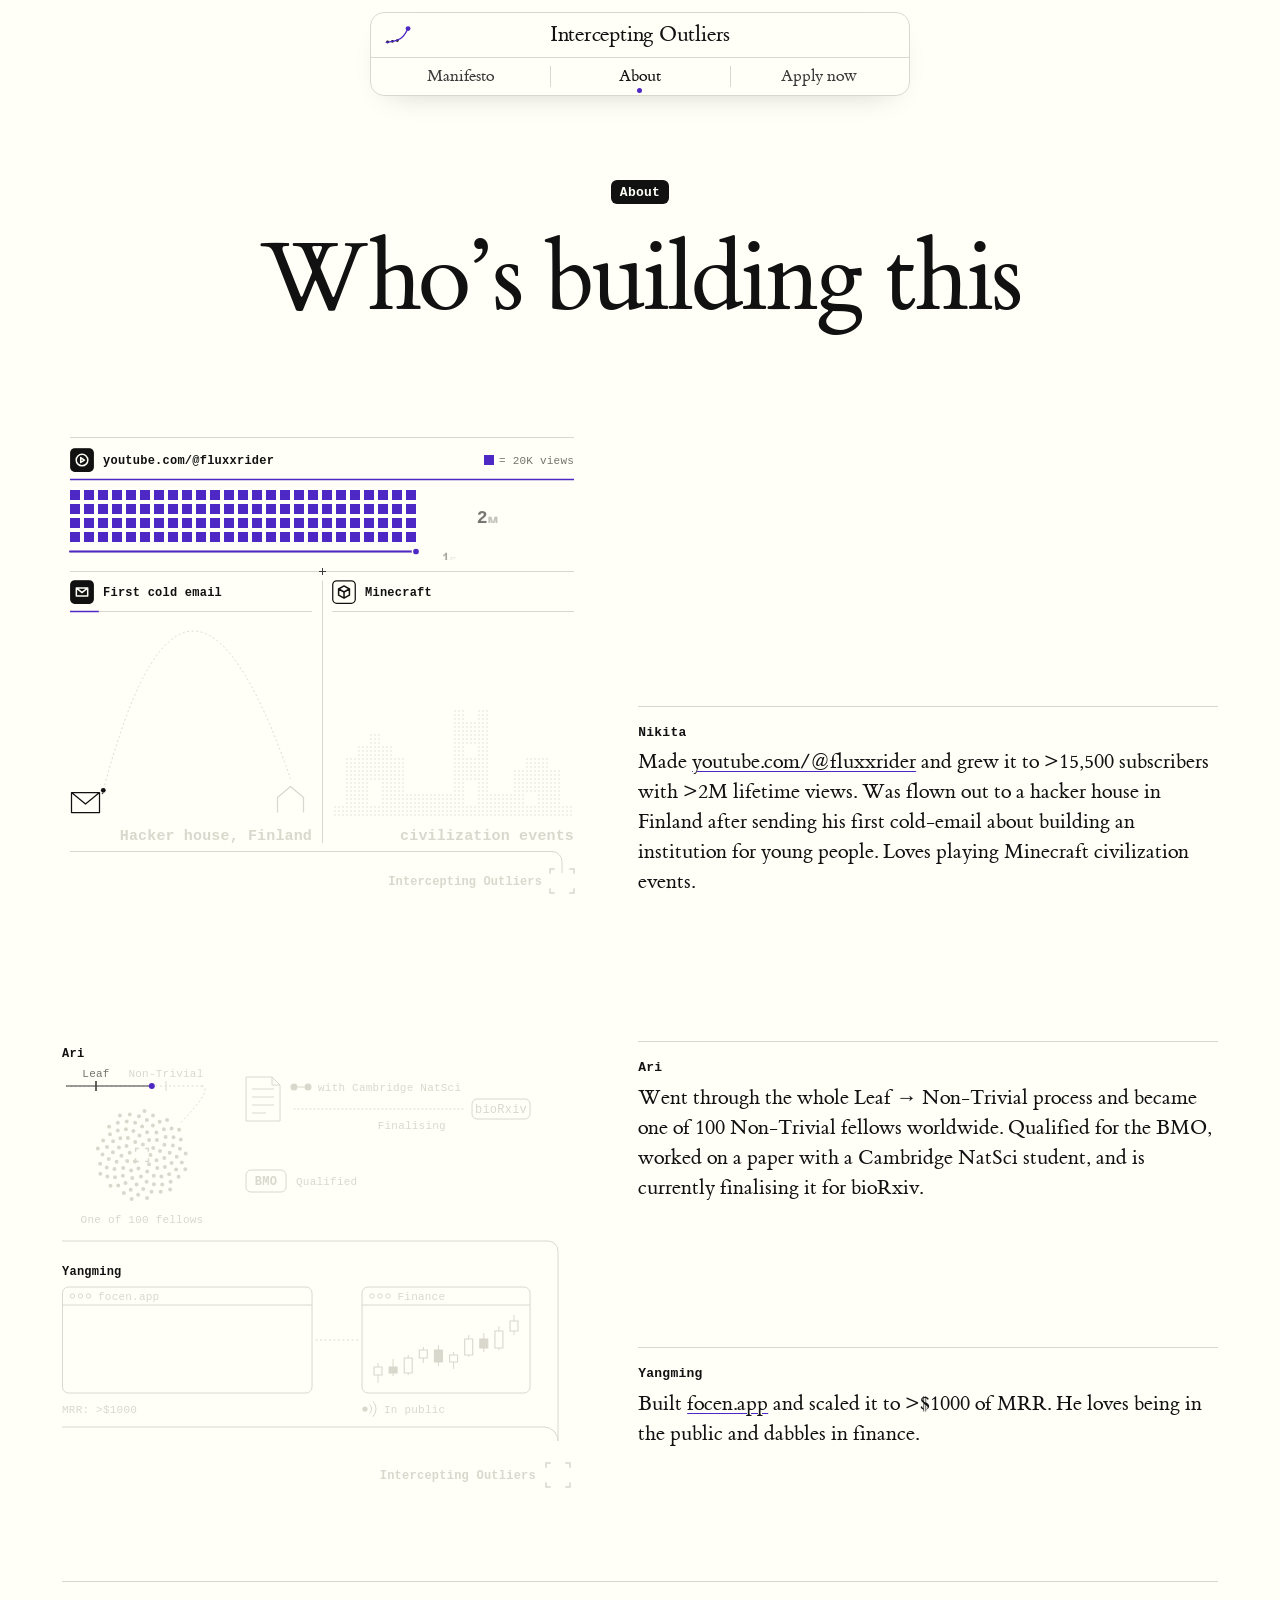
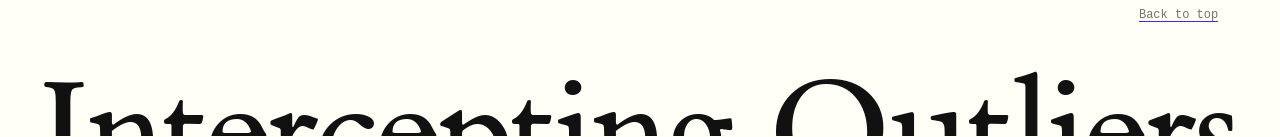
<file: about/index.html>
<!doctype html>
<html lang="en" class="no-js">
<head>
<meta charset="utf-8">
<meta name="viewport" content="width=device-width, initial-scale=1">
<title>About · Intercepting Outliers</title>
<meta name="description" content="Nikita, Ari and Yangming, the people building Intercepting Outliers.">
<meta name="theme-color" content="#fffff8">
<link rel="icon" href="data:,">
<link rel="preload" href="/fonts/et-book-roman.woff" as="font" type="font/woff" crossorigin>
<script>document.documentElement.className = 'js';</script>
<link rel="stylesheet" href="/site.css">
</head>
<body>
<a class="skip" href="#main">Skip to content</a>
<div class="nav" data-nav>
  <div class="nav-top">
    <a class="nav-mark" href="/" tabindex="-1" aria-hidden="true"><svg viewBox="0 0 30 24" aria-hidden="true"><circle class="m-dot" cx="3" cy="19.5" r="1.6"/><circle class="m-dot" cx="8.6" cy="18.7" r="1.6"/><circle class="m-dot" cx="14.2" cy="17.9" r="1.6"/><path class="m-line" d="M1.5 19.9C11 18.6 17.5 17.4 21.4 12.4S25.6 5.4 26.4 4.4"/><circle class="m-out" cx="26.6" cy="4" r="2.8"/></svg></a>
    <a class="nav-name" href="/">Intercepting Outliers</a>
    <button class="nav-more" type="button" aria-label="Pages" aria-expanded="false" aria-controls="nav-pages"><svg viewBox="0 0 12 8" aria-hidden="true"><path d="M1.5 1.5L6 6l4.5-4.5"/></svg></button>
  </div>
  <div class="nav-drawer" id="nav-pages">
  <nav class="nav-links" aria-label="Main">
    <a href="/manifesto/">Manifesto</a>
    <a href="/about/" aria-current="page">About</a>
    <a href="/apply/">Apply now</a>
  </nav>
  </div>
</div>
<main id="main" class="page">
<header class="page-head about-head">
  <p class="pill-ink">About</p>
  <h1 class="page-title" id="who-h">Who’s building this</h1>
</header>
<section id="who" aria-labelledby="who-h">
  <div class="scene">
    <div class="pin wrap cols">
      <figure class="fig" data-fig="builder" data-dur="3600" role="img" aria-label="Nikita. YouTube channel: over 15,500 subscribers, over 2M lifetime views. A first cold email, then a flight to a hacker house in Finland. Minecraft civilization events."><div class="io-host bake bake-d" aria-hidden="true"><svg viewBox="0 0 520 468" preserveAspectRatio="xMidYMid meet"><defs><clipPath id="bd1x0"><rect x="125" y="24" width="380" height="50.5"></rect></clipPath><clipPath id="bd1x1"><rect x="276.4" y="24" width="152" height="50.5"></rect></clipPath><linearGradient id="bd1x2"><stop offset="1" style="stop-color: var(--accent);"></stop><stop offset="1" style="stop-color: var(--accent);"></stop><stop offset="1" style="stop-color: var(--rule);"></stop></linearGradient><clipPath id="bd1x3"><rect x="100" y="45.5" width="175" height="6"></rect></clipPath><clipPath id="bd1x4"><rect x="420.9" y="155.4" width="93.1" height="26.1"></rect></clipPath><clipPath id="bd1x5"><rect x="389.1" y="201.6" width="124.9" height="17.4"></rect></clipPath><linearGradient id="bd1x6"><stop offset="1" style="stop-color: var(--ink);"></stop><stop offset="1" style="stop-color: var(--accent);"></stop><stop offset="1" style="stop-color: var(--rule);"></stop></linearGradient><linearGradient id="bd1x7"><stop offset="1" style="stop-color: var(--ink);"></stop><stop offset="1" style="stop-color: var(--accent);"></stop><stop offset="1" style="stop-color: var(--rule);"></stop></linearGradient><linearGradient id="bd1x8"><stop offset="1" style="stop-color: var(--ink);"></stop><stop offset="1" style="stop-color: var(--accent);"></stop><stop offset="1" style="stop-color: var(--rule);"></stop></linearGradient></defs><g class="b-grid"><path class="b-rule" d="M8 96.5H512M8 230.5H512m-251.5 9V414"></path><path class="b-reg" d="M257 230.5h7m-3.5-3.5v7"></path></g><g class="b-hd"><text class="b-mic" x="8" y="17" style="font-size:11px">Age</text><text class="b-num" x="52.5" y="73.5" text-anchor="middle" style="font-size:50px">15</text><path class="b-ret0" d="M-44.5-18.5v-13h13m63 0h13v13m0 37v13h-13m-63 0h-13v-13" transform="translate(52.5 56.5)"></path><g transform="translate(52.5 56.5)"><g class="b-ret" transform="scale(1)" opacity="1"><path d="M-44.5-18.5v-13h13m63 0h13v13m0 37v13h-13m-63 0h-13v-13"></path></g></g><path class="b-ax" d="M127 73.5H509M505 70l4 3.5-4 3.5"></path><path class="b-tick" d="M127 73.5v5m18.8-5V75m18.8-1.5v3m18.8-3V75m18.8-1.5v3m18.8-3V75m18.8-1.5v3m18.8-3V75m18.8-1.5v3m18.8-3V75M315 73.5v5m18.8-5V75m18.8-1.5v3m18.8-3V75m18.8-1.5v3m18.8-3V75m18.8-1.5v3m18.8-3V75m18.8-1.5v3m18.8-3V75M503 73.5v5"></path><text class="b-tk" x="127" y="88" text-anchor="middle" style="font-size:10px">10</text><text class="b-tk" x="315" y="88" text-anchor="middle" style="font-size:10px">15</text><text class="b-tk" x="503" y="88" text-anchor="middle" style="font-size:10px">20</text><path class="b-bandq" d="M277.4 72.5V25M427.8 72.5V25"></path><path class="b-brk0" d="M277.4 24V20.5H427.8V24"></path><path class="b-ht0" d="M130 30.9h0m4.4 0h0m4.4 0h0m4.4 0h0m4.4 0h0m4.4 0h0m4.4 0h0m4.4 0h0m4.4 0h0m4.4 0h0m4.4 0h0m4.4 0h0m4.4 0h0m4.4 0h0m4.4 0h0m4.4 0h0m4.4 0h0m4.4 0h0m4.4 0h0m4.4 0h0m4.4 0h0m4.4 0h0m4.4 0h0m4.4 0h0m4.4 0h0m4.4 0h0m4.4 0h0m4.4 0h0m4.4 0h0m4.4 0h0m4.4 0h0m4.4 0h0m4.4 0h0m4.4 0h0m154 0h0m4.4 0h0m4.4 0h0m4.4 0h0m4.4 0h0m4.4 0h0m4.4 0h0m4.4 0h0m4.4 0h0m4.4 0h0m4.4 0h0m4.4 0h0m4.4 0h0m4.4 0h0m4.4 0h0m4.4 0h0m4.4 0h0M130 35.3h0m4.4 0h0m4.4 0h0m4.4 0h0m4.4 0h0m4.4 0h0m4.4 0h0m4.4 0h0m4.4 0h0m4.4 0h0m4.4 0h0m4.4 0h0m4.4 0h0m4.4 0h0m4.4 0h0m4.4 0h0m4.4 0h0m4.4 0h0m4.4 0h0m4.4 0h0m4.4 0h0m4.4 0h0m4.4 0h0m4.4 0h0m4.4 0h0m4.4 0h0m4.4 0h0m4.4 0h0m4.4 0h0m4.4 0h0m4.4 0h0m4.4 0h0m4.4 0h0m4.4 0h0m154 0h0m4.4 0h0m4.4 0h0m4.4 0h0m4.4 0h0m4.4 0h0m4.4 0h0m4.4 0h0m4.4 0h0m4.4 0h0m4.4 0h0m4.4 0h0m4.4 0h0m4.4 0h0m4.4 0h0m4.4 0h0m4.4 0h0M130 39.7h0m4.4 0h0m4.4 0h0m4.4 0h0m4.4 0h0m4.4 0h0m4.4 0h0m4.4 0h0m4.4 0h0m4.4 0h0m4.4 0h0m4.4 0h0m4.4 0h0m4.4 0h0m4.4 0h0m4.4 0h0m4.4 0h0m4.4 0h0m4.4 0h0m4.4 0h0m4.4 0h0m4.4 0h0m4.4 0h0m4.4 0h0m4.4 0h0m4.4 0h0m4.4 0h0m4.4 0h0m4.4 0h0m4.4 0h0m4.4 0h0m4.4 0h0m4.4 0h0m4.4 0h0m154 0h0m4.4 0h0m4.4 0h0m4.4 0h0m4.4 0h0m4.4 0h0m4.4 0h0m4.4 0h0m4.4 0h0m4.4 0h0m4.4 0h0m4.4 0h0m4.4 0h0m4.4 0h0m4.4 0h0m4.4 0h0m4.4 0h0M130 44.1h0m4.4 0h0m4.4 0h0m4.4 0h0m4.4 0h0m4.4 0h0m4.4 0h0m4.4 0h0m4.4 0h0m4.4 0h0m4.4 0h0m4.4 0h0m4.4 0h0m4.4 0h0m4.4 0h0m4.4 0h0m4.4 0h0m4.4 0h0m4.4 0h0m4.4 0h0m4.4 0h0m4.4 0h0m4.4 0h0m4.4 0h0m4.4 0h0m4.4 0h0m4.4 0h0m4.4 0h0m4.4 0h0m4.4 0h0m4.4 0h0m4.4 0h0m4.4 0h0m4.4 0h0m154 0h0m4.4 0h0m4.4 0h0m4.4 0h0m4.4 0h0m4.4 0h0m4.4 0h0m4.4 0h0m4.4 0h0m4.4 0h0m4.4 0h0m4.4 0h0m4.4 0h0m4.4 0h0m4.4 0h0m4.4 0h0m4.4 0h0m-70.4 4.4h0m4.4 0h0m4.4 0h0m4.4 0h0m4.4 0h0m4.4 0h0m4.4 0h0m4.4 0h0m4.4 0h0m4.4 0h0m4.4 0h0m4.4 0h0m4.4 0h0m4.4 0h0m4.4 0h0m4.4 0h0m4.4 0h0M130 52.9h0m4.4 0h0m4.4 0h0m4.4 0h0m4.4 0h0m4.4 0h0m4.4 0h0m4.4 0h0m4.4 0h0m4.4 0h0m4.4 0h0m4.4 0h0m4.4 0h0m4.4 0h0m4.4 0h0m4.4 0h0m4.4 0h0m4.4 0h0m4.4 0h0m4.4 0h0m4.4 0h0m4.4 0h0m4.4 0h0m4.4 0h0m4.4 0h0m4.4 0h0m4.4 0h0m4.4 0h0m4.4 0h0m4.4 0h0m4.4 0h0m4.4 0h0m4.4 0h0m4.4 0h0m154 0h0m4.4 0h0m4.4 0h0m4.4 0h0m4.4 0h0m4.4 0h0m4.4 0h0m4.4 0h0m4.4 0h0m4.4 0h0m4.4 0h0m4.4 0h0m4.4 0h0m4.4 0h0m4.4 0h0m4.4 0h0m4.4 0h0M130 57.3h0m4.4 0h0m4.4 0h0m4.4 0h0m4.4 0h0m4.4 0h0m4.4 0h0m4.4 0h0m4.4 0h0m4.4 0h0m4.4 0h0m4.4 0h0m4.4 0h0m4.4 0h0m4.4 0h0m4.4 0h0m4.4 0h0m4.4 0h0m4.4 0h0m4.4 0h0m4.4 0h0m4.4 0h0m4.4 0h0m4.4 0h0m4.4 0h0m4.4 0h0m4.4 0h0m4.4 0h0m4.4 0h0m4.4 0h0m4.4 0h0m4.4 0h0m4.4 0h0m4.4 0h0m154 0h0m4.4 0h0m4.4 0h0m4.4 0h0m4.4 0h0m4.4 0h0m4.4 0h0m4.4 0h0m4.4 0h0m4.4 0h0m4.4 0h0m4.4 0h0m4.4 0h0m4.4 0h0m4.4 0h0m4.4 0h0m4.4 0h0M130 61.7h0m4.4 0h0m4.4 0h0m4.4 0h0m4.4 0h0m4.4 0h0m4.4 0h0m4.4 0h0m4.4 0h0m4.4 0h0m4.4 0h0m4.4 0h0m4.4 0h0m4.4 0h0m4.4 0h0m4.4 0h0m4.4 0h0m4.4 0h0m4.4 0h0m4.4 0h0m4.4 0h0m4.4 0h0m4.4 0h0m4.4 0h0m4.4 0h0m4.4 0h0m4.4 0h0m4.4 0h0m4.4 0h0m4.4 0h0m4.4 0h0m4.4 0h0m4.4 0h0m4.4 0h0m154 0h0m4.4 0h0m4.4 0h0m4.4 0h0m4.4 0h0m4.4 0h0m4.4 0h0m4.4 0h0m4.4 0h0m4.4 0h0m4.4 0h0m4.4 0h0m4.4 0h0m4.4 0h0m4.4 0h0m4.4 0h0m4.4 0h0M130 66.1h0m4.4 0h0m4.4 0h0m4.4 0h0m4.4 0h0m4.4 0h0m4.4 0h0m4.4 0h0m4.4 0h0m4.4 0h0m4.4 0h0m4.4 0h0m4.4 0h0m4.4 0h0m4.4 0h0m4.4 0h0m4.4 0h0m4.4 0h0m4.4 0h0m4.4 0h0m4.4 0h0m4.4 0h0m4.4 0h0m4.4 0h0m4.4 0h0m4.4 0h0m4.4 0h0m4.4 0h0m4.4 0h0m4.4 0h0m4.4 0h0m4.4 0h0m4.4 0h0m4.4 0h0m154 0h0m4.4 0h0m4.4 0h0m4.4 0h0m4.4 0h0m4.4 0h0m4.4 0h0m4.4 0h0m4.4 0h0m4.4 0h0m4.4 0h0m4.4 0h0m4.4 0h0m4.4 0h0m4.4 0h0m4.4 0h0m4.4 0h0" clip-path="url(#bd1x0)" style="stroke-width: 1.15;"></path><path class="b-ht" d="M279 30.9a.6.6 0 1 0 1.2 0 .6.6 0 1 0-1.2 0m4.4 0a.6.6 0 1 0 1.2 0 .6.6 0 1 0-1.2 0m4.3 0a.7.7 0 1 0 1.4 0 .7.7 0 1 0-1.4 0m4.4 0a.7.7 0 1 0 1.4 0 .7.7 0 1 0-1.4 0m4.4 0a.7.7 0 1 0 1.4 0 .7.7 0 1 0-1.4 0m4.3 0a.8.8 0 1 0 1.6 0 .8.8 0 1 0-1.6 0m4.4 0a.8.8 0 1 0 1.6 0 .8.8 0 1 0-1.6 0m4.4 0a.8.8 0 1 0 1.6 0 .8.8 0 1 0-1.6 0m4.4 0a.8.8 0 1 0 1.6 0 .8.8 0 1 0-1.6 0m4.4 0a.8.8 0 1 0 1.6 0 .8.8 0 1 0-1.6 0m4.4 0a.8.8 0 1 0 1.6 0 .8.8 0 1 0-1.6 0m4.4 0a.8.8 0 1 0 1.6 0 .8.8 0 1 0-1.6 0m4.4 0a.8.8 0 1 0 1.6 0 .8.8 0 1 0-1.6 0m4.4 0a.8.8 0 1 0 1.6 0 .8.8 0 1 0-1.6 0m4.4 0a.8.8 0 1 0 1.6 0 .8.8 0 1 0-1.6 0m4.4 0a.8.8 0 1 0 1.6 0 .8.8 0 1 0-1.6 0m4.4 0a.8.8 0 1 0 1.6 0 .8.8 0 1 0-1.6 0m4.4 0a.8.8 0 1 0 1.6 0 .8.8 0 1 0-1.6 0m4.4 0a.8.8 0 1 0 1.6 0 .8.8 0 1 0-1.6 0m4.4 0a.8.8 0 1 0 1.6 0 .8.8 0 1 0-1.6 0m4.4 0a.8.8 0 1 0 1.6 0 .8.8 0 1 0-1.6 0m4.4 0a.8.8 0 1 0 1.6 0 .8.8 0 1 0-1.6 0m4.4 0a.8.8 0 1 0 1.6 0 .8.8 0 1 0-1.6 0m4.4 0a.8.8 0 1 0 1.6 0 .8.8 0 1 0-1.6 0m4.4 0a.8.8 0 1 0 1.6 0 .8.8 0 1 0-1.6 0m4.4 0a.8.8 0 1 0 1.6 0 .8.8 0 1 0-1.6 0m4.4 0a.8.8 0 1 0 1.6 0 .8.8 0 1 0-1.6 0m4.4 0a.8.8 0 1 0 1.6 0 .8.8 0 1 0-1.6 0m4.4 0a.8.8 0 1 0 1.6 0 .8.8 0 1 0-1.6 0m4.5 0a.7.7 0 1 0 1.4 0 .7.7 0 1 0-1.4 0m4.4 0a.7.7 0 1 0 1.4 0 .7.7 0 1 0-1.4 0m4.4 0a.7.7 0 1 0 1.4 0 .7.7 0 1 0-1.4 0m4.5 0a.6.6 0 1 0 1.2 0 .6.6 0 1 0-1.2 0m4.4 0a.6.6 0 1 0 1.2 0 .6.6 0 1 0-1.2 0M279 35.3a.6.6 0 1 0 1.2 0 .6.6 0 1 0-1.2 0m4.3 0a.7.7 0 1 0 1.4 0 .7.7 0 1 0-1.4 0m4.3 0a.8.8 0 1 0 1.6 0 .8.8 0 1 0-1.6 0m4.4 0a.8.8 0 1 0 1.6 0 .8.8 0 1 0-1.6 0m4.4 0a.8.8 0 1 0 1.6 0 .8.8 0 1 0-1.6 0m4.3 0a.9.9 0 1 0 1.8 0 .9.9 0 1 0-1.8 0m4.4 0a.9.9 0 1 0 1.8 0 .9.9 0 1 0-1.8 0m4.4 0a.9.9 0 1 0 1.8 0 .9.9 0 1 0-1.8 0m4.4 0a.9.9 0 1 0 1.8 0 .9.9 0 1 0-1.8 0m4.4 0a.9.9 0 1 0 1.8 0 .9.9 0 1 0-1.8 0m4.4 0a.9.9 0 1 0 1.8 0 .9.9 0 1 0-1.8 0m4.4 0a.9.9 0 1 0 1.8 0 .9.9 0 1 0-1.8 0m4.4 0a.9.9 0 1 0 1.8 0 .9.9 0 1 0-1.8 0m4.4 0a.9.9 0 1 0 1.8 0 .9.9 0 1 0-1.8 0m4.4 0a.9.9 0 1 0 1.8 0 .9.9 0 1 0-1.8 0m4.4 0a.9.9 0 1 0 1.8 0 .9.9 0 1 0-1.8 0m4.4 0a.9.9 0 1 0 1.8 0 .9.9 0 1 0-1.8 0m4.4 0a.9.9 0 1 0 1.8 0 .9.9 0 1 0-1.8 0m4.4 0a.9.9 0 1 0 1.8 0 .9.9 0 1 0-1.8 0m4.4 0a.9.9 0 1 0 1.8 0 .9.9 0 1 0-1.8 0m4.4 0a.9.9 0 1 0 1.8 0 .9.9 0 1 0-1.8 0m4.4 0a.9.9 0 1 0 1.8 0 .9.9 0 1 0-1.8 0m4.4 0a.9.9 0 1 0 1.8 0 .9.9 0 1 0-1.8 0m4.4 0a.9.9 0 1 0 1.8 0 .9.9 0 1 0-1.8 0m4.4 0a.9.9 0 1 0 1.8 0 .9.9 0 1 0-1.8 0m4.4 0a.9.9 0 1 0 1.8 0 .9.9 0 1 0-1.8 0m4.4 0a.9.9 0 1 0 1.8 0 .9.9 0 1 0-1.8 0m4.4 0a.9.9 0 1 0 1.8 0 .9.9 0 1 0-1.8 0m4.4 0a.9.9 0 1 0 1.8 0 .9.9 0 1 0-1.8 0m4.5 0a.8.8 0 1 0 1.6 0 .8.8 0 1 0-1.6 0m4.4 0a.8.8 0 1 0 1.6 0 .8.8 0 1 0-1.6 0m4.4 0a.8.8 0 1 0 1.6 0 .8.8 0 1 0-1.6 0m4.5 0a.7.7 0 1 0 1.4 0 .7.7 0 1 0-1.4 0m4.5 0a.6.6 0 1 0 1.2 0 .6.6 0 1 0-1.2 0M278.9 39.7a.7.7 0 1 0 1.4 0 .7.7 0 1 0-1.4 0m4.3 0a.8.8 0 1 0 1.6 0 .8.8 0 1 0-1.6 0m4.3 0a.9.9 0 1 0 1.8 0 .9.9 0 1 0-1.8 0m4.4 0a.9.9 0 1 0 1.8 0 .9.9 0 1 0-1.8 0m4.4 0a.9.9 0 1 0 1.8 0 .9.9 0 1 0-1.8 0m4.3 0a1 1 0 1 0 2 0 1 1 0 1 0-2 0m4.4 0a1 1 0 1 0 2 0 1 1 0 1 0-2 0m4.4 0a1 1 0 1 0 2 0 1 1 0 1 0-2 0m4.4 0a1 1 0 1 0 2 0 1 1 0 1 0-2 0m4.4 0a1 1 0 1 0 2 0 1 1 0 1 0-2 0m4.4 0a1 1 0 1 0 2 0 1 1 0 1 0-2 0m4.4 0a1 1 0 1 0 2 0 1 1 0 1 0-2 0m4.4 0a1 1 0 1 0 2 0 1 1 0 1 0-2 0m4.4 0a1 1 0 1 0 2 0 1 1 0 1 0-2 0m4.4 0a1 1 0 1 0 2 0 1 1 0 1 0-2 0m4.4 0a1 1 0 1 0 2 0 1 1 0 1 0-2 0m4.4 0a1 1 0 1 0 2 0 1 1 0 1 0-2 0m4.4 0a1 1 0 1 0 2 0 1 1 0 1 0-2 0m4.4 0a1 1 0 1 0 2 0 1 1 0 1 0-2 0m4.4 0a1 1 0 1 0 2 0 1 1 0 1 0-2 0m4.4 0a1 1 0 1 0 2 0 1 1 0 1 0-2 0m4.4 0a1 1 0 1 0 2 0 1 1 0 1 0-2 0m4.4 0a1 1 0 1 0 2 0 1 1 0 1 0-2 0m4.4 0a1 1 0 1 0 2 0 1 1 0 1 0-2 0m4.4 0a1 1 0 1 0 2 0 1 1 0 1 0-2 0m4.4 0a1 1 0 1 0 2 0 1 1 0 1 0-2 0m4.4 0a1 1 0 1 0 2 0 1 1 0 1 0-2 0m4.4 0a1 1 0 1 0 2 0 1 1 0 1 0-2 0m4.4 0a1 1 0 1 0 2 0 1 1 0 1 0-2 0m4.4 0a1 1 0 1 0 2 0 1 1 0 1 0-2 0m4.5 0a.9.9 0 1 0 1.8 0 .9.9 0 1 0-1.8 0m4.4 0a.9.9 0 1 0 1.8 0 .9.9 0 1 0-1.8 0m4.5 0a.8.8 0 1 0 1.6 0 .8.8 0 1 0-1.6 0m4.5 0a.7.7 0 1 0 1.4 0 .7.7 0 1 0-1.4 0M278.8 44.1a.8.8 0 1 0 1.6 0 .8.8 0 1 0-1.6 0m4.3 0a.9.9 0 1 0 1.8 0 .9.9 0 1 0-1.8 0m4.3 0a1 1 0 1 0 2 0 1 1 0 1 0-2 0m4.4 0a1 1 0 1 0 2 0 1 1 0 1 0-2 0m4.3 0a1.1 1.1 0 1 0 2.2 0 1.1 1.1 0 1 0-2.2 0m4.4 0a1.1 1.1 0 1 0 2.2 0 1.1 1.1 0 1 0-2.2 0m4.4 0a1.1 1.1 0 1 0 2.2 0 1.1 1.1 0 1 0-2.2 0m4.4 0a1.1 1.1 0 1 0 2.2 0 1.1 1.1 0 1 0-2.2 0m4.4 0a1.1 1.1 0 1 0 2.2 0 1.1 1.1 0 1 0-2.2 0m4.4 0a1.1 1.1 0 1 0 2.2 0 1.1 1.1 0 1 0-2.2 0m4.4 0a1.1 1.1 0 1 0 2.2 0 1.1 1.1 0 1 0-2.2 0m4.4 0a1.1 1.1 0 1 0 2.2 0 1.1 1.1 0 1 0-2.2 0m4.4 0a1.1 1.1 0 1 0 2.2 0 1.1 1.1 0 1 0-2.2 0m4.4 0a1.1 1.1 0 1 0 2.2 0 1.1 1.1 0 1 0-2.2 0m4.4 0a1.1 1.1 0 1 0 2.2 0 1.1 1.1 0 1 0-2.2 0m4.4 0a1.1 1.1 0 1 0 2.2 0 1.1 1.1 0 1 0-2.2 0m4.4 0a1.1 1.1 0 1 0 2.2 0 1.1 1.1 0 1 0-2.2 0m4.4 0a1.1 1.1 0 1 0 2.2 0 1.1 1.1 0 1 0-2.2 0m4.4 0a1.1 1.1 0 1 0 2.2 0 1.1 1.1 0 1 0-2.2 0m4.4 0a1.1 1.1 0 1 0 2.2 0 1.1 1.1 0 1 0-2.2 0m4.4 0a1.1 1.1 0 1 0 2.2 0 1.1 1.1 0 1 0-2.2 0m4.4 0a1.1 1.1 0 1 0 2.2 0 1.1 1.1 0 1 0-2.2 0m4.4 0a1.1 1.1 0 1 0 2.2 0 1.1 1.1 0 1 0-2.2 0m4.4 0a1.1 1.1 0 1 0 2.2 0 1.1 1.1 0 1 0-2.2 0m4.4 0a1.1 1.1 0 1 0 2.2 0 1.1 1.1 0 1 0-2.2 0m4.4 0a1.1 1.1 0 1 0 2.2 0 1.1 1.1 0 1 0-2.2 0m4.4 0a1.1 1.1 0 1 0 2.2 0 1.1 1.1 0 1 0-2.2 0m4.4 0a1.1 1.1 0 1 0 2.2 0 1.1 1.1 0 1 0-2.2 0m4.4 0a1.1 1.1 0 1 0 2.2 0 1.1 1.1 0 1 0-2.2 0m4.4 0a1.1 1.1 0 1 0 2.2 0 1.1 1.1 0 1 0-2.2 0m4.5 0a1 1 0 1 0 2 0 1 1 0 1 0-2 0m4.4 0a1 1 0 1 0 2 0 1 1 0 1 0-2 0m4.5 0a.9.9 0 1 0 1.8 0 .9.9 0 1 0-1.8 0m4.5 0a.8.8 0 1 0 1.6 0 .8.8 0 1 0-1.6 0M309.1 48.5a1.3 1.3 0 1 0 2.6 0 1.3 1.3 0 1 0-2.6 0m4.4 0a1.3 1.3 0 1 0 2.6 0 1.3 1.3 0 1 0-2.6 0m4.4 0a1.3 1.3 0 1 0 2.6 0 1.3 1.3 0 1 0-2.6 0m4.4 0a1.3 1.3 0 1 0 2.6 0 1.3 1.3 0 1 0-2.6 0m4.4 0a1.3 1.3 0 1 0 2.6 0 1.3 1.3 0 1 0-2.6 0m4.4 0a1.3 1.3 0 1 0 2.6 0 1.3 1.3 0 1 0-2.6 0m4.4 0a1.3 1.3 0 1 0 2.6 0 1.3 1.3 0 1 0-2.6 0m4.4 0a1.3 1.3 0 1 0 2.6 0 1.3 1.3 0 1 0-2.6 0m4.4 0a1.3 1.3 0 1 0 2.6 0 1.3 1.3 0 1 0-2.6 0m4.4 0a1.3 1.3 0 1 0 2.6 0 1.3 1.3 0 1 0-2.6 0m4.4 0a1.3 1.3 0 1 0 2.6 0 1.3 1.3 0 1 0-2.6 0m4.4 0a1.3 1.3 0 1 0 2.6 0 1.3 1.3 0 1 0-2.6 0m4.4 0a1.3 1.3 0 1 0 2.6 0 1.3 1.3 0 1 0-2.6 0m4.4 0a1.3 1.3 0 1 0 2.6 0 1.3 1.3 0 1 0-2.6 0m4.4 0a1.3 1.3 0 1 0 2.6 0 1.3 1.3 0 1 0-2.6 0m4.4 0a1.3 1.3 0 1 0 2.6 0 1.3 1.3 0 1 0-2.6 0m4.4 0a1.3 1.3 0 1 0 2.6 0 1.3 1.3 0 1 0-2.6 0m4.4 0a1.3 1.3 0 1 0 2.6 0 1.3 1.3 0 1 0-2.6 0m4.4 0a1.3 1.3 0 1 0 2.6 0 1.3 1.3 0 1 0-2.6 0m4.4 0a1.3 1.3 0 1 0 2.6 0 1.3 1.3 0 1 0-2.6 0m4.4 0a1.3 1.3 0 1 0 2.6 0 1.3 1.3 0 1 0-2.6 0m4.5 0a1.2 1.2 0 1 0 2.4 0 1.2 1.2 0 1 0-2.4 0m4.4 0a1.2 1.2 0 1 0 2.4 0 1.2 1.2 0 1 0-2.4 0m4.4 0a1.2 1.2 0 1 0 2.4 0 1.2 1.2 0 1 0-2.4 0m4.5 0a1.1 1.1 0 1 0 2.2 0 1.1 1.1 0 1 0-2.2 0m4.5 0a1 1 0 1 0 2 0 1 1 0 1 0-2 0m4.5 0a.9.9 0 1 0 1.8 0 .9.9 0 1 0-1.8 0M278.6 52.9a1 1 0 1 0 2 0 1 1 0 1 0-2 0m4.3 0a1.1 1.1 0 1 0 2.2 0 1.1 1.1 0 1 0-2.2 0m4.3 0a1.2 1.2 0 1 0 2.4 0 1.2 1.2 0 1 0-2.4 0m4.3 0a1.3 1.3 0 1 0 2.6 0 1.3 1.3 0 1 0-2.6 0m4.3 0a1.4 1.4 0 1 0 2.8 0 1.4 1.4 0 1 0-2.8 0m4.4 0a1.4 1.4 0 1 0 2.8 0 1.4 1.4 0 1 0-2.8 0m4.4 0a1.4 1.4 0 1 0 2.8 0 1.4 1.4 0 1 0-2.8 0m4.4 0a1.4 1.4 0 1 0 2.8 0 1.4 1.4 0 1 0-2.8 0m8.8 0a1.4 1.4 0 1 0 2.8 0 1.4 1.4 0 1 0-2.8 0m4.4 0a1.4 1.4 0 1 0 2.8 0 1.4 1.4 0 1 0-2.8 0m4.4 0a1.4 1.4 0 1 0 2.8 0 1.4 1.4 0 1 0-2.8 0m4.4 0a1.4 1.4 0 1 0 2.8 0 1.4 1.4 0 1 0-2.8 0m4.4 0a1.4 1.4 0 1 0 2.8 0 1.4 1.4 0 1 0-2.8 0m4.4 0a1.4 1.4 0 1 0 2.8 0 1.4 1.4 0 1 0-2.8 0m4.4 0a1.4 1.4 0 1 0 2.8 0 1.4 1.4 0 1 0-2.8 0m4.4 0a1.4 1.4 0 1 0 2.8 0 1.4 1.4 0 1 0-2.8 0m4.4 0a1.4 1.4 0 1 0 2.8 0 1.4 1.4 0 1 0-2.8 0m4.4 0a1.4 1.4 0 1 0 2.8 0 1.4 1.4 0 1 0-2.8 0m4.4 0a1.4 1.4 0 1 0 2.8 0 1.4 1.4 0 1 0-2.8 0m4.4 0a1.4 1.4 0 1 0 2.8 0 1.4 1.4 0 1 0-2.8 0m4.4 0a1.4 1.4 0 1 0 2.8 0 1.4 1.4 0 1 0-2.8 0m4.4 0a1.4 1.4 0 1 0 2.8 0 1.4 1.4 0 1 0-2.8 0m4.4 0a1.4 1.4 0 1 0 2.8 0 1.4 1.4 0 1 0-2.8 0m4.4 0a1.4 1.4 0 1 0 2.8 0 1.4 1.4 0 1 0-2.8 0m4.4 0a1.4 1.4 0 1 0 2.8 0 1.4 1.4 0 1 0-2.8 0m4.4 0a1.4 1.4 0 1 0 2.8 0 1.4 1.4 0 1 0-2.8 0m4.4 0a1.4 1.4 0 1 0 2.8 0 1.4 1.4 0 1 0-2.8 0m4.4 0a1.4 1.4 0 1 0 2.8 0 1.4 1.4 0 1 0-2.8 0m4.4 0a1.4 1.4 0 1 0 2.8 0 1.4 1.4 0 1 0-2.8 0m4.5 0a1.3 1.3 0 1 0 2.6 0 1.3 1.3 0 1 0-2.6 0m4.4 0a1.3 1.3 0 1 0 2.6 0 1.3 1.3 0 1 0-2.6 0m4.5 0a1.2 1.2 0 1 0 2.4 0 1.2 1.2 0 1 0-2.4 0m4.6 0a1 1 0 1 0 2 0 1 1 0 1 0-2 0M278.5 57.3a1.1 1.1 0 1 0 2.2 0 1.1 1.1 0 1 0-2.2 0m4.2 0a1.3 1.3 0 1 0 2.6 0 1.3 1.3 0 1 0-2.6 0m4.3 0a1.4 1.4 0 1 0 2.8 0 1.4 1.4 0 1 0-2.8 0m4.3 0a1.5 1.5 0 1 0 3 0 1.5 1.5 0 1 0-3 0m4.4 0a1.5 1.5 0 1 0 3 0 1.5 1.5 0 1 0-3 0m4.4 0a1.5 1.5 0 1 0 3 0 1.5 1.5 0 1 0-3 0m4.3 0a1.6 1.6 0 1 0 3.2 0 1.6 1.6 0 1 0-3.2 0m4.4 0a1.6 1.6 0 1 0 3.2 0 1.6 1.6 0 1 0-3.2 0m8.8 0a1.6 1.6 0 1 0 3.2 0 1.6 1.6 0 1 0-3.2 0m4.4 0a1.6 1.6 0 1 0 3.2 0 1.6 1.6 0 1 0-3.2 0m4.4 0a1.6 1.6 0 1 0 3.2 0 1.6 1.6 0 1 0-3.2 0m4.4 0a1.6 1.6 0 1 0 3.2 0 1.6 1.6 0 1 0-3.2 0m4.4 0a1.6 1.6 0 1 0 3.2 0 1.6 1.6 0 1 0-3.2 0m4.4 0a1.6 1.6 0 1 0 3.2 0 1.6 1.6 0 1 0-3.2 0m4.4 0a1.6 1.6 0 1 0 3.2 0 1.6 1.6 0 1 0-3.2 0m4.4 0a1.6 1.6 0 1 0 3.2 0 1.6 1.6 0 1 0-3.2 0m4.4 0a1.6 1.6 0 1 0 3.2 0 1.6 1.6 0 1 0-3.2 0m4.4 0a1.6 1.6 0 1 0 3.2 0 1.6 1.6 0 1 0-3.2 0m4.4 0a1.6 1.6 0 1 0 3.2 0 1.6 1.6 0 1 0-3.2 0m4.4 0a1.6 1.6 0 1 0 3.2 0 1.6 1.6 0 1 0-3.2 0m4.4 0a1.6 1.6 0 1 0 3.2 0 1.6 1.6 0 1 0-3.2 0m4.4 0a1.6 1.6 0 1 0 3.2 0 1.6 1.6 0 1 0-3.2 0m4.4 0a1.6 1.6 0 1 0 3.2 0 1.6 1.6 0 1 0-3.2 0m4.4 0a1.6 1.6 0 1 0 3.2 0 1.6 1.6 0 1 0-3.2 0m4.4 0a1.6 1.6 0 1 0 3.2 0 1.6 1.6 0 1 0-3.2 0m4.4 0a1.6 1.6 0 1 0 3.2 0 1.6 1.6 0 1 0-3.2 0m4.4 0a1.6 1.6 0 1 0 3.2 0 1.6 1.6 0 1 0-3.2 0m4.4 0a1.6 1.6 0 1 0 3.2 0 1.6 1.6 0 1 0-3.2 0m4.5 0a1.5 1.5 0 1 0 3 0 1.5 1.5 0 1 0-3 0m4.4 0a1.5 1.5 0 1 0 3 0 1.5 1.5 0 1 0-3 0m4.5 0a1.4 1.4 0 1 0 2.8 0 1.4 1.4 0 1 0-2.8 0m4.5 0a1.3 1.3 0 1 0 2.6 0 1.3 1.3 0 1 0-2.6 0m4.5 0a1.2 1.2 0 1 0 2.4 0 1.2 1.2 0 1 0-2.4 0M278.3 61.7a1.3 1.3 0 1 0 2.6 0 1.3 1.3 0 1 0-2.6 0m4.3 0a1.4 1.4 0 1 0 2.8 0 1.4 1.4 0 1 0-2.8 0m4.3 0a1.5 1.5 0 1 0 3 0 1.5 1.5 0 1 0-3 0m4.3 0a1.6 1.6 0 1 0 3.2 0 1.6 1.6 0 1 0-3.2 0m4.3 0a1.7 1.7 0 1 0 3.4 0 1.7 1.7 0 1 0-3.4 0m4.4 0a1.7 1.7 0 1 0 3.4 0 1.7 1.7 0 1 0-3.4 0m4.4 0a1.7 1.7 0 1 0 3.4 0 1.7 1.7 0 1 0-3.4 0m4.3 0a1.8 1.8 0 1 0 3.6 0 1.8 1.8 0 1 0-3.6 0m8.8 0a1.8 1.8 0 1 0 3.6 0 1.8 1.8 0 1 0-3.6 0m4.4 0a1.8 1.8 0 1 0 3.6 0 1.8 1.8 0 1 0-3.6 0m4.4 0a1.8 1.8 0 1 0 3.6 0 1.8 1.8 0 1 0-3.6 0m4.4 0a1.8 1.8 0 1 0 3.6 0 1.8 1.8 0 1 0-3.6 0m4.4 0a1.8 1.8 0 1 0 3.6 0 1.8 1.8 0 1 0-3.6 0m4.4 0a1.8 1.8 0 1 0 3.6 0 1.8 1.8 0 1 0-3.6 0m4.4 0a1.8 1.8 0 1 0 3.6 0 1.8 1.8 0 1 0-3.6 0m4.4 0a1.8 1.8 0 1 0 3.6 0 1.8 1.8 0 1 0-3.6 0m4.4 0a1.8 1.8 0 1 0 3.6 0 1.8 1.8 0 1 0-3.6 0m4.4 0a1.8 1.8 0 1 0 3.6 0 1.8 1.8 0 1 0-3.6 0m4.4 0a1.8 1.8 0 1 0 3.6 0 1.8 1.8 0 1 0-3.6 0m4.4 0a1.8 1.8 0 1 0 3.6 0 1.8 1.8 0 1 0-3.6 0m4.4 0a1.8 1.8 0 1 0 3.6 0 1.8 1.8 0 1 0-3.6 0m4.4 0a1.8 1.8 0 1 0 3.6 0 1.8 1.8 0 1 0-3.6 0m4.4 0a1.8 1.8 0 1 0 3.6 0 1.8 1.8 0 1 0-3.6 0m4.4 0a1.8 1.8 0 1 0 3.6 0 1.8 1.8 0 1 0-3.6 0m4.4 0a1.8 1.8 0 1 0 3.6 0 1.8 1.8 0 1 0-3.6 0m4.4 0a1.8 1.8 0 1 0 3.6 0 1.8 1.8 0 1 0-3.6 0m4.5 0a1.7 1.7 0 1 0 3.4 0 1.7 1.7 0 1 0-3.4 0m4.4 0a1.7 1.7 0 1 0 3.4 0 1.7 1.7 0 1 0-3.4 0m4.4 0a1.7 1.7 0 1 0 3.4 0 1.7 1.7 0 1 0-3.4 0m4.5 0a1.6 1.6 0 1 0 3.2 0 1.6 1.6 0 1 0-3.2 0m4.4 0a1.6 1.6 0 1 0 3.2 0 1.6 1.6 0 1 0-3.2 0m4.6 0a1.4 1.4 0 1 0 2.8 0 1.4 1.4 0 1 0-2.8 0m4.5 0a1.3 1.3 0 1 0 2.6 0 1.3 1.3 0 1 0-2.6 0M278.2 66.1a1.4 1.4 0 1 0 2.8 0 1.4 1.4 0 1 0-2.8 0m4.2 0a1.6 1.6 0 1 0 3.2 0 1.6 1.6 0 1 0-3.2 0m4.3 0a1.7 1.7 0 1 0 3.4 0 1.7 1.7 0 1 0-3.4 0m4.3 0a1.8 1.8 0 1 0 3.6 0 1.8 1.8 0 1 0-3.6 0m4.3 0a1.9 1.9 0 1 0 3.8 0 1.9 1.9 0 1 0-3.8 0m4.4 0a1.9 1.9 0 1 0 3.8 0 1.9 1.9 0 1 0-3.8 0m4.4 0a1.9 1.9 0 1 0 3.8 0 1.9 1.9 0 1 0-3.8 0m4.4 0a1.9 1.9 0 1 0 3.8 0 1.9 1.9 0 1 0-3.8 0m8.7 0a2 2 0 1 0 4 0 2 2 0 1 0-4 0m4.4 0a2 2 0 1 0 4 0 2 2 0 1 0-4 0m4.4 0a2 2 0 1 0 4 0 2 2 0 1 0-4 0m4.4 0a2 2 0 1 0 4 0 2 2 0 1 0-4 0m4.4 0a2 2 0 1 0 4 0 2 2 0 1 0-4 0m4.4 0a2 2 0 1 0 4 0 2 2 0 1 0-4 0m4.4 0a2 2 0 1 0 4 0 2 2 0 1 0-4 0m4.4 0a2 2 0 1 0 4 0 2 2 0 1 0-4 0m4.4 0a2 2 0 1 0 4 0 2 2 0 1 0-4 0m4.4 0a2 2 0 1 0 4 0 2 2 0 1 0-4 0m4.4 0a2 2 0 1 0 4 0 2 2 0 1 0-4 0m4.4 0a2 2 0 1 0 4 0 2 2 0 1 0-4 0m4.4 0a2 2 0 1 0 4 0 2 2 0 1 0-4 0m4.4 0a2 2 0 1 0 4 0 2 2 0 1 0-4 0m4.4 0a2 2 0 1 0 4 0 2 2 0 1 0-4 0m4.4 0a2 2 0 1 0 4 0 2 2 0 1 0-4 0m4.4 0a2 2 0 1 0 4 0 2 2 0 1 0-4 0m4.5 0a1.9 1.9 0 1 0 3.8 0 1.9 1.9 0 1 0-3.8 0m4.4 0a1.9 1.9 0 1 0 3.8 0 1.9 1.9 0 1 0-3.8 0m4.4 0a1.9 1.9 0 1 0 3.8 0 1.9 1.9 0 1 0-3.8 0m4.4 0a1.9 1.9 0 1 0 3.8 0 1.9 1.9 0 1 0-3.8 0m4.5 0a1.8 1.8 0 1 0 3.6 0 1.8 1.8 0 1 0-3.6 0m4.5 0a1.7 1.7 0 1 0 3.4 0 1.7 1.7 0 1 0-3.4 0m4.5 0a1.6 1.6 0 1 0 3.2 0 1.6 1.6 0 1 0-3.2 0m4.6 0a1.4 1.4 0 1 0 2.8 0 1.4 1.4 0 1 0-2.8 0" clip-path="url(#bd1x1)"></path><path class="b-brk" d="M277.4 24V20.5H427.8V24" style="stroke-dasharray: 157.4, 158.4; stroke-dashoffset: 0;"></path><text class="b-mic b-acc b-bold" x="352.6" y="17" text-anchor="middle" style="font-size:11px">14–18</text><g transform="translate(315 48.5)" opacity="1" class="hit"><path class="b-xh" d="M-4.6-4.6L4.6 4.6m0-9.2L-4.6 4.6"></path><path class="b-x carry" d="M-4.6-4.6L4.6 4.6m0-9.2L-4.6 4.6"></path></g><path class="b-res" d="M315 56.1V72.5" opacity="1"></path><path class="b-lead" d="M102 48.5H273.4" clip-path="url(#bd1x3)"></path></g><g class="b-th on"><rect class="b-tile" x="8.8" y="107.8" width="22.5" height="22.5" rx="4"></rect><path class="b-ico" d="M12 3.2a8.8 8.8 0 1 1 0 17.6 8.8 8.8 0 1 1 0-17.6zM10 8.3L15.6 12 10 15.7z" transform="translate(12.1 111.1) scale(.66)"></path><text class="b-ttl" x="41" y="123.3" style="font-size:12px">youtube.com/@fluxxrider</text><path class="b-hair" d="M8 138.5H512"></path><path class="b-prog" d="M8 138.5H512" style="stroke-dasharray: 504, 505; stroke-dashoffset: 0;"></path><rect class="b-leg" x="428" y="114" width="10" height="10"></rect><text class="b-mic" x="443" y="122.9" style="font-size:11px">= 20K views</text></g><g class="b-yt"><path class="b-sq0" d="M0 0"></path><path class="b-sq1" d="M8 149H18v10H8zm0 14H18v10H8zm0 14H18v10H8zm0 14H18v10H8zm14-42H32v10H22zm0 14H32v10H22zm0 14H32v10H22zm0 14H32v10H22zm14-42H46v10H36zm0 14H46v10H36zm0 14H46v10H36zm0 14H46v10H36zm14-42H60v10H50zm0 14H60v10H50zm0 14H60v10H50zm0 14H60v10H50zm14-42H74v10H64zm0 14H74v10H64zm0 14H74v10H64zm0 14H74v10H64zm14-42H88v10H78zm0 14H88v10H78zm0 14H88v10H78zm0 14H88v10H78zm14-42h10v10H92zm0 14h10v10H92zm0 14h10v10H92zm0 14h10v10H92zm14-42h10v10H106zm0 14h10v10H106zm0 14h10v10H106zm0 14h10v10H106zm14-42h10v10H120zm0 14h10v10H120zm0 14h10v10H120zm0 14h10v10H120zm14-42h10v10H134zm0 14h10v10H134zm0 14h10v10H134zm0 14h10v10H134zm14-42h10v10H148zm0 14h10v10H148zm0 14h10v10H148zm0 14h10v10H148zm14-42h10v10H162zm0 14h10v10H162zm0 14h10v10H162zm0 14h10v10H162zm14-42h10v10H176zm0 14h10v10H176zm0 14h10v10H176zm0 14h10v10H176zm14-42h10v10H190zm0 14h10v10H190zm0 14h10v10H190zm0 14h10v10H190zm14-42h10v10H204zm0 14h10v10H204zm0 14h10v10H204zm0 14h10v10H204zm14-42h10v10H218zm0 14h10v10H218zm0 14h10v10H218zm0 14h10v10H218zm14-42h10v10H232zm0 14h10v10H232zm0 14h10v10H232zm0 14h10v10H232zm14-42h10v10H246zm0 14h10v10H246zm0 14h10v10H246zm0 14h10v10H246zm14-42h10v10H260zm0 14h10v10H260zm0 14h10v10H260zm0 14h10v10H260zm14-42h10v10H274zm0 14h10v10H274zm0 14h10v10H274zm0 14h10v10H274zm14-42h10v10H288zm0 14h10v10H288zm0 14h10v10H288zm0 14h10v10H288zm14-42h10v10H302zm0 14h10v10H302zm0 14h10v10H302zm0 14h10v10H302zm14-42h10v10H316zm0 14h10v10H316zm0 14h10v10H316zm0 14h10v10H316zm14-42h10v10H330zm0 14h10v10H330zm0 14h10v10H330zm0 14h10v10H330zm14-42h10v10H344zm0 14h10v10H344zm0 14h10v10H344zm0 14h10v10H344z"></path><path class="b-sq2" d="M0 0"></path><path class="b-track" d="M8 210.5H354"></path><path class="b-played" d="M8 210.5H354" style="stroke-dasharray: 346, 347; stroke-dashoffset: 0;"></path><circle class="b-knob live" cx="354" cy="210.5" r="3.6"></circle><g clip-path="url(#bd1x4)"><text class="b-big" x="422.9" y="175.2" style="font-size:18px">2</text><text class="b-big" x="432.8" y="175.2" style="font-size:18px">M</text><text class="b-big" x="442.7" y="175.2" style="font-size:18px">+</text><text class="b-big" x="452.6" y="175.2" style="font-size:18px"> </text><text class="b-big" x="462.5" y="175.2" style="font-size:18px">v</text><text class="b-big" x="472.4" y="175.2" style="font-size:18px">i</text><text class="b-big" x="482.3" y="175.2" style="font-size:18px">e</text><text class="b-big" x="492.2" y="175.2" style="font-size:18px">w</text><text class="b-big" x="502.1" y="175.2" style="font-size:18px">s</text></g><g clip-path="url(#bd1x5)"><text class="b-sub" x="391.1" y="214.8" style="font-size:12px">1</text><text class="b-sub" x="397.8" y="214.8" style="font-size:12px">5</text><text class="b-sub" x="404.5" y="214.8" style="font-size:12px">.</text><text class="b-sub" x="411.2" y="214.8" style="font-size:12px">5</text><text class="b-sub" x="417.9" y="214.8" style="font-size:12px">K</text><text class="b-sub" x="424.7" y="214.8" style="font-size:12px">+</text><text class="b-sub" x="431.4" y="214.8" style="font-size:12px"> </text><text class="b-sub" x="438.1" y="214.8" style="font-size:12px">s</text><text class="b-sub" x="444.8" y="214.8" style="font-size:12px">u</text><text class="b-sub" x="451.5" y="214.8" style="font-size:12px">b</text><text class="b-sub" x="458.3" y="214.8" style="font-size:12px">s</text><text class="b-sub" x="465" y="214.8" style="font-size:12px">c</text><text class="b-sub" x="471.7" y="214.8" style="font-size:12px">r</text><text class="b-sub" x="478.4" y="214.8" style="font-size:12px">i</text><text class="b-sub" x="485.1" y="214.8" style="font-size:12px">b</text><text class="b-sub" x="491.8" y="214.8" style="font-size:12px">e</text><text class="b-sub" x="498.6" y="214.8" style="font-size:12px">r</text><text class="b-sub" x="505.3" y="214.8" style="font-size:12px">s</text></g></g><g class="b-th on"><rect class="b-tile" x="8.8" y="239.8" width="22.5" height="22.5" rx="4"></rect><path class="b-ico" d="M3.4 5.8H20.6V18.2H3.4zm0 0l8.6 7 8.6-7" transform="translate(12.1 243.1) scale(.66)"></path><text class="b-ttl" x="41" y="255.3" style="font-size:12px">First cold email</text><path class="b-hair" d="M8 270.5H250"></path><path class="b-prog" d="M8 270.5H250" style="stroke-dasharray: 242, 243; stroke-dashoffset: 0;"></path></g><g class="b-em"><path class="b-env on" d="M9.5 363.5h28v20H9.5zm0 0l14 11.6 14-11.6"></path><path class="b-hs" d="M216.9 381.3a1.4 1.4 0 1 0 2.8 0 1.4 1.4 0 1 0-2.8 0m3.4 0a1.4 1.4 0 1 0 2.8 0 1.4 1.4 0 1 0-2.8 0m13.6 0a1.4 1.4 0 1 0 2.8 0 1.4 1.4 0 1 0-2.8 0m3.4 0a1.4 1.4 0 1 0 2.8 0 1.4 1.4 0 1 0-2.8 0M217 377.9a1.3 1.3 0 1 0 2.6 0 1.3 1.3 0 1 0-2.6 0m3.4 0a1.3 1.3 0 1 0 2.6 0 1.3 1.3 0 1 0-2.6 0m13.6 0a1.3 1.3 0 1 0 2.6 0 1.3 1.3 0 1 0-2.6 0m3.4 0a1.3 1.3 0 1 0 2.6 0 1.3 1.3 0 1 0-2.6 0m-20.3-3.4a1.2 1.2 0 1 0 2.4 0 1.2 1.2 0 1 0-2.4 0m3.4 0a1.2 1.2 0 1 0 2.4 0 1.2 1.2 0 1 0-2.4 0m13.6 0a1.2 1.2 0 1 0 2.4 0 1.2 1.2 0 1 0-2.4 0m3.4 0a1.2 1.2 0 1 0 2.4 0 1.2 1.2 0 1 0-2.4 0m-20.4-3.4a1.2 1.2 0 1 0 2.4 0 1.2 1.2 0 1 0-2.4 0m3.4 0a1.2 1.2 0 1 0 2.4 0 1.2 1.2 0 1 0-2.4 0m3.4 0a1.2 1.2 0 1 0 2.4 0 1.2 1.2 0 1 0-2.4 0m3.4 0a1.2 1.2 0 1 0 2.4 0 1.2 1.2 0 1 0-2.4 0m3.4 0a1.2 1.2 0 1 0 2.4 0 1.2 1.2 0 1 0-2.4 0m3.4 0a1.2 1.2 0 1 0 2.4 0 1.2 1.2 0 1 0-2.4 0m3.4 0a1.2 1.2 0 1 0 2.4 0 1.2 1.2 0 1 0-2.4 0m-16.9-3.4a1.1 1.1 0 1 0 2.2 0 1.1 1.1 0 1 0-2.2 0m3.4 0a1.1 1.1 0 1 0 2.2 0 1.1 1.1 0 1 0-2.2 0m3.4 0a1.1 1.1 0 1 0 2.2 0 1.1 1.1 0 1 0-2.2 0m3.4 0a1.1 1.1 0 1 0 2.2 0 1.1 1.1 0 1 0-2.2 0m3.4 0a1.1 1.1 0 1 0 2.2 0 1.1 1.1 0 1 0-2.2 0m-10.1-3.4a1 1 0 1 0 2 0 1 1 0 1 0-2 0m3.4 0a1 1 0 1 0 2 0 1 1 0 1 0-2 0m3.4 0a1 1 0 1 0 2 0 1 1 0 1 0-2 0m-3.3-3.4a.9.9 0 1 0 1.8 0 .9.9 0 1 0-1.8 0" opacity="1"></path><path class="b-hs0 on" d="M215.5 383.5v-15l13-11 13 11v15"></path><g transform="translate(228.5 370.5)"><g class="b-ret b-ret-s" transform="scale(1)" opacity="1"><path d="M-18-14v-4h4m28 0h4v4m0 28v4H14m-28 0h-4V14"></path></g></g><path class="b-arc0" d="M40.5 364.5q82.7-141.1 188-15"></path><path class="b-mailp" d="M40.5 364.5h0m2.3-3.9h0m2.4-3.8h0m2.4-3.8h0m2.4-3.8h0m2.6-3.7h0m2.6-3.7h0m2.6-3.6h0m2.8-3.6h0m2.8-3.5h0m2.9-3.4h0m2.9-3.4h0m3.1-3.3h0m3.2-3.2h0m3.2-3.1h0m3.4-3h0m3.4-2.9h0"></path><path class="b-fly" d="M89.1 306l3.7-2.6m3.8-2.4l3.9-2.2m4.1-2l4.1-1.8m4.2-1.5l4.3-1.3m4.4-1l4.5-.7m4.4-.4l4.5-.1m4.5.2l4.5.5m4.4.8l4.4 1m4.3 1.3l4.3 1.5m4.1 1.8l4.1 1.9m4 2l3.9 2.3m3.8 2.4l3.7 2.5m3.7 2.6l3.6 2.7m3.5 2.8l3.4 2.9m3.4 3l3.3 3.1m3.2 3.1l3.2 3.2m3.2 3.2l3 3.3m3 3.3l3 3.4"></path><text class="b-val" x="250" y="411" text-anchor="end" style="font-size:15px">Hacker house, Finland</text></g><g class="b-th on"><rect class="b-tile" x="270.8" y="239.8" width="22.5" height="22.5" rx="4"></rect><path class="b-ico" d="M12 2.8l8.2 4.6v9.2L12 21.2 3.8 16.6V7.4zM3.8 7.4L12 12 20.2 7.4M12 12v9.2" transform="translate(274.1 243.1) scale(.66)"></path><text class="b-ttl" x="303" y="255.3" style="font-size:12px">Minecraft</text><path class="b-hair" d="M270 270.5H512"></path><path class="b-prog" d="M270 270.5H512" style="stroke-dasharray: 242, 243; stroke-dashoffset: 0;"></path></g><g class="b-mc"><path class="b-ghost" d="M275.6 381.3a.7.7 0 1 0 1.4 0 .7.7 0 1 0-1.4 0m4.5 0a.7.7 0 1 0 1.4 0 .7.7 0 1 0-1.4 0m-4.5 4.5a.7.7 0 1 0 1.4 0 .7.7 0 1 0-1.4 0m4.5 0a.7.7 0 1 0 1.4 0 .7.7 0 1 0-1.4 0m4.5-4.5a.7.7 0 1 0 1.4 0 .7.7 0 1 0-1.4 0m4.5 0a.7.7 0 1 0 1.4 0 .7.7 0 1 0-1.4 0m-4.5 4.5a.7.7 0 1 0 1.4 0 .7.7 0 1 0-1.4 0m4.5 0a.7.7 0 1 0 1.4 0 .7.7 0 1 0-1.4 0m4.5-4.5a.7.7 0 1 0 1.4 0 .7.7 0 1 0-1.4 0m4.5 0a.7.7 0 1 0 1.4 0 .7.7 0 1 0-1.4 0m-4.5 4.5a.7.7 0 1 0 1.4 0 .7.7 0 1 0-1.4 0m4.5 0a.7.7 0 1 0 1.4 0 .7.7 0 1 0-1.4 0m4.5-4.5a.7.7 0 1 0 1.4 0 .7.7 0 1 0-1.4 0m4.5 0a.7.7 0 1 0 1.4 0 .7.7 0 1 0-1.4 0m-4.5 4.5a.7.7 0 1 0 1.4 0 .7.7 0 1 0-1.4 0m4.5 0a.7.7 0 1 0 1.4 0 .7.7 0 1 0-1.4 0m4.5-4.5a.7.7 0 1 0 1.4 0 .7.7 0 1 0-1.4 0m4.5 0a.7.7 0 1 0 1.4 0 .7.7 0 1 0-1.4 0m-4.5 4.5a.7.7 0 1 0 1.4 0 .7.7 0 1 0-1.4 0m4.5 0a.7.7 0 1 0 1.4 0 .7.7 0 1 0-1.4 0m4.5-4.5a.7.7 0 1 0 1.4 0 .7.7 0 1 0-1.4 0m4.5 0a.7.7 0 1 0 1.4 0 .7.7 0 1 0-1.4 0m-4.5 4.5a.7.7 0 1 0 1.4 0 .7.7 0 1 0-1.4 0m4.5 0a.7.7 0 1 0 1.4 0 .7.7 0 1 0-1.4 0m4.5-4.5a.7.7 0 1 0 1.4 0 .7.7 0 1 0-1.4 0m4.5 0a.7.7 0 1 0 1.4 0 .7.7 0 1 0-1.4 0m-4.5 4.5a.7.7 0 1 0 1.4 0 .7.7 0 1 0-1.4 0m4.5 0a.7.7 0 1 0 1.4 0 .7.7 0 1 0-1.4 0m4.5-4.5a.7.7 0 1 0 1.4 0 .7.7 0 1 0-1.4 0m4.5 0a.7.7 0 1 0 1.4 0 .7.7 0 1 0-1.4 0m-4.5 4.5a.7.7 0 1 0 1.4 0 .7.7 0 1 0-1.4 0m4.5 0a.7.7 0 1 0 1.4 0 .7.7 0 1 0-1.4 0m4.5-4.5a.7.7 0 1 0 1.4 0 .7.7 0 1 0-1.4 0m4.5 0a.7.7 0 1 0 1.4 0 .7.7 0 1 0-1.4 0m-4.5 4.5a.7.7 0 1 0 1.4 0 .7.7 0 1 0-1.4 0m4.5 0a.7.7 0 1 0 1.4 0 .7.7 0 1 0-1.4 0m4.5-4.5a.7.7 0 1 0 1.4 0 .7.7 0 1 0-1.4 0m4.5 0a.7.7 0 1 0 1.4 0 .7.7 0 1 0-1.4 0m-4.5 4.5a.7.7 0 1 0 1.4 0 .7.7 0 1 0-1.4 0m4.5 0a.7.7 0 1 0 1.4 0 .7.7 0 1 0-1.4 0m4.5-4.5a.7.7 0 1 0 1.4 0 .7.7 0 1 0-1.4 0m4.5 0a.7.7 0 1 0 1.4 0 .7.7 0 1 0-1.4 0m-4.5 4.5a.7.7 0 1 0 1.4 0 .7.7 0 1 0-1.4 0m4.5 0a.7.7 0 1 0 1.4 0 .7.7 0 1 0-1.4 0m4.5-4.5a.7.7 0 1 0 1.4 0 .7.7 0 1 0-1.4 0m4.5 0a.7.7 0 1 0 1.4 0 .7.7 0 1 0-1.4 0m-4.5 4.5a.7.7 0 1 0 1.4 0 .7.7 0 1 0-1.4 0m4.5 0a.7.7 0 1 0 1.4 0 .7.7 0 1 0-1.4 0m4.5-4.5a.7.7 0 1 0 1.4 0 .7.7 0 1 0-1.4 0m4.5 0a.7.7 0 1 0 1.4 0 .7.7 0 1 0-1.4 0m-4.5 4.5a.7.7 0 1 0 1.4 0 .7.7 0 1 0-1.4 0m4.5 0a.7.7 0 1 0 1.4 0 .7.7 0 1 0-1.4 0m4.5-4.5a.7.7 0 1 0 1.4 0 .7.7 0 1 0-1.4 0m4.5 0a.7.7 0 1 0 1.4 0 .7.7 0 1 0-1.4 0m-4.5 4.5a.7.7 0 1 0 1.4 0 .7.7 0 1 0-1.4 0m4.5 0a.7.7 0 1 0 1.4 0 .7.7 0 1 0-1.4 0m4.5-4.5a.7.7 0 1 0 1.4 0 .7.7 0 1 0-1.4 0m4.5 0a.7.7 0 1 0 1.4 0 .7.7 0 1 0-1.4 0m-4.5 4.5a.7.7 0 1 0 1.4 0 .7.7 0 1 0-1.4 0m4.5 0a.7.7 0 1 0 1.4 0 .7.7 0 1 0-1.4 0m4.5-4.5a.7.7 0 1 0 1.4 0 .7.7 0 1 0-1.4 0m4.5 0a.7.7 0 1 0 1.4 0 .7.7 0 1 0-1.4 0m-4.5 4.5a.7.7 0 1 0 1.4 0 .7.7 0 1 0-1.4 0m4.5 0a.7.7 0 1 0 1.4 0 .7.7 0 1 0-1.4 0m4.5-4.5a.7.7 0 1 0 1.4 0 .7.7 0 1 0-1.4 0m4.5 0a.7.7 0 1 0 1.4 0 .7.7 0 1 0-1.4 0m-4.5 4.5a.7.7 0 1 0 1.4 0 .7.7 0 1 0-1.4 0m4.5 0a.7.7 0 1 0 1.4 0 .7.7 0 1 0-1.4 0m4.5-4.5a.7.7 0 1 0 1.4 0 .7.7 0 1 0-1.4 0m4.5 0a.7.7 0 1 0 1.4 0 .7.7 0 1 0-1.4 0m-4.5 4.5a.7.7 0 1 0 1.4 0 .7.7 0 1 0-1.4 0m4.5 0a.7.7 0 1 0 1.4 0 .7.7 0 1 0-1.4 0m4.5-4.5a.7.7 0 1 0 1.4 0 .7.7 0 1 0-1.4 0m4.5 0a.7.7 0 1 0 1.4 0 .7.7 0 1 0-1.4 0m-4.5 4.5a.7.7 0 1 0 1.4 0 .7.7 0 1 0-1.4 0m4.5 0a.7.7 0 1 0 1.4 0 .7.7 0 1 0-1.4 0m4.5-4.5a.7.7 0 1 0 1.4 0 .7.7 0 1 0-1.4 0m4.5 0a.7.7 0 1 0 1.4 0 .7.7 0 1 0-1.4 0m-4.5 4.5a.7.7 0 1 0 1.4 0 .7.7 0 1 0-1.4 0m4.5 0a.7.7 0 1 0 1.4 0 .7.7 0 1 0-1.4 0m4.5-4.5a.7.7 0 1 0 1.4 0 .7.7 0 1 0-1.4 0m4.5 0a.7.7 0 1 0 1.4 0 .7.7 0 1 0-1.4 0m-4.5 4.5a.7.7 0 1 0 1.4 0 .7.7 0 1 0-1.4 0m4.5 0a.7.7 0 1 0 1.4 0 .7.7 0 1 0-1.4 0m4.5-4.5a.7.7 0 1 0 1.4 0 .7.7 0 1 0-1.4 0m4.5 0a.7.7 0 1 0 1.4 0 .7.7 0 1 0-1.4 0m-4.5 4.5a.7.7 0 1 0 1.4 0 .7.7 0 1 0-1.4 0m4.5 0a.7.7 0 1 0 1.4 0 .7.7 0 1 0-1.4 0m4.5-4.5a.7.7 0 1 0 1.4 0 .7.7 0 1 0-1.4 0m4.5 0a.7.7 0 1 0 1.4 0 .7.7 0 1 0-1.4 0m-4.5 4.5a.7.7 0 1 0 1.4 0 .7.7 0 1 0-1.4 0m4.5 0a.7.7 0 1 0 1.4 0 .7.7 0 1 0-1.4 0m4.5-4.5a.7.7 0 1 0 1.4 0 .7.7 0 1 0-1.4 0m4.5 0a.7.7 0 1 0 1.4 0 .7.7 0 1 0-1.4 0m-4.5 4.5a.7.7 0 1 0 1.4 0 .7.7 0 1 0-1.4 0m4.5 0a.7.7 0 1 0 1.4 0 .7.7 0 1 0-1.4 0m4.5-4.5a.7.7 0 1 0 1.4 0 .7.7 0 1 0-1.4 0m4.5 0a.7.7 0 1 0 1.4 0 .7.7 0 1 0-1.4 0m-4.5 4.5a.7.7 0 1 0 1.4 0 .7.7 0 1 0-1.4 0m4.5 0a.7.7 0 1 0 1.4 0 .7.7 0 1 0-1.4 0m4.5-4.5a.7.7 0 1 0 1.4 0 .7.7 0 1 0-1.4 0m4.5 0a.7.7 0 1 0 1.4 0 .7.7 0 1 0-1.4 0m-4.5 4.5a.7.7 0 1 0 1.4 0 .7.7 0 1 0-1.4 0m4.5 0a.7.7 0 1 0 1.4 0 .7.7 0 1 0-1.4 0M311.6 372.3a.7.7 0 1 0 1.4 0 .7.7 0 1 0-1.4 0m4.5 0a.7.7 0 1 0 1.4 0 .7.7 0 1 0-1.4 0m-4.5 4.5a.7.7 0 1 0 1.4 0 .7.7 0 1 0-1.4 0m4.5 0a.7.7 0 1 0 1.4 0 .7.7 0 1 0-1.4 0m4.5-4.5a.7.7 0 1 0 1.4 0 .7.7 0 1 0-1.4 0m4.5 0a.7.7 0 1 0 1.4 0 .7.7 0 1 0-1.4 0m-4.5 4.5a.7.7 0 1 0 1.4 0 .7.7 0 1 0-1.4 0m4.5 0a.7.7 0 1 0 1.4 0 .7.7 0 1 0-1.4 0m13.5-4.5a.7.7 0 1 0 1.4 0 .7.7 0 1 0-1.4 0m4.5 0a.7.7 0 1 0 1.4 0 .7.7 0 1 0-1.4 0m-4.5 4.5a.7.7 0 1 0 1.4 0 .7.7 0 1 0-1.4 0m4.5 0a.7.7 0 1 0 1.4 0 .7.7 0 1 0-1.4 0m4.5-4.5a.7.7 0 1 0 1.4 0 .7.7 0 1 0-1.4 0m4.5 0a.7.7 0 1 0 1.4 0 .7.7 0 1 0-1.4 0m-4.5 4.5a.7.7 0 1 0 1.4 0 .7.7 0 1 0-1.4 0m4.5 0a.7.7 0 1 0 1.4 0 .7.7 0 1 0-1.4 0m4.5-4.5a.7.7 0 1 0 1.4 0 .7.7 0 1 0-1.4 0m4.5 0a.7.7 0 1 0 1.4 0 .7.7 0 1 0-1.4 0m-4.5 4.5a.7.7 0 1 0 1.4 0 .7.7 0 1 0-1.4 0m4.5 0a.7.7 0 1 0 1.4 0 .7.7 0 1 0-1.4 0m4.5-4.5a.7.7 0 1 0 1.4 0 .7.7 0 1 0-1.4 0m4.5 0a.7.7 0 1 0 1.4 0 .7.7 0 1 0-1.4 0m-4.5 4.5a.7.7 0 1 0 1.4 0 .7.7 0 1 0-1.4 0m4.5 0a.7.7 0 1 0 1.4 0 .7.7 0 1 0-1.4 0m4.5-4.5a.7.7 0 1 0 1.4 0 .7.7 0 1 0-1.4 0m4.5 0a.7.7 0 1 0 1.4 0 .7.7 0 1 0-1.4 0m-4.5 4.5a.7.7 0 1 0 1.4 0 .7.7 0 1 0-1.4 0m4.5 0a.7.7 0 1 0 1.4 0 .7.7 0 1 0-1.4 0m4.5-4.5a.7.7 0 1 0 1.4 0 .7.7 0 1 0-1.4 0m4.5 0a.7.7 0 1 0 1.4 0 .7.7 0 1 0-1.4 0m-4.5 4.5a.7.7 0 1 0 1.4 0 .7.7 0 1 0-1.4 0m4.5 0a.7.7 0 1 0 1.4 0 .7.7 0 1 0-1.4 0m4.5-4.5a.7.7 0 1 0 1.4 0 .7.7 0 1 0-1.4 0m4.5 0a.7.7 0 1 0 1.4 0 .7.7 0 1 0-1.4 0m-4.5 4.5a.7.7 0 1 0 1.4 0 .7.7 0 1 0-1.4 0m4.5 0a.7.7 0 1 0 1.4 0 .7.7 0 1 0-1.4 0m13.5-4.5a.7.7 0 1 0 1.4 0 .7.7 0 1 0-1.4 0m4.5 0a.7.7 0 1 0 1.4 0 .7.7 0 1 0-1.4 0m-4.5 4.5a.7.7 0 1 0 1.4 0 .7.7 0 1 0-1.4 0m4.5 0a.7.7 0 1 0 1.4 0 .7.7 0 1 0-1.4 0m4.5-4.5a.7.7 0 1 0 1.4 0 .7.7 0 1 0-1.4 0m4.5 0a.7.7 0 1 0 1.4 0 .7.7 0 1 0-1.4 0m-4.5 4.5a.7.7 0 1 0 1.4 0 .7.7 0 1 0-1.4 0m4.5 0a.7.7 0 1 0 1.4 0 .7.7 0 1 0-1.4 0m4.5-4.5a.7.7 0 1 0 1.4 0 .7.7 0 1 0-1.4 0m4.5 0a.7.7 0 1 0 1.4 0 .7.7 0 1 0-1.4 0m-4.5 4.5a.7.7 0 1 0 1.4 0 .7.7 0 1 0-1.4 0m4.5 0a.7.7 0 1 0 1.4 0 .7.7 0 1 0-1.4 0m4.5-4.5a.7.7 0 1 0 1.4 0 .7.7 0 1 0-1.4 0m4.5 0a.7.7 0 1 0 1.4 0 .7.7 0 1 0-1.4 0m-4.5 4.5a.7.7 0 1 0 1.4 0 .7.7 0 1 0-1.4 0m4.5 0a.7.7 0 1 0 1.4 0 .7.7 0 1 0-1.4 0m13.5-4.5a.7.7 0 1 0 1.4 0 .7.7 0 1 0-1.4 0m4.5 0a.7.7 0 1 0 1.4 0 .7.7 0 1 0-1.4 0m-4.5 4.5a.7.7 0 1 0 1.4 0 .7.7 0 1 0-1.4 0m4.5 0a.7.7 0 1 0 1.4 0 .7.7 0 1 0-1.4 0m4.5-4.5a.7.7 0 1 0 1.4 0 .7.7 0 1 0-1.4 0m4.5 0a.7.7 0 1 0 1.4 0 .7.7 0 1 0-1.4 0m-4.5 4.5a.7.7 0 1 0 1.4 0 .7.7 0 1 0-1.4 0m4.5 0a.7.7 0 1 0 1.4 0 .7.7 0 1 0-1.4 0M311.6 363.3a.7.7 0 1 0 1.4 0 .7.7 0 1 0-1.4 0m4.5 0a.7.7 0 1 0 1.4 0 .7.7 0 1 0-1.4 0m-4.5 4.5a.7.7 0 1 0 1.4 0 .7.7 0 1 0-1.4 0m4.5 0a.7.7 0 1 0 1.4 0 .7.7 0 1 0-1.4 0m4.5-4.5a.7.7 0 1 0 1.4 0 .7.7 0 1 0-1.4 0m4.5 0a.7.7 0 1 0 1.4 0 .7.7 0 1 0-1.4 0m-4.5 4.5a.7.7 0 1 0 1.4 0 .7.7 0 1 0-1.4 0m4.5 0a.7.7 0 1 0 1.4 0 .7.7 0 1 0-1.4 0m13.5-4.5a.7.7 0 1 0 1.4 0 .7.7 0 1 0-1.4 0m4.5 0a.7.7 0 1 0 1.4 0 .7.7 0 1 0-1.4 0m-4.5 4.5a.7.7 0 1 0 1.4 0 .7.7 0 1 0-1.4 0m4.5 0a.7.7 0 1 0 1.4 0 .7.7 0 1 0-1.4 0m4.5-4.5a.7.7 0 1 0 1.4 0 .7.7 0 1 0-1.4 0m4.5 0a.7.7 0 1 0 1.4 0 .7.7 0 1 0-1.4 0m-4.5 4.5a.7.7 0 1 0 1.4 0 .7.7 0 1 0-1.4 0m4.5 0a.7.7 0 1 0 1.4 0 .7.7 0 1 0-1.4 0m40.5-4.5a.7.7 0 1 0 1.4 0 .7.7 0 1 0-1.4 0m4.5 0a.7.7 0 1 0 1.4 0 .7.7 0 1 0-1.4 0m-4.5 4.5a.7.7 0 1 0 1.4 0 .7.7 0 1 0-1.4 0m4.5 0a.7.7 0 1 0 1.4 0 .7.7 0 1 0-1.4 0m13.5-4.5a.7.7 0 1 0 1.4 0 .7.7 0 1 0-1.4 0m4.5 0a.7.7 0 1 0 1.4 0 .7.7 0 1 0-1.4 0m-4.5 4.5a.7.7 0 1 0 1.4 0 .7.7 0 1 0-1.4 0m4.5 0a.7.7 0 1 0 1.4 0 .7.7 0 1 0-1.4 0m22.5-4.5a.7.7 0 1 0 1.4 0 .7.7 0 1 0-1.4 0m4.5 0a.7.7 0 1 0 1.4 0 .7.7 0 1 0-1.4 0m-4.5 4.5a.7.7 0 1 0 1.4 0 .7.7 0 1 0-1.4 0m4.5 0a.7.7 0 1 0 1.4 0 .7.7 0 1 0-1.4 0m4.5-4.5a.7.7 0 1 0 1.4 0 .7.7 0 1 0-1.4 0m4.5 0a.7.7 0 1 0 1.4 0 .7.7 0 1 0-1.4 0m-4.5 4.5a.7.7 0 1 0 1.4 0 .7.7 0 1 0-1.4 0m4.5 0a.7.7 0 1 0 1.4 0 .7.7 0 1 0-1.4 0m4.5-4.5a.7.7 0 1 0 1.4 0 .7.7 0 1 0-1.4 0m4.5 0a.7.7 0 1 0 1.4 0 .7.7 0 1 0-1.4 0m-4.5 4.5a.7.7 0 1 0 1.4 0 .7.7 0 1 0-1.4 0m4.5 0a.7.7 0 1 0 1.4 0 .7.7 0 1 0-1.4 0m4.5-4.5a.7.7 0 1 0 1.4 0 .7.7 0 1 0-1.4 0m4.5 0a.7.7 0 1 0 1.4 0 .7.7 0 1 0-1.4 0m-4.5 4.5a.7.7 0 1 0 1.4 0 .7.7 0 1 0-1.4 0m4.5 0a.7.7 0 1 0 1.4 0 .7.7 0 1 0-1.4 0M311.6 354.3a.7.7 0 1 0 1.4 0 .7.7 0 1 0-1.4 0m4.5 0a.7.7 0 1 0 1.4 0 .7.7 0 1 0-1.4 0m-4.5 4.5a.7.7 0 1 0 1.4 0 .7.7 0 1 0-1.4 0m4.5 0a.7.7 0 1 0 1.4 0 .7.7 0 1 0-1.4 0m4.5-4.5a.7.7 0 1 0 1.4 0 .7.7 0 1 0-1.4 0m4.5 0a.7.7 0 1 0 1.4 0 .7.7 0 1 0-1.4 0m-4.5 4.5a.7.7 0 1 0 1.4 0 .7.7 0 1 0-1.4 0m4.5 0a.7.7 0 1 0 1.4 0 .7.7 0 1 0-1.4 0m4.5-4.5a.7.7 0 1 0 1.4 0 .7.7 0 1 0-1.4 0m4.5 0a.7.7 0 1 0 1.4 0 .7.7 0 1 0-1.4 0m-4.5 4.5a.7.7 0 1 0 1.4 0 .7.7 0 1 0-1.4 0m4.5 0a.7.7 0 1 0 1.4 0 .7.7 0 1 0-1.4 0m4.5-4.5a.7.7 0 1 0 1.4 0 .7.7 0 1 0-1.4 0m4.5 0a.7.7 0 1 0 1.4 0 .7.7 0 1 0-1.4 0m-4.5 4.5a.7.7 0 1 0 1.4 0 .7.7 0 1 0-1.4 0m4.5 0a.7.7 0 1 0 1.4 0 .7.7 0 1 0-1.4 0m4.5-4.5a.7.7 0 1 0 1.4 0 .7.7 0 1 0-1.4 0m4.5 0a.7.7 0 1 0 1.4 0 .7.7 0 1 0-1.4 0m-4.5 4.5a.7.7 0 1 0 1.4 0 .7.7 0 1 0-1.4 0m4.5 0a.7.7 0 1 0 1.4 0 .7.7 0 1 0-1.4 0m40.5-4.5a.7.7 0 1 0 1.4 0 .7.7 0 1 0-1.4 0m4.5 0a.7.7 0 1 0 1.4 0 .7.7 0 1 0-1.4 0m-4.5 4.5a.7.7 0 1 0 1.4 0 .7.7 0 1 0-1.4 0m4.5 0a.7.7 0 1 0 1.4 0 .7.7 0 1 0-1.4 0m4.5-4.5a.7.7 0 1 0 1.4 0 .7.7 0 1 0-1.4 0m4.5 0a.7.7 0 1 0 1.4 0 .7.7 0 1 0-1.4 0m-4.5 4.5a.7.7 0 1 0 1.4 0 .7.7 0 1 0-1.4 0m4.5 0a.7.7 0 1 0 1.4 0 .7.7 0 1 0-1.4 0m4.5-4.5a.7.7 0 1 0 1.4 0 .7.7 0 1 0-1.4 0m4.5 0a.7.7 0 1 0 1.4 0 .7.7 0 1 0-1.4 0m-4.5 4.5a.7.7 0 1 0 1.4 0 .7.7 0 1 0-1.4 0m4.5 0a.7.7 0 1 0 1.4 0 .7.7 0 1 0-1.4 0m22.5-4.5a.7.7 0 1 0 1.4 0 .7.7 0 1 0-1.4 0m4.5 0a.7.7 0 1 0 1.4 0 .7.7 0 1 0-1.4 0m-4.5 4.5a.7.7 0 1 0 1.4 0 .7.7 0 1 0-1.4 0m4.5 0a.7.7 0 1 0 1.4 0 .7.7 0 1 0-1.4 0m4.5-4.5a.7.7 0 1 0 1.4 0 .7.7 0 1 0-1.4 0m4.5 0a.7.7 0 1 0 1.4 0 .7.7 0 1 0-1.4 0m-4.5 4.5a.7.7 0 1 0 1.4 0 .7.7 0 1 0-1.4 0m4.5 0a.7.7 0 1 0 1.4 0 .7.7 0 1 0-1.4 0m4.5-4.5a.7.7 0 1 0 1.4 0 .7.7 0 1 0-1.4 0m4.5 0a.7.7 0 1 0 1.4 0 .7.7 0 1 0-1.4 0m-4.5 4.5a.7.7 0 1 0 1.4 0 .7.7 0 1 0-1.4 0m4.5 0a.7.7 0 1 0 1.4 0 .7.7 0 1 0-1.4 0m4.5-4.5a.7.7 0 1 0 1.4 0 .7.7 0 1 0-1.4 0m4.5 0a.7.7 0 1 0 1.4 0 .7.7 0 1 0-1.4 0m-4.5 4.5a.7.7 0 1 0 1.4 0 .7.7 0 1 0-1.4 0m4.5 0a.7.7 0 1 0 1.4 0 .7.7 0 1 0-1.4 0M311.6 345.3a.7.7 0 1 0 1.4 0 .7.7 0 1 0-1.4 0m4.5 0a.7.7 0 1 0 1.4 0 .7.7 0 1 0-1.4 0m-4.5 4.5a.7.7 0 1 0 1.4 0 .7.7 0 1 0-1.4 0m4.5 0a.7.7 0 1 0 1.4 0 .7.7 0 1 0-1.4 0m4.5-4.5a.7.7 0 1 0 1.4 0 .7.7 0 1 0-1.4 0m4.5 0a.7.7 0 1 0 1.4 0 .7.7 0 1 0-1.4 0m-4.5 4.5a.7.7 0 1 0 1.4 0 .7.7 0 1 0-1.4 0m4.5 0a.7.7 0 1 0 1.4 0 .7.7 0 1 0-1.4 0m4.5-4.5a.7.7 0 1 0 1.4 0 .7.7 0 1 0-1.4 0m4.5 0a.7.7 0 1 0 1.4 0 .7.7 0 1 0-1.4 0m-4.5 4.5a.7.7 0 1 0 1.4 0 .7.7 0 1 0-1.4 0m4.5 0a.7.7 0 1 0 1.4 0 .7.7 0 1 0-1.4 0m4.5-4.5a.7.7 0 1 0 1.4 0 .7.7 0 1 0-1.4 0m4.5 0a.7.7 0 1 0 1.4 0 .7.7 0 1 0-1.4 0m-4.5 4.5a.7.7 0 1 0 1.4 0 .7.7 0 1 0-1.4 0m4.5 0a.7.7 0 1 0 1.4 0 .7.7 0 1 0-1.4 0m4.5-4.5a.7.7 0 1 0 1.4 0 .7.7 0 1 0-1.4 0m4.5 0a.7.7 0 1 0 1.4 0 .7.7 0 1 0-1.4 0m-4.5 4.5a.7.7 0 1 0 1.4 0 .7.7 0 1 0-1.4 0m4.5 0a.7.7 0 1 0 1.4 0 .7.7 0 1 0-1.4 0m40.5-4.5a.7.7 0 1 0 1.4 0 .7.7 0 1 0-1.4 0m4.5 0a.7.7 0 1 0 1.4 0 .7.7 0 1 0-1.4 0m-4.5 4.5a.7.7 0 1 0 1.4 0 .7.7 0 1 0-1.4 0m4.5 0a.7.7 0 1 0 1.4 0 .7.7 0 1 0-1.4 0m4.5-4.5a.7.7 0 1 0 1.4 0 .7.7 0 1 0-1.4 0m4.5 0a.7.7 0 1 0 1.4 0 .7.7 0 1 0-1.4 0m-4.5 4.5a.7.7 0 1 0 1.4 0 .7.7 0 1 0-1.4 0m4.5 0a.7.7 0 1 0 1.4 0 .7.7 0 1 0-1.4 0m4.5-4.5a.7.7 0 1 0 1.4 0 .7.7 0 1 0-1.4 0m4.5 0a.7.7 0 1 0 1.4 0 .7.7 0 1 0-1.4 0m-4.5 4.5a.7.7 0 1 0 1.4 0 .7.7 0 1 0-1.4 0m4.5 0a.7.7 0 1 0 1.4 0 .7.7 0 1 0-1.4 0m31.5-4.5a.7.7 0 1 0 1.4 0 .7.7 0 1 0-1.4 0m4.5 0a.7.7 0 1 0 1.4 0 .7.7 0 1 0-1.4 0m-4.5 4.5a.7.7 0 1 0 1.4 0 .7.7 0 1 0-1.4 0m4.5 0a.7.7 0 1 0 1.4 0 .7.7 0 1 0-1.4 0m4.5-4.5a.7.7 0 1 0 1.4 0 .7.7 0 1 0-1.4 0m4.5 0a.7.7 0 1 0 1.4 0 .7.7 0 1 0-1.4 0m-4.5 4.5a.7.7 0 1 0 1.4 0 .7.7 0 1 0-1.4 0m4.5 0a.7.7 0 1 0 1.4 0 .7.7 0 1 0-1.4 0M320.6 336.3a.7.7 0 1 0 1.4 0 .7.7 0 1 0-1.4 0m4.5 0a.7.7 0 1 0 1.4 0 .7.7 0 1 0-1.4 0m-4.5 4.5a.7.7 0 1 0 1.4 0 .7.7 0 1 0-1.4 0m4.5 0a.7.7 0 1 0 1.4 0 .7.7 0 1 0-1.4 0m4.5-4.5a.7.7 0 1 0 1.4 0 .7.7 0 1 0-1.4 0m4.5 0a.7.7 0 1 0 1.4 0 .7.7 0 1 0-1.4 0m-4.5 4.5a.7.7 0 1 0 1.4 0 .7.7 0 1 0-1.4 0m4.5 0a.7.7 0 1 0 1.4 0 .7.7 0 1 0-1.4 0m4.5-4.5a.7.7 0 1 0 1.4 0 .7.7 0 1 0-1.4 0m4.5 0a.7.7 0 1 0 1.4 0 .7.7 0 1 0-1.4 0m-4.5 4.5a.7.7 0 1 0 1.4 0 .7.7 0 1 0-1.4 0m4.5 0a.7.7 0 1 0 1.4 0 .7.7 0 1 0-1.4 0m49.5-4.5a.7.7 0 1 0 1.4 0 .7.7 0 1 0-1.4 0m4.5 0a.7.7 0 1 0 1.4 0 .7.7 0 1 0-1.4 0m-4.5 4.5a.7.7 0 1 0 1.4 0 .7.7 0 1 0-1.4 0m4.5 0a.7.7 0 1 0 1.4 0 .7.7 0 1 0-1.4 0m13.5-4.5a.7.7 0 1 0 1.4 0 .7.7 0 1 0-1.4 0m4.5 0a.7.7 0 1 0 1.4 0 .7.7 0 1 0-1.4 0m-4.5 4.5a.7.7 0 1 0 1.4 0 .7.7 0 1 0-1.4 0m4.5 0a.7.7 0 1 0 1.4 0 .7.7 0 1 0-1.4 0m-85.5-13.5a.7.7 0 1 0 1.4 0 .7.7 0 1 0-1.4 0m4.5 0a.7.7 0 1 0 1.4 0 .7.7 0 1 0-1.4 0m-4.5 4.5a.7.7 0 1 0 1.4 0 .7.7 0 1 0-1.4 0m4.5 0a.7.7 0 1 0 1.4 0 .7.7 0 1 0-1.4 0m58.5-4.5a.7.7 0 1 0 1.4 0 .7.7 0 1 0-1.4 0m4.5 0a.7.7 0 1 0 1.4 0 .7.7 0 1 0-1.4 0m-4.5 4.5a.7.7 0 1 0 1.4 0 .7.7 0 1 0-1.4 0m4.5 0a.7.7 0 1 0 1.4 0 .7.7 0 1 0-1.4 0m4.5-4.5a.7.7 0 1 0 1.4 0 .7.7 0 1 0-1.4 0m4.5 0a.7.7 0 1 0 1.4 0 .7.7 0 1 0-1.4 0m-4.5 4.5a.7.7 0 1 0 1.4 0 .7.7 0 1 0-1.4 0m4.5 0a.7.7 0 1 0 1.4 0 .7.7 0 1 0-1.4 0m4.5-4.5a.7.7 0 1 0 1.4 0 .7.7 0 1 0-1.4 0m4.5 0a.7.7 0 1 0 1.4 0 .7.7 0 1 0-1.4 0m-4.5 4.5a.7.7 0 1 0 1.4 0 .7.7 0 1 0-1.4 0m4.5 0a.7.7 0 1 0 1.4 0 .7.7 0 1 0-1.4 0m-22.5-13.5a.7.7 0 1 0 1.4 0 .7.7 0 1 0-1.4 0m4.5 0a.7.7 0 1 0 1.4 0 .7.7 0 1 0-1.4 0m-4.5 4.5a.7.7 0 1 0 1.4 0 .7.7 0 1 0-1.4 0m4.5 0a.7.7 0 1 0 1.4 0 .7.7 0 1 0-1.4 0m4.5-4.5a.7.7 0 1 0 1.4 0 .7.7 0 1 0-1.4 0m4.5 0a.7.7 0 1 0 1.4 0 .7.7 0 1 0-1.4 0m-4.5 4.5a.7.7 0 1 0 1.4 0 .7.7 0 1 0-1.4 0m4.5 0a.7.7 0 1 0 1.4 0 .7.7 0 1 0-1.4 0m4.5-4.5a.7.7 0 1 0 1.4 0 .7.7 0 1 0-1.4 0m4.5 0a.7.7 0 1 0 1.4 0 .7.7 0 1 0-1.4 0m-4.5 4.5a.7.7 0 1 0 1.4 0 .7.7 0 1 0-1.4 0m4.5 0a.7.7 0 1 0 1.4 0 .7.7 0 1 0-1.4 0m-22.5-13.5a.7.7 0 1 0 1.4 0 .7.7 0 1 0-1.4 0m4.5 0a.7.7 0 1 0 1.4 0 .7.7 0 1 0-1.4 0m-4.5 4.5a.7.7 0 1 0 1.4 0 .7.7 0 1 0-1.4 0m4.5 0a.7.7 0 1 0 1.4 0 .7.7 0 1 0-1.4 0m13.5-4.5a.7.7 0 1 0 1.4 0 .7.7 0 1 0-1.4 0m4.5 0a.7.7 0 1 0 1.4 0 .7.7 0 1 0-1.4 0m-4.5 4.5a.7.7 0 1 0 1.4 0 .7.7 0 1 0-1.4 0m4.5 0a.7.7 0 1 0 1.4 0 .7.7 0 1 0-1.4 0"></path><path class="b-bk b-bk-g" d="M274.3 381.3a2 2 0 1 0 4 0 2 2 0 1 0-4 0m4.5 0a2 2 0 1 0 4 0 2 2 0 1 0-4 0m-4.5 4.5a2 2 0 1 0 4 0 2 2 0 1 0-4 0m4.5 0a2 2 0 1 0 4 0 2 2 0 1 0-4 0m4.5-4.5a2 2 0 1 0 4 0 2 2 0 1 0-4 0m4.5 0a2 2 0 1 0 4 0 2 2 0 1 0-4 0m-4.5 4.5a2 2 0 1 0 4 0 2 2 0 1 0-4 0m4.5 0a2 2 0 1 0 4 0 2 2 0 1 0-4 0m4.5-4.5a2 2 0 1 0 4 0 2 2 0 1 0-4 0m4.5 0a2 2 0 1 0 4 0 2 2 0 1 0-4 0m-4.5 4.5a2 2 0 1 0 4 0 2 2 0 1 0-4 0m4.5 0a2 2 0 1 0 4 0 2 2 0 1 0-4 0m4.5-4.5a2 2 0 1 0 4 0 2 2 0 1 0-4 0m4.5 0a2 2 0 1 0 4 0 2 2 0 1 0-4 0m-4.5 4.5a2 2 0 1 0 4 0 2 2 0 1 0-4 0m4.5 0a2 2 0 1 0 4 0 2 2 0 1 0-4 0m4.5-4.5a2 2 0 1 0 4 0 2 2 0 1 0-4 0m4.5 0a2 2 0 1 0 4 0 2 2 0 1 0-4 0m-4.5 4.5a2 2 0 1 0 4 0 2 2 0 1 0-4 0m4.5 0a2 2 0 1 0 4 0 2 2 0 1 0-4 0m4.5-4.5a2 2 0 1 0 4 0 2 2 0 1 0-4 0m4.5 0a2 2 0 1 0 4 0 2 2 0 1 0-4 0m-4.5 4.5a2 2 0 1 0 4 0 2 2 0 1 0-4 0m4.5 0a2 2 0 1 0 4 0 2 2 0 1 0-4 0m4.5-4.5a2 2 0 1 0 4 0 2 2 0 1 0-4 0m4.5 0a2 2 0 1 0 4 0 2 2 0 1 0-4 0m-4.5 4.5a2 2 0 1 0 4 0 2 2 0 1 0-4 0m4.5 0a2 2 0 1 0 4 0 2 2 0 1 0-4 0m4.5-4.5a2 2 0 1 0 4 0 2 2 0 1 0-4 0m4.5 0a2 2 0 1 0 4 0 2 2 0 1 0-4 0m-4.5 4.5a2 2 0 1 0 4 0 2 2 0 1 0-4 0m4.5 0a2 2 0 1 0 4 0 2 2 0 1 0-4 0m4.5-4.5a2 2 0 1 0 4 0 2 2 0 1 0-4 0m4.5 0a2 2 0 1 0 4 0 2 2 0 1 0-4 0m-4.5 4.5a2 2 0 1 0 4 0 2 2 0 1 0-4 0m4.5 0a2 2 0 1 0 4 0 2 2 0 1 0-4 0m4.5-4.5a2 2 0 1 0 4 0 2 2 0 1 0-4 0m4.5 0a2 2 0 1 0 4 0 2 2 0 1 0-4 0m-4.5 4.5a2 2 0 1 0 4 0 2 2 0 1 0-4 0m4.5 0a2 2 0 1 0 4 0 2 2 0 1 0-4 0m4.5-4.5a2 2 0 1 0 4 0 2 2 0 1 0-4 0m4.5 0a2 2 0 1 0 4 0 2 2 0 1 0-4 0m-4.5 4.5a2 2 0 1 0 4 0 2 2 0 1 0-4 0m4.5 0a2 2 0 1 0 4 0 2 2 0 1 0-4 0m4.5-4.5a2 2 0 1 0 4 0 2 2 0 1 0-4 0m4.5 0a2 2 0 1 0 4 0 2 2 0 1 0-4 0m-4.5 4.5a2 2 0 1 0 4 0 2 2 0 1 0-4 0m4.5 0a2 2 0 1 0 4 0 2 2 0 1 0-4 0m4.5-4.5a2 2 0 1 0 4 0 2 2 0 1 0-4 0m4.5 0a2 2 0 1 0 4 0 2 2 0 1 0-4 0m-4.5 4.5a2 2 0 1 0 4 0 2 2 0 1 0-4 0m4.5 0a2 2 0 1 0 4 0 2 2 0 1 0-4 0m4.5-4.5a2 2 0 1 0 4 0 2 2 0 1 0-4 0m4.5 0a2 2 0 1 0 4 0 2 2 0 1 0-4 0m-4.5 4.5a2 2 0 1 0 4 0 2 2 0 1 0-4 0m4.5 0a2 2 0 1 0 4 0 2 2 0 1 0-4 0m4.5-4.5a2 2 0 1 0 4 0 2 2 0 1 0-4 0m4.5 0a2 2 0 1 0 4 0 2 2 0 1 0-4 0m-4.5 4.5a2 2 0 1 0 4 0 2 2 0 1 0-4 0m4.5 0a2 2 0 1 0 4 0 2 2 0 1 0-4 0m4.5-4.5a2 2 0 1 0 4 0 2 2 0 1 0-4 0m4.5 0a2 2 0 1 0 4 0 2 2 0 1 0-4 0m-4.5 4.5a2 2 0 1 0 4 0 2 2 0 1 0-4 0m4.5 0a2 2 0 1 0 4 0 2 2 0 1 0-4 0m4.5-4.5a2 2 0 1 0 4 0 2 2 0 1 0-4 0m4.5 0a2 2 0 1 0 4 0 2 2 0 1 0-4 0m-4.5 4.5a2 2 0 1 0 4 0 2 2 0 1 0-4 0m4.5 0a2 2 0 1 0 4 0 2 2 0 1 0-4 0m4.5-4.5a2 2 0 1 0 4 0 2 2 0 1 0-4 0m4.5 0a2 2 0 1 0 4 0 2 2 0 1 0-4 0m-4.5 4.5a2 2 0 1 0 4 0 2 2 0 1 0-4 0m4.5 0a2 2 0 1 0 4 0 2 2 0 1 0-4 0m4.5-4.5a2 2 0 1 0 4 0 2 2 0 1 0-4 0m4.5 0a2 2 0 1 0 4 0 2 2 0 1 0-4 0m-4.5 4.5a2 2 0 1 0 4 0 2 2 0 1 0-4 0m4.5 0a2 2 0 1 0 4 0 2 2 0 1 0-4 0m4.5-4.5a2 2 0 1 0 4 0 2 2 0 1 0-4 0m4.5 0a2 2 0 1 0 4 0 2 2 0 1 0-4 0m-4.5 4.5a2 2 0 1 0 4 0 2 2 0 1 0-4 0m4.5 0a2 2 0 1 0 4 0 2 2 0 1 0-4 0m4.5-4.5a2 2 0 1 0 4 0 2 2 0 1 0-4 0m4.5 0a2 2 0 1 0 4 0 2 2 0 1 0-4 0m-4.5 4.5a2 2 0 1 0 4 0 2 2 0 1 0-4 0m4.5 0a2 2 0 1 0 4 0 2 2 0 1 0-4 0m4.5-4.5a2 2 0 1 0 4 0 2 2 0 1 0-4 0m4.5 0a2 2 0 1 0 4 0 2 2 0 1 0-4 0m-4.5 4.5a2 2 0 1 0 4 0 2 2 0 1 0-4 0m4.5 0a2 2 0 1 0 4 0 2 2 0 1 0-4 0m4.5-4.5a2 2 0 1 0 4 0 2 2 0 1 0-4 0m4.5 0a2 2 0 1 0 4 0 2 2 0 1 0-4 0m-4.5 4.5a2 2 0 1 0 4 0 2 2 0 1 0-4 0m4.5 0a2 2 0 1 0 4 0 2 2 0 1 0-4 0m4.5-4.5a2 2 0 1 0 4 0 2 2 0 1 0-4 0m4.5 0a2 2 0 1 0 4 0 2 2 0 1 0-4 0m-4.5 4.5a2 2 0 1 0 4 0 2 2 0 1 0-4 0m4.5 0a2 2 0 1 0 4 0 2 2 0 1 0-4 0m4.5-4.5a2 2 0 1 0 4 0 2 2 0 1 0-4 0m4.5 0a2 2 0 1 0 4 0 2 2 0 1 0-4 0m-4.5 4.5a2 2 0 1 0 4 0 2 2 0 1 0-4 0m4.5 0a2 2 0 1 0 4 0 2 2 0 1 0-4 0m4.5-4.5a2 2 0 1 0 4 0 2 2 0 1 0-4 0m4.5 0a2 2 0 1 0 4 0 2 2 0 1 0-4 0m-4.5 4.5a2 2 0 1 0 4 0 2 2 0 1 0-4 0m4.5 0a2 2 0 1 0 4 0 2 2 0 1 0-4 0"></path><path class="b-bk b-bk-w" d="M310.7 372.3a1.6 1.6 0 1 0 3.2 0 1.6 1.6 0 1 0-3.2 0m4.5 0a1.6 1.6 0 1 0 3.2 0 1.6 1.6 0 1 0-3.2 0m-4.5 4.5a1.6 1.6 0 1 0 3.2 0 1.6 1.6 0 1 0-3.2 0m4.5 0a1.6 1.6 0 1 0 3.2 0 1.6 1.6 0 1 0-3.2 0m4.5-4.5a1.6 1.6 0 1 0 3.2 0 1.6 1.6 0 1 0-3.2 0m4.5 0a1.6 1.6 0 1 0 3.2 0 1.6 1.6 0 1 0-3.2 0m-4.5 4.5a1.6 1.6 0 1 0 3.2 0 1.6 1.6 0 1 0-3.2 0m4.5 0a1.6 1.6 0 1 0 3.2 0 1.6 1.6 0 1 0-3.2 0m13.5-4.5a1.6 1.6 0 1 0 3.2 0 1.6 1.6 0 1 0-3.2 0m4.5 0a1.6 1.6 0 1 0 3.2 0 1.6 1.6 0 1 0-3.2 0m-4.5 4.5a1.6 1.6 0 1 0 3.2 0 1.6 1.6 0 1 0-3.2 0m4.5 0a1.6 1.6 0 1 0 3.2 0 1.6 1.6 0 1 0-3.2 0m4.5-4.5a1.6 1.6 0 1 0 3.2 0 1.6 1.6 0 1 0-3.2 0m4.5 0a1.6 1.6 0 1 0 3.2 0 1.6 1.6 0 1 0-3.2 0m-4.5 4.5a1.6 1.6 0 1 0 3.2 0 1.6 1.6 0 1 0-3.2 0m4.5 0a1.6 1.6 0 1 0 3.2 0 1.6 1.6 0 1 0-3.2 0m4.5-4.5a1.6 1.6 0 1 0 3.2 0 1.6 1.6 0 1 0-3.2 0m4.5 0a1.6 1.6 0 1 0 3.2 0 1.6 1.6 0 1 0-3.2 0m-4.5 4.5a1.6 1.6 0 1 0 3.2 0 1.6 1.6 0 1 0-3.2 0m4.5 0a1.6 1.6 0 1 0 3.2 0 1.6 1.6 0 1 0-3.2 0m4.5-4.5a1.6 1.6 0 1 0 3.2 0 1.6 1.6 0 1 0-3.2 0m4.5 0a1.6 1.6 0 1 0 3.2 0 1.6 1.6 0 1 0-3.2 0m-4.5 4.5a1.6 1.6 0 1 0 3.2 0 1.6 1.6 0 1 0-3.2 0m4.5 0a1.6 1.6 0 1 0 3.2 0 1.6 1.6 0 1 0-3.2 0m4.5-4.5a1.6 1.6 0 1 0 3.2 0 1.6 1.6 0 1 0-3.2 0m4.5 0a1.6 1.6 0 1 0 3.2 0 1.6 1.6 0 1 0-3.2 0m-4.5 4.5a1.6 1.6 0 1 0 3.2 0 1.6 1.6 0 1 0-3.2 0m4.5 0a1.6 1.6 0 1 0 3.2 0 1.6 1.6 0 1 0-3.2 0m4.5-4.5a1.6 1.6 0 1 0 3.2 0 1.6 1.6 0 1 0-3.2 0m4.5 0a1.6 1.6 0 1 0 3.2 0 1.6 1.6 0 1 0-3.2 0m-4.5 4.5a1.6 1.6 0 1 0 3.2 0 1.6 1.6 0 1 0-3.2 0m4.5 0a1.6 1.6 0 1 0 3.2 0 1.6 1.6 0 1 0-3.2 0m4.5-4.5a1.6 1.6 0 1 0 3.2 0 1.6 1.6 0 1 0-3.2 0m4.5 0a1.6 1.6 0 1 0 3.2 0 1.6 1.6 0 1 0-3.2 0m-4.5 4.5a1.6 1.6 0 1 0 3.2 0 1.6 1.6 0 1 0-3.2 0m4.5 0a1.6 1.6 0 1 0 3.2 0 1.6 1.6 0 1 0-3.2 0m13.5-4.5a1.6 1.6 0 1 0 3.2 0 1.6 1.6 0 1 0-3.2 0m4.5 0a1.6 1.6 0 1 0 3.2 0 1.6 1.6 0 1 0-3.2 0m-4.5 4.5a1.6 1.6 0 1 0 3.2 0 1.6 1.6 0 1 0-3.2 0m4.5 0a1.6 1.6 0 1 0 3.2 0 1.6 1.6 0 1 0-3.2 0m4.5-4.5a1.6 1.6 0 1 0 3.2 0 1.6 1.6 0 1 0-3.2 0m4.5 0a1.6 1.6 0 1 0 3.2 0 1.6 1.6 0 1 0-3.2 0m-4.5 4.5a1.6 1.6 0 1 0 3.2 0 1.6 1.6 0 1 0-3.2 0m4.5 0a1.6 1.6 0 1 0 3.2 0 1.6 1.6 0 1 0-3.2 0m4.5-4.5a1.6 1.6 0 1 0 3.2 0 1.6 1.6 0 1 0-3.2 0m4.5 0a1.6 1.6 0 1 0 3.2 0 1.6 1.6 0 1 0-3.2 0m-4.5 4.5a1.6 1.6 0 1 0 3.2 0 1.6 1.6 0 1 0-3.2 0m4.5 0a1.6 1.6 0 1 0 3.2 0 1.6 1.6 0 1 0-3.2 0m4.5-4.5a1.6 1.6 0 1 0 3.2 0 1.6 1.6 0 1 0-3.2 0m4.5 0a1.6 1.6 0 1 0 3.2 0 1.6 1.6 0 1 0-3.2 0m-4.5 4.5a1.6 1.6 0 1 0 3.2 0 1.6 1.6 0 1 0-3.2 0m4.5 0a1.6 1.6 0 1 0 3.2 0 1.6 1.6 0 1 0-3.2 0m13.5-4.5a1.6 1.6 0 1 0 3.2 0 1.6 1.6 0 1 0-3.2 0m4.5 0a1.6 1.6 0 1 0 3.2 0 1.6 1.6 0 1 0-3.2 0m-4.5 4.5a1.6 1.6 0 1 0 3.2 0 1.6 1.6 0 1 0-3.2 0m4.5 0a1.6 1.6 0 1 0 3.2 0 1.6 1.6 0 1 0-3.2 0m4.5-4.5a1.6 1.6 0 1 0 3.2 0 1.6 1.6 0 1 0-3.2 0m4.5 0a1.6 1.6 0 1 0 3.2 0 1.6 1.6 0 1 0-3.2 0m-4.5 4.5a1.6 1.6 0 1 0 3.2 0 1.6 1.6 0 1 0-3.2 0m4.5 0a1.6 1.6 0 1 0 3.2 0 1.6 1.6 0 1 0-3.2 0M310.7 363.3a1.6 1.6 0 1 0 3.2 0 1.6 1.6 0 1 0-3.2 0m4.5 0a1.6 1.6 0 1 0 3.2 0 1.6 1.6 0 1 0-3.2 0m-4.5 4.5a1.6 1.6 0 1 0 3.2 0 1.6 1.6 0 1 0-3.2 0m4.5 0a1.6 1.6 0 1 0 3.2 0 1.6 1.6 0 1 0-3.2 0m4.5-4.5a1.6 1.6 0 1 0 3.2 0 1.6 1.6 0 1 0-3.2 0m4.5 0a1.6 1.6 0 1 0 3.2 0 1.6 1.6 0 1 0-3.2 0m-4.5 4.5a1.6 1.6 0 1 0 3.2 0 1.6 1.6 0 1 0-3.2 0m4.5 0a1.6 1.6 0 1 0 3.2 0 1.6 1.6 0 1 0-3.2 0m13.5-4.5a1.6 1.6 0 1 0 3.2 0 1.6 1.6 0 1 0-3.2 0m4.5 0a1.6 1.6 0 1 0 3.2 0 1.6 1.6 0 1 0-3.2 0m-4.5 4.5a1.6 1.6 0 1 0 3.2 0 1.6 1.6 0 1 0-3.2 0m4.5 0a1.6 1.6 0 1 0 3.2 0 1.6 1.6 0 1 0-3.2 0m4.5-4.5a1.6 1.6 0 1 0 3.2 0 1.6 1.6 0 1 0-3.2 0m4.5 0a1.6 1.6 0 1 0 3.2 0 1.6 1.6 0 1 0-3.2 0m-4.5 4.5a1.6 1.6 0 1 0 3.2 0 1.6 1.6 0 1 0-3.2 0m4.5 0a1.6 1.6 0 1 0 3.2 0 1.6 1.6 0 1 0-3.2 0m40.5-4.5a1.6 1.6 0 1 0 3.2 0 1.6 1.6 0 1 0-3.2 0m4.5 0a1.6 1.6 0 1 0 3.2 0 1.6 1.6 0 1 0-3.2 0m-4.5 4.5a1.6 1.6 0 1 0 3.2 0 1.6 1.6 0 1 0-3.2 0m4.5 0a1.6 1.6 0 1 0 3.2 0 1.6 1.6 0 1 0-3.2 0m13.5-4.5a1.6 1.6 0 1 0 3.2 0 1.6 1.6 0 1 0-3.2 0m4.5 0a1.6 1.6 0 1 0 3.2 0 1.6 1.6 0 1 0-3.2 0m-4.5 4.5a1.6 1.6 0 1 0 3.2 0 1.6 1.6 0 1 0-3.2 0m4.5 0a1.6 1.6 0 1 0 3.2 0 1.6 1.6 0 1 0-3.2 0m22.5-4.5a1.6 1.6 0 1 0 3.2 0 1.6 1.6 0 1 0-3.2 0m4.5 0a1.6 1.6 0 1 0 3.2 0 1.6 1.6 0 1 0-3.2 0m-4.5 4.5a1.6 1.6 0 1 0 3.2 0 1.6 1.6 0 1 0-3.2 0m4.5 0a1.6 1.6 0 1 0 3.2 0 1.6 1.6 0 1 0-3.2 0m4.5-4.5a1.6 1.6 0 1 0 3.2 0 1.6 1.6 0 1 0-3.2 0m4.5 0a1.6 1.6 0 1 0 3.2 0 1.6 1.6 0 1 0-3.2 0m-4.5 4.5a1.6 1.6 0 1 0 3.2 0 1.6 1.6 0 1 0-3.2 0m4.5 0a1.6 1.6 0 1 0 3.2 0 1.6 1.6 0 1 0-3.2 0m4.5-4.5a1.6 1.6 0 1 0 3.2 0 1.6 1.6 0 1 0-3.2 0m4.5 0a1.6 1.6 0 1 0 3.2 0 1.6 1.6 0 1 0-3.2 0m-4.5 4.5a1.6 1.6 0 1 0 3.2 0 1.6 1.6 0 1 0-3.2 0m4.5 0a1.6 1.6 0 1 0 3.2 0 1.6 1.6 0 1 0-3.2 0m4.5-4.5a1.6 1.6 0 1 0 3.2 0 1.6 1.6 0 1 0-3.2 0m4.5 0a1.6 1.6 0 1 0 3.2 0 1.6 1.6 0 1 0-3.2 0m-4.5 4.5a1.6 1.6 0 1 0 3.2 0 1.6 1.6 0 1 0-3.2 0m4.5 0a1.6 1.6 0 1 0 3.2 0 1.6 1.6 0 1 0-3.2 0M310.7 354.3a1.6 1.6 0 1 0 3.2 0 1.6 1.6 0 1 0-3.2 0m4.5 0a1.6 1.6 0 1 0 3.2 0 1.6 1.6 0 1 0-3.2 0m-4.5 4.5a1.6 1.6 0 1 0 3.2 0 1.6 1.6 0 1 0-3.2 0m4.5 0a1.6 1.6 0 1 0 3.2 0 1.6 1.6 0 1 0-3.2 0m4.5-4.5a1.6 1.6 0 1 0 3.2 0 1.6 1.6 0 1 0-3.2 0m4.5 0a1.6 1.6 0 1 0 3.2 0 1.6 1.6 0 1 0-3.2 0m-4.5 4.5a1.6 1.6 0 1 0 3.2 0 1.6 1.6 0 1 0-3.2 0m4.5 0a1.6 1.6 0 1 0 3.2 0 1.6 1.6 0 1 0-3.2 0m4.5-4.5a1.6 1.6 0 1 0 3.2 0 1.6 1.6 0 1 0-3.2 0m4.5 0a1.6 1.6 0 1 0 3.2 0 1.6 1.6 0 1 0-3.2 0m-4.5 4.5a1.6 1.6 0 1 0 3.2 0 1.6 1.6 0 1 0-3.2 0m4.5 0a1.6 1.6 0 1 0 3.2 0 1.6 1.6 0 1 0-3.2 0m4.5-4.5a1.6 1.6 0 1 0 3.2 0 1.6 1.6 0 1 0-3.2 0m4.5 0a1.6 1.6 0 1 0 3.2 0 1.6 1.6 0 1 0-3.2 0m-4.5 4.5a1.6 1.6 0 1 0 3.2 0 1.6 1.6 0 1 0-3.2 0m4.5 0a1.6 1.6 0 1 0 3.2 0 1.6 1.6 0 1 0-3.2 0m4.5-4.5a1.6 1.6 0 1 0 3.2 0 1.6 1.6 0 1 0-3.2 0m4.5 0a1.6 1.6 0 1 0 3.2 0 1.6 1.6 0 1 0-3.2 0m-4.5 4.5a1.6 1.6 0 1 0 3.2 0 1.6 1.6 0 1 0-3.2 0m4.5 0a1.6 1.6 0 1 0 3.2 0 1.6 1.6 0 1 0-3.2 0m40.5-4.5a1.6 1.6 0 1 0 3.2 0 1.6 1.6 0 1 0-3.2 0m4.5 0a1.6 1.6 0 1 0 3.2 0 1.6 1.6 0 1 0-3.2 0m-4.5 4.5a1.6 1.6 0 1 0 3.2 0 1.6 1.6 0 1 0-3.2 0m4.5 0a1.6 1.6 0 1 0 3.2 0 1.6 1.6 0 1 0-3.2 0m4.5-4.5a1.6 1.6 0 1 0 3.2 0 1.6 1.6 0 1 0-3.2 0m4.5 0a1.6 1.6 0 1 0 3.2 0 1.6 1.6 0 1 0-3.2 0m-4.5 4.5a1.6 1.6 0 1 0 3.2 0 1.6 1.6 0 1 0-3.2 0m4.5 0a1.6 1.6 0 1 0 3.2 0 1.6 1.6 0 1 0-3.2 0m4.5-4.5a1.6 1.6 0 1 0 3.2 0 1.6 1.6 0 1 0-3.2 0m4.5 0a1.6 1.6 0 1 0 3.2 0 1.6 1.6 0 1 0-3.2 0m-4.5 4.5a1.6 1.6 0 1 0 3.2 0 1.6 1.6 0 1 0-3.2 0m4.5 0a1.6 1.6 0 1 0 3.2 0 1.6 1.6 0 1 0-3.2 0m-22.5-13.5a1.6 1.6 0 1 0 3.2 0 1.6 1.6 0 1 0-3.2 0m4.5 0a1.6 1.6 0 1 0 3.2 0 1.6 1.6 0 1 0-3.2 0m-4.5 4.5a1.6 1.6 0 1 0 3.2 0 1.6 1.6 0 1 0-3.2 0m4.5 0a1.6 1.6 0 1 0 3.2 0 1.6 1.6 0 1 0-3.2 0m4.5-4.5a1.6 1.6 0 1 0 3.2 0 1.6 1.6 0 1 0-3.2 0m4.5 0a1.6 1.6 0 1 0 3.2 0 1.6 1.6 0 1 0-3.2 0m-4.5 4.5a1.6 1.6 0 1 0 3.2 0 1.6 1.6 0 1 0-3.2 0m4.5 0a1.6 1.6 0 1 0 3.2 0 1.6 1.6 0 1 0-3.2 0m4.5-4.5a1.6 1.6 0 1 0 3.2 0 1.6 1.6 0 1 0-3.2 0m4.5 0a1.6 1.6 0 1 0 3.2 0 1.6 1.6 0 1 0-3.2 0m-4.5 4.5a1.6 1.6 0 1 0 3.2 0 1.6 1.6 0 1 0-3.2 0m4.5 0a1.6 1.6 0 1 0 3.2 0 1.6 1.6 0 1 0-3.2 0m-22.5-13.5a1.6 1.6 0 1 0 3.2 0 1.6 1.6 0 1 0-3.2 0m4.5 0a1.6 1.6 0 1 0 3.2 0 1.6 1.6 0 1 0-3.2 0m-4.5 4.5a1.6 1.6 0 1 0 3.2 0 1.6 1.6 0 1 0-3.2 0m4.5 0a1.6 1.6 0 1 0 3.2 0 1.6 1.6 0 1 0-3.2 0m13.5-4.5a1.6 1.6 0 1 0 3.2 0 1.6 1.6 0 1 0-3.2 0m4.5 0a1.6 1.6 0 1 0 3.2 0 1.6 1.6 0 1 0-3.2 0m-4.5 4.5a1.6 1.6 0 1 0 3.2 0 1.6 1.6 0 1 0-3.2 0m4.5 0a1.6 1.6 0 1 0 3.2 0 1.6 1.6 0 1 0-3.2 0m-22.4-13.5a1.5 1.5 0 1 0 3 0 1.5 1.5 0 1 0-3 0m4.5 0a1.5 1.5 0 1 0 3 0 1.5 1.5 0 1 0-3 0m-4.5 4.5a1.5 1.5 0 1 0 3 0 1.5 1.5 0 1 0-3 0m4.5 0a1.5 1.5 0 1 0 3 0 1.5 1.5 0 1 0-3 0m4.5-4.5a1.5 1.5 0 1 0 3 0 1.5 1.5 0 1 0-3 0m4.5 0a1.5 1.5 0 1 0 3 0 1.5 1.5 0 1 0-3 0m-4.5 4.5a1.5 1.5 0 1 0 3 0 1.5 1.5 0 1 0-3 0m4.5 0a1.5 1.5 0 1 0 3 0 1.5 1.5 0 1 0-3 0m4.5-4.5a1.5 1.5 0 1 0 3 0 1.5 1.5 0 1 0-3 0m4.5 0a1.5 1.5 0 1 0 3 0 1.5 1.5 0 1 0-3 0m-4.5 4.5a1.5 1.5 0 1 0 3 0 1.5 1.5 0 1 0-3 0m4.5 0a1.5 1.5 0 1 0 3 0 1.5 1.5 0 1 0-3 0m-22.5-13.5a1.5 1.5 0 1 0 3 0 1.5 1.5 0 1 0-3 0m4.5 0a1.5 1.5 0 1 0 3 0 1.5 1.5 0 1 0-3 0m-4.5 4.5a1.5 1.5 0 1 0 3 0 1.5 1.5 0 1 0-3 0m4.5 0a1.5 1.5 0 1 0 3 0 1.5 1.5 0 1 0-3 0m4.5-4.5a1.5 1.5 0 1 0 3 0 1.5 1.5 0 1 0-3 0m4.5 0a1.5 1.5 0 1 0 3 0 1.5 1.5 0 1 0-3 0m-4.5 4.5a1.5 1.5 0 1 0 3 0 1.5 1.5 0 1 0-3 0m4.5 0a1.5 1.5 0 1 0 3 0 1.5 1.5 0 1 0-3 0m4.5-4.5a1.5 1.5 0 1 0 3 0 1.5 1.5 0 1 0-3 0m4.5 0a1.5 1.5 0 1 0 3 0 1.5 1.5 0 1 0-3 0m-4.5 4.5a1.5 1.5 0 1 0 3 0 1.5 1.5 0 1 0-3 0m4.5 0a1.5 1.5 0 1 0 3 0 1.5 1.5 0 1 0-3 0m-22.5-13.5a1.5 1.5 0 1 0 3 0 1.5 1.5 0 1 0-3 0m4.5 0a1.5 1.5 0 1 0 3 0 1.5 1.5 0 1 0-3 0m-4.5 4.5a1.5 1.5 0 1 0 3 0 1.5 1.5 0 1 0-3 0m4.5 0a1.5 1.5 0 1 0 3 0 1.5 1.5 0 1 0-3 0m13.5-4.5a1.5 1.5 0 1 0 3 0 1.5 1.5 0 1 0-3 0m4.5 0a1.5 1.5 0 1 0 3 0 1.5 1.5 0 1 0-3 0m-4.5 4.5a1.5 1.5 0 1 0 3 0 1.5 1.5 0 1 0-3 0m4.5 0a1.5 1.5 0 1 0 3 0 1.5 1.5 0 1 0-3 0"></path><path class="b-bk b-bk-r" d="M437.1 354.3a1.2 1.2 0 1 0 2.4 0 1.2 1.2 0 1 0-2.4 0m4.5 0a1.2 1.2 0 1 0 2.4 0 1.2 1.2 0 1 0-2.4 0m-4.5 4.5a1.2 1.2 0 1 0 2.4 0 1.2 1.2 0 1 0-2.4 0m4.5 0a1.2 1.2 0 1 0 2.4 0 1.2 1.2 0 1 0-2.4 0m4.5-4.5a1.2 1.2 0 1 0 2.4 0 1.2 1.2 0 1 0-2.4 0m4.5 0a1.2 1.2 0 1 0 2.4 0 1.2 1.2 0 1 0-2.4 0m-4.5 4.5a1.2 1.2 0 1 0 2.4 0 1.2 1.2 0 1 0-2.4 0m4.5 0a1.2 1.2 0 1 0 2.4 0 1.2 1.2 0 1 0-2.4 0m4.5-4.5a1.2 1.2 0 1 0 2.4 0 1.2 1.2 0 1 0-2.4 0m4.5 0a1.2 1.2 0 1 0 2.4 0 1.2 1.2 0 1 0-2.4 0m-4.5 4.5a1.2 1.2 0 1 0 2.4 0 1.2 1.2 0 1 0-2.4 0m4.5 0a1.2 1.2 0 1 0 2.4 0 1.2 1.2 0 1 0-2.4 0m4.5-4.5a1.2 1.2 0 1 0 2.4 0 1.2 1.2 0 1 0-2.4 0m4.5 0a1.2 1.2 0 1 0 2.4 0 1.2 1.2 0 1 0-2.4 0m-4.5 4.5a1.2 1.2 0 1 0 2.4 0 1.2 1.2 0 1 0-2.4 0m4.5 0a1.2 1.2 0 1 0 2.4 0 1.2 1.2 0 1 0-2.4 0M311.1 345.3a1.2 1.2 0 1 0 2.4 0 1.2 1.2 0 1 0-2.4 0m4.5 0a1.2 1.2 0 1 0 2.4 0 1.2 1.2 0 1 0-2.4 0m-4.5 4.5a1.2 1.2 0 1 0 2.4 0 1.2 1.2 0 1 0-2.4 0m4.5 0a1.2 1.2 0 1 0 2.4 0 1.2 1.2 0 1 0-2.4 0m4.5-4.5a1.2 1.2 0 1 0 2.4 0 1.2 1.2 0 1 0-2.4 0m4.5 0a1.2 1.2 0 1 0 2.4 0 1.2 1.2 0 1 0-2.4 0m-4.5 4.5a1.2 1.2 0 1 0 2.4 0 1.2 1.2 0 1 0-2.4 0m4.5 0a1.2 1.2 0 1 0 2.4 0 1.2 1.2 0 1 0-2.4 0m4.5-4.5a1.2 1.2 0 1 0 2.4 0 1.2 1.2 0 1 0-2.4 0m4.5 0a1.2 1.2 0 1 0 2.4 0 1.2 1.2 0 1 0-2.4 0m-4.5 4.5a1.2 1.2 0 1 0 2.4 0 1.2 1.2 0 1 0-2.4 0m4.5 0a1.2 1.2 0 1 0 2.4 0 1.2 1.2 0 1 0-2.4 0m4.5-4.5a1.2 1.2 0 1 0 2.4 0 1.2 1.2 0 1 0-2.4 0m4.5 0a1.2 1.2 0 1 0 2.4 0 1.2 1.2 0 1 0-2.4 0m-4.5 4.5a1.2 1.2 0 1 0 2.4 0 1.2 1.2 0 1 0-2.4 0m4.5 0a1.2 1.2 0 1 0 2.4 0 1.2 1.2 0 1 0-2.4 0m4.5-4.5a1.2 1.2 0 1 0 2.4 0 1.2 1.2 0 1 0-2.4 0m4.5 0a1.2 1.2 0 1 0 2.4 0 1.2 1.2 0 1 0-2.4 0m-4.5 4.5a1.2 1.2 0 1 0 2.4 0 1.2 1.2 0 1 0-2.4 0m4.5 0a1.2 1.2 0 1 0 2.4 0 1.2 1.2 0 1 0-2.4 0m94.5-4.5a1.2 1.2 0 1 0 2.4 0 1.2 1.2 0 1 0-2.4 0m4.5 0a1.2 1.2 0 1 0 2.4 0 1.2 1.2 0 1 0-2.4 0m-4.5 4.5a1.2 1.2 0 1 0 2.4 0 1.2 1.2 0 1 0-2.4 0m4.5 0a1.2 1.2 0 1 0 2.4 0 1.2 1.2 0 1 0-2.4 0m4.5-4.5a1.2 1.2 0 1 0 2.4 0 1.2 1.2 0 1 0-2.4 0m4.5 0a1.2 1.2 0 1 0 2.4 0 1.2 1.2 0 1 0-2.4 0m-4.5 4.5a1.2 1.2 0 1 0 2.4 0 1.2 1.2 0 1 0-2.4 0m4.5 0a1.2 1.2 0 1 0 2.4 0 1.2 1.2 0 1 0-2.4 0M320.1 336.3a1.2 1.2 0 1 0 2.4 0 1.2 1.2 0 1 0-2.4 0m4.5 0a1.2 1.2 0 1 0 2.4 0 1.2 1.2 0 1 0-2.4 0m-4.5 4.5a1.2 1.2 0 1 0 2.4 0 1.2 1.2 0 1 0-2.4 0m4.5 0a1.2 1.2 0 1 0 2.4 0 1.2 1.2 0 1 0-2.4 0m4.5-4.5a1.2 1.2 0 1 0 2.4 0 1.2 1.2 0 1 0-2.4 0m4.5 0a1.2 1.2 0 1 0 2.4 0 1.2 1.2 0 1 0-2.4 0m-4.5 4.5a1.2 1.2 0 1 0 2.4 0 1.2 1.2 0 1 0-2.4 0m4.5 0a1.2 1.2 0 1 0 2.4 0 1.2 1.2 0 1 0-2.4 0m4.5-4.5a1.2 1.2 0 1 0 2.4 0 1.2 1.2 0 1 0-2.4 0m4.5 0a1.2 1.2 0 1 0 2.4 0 1.2 1.2 0 1 0-2.4 0m-4.5 4.5a1.2 1.2 0 1 0 2.4 0 1.2 1.2 0 1 0-2.4 0m4.5 0a1.2 1.2 0 1 0 2.4 0 1.2 1.2 0 1 0-2.4 0m-13.5-13.5a1.2 1.2 0 1 0 2.4 0 1.2 1.2 0 1 0-2.4 0m4.5 0a1.2 1.2 0 1 0 2.4 0 1.2 1.2 0 1 0-2.4 0m-4.5 4.5a1.2 1.2 0 1 0 2.4 0 1.2 1.2 0 1 0-2.4 0m4.5 0a1.2 1.2 0 1 0 2.4 0 1.2 1.2 0 1 0-2.4 0"></path><path class="b-bk b-bk-f" d="M0 0"></path><g opacity="1" transform="translate(413.5 311.5)"><g class="b-ret b-ret-s"><path d="M-6.5-3V-6.5H-3m6 0H6.5V-3m0 6V6.5H3m-6 0H-6.5V3"></path></g></g><text class="b-val" x="512" y="411" text-anchor="end" style="font-size:15px">civilization events</text></g><g><path class="b-rail" d="M8 422.5H490a10 10 0 0 1 10 10V444" style="stroke-dasharray: 509.2, 510.2; stroke-dashoffset: 0;"></path><path class="b-ret0" d="M-12-8v-4h4M8-12h4v4M12 8v4H8M-8 12h-4V8" transform="translate(500 452)"></path><g transform="translate(500 452)"><g class="b-ret" transform="scale(1)" opacity="1"><path d="M-12-8v-4h4M8-12h4v4M12 8v4H8M-8 12h-4V8"></path></g></g><circle class="b-acc" cx="500" cy="452" r="5"></circle><text class="b-val" x="480" y="456" text-anchor="end" style="font-size:12px">Intercepting Outliers</text></g></svg></div><div class="io-host bake bake-m" aria-hidden="true"><svg viewBox="0 0 288 248" preserveAspectRatio="xMidYMid meet"><defs><clipPath id="bd1x0-m"><rect x="65" y="21" width="210" height="16.5"></rect></clipPath><clipPath id="bd1x1-m"><rect x="148.4" y="21" width="84" height="16.5"></rect></clipPath><linearGradient id="bd1x2-m"><stop offset="1" style="stop-color: var(--accent);"></stop><stop offset="1" style="stop-color: var(--accent);"></stop><stop offset="1" style="stop-color: var(--rule);"></stop></linearGradient><clipPath id="bd1x3-m"><rect x="52" y="25.5" width="95" height="6"></rect></clipPath><clipPath id="bd1x4-m"><rect x="215.7" y="87.7" width="68.3" height="18.8"></rect></clipPath><clipPath id="bd1x5-m"><rect x="169.2" y="109.4" width="114.8" height="16"></rect></clipPath><linearGradient id="bd1x6-m"><stop offset="1" style="stop-color: var(--ink);"></stop><stop offset="1" style="stop-color: var(--accent);"></stop><stop offset="1" style="stop-color: var(--rule);"></stop></linearGradient><linearGradient id="bd1x7-m"><stop offset="1" style="stop-color: var(--ink);"></stop><stop offset="1" style="stop-color: var(--accent);"></stop><stop offset="1" style="stop-color: var(--rule);"></stop></linearGradient><linearGradient id="bd1x8-m"><stop offset="1" style="stop-color: var(--ink);"></stop><stop offset="1" style="stop-color: var(--accent);"></stop><stop offset="1" style="stop-color: var(--rule);"></stop></linearGradient></defs><g class="b-grid"><path class="b-rule" d="M6 53.5H282M6 126.5H282m-137.5 6V206"></path><path class="b-reg" d="M141 126.5h7m-3.5-3.5v7"></path></g><g class="b-hd"><text class="b-mic" x="6" y="14" style="font-size:10px">Age</text><text class="b-num" x="27.5" y="41.2" text-anchor="middle" style="font-size:24px">15</text><path class="b-ret0" d="M-21.5-9v-6h6m31 0h6v6m0 18v6h-6m-31 0h-6V9" transform="translate(27.5 33)"></path><g transform="translate(27.5 33)"><g class="b-ret" transform="scale(1)" opacity="1"><path d="M-21.5-9v-6h6m31 0h6v6m0 18v6h-6m-31 0h-6V9"></path></g></g><path class="b-ax" d="M67 36.5H279M275 33l4 3.5-4 3.5"></path><path class="b-tick" d="M67 36.5v4m10.3-4V38m10.3-1.5v3m10.3-3V38m10.3-1.5v3m10.3-3V38m10.3-1.5v3m10.3-3V38m10.3-1.5v3m10.3-3V38M170 36.5v4m10.3-4V38m10.3-1.5v3m10.3-3V38m10.3-1.5v3m10.3-3V38m10.3-1.5v3m10.3-3V38m10.3-1.5v3m10.3-3V38M273 36.5v4"></path><text class="b-tk" x="67" y="49.5" text-anchor="middle" style="font-size:10px">10</text><text class="b-tk" x="170" y="49.5" text-anchor="middle" style="font-size:10px">15</text><text class="b-tk" x="273" y="49.5" text-anchor="middle" style="font-size:10px">20</text><path class="b-bandq" d="M149.4 35.5V22m82.4 13.5V22"></path><path class="b-brk0" d="M149.4 21V17.5h82.4V21"></path><path class="b-ht0" d="M67.8 25.3h0m3.2 0h0m3.2 0h0m3.2 0h0m3.2 0h0m3.2 0h0m3.2 0h0m3.2 0h0m3.2 0h0m3.2 0h0m3.2 0h0m3.2 0h0m3.2 0h0m3.2 0h0m3.2 0h0m3.2 0h0m3.2 0h0m3.2 0h0m3.2 0h0m3.2 0h0m3.2 0h0m3.2 0h0m3.2 0h0m3.2 0h0m3.2 0h0m3.2 0h0m86.4 0h0m3.2 0h0m3.2 0h0m3.2 0h0m3.2 0h0m3.2 0h0m3.2 0h0m3.2 0h0m3.2 0h0m3.2 0h0m3.2 0h0m3.2 0h0m-35.2 3.2h0m3.2 0h0m3.2 0h0m3.2 0h0m3.2 0h0m3.2 0h0m3.2 0h0m3.2 0h0m3.2 0h0m3.2 0h0m3.2 0h0m3.2 0h0M67.8 31.7h0m3.2 0h0m3.2 0h0m3.2 0h0m3.2 0h0m3.2 0h0m3.2 0h0m3.2 0h0m3.2 0h0m3.2 0h0m3.2 0h0m3.2 0h0m3.2 0h0m3.2 0h0m3.2 0h0m3.2 0h0m3.2 0h0m3.2 0h0m3.2 0h0m3.2 0h0m3.2 0h0m3.2 0h0m3.2 0h0m3.2 0h0m3.2 0h0m3.2 0h0m86.4 0h0m3.2 0h0m3.2 0h0m3.2 0h0m3.2 0h0m3.2 0h0m3.2 0h0m3.2 0h0m3.2 0h0m3.2 0h0m3.2 0h0m3.2 0h0" clip-path="url(#bd1x0-m)" style="stroke-width: 0.9;"></path><path class="b-ht" d="M150.5 25.3a.5.5 0 1 0 1 0 .5.5 0 1 0-1 0m3.1 0a.6.6 0 1 0 1.2 0 .6.6 0 1 0-1.2 0m3.2 0a.6.6 0 1 0 1.2 0 .6.6 0 1 0-1.2 0m3.2 0a.6.6 0 1 0 1.2 0 .6.6 0 1 0-1.2 0m3.1 0a.7.7 0 1 0 1.4 0 .7.7 0 1 0-1.4 0m3.2 0a.7.7 0 1 0 1.4 0 .7.7 0 1 0-1.4 0m3.2 0a.7.7 0 1 0 1.4 0 .7.7 0 1 0-1.4 0m3.2 0a.7.7 0 1 0 1.4 0 .7.7 0 1 0-1.4 0m3.2 0a.7.7 0 1 0 1.4 0 .7.7 0 1 0-1.4 0m3.2 0a.7.7 0 1 0 1.4 0 .7.7 0 1 0-1.4 0m3.2 0a.7.7 0 1 0 1.4 0 .7.7 0 1 0-1.4 0m3.2 0a.7.7 0 1 0 1.4 0 .7.7 0 1 0-1.4 0m3.2 0a.7.7 0 1 0 1.4 0 .7.7 0 1 0-1.4 0m3.2 0a.7.7 0 1 0 1.4 0 .7.7 0 1 0-1.4 0m3.2 0a.7.7 0 1 0 1.4 0 .7.7 0 1 0-1.4 0m3.2 0a.7.7 0 1 0 1.4 0 .7.7 0 1 0-1.4 0m3.2 0a.7.7 0 1 0 1.4 0 .7.7 0 1 0-1.4 0m3.2 0a.7.7 0 1 0 1.4 0 .7.7 0 1 0-1.4 0m3.2 0a.7.7 0 1 0 1.4 0 .7.7 0 1 0-1.4 0m3.2 0a.7.7 0 1 0 1.4 0 .7.7 0 1 0-1.4 0m3.2 0a.7.7 0 1 0 1.4 0 .7.7 0 1 0-1.4 0m3.2 0a.7.7 0 1 0 1.4 0 .7.7 0 1 0-1.4 0m3.3 0a.6.6 0 1 0 1.2 0 .6.6 0 1 0-1.2 0m3.2 0a.6.6 0 1 0 1.2 0 .6.6 0 1 0-1.2 0m3.2 0a.6.6 0 1 0 1.2 0 .6.6 0 1 0-1.2 0m3.3 0a.5.5 0 1 0 1 0 .5.5 0 1 0-1 0m-64.4 3.2a.9.9 0 1 0 1.8 0 .9.9 0 1 0-1.8 0m3.2 0a.9.9 0 1 0 1.8 0 .9.9 0 1 0-1.8 0m3.2 0a.9.9 0 1 0 1.8 0 .9.9 0 1 0-1.8 0m3.2 0a.9.9 0 1 0 1.8 0 .9.9 0 1 0-1.8 0m3.2 0a.9.9 0 1 0 1.8 0 .9.9 0 1 0-1.8 0m3.2 0a.9.9 0 1 0 1.8 0 .9.9 0 1 0-1.8 0m3.2 0a.9.9 0 1 0 1.8 0 .9.9 0 1 0-1.8 0m3.2 0a.9.9 0 1 0 1.8 0 .9.9 0 1 0-1.8 0m3.2 0a.9.9 0 1 0 1.8 0 .9.9 0 1 0-1.8 0m3.2 0a.9.9 0 1 0 1.8 0 .9.9 0 1 0-1.8 0m3.2 0a.9.9 0 1 0 1.8 0 .9.9 0 1 0-1.8 0m3.2 0a.9.9 0 1 0 1.8 0 .9.9 0 1 0-1.8 0m3.2 0a.9.9 0 1 0 1.8 0 .9.9 0 1 0-1.8 0m3.2 0a.9.9 0 1 0 1.8 0 .9.9 0 1 0-1.8 0m3.2 0a.9.9 0 1 0 1.8 0 .9.9 0 1 0-1.8 0m3.2 0a.9.9 0 1 0 1.8 0 .9.9 0 1 0-1.8 0m3.2 0a.9.9 0 1 0 1.8 0 .9.9 0 1 0-1.8 0m3.2 0a.9.9 0 1 0 1.8 0 .9.9 0 1 0-1.8 0m3.3 0a.8.8 0 1 0 1.6 0 .8.8 0 1 0-1.6 0m3.2 0a.8.8 0 1 0 1.6 0 .8.8 0 1 0-1.6 0m3.3 0a.7.7 0 1 0 1.4 0 .7.7 0 1 0-1.4 0m-80.2 3.2a.9.9 0 1 0 1.8 0 .9.9 0 1 0-1.8 0m3 0a1.1 1.1 0 1 0 2.2 0 1.1 1.1 0 1 0-2.2 0m3.1 0a1.2 1.2 0 1 0 2.4 0 1.2 1.2 0 1 0-2.4 0m3.2 0a1.2 1.2 0 1 0 2.4 0 1.2 1.2 0 1 0-2.4 0m3.2 0a1.2 1.2 0 1 0 2.4 0 1.2 1.2 0 1 0-2.4 0m3.1 0a1.3 1.3 0 1 0 2.6 0 1.3 1.3 0 1 0-2.6 0m6.4 0a1.3 1.3 0 1 0 2.6 0 1.3 1.3 0 1 0-2.6 0m3.2 0a1.3 1.3 0 1 0 2.6 0 1.3 1.3 0 1 0-2.6 0m3.2 0a1.3 1.3 0 1 0 2.6 0 1.3 1.3 0 1 0-2.6 0m3.2 0a1.3 1.3 0 1 0 2.6 0 1.3 1.3 0 1 0-2.6 0m3.2 0a1.3 1.3 0 1 0 2.6 0 1.3 1.3 0 1 0-2.6 0m3.2 0a1.3 1.3 0 1 0 2.6 0 1.3 1.3 0 1 0-2.6 0m3.2 0a1.3 1.3 0 1 0 2.6 0 1.3 1.3 0 1 0-2.6 0m3.2 0a1.3 1.3 0 1 0 2.6 0 1.3 1.3 0 1 0-2.6 0m3.2 0a1.3 1.3 0 1 0 2.6 0 1.3 1.3 0 1 0-2.6 0m3.2 0a1.3 1.3 0 1 0 2.6 0 1.3 1.3 0 1 0-2.6 0m3.2 0a1.3 1.3 0 1 0 2.6 0 1.3 1.3 0 1 0-2.6 0m3.2 0a1.3 1.3 0 1 0 2.6 0 1.3 1.3 0 1 0-2.6 0m3.2 0a1.3 1.3 0 1 0 2.6 0 1.3 1.3 0 1 0-2.6 0m3.2 0a1.3 1.3 0 1 0 2.6 0 1.3 1.3 0 1 0-2.6 0m3.3 0a1.2 1.2 0 1 0 2.4 0 1.2 1.2 0 1 0-2.4 0m3.2 0a1.2 1.2 0 1 0 2.4 0 1.2 1.2 0 1 0-2.4 0m3.3 0a1.1 1.1 0 1 0 2.2 0 1.1 1.1 0 1 0-2.2 0m3.3 0a1 1 0 1 0 2 0 1 1 0 1 0-2 0m3.3 0a.9.9 0 1 0 1.8 0 .9.9 0 1 0-1.8 0" clip-path="url(#bd1x1-m)"></path><path class="b-brk" d="M149.4 21V17.5h82.4V21" style="stroke-dasharray: 89.4, 90.4; stroke-dashoffset: 0;"></path><text class="b-mic b-acc b-bold" x="190.6" y="14" text-anchor="middle" style="font-size:10px">14–18</text><g transform="translate(170 28.5)" opacity="1" class="hit"><path class="b-xh" d="M-3.6-3.6L3.6 3.6m0-7.2L-3.6 3.6"></path><path class="b-x carry" d="M-3.6-3.6L3.6 3.6m0-7.2L-3.6 3.6"></path></g><path class="b-res" d="M170 35.1v.4" opacity="1"></path><path class="b-lead" d="M54 28.5h91.4" clip-path="url(#bd1x3-m)"></path></g><g class="b-th on"><rect class="b-tile" x="6.8" y="60.8" width="16.5" height="16.5" rx="3"></rect><path class="b-ico" d="M12 3.2a8.8 8.8 0 1 1 0 17.6 8.8 8.8 0 1 1 0-17.6zM10 8.3L15.6 12 10 15.7z" transform="translate(9.1 63.1) scale(.495)"></path><text class="b-ttl" x="30" y="73" style="font-size:11px">youtube.com/@fluxxrider</text><path class="b-hair" d="M6 82.5H282"></path><path class="b-prog" d="M6 82.5H282" style="stroke-dasharray: 276, 277; stroke-dashoffset: 0;"></path><rect class="b-leg" x="209.4" y="66.5" width="5" height="5"></rect><text class="b-mic" x="219.4" y="72.5" style="font-size:10px">= 20K views</text></g><g class="b-yt"><path class="b-sq0" d="M0 0"></path><path class="b-sq1" d="M6 89h4v4H6zm0 6h4v4H6zm0 6h4v4H6zm0 6h4v4H6zm6-18h4v4H12zm0 6h4v4H12zm0 6h4v4H12zm0 6h4v4H12zm6-18h4v4H18zm0 6h4v4H18zm0 6h4v4H18zm0 6h4v4H18zm6-18h4v4H24zm0 6h4v4H24zm0 6h4v4H24zm0 6h4v4H24zm6-18h4v4H30zm0 6h4v4H30zm0 6h4v4H30zm0 6h4v4H30zm6-18h4v4H36zm0 6h4v4H36zm0 6h4v4H36zm0 6h4v4H36zm6-18h4v4H42zm0 6h4v4H42zm0 6h4v4H42zm0 6h4v4H42zm6-18h4v4H48zm0 6h4v4H48zm0 6h4v4H48zm0 6h4v4H48zm6-18h4v4H54zm0 6h4v4H54zm0 6h4v4H54zm0 6h4v4H54zm6-18h4v4H60zm0 6h4v4H60zm0 6h4v4H60zm0 6h4v4H60zm6-18h4v4H66zm0 6h4v4H66zm0 6h4v4H66zm0 6h4v4H66zm6-18h4v4H72zm0 6h4v4H72zm0 6h4v4H72zm0 6h4v4H72zm6-18h4v4H78zm0 6h4v4H78zm0 6h4v4H78zm0 6h4v4H78zm6-18h4v4H84zm0 6h4v4H84zm0 6h4v4H84zm0 6h4v4H84zm6-18h4v4H90zm0 6h4v4H90zm0 6h4v4H90zm0 6h4v4H90zm6-18h4v4H96zm0 6h4v4H96zm0 6h4v4H96zm0 6h4v4H96zm6-18h4v4h-4zm0 6h4v4h-4zm0 6h4v4h-4zm0 6h4v4h-4zm6-18h4v4h-4zm0 6h4v4h-4zm0 6h4v4h-4zm0 6h4v4h-4zm6-18h4v4h-4zm0 6h4v4h-4zm0 6h4v4h-4zm0 6h4v4h-4zm6-18h4v4h-4zm0 6h4v4h-4zm0 6h4v4h-4zm0 6h4v4h-4zm6-18h4v4h-4zm0 6h4v4h-4zm0 6h4v4h-4zm0 6h4v4h-4zm6-18h4v4h-4zm0 6h4v4h-4zm0 6h4v4h-4zm0 6h4v4h-4zm6-18h4v4h-4zm0 6h4v4h-4zm0 6h4v4h-4zm0 6h4v4h-4zm6-18h4v4h-4zm0 6h4v4h-4zm0 6h4v4h-4zm0 6h4v4h-4zm6-18h4v4h-4zm0 6h4v4h-4zm0 6h4v4h-4zm0 6h4v4h-4z"></path><path class="b-sq2" d="M0 0"></path><path class="b-track" d="M6 117.5H154"></path><path class="b-played" d="M6 117.5H154" style="stroke-dasharray: 148, 149; stroke-dashoffset: 0;"></path><circle class="b-knob live" cx="154" cy="117.5" r="2.6"></circle><g clip-path="url(#bd1x4-m)"><text class="b-big" x="217.7" y="102" style="font-size:13px">2</text><text class="b-big" x="224.8" y="102" style="font-size:13px">M</text><text class="b-big" x="232" y="102" style="font-size:13px">+</text><text class="b-big" x="239.1" y="102" style="font-size:13px"> </text><text class="b-big" x="246.3" y="102" style="font-size:13px">v</text><text class="b-big" x="253.4" y="102" style="font-size:13px">i</text><text class="b-big" x="260.6" y="102" style="font-size:13px">e</text><text class="b-big" x="267.7" y="102" style="font-size:13px">w</text><text class="b-big" x="274.9" y="102" style="font-size:13px">s</text></g><g clip-path="url(#bd1x5-m)"><text class="b-sub" x="171.2" y="121.5" style="font-size:11px">1</text><text class="b-sub" x="177.4" y="121.5" style="font-size:11px">5</text><text class="b-sub" x="183.5" y="121.5" style="font-size:11px">.</text><text class="b-sub" x="189.7" y="121.5" style="font-size:11px">5</text><text class="b-sub" x="195.8" y="121.5" style="font-size:11px">K</text><text class="b-sub" x="202" y="121.5" style="font-size:11px">+</text><text class="b-sub" x="208.1" y="121.5" style="font-size:11px"> </text><text class="b-sub" x="214.3" y="121.5" style="font-size:11px">s</text><text class="b-sub" x="220.4" y="121.5" style="font-size:11px">u</text><text class="b-sub" x="226.6" y="121.5" style="font-size:11px">b</text><text class="b-sub" x="232.8" y="121.5" style="font-size:11px">s</text><text class="b-sub" x="238.9" y="121.5" style="font-size:11px">c</text><text class="b-sub" x="245.1" y="121.5" style="font-size:11px">r</text><text class="b-sub" x="251.2" y="121.5" style="font-size:11px">i</text><text class="b-sub" x="257.4" y="121.5" style="font-size:11px">b</text><text class="b-sub" x="263.5" y="121.5" style="font-size:11px">e</text><text class="b-sub" x="269.7" y="121.5" style="font-size:11px">r</text><text class="b-sub" x="275.8" y="121.5" style="font-size:11px">s</text></g></g><g class="b-th on"><rect class="b-tile" x="6.8" y="130.8" width="16.5" height="16.5" rx="3"></rect><path class="b-ico" d="M3.4 5.8H20.6V18.2H3.4zm0 0l8.6 7 8.6-7" transform="translate(9.1 133.1) scale(.495)"></path><text class="b-ttl" x="30" y="143" style="font-size:11px">First cold email</text><path class="b-hair" d="M6 152.5H138"></path><path class="b-prog" d="M6 152.5H138" style="stroke-dasharray: 132, 133; stroke-dashoffset: 0;"></path></g><g class="b-em"><path class="b-env on" d="M7.5 174.5h20v14H7.5zm0 0l10 8.1 10-8.1"></path><path class="b-hs" d="M115.5 186.6a1.2 1.2 0 1 0 2.4 0 1.2 1.2 0 1 0-2.4 0m11.6 0a1.2 1.2 0 1 0 2.4 0 1.2 1.2 0 1 0-2.4 0m2.9 0a1.2 1.2 0 1 0 2.4 0 1.2 1.2 0 1 0-2.4 0m-14.4-2.9a1.1 1.1 0 1 0 2.2 0 1.1 1.1 0 1 0-2.2 0m11.6 0a1.1 1.1 0 1 0 2.2 0 1.1 1.1 0 1 0-2.2 0m2.9 0a1.1 1.1 0 1 0 2.2 0 1.1 1.1 0 1 0-2.2 0m-14.4-2.9a1 1 0 1 0 2 0 1 1 0 1 0-2 0m2.9 0a1 1 0 1 0 2 0 1 1 0 1 0-2 0m2.9 0a1 1 0 1 0 2 0 1 1 0 1 0-2 0m2.9 0a1 1 0 1 0 2 0 1 1 0 1 0-2 0m2.9 0a1 1 0 1 0 2 0 1 1 0 1 0-2 0m2.9 0a1 1 0 1 0 2 0 1 1 0 1 0-2 0m-14.4-2.9a.9.9 0 1 0 1.8 0 .9.9 0 1 0-1.8 0m2.9 0a.9.9 0 1 0 1.8 0 .9.9 0 1 0-1.8 0m2.9 0a.9.9 0 1 0 1.8 0 .9.9 0 1 0-1.8 0m2.9 0a.9.9 0 1 0 1.8 0 .9.9 0 1 0-1.8 0m2.9 0a.9.9 0 1 0 1.8 0 .9.9 0 1 0-1.8 0m-8.7-2.9a.9.9 0 1 0 1.8 0 .9.9 0 1 0-1.8 0m2.9 0a.9.9 0 1 0 1.8 0 .9.9 0 1 0-1.8 0m2.9 0a.9.9 0 1 0 1.8 0 .9.9 0 1 0-1.8 0m-2.8-2.9a.8.8 0 1 0 1.6 0 .8.8 0 1 0-1.6 0" opacity="1"></path><path class="b-hs0 on" d="M112.5 188.5v-11l10-8 10 8v11"></path><g transform="translate(122.5 179)"><g class="b-ret b-ret-s" transform="scale(1)" opacity="1"><path d="M-13.5-10v-3h3m21 0h3v3m0 20v3h-3m-21 0h-3V10"></path></g></g><path class="b-arc0" d="M30.5 175.5q40.5-13.7 92-12"></path><path class="b-mailp" d="M30.5 175.5h0m3.8-1.2h0m3.8-1.2h0M42 172h0m3.8-1h0m3.9-1h0m3.9-.9h0"></path><path class="b-fly" d="M61 167.6l3.4-.6m3.5-.5l3.4-.5m3.5-.5l3.5-.4m3.4-.4l3.5-.3m3.5-.3l3.5-.2m3.5-.2l3.5-.2m3.5-.1l3.5-.1m3.5 0l3.5 0m3.5.1l3.5 0"></path><text class="b-val" x="138" y="204" text-anchor="end" style="font-size:11.2px">Hacker house, Finland</text></g><g class="b-th on"><rect class="b-tile" x="150.8" y="130.8" width="16.5" height="16.5" rx="3"></rect><path class="b-ico" d="M12 2.8l8.2 4.6v9.2L12 21.2 3.8 16.6V7.4zM3.8 7.4L12 12 20.2 7.4M12 12v9.2" transform="translate(153.1 133.1) scale(.495)"></path><text class="b-ttl" x="174" y="143" style="font-size:11px">Minecraft</text><path class="b-hair" d="M150 152.5H282"></path><path class="b-prog" d="M150 152.5H282" style="stroke-dasharray: 132, 133; stroke-dashoffset: 0;"></path></g><g class="b-mc"><path class="b-ghost" d="M151.7 187.3a.6.6 0 1 0 1.1 0 .6.6 0 1 0-1.1 0m2.5 0a.6.6 0 1 0 1.1 0 .6.6 0 1 0-1.1 0m-2.5 2.5a.6.6 0 1 0 1.1 0 .6.6 0 1 0-1.1 0m2.5 0a.6.6 0 1 0 1.1 0 .6.6 0 1 0-1.1 0m2.5-2.5a.6.6 0 1 0 1.1 0 .6.6 0 1 0-1.1 0m2.5 0a.6.6 0 1 0 1.1 0 .6.6 0 1 0-1.1 0m-2.5 2.5a.6.6 0 1 0 1.1 0 .6.6 0 1 0-1.1 0m2.5 0a.6.6 0 1 0 1.1 0 .6.6 0 1 0-1.1 0m2.5-2.5a.6.6 0 1 0 1.1 0 .6.6 0 1 0-1.1 0m2.5 0a.6.6 0 1 0 1.1 0 .6.6 0 1 0-1.1 0m-2.5 2.5a.6.6 0 1 0 1.1 0 .6.6 0 1 0-1.1 0m2.5 0a.6.6 0 1 0 1.1 0 .6.6 0 1 0-1.1 0m2.5-2.5a.6.6 0 1 0 1.1 0 .6.6 0 1 0-1.1 0m2.5 0a.6.6 0 1 0 1.1 0 .6.6 0 1 0-1.1 0m-2.5 2.5a.6.6 0 1 0 1.1 0 .6.6 0 1 0-1.1 0m2.5 0a.6.6 0 1 0 1.1 0 .6.6 0 1 0-1.1 0m2.5-2.5a.6.6 0 1 0 1.1 0 .6.6 0 1 0-1.1 0m2.5 0a.6.6 0 1 0 1.1 0 .6.6 0 1 0-1.1 0m-2.5 2.5a.6.6 0 1 0 1.1 0 .6.6 0 1 0-1.1 0m2.5 0a.6.6 0 1 0 1.1 0 .6.6 0 1 0-1.1 0m2.5-2.5a.6.6 0 1 0 1.1 0 .6.6 0 1 0-1.1 0m2.5 0a.6.6 0 1 0 1.1 0 .6.6 0 1 0-1.1 0m-2.5 2.5a.6.6 0 1 0 1.1 0 .6.6 0 1 0-1.1 0m2.5 0a.6.6 0 1 0 1.1 0 .6.6 0 1 0-1.1 0m2.5-2.5a.6.6 0 1 0 1.1 0 .6.6 0 1 0-1.1 0m2.5 0a.6.6 0 1 0 1.1 0 .6.6 0 1 0-1.1 0m-2.5 2.5a.6.6 0 1 0 1.1 0 .6.6 0 1 0-1.1 0m2.5 0a.6.6 0 1 0 1.1 0 .6.6 0 1 0-1.1 0m2.5-2.5a.6.6 0 1 0 1.1 0 .6.6 0 1 0-1.1 0m2.5 0a.6.6 0 1 0 1.1 0 .6.6 0 1 0-1.1 0m-2.5 2.5a.6.6 0 1 0 1.1 0 .6.6 0 1 0-1.1 0m2.5 0a.6.6 0 1 0 1.1 0 .6.6 0 1 0-1.1 0m2.5-2.5a.6.6 0 1 0 1.1 0 .6.6 0 1 0-1.1 0m2.5 0a.6.6 0 1 0 1.1 0 .6.6 0 1 0-1.1 0m-2.5 2.5a.6.6 0 1 0 1.1 0 .6.6 0 1 0-1.1 0m2.5 0a.6.6 0 1 0 1.1 0 .6.6 0 1 0-1.1 0m2.5-2.5a.6.6 0 1 0 1.1 0 .6.6 0 1 0-1.1 0m2.5 0a.6.6 0 1 0 1.1 0 .6.6 0 1 0-1.1 0m-2.5 2.5a.6.6 0 1 0 1.1 0 .6.6 0 1 0-1.1 0m2.5 0a.6.6 0 1 0 1.1 0 .6.6 0 1 0-1.1 0m2.5-2.5a.6.6 0 1 0 1.1 0 .6.6 0 1 0-1.1 0m2.5 0a.6.6 0 1 0 1.1 0 .6.6 0 1 0-1.1 0m-2.5 2.5a.6.6 0 1 0 1.1 0 .6.6 0 1 0-1.1 0m2.5 0a.6.6 0 1 0 1.1 0 .6.6 0 1 0-1.1 0m2.5-2.5a.6.6 0 1 0 1.1 0 .6.6 0 1 0-1.1 0m2.5 0a.6.6 0 1 0 1.1 0 .6.6 0 1 0-1.1 0m-2.5 2.5a.6.6 0 1 0 1.1 0 .6.6 0 1 0-1.1 0m2.5 0a.6.6 0 1 0 1.1 0 .6.6 0 1 0-1.1 0m2.5-2.5a.6.6 0 1 0 1.1 0 .6.6 0 1 0-1.1 0m2.5 0a.6.6 0 1 0 1.1 0 .6.6 0 1 0-1.1 0m-2.5 2.5a.6.6 0 1 0 1.1 0 .6.6 0 1 0-1.1 0m2.5 0a.6.6 0 1 0 1.1 0 .6.6 0 1 0-1.1 0m2.5-2.5a.6.6 0 1 0 1.1 0 .6.6 0 1 0-1.1 0m2.5 0a.6.6 0 1 0 1.1 0 .6.6 0 1 0-1.1 0m-2.5 2.5a.6.6 0 1 0 1.1 0 .6.6 0 1 0-1.1 0m2.5 0a.6.6 0 1 0 1.1 0 .6.6 0 1 0-1.1 0m2.5-2.5a.6.6 0 1 0 1.1 0 .6.6 0 1 0-1.1 0m2.5 0a.6.6 0 1 0 1.1 0 .6.6 0 1 0-1.1 0m-2.5 2.5a.6.6 0 1 0 1.1 0 .6.6 0 1 0-1.1 0m2.5 0a.6.6 0 1 0 1.1 0 .6.6 0 1 0-1.1 0m2.5-2.5a.6.6 0 1 0 1.1 0 .6.6 0 1 0-1.1 0m2.5 0a.6.6 0 1 0 1.1 0 .6.6 0 1 0-1.1 0m-2.5 2.5a.6.6 0 1 0 1.1 0 .6.6 0 1 0-1.1 0m2.5 0a.6.6 0 1 0 1.1 0 .6.6 0 1 0-1.1 0m2.5-2.5a.6.6 0 1 0 1.1 0 .6.6 0 1 0-1.1 0m2.5 0a.6.6 0 1 0 1.1 0 .6.6 0 1 0-1.1 0m-2.5 2.5a.6.6 0 1 0 1.1 0 .6.6 0 1 0-1.1 0m2.5 0a.6.6 0 1 0 1.1 0 .6.6 0 1 0-1.1 0m2.5-2.5a.6.6 0 1 0 1.1 0 .6.6 0 1 0-1.1 0m2.5 0a.6.6 0 1 0 1.1 0 .6.6 0 1 0-1.1 0m-2.5 2.5a.6.6 0 1 0 1.1 0 .6.6 0 1 0-1.1 0m2.5 0a.6.6 0 1 0 1.1 0 .6.6 0 1 0-1.1 0m2.5-2.5a.6.6 0 1 0 1.1 0 .6.6 0 1 0-1.1 0m2.5 0a.6.6 0 1 0 1.1 0 .6.6 0 1 0-1.1 0m-2.5 2.5a.6.6 0 1 0 1.1 0 .6.6 0 1 0-1.1 0m2.5 0a.6.6 0 1 0 1.1 0 .6.6 0 1 0-1.1 0m2.5-2.5a.6.6 0 1 0 1.1 0 .6.6 0 1 0-1.1 0m2.5 0a.6.6 0 1 0 1.1 0 .6.6 0 1 0-1.1 0m-2.5 2.5a.6.6 0 1 0 1.1 0 .6.6 0 1 0-1.1 0m2.5 0a.6.6 0 1 0 1.1 0 .6.6 0 1 0-1.1 0m2.5-2.5a.6.6 0 1 0 1.1 0 .6.6 0 1 0-1.1 0m2.5 0a.6.6 0 1 0 1.1 0 .6.6 0 1 0-1.1 0m-2.5 2.5a.6.6 0 1 0 1.1 0 .6.6 0 1 0-1.1 0m2.5 0a.6.6 0 1 0 1.1 0 .6.6 0 1 0-1.1 0m2.5-2.5a.6.6 0 1 0 1.1 0 .6.6 0 1 0-1.1 0m2.5 0a.6.6 0 1 0 1.1 0 .6.6 0 1 0-1.1 0m-2.5 2.5a.6.6 0 1 0 1.1 0 .6.6 0 1 0-1.1 0m2.5 0a.6.6 0 1 0 1.1 0 .6.6 0 1 0-1.1 0m2.5-2.5a.6.6 0 1 0 1.1 0 .6.6 0 1 0-1.1 0m2.5 0a.6.6 0 1 0 1.1 0 .6.6 0 1 0-1.1 0m-2.5 2.5a.6.6 0 1 0 1.1 0 .6.6 0 1 0-1.1 0m2.5 0a.6.6 0 1 0 1.1 0 .6.6 0 1 0-1.1 0m2.5-2.5a.6.6 0 1 0 1.1 0 .6.6 0 1 0-1.1 0m2.5 0a.6.6 0 1 0 1.1 0 .6.6 0 1 0-1.1 0m-2.5 2.5a.6.6 0 1 0 1.1 0 .6.6 0 1 0-1.1 0m2.5 0a.6.6 0 1 0 1.1 0 .6.6 0 1 0-1.1 0m2.5-2.5a.6.6 0 1 0 1.1 0 .6.6 0 1 0-1.1 0m2.5 0a.6.6 0 1 0 1.1 0 .6.6 0 1 0-1.1 0m-2.5 2.5a.6.6 0 1 0 1.1 0 .6.6 0 1 0-1.1 0m2.5 0a.6.6 0 1 0 1.1 0 .6.6 0 1 0-1.1 0m2.5-2.5a.6.6 0 1 0 1.1 0 .6.6 0 1 0-1.1 0m2.5 0a.6.6 0 1 0 1.1 0 .6.6 0 1 0-1.1 0m-2.5 2.5a.6.6 0 1 0 1.1 0 .6.6 0 1 0-1.1 0m2.5 0a.6.6 0 1 0 1.1 0 .6.6 0 1 0-1.1 0m-107.5-7.5a.6.6 0 1 0 1.1 0 .6.6 0 1 0-1.1 0m2.5 0a.6.6 0 1 0 1.1 0 .6.6 0 1 0-1.1 0m-2.5 2.5a.6.6 0 1 0 1.1 0 .6.6 0 1 0-1.1 0m2.5 0a.6.6 0 1 0 1.1 0 .6.6 0 1 0-1.1 0m2.5-2.5a.6.6 0 1 0 1.1 0 .6.6 0 1 0-1.1 0m2.5 0a.6.6 0 1 0 1.1 0 .6.6 0 1 0-1.1 0m-2.5 2.5a.6.6 0 1 0 1.1 0 .6.6 0 1 0-1.1 0m2.5 0a.6.6 0 1 0 1.1 0 .6.6 0 1 0-1.1 0m7.5-2.5a.6.6 0 1 0 1.1 0 .6.6 0 1 0-1.1 0m2.5 0a.6.6 0 1 0 1.1 0 .6.6 0 1 0-1.1 0m-2.5 2.5a.6.6 0 1 0 1.1 0 .6.6 0 1 0-1.1 0m2.5 0a.6.6 0 1 0 1.1 0 .6.6 0 1 0-1.1 0m2.5-2.5a.6.6 0 1 0 1.1 0 .6.6 0 1 0-1.1 0m2.5 0a.6.6 0 1 0 1.1 0 .6.6 0 1 0-1.1 0m-2.5 2.5a.6.6 0 1 0 1.1 0 .6.6 0 1 0-1.1 0m2.5 0a.6.6 0 1 0 1.1 0 .6.6 0 1 0-1.1 0m2.5-2.5a.6.6 0 1 0 1.1 0 .6.6 0 1 0-1.1 0m2.5 0a.6.6 0 1 0 1.1 0 .6.6 0 1 0-1.1 0m-2.5 2.5a.6.6 0 1 0 1.1 0 .6.6 0 1 0-1.1 0m2.5 0a.6.6 0 1 0 1.1 0 .6.6 0 1 0-1.1 0m2.5-2.5a.6.6 0 1 0 1.1 0 .6.6 0 1 0-1.1 0m2.5 0a.6.6 0 1 0 1.1 0 .6.6 0 1 0-1.1 0m-2.5 2.5a.6.6 0 1 0 1.1 0 .6.6 0 1 0-1.1 0m2.5 0a.6.6 0 1 0 1.1 0 .6.6 0 1 0-1.1 0m2.5-2.5a.6.6 0 1 0 1.1 0 .6.6 0 1 0-1.1 0m2.5 0a.6.6 0 1 0 1.1 0 .6.6 0 1 0-1.1 0m-2.5 2.5a.6.6 0 1 0 1.1 0 .6.6 0 1 0-1.1 0m2.5 0a.6.6 0 1 0 1.1 0 .6.6 0 1 0-1.1 0m2.5-2.5a.6.6 0 1 0 1.1 0 .6.6 0 1 0-1.1 0m2.5 0a.6.6 0 1 0 1.1 0 .6.6 0 1 0-1.1 0m-2.5 2.5a.6.6 0 1 0 1.1 0 .6.6 0 1 0-1.1 0m2.5 0a.6.6 0 1 0 1.1 0 .6.6 0 1 0-1.1 0m2.5-2.5a.6.6 0 1 0 1.1 0 .6.6 0 1 0-1.1 0m2.5 0a.6.6 0 1 0 1.1 0 .6.6 0 1 0-1.1 0m-2.5 2.5a.6.6 0 1 0 1.1 0 .6.6 0 1 0-1.1 0m2.5 0a.6.6 0 1 0 1.1 0 .6.6 0 1 0-1.1 0m7.5-2.5a.6.6 0 1 0 1.1 0 .6.6 0 1 0-1.1 0m2.5 0a.6.6 0 1 0 1.1 0 .6.6 0 1 0-1.1 0m-2.5 2.5a.6.6 0 1 0 1.1 0 .6.6 0 1 0-1.1 0m2.5 0a.6.6 0 1 0 1.1 0 .6.6 0 1 0-1.1 0m2.5-2.5a.6.6 0 1 0 1.1 0 .6.6 0 1 0-1.1 0m2.5 0a.6.6 0 1 0 1.1 0 .6.6 0 1 0-1.1 0m-2.5 2.5a.6.6 0 1 0 1.1 0 .6.6 0 1 0-1.1 0m2.5 0a.6.6 0 1 0 1.1 0 .6.6 0 1 0-1.1 0m2.5-2.5a.6.6 0 1 0 1.1 0 .6.6 0 1 0-1.1 0m2.5 0a.6.6 0 1 0 1.1 0 .6.6 0 1 0-1.1 0m-2.5 2.5a.6.6 0 1 0 1.1 0 .6.6 0 1 0-1.1 0m2.5 0a.6.6 0 1 0 1.1 0 .6.6 0 1 0-1.1 0m2.5-2.5a.6.6 0 1 0 1.1 0 .6.6 0 1 0-1.1 0m2.5 0a.6.6 0 1 0 1.1 0 .6.6 0 1 0-1.1 0m-2.5 2.5a.6.6 0 1 0 1.1 0 .6.6 0 1 0-1.1 0m2.5 0a.6.6 0 1 0 1.1 0 .6.6 0 1 0-1.1 0m7.5-2.5a.6.6 0 1 0 1.1 0 .6.6 0 1 0-1.1 0m2.5 0a.6.6 0 1 0 1.1 0 .6.6 0 1 0-1.1 0m-2.5 2.5a.6.6 0 1 0 1.1 0 .6.6 0 1 0-1.1 0m2.5 0a.6.6 0 1 0 1.1 0 .6.6 0 1 0-1.1 0m2.5-2.5a.6.6 0 1 0 1.1 0 .6.6 0 1 0-1.1 0m2.5 0a.6.6 0 1 0 1.1 0 .6.6 0 1 0-1.1 0m-2.5 2.5a.6.6 0 1 0 1.1 0 .6.6 0 1 0-1.1 0m2.5 0a.6.6 0 1 0 1.1 0 .6.6 0 1 0-1.1 0m-87.5-7.5a.6.6 0 1 0 1.1 0 .6.6 0 1 0-1.1 0m2.5 0a.6.6 0 1 0 1.1 0 .6.6 0 1 0-1.1 0m-2.5 2.5a.6.6 0 1 0 1.1 0 .6.6 0 1 0-1.1 0m2.5 0a.6.6 0 1 0 1.1 0 .6.6 0 1 0-1.1 0m2.5-2.5a.6.6 0 1 0 1.1 0 .6.6 0 1 0-1.1 0m2.5 0a.6.6 0 1 0 1.1 0 .6.6 0 1 0-1.1 0m-2.5 2.5a.6.6 0 1 0 1.1 0 .6.6 0 1 0-1.1 0m2.5 0a.6.6 0 1 0 1.1 0 .6.6 0 1 0-1.1 0m7.5-2.5a.6.6 0 1 0 1.1 0 .6.6 0 1 0-1.1 0m2.5 0a.6.6 0 1 0 1.1 0 .6.6 0 1 0-1.1 0m-2.5 2.5a.6.6 0 1 0 1.1 0 .6.6 0 1 0-1.1 0m2.5 0a.6.6 0 1 0 1.1 0 .6.6 0 1 0-1.1 0m2.5-2.5a.6.6 0 1 0 1.1 0 .6.6 0 1 0-1.1 0m2.5 0a.6.6 0 1 0 1.1 0 .6.6 0 1 0-1.1 0m-2.5 2.5a.6.6 0 1 0 1.1 0 .6.6 0 1 0-1.1 0m2.5 0a.6.6 0 1 0 1.1 0 .6.6 0 1 0-1.1 0m22.5-2.5a.6.6 0 1 0 1.1 0 .6.6 0 1 0-1.1 0m2.5 0a.6.6 0 1 0 1.1 0 .6.6 0 1 0-1.1 0m-2.5 2.5a.6.6 0 1 0 1.1 0 .6.6 0 1 0-1.1 0m2.5 0a.6.6 0 1 0 1.1 0 .6.6 0 1 0-1.1 0m7.5-2.5a.6.6 0 1 0 1.1 0 .6.6 0 1 0-1.1 0m2.5 0a.6.6 0 1 0 1.1 0 .6.6 0 1 0-1.1 0m-2.5 2.5a.6.6 0 1 0 1.1 0 .6.6 0 1 0-1.1 0m2.5 0a.6.6 0 1 0 1.1 0 .6.6 0 1 0-1.1 0m12.5-2.5a.6.6 0 1 0 1.1 0 .6.6 0 1 0-1.1 0m2.5 0a.6.6 0 1 0 1.1 0 .6.6 0 1 0-1.1 0m-2.5 2.5a.6.6 0 1 0 1.1 0 .6.6 0 1 0-1.1 0m2.5 0a.6.6 0 1 0 1.1 0 .6.6 0 1 0-1.1 0m2.5-2.5a.6.6 0 1 0 1.1 0 .6.6 0 1 0-1.1 0m2.5 0a.6.6 0 1 0 1.1 0 .6.6 0 1 0-1.1 0m-2.5 2.5a.6.6 0 1 0 1.1 0 .6.6 0 1 0-1.1 0m2.5 0a.6.6 0 1 0 1.1 0 .6.6 0 1 0-1.1 0m2.5-2.5a.6.6 0 1 0 1.1 0 .6.6 0 1 0-1.1 0m2.5 0a.6.6 0 1 0 1.1 0 .6.6 0 1 0-1.1 0m-2.5 2.5a.6.6 0 1 0 1.1 0 .6.6 0 1 0-1.1 0m2.5 0a.6.6 0 1 0 1.1 0 .6.6 0 1 0-1.1 0m2.5-2.5a.6.6 0 1 0 1.1 0 .6.6 0 1 0-1.1 0m2.5 0a.6.6 0 1 0 1.1 0 .6.6 0 1 0-1.1 0m-2.5 2.5a.6.6 0 1 0 1.1 0 .6.6 0 1 0-1.1 0m2.5 0a.6.6 0 1 0 1.1 0 .6.6 0 1 0-1.1 0m-87.5-7.5a.6.6 0 1 0 1.1 0 .6.6 0 1 0-1.1 0m2.5 0a.6.6 0 1 0 1.1 0 .6.6 0 1 0-1.1 0m-2.5 2.5a.6.6 0 1 0 1.1 0 .6.6 0 1 0-1.1 0m2.5 0a.6.6 0 1 0 1.1 0 .6.6 0 1 0-1.1 0m2.5-2.5a.6.6 0 1 0 1.1 0 .6.6 0 1 0-1.1 0m2.5 0a.6.6 0 1 0 1.1 0 .6.6 0 1 0-1.1 0m-2.5 2.5a.6.6 0 1 0 1.1 0 .6.6 0 1 0-1.1 0m2.5 0a.6.6 0 1 0 1.1 0 .6.6 0 1 0-1.1 0m2.5-2.5a.6.6 0 1 0 1.1 0 .6.6 0 1 0-1.1 0m2.5 0a.6.6 0 1 0 1.1 0 .6.6 0 1 0-1.1 0m-2.5 2.5a.6.6 0 1 0 1.1 0 .6.6 0 1 0-1.1 0m2.5 0a.6.6 0 1 0 1.1 0 .6.6 0 1 0-1.1 0m2.5-2.5a.6.6 0 1 0 1.1 0 .6.6 0 1 0-1.1 0m2.5 0a.6.6 0 1 0 1.1 0 .6.6 0 1 0-1.1 0m-2.5 2.5a.6.6 0 1 0 1.1 0 .6.6 0 1 0-1.1 0m2.5 0a.6.6 0 1 0 1.1 0 .6.6 0 1 0-1.1 0m2.5-2.5a.6.6 0 1 0 1.1 0 .6.6 0 1 0-1.1 0m2.5 0a.6.6 0 1 0 1.1 0 .6.6 0 1 0-1.1 0m-2.5 2.5a.6.6 0 1 0 1.1 0 .6.6 0 1 0-1.1 0m2.5 0a.6.6 0 1 0 1.1 0 .6.6 0 1 0-1.1 0m22.5-2.5a.6.6 0 1 0 1.1 0 .6.6 0 1 0-1.1 0m2.5 0a.6.6 0 1 0 1.1 0 .6.6 0 1 0-1.1 0m-2.5 2.5a.6.6 0 1 0 1.1 0 .6.6 0 1 0-1.1 0m2.5 0a.6.6 0 1 0 1.1 0 .6.6 0 1 0-1.1 0m2.5-2.5a.6.6 0 1 0 1.1 0 .6.6 0 1 0-1.1 0m2.5 0a.6.6 0 1 0 1.1 0 .6.6 0 1 0-1.1 0m-2.5 2.5a.6.6 0 1 0 1.1 0 .6.6 0 1 0-1.1 0m2.5 0a.6.6 0 1 0 1.1 0 .6.6 0 1 0-1.1 0m2.5-2.5a.6.6 0 1 0 1.1 0 .6.6 0 1 0-1.1 0m2.5 0a.6.6 0 1 0 1.1 0 .6.6 0 1 0-1.1 0m-2.5 2.5a.6.6 0 1 0 1.1 0 .6.6 0 1 0-1.1 0m2.5 0a.6.6 0 1 0 1.1 0 .6.6 0 1 0-1.1 0m12.5-2.5a.6.6 0 1 0 1.1 0 .6.6 0 1 0-1.1 0m2.5 0a.6.6 0 1 0 1.1 0 .6.6 0 1 0-1.1 0m-2.5 2.5a.6.6 0 1 0 1.1 0 .6.6 0 1 0-1.1 0m2.5 0a.6.6 0 1 0 1.1 0 .6.6 0 1 0-1.1 0m2.5-2.5a.6.6 0 1 0 1.1 0 .6.6 0 1 0-1.1 0m2.5 0a.6.6 0 1 0 1.1 0 .6.6 0 1 0-1.1 0m-2.5 2.5a.6.6 0 1 0 1.1 0 .6.6 0 1 0-1.1 0m2.5 0a.6.6 0 1 0 1.1 0 .6.6 0 1 0-1.1 0m2.5-2.5a.6.6 0 1 0 1.1 0 .6.6 0 1 0-1.1 0m2.5 0a.6.6 0 1 0 1.1 0 .6.6 0 1 0-1.1 0m-2.5 2.5a.6.6 0 1 0 1.1 0 .6.6 0 1 0-1.1 0m2.5 0a.6.6 0 1 0 1.1 0 .6.6 0 1 0-1.1 0m2.5-2.5a.6.6 0 1 0 1.1 0 .6.6 0 1 0-1.1 0m2.5 0a.6.6 0 1 0 1.1 0 .6.6 0 1 0-1.1 0m-2.5 2.5a.6.6 0 1 0 1.1 0 .6.6 0 1 0-1.1 0m2.5 0a.6.6 0 1 0 1.1 0 .6.6 0 1 0-1.1 0m-87.5-7.5a.6.6 0 1 0 1.1 0 .6.6 0 1 0-1.1 0m2.5 0a.6.6 0 1 0 1.1 0 .6.6 0 1 0-1.1 0m-2.5 2.5a.6.6 0 1 0 1.1 0 .6.6 0 1 0-1.1 0m2.5 0a.6.6 0 1 0 1.1 0 .6.6 0 1 0-1.1 0m2.5-2.5a.6.6 0 1 0 1.1 0 .6.6 0 1 0-1.1 0m2.5 0a.6.6 0 1 0 1.1 0 .6.6 0 1 0-1.1 0m-2.5 2.5a.6.6 0 1 0 1.1 0 .6.6 0 1 0-1.1 0m2.5 0a.6.6 0 1 0 1.1 0 .6.6 0 1 0-1.1 0m2.5-2.5a.6.6 0 1 0 1.1 0 .6.6 0 1 0-1.1 0m2.5 0a.6.6 0 1 0 1.1 0 .6.6 0 1 0-1.1 0m-2.5 2.5a.6.6 0 1 0 1.1 0 .6.6 0 1 0-1.1 0m2.5 0a.6.6 0 1 0 1.1 0 .6.6 0 1 0-1.1 0m2.5-2.5a.6.6 0 1 0 1.1 0 .6.6 0 1 0-1.1 0m2.5 0a.6.6 0 1 0 1.1 0 .6.6 0 1 0-1.1 0m-2.5 2.5a.6.6 0 1 0 1.1 0 .6.6 0 1 0-1.1 0m2.5 0a.6.6 0 1 0 1.1 0 .6.6 0 1 0-1.1 0m2.5-2.5a.6.6 0 1 0 1.1 0 .6.6 0 1 0-1.1 0m2.5 0a.6.6 0 1 0 1.1 0 .6.6 0 1 0-1.1 0m-2.5 2.5a.6.6 0 1 0 1.1 0 .6.6 0 1 0-1.1 0m2.5 0a.6.6 0 1 0 1.1 0 .6.6 0 1 0-1.1 0m22.5-2.5a.6.6 0 1 0 1.1 0 .6.6 0 1 0-1.1 0m2.5 0a.6.6 0 1 0 1.1 0 .6.6 0 1 0-1.1 0m-2.5 2.5a.6.6 0 1 0 1.1 0 .6.6 0 1 0-1.1 0m2.5 0a.6.6 0 1 0 1.1 0 .6.6 0 1 0-1.1 0m2.5-2.5a.6.6 0 1 0 1.1 0 .6.6 0 1 0-1.1 0m2.5 0a.6.6 0 1 0 1.1 0 .6.6 0 1 0-1.1 0m-2.5 2.5a.6.6 0 1 0 1.1 0 .6.6 0 1 0-1.1 0m2.5 0a.6.6 0 1 0 1.1 0 .6.6 0 1 0-1.1 0m2.5-2.5a.6.6 0 1 0 1.1 0 .6.6 0 1 0-1.1 0m2.5 0a.6.6 0 1 0 1.1 0 .6.6 0 1 0-1.1 0m-2.5 2.5a.6.6 0 1 0 1.1 0 .6.6 0 1 0-1.1 0m2.5 0a.6.6 0 1 0 1.1 0 .6.6 0 1 0-1.1 0m17.5-2.5a.6.6 0 1 0 1.1 0 .6.6 0 1 0-1.1 0m2.5 0a.6.6 0 1 0 1.1 0 .6.6 0 1 0-1.1 0m-2.5 2.5a.6.6 0 1 0 1.1 0 .6.6 0 1 0-1.1 0m2.5 0a.6.6 0 1 0 1.1 0 .6.6 0 1 0-1.1 0m2.5-2.5a.6.6 0 1 0 1.1 0 .6.6 0 1 0-1.1 0m2.5 0a.6.6 0 1 0 1.1 0 .6.6 0 1 0-1.1 0m-2.5 2.5a.6.6 0 1 0 1.1 0 .6.6 0 1 0-1.1 0m2.5 0a.6.6 0 1 0 1.1 0 .6.6 0 1 0-1.1 0m-77.5-7.5a.6.6 0 1 0 1.1 0 .6.6 0 1 0-1.1 0m2.5 0a.6.6 0 1 0 1.1 0 .6.6 0 1 0-1.1 0m-2.5 2.5a.6.6 0 1 0 1.1 0 .6.6 0 1 0-1.1 0m2.5 0a.6.6 0 1 0 1.1 0 .6.6 0 1 0-1.1 0m2.5-2.5a.6.6 0 1 0 1.1 0 .6.6 0 1 0-1.1 0m2.5 0a.6.6 0 1 0 1.1 0 .6.6 0 1 0-1.1 0m-2.5 2.5a.6.6 0 1 0 1.1 0 .6.6 0 1 0-1.1 0m2.5 0a.6.6 0 1 0 1.1 0 .6.6 0 1 0-1.1 0m2.5-2.5a.6.6 0 1 0 1.1 0 .6.6 0 1 0-1.1 0m2.5 0a.6.6 0 1 0 1.1 0 .6.6 0 1 0-1.1 0m-2.5 2.5a.6.6 0 1 0 1.1 0 .6.6 0 1 0-1.1 0m2.5 0a.6.6 0 1 0 1.1 0 .6.6 0 1 0-1.1 0m27.5-2.5a.6.6 0 1 0 1.1 0 .6.6 0 1 0-1.1 0m2.5 0a.6.6 0 1 0 1.1 0 .6.6 0 1 0-1.1 0m-2.5 2.5a.6.6 0 1 0 1.1 0 .6.6 0 1 0-1.1 0m2.5 0a.6.6 0 1 0 1.1 0 .6.6 0 1 0-1.1 0m7.5-2.5a.6.6 0 1 0 1.1 0 .6.6 0 1 0-1.1 0m2.5 0a.6.6 0 1 0 1.1 0 .6.6 0 1 0-1.1 0m-2.5 2.5a.6.6 0 1 0 1.1 0 .6.6 0 1 0-1.1 0m2.5 0a.6.6 0 1 0 1.1 0 .6.6 0 1 0-1.1 0m-47.5-7.5a.6.6 0 1 0 1.1 0 .6.6 0 1 0-1.1 0m2.5 0a.6.6 0 1 0 1.1 0 .6.6 0 1 0-1.1 0m-2.5 2.5a.6.6 0 1 0 1.1 0 .6.6 0 1 0-1.1 0m2.5 0a.6.6 0 1 0 1.1 0 .6.6 0 1 0-1.1 0m32.5-2.5a.6.6 0 1 0 1.1 0 .6.6 0 1 0-1.1 0m2.5 0a.6.6 0 1 0 1.1 0 .6.6 0 1 0-1.1 0m-2.5 2.5a.6.6 0 1 0 1.1 0 .6.6 0 1 0-1.1 0m2.5 0a.6.6 0 1 0 1.1 0 .6.6 0 1 0-1.1 0m2.5-2.5a.6.6 0 1 0 1.1 0 .6.6 0 1 0-1.1 0m2.5 0a.6.6 0 1 0 1.1 0 .6.6 0 1 0-1.1 0m-2.5 2.5a.6.6 0 1 0 1.1 0 .6.6 0 1 0-1.1 0m2.5 0a.6.6 0 1 0 1.1 0 .6.6 0 1 0-1.1 0m2.5-2.5a.6.6 0 1 0 1.1 0 .6.6 0 1 0-1.1 0m2.5 0a.6.6 0 1 0 1.1 0 .6.6 0 1 0-1.1 0m-2.5 2.5a.6.6 0 1 0 1.1 0 .6.6 0 1 0-1.1 0m2.5 0a.6.6 0 1 0 1.1 0 .6.6 0 1 0-1.1 0m-12.5-7.5a.6.6 0 1 0 1.1 0 .6.6 0 1 0-1.1 0m2.5 0a.6.6 0 1 0 1.1 0 .6.6 0 1 0-1.1 0m-2.5 2.5a.6.6 0 1 0 1.1 0 .6.6 0 1 0-1.1 0m2.5 0a.6.6 0 1 0 1.1 0 .6.6 0 1 0-1.1 0m2.5-2.5a.6.6 0 1 0 1.1 0 .6.6 0 1 0-1.1 0m2.5 0a.6.6 0 1 0 1.1 0 .6.6 0 1 0-1.1 0m-2.5 2.5a.6.6 0 1 0 1.1 0 .6.6 0 1 0-1.1 0m2.5 0a.6.6 0 1 0 1.1 0 .6.6 0 1 0-1.1 0m2.5-2.5a.6.6 0 1 0 1.1 0 .6.6 0 1 0-1.1 0m2.5 0a.6.6 0 1 0 1.1 0 .6.6 0 1 0-1.1 0m-2.5 2.5a.6.6 0 1 0 1.1 0 .6.6 0 1 0-1.1 0m2.5 0a.6.6 0 1 0 1.1 0 .6.6 0 1 0-1.1 0m-12.5-7.5a.6.6 0 1 0 1.1 0 .6.6 0 1 0-1.1 0m2.5 0a.6.6 0 1 0 1.1 0 .6.6 0 1 0-1.1 0m-2.5 2.5a.6.6 0 1 0 1.1 0 .6.6 0 1 0-1.1 0m2.5 0a.6.6 0 1 0 1.1 0 .6.6 0 1 0-1.1 0m7.5-2.5a.6.6 0 1 0 1.1 0 .6.6 0 1 0-1.1 0m2.5 0a.6.6 0 1 0 1.1 0 .6.6 0 1 0-1.1 0m-2.5 2.5a.6.6 0 1 0 1.1 0 .6.6 0 1 0-1.1 0m2.5 0a.6.6 0 1 0 1.1 0 .6.6 0 1 0-1.1 0"></path><path class="b-bk b-bk-g" d="M151.2 187.3a1.1 1.1 0 1 0 2.2 0 1.1 1.1 0 1 0-2.2 0m2.5 0a1.1 1.1 0 1 0 2.2 0 1.1 1.1 0 1 0-2.2 0m-2.5 2.5a1.1 1.1 0 1 0 2.2 0 1.1 1.1 0 1 0-2.2 0m2.5 0a1.1 1.1 0 1 0 2.2 0 1.1 1.1 0 1 0-2.2 0m2.5-2.5a1.1 1.1 0 1 0 2.2 0 1.1 1.1 0 1 0-2.2 0m2.5 0a1.1 1.1 0 1 0 2.2 0 1.1 1.1 0 1 0-2.2 0m-2.5 2.5a1.1 1.1 0 1 0 2.2 0 1.1 1.1 0 1 0-2.2 0m2.5 0a1.1 1.1 0 1 0 2.2 0 1.1 1.1 0 1 0-2.2 0m2.5-2.5a1.1 1.1 0 1 0 2.2 0 1.1 1.1 0 1 0-2.2 0m2.5 0a1.1 1.1 0 1 0 2.2 0 1.1 1.1 0 1 0-2.2 0m-2.5 2.5a1.1 1.1 0 1 0 2.2 0 1.1 1.1 0 1 0-2.2 0m2.5 0a1.1 1.1 0 1 0 2.2 0 1.1 1.1 0 1 0-2.2 0m2.5-2.5a1.1 1.1 0 1 0 2.2 0 1.1 1.1 0 1 0-2.2 0m2.5 0a1.1 1.1 0 1 0 2.2 0 1.1 1.1 0 1 0-2.2 0m-2.5 2.5a1.1 1.1 0 1 0 2.2 0 1.1 1.1 0 1 0-2.2 0m2.5 0a1.1 1.1 0 1 0 2.2 0 1.1 1.1 0 1 0-2.2 0m2.5-2.5a1.1 1.1 0 1 0 2.2 0 1.1 1.1 0 1 0-2.2 0m2.5 0a1.1 1.1 0 1 0 2.2 0 1.1 1.1 0 1 0-2.2 0m-2.5 2.5a1.1 1.1 0 1 0 2.2 0 1.1 1.1 0 1 0-2.2 0m2.5 0a1.1 1.1 0 1 0 2.2 0 1.1 1.1 0 1 0-2.2 0m2.5-2.5a1.1 1.1 0 1 0 2.2 0 1.1 1.1 0 1 0-2.2 0m2.5 0a1.1 1.1 0 1 0 2.2 0 1.1 1.1 0 1 0-2.2 0m-2.5 2.5a1.1 1.1 0 1 0 2.2 0 1.1 1.1 0 1 0-2.2 0m2.5 0a1.1 1.1 0 1 0 2.2 0 1.1 1.1 0 1 0-2.2 0m2.5-2.5a1.1 1.1 0 1 0 2.2 0 1.1 1.1 0 1 0-2.2 0m2.5 0a1.1 1.1 0 1 0 2.2 0 1.1 1.1 0 1 0-2.2 0m-2.5 2.5a1.1 1.1 0 1 0 2.2 0 1.1 1.1 0 1 0-2.2 0m2.5 0a1.1 1.1 0 1 0 2.2 0 1.1 1.1 0 1 0-2.2 0m2.5-2.5a1.1 1.1 0 1 0 2.2 0 1.1 1.1 0 1 0-2.2 0m2.5 0a1.1 1.1 0 1 0 2.2 0 1.1 1.1 0 1 0-2.2 0m-2.5 2.5a1.1 1.1 0 1 0 2.2 0 1.1 1.1 0 1 0-2.2 0m2.5 0a1.1 1.1 0 1 0 2.2 0 1.1 1.1 0 1 0-2.2 0m2.5-2.5a1.1 1.1 0 1 0 2.2 0 1.1 1.1 0 1 0-2.2 0m2.5 0a1.1 1.1 0 1 0 2.2 0 1.1 1.1 0 1 0-2.2 0m-2.5 2.5a1.1 1.1 0 1 0 2.2 0 1.1 1.1 0 1 0-2.2 0m2.5 0a1.1 1.1 0 1 0 2.2 0 1.1 1.1 0 1 0-2.2 0m2.5-2.5a1.1 1.1 0 1 0 2.2 0 1.1 1.1 0 1 0-2.2 0m2.5 0a1.1 1.1 0 1 0 2.2 0 1.1 1.1 0 1 0-2.2 0m-2.5 2.5a1.1 1.1 0 1 0 2.2 0 1.1 1.1 0 1 0-2.2 0m2.5 0a1.1 1.1 0 1 0 2.2 0 1.1 1.1 0 1 0-2.2 0m2.5-2.5a1.1 1.1 0 1 0 2.2 0 1.1 1.1 0 1 0-2.2 0m2.5 0a1.1 1.1 0 1 0 2.2 0 1.1 1.1 0 1 0-2.2 0m-2.5 2.5a1.1 1.1 0 1 0 2.2 0 1.1 1.1 0 1 0-2.2 0m2.5 0a1.1 1.1 0 1 0 2.2 0 1.1 1.1 0 1 0-2.2 0m2.5-2.5a1.1 1.1 0 1 0 2.2 0 1.1 1.1 0 1 0-2.2 0m2.5 0a1.1 1.1 0 1 0 2.2 0 1.1 1.1 0 1 0-2.2 0m-2.5 2.5a1.1 1.1 0 1 0 2.2 0 1.1 1.1 0 1 0-2.2 0m2.5 0a1.1 1.1 0 1 0 2.2 0 1.1 1.1 0 1 0-2.2 0m2.5-2.5a1.1 1.1 0 1 0 2.2 0 1.1 1.1 0 1 0-2.2 0m2.5 0a1.1 1.1 0 1 0 2.2 0 1.1 1.1 0 1 0-2.2 0m-2.5 2.5a1.1 1.1 0 1 0 2.2 0 1.1 1.1 0 1 0-2.2 0m2.5 0a1.1 1.1 0 1 0 2.2 0 1.1 1.1 0 1 0-2.2 0m2.5-2.5a1.1 1.1 0 1 0 2.2 0 1.1 1.1 0 1 0-2.2 0m2.5 0a1.1 1.1 0 1 0 2.2 0 1.1 1.1 0 1 0-2.2 0m-2.5 2.5a1.1 1.1 0 1 0 2.2 0 1.1 1.1 0 1 0-2.2 0m2.5 0a1.1 1.1 0 1 0 2.2 0 1.1 1.1 0 1 0-2.2 0m2.5-2.5a1.1 1.1 0 1 0 2.2 0 1.1 1.1 0 1 0-2.2 0m2.5 0a1.1 1.1 0 1 0 2.2 0 1.1 1.1 0 1 0-2.2 0m-2.5 2.5a1.1 1.1 0 1 0 2.2 0 1.1 1.1 0 1 0-2.2 0m2.5 0a1.1 1.1 0 1 0 2.2 0 1.1 1.1 0 1 0-2.2 0m2.5-2.5a1.1 1.1 0 1 0 2.2 0 1.1 1.1 0 1 0-2.2 0m2.5 0a1.1 1.1 0 1 0 2.2 0 1.1 1.1 0 1 0-2.2 0m-2.5 2.5a1.1 1.1 0 1 0 2.2 0 1.1 1.1 0 1 0-2.2 0m2.5 0a1.1 1.1 0 1 0 2.2 0 1.1 1.1 0 1 0-2.2 0m2.5-2.5a1.1 1.1 0 1 0 2.2 0 1.1 1.1 0 1 0-2.2 0m2.5 0a1.1 1.1 0 1 0 2.2 0 1.1 1.1 0 1 0-2.2 0m-2.5 2.5a1.1 1.1 0 1 0 2.2 0 1.1 1.1 0 1 0-2.2 0m2.5 0a1.1 1.1 0 1 0 2.2 0 1.1 1.1 0 1 0-2.2 0m2.5-2.5a1.1 1.1 0 1 0 2.2 0 1.1 1.1 0 1 0-2.2 0m2.5 0a1.1 1.1 0 1 0 2.2 0 1.1 1.1 0 1 0-2.2 0m-2.5 2.5a1.1 1.1 0 1 0 2.2 0 1.1 1.1 0 1 0-2.2 0m2.5 0a1.1 1.1 0 1 0 2.2 0 1.1 1.1 0 1 0-2.2 0m2.5-2.5a1.1 1.1 0 1 0 2.2 0 1.1 1.1 0 1 0-2.2 0m2.5 0a1.1 1.1 0 1 0 2.2 0 1.1 1.1 0 1 0-2.2 0m-2.5 2.5a1.1 1.1 0 1 0 2.2 0 1.1 1.1 0 1 0-2.2 0m2.5 0a1.1 1.1 0 1 0 2.2 0 1.1 1.1 0 1 0-2.2 0m2.5-2.5a1.1 1.1 0 1 0 2.2 0 1.1 1.1 0 1 0-2.2 0m2.5 0a1.1 1.1 0 1 0 2.2 0 1.1 1.1 0 1 0-2.2 0m-2.5 2.5a1.1 1.1 0 1 0 2.2 0 1.1 1.1 0 1 0-2.2 0m2.5 0a1.1 1.1 0 1 0 2.2 0 1.1 1.1 0 1 0-2.2 0m2.5-2.5a1.1 1.1 0 1 0 2.2 0 1.1 1.1 0 1 0-2.2 0m2.5 0a1.1 1.1 0 1 0 2.2 0 1.1 1.1 0 1 0-2.2 0m-2.5 2.5a1.1 1.1 0 1 0 2.2 0 1.1 1.1 0 1 0-2.2 0m2.5 0a1.1 1.1 0 1 0 2.2 0 1.1 1.1 0 1 0-2.2 0m2.5-2.5a1.1 1.1 0 1 0 2.2 0 1.1 1.1 0 1 0-2.2 0m2.5 0a1.1 1.1 0 1 0 2.2 0 1.1 1.1 0 1 0-2.2 0m-2.5 2.5a1.1 1.1 0 1 0 2.2 0 1.1 1.1 0 1 0-2.2 0m2.5 0a1.1 1.1 0 1 0 2.2 0 1.1 1.1 0 1 0-2.2 0m2.5-2.5a1.1 1.1 0 1 0 2.2 0 1.1 1.1 0 1 0-2.2 0m2.5 0a1.1 1.1 0 1 0 2.2 0 1.1 1.1 0 1 0-2.2 0m-2.5 2.5a1.1 1.1 0 1 0 2.2 0 1.1 1.1 0 1 0-2.2 0m2.5 0a1.1 1.1 0 1 0 2.2 0 1.1 1.1 0 1 0-2.2 0m2.5-2.5a1.1 1.1 0 1 0 2.2 0 1.1 1.1 0 1 0-2.2 0m2.5 0a1.1 1.1 0 1 0 2.2 0 1.1 1.1 0 1 0-2.2 0m-2.5 2.5a1.1 1.1 0 1 0 2.2 0 1.1 1.1 0 1 0-2.2 0m2.5 0a1.1 1.1 0 1 0 2.2 0 1.1 1.1 0 1 0-2.2 0m2.5-2.5a1.1 1.1 0 1 0 2.2 0 1.1 1.1 0 1 0-2.2 0m2.5 0a1.1 1.1 0 1 0 2.2 0 1.1 1.1 0 1 0-2.2 0m-2.5 2.5a1.1 1.1 0 1 0 2.2 0 1.1 1.1 0 1 0-2.2 0m2.5 0a1.1 1.1 0 1 0 2.2 0 1.1 1.1 0 1 0-2.2 0m2.5-2.5a1.1 1.1 0 1 0 2.2 0 1.1 1.1 0 1 0-2.2 0m2.5 0a1.1 1.1 0 1 0 2.2 0 1.1 1.1 0 1 0-2.2 0m-2.5 2.5a1.1 1.1 0 1 0 2.2 0 1.1 1.1 0 1 0-2.2 0m2.5 0a1.1 1.1 0 1 0 2.2 0 1.1 1.1 0 1 0-2.2 0"></path><path class="b-bk b-bk-w" d="M171.4 182.3a.9.9 0 1 0 1.8 0 .9.9 0 1 0-1.8 0m2.5 0a.9.9 0 1 0 1.8 0 .9.9 0 1 0-1.8 0m-2.5 2.5a.9.9 0 1 0 1.8 0 .9.9 0 1 0-1.8 0m2.5 0a.9.9 0 1 0 1.8 0 .9.9 0 1 0-1.8 0m2.5-2.5a.9.9 0 1 0 1.8 0 .9.9 0 1 0-1.8 0m2.5 0a.9.9 0 1 0 1.8 0 .9.9 0 1 0-1.8 0m-2.5 2.5a.9.9 0 1 0 1.8 0 .9.9 0 1 0-1.8 0m2.5 0a.9.9 0 1 0 1.8 0 .9.9 0 1 0-1.8 0m7.5-2.5a.9.9 0 1 0 1.8 0 .9.9 0 1 0-1.8 0m2.5 0a.9.9 0 1 0 1.8 0 .9.9 0 1 0-1.8 0m-2.5 2.5a.9.9 0 1 0 1.8 0 .9.9 0 1 0-1.8 0m2.5 0a.9.9 0 1 0 1.8 0 .9.9 0 1 0-1.8 0m2.5-2.5a.9.9 0 1 0 1.8 0 .9.9 0 1 0-1.8 0m2.5 0a.9.9 0 1 0 1.8 0 .9.9 0 1 0-1.8 0m-2.5 2.5a.9.9 0 1 0 1.8 0 .9.9 0 1 0-1.8 0m2.5 0a.9.9 0 1 0 1.8 0 .9.9 0 1 0-1.8 0m2.5-2.5a.9.9 0 1 0 1.8 0 .9.9 0 1 0-1.8 0m2.5 0a.9.9 0 1 0 1.8 0 .9.9 0 1 0-1.8 0m-2.5 2.5a.9.9 0 1 0 1.8 0 .9.9 0 1 0-1.8 0m2.5 0a.9.9 0 1 0 1.8 0 .9.9 0 1 0-1.8 0m2.5-2.5a.9.9 0 1 0 1.8 0 .9.9 0 1 0-1.8 0m2.5 0a.9.9 0 1 0 1.8 0 .9.9 0 1 0-1.8 0m-2.5 2.5a.9.9 0 1 0 1.8 0 .9.9 0 1 0-1.8 0m2.5 0a.9.9 0 1 0 1.8 0 .9.9 0 1 0-1.8 0m2.5-2.5a.9.9 0 1 0 1.8 0 .9.9 0 1 0-1.8 0m2.5 0a.9.9 0 1 0 1.8 0 .9.9 0 1 0-1.8 0m-2.5 2.5a.9.9 0 1 0 1.8 0 .9.9 0 1 0-1.8 0m2.5 0a.9.9 0 1 0 1.8 0 .9.9 0 1 0-1.8 0m2.5-2.5a.9.9 0 1 0 1.8 0 .9.9 0 1 0-1.8 0m2.5 0a.9.9 0 1 0 1.8 0 .9.9 0 1 0-1.8 0m-2.5 2.5a.9.9 0 1 0 1.8 0 .9.9 0 1 0-1.8 0m2.5 0a.9.9 0 1 0 1.8 0 .9.9 0 1 0-1.8 0m2.5-2.5a.9.9 0 1 0 1.8 0 .9.9 0 1 0-1.8 0m2.5 0a.9.9 0 1 0 1.8 0 .9.9 0 1 0-1.8 0m-2.5 2.5a.9.9 0 1 0 1.8 0 .9.9 0 1 0-1.8 0m2.5 0a.9.9 0 1 0 1.8 0 .9.9 0 1 0-1.8 0m7.5-2.5a.9.9 0 1 0 1.8 0 .9.9 0 1 0-1.8 0m2.5 0a.9.9 0 1 0 1.8 0 .9.9 0 1 0-1.8 0m-2.5 2.5a.9.9 0 1 0 1.8 0 .9.9 0 1 0-1.8 0m2.5 0a.9.9 0 1 0 1.8 0 .9.9 0 1 0-1.8 0m2.5-2.5a.9.9 0 1 0 1.8 0 .9.9 0 1 0-1.8 0m2.5 0a.9.9 0 1 0 1.8 0 .9.9 0 1 0-1.8 0m-2.5 2.5a.9.9 0 1 0 1.8 0 .9.9 0 1 0-1.8 0m2.5 0a.9.9 0 1 0 1.8 0 .9.9 0 1 0-1.8 0m2.5-2.5a.9.9 0 1 0 1.8 0 .9.9 0 1 0-1.8 0m2.5 0a.9.9 0 1 0 1.8 0 .9.9 0 1 0-1.8 0m-2.5 2.5a.9.9 0 1 0 1.8 0 .9.9 0 1 0-1.8 0m2.5 0a.9.9 0 1 0 1.8 0 .9.9 0 1 0-1.8 0m2.5-2.5a.9.9 0 1 0 1.8 0 .9.9 0 1 0-1.8 0m2.5 0a.9.9 0 1 0 1.8 0 .9.9 0 1 0-1.8 0m-2.5 2.5a.9.9 0 1 0 1.8 0 .9.9 0 1 0-1.8 0m2.5 0a.9.9 0 1 0 1.8 0 .9.9 0 1 0-1.8 0m7.5-2.5a.9.9 0 1 0 1.8 0 .9.9 0 1 0-1.8 0m2.5 0a.9.9 0 1 0 1.8 0 .9.9 0 1 0-1.8 0m-2.5 2.5a.9.9 0 1 0 1.8 0 .9.9 0 1 0-1.8 0m2.5 0a.9.9 0 1 0 1.8 0 .9.9 0 1 0-1.8 0m2.5-2.5a.9.9 0 1 0 1.8 0 .9.9 0 1 0-1.8 0m2.5 0a.9.9 0 1 0 1.8 0 .9.9 0 1 0-1.8 0m-2.5 2.5a.9.9 0 1 0 1.8 0 .9.9 0 1 0-1.8 0m2.5 0a.9.9 0 1 0 1.8 0 .9.9 0 1 0-1.8 0m-87.5-7.5a.9.9 0 1 0 1.8 0 .9.9 0 1 0-1.8 0m2.5 0a.9.9 0 1 0 1.8 0 .9.9 0 1 0-1.8 0m-2.5 2.5a.9.9 0 1 0 1.8 0 .9.9 0 1 0-1.8 0m2.5 0a.9.9 0 1 0 1.8 0 .9.9 0 1 0-1.8 0m2.5-2.5a.9.9 0 1 0 1.8 0 .9.9 0 1 0-1.8 0m2.5 0a.9.9 0 1 0 1.8 0 .9.9 0 1 0-1.8 0m-2.5 2.5a.9.9 0 1 0 1.8 0 .9.9 0 1 0-1.8 0m2.5 0a.9.9 0 1 0 1.8 0 .9.9 0 1 0-1.8 0m7.5-2.5a.9.9 0 1 0 1.8 0 .9.9 0 1 0-1.8 0m2.5 0a.9.9 0 1 0 1.8 0 .9.9 0 1 0-1.8 0m-2.5 2.5a.9.9 0 1 0 1.8 0 .9.9 0 1 0-1.8 0m2.5 0a.9.9 0 1 0 1.8 0 .9.9 0 1 0-1.8 0m2.5-2.5a.9.9 0 1 0 1.8 0 .9.9 0 1 0-1.8 0m2.5 0a.9.9 0 1 0 1.8 0 .9.9 0 1 0-1.8 0m-2.5 2.5a.9.9 0 1 0 1.8 0 .9.9 0 1 0-1.8 0m2.5 0a.9.9 0 1 0 1.8 0 .9.9 0 1 0-1.8 0m22.5-2.5a.9.9 0 1 0 1.8 0 .9.9 0 1 0-1.8 0m2.5 0a.9.9 0 1 0 1.8 0 .9.9 0 1 0-1.8 0m-2.5 2.5a.9.9 0 1 0 1.8 0 .9.9 0 1 0-1.8 0m2.5 0a.9.9 0 1 0 1.8 0 .9.9 0 1 0-1.8 0m7.5-2.5a.9.9 0 1 0 1.8 0 .9.9 0 1 0-1.8 0m2.5 0a.9.9 0 1 0 1.8 0 .9.9 0 1 0-1.8 0m-2.5 2.5a.9.9 0 1 0 1.8 0 .9.9 0 1 0-1.8 0m2.5 0a.9.9 0 1 0 1.8 0 .9.9 0 1 0-1.8 0m12.5-2.5a.9.9 0 1 0 1.8 0 .9.9 0 1 0-1.8 0m2.5 0a.9.9 0 1 0 1.8 0 .9.9 0 1 0-1.8 0m-2.5 2.5a.9.9 0 1 0 1.8 0 .9.9 0 1 0-1.8 0m2.5 0a.9.9 0 1 0 1.8 0 .9.9 0 1 0-1.8 0m2.5-2.5a.9.9 0 1 0 1.8 0 .9.9 0 1 0-1.8 0m2.5 0a.9.9 0 1 0 1.8 0 .9.9 0 1 0-1.8 0m-2.5 2.5a.9.9 0 1 0 1.8 0 .9.9 0 1 0-1.8 0m2.5 0a.9.9 0 1 0 1.8 0 .9.9 0 1 0-1.8 0m2.5-2.5a.9.9 0 1 0 1.8 0 .9.9 0 1 0-1.8 0m2.5 0a.9.9 0 1 0 1.8 0 .9.9 0 1 0-1.8 0m-2.5 2.5a.9.9 0 1 0 1.8 0 .9.9 0 1 0-1.8 0m2.5 0a.9.9 0 1 0 1.8 0 .9.9 0 1 0-1.8 0m2.5-2.5a.9.9 0 1 0 1.8 0 .9.9 0 1 0-1.8 0m2.5 0a.9.9 0 1 0 1.8 0 .9.9 0 1 0-1.8 0m-2.5 2.5a.9.9 0 1 0 1.8 0 .9.9 0 1 0-1.8 0m2.5 0a.9.9 0 1 0 1.8 0 .9.9 0 1 0-1.8 0m-87.5-7.5a.9.9 0 1 0 1.8 0 .9.9 0 1 0-1.8 0m2.5 0a.9.9 0 1 0 1.8 0 .9.9 0 1 0-1.8 0m-2.5 2.5a.9.9 0 1 0 1.8 0 .9.9 0 1 0-1.8 0m2.5 0a.9.9 0 1 0 1.8 0 .9.9 0 1 0-1.8 0m2.5-2.5a.9.9 0 1 0 1.8 0 .9.9 0 1 0-1.8 0m2.5 0a.9.9 0 1 0 1.8 0 .9.9 0 1 0-1.8 0m-2.5 2.5a.9.9 0 1 0 1.8 0 .9.9 0 1 0-1.8 0m2.5 0a.9.9 0 1 0 1.8 0 .9.9 0 1 0-1.8 0m2.5-2.5a.9.9 0 1 0 1.8 0 .9.9 0 1 0-1.8 0m2.5 0a.9.9 0 1 0 1.8 0 .9.9 0 1 0-1.8 0m-2.5 2.5a.9.9 0 1 0 1.8 0 .9.9 0 1 0-1.8 0m2.5 0a.9.9 0 1 0 1.8 0 .9.9 0 1 0-1.8 0m2.5-2.5a.9.9 0 1 0 1.8 0 .9.9 0 1 0-1.8 0m2.5 0a.9.9 0 1 0 1.8 0 .9.9 0 1 0-1.8 0m-2.5 2.5a.9.9 0 1 0 1.8 0 .9.9 0 1 0-1.8 0m2.5 0a.9.9 0 1 0 1.8 0 .9.9 0 1 0-1.8 0m2.5-2.5a.9.9 0 1 0 1.8 0 .9.9 0 1 0-1.8 0m2.5 0a.9.9 0 1 0 1.8 0 .9.9 0 1 0-1.8 0m-2.5 2.5a.9.9 0 1 0 1.8 0 .9.9 0 1 0-1.8 0m2.5 0a.9.9 0 1 0 1.8 0 .9.9 0 1 0-1.8 0m22.5-2.5a.9.9 0 1 0 1.8 0 .9.9 0 1 0-1.8 0m2.5 0a.9.9 0 1 0 1.8 0 .9.9 0 1 0-1.8 0m-2.5 2.5a.9.9 0 1 0 1.8 0 .9.9 0 1 0-1.8 0m2.5 0a.9.9 0 1 0 1.8 0 .9.9 0 1 0-1.8 0m2.5-2.5a.9.9 0 1 0 1.8 0 .9.9 0 1 0-1.8 0m2.5 0a.9.9 0 1 0 1.8 0 .9.9 0 1 0-1.8 0m-2.5 2.5a.9.9 0 1 0 1.8 0 .9.9 0 1 0-1.8 0m2.5 0a.9.9 0 1 0 1.8 0 .9.9 0 1 0-1.8 0m2.5-2.5a.9.9 0 1 0 1.8 0 .9.9 0 1 0-1.8 0m2.5 0a.9.9 0 1 0 1.8 0 .9.9 0 1 0-1.8 0m-2.5 2.5a.9.9 0 1 0 1.8 0 .9.9 0 1 0-1.8 0m2.5 0a.9.9 0 1 0 1.8 0 .9.9 0 1 0-1.8 0m-12.5-7.5a.9.9 0 1 0 1.8 0 .9.9 0 1 0-1.8 0m2.5 0a.9.9 0 1 0 1.8 0 .9.9 0 1 0-1.8 0m-2.5 2.5a.9.9 0 1 0 1.8 0 .9.9 0 1 0-1.8 0m2.5 0a.9.9 0 1 0 1.8 0 .9.9 0 1 0-1.8 0m2.5-2.5a.9.9 0 1 0 1.8 0 .9.9 0 1 0-1.8 0m2.5 0a.9.9 0 1 0 1.8 0 .9.9 0 1 0-1.8 0m-2.5 2.5a.9.9 0 1 0 1.8 0 .9.9 0 1 0-1.8 0m2.5 0a.9.9 0 1 0 1.8 0 .9.9 0 1 0-1.8 0m2.5-2.5a.9.9 0 1 0 1.8 0 .9.9 0 1 0-1.8 0m2.5 0a.9.9 0 1 0 1.8 0 .9.9 0 1 0-1.8 0m-2.5 2.5a.9.9 0 1 0 1.8 0 .9.9 0 1 0-1.8 0m2.5 0a.9.9 0 1 0 1.8 0 .9.9 0 1 0-1.8 0m-12.5-7.5a.9.9 0 1 0 1.8 0 .9.9 0 1 0-1.8 0m2.5 0a.9.9 0 1 0 1.8 0 .9.9 0 1 0-1.8 0m-2.5 2.5a.9.9 0 1 0 1.8 0 .9.9 0 1 0-1.8 0m2.5 0a.9.9 0 1 0 1.8 0 .9.9 0 1 0-1.8 0m7.5-2.5a.9.9 0 1 0 1.8 0 .9.9 0 1 0-1.8 0m2.5 0a.9.9 0 1 0 1.8 0 .9.9 0 1 0-1.8 0m-2.5 2.5a.9.9 0 1 0 1.8 0 .9.9 0 1 0-1.8 0m2.5 0a.9.9 0 1 0 1.8 0 .9.9 0 1 0-1.8 0m-12.5-7.5a.9.9 0 1 0 1.8 0 .9.9 0 1 0-1.8 0m2.5 0a.9.9 0 1 0 1.8 0 .9.9 0 1 0-1.8 0m-2.5 2.5a.9.9 0 1 0 1.8 0 .9.9 0 1 0-1.8 0m2.5 0a.9.9 0 1 0 1.8 0 .9.9 0 1 0-1.8 0m2.5-2.5a.9.9 0 1 0 1.8 0 .9.9 0 1 0-1.8 0m2.5 0a.9.9 0 1 0 1.8 0 .9.9 0 1 0-1.8 0m-2.5 2.5a.9.9 0 1 0 1.8 0 .9.9 0 1 0-1.8 0m2.5 0a.9.9 0 1 0 1.8 0 .9.9 0 1 0-1.8 0m2.5-2.5a.9.9 0 1 0 1.8 0 .9.9 0 1 0-1.8 0m2.5 0a.9.9 0 1 0 1.8 0 .9.9 0 1 0-1.8 0m-2.5 2.5a.9.9 0 1 0 1.8 0 .9.9 0 1 0-1.8 0m2.5 0a.9.9 0 1 0 1.8 0 .9.9 0 1 0-1.8 0m-12.4-7.5a.8.8 0 1 0 1.6 0 .8.8 0 1 0-1.6 0m2.5 0a.8.8 0 1 0 1.6 0 .8.8 0 1 0-1.6 0m-2.5 2.5a.8.8 0 1 0 1.6 0 .8.8 0 1 0-1.6 0m2.5 0a.8.8 0 1 0 1.6 0 .8.8 0 1 0-1.6 0m2.5-2.5a.8.8 0 1 0 1.6 0 .8.8 0 1 0-1.6 0m2.5 0a.8.8 0 1 0 1.6 0 .8.8 0 1 0-1.6 0m-2.5 2.5a.8.8 0 1 0 1.6 0 .8.8 0 1 0-1.6 0m2.5 0a.8.8 0 1 0 1.6 0 .8.8 0 1 0-1.6 0m2.5-2.5a.8.8 0 1 0 1.6 0 .8.8 0 1 0-1.6 0m2.5 0a.8.8 0 1 0 1.6 0 .8.8 0 1 0-1.6 0m-2.5 2.5a.8.8 0 1 0 1.6 0 .8.8 0 1 0-1.6 0m2.5 0a.8.8 0 1 0 1.6 0 .8.8 0 1 0-1.6 0m-12.5-7.5a.8.8 0 1 0 1.6 0 .8.8 0 1 0-1.6 0m2.5 0a.8.8 0 1 0 1.6 0 .8.8 0 1 0-1.6 0m-2.5 2.5a.8.8 0 1 0 1.6 0 .8.8 0 1 0-1.6 0m2.5 0a.8.8 0 1 0 1.6 0 .8.8 0 1 0-1.6 0m7.5-2.5a.8.8 0 1 0 1.6 0 .8.8 0 1 0-1.6 0m2.5 0a.8.8 0 1 0 1.6 0 .8.8 0 1 0-1.6 0m-2.5 2.5a.8.8 0 1 0 1.6 0 .8.8 0 1 0-1.6 0m2.5 0a.8.8 0 1 0 1.6 0 .8.8 0 1 0-1.6 0"></path><path class="b-bk b-bk-r" d="M241.6 172.3a.7.7 0 1 0 1.4 0 .7.7 0 1 0-1.4 0m2.5 0a.7.7 0 1 0 1.4 0 .7.7 0 1 0-1.4 0m-2.5 2.5a.7.7 0 1 0 1.4 0 .7.7 0 1 0-1.4 0m2.5 0a.7.7 0 1 0 1.4 0 .7.7 0 1 0-1.4 0m2.5-2.5a.7.7 0 1 0 1.4 0 .7.7 0 1 0-1.4 0m2.5 0a.7.7 0 1 0 1.4 0 .7.7 0 1 0-1.4 0m-2.5 2.5a.7.7 0 1 0 1.4 0 .7.7 0 1 0-1.4 0m2.5 0a.7.7 0 1 0 1.4 0 .7.7 0 1 0-1.4 0m2.5-2.5a.7.7 0 1 0 1.4 0 .7.7 0 1 0-1.4 0m2.5 0a.7.7 0 1 0 1.4 0 .7.7 0 1 0-1.4 0m-2.5 2.5a.7.7 0 1 0 1.4 0 .7.7 0 1 0-1.4 0m2.5 0a.7.7 0 1 0 1.4 0 .7.7 0 1 0-1.4 0m2.5-2.5a.7.7 0 1 0 1.4 0 .7.7 0 1 0-1.4 0m2.5 0a.7.7 0 1 0 1.4 0 .7.7 0 1 0-1.4 0m-2.5 2.5a.7.7 0 1 0 1.4 0 .7.7 0 1 0-1.4 0m2.5 0a.7.7 0 1 0 1.4 0 .7.7 0 1 0-1.4 0m-87.5-7.5a.7.7 0 1 0 1.4 0 .7.7 0 1 0-1.4 0m2.5 0a.7.7 0 1 0 1.4 0 .7.7 0 1 0-1.4 0m-2.5 2.5a.7.7 0 1 0 1.4 0 .7.7 0 1 0-1.4 0m2.5 0a.7.7 0 1 0 1.4 0 .7.7 0 1 0-1.4 0m2.5-2.5a.7.7 0 1 0 1.4 0 .7.7 0 1 0-1.4 0m2.5 0a.7.7 0 1 0 1.4 0 .7.7 0 1 0-1.4 0m-2.5 2.5a.7.7 0 1 0 1.4 0 .7.7 0 1 0-1.4 0m2.5 0a.7.7 0 1 0 1.4 0 .7.7 0 1 0-1.4 0m2.5-2.5a.7.7 0 1 0 1.4 0 .7.7 0 1 0-1.4 0m2.5 0a.7.7 0 1 0 1.4 0 .7.7 0 1 0-1.4 0m-2.5 2.5a.7.7 0 1 0 1.4 0 .7.7 0 1 0-1.4 0m2.5 0a.7.7 0 1 0 1.4 0 .7.7 0 1 0-1.4 0m2.5-2.5a.7.7 0 1 0 1.4 0 .7.7 0 1 0-1.4 0m2.5 0a.7.7 0 1 0 1.4 0 .7.7 0 1 0-1.4 0m-2.5 2.5a.7.7 0 1 0 1.4 0 .7.7 0 1 0-1.4 0m2.5 0a.7.7 0 1 0 1.4 0 .7.7 0 1 0-1.4 0m2.5-2.5a.7.7 0 1 0 1.4 0 .7.7 0 1 0-1.4 0m2.5 0a.7.7 0 1 0 1.4 0 .7.7 0 1 0-1.4 0m-2.5 2.5a.7.7 0 1 0 1.4 0 .7.7 0 1 0-1.4 0m2.5 0a.7.7 0 1 0 1.4 0 .7.7 0 1 0-1.4 0m52.5-2.5a.7.7 0 1 0 1.4 0 .7.7 0 1 0-1.4 0m2.5 0a.7.7 0 1 0 1.4 0 .7.7 0 1 0-1.4 0m-2.5 2.5a.7.7 0 1 0 1.4 0 .7.7 0 1 0-1.4 0m2.5 0a.7.7 0 1 0 1.4 0 .7.7 0 1 0-1.4 0m2.5-2.5a.7.7 0 1 0 1.4 0 .7.7 0 1 0-1.4 0m2.5 0a.7.7 0 1 0 1.4 0 .7.7 0 1 0-1.4 0m-2.5 2.5a.7.7 0 1 0 1.4 0 .7.7 0 1 0-1.4 0m2.5 0a.7.7 0 1 0 1.4 0 .7.7 0 1 0-1.4 0m-77.5-7.5a.7.7 0 1 0 1.4 0 .7.7 0 1 0-1.4 0m2.5 0a.7.7 0 1 0 1.4 0 .7.7 0 1 0-1.4 0m-2.5 2.5a.7.7 0 1 0 1.4 0 .7.7 0 1 0-1.4 0m2.5 0a.7.7 0 1 0 1.4 0 .7.7 0 1 0-1.4 0m2.5-2.5a.7.7 0 1 0 1.4 0 .7.7 0 1 0-1.4 0m2.5 0a.7.7 0 1 0 1.4 0 .7.7 0 1 0-1.4 0m-2.5 2.5a.7.7 0 1 0 1.4 0 .7.7 0 1 0-1.4 0m2.5 0a.7.7 0 1 0 1.4 0 .7.7 0 1 0-1.4 0m2.5-2.5a.7.7 0 1 0 1.4 0 .7.7 0 1 0-1.4 0m2.5 0a.7.7 0 1 0 1.4 0 .7.7 0 1 0-1.4 0m-2.5 2.5a.7.7 0 1 0 1.4 0 .7.7 0 1 0-1.4 0m2.5 0a.7.7 0 1 0 1.4 0 .7.7 0 1 0-1.4 0m-7.4-7.5a.6.6 0 1 0 1.2 0 .6.6 0 1 0-1.2 0m2.5 0a.6.6 0 1 0 1.2 0 .6.6 0 1 0-1.2 0m-2.5 2.5a.6.6 0 1 0 1.2 0 .6.6 0 1 0-1.2 0m2.5 0a.6.6 0 1 0 1.2 0 .6.6 0 1 0-1.2 0"></path><path class="b-bk b-bk-f" d="M0 0"></path><g opacity="1" transform="translate(228.5 148.5)"><g class="b-ret b-ret-s"><path d="M-4.5-2V-4.5H-2m4 0H4.5V-2m0 4V4.5H2m-4 0H-4.5V2"></path></g></g><text class="b-val" x="282" y="204" text-anchor="end" style="font-size:12px">civilization events</text></g><g><path class="b-rail" d="M6 211.5H263a10 10 0 0 1 10 10V229" style="stroke-dasharray: 280.2, 281.2; stroke-dashoffset: 0;"></path><path class="b-ret0" d="M-9-6V-9h3M6-9H9v3M9 6V9H6M-6 9H-9V6" transform="translate(273 236)"></path><g transform="translate(273 236)"><g class="b-ret" transform="scale(1)" opacity="1"><path d="M-9-6V-9h3M6-9H9v3M9 6V9H6M-6 9H-9V6"></path></g></g><circle class="b-acc" cx="273" cy="236" r="4"></circle><text class="b-val" x="256" y="240" text-anchor="end" style="font-size:11px">Intercepting Outliers</text></g></svg></div></figure>
      <div class="copy">
        <dl class="team">
          <div><dt>Nikita</dt><dd>Made <a href="https://youtube.com/@fluxxrider">youtube.com/@fluxxrider</a> and grew it to &gt;15,500 subscribers with &gt;2M lifetime views. Was flown out to a hacker house in Finland after sending his first cold-email about building an institution for young people. Loves playing Minecraft civilization events.</dd></div>
        </dl>
      </div>
    </div>
  </div>
  <div class="scene">
    <div class="pin wrap cols">
      <figure class="fig" data-fig="cofounder" data-dur="6000" role="img" aria-label="Ari: through the Leaf and Non-Trivial process to one of 100 Non-Trivial fellows, qualified for the BMO, a paper with a Cambridge NatSci student being finalised for bioRxiv. Yangming: built focen.app to over $1000 of MRR; in the public; dabbles in finance. Both lines join Intercepting Outliers."><div class="io-host bake bake-d" aria-hidden="true"><svg viewBox="0 0 520 468" preserveAspectRatio="xMidYMid meet" class="cf-d"><defs><linearGradient id="cf1x0"><stop offset="1" style="stop-color: var(--muted);"></stop><stop offset="1" style="stop-color: var(--accent);"></stop><stop offset="1" style="stop-color: var(--rule);"></stop></linearGradient><linearGradient id="cf1x1"><stop offset="1" style="stop-color: var(--muted);"></stop><stop offset="1" style="stop-color: var(--accent);"></stop><stop offset="1" style="stop-color: var(--rule);"></stop></linearGradient><linearGradient id="cf1x2"><stop offset="1" style="stop-color: var(--ink);"></stop><stop offset="1" style="stop-color: var(--accent);"></stop><stop offset="1" style="stop-color: var(--rule);"></stop></linearGradient><linearGradient id="cf1x3"><stop offset="1" style="stop-color: var(--muted);"></stop><stop offset="1" style="stop-color: var(--accent);"></stop><stop offset="1" style="stop-color: var(--rule);"></stop></linearGradient><linearGradient id="cf1x4"><stop offset="1" style="stop-color: var(--ink-2);"></stop><stop offset="1" style="stop-color: var(--accent);"></stop><stop offset="1" style="stop-color: var(--rule);"></stop></linearGradient><linearGradient id="cf1x5"><stop offset="1" style="stop-color: var(--ink);"></stop><stop offset="1" style="stop-color: var(--accent);"></stop><stop offset="1" style="stop-color: var(--rule);"></stop></linearGradient><clipPath id="cf1x6"><rect x="183" y="128" width="42" height="24"></rect></clipPath><linearGradient id="cf1x7"><stop offset="1" style="stop-color: var(--ink);"></stop><stop offset="1" style="stop-color: var(--accent);"></stop><stop offset="1" style="stop-color: var(--rule);"></stop></linearGradient><linearGradient id="cf1x8"><stop offset="1" style="stop-color: var(--ink-2);"></stop><stop offset="1" style="stop-color: var(--accent);"></stop><stop offset="1" style="stop-color: var(--rule);"></stop></linearGradient><linearGradient id="cf1x9"><stop offset="1" style="stop-color: var(--ink);"></stop><stop offset="1" style="stop-color: var(--accent);"></stop><stop offset="1" style="stop-color: var(--rule);"></stop></linearGradient><clipPath id="cf1x10"><rect x="252" y="296" width="46" height="6"></rect></clipPath><linearGradient id="cf1x11"><stop offset="1" style="stop-color: var(--ink-2);"></stop><stop offset="1" style="stop-color: var(--accent);"></stop><stop offset="1" style="stop-color: var(--rule);"></stop></linearGradient><clipPath id="cf1x12"><rect x="308" y="268" width="152" height="80"></rect></clipPath><linearGradient id="cf1x13"><stop offset="1" style="stop-color: var(--ink);"></stop><stop offset="1" style="stop-color: var(--accent);"></stop><stop offset="1" style="stop-color: var(--rule);"></stop></linearGradient><linearGradient id="cf1x14"><stop offset="1" style="stop-color: var(--ink);"></stop><stop offset="1" style="stop-color: var(--accent);"></stop><stop offset="1" style="stop-color: var(--rule);"></stop></linearGradient></defs><g class="cf-ari"><text class="cf-head" x="0" y="16" style="font-size:12px">Ari</text><path class="cf-track" d="M4 45H140" style="stroke-dasharray: 136, 137; stroke-dashoffset: 0;" visibility="visible"></path><path class="cf-track" d="M140 45q12 3-21.7 36.9" style="stroke-dasharray: 47.3, 48.3; stroke-dashoffset: 0;" visibility="visible"></path><path class="cf-tick" d="M34 40V50" opacity="1"></path><path class="cf-tick" d="M104 40V50" opacity="1"></path><text class="cf-lab" x="34" y="36" text-anchor="middle" style="font-size:11px">Leaf</text><text class="cf-lab" x="104" y="36" text-anchor="middle" style="font-size:11px">Non-Trivial</text><path class="cf-fq" d="M0 0" style="stroke-width: 4;"></path><path class="cf-fl" d="M88.5 114h0m-15.6 6.5h0m8-17.1h0M87 123.2h0M67.7 111.8h0m23.5-4.9h0M76.4 127.5h0m-3.2-26.6h0m21.3 18.4h0m-29.3.8h0M87.1 98.9h0m-1.9 31.6h0M64.5 105h0M98 110h0M69.1 129.5h0m8.4-34.9h0m17.8 32.3h0M59.4 114.8h0M94.9 99.1h0M79 135.5h0M65.9 97.1h0M102.3 117h0M61.2 127.1h0M85.1 91.2h0m6.7 43.5h0M56.9 106.6h0m45.5-2.9h0M70.3 137.1h0M71.4 90h0m31.5 36.1h0m-48.3-5.4h0M94.4 91.6h0m-9.8 49.1h0M58.3 97.2h0m49.4 14.5h0m-46.8 23h0M80.1 85.4h0m19.3 50h0M50.9 111.3h0m52.7-15.2h0m-29 47.4h0M63.9 88.3h0m45.7 33.8h0m-57.2 6h0M90.9 84.6h0m1 58.7h0m-40.8-43h0m59.8 4.2h0M63.5 142.1h0m9.6-60.3h0m34 51.5h0M46.7 118.1h0m55.2-29.9h0M81.2 148.1h0M55.8 89.5h0m58.9 26.3h0M53 136.3h0M84.9 79h0m15.3 64.4h0M45 105.9h0m66.5-9.7h0M68.7 148.7h0m-4-68.2h0m49.4 48h0m-69.3-2h0M97.7 80.8h0m-8.2 69.9h0M48 93.2h0m69.9 14.5h0M56.2 144.5h0M77 75.2h0m31.6 65.6h0M40.5 113.6h0m69.1-26.1h0M76.1 153.8h0m-20.3-72h0m64 39.7h0m-74.4 14h0M91 74.5h0m7.7 76.3h0M41.1 99.4h0m77.7-.9h0m-57 53.4h0m6-78.3h0m48.8 62.1h0M38.2 122.8h0m66.9-43.7h0m-20 77.8h0m-38-71.2h0m76.6 26.9h0M48.5 144.7h0m34-74.8h0m25.6 78.5h0M35.8 107.6h0m81.3-18.8h0M69.7 157.9h0M57.9 74.4h0m65.4 53.9h0m-85 4.5h0" style="stroke-width: 4;"></path><g transform="translate(80 114)"><g class="cf-ret" transform="scale(1)" opacity="1"><path d="M-6.4-3.9V-6.4h2.5m7.8 0H6.4v2.5m0 7.8V6.4H3.9m-7.8 0H-6.4V3.9"></path></g></g><circle class="cf-acc" cx="80" cy="114" r="3" opacity="1"></circle><text class="cf-val" x="80" y="182" text-anchor="middle" style="font-size:11px">One of 100 fellows</text><path class="cf-out" d="M184 36h26l8 8V80H184zm26 0v8h8" style="stroke-dasharray: 167.3, 168.3; stroke-dashoffset: 0;" visibility="visible"></path><path class="cf-hair" d="M190 48h22" style="stroke-dasharray: 22, 23; stroke-dashoffset: 0;" visibility="visible"></path><path class="cf-hair" d="M190 56h22" style="stroke-dasharray: 22, 23; stroke-dashoffset: 0;" visibility="visible"></path><path class="cf-hair" d="M190 64h22" style="stroke-dasharray: 22, 23; stroke-dashoffset: 0;" visibility="visible"></path><path class="cf-hair" d="M190 72h14" style="stroke-dasharray: 14, 15; stroke-dashoffset: 0;" visibility="visible"></path><path class="cf-hair cf-hair2" d="M235.5 46h7" style="stroke-dasharray: 7, 8; stroke-dashoffset: 0;" visibility="visible"></path><circle class="cf-acc" cx="232" cy="46" r="3.5"></circle><circle class="cf-ink" cx="246" cy="46" r="3.5"></circle><text class="cf-lab" x="256" y="50" style="font-size:11px">with Cambridge NatSci</text><path class="cf-rem" d="M379.9 68H404" opacity="1"></path><path class="cf-prog" d="M232 68H379.9" style="stroke-dasharray: 147.9, 148.9; stroke-dashoffset: 0;" visibility="visible"></path><circle class="cf-acc" cx="379.9" cy="68" r="3.5" opacity="1"></circle><rect class="cf-dpill" x="410" y="58" width="58" height="20" rx="5" opacity="1"></rect><text class="cf-dpill-t" x="439" y="72.2" text-anchor="middle" style="font-size:12px">bioRxiv</text><text class="cf-val" x="383.9" y="88" text-anchor="end" style="font-size:11px">Finalising</text><text class="cf-pill-t cf-q" x="204" y="144.2" text-anchor="middle" style="font-size:12px">BMO</text><g clip-path="url(#cf1x6)"><rect class="cf-red" x="184" y="129" width="40" height="22" rx="5"></rect><text class="cf-pill-t" x="204" y="144.2" text-anchor="middle" style="font-size:12px">BMO</text></g><text class="cf-val" x="234" y="144" style="font-size:11px">Qualified</text><path class="cf-rail" d="M0 200H486a10 10 0 0 1 10 10V400" style="stroke-dasharray: 691.7, 692.7; stroke-dashoffset: 0;" visibility="visible"></path></g><g class="cf-yan"><text class="cf-head" x="0" y="234" style="font-size:12px">Yangming</text><rect class="cf-win" x=".5" y="246" width="249.5" height="106" rx="6"></rect><path class="cf-out" d="M6.5 246H244a6 6 0 0 1 6 6v94a6 6 0 0 1-6 6H6.5a6 6 0 0 1-6-6V252a6 6 0 0 1 6-6z" style="stroke-dasharray: 700.7, 701.7; stroke-dashoffset: 0;" visibility="visible"></path><path class="cf-hair" d="M.5 264H250" style="stroke-dasharray: 249.5, 250.5; stroke-dashoffset: 0;" visibility="visible"></path><path class="cf-chrome" d="M8.3 255a2.2 2.2 0 1 0 4.4 0 2.2 2.2 0 1 0-4.4 0m8 0a2.2 2.2 0 1 0 4.4 0 2.2 2.2 0 1 0-4.4 0m8 0a2.2 2.2 0 1 0 4.4 0 2.2 2.2 0 1 0-4.4 0" opacity="1"></path><text class="cf-ink2" x="36" y="259" style="font-size:11px">focen.app</text><path class="cf-mrr cf-mrr0" d="M64 338h0m5 0h0m5 0h0m5 0h0m5 0h0m5-5h0m0 5h0m5-5h0m0 5h0m5-5h0m0 5h0m5-5h0m0 5h0m5-10h0m0 5h0m0 5h0m5-10h0m0 5h0m0 5h0m5-10h0m0 5h0m0 5h0m5-10h0m0 5h0m0 5h0m5-10h0m0 5h0m0 5h0m5-10h0m0 5h0m0 5h0m5-10h0m0 5h0m0 5h0m5-10h0m0 5h0m0 5h0m5-10h0m0 5h0m0 5h0m5-10h0m0 5h0m0 5h0m5-10h0m0 5h0m0 5h0m5-10h0m0 5h0m0 5h0m5-10h0m0 5h0m0 5h0m5-10h0m0 5h0m0 5h0m5-10h0m0 5h0m0 5h0m5-10h0m0 5h0m0 5h0m5-10h0m0 5h0m0 5h0m5-10h0m0 5h0m0 5h0m5-10h0m0 5h0m0 5h0m5-10h0m0 5h0m0 5h0m5-10h0m0 5h0m0 5h0m5-10h0m0 5h0m0 5h0m5-10h0m0 5h0m0 5h0m5-10h0m0 5h0m0 5h0m5-10h0m0 5h0m0 5h0m5-10h0m0 5h0m0 5h0" style="stroke-width: 1.4;"></path><path class="cf-mrr cf-mrr1" d="M124 323h0m5 0h0m5 0h0m5 0h0m5-5h0m0 5h0m5-5h0m0 5h0m5-5h0m0 5h0m5-10h0m0 5h0m0 5h0m5-10h0m0 5h0m0 5h0m5-10h0m0 5h0m0 5h0m5-10h0m0 5h0m0 5h0m5-10h0m0 5h0m0 5h0m5-10h0m0 5h0m0 5h0m5-10h0m0 5h0m0 5h0m5-10h0m0 5h0m0 5h0m5-10h0m0 5h0m0 5h0m5-10h0m0 5h0m0 5h0m5-10h0m0 5h0m0 5h0m5-10h0m0 5h0m0 5h0m5-10h0m0 5h0m0 5h0m5-10h0m0 5h0m0 5h0m5-10h0m0 5h0m0 5h0m5-10h0m0 5h0m0 5h0" style="stroke-width: 2.1;"></path><path class="cf-mrr cf-mrr2" d="M174 308h0m5 0h0m5-5h0m0 5h0m5-5h0m0 5h0m5-5h0m0 5h0m5-10h0m0 5h0m0 5h0m5-10h0m0 5h0m0 5h0m5-10h0m0 5h0m0 5h0m5-10h0m0 5h0m0 5h0m5-10h0m0 5h0m0 5h0m5-10h0m0 5h0m0 5h0m5-10h0m0 5h0m0 5h0m5-10h0m0 5h0m0 5h0" style="stroke-width: 2.8;"></path><path class="cf-mrr cf-mrr3" d="M209 293h0m5 0h0m5 0h0m5-5h0m0 5h0m5-5h0m0 5h0m5-10h0m0 5h0m0 5h0" style="stroke-width: 3.5;"></path><path class="cf-rise" d="M14 340l4.7-.1 4.7-.3 4.8-.4 4.7-.4 4.7-.5 4.7-.6 4.8-.6 4.7-.7 4.7-.8 4.7-.8 4.8-.9 4.7-.9 4.7-.9 4.7-1 4.8-1.1 4.7-1.1 4.7-1.1 4.7-1.1 4.7-1.3 4.8-1.2 4.7-1.3 4.7-1.3 4.7-1.4 4.8-1.4 4.7-1.4 4.7-1.4 4.7-1.5 4.8-1.6 4.7-1.5 4.7-1.6 4.7-1.7 4.7-1.6 4.8-1.7 4.7-1.7 4.7-1.8 4.7-1.8 4.8-1.8 4.7-1.8 4.7-1.9 4.7-1.9 4.8-1.9 4.7-2 4.7-2 4.7-2 4.8-2 4.7-2.1 4.7-2.1" style="stroke-dasharray: 231.8, 232.8; stroke-dashoffset: 0;" visibility="visible"></path><circle class="cf-acc" cx="236" cy="278" r="3" opacity="1"></circle><text class="cf-val" x="0" y="372" style="font-size:11px">MRR: &gt;$1000</text><path class="cf-dot-line" d="M254 299h42" clip-path="url(#cf1x10)"></path><rect class="cf-win" x="300" y="246" width="168" height="106" rx="6"></rect><path class="cf-out" d="M306 246H462a6 6 0 0 1 6 6v94a6 6 0 0 1-6 6H306a6 6 0 0 1-6-6V252a6 6 0 0 1 6-6z" style="stroke-dasharray: 537.7, 538.7; stroke-dashoffset: 0;" visibility="visible"></path><path class="cf-hair" d="M300 264H468" style="stroke-dasharray: 168, 169; stroke-dashoffset: 0;" visibility="visible"></path><path class="cf-chrome" d="M307.8 255a2.2 2.2 0 1 0 4.4 0 2.2 2.2 0 1 0-4.4 0m8 0a2.2 2.2 0 1 0 4.4 0 2.2 2.2 0 1 0-4.4 0m8 0a2.2 2.2 0 1 0 4.4 0 2.2 2.2 0 1 0-4.4 0" opacity="1"></path><text class="cf-ink2" x="335.5" y="259" style="font-size:11px">Finance</text><g class="cf-ci" clip-path="url(#cf1x12)"><path class="cf-wick" d="M316 322v4m0 8v8m15.1-24v8m0 6v3m15.1-21v3m0 15v2m15.1-28v3m0 8v5m15.1-18v5m0 12v4m15.2-14v3m0 7v7m15.1-34v4m0 16v2m15.1-24v6m0 9v4m15.1-26v5m0 17v2M452 274v6m0 10v4"></path><path class="cf-cup" d="M312 326h8v8h-8zm30.2-9h8v15h-8zm15.1-8h8v8h-8zm30.3 5h8v7h-8zm15.1-16h8v16h-8zm30.2-8h8v17h-8zM448 280h8v10h-8z"></path><path class="cf-cdn" d="M327.1 326h8v6h-8zm45.3-17h8v12h-8zm45.4-11h8v9h-8z"></path></g><circle class="cf-ink" cx="303" cy="368" r="2.6"></circle><path class="cf-arc" d="M307.6 363.4a6.5 6.5 0 0 1 0 9.2" style="stroke-dasharray: 10.2, 11.2; stroke-dashoffset: 0;" visibility="visible"></path><path class="cf-arc" d="M310.8 360.2a11 11 0 0 1 0 15.6" style="stroke-dasharray: 17.3, 18.3; stroke-dashoffset: 0;" visibility="visible"></path><text class="cf-val" x="322" y="372" style="font-size:11px">In public</text><path class="cf-rail" d="M0 386H482a14 14 0 0 1 14 14" style="stroke-dasharray: 504, 505; stroke-dashoffset: 0;" visibility="visible"></path></g><g class="cf-tog"><path class="cf-merge" d="M496 400v19" style="stroke-dasharray: 19, 20; stroke-dashoffset: 0;" visibility="visible"></path><g transform="translate(496 434)"><g class="cf-ret" transform="scale(1)" opacity="1"><path d="M-12-8v-4h4M8-12h4v4M12 8v4H8M-8 12h-4V8"></path></g></g><circle class="cf-acc" cx="496" cy="434" r="5"></circle><text class="cf-node-t" x="474" y="438" text-anchor="end" style="font-size:12px">Intercepting Outliers</text></g></svg></div><div class="io-host bake bake-m" aria-hidden="true"><svg viewBox="0 0 358 308" preserveAspectRatio="xMidYMid meet" class="cf-m"><defs><linearGradient id="cf1x0-m"><stop offset="1" style="stop-color: var(--muted);"></stop><stop offset="1" style="stop-color: var(--accent);"></stop><stop offset="1" style="stop-color: var(--rule);"></stop></linearGradient><linearGradient id="cf1x1-m"><stop offset="1" style="stop-color: var(--muted);"></stop><stop offset="1" style="stop-color: var(--accent);"></stop><stop offset="1" style="stop-color: var(--rule);"></stop></linearGradient><linearGradient id="cf1x2-m"><stop offset="1" style="stop-color: var(--ink);"></stop><stop offset="1" style="stop-color: var(--accent);"></stop><stop offset="1" style="stop-color: var(--rule);"></stop></linearGradient><linearGradient id="cf1x3-m"><stop offset="1" style="stop-color: var(--muted);"></stop><stop offset="1" style="stop-color: var(--accent);"></stop><stop offset="1" style="stop-color: var(--rule);"></stop></linearGradient><linearGradient id="cf1x4-m"><stop offset="1" style="stop-color: var(--ink-2);"></stop><stop offset="1" style="stop-color: var(--accent);"></stop><stop offset="1" style="stop-color: var(--rule);"></stop></linearGradient><linearGradient id="cf1x5-m"><stop offset="1" style="stop-color: var(--ink);"></stop><stop offset="1" style="stop-color: var(--accent);"></stop><stop offset="1" style="stop-color: var(--rule);"></stop></linearGradient><clipPath id="cf1x6-m"><rect x="131" y="80" width="32" height="20"></rect></clipPath><linearGradient id="cf1x7-m"><stop offset="1" style="stop-color: var(--ink);"></stop><stop offset="1" style="stop-color: var(--accent);"></stop><stop offset="1" style="stop-color: var(--rule);"></stop></linearGradient><linearGradient id="cf1x8-m"><stop offset="1" style="stop-color: var(--ink-2);"></stop><stop offset="1" style="stop-color: var(--accent);"></stop><stop offset="1" style="stop-color: var(--rule);"></stop></linearGradient><linearGradient id="cf1x9-m"><stop offset="1" style="stop-color: var(--ink);"></stop><stop offset="1" style="stop-color: var(--accent);"></stop><stop offset="1" style="stop-color: var(--rule);"></stop></linearGradient><clipPath id="cf1x10-m"><rect x="161" y="192" width="34" height="6"></rect></clipPath><linearGradient id="cf1x11-m"><stop offset="1" style="stop-color: var(--ink-2);"></stop><stop offset="1" style="stop-color: var(--accent);"></stop><stop offset="1" style="stop-color: var(--rule);"></stop></linearGradient><clipPath id="cf1x12-m"><rect x="201.5" y="173" width="111" height="58"></rect></clipPath><linearGradient id="cf1x13-m"><stop offset="1" style="stop-color: var(--ink);"></stop><stop offset="1" style="stop-color: var(--accent);"></stop><stop offset="1" style="stop-color: var(--rule);"></stop></linearGradient><linearGradient id="cf1x14-m"><stop offset="1" style="stop-color: var(--ink);"></stop><stop offset="1" style="stop-color: var(--accent);"></stop><stop offset="1" style="stop-color: var(--rule);"></stop></linearGradient></defs><g class="cf-ari"><text class="cf-head" x="0" y="12" style="font-size:11px">Ari</text><path class="cf-track" d="M2 33H104" style="stroke-dasharray: 102, 103; stroke-dashoffset: 0;" visibility="visible"></path><path class="cf-track" d="M104 33q9 3-18.7 20.8" style="stroke-dasharray: 31.9, 32.9; stroke-dashoffset: 0;" visibility="visible"></path><path class="cf-tick" d="M20 29v8" opacity="1"></path><path class="cf-tick" d="M72 29v8" opacity="1"></path><text class="cf-lab" x="20" y="27" text-anchor="middle" style="font-size:10px">Leaf</text><text class="cf-lab" x="72" y="27" text-anchor="middle" style="font-size:10px">Non-Trivial</text><path class="cf-fq" d="M0 0" style="stroke-width: 2.8;"></path><path class="cf-fl" d="M65.5 75h0M55.4 79.2h0m5.2-11.1h0m4 12.9h0M52 73.6h0m15.3-3.2h0M57.6 83.8h0m-2-17.3h0M69.4 78.4h0M50.3 79h0M64.6 65.1h0M63.4 85.8h0M49.9 69.2h0m21.9 3.2h0M52.9 85.1h0m5.5-22.7h0M70 83.4h0M46.6 75.6h0M69.7 65.3h0M59.3 89h0M50.8 64h0M74.5 77h0M47.7 83.5h0M63.3 60.1h0m4.4 28.4h0M44.9 70.2h0m29.7-1.9h0M53.7 90.1h0m.7-30.8h0M75 82.9h0M43.4 79.4h0m26-19h0M63 92.4h0M45.8 64h0m32.3 9.5h0m-30.6 15h0M60.1 56.4h0M72.7 89h0M41 73.2h0m34.4-9.9h0M56.5 94.2h0m-7-35.9h0m29.8 22h0M42 84.2h0M67.1 55.9h0m.7 38.2h0m-26.6-28h0m38.9 2.7h0M49.2 93.3h0M55.5 54h0M77.7 87.6h0M38.3 77.7h0m36-19.5h0M60.8 97.3h0M44.2 59h0M82.6 76.2h0M42.4 89.6h0M63.2 52.2h0m10 41.9h0m-36-24.4h0m43.3-6.3h0M52.7 97.6h0M50.1 53.2h0M82.2 84.4h0M37 83.1h0M71.5 53.3h0M66.2 98.9h0M39.1 61.4h0m45.6 9.5h0m-40.3 24h0M58 49.7h0M78.7 92.5h0M34.3 74.7h0m45-17h0M57.5 101h0M44.2 54h0M86 79.9h0M37.4 89h0M67.2 49.2h0m5 49.8h0M34.7 65.5h0m50.6-.6h0M48.1 99.7h0M52 48.6h0M83.8 89.1h0M32.7 80.7h0M76.4 52.2h0M63.3 103h0M38.5 56.5h0m50 17.6h0M39.5 95h0M61.6 46.2h0M78.3 97.4h0M31.2 70.8h0m53-12.3h0M53.3 103.6h0M45.6 49.2h0M88.2 84.3h0M32.8 87.2h0" style="stroke-width: 2.8;"></path><g transform="translate(60 75)"><g class="cf-ret" transform="scale(1)" opacity="1"><path d="M-4.2-2.2v-2h2m4.4 0h2v2m0 4.4v2h-2m-4.4 0h-2v-2"></path></g></g><circle class="cf-acc" cx="60" cy="75" r="2.2" opacity="1"></circle><text class="cf-val" x="60" y="122" text-anchor="middle" style="font-size:10px">One of 100 fellows</text><path class="cf-out" d="M132 20h18l6 6V51H132zm18 0v6h6" style="stroke-dasharray: 118.5, 119.5; stroke-dashoffset: 0;" visibility="visible"></path><path class="cf-hair" d="M137 29h14" style="stroke-dasharray: 14, 15; stroke-dashoffset: 0;" visibility="visible"></path><path class="cf-hair" d="M137 36h14" style="stroke-dasharray: 14, 15; stroke-dashoffset: 0;" visibility="visible"></path><path class="cf-hair" d="M137 43h10" style="stroke-dasharray: 10, 11; stroke-dashoffset: 0;" visibility="visible"></path><path class="cf-hair cf-hair2" d="M167.6 27h4.8" style="stroke-dasharray: 4.8, 5.8; stroke-dashoffset: 0;" visibility="visible"></path><circle class="cf-acc" cx="165" cy="27" r="2.6"></circle><circle class="cf-ink" cx="175" cy="27" r="2.6"></circle><text class="cf-lab" x="182" y="30.5" style="font-size:10px">with Cambridge NatSci</text><path class="cf-rem" d="M248.4 45H262" opacity="1"></path><path class="cf-prog" d="M165 45h83.4" style="stroke-dasharray: 83.4, 84.4; stroke-dashoffset: 0;" visibility="visible"></path><circle class="cf-acc" cx="248.4" cy="45" r="2.6" opacity="1"></circle><rect class="cf-dpill" x="266" y="36.5" width="52" height="17" rx="4" opacity="1"></rect><text class="cf-dpill-t" x="292" y="48.5" text-anchor="middle" style="font-size:10px">bioRxiv</text><text class="cf-val" x="252" y="64" text-anchor="end" style="font-size:10px">Finalising</text><text class="cf-pill-t cf-q" x="147" y="93.5" text-anchor="middle" style="font-size:10px">BMO</text><g clip-path="url(#cf1x6-m)"><rect class="cf-red" x="132" y="81" width="30" height="18" rx="4"></rect><text class="cf-pill-t" x="147" y="93.5" text-anchor="middle" style="font-size:10px">BMO</text></g><text class="cf-val" x="170" y="93.5" style="font-size:10px">Qualified</text><path class="cf-rail" d="M0 132H330a10 10 0 0 1 10 10V270" style="stroke-dasharray: 473.7, 474.7; stroke-dashoffset: 0;" visibility="visible"></path></g><g class="cf-yan"><text class="cf-head" x="0" y="150" style="font-size:11px">Yangming</text><rect class="cf-win" x=".5" y="158" width="159.5" height="74" rx="4"></rect><path class="cf-out" d="M4.5 158H156a4 4 0 0 1 4 4v66a4 4 0 0 1-4 4H4.5a4 4 0 0 1-4-4V162a4 4 0 0 1 4-4z" style="stroke-dasharray: 460.1, 461.1; stroke-dashoffset: 0;" visibility="visible"></path><path class="cf-hair" d="M.5 171H160" style="stroke-dasharray: 159.5, 160.5; stroke-dashoffset: 0;" visibility="visible"></path><path class="cf-chrome" d="M6 164.5a1.5 1.5 0 1 0 3 0 1.5 1.5 0 1 0-3 0m5.5 0a1.5 1.5 0 1 0 3 0 1.5 1.5 0 1 0-3 0m5.5 0a1.5 1.5 0 1 0 3 0 1.5 1.5 0 1 0-3 0" opacity="1"></path><text class="cf-ink2" x="25" y="168" style="font-size:10px">focen.app</text><path class="cf-mrr cf-mrr0" d="M55 220.5h0m4.5 0h0m4.5 0h0m4.5 0h0M73 216h0m0 4.5h0m4.5-4.5h0m0 4.5h0M82 216h0m0 4.5h0m4.5-4.5h0m0 4.5h0M91 216h0m0 4.5h0m4.5-4.5h0m0 4.5h0M100 216h0m0 4.5h0m4.5-4.5h0m0 4.5h0M109 216h0m0 4.5h0m4.5-4.5h0m0 4.5h0M118 216h0m0 4.5h0m4.5-4.5h0m0 4.5h0M127 216h0m0 4.5h0m4.5-4.5h0m0 4.5h0M136 216h0m0 4.5h0m4.5-4.5h0m0 4.5h0M145 216h0m0 4.5h0m4.5-4.5h0m0 4.5h0" style="stroke-width: 1.1;"></path><path class="cf-mrr cf-mrr1" d="M86.5 211.5h0m4.5 0h0m4.5 0h0M100 207h0m0 4.5h0m4.5-4.5h0m0 4.5h0m4.5-9h0m0 4.5h0m0 4.5h0m4.5-9h0m0 4.5h0m0 4.5h0m4.5-9h0m0 4.5h0m0 4.5h0m4.5-9h0m0 4.5h0m0 4.5h0m4.5-9h0m0 4.5h0m0 4.5h0m4.5-9h0m0 4.5h0m0 4.5h0m4.5-9h0m0 4.5h0m0 4.5h0m4.5-9h0m0 4.5h0m0 4.5h0m4.5-9h0m0 4.5h0m0 4.5h0m4.5-9h0m0 4.5h0m0 4.5h0" style="stroke-width: 1.6;"></path><path class="cf-mrr cf-mrr2" d="M118 198h0m4.5 0h0m4.5 0h0m4.5-4.5h0m0 4.5h0m4.5-4.5h0m0 4.5h0m4.5-4.5h0m0 4.5h0m4.5-4.5h0m0 4.5h0m4.5-4.5h0m0 4.5h0" style="stroke-width: 2.1;"></path><path class="cf-mrr cf-mrr3" d="M140.5 189h0m4.5 0h0m4.5-4.5h0m0 4.5h0" style="stroke-width: 2.6;"></path><path class="cf-rise" d="M10 224l3-.1 3-.2 2.9-.2 3-.4 3-.3 3-.4 3-.5 2.9-.5 3-.5 3-.6 3-.6 2.9-.7 3-.6 3-.7 3-.8 3-.7 2.9-.8 3-.9 3-.8 3-.9 3-.9 2.9-1 3-.9 3-1 3-1 2.9-1.1 3-1 3-1.1 3-1.1 3-1.2 2.9-1.1 3-1.2 3-1.2 3-1.2 3-1.3 2.9-1.2 3-1.3 3-1.3 3-1.3 2.9-1.4 3-1.4 3-1.4 3-1.4 3-1.4 2.9-1.4 3-1.5 3-1.5" style="stroke-dasharray: 147.8, 148.8; stroke-dashoffset: 0;" visibility="visible"></path><circle class="cf-acc" cx="150" cy="180" r="2.4" opacity="1"></circle><text class="cf-val" x="0" y="248" style="font-size:10px">MRR: &gt;$1000</text><path class="cf-dot-line" d="M163 195h30" clip-path="url(#cf1x10-m)"></path><rect class="cf-win" x="196" y="158" width="122" height="74" rx="4"></rect><path class="cf-out" d="M200 158H314a4 4 0 0 1 4 4v66a4 4 0 0 1-4 4H200a4 4 0 0 1-4-4V162a4 4 0 0 1 4-4z" style="stroke-dasharray: 385.1, 386.1; stroke-dashoffset: 0;" visibility="visible"></path><path class="cf-hair" d="M196 171H318" style="stroke-dasharray: 122, 123; stroke-dashoffset: 0;" visibility="visible"></path><path class="cf-chrome" d="M201.5 164.5a1.5 1.5 0 1 0 3 0 1.5 1.5 0 1 0-3 0m5.5 0a1.5 1.5 0 1 0 3 0 1.5 1.5 0 1 0-3 0m5.5 0a1.5 1.5 0 1 0 3 0 1.5 1.5 0 1 0-3 0" opacity="1"></path><text class="cf-ink2" x="220.5" y="168" style="font-size:10px">Finance</text><g class="cf-ci" clip-path="url(#cf1x12-m)"><path class="cf-wick" d="M207 211.7v2.8m0 5.6v5.5m11.1-16.7v5.6m0 4.2v2.1m11.1-14.6v2.1m0 10.4v1.4m11.1-19.5v2.1m0 5.6v3.4m11.1-12.5v3.5m0 8.3v2.8m11.2-9.7v2.1m0 4.8v4.9m11.1-23.6v2.8m0 11.1v1.4m11.1-16.7v4.2m0 6.2v2.8M295.9 186v3.5m0 11.8v1.4M307 178.4v4.2m0 6.9v2.8"></path><path class="cf-cup" d="M204.3 214.5h5.5v5.6h-5.5zm22.2-6.2H232v10.4h-5.5zm11.1-5.6h5.5v5.6h-5.5zm22.2 3.5h5.5V211h-5.5zm11.1-11.1h5.5v11.1h-5.5zm22.2-5.6h5.5v11.8h-5.5zm11.2-6.9h5.5v6.9h-5.5z"></path><path class="cf-cdn" d="M215.4 214.5h5.5v4.2h-5.5zm33.3-11.8h5.5V211h-5.5zm33.3-7.6h5.5v6.2H282z"></path></g><circle class="cf-ink" cx="198.5" cy="244.5" r="2"></circle><path class="cf-arc" d="M202 241a5 5 0 0 1 0 7" style="stroke-dasharray: 7.8, 8.8; stroke-dashoffset: 0;" visibility="visible"></path><path class="cf-arc" d="M204.5 238.5a8.5 8.5 0 0 1 0 12" style="stroke-dasharray: 13.3, 14.3; stroke-dashoffset: 0;" visibility="visible"></path><text class="cf-val" x="213" y="248" style="font-size:10px">In public</text><path class="cf-rail" d="M0 260H330a10 10 0 0 1 10 10" style="stroke-dasharray: 345.7, 346.7; stroke-dashoffset: 0;" visibility="visible"></path></g><g class="cf-tog"><path class="cf-merge" d="M340 270v8" style="stroke-dasharray: 8, 9; stroke-dashoffset: 0;" visibility="visible"></path><g transform="translate(340 290)"><g class="cf-ret" transform="scale(1)" opacity="1"><path d="M-9-6V-9h3M6-9H9v3M9 6V9H6M-6 9H-9V6"></path></g></g><circle class="cf-acc" cx="340" cy="290" r="4"></circle><text class="cf-node-t" x="324" y="294" text-anchor="end" style="font-size:11px">Intercepting Outliers</text></g></svg></div></figure>
      <div class="copy">
        <dl class="team">
          <div><dt>Ari</dt><dd>Went through the whole Leaf → Non-Trivial process and became one of 100 Non-Trivial fellows worldwide. Qualified for the BMO, worked on a paper with a Cambridge NatSci student, and is currently finalising it for bioRxiv.</dd></div>
          <div><dt>Yangming</dt><dd>Built <a href="https://focen.app/">focen.app</a> and scaled it to &gt;$1000 of MRR. He loves being in the public and dabbles in finance.</dd></div>
        </dl>
      </div>
    </div>
  </div>
</section>
</main>
<footer class="foot wrap">
  <a href="#top">Back to top</a>
</footer>
<a class="foot-mark" href="/" aria-label="Intercepting Outliers home"><span class="foot-mark-in" aria-hidden="true">Intercepting Outliers</span></a>
<script src="/io.js"></script>
<script src="/site.js"></script>
</body>
</html>
</file>
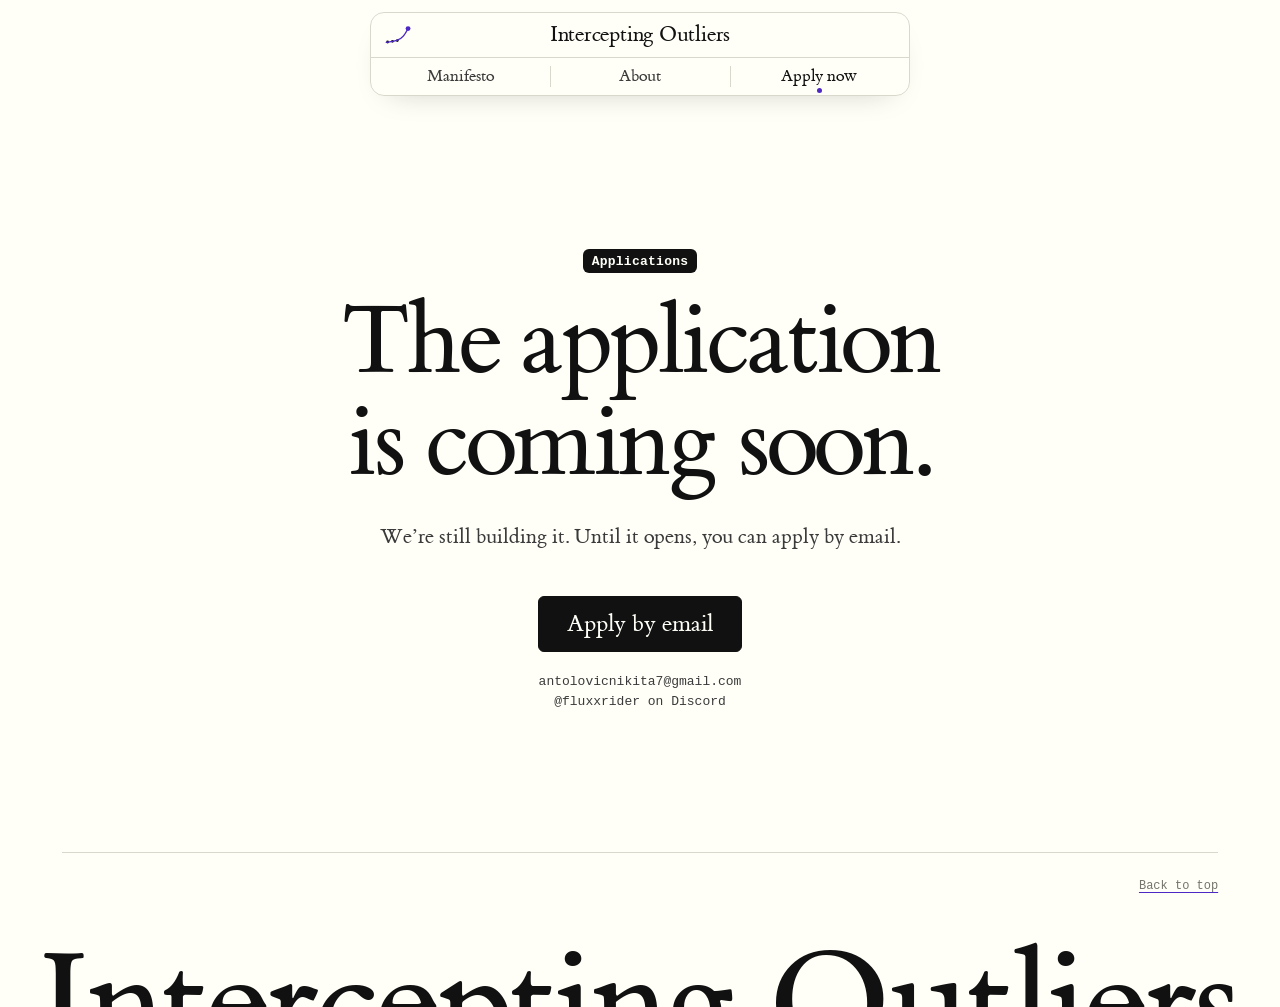
<file: apply/index.html>
<!doctype html>
<html lang="en" class="no-js">
<head>
<meta charset="utf-8">
<meta name="viewport" content="width=device-width, initial-scale=1">
<title>Apply · Intercepting Outliers</title>
<meta name="description" content="The Intercepting Outliers application is coming soon.">
<meta name="theme-color" content="#fffff8">
<link rel="icon" href="data:,">
<link rel="preload" href="/fonts/et-book-roman.woff" as="font" type="font/woff" crossorigin>
<script>document.documentElement.className = 'js';</script>
<link rel="stylesheet" href="/site.css">
</head>
<body>
<a class="skip" href="#main">Skip to content</a>
<div class="nav" data-nav>
  <div class="nav-top">
    <a class="nav-mark" href="/" tabindex="-1" aria-hidden="true"><svg viewBox="0 0 30 24" aria-hidden="true"><circle class="m-dot" cx="3" cy="19.5" r="1.6"/><circle class="m-dot" cx="8.6" cy="18.7" r="1.6"/><circle class="m-dot" cx="14.2" cy="17.9" r="1.6"/><path class="m-line" d="M1.5 19.9C11 18.6 17.5 17.4 21.4 12.4S25.6 5.4 26.4 4.4"/><circle class="m-out" cx="26.6" cy="4" r="2.8"/></svg></a>
    <a class="nav-name" href="/">Intercepting Outliers</a>
    <button class="nav-more" type="button" aria-label="Pages" aria-expanded="false" aria-controls="nav-pages"><svg viewBox="0 0 12 8" aria-hidden="true"><path d="M1.5 1.5L6 6l4.5-4.5"/></svg></button>
  </div>
  <div class="nav-drawer" id="nav-pages">
  <nav class="nav-links" aria-label="Main">
    <a href="/manifesto/">Manifesto</a>
    <a href="/about/">About</a>
    <a href="/apply/" aria-current="page">Apply now</a>
  </nav>
  </div>
</div>
<main id="main" class="page">
<section class="soon wrap" aria-labelledby="soon-h">
  <p class="pill-ink">Applications</p>
  <h1 class="page-title" id="soon-h">The application is coming soon.</h1>
  <p class="soon-note">We’re still building it. Until it opens, you can apply by email.</p>
  <a class="pill pill-solid apply-cta" href="mailto:antolovicnikita7@gmail.com?subject=Intercepting%20Outliers">Apply by email</a>
  <p class="contact">antolovicnikita7@gmail.com<br>@fluxxrider on Discord</p>
</section>
</main>
<footer class="foot wrap">
  <a href="#top">Back to top</a>
</footer>
<a class="foot-mark" href="/" aria-label="Intercepting Outliers home"><span class="foot-mark-in" aria-hidden="true">Intercepting Outliers</span></a>
<script src="/site.js"></script>
</body>
</html>
</file>
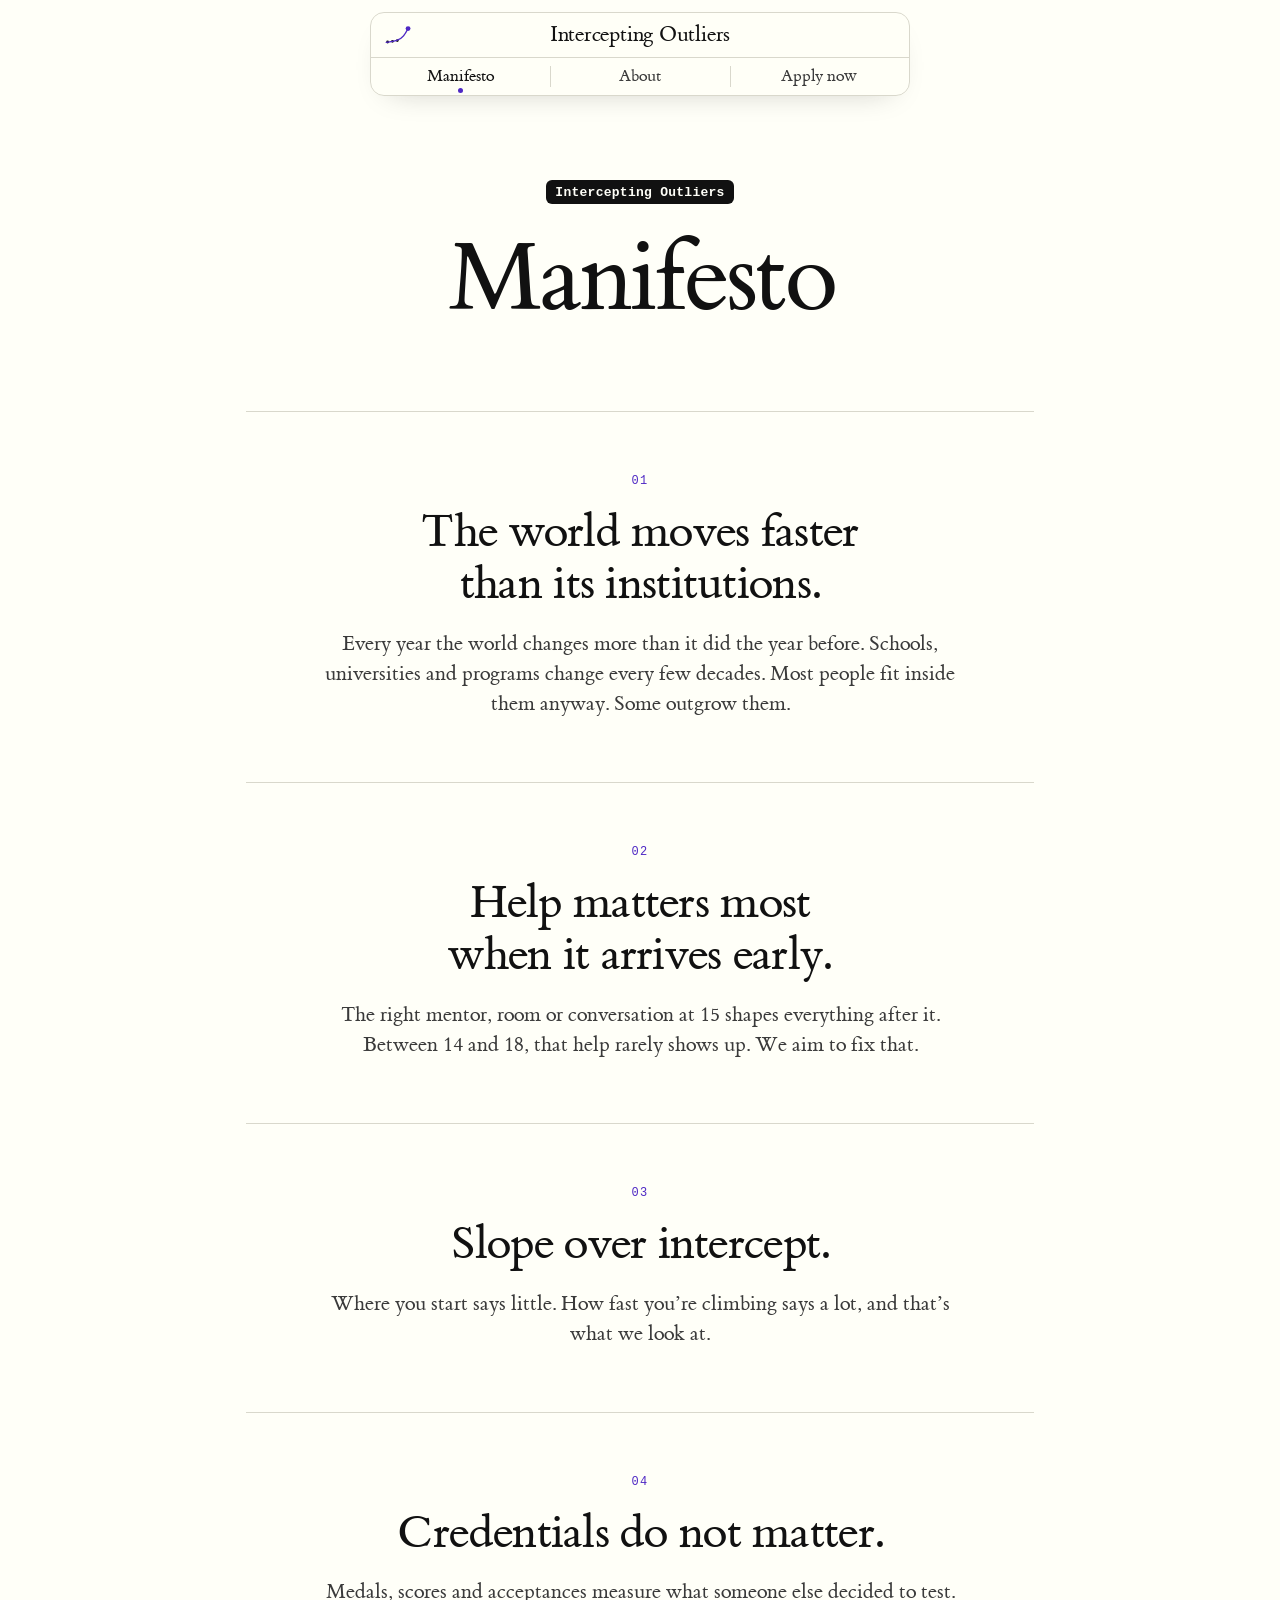
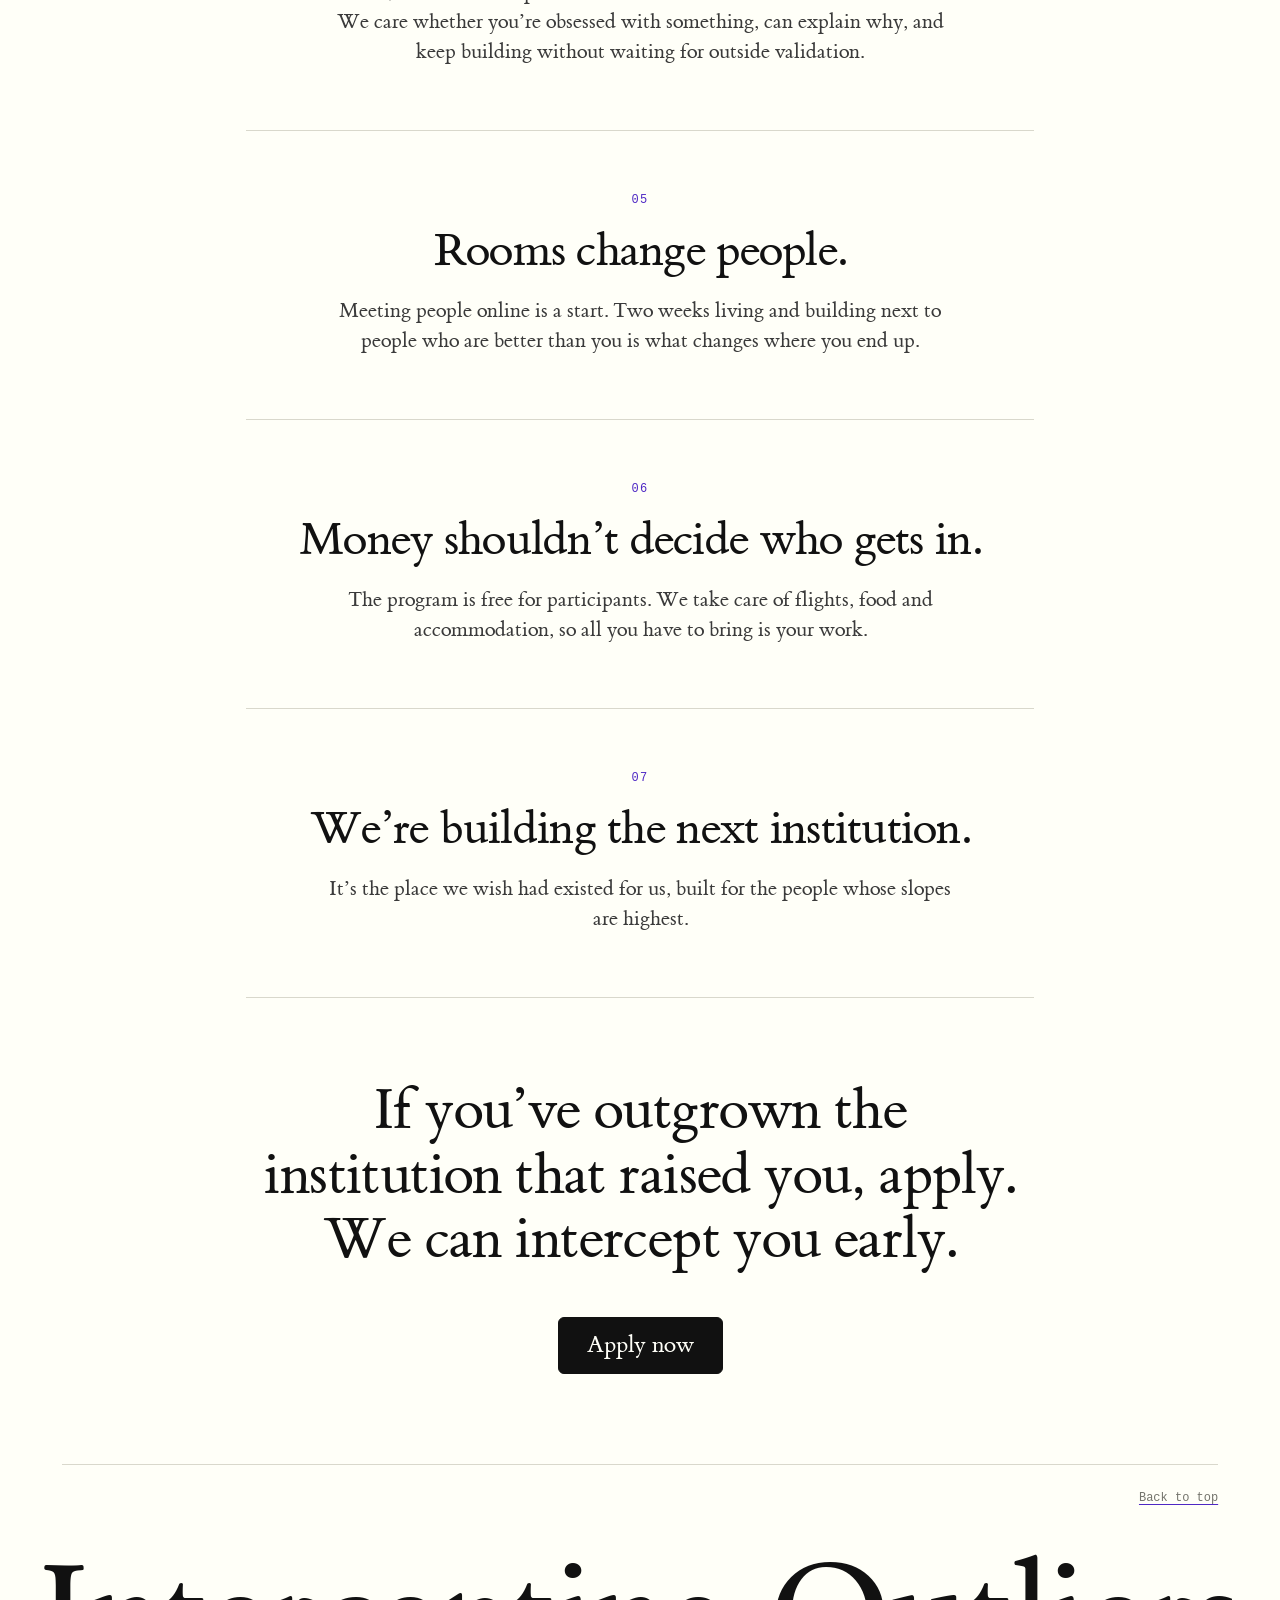
<file: manifesto/index.html>
<!doctype html>
<html lang="en" class="no-js">
<head>
<meta charset="utf-8">
<meta name="viewport" content="width=device-width, initial-scale=1">
<title>Manifesto · Intercepting Outliers</title>
<meta name="description" content="What Intercepting Outliers believes.">
<meta name="theme-color" content="#fffff8">
<link rel="icon" href="data:,">
<link rel="preload" href="/fonts/et-book-roman.woff" as="font" type="font/woff" crossorigin>
<script>document.documentElement.className = 'js';</script>
<link rel="stylesheet" href="/site.css">
</head>
<body>
<a class="skip" href="#main">Skip to content</a>
<div class="nav" data-nav>
  <div class="nav-top">
    <a class="nav-mark" href="/" tabindex="-1" aria-hidden="true"><svg viewBox="0 0 30 24" aria-hidden="true"><circle class="m-dot" cx="3" cy="19.5" r="1.6"/><circle class="m-dot" cx="8.6" cy="18.7" r="1.6"/><circle class="m-dot" cx="14.2" cy="17.9" r="1.6"/><path class="m-line" d="M1.5 19.9C11 18.6 17.5 17.4 21.4 12.4S25.6 5.4 26.4 4.4"/><circle class="m-out" cx="26.6" cy="4" r="2.8"/></svg></a>
    <a class="nav-name" href="/">Intercepting Outliers</a>
    <button class="nav-more" type="button" aria-label="Pages" aria-expanded="false" aria-controls="nav-pages"><svg viewBox="0 0 12 8" aria-hidden="true"><path d="M1.5 1.5L6 6l4.5-4.5"/></svg></button>
  </div>
  <div class="nav-drawer" id="nav-pages">
  <nav class="nav-links" aria-label="Main">
    <a href="/manifesto/" aria-current="page">Manifesto</a>
    <a href="/about/">About</a>
    <a href="/apply/">Apply now</a>
  </nav>
  </div>
</div>
<main id="main" class="page">
<article class="mf" aria-labelledby="mf-h">
  <header class="page-head">
    <p class="pill-ink">Intercepting Outliers</p>
    <h1 class="page-title" id="mf-h">Manifesto</h1>
  </header>
  <ol class="mf-list">
    <li data-reveal>
      <span class="mf-n">01</span>
      <h2>The world moves faster than its institutions.</h2>
      <p>Every year the world changes more than it did the year before. Schools, universities and programs change every few decades. Most people fit inside them anyway. Some outgrow them.</p>
    </li>
    <li data-reveal>
      <span class="mf-n">02</span>
      <h2>Help matters most when it arrives early.</h2>
      <p>The right mentor, room or conversation at 15 shapes everything after it. Between 14 and 18, that help rarely shows up. We aim to fix that.</p>
    </li>
    <li data-reveal>
      <span class="mf-n">03</span>
      <h2>Slope over intercept.</h2>
      <p>Where you start says little. How fast you’re climbing says a lot, and that’s what we look at.</p>
    </li>
    <li data-reveal>
      <span class="mf-n">04</span>
      <h2>Credentials do not matter.</h2>
      <p>Medals, scores and acceptances measure what someone else decided to test. We care whether you’re obsessed with something, can explain why, and keep building without waiting for outside validation.</p>
    </li>
    <li data-reveal>
      <span class="mf-n">05</span>
      <h2>Rooms change people.</h2>
      <p>Meeting people online is a start. Two weeks living and building next to people who are better than you is what changes where you end up.</p>
    </li>
    <li data-reveal>
      <span class="mf-n">06</span>
      <h2>Money shouldn’t decide who gets in.</h2>
      <p>The program is free for participants. We take care of flights, food and accommodation, so all you have to bring is your work.</p>
    </li>
    <li data-reveal>
      <span class="mf-n">07</span>
      <h2>We’re building the next institution.</h2>
      <p>It’s the place we wish had existed for us, built for the people whose slopes are highest.</p>
    </li>
  </ol>
  <footer class="mf-end" data-reveal>
    <p class="apply-lead">If you’ve outgrown the institution that raised you, apply. We can intercept you early.</p>
    <a class="pill pill-solid apply-cta" href="/apply/">Apply now</a>
  </footer>
</article>
</main>
<footer class="foot wrap">
  <a href="#top">Back to top</a>
</footer>
<a class="foot-mark" href="/" aria-label="Intercepting Outliers home"><span class="foot-mark-in" aria-hidden="true">Intercepting Outliers</span></a>
<script src="/site.js"></script>
</body>
</html>
</file>
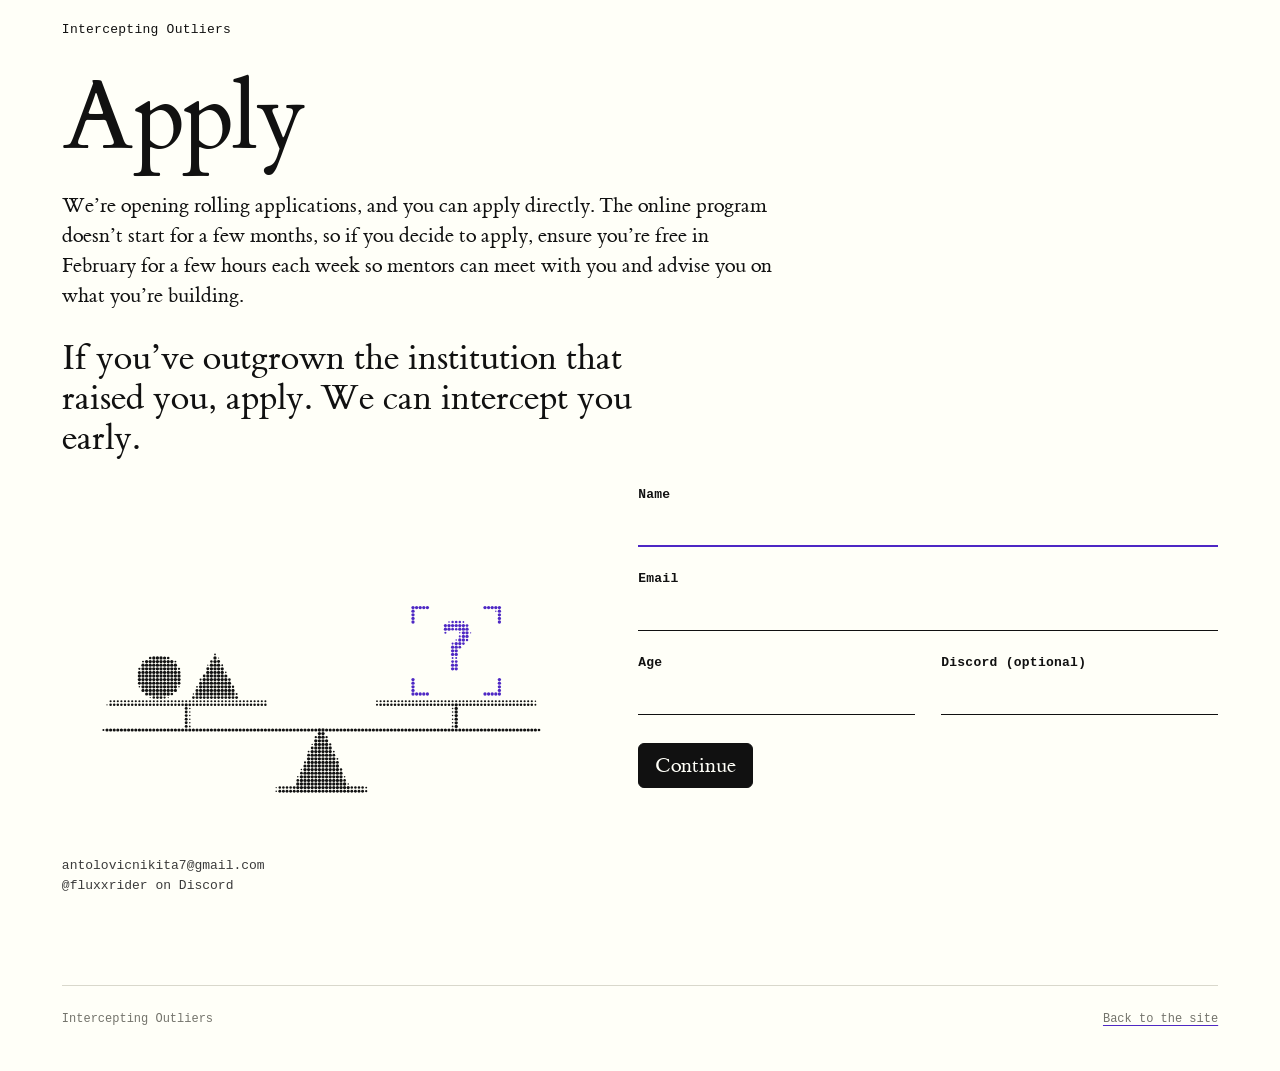
<file: apply-trial.html>
<!doctype html>
<html lang="en" class="no-js">
<head>
<meta charset="utf-8">
<meta name="viewport" content="width=device-width, initial-scale=1">
<title>Apply | Intercepting Outliers</title>
<meta name="description" content="Apply to Intercepting Outliers.">
<meta name="theme-color" content="#fffff8">
<meta name="robots" content="noindex">
<link rel="icon" href="data:,">
<link rel="preload" href="fonts/et-book-roman.woff" as="font" type="font/woff" crossorigin>
<script>document.documentElement.className = 'js';</script>
<style>
@font-face { font-family: 'et-book'; font-weight: 400; font-style: normal; font-display: swap; src: url('fonts/et-book-roman.woff') format('woff'); }
@font-face { font-family: 'et-book'; font-weight: 400; font-style: italic; font-display: swap; src: url('fonts/et-book-italic.woff') format('woff'); }
@font-face { font-family: 'et-book'; font-weight: 700; font-style: normal; font-display: swap; src: url('fonts/et-book-bold.woff') format('woff'); }
@font-face { font-family: 'et-book-fb'; src: local('Palatino Linotype'), local('Palatino'), local('Book Antiqua'); size-adjust: 91%; }
</style>
<style>
:root{--serif: "et-book", "et-book-fb", Palatino, "Palatino Linotype", "Book Antiqua", Georgia, serif;--mono: ui-monospace, SFMono-Regular, Menlo, Monaco, Consolas, "Liberation Mono", monospace;--bg: #fffff8;--ink: #111;--ink-2: #3a3a3a;--muted: #74746c;--rule: #d9d8cc;--accent: #4e28c4;--accent-soft: #8a87d9;--series-2: #3b3b3b;--series-3: #8f8f86;--ease: cubic-bezier(.2, .7, .2, 1);--gutter: clamp(16px, 2.8vw, 44px);--gap: clamp(28px, 4.4vw, 72px);--panel: 520px;--read: 580px}*,*:before,*:after{box-sizing:border-box}html{scroll-padding-top:16px;scroll-padding-bottom:16px;-webkit-text-size-adjust:100%}html,body{margin:0;background:var(--bg);color:var(--ink)}body{font:400 21px/30px var(--serif);text-rendering:optimizeLegibility}p{margin:0 0 30px}a{color:inherit;text-decoration-line:underline;text-decoration-color:var(--accent);text-decoration-thickness:1px;text-underline-offset:3px}a:hover{color:var(--accent)}:focus-visible{outline:2px solid var(--accent);outline-offset:3px;border-radius:3px}.nw{white-space:nowrap}.sr-only{position:absolute;width:1px;height:1px;overflow:hidden;clip:rect(0 0 0 0);white-space:nowrap}.skip{position:absolute;left:12px;top:-60px;z-index:20;font:700 13px var(--mono);background:var(--ink);color:var(--bg);padding:8px 12px;border-radius:6px;text-decoration:none}.skip:focus{top:12px;color:var(--bg)}.wrap{width:100%;max-width:calc(var(--panel) + var(--read) + var(--gap) + 2 * var(--gutter));margin:0 auto;padding:0 var(--gutter)}.pill-ink,.date-pill{display:inline-block;font:700 13px/1 var(--mono);letter-spacing:.02em;background:var(--ink);color:var(--bg);border-radius:6px;padding:6px 9px 5px;margin:0}.pill{display:inline-block;font:inherit;font-size:18px;line-height:1.2;color:var(--ink);background:none;border:1.5px solid var(--ink);border-radius:6px;padding:6px 11px;text-decoration:none;cursor:pointer;transition:background-color .2s var(--ease),color .2s var(--ease)}.pill:hover,.pill:focus-visible{background:var(--ink);color:var(--bg)}.pill-solid{background:var(--ink);color:var(--bg)}.pill-solid:hover,.pill-solid:focus-visible{background:var(--accent);border-color:var(--accent);color:var(--bg)}.label{font:400 11px/1.3 var(--mono);letter-spacing:.02em;color:var(--muted)}.cols{display:grid;grid-template-columns:minmax(300px,var(--panel)) minmax(340px,var(--read));gap:var(--gap);justify-content:center;align-items:center}.copy>:last-child{margin-bottom:0}.tp{font:400 clamp(46px,5.4vw,68px)/1 var(--serif);letter-spacing:-.02em;margin:18px 0 24px}h2.sec,h3.ch-title{font:400 36px/40px var(--serif);margin:14px 0 18px}.dek{font-style:italic;color:var(--ink-2)}.fig{position:relative;width:100%;margin:0;aspect-ratio:10 / 9;max-height:min(74vh,600px)}.io-host{position:absolute;inset:0}.js .io-host.bake,.js .inv-viz.bake-d,.js .inv-viz.bake-m{opacity:0;animation:show 0s 2s forwards}.io-ready .io-host.bake,.io-ready .inv-viz.bake-d,.io-ready .inv-viz.bake-m{animation:none}.io-fail>.io-host.bake,.io-fail .inv-viz.bake-d,.io-fail .inv-viz.bake-m{opacity:1;animation:none}.bake-m{display:none}.io-host>svg,.io-host>canvas{position:absolute;inset:0;width:100%;height:100%;display:block;overflow:visible}.fig .tag{position:absolute;left:0;top:-30px;z-index:2;font:400 11px/1 var(--mono);letter-spacing:.04em;color:var(--muted);border:1px solid var(--rule);border-radius:4px;padding:4px 6px 3px}.od-c{display:inline-block;white-space:pre}.date-pill,.pill-ink{overflow:hidden;vertical-align:top}.intro{padding-top:clamp(40px,9vh,96px);padding-bottom:clamp(16px,3vh,40px);align-items:start}.lede{font:400 36px/40px var(--serif);margin:0 0 28px;max-width:16em}.facts{display:grid;grid-template-columns:1fr 1fr;gap:22px 28px;margin:6px 0 0;padding:18px 0 0;border-top:1px solid var(--rule)}.facts div{min-width:0}.facts dt{font:400 11px/1.3 var(--mono);letter-spacing:.02em;color:var(--muted);margin-bottom:6px}.facts dd{margin:0;font:700 15px/1.35 var(--mono)}.facts dd a{display:inline-block;padding-block:3px}.team{margin:0;display:grid;gap:22px;padding-top:18px;border-top:1px solid var(--rule)}.team div{min-width:0}.team dt{font:700 13px/1.3 var(--mono);letter-spacing:.02em;margin-bottom:6px}.team dd{margin:0}#who .team{border-top:0;padding-top:0;gap:28px}#who .team>div{border-top:1px solid var(--rule);padding-top:18px}@media (min-width: 960px){#who .scene:first-child .copy{align-self:end}#who .scene+.scene .copy{align-self:start}#who .scene+.scene .team{gap:calc(2*clamp(40px,8vh,88px))}}@media (min-width: 960px){.intro .facts{grid-column:1;grid-row:1}.intro .copy{grid-column:2;grid-row:1}}.scene{position:relative}.pin{padding-top:clamp(40px,8vh,88px);padding-bottom:clamp(40px,8vh,88px)}.story{display:grid;grid-template-columns:minmax(300px,var(--panel)) minmax(340px,var(--read));gap:var(--gap);justify-content:center;padding-top:clamp(40px,8vh,88px);padding-bottom:clamp(40px,8vh,88px)}.hud{position:sticky;top:14px;height:calc(100vh - 28px);align-self:start}.hud .fig{height:100%;aspect-ratio:auto;max-height:none}.chapter{min-height:58vh;padding-top:6vh}.chapters>.chapter:first-of-type{padding-top:10px}.chapter:last-child{min-height:50vh}.block{padding-top:clamp(48px,10vh,112px);padding-bottom:clamp(48px,10vh,112px)}.tree{position:relative;display:grid;grid-template-columns:repeat(3,minmax(0,1fr));gap:120px 28px;align-items:start}.tree>.io-host{z-index:0;pointer-events:none}.root{position:relative;z-index:1;grid-column:1 / -1;justify-self:center;margin:0;font:400 clamp(40px,5vw,64px)/1.05 var(--serif);letter-spacing:-.02em;border:1.5px solid var(--ink);border-radius:10px;padding:14px 22px 16px;background:var(--bg)}.branch{position:relative;z-index:1;border:1.5px solid var(--ink);border-radius:8px;padding:18px 20px 20px;background:var(--bg);font-size:18px;line-height:26px}.branch p{font-style:italic}.coda{margin:56px 0 0;text-align:center;font-style:italic;color:var(--ink-2)}.apply-note{max-width:34em;margin:0 0 28px}.branch h3{font:700 14px/1 var(--mono);letter-spacing:.02em;margin:0 0 14px}.branch p{margin:0 0 18px}.branch .pill{font-size:16px;margin:0 6px 6px 0}.branch a:not(.pill){overflow-wrap:anywhere}.apply h2{font:400 clamp(56px,8vw,104px)/1 var(--serif);letter-spacing:-.02em;margin:0 0 22px}.apply .row{display:flex;flex-wrap:wrap;gap:14px 22px;align-items:center}.apply .row .pill-solid{font-size:21px;padding:9px 16px}.contact{margin:0;font:400 13px/1.5 var(--mono);color:var(--ink-2)}.foot{display:flex;flex-wrap:wrap;justify-content:space-between;align-items:baseline;gap:10px 24px;padding-top:22px;padding-bottom:40px;background:linear-gradient(var(--rule),var(--rule)) var(--gutter) 0 / calc(100% - 2 * var(--gutter)) 1px no-repeat;font:400 12px/1.5 var(--mono);color:var(--muted)}.foot a{color:var(--muted);padding-block:3px}@media (max-width: 959px){html{scroll-padding-top:72px}.cols,.story{grid-template-columns:minmax(0,1fr)}.pin{padding-top:40px;padding-bottom:40px}.pin.cols{gap:28px}.fig{aspect-ratio:1 / .86;max-height:none}.story{gap:0;padding-top:24px;padding-bottom:32px}.hud{top:0;height:auto;z-index:5;background:var(--bg);margin:0 calc(-1 * var(--gutter));padding:8px var(--gutter) 9px;border-bottom:1px solid var(--rule)}.hud .fig{height:48px}.chapter,.chapter:last-child{min-height:0;padding-top:48px}.block{padding-top:64px;padding-bottom:64px}.tree{grid-template-columns:minmax(0,1fr);gap:26px;padding-left:30px}.root{justify-self:start}.bake-d{display:none}.bake-m{display:block}.no-js .tree>.io-host{display:none}.no-js .tree{padding-left:0}.no-js .hud{display:none}.lede{font-size:30px;line-height:34px}.fig .tag{top:-26px}}@media (min-width: 960px) and (max-width: 1279px){.no-js .tree>.io-host{display:none}.no-js .tree{row-gap:48px}}@media (max-width: 340px){.tp{font-size:42px}}@media (max-width: 420px){body{font-size:19px;line-height:28px}p{margin-bottom:28px}.facts{grid-template-columns:1fr;gap:16px}h2.sec,h3.ch-title{font-size:30px;line-height:34px}}@media (prefers-reduced-motion: reduce){.pill{transition:none}}@media (forced-colors: active){:root{--ink: CanvasText;--rule: GrayText;--series-3: GrayText;--muted: GrayText;--accent: Highlight;--accent-soft: Highlight}.io-host svg{--bg: Canvas}}.flock{position:fixed;inset:0;width:100%;height:100%;pointer-events:none;z-index:4;display:none}
.apply .pill.ap-going{opacity:0;visibility:hidden;transition:opacity .35s var(--ease),visibility 0s .35s}.apply .pill[hidden],.ap-scales[hidden]{display:none}.app{margin:6px 0 44px;align-items:start;justify-content:start}.ap-left{position:relative;min-width:0}.ap-fig{position:relative;margin:0;aspect-ratio:240 / 150}.ap-fig canvas{position:absolute;inset:0;width:100%;height:100%}.ap-testing .ap-fig{position:absolute;left:0;right:0;top:0;z-index:1;pointer-events:none}.ap-pane{min-width:0}.ap-out{opacity:0;transition:opacity .15s var(--ease)}.ap-in{animation:ap-in .34s var(--ease) both}@keyframes ap-in{0%{opacity:0;transform:translateY(6px)}}.ap-form{display:grid;grid-template-columns:minmax(0,1fr) minmax(0,1fr);gap:24px 26px}.ap-f{display:block;grid-column:1 / -1}.ap-f.half{grid-column:auto}.ap-l{display:block;min-height:17px;font:700 13px/1.3 var(--mono);letter-spacing:.02em;margin-bottom:2px}.ap-f input{display:block;width:100%;margin:0;padding:4px 0 7px;border:0;border-radius:0;outline:none;color:var(--ink);font:400 21px/30px var(--serif);background:linear-gradient(var(--accent),var(--accent)) 0 100% / 0 2px no-repeat,linear-gradient(var(--ink),var(--ink)) 0 100% / 100% 1.5px no-repeat;transition:background-size .35s var(--ease);animation:ap-line .6s var(--ease) var(--d, 0s) backwards}@keyframes ap-line{0%{background-size:0 2px,0 1.5px}}.ap-f input:focus{background-size:100% 2px,100% 1.5px}.ap-f input:user-invalid{background-image:linear-gradient(var(--accent),var(--accent)),linear-gradient(#b3261e,#b3261e)}.ap-f input:-webkit-autofill{-webkit-text-fill-color:var(--ink);transition:background-color 600000s 0s,color 600000s 0s}.ap-written .ap-l{min-height:0;margin-bottom:8px;font:400 19px/26px var(--serif);letter-spacing:0}.ap-f textarea{display:block;width:100%;min-height:6.5em;margin:0;padding:8px 10px;resize:vertical;color:var(--ink);background:none;font:400 18px/26px var(--serif);border:1px solid var(--rule);border-radius:6px;outline:none;transition:border-color .2s var(--ease)}.ap-f textarea:focus{border-color:var(--accent)}.ap-f textarea:user-invalid{border-color:#b3261e}.ap-form .pill-solid{grid-column:1 / -1;justify-self:start;margin-top:4px;font-size:21px;padding:9px 16px;animation:ap-in .4s var(--ease) var(--d, 0s) both}.ap-h{margin:0 0 12px;font:400 clamp(30px,3.4vw,40px)/1.1 var(--serif)}.ap-pane>p{margin-bottom:20px}.ap-facts{margin:0 0 20px;display:grid;gap:8px;padding-top:14px;border-top:1px solid var(--rule)}.ap-facts div{display:grid;grid-template-columns:9em 1fr;gap:12px;align-items:baseline}.ap-facts dt{font:700 13px/1.3 var(--mono);letter-spacing:.02em}.ap-facts dd{margin:0;font-size:19px;line-height:26px}@media (hover: none){.ap-keys{display:none!important}}.ap-small{font-size:17px;line-height:25px;color:var(--ink-2)}.ap-row{display:flex;flex-wrap:wrap;gap:12px 22px;align-items:center}.ap-row .pill-solid,.ap-pane>.pill-solid{font-size:21px;padding:9px 16px}.ap-back{font:400 13px/1.3 var(--mono);color:var(--muted);background:none;border:0;padding:6px 0;cursor:pointer;text-decoration:underline;text-decoration-color:var(--rule);text-underline-offset:3px}.ap-back:hover{color:var(--ink)}.ap-scales{display:grid;grid-template-columns:repeat(2,minmax(0,1fr));gap:16px 12px}.ap-scale{display:block;width:100%;height:auto;overflow:visible}.ap-scale:last-child:nth-child(odd){grid-column:1 / -1;justify-self:center;width:calc(50% - 6px)}.ap-scale .ln{fill:none;stroke:var(--ink);stroke-width:1.5;stroke-linecap:round}.ap-scale .pl{stroke-width:2.25}.ap-scale .fu{fill:var(--bg);stroke:var(--ink);stroke-width:1.5;stroke-linejoin:round}.ap-tok{stroke:var(--ink);stroke-width:1.25;stroke-linejoin:round}.ap-q .rt{fill:none;stroke:var(--accent);stroke-width:1.75;stroke-linecap:square}.ap-q text{font:700 24px var(--mono);fill:var(--accent)}.ap-rules{display:grid;grid-template-columns:repeat(2,minmax(0,1fr));gap:12px 22px}.ap-rl{margin:0 0 8px;font:700 13px/1.3 var(--mono);letter-spacing:.02em}.ap-sets{display:grid;grid-template-columns:repeat(2,minmax(0,1fr));gap:8px}.ap-set{display:block;width:100%;height:auto;border:1px solid var(--rule);border-radius:6px}.ap-no .ap-set{border-style:dashed}.ap-bar{display:flex;align-items:center;gap:14px;margin-bottom:18px;font:700 13px/1 var(--mono);letter-spacing:.02em}.ap-n{min-width:5.5ch}.ap-clock{flex:1;min-width:0;height:10px;overflow:visible}.ap-clock .ring{fill:none;stroke:var(--rule);stroke-width:1}.ap-clock .dot{fill:var(--accent)}.ap-s{min-width:3ch;text-align:right;font-variant-numeric:tabular-nums}.ap-s.low{color:var(--accent)}.ap-opts{display:grid;grid-template-columns:repeat(5,minmax(0,1fr));gap:10px;outline:none}.ap-opt{position:relative;display:block;aspect-ratio:1;padding:0;color:var(--ink);background:none;border:1px solid var(--rule);border-radius:6px;cursor:pointer;transition:border-color .2s var(--ease),background-color .2s var(--ease)}.ap-opt:hover{border-color:var(--ink)}.ap-opt svg{display:block;width:100%;height:100%;overflow:visible}.ap-opt .k{position:absolute;left:6px;top:5px;font:400 11px/1 var(--mono);color:var(--muted);transition:opacity .2s var(--ease)}.ap-opt .rt{fill:none;stroke:var(--accent);stroke-width:2.5;stroke-linecap:square;opacity:0;transform-box:view-box;transform-origin:50% 50%;transform:rotate(30deg) scale(1.25);transition:opacity .2s var(--ease),transform .3s var(--ease)}.ap-opt[aria-pressed=true]{border-color:transparent;background:color-mix(in srgb,var(--accent) 7%,transparent)}.ap-opt[aria-pressed=true] .rt{opacity:1;transform:none}.ap-opt[aria-pressed=true] .k{opacity:0}.ap-part{margin:-4px 0 18px;font-size:17px;line-height:25px;color:var(--ink-2)}.ap-part b{margin-right:10px;font:700 13px/1.3 var(--mono);letter-spacing:.02em;color:var(--ink)}.ap-scales.ap-text{display:block}.ap-prompt{margin:0 0 14px;font-size:22px;line-height:32px}.ap-table{width:100%;margin:4px 0 18px;border-collapse:collapse;font-size:18px;line-height:25px}.ap-table th,.ap-table td{padding:6px 12px 6px 0;text-align:left;vertical-align:baseline;border-bottom:1px solid var(--rule)}.ap-table th{font:700 13px/1.3 var(--mono);letter-spacing:.02em}.ap-opts.ap-list{grid-template-columns:minmax(0,1fr);gap:8px}.ap-list .ap-opt{aspect-ratio:auto;padding:10px 14px 11px 38px;text-align:left;font:400 19px/26px var(--serif)}.ap-list .ap-opt .k{left:14px;top:16px}.ap-list .ap-opt[aria-pressed=true]{border-color:var(--accent)}.ap-list .ap-opt[aria-pressed=true] .k{opacity:1;color:var(--accent)}.ap-opts.ap-typed{display:block;max-width:16em}.ap-next{margin-top:22px;font-size:21px;padding:9px 16px}.ap-next:disabled{opacity:.35;cursor:default;background:var(--ink);border-color:var(--ink)}@media (max-width: 959px){.app{gap:22px;margin-bottom:32px}.ap-opts{gap:7px}.ap-opt .k{left:4px;top:4px}.ap-scales{gap:10px 8px}.ap-scale:last-child:nth-child(odd){width:calc(50% - 4px)}.ap-rules{gap:10px 14px}.ap-sets{gap:6px}}@media (max-width: 420px){.ap-form{grid-template-columns:minmax(0,1fr)}.ap-f.half{grid-column:1 / -1}}@media (prefers-reduced-motion: reduce){.ap-in,.ap-f input,.ap-form .pill-solid{animation:none}.ap-opt .rt{transition:none}}.ap-top{padding-top:22px;font:400 13px/1.3 var(--mono);letter-spacing:.02em}.ap-top a{color:var(--ink);text-decoration:none}.ap-top a:hover{text-decoration:underline;text-underline-offset:3px}.ap-page .apply{padding-top:28px}.ap-page .apply h1{font:400 clamp(56px,8vw,104px)/1 var(--serif);letter-spacing:-.02em;margin:0 0 22px}
</style>
</head>
<body class="ap-page">
<a class="skip" href="#main">Skip to content</a>
<header class="ap-top wrap"><a href="./">Intercepting Outliers</a></header>
<main id="main">

<section class="apply block wrap" id="apply" aria-labelledby="apply-h">
  <h1 id="apply-h">Apply</h1>
  <p class="apply-note">We’re opening rolling applications, and you can apply directly. The online program doesn’t start for a few months, so if you decide to apply, ensure you’re free in February for a few hours each week so mentors can meet with you and advise you on what you’re building.</p>
  <p class="lede">If you’ve outgrown the institution that raised you, apply. We can intercept you early.</p>
  <div class="row">
    <noscript><a class="pill pill-solid" href="mailto:antolovicnikita7@gmail.com?subject=Intercepting%20Outliers">Apply by email</a></noscript>
    <p class="contact">antolovicnikita7@gmail.com<br>@fluxxrider on Discord</p>
  </div>
</section>

</main>
<footer class="foot wrap">
  <span>Intercepting Outliers</span>
  <a href="./">Back to the site</a>
</footer>
<script>
window.IO=window.IO||{},function(n){n.modules=n.modules||{},n.define=(t,e)=>{n.modules[t]=e};const g=matchMedia("(prefers-reduced-motion: reduce)");n.reduce=()=>g.matches,n.mobile=()=>innerWidth<960,n.clamp=(t,e=0,o=1)=>Math.min(o,Math.max(e,t)),n.lerp=(t,e,o)=>t+(e-t)*o,n.seg=(t,e,o)=>n.clamp((t-e)/(o-e)),n.ease={out:t=>1-Math.pow(1-t,3),inOut:t=>t<.5?4*t*t*t:1-Math.pow(-2*t+2,3)/2,quint:t=>1-Math.pow(1-t,5),back:t=>1+(1.70158+1)*Math.pow(t-1,3)+1.70158*Math.pow(t-1,2),smooth:t=>t*t*(3-2*t)},n.f=t=>Math.round(t*10)/10,n.css=(t,e=document.documentElement)=>getComputedStyle(e).getPropertyValue(t).trim(),n.$=(t,e=document)=>e.querySelector(t),n.$$=(t,e=document)=>[...e.querySelectorAll(t)];const p=new Set(["svg","g","path","circle","rect","line","polyline","polygon","text","tspan","defs","pattern","clipPath","mask","linearGradient","stop","use","title"]);n.el=(t,e={},o=[])=>{const a=p.has(t)?document.createElementNS("http://www.w3.org/2000/svg",t):document.createElement(t);for(const[c,r]of Object.entries(e||{}))r==null||r===!1||(c==="text"?a.textContent=r:c==="html"?a.innerHTML=r:a.setAttribute(c,r===!0?"":r));for(const c of[].concat(o))c!=null&&a.append(c instanceof Node?c:document.createTextNode(String(c)));return a},n.fit=t=>{const e=t.getBoundingClientRect(),o=Math.min(2,devicePixelRatio||1),a=Math.max(1,Math.round(e.width*o)),c=Math.max(1,Math.round(e.height*o));(t.width!==a||t.height!==c)&&(t.width=a,t.height=c);const r=t.getContext("2d");return r.setTransform(o,0,0,o,0,0),{ctx:r,w:e.width,h:e.height}},n.halftone=(t,{color:e=n.css("--accent"),step:o=6,alpha:a=1,k:c}={})=>{const{ctx:r,w:i,h:l}=n.fit(t);r.clearRect(0,0,i,l),r.globalAlpha=a,r.fillStyle=e;const s=c||((f,d)=>1-d/l);for(let f=o/2;f<l;f+=o)for(let d=o/2;d<i;d+=o){const u=s(d,f,i,l);if(u<=0)continue;const h=o/2*Math.pow(Math.min(1,u),1.4);h>.25&&(r.beginPath(),r.arc(d,f,h,0,6.2832),r.fill())}r.globalAlpha=1};const m="0123456789$%#@&*+=<>/?ABCDEFGHJKLMNPQRSTUVWXYZ";n.scramble=(t,e,o=520)=>{if(t.dataset.target===e)return;if(t.dataset.target=e,n.reduce()){t.textContent=e;return}const a=t.textContent,c=Math.max(a.length,e.length),r=performance.now(),i=t._sid=(t._sid||0)+1;(function l(s){if(t._sid!==i)return;const f=Math.min(1,(s-r)/o);let d="";for(let u=0;u<c;u++){const h=(u+1)/c,w=e[u]??"";d+=f>=h?w:f>h-.55?w===" "?" ":m[Math.random()*m.length|0]:a[u]??""}t.textContent=d,f<1&&requestAnimationFrame(l)})(r)},n.odometer=(t,e,o=1)=>{if(t.dataset.value===e)return;const a=t.dataset.value==null;if(t.dataset.value=e,t.setAttribute("aria-label",e),a||n.reduce()||!t.animate){t.textContent=e;return}const c=[...t.querySelectorAll(".od-c")].map(r=>r.textContent);t.textContent="",[...e].forEach((r,i)=>{const l=n.el("span",{class:"od-c","aria-hidden":"true",text:r});t.append(l),c[i]!==r&&l.animate([{transform:`translateY(${o>0?60:-60}%)`,opacity:0},{transform:"none",opacity:1}],{duration:320,delay:i*18,easing:"cubic-bezier(.2,.7,.2,1)",fill:"backwards"})})},n.prepDraw=t=>{const e=t.getTotalLength();return t.style.strokeDasharray=`${e} ${e+1}`,t._L=e,e},n.draw=(t,e)=>{t._L==null&&n.prepDraw(t),t.style.strokeDashoffset=t._L*(1-n.clamp(e))},n.smoothPath=(t,e=1)=>{if(t.length<2)return"";let o=`M${n.f(t[0].x)} ${n.f(t[0].y)}`;for(let a=0;a<t.length-1;a++){const c=t[a-1]||t[a],r=t[a],i=t[a+1],l=t[a+2]||i,s=r.x+(i.x-c.x)/6*e,f=r.y+(i.y-c.y)/6*e,d=i.x-(l.x-r.x)/6*e,u=i.y-(l.y-r.y)/6*e;o+=`C${n.f(s)} ${n.f(f)} ${n.f(d)} ${n.f(u)} ${n.f(i.x)} ${n.f(i.y)}`}return o},n.cross=(t,e,o=6)=>`M${n.f(t-o)} ${n.f(e-o)}L${n.f(t+o)} ${n.f(e+o)}M${n.f(t+o)} ${n.f(e-o)}L${n.f(t-o)} ${n.f(e+o)}`}(window.IO);
;
window.ITEMS=[{"scales":[[["tri.blue","sq.yellow"],["circ.red","sq.yellow"]]],"q":["tri.blue"],"options":[["circ.red","sq.yellow"],["circ.red","circ.red"],["sq.yellow","tri.blue"],["circ.red"],["tri.blue","circ.red"]]},{"scales":[[["circ.blue","circ.yellow"],["sq.red","sq.red","sq.red"]]],"q":["sq.red","sq.red","sq.red","sq.red","sq.red","sq.red"],"options":[["circ.yellow","circ.yellow","circ.yellow","circ.blue","circ.blue","circ.blue"],["circ.blue","circ.yellow"],["circ.yellow","circ.blue","sq.red","sq.red","sq.red","sq.red"],["sq.red","sq.red","circ.blue","circ.yellow"],["circ.blue","sq.red","circ.yellow","sq.red","sq.red"]]},{"secs":45,"scales":[[["circ.red","sq.blue","sq.blue"],["tri.yellow","tri.yellow","tri.yellow","tri.yellow","tri.yellow"]],[["circ.red","circ.red","sq.blue"],["tri.yellow","tri.yellow","tri.yellow","tri.yellow"]]],"q":["sq.blue","sq.blue","sq.blue"],"options":[["circ.red","sq.blue","sq.blue","tri.yellow"],["circ.red","circ.red","circ.red","tri.yellow"],["sq.blue","tri.yellow","tri.yellow","tri.yellow"],["circ.red","sq.blue","sq.blue","sq.blue"],["tri.yellow","tri.yellow","tri.yellow","tri.yellow","tri.yellow"]]},{"secs":45,"scales":[[["sq.purple","sq.purple","sq.purple"],["circ.yellow","circ.yellow"]],[["circ.yellow","tri.blue"],["star.red"]],[["star.red","sq.purple"],["circ.yellow","circ.yellow","circ.yellow"]]],"q":["tri.blue","tri.blue","tri.blue"],"options":[["circ.yellow","circ.yellow","circ.yellow","sq.purple"],["tri.blue","tri.blue","circ.yellow"],["star.red","circ.yellow","sq.purple"],["star.red","sq.purple","sq.purple"],["star.red","tri.blue","sq.purple"]]},{"secs":45,"scales":[[["tri.red","sq.green"],["star.purple","star.purple"]],[["sq.green","circ.blue"],["tri.red","tri.red"]],[["star.purple","circ.blue"],["sq.green"]]],"q":["tri.red","tri.red","tri.red"],"options":[["star.purple","star.purple","circ.blue","circ.blue"],["sq.green","sq.green"],["tri.red","star.purple","circ.blue"],["sq.green","star.purple"],["sq.green","circ.blue","circ.blue","circ.blue"]]}];window.REASONING=[{"type":"rules","part":"Hidden rules","secs":60,"fits":[["sq.red","sq.blue","sq.green"],["circ.yellow","tri.purple"],["star.red","circ.cyan","tri.white","sq.green"]],"breaks":[["tri.red","sq.red","circ.blue"],["circ.green","circ.green"],["sq.yellow","star.blue","tri.yellow","circ.white"]],"options":[["tri.blue","tri.cyan","star.green"],["circ.red","sq.blue","star.red"],["sq.purple","sq.purple"],["tri.green","circ.yellow","sq.green","star.white"],["star.cyan","circ.cyan"]]},{"type":"rules","part":"Hidden rules","secs":60,"fits":[["circ.blue","sq.red","tri.green"],["circ.blue","circ.blue","star.yellow"],["sq.yellow","tri.red","sq.green"]],"breaks":[["circ.red","sq.blue","tri.blue"],["circ.blue","circ.green","sq.blue"],["circ.yellow","star.yellow"]],"options":[["circ.blue","circ.red"],["sq.blue","circ.green"],["tri.yellow","star.red","sq.cyan"],["circ.purple","tri.blue"],["circ.cyan","circ.blue","sq.blue"]]},{"type":"rules","part":"Hidden rules","secs":75,"fits":[["sq.red","circ.blue"],["tri.green","tri.green","star.yellow","star.yellow"],["sq.red","sq.blue","circ.red","circ.blue","tri.white"],["circ.purple"]],"breaks":[["sq.red","sq.blue"],["tri.yellow","circ.yellow","star.yellow"],["circ.green","sq.blue","star.green","tri.red"],["star.cyan","star.cyan","sq.cyan"]],"options":[["tri.red","tri.blue","sq.red","circ.green"],["circ.yellow","circ.white","circ.yellow"],["sq.green","tri.green","star.green","circ.green"],["star.red","sq.blue","tri.white","star.yellow"],["tri.cyan","sq.cyan"]]},{"type":"typed","part":"Spatial","secs":60,"q":["Fold a square sheet of paper in half, left edge onto right edge. Fold it in half again, top edge onto bottom edge. Cut a small triangle off the corner where the two folds meet, then unfold the sheet. How many holes are in it?"]},{"type":"choice","part":"Spatial","secs":90,"q":["Every point (x, y, z) in space moves to (x, y, z + x + y). Picture the cube whose eight corners are the points with each coordinate 0 or 1, and move every point of it. Which describes the result?"],"options":["All six faces are parallelograms that aren’t rectangles, and the volume is unchanged","Two faces are still squares, the other four are parallelograms that aren’t rectangles, and the volume is unchanged","All six faces are parallelograms that aren’t rectangles, and the volume has doubled","Two faces are still squares, the other four are parallelograms that aren’t rectangles, and the volume has doubled","It’s still a cube, tilted"]},{"type":"choice","part":"Spatial","secs":60,"q":["A cube is held with one corner pointing straight up and the opposite corner straight below it. A light directly overhead shines straight down. What shape is the cube’s shadow on the floor?"],"options":["A regular hexagon","A square","A hexagon whose sides aren’t all equal","An equilateral triangle","A rhombus that isn’t a square"]},{"type":"choice","part":"Verbal","secs":75,"q":["In a made-up language, “mek dar sul” means “cold dark night”, “sul pon” means “night bird”, “dar pon fis” means “dark bird sings”, and “fis lom” means “sings loudly”. The words may not be in the same order as in English. Which means “dark night”?"],"options":["dar sul","mek sul","dar pon","mek dar","sul fis"]},{"type":"choice","part":"Verbal","secs":60,"q":["In a club, everyone who plays chess also plays go. Some of the go players are left-handed. No left-handed member plays chess. Which of these must be true?"],"options":["Some go players don’t play chess","Every go player plays chess","Some chess players are left-handed","Some chess players don’t play go","Every left-handed member plays go"]},{"type":"choice","part":"Words","secs":30,"q":["Which word is closest in meaning to “pusillanimous”?"],"options":["cowardly","petty","tiny","stubborn","generous"]},{"type":"choice","part":"Words","secs":30,"q":["Which word is most nearly the opposite of “lugubrious”?"],"options":["cheerful","slippery","mournful","sluggish","greasy"]},{"type":"choice","part":"Words","secs":45,"q":["Which of these words describes itself?"],"options":["sesquipedalian","monosyllabic","palindromic","hyphenated","abbreviated"]},{"type":"typed","part":"Maths","secs":120,"q":["The numbers 1, 2, 3, …, 10 are written on a board. One step: pick any two numbers a and b on the board, rub them out, and write a + b + ab. After nine steps one number is left. What is it?"]},{"type":"typed","part":"Maths","secs":120,"q":["A function f on the positive whole numbers has f(1) = 1, f(2n) = f(n) and f(2n + 1) = f(n) + 1. What is f(1) + f(2) + f(3) + … + f(255)?"]},{"type":"typed","part":"Maths","secs":120,"q":["What is √(2026 × 2024 × 2022 × 2020 + 16)?"]},{"type":"typed","part":"Probability","secs":90,"q":["You roll a fair six-sided die until you roll a 6. On average, how many of your rolls show an odd number?"]},{"type":"typed","part":"Probability","secs":120,"q":["You have £2 and bet £1 at a time. Each bet, you win £1 with probability 2/3 and lose £1 otherwise. You stop when you have £5 or £0. What is the probability that you end with £5?"]},{"type":"typed","part":"Probability","secs":120,"q":["You flip a fair coin until you get heads, tails, heads in a row. On average, how many flips does it take, counting the last three?"]},{"type":"choice","part":"Causal reasoning","secs":60,"q":["A darts coach praises players after an unusually good throw and criticises them after an unusually bad one. After praise, the next throw is usually worse; after criticism, it is usually better. What best explains this?"],"options":["Criticism works better than praise","Praise makes players overconfident","An unusually good or bad throw is partly luck, so the next one tends to be nearer the player’s average","Players try harder after being criticised in front of others","Players who are praised stop concentrating"]},{"type":"choice","part":"Causal reasoning","secs":75,"q":["A university admits anyone in the top 10% of the population for maths, or in the top 10% for writing, or both. In the population as a whole, maths and writing scores are unrelated. Among the students it admits, how are the two scores related?"],"options":["Unrelated, as in the population","Higher in one goes with higher in the other","Higher in one goes with lower in the other","Related only among the students in the top 10% for maths","It can’t be said without knowing how many people applied"]},{"type":"choice","part":"Causal reasoning","secs":90,"q":["Doctors chose which of two treatments each patient got. The results:"],"table":[["","Treatment A","Treatment B"],["Mild cases","19 of 20 cured","72 of 80 cured"],["Severe cases","40 of 80 cured","8 of 20 cured"],["All cases","59 of 100 cured","80 of 100 cured"]],"after":"A new patient arrives, and you know how severe their case is. Which treatment does this data favour?","options":["A, because it does better for mild cases and for severe cases","B, because it does better overall","B for mild cases and A for severe cases","Neither: the two do equally well","It depends on what share of patients are mild cases"]}];window.PROMPTS=["What’s your divergence point?","What’s your greatest regret?","What’s a belief you’ve defended at real personal cost?","What’s the weirdest connection you’ve made between two ideas?","What’s the deepest you could take a ping-pong ball underwater without it breaking, and how?","What’s something you believe that most people around you don’t?","What have you built or done that you’re proudest of? Add a link if there is one."];
;
(function(f){if(!f||!window.ITEMS)return;const k=[...window.ITEMS.map(t=>({type:"scale",part:"Figure weights",secs:20,...t})),...window.REASONING||[]],x=window.PROMPTS||[],ot={scale:"Every scale shown is balanced. Pick the option that would balance the scale with the question mark.",rules:"Some sets follow a hidden rule and some break it. Pick the option that follows it.",typed:"Type a number. Fractions like 3/4 are fine.",choice:"Pick the best answer."},L={url:"https://degbwaekxvnhpyhqfjjf.supabase.co",key:"sb_publishable_2d9jDJubF2VJ8OcHn0kv2A_5tHmy-Jf"},at="antolovicnikita7@gmail.com",it={red:"#e2553f",yellow:"#f2c230",blue:"#3c6fd1",cyan:"#3fb8cf",green:"#5aa865",purple:"#8b5bd0",white:"#fffff8"},i=f.el,h=f.f,N=Math.PI*2,S=()=>f.reduce(),_=()=>S()?"auto":"smooth",R=matchMedia("(hover: none)"),P=(t,e,n,s)=>`M${t-n} ${e-n+s}V${e-n}H${t-n+s}M${t+n-s} ${e-n}H${t+n}V${e-n+s}M${t+n} ${e+n-s}V${e+n}H${t+n-s}M${t-n+s} ${e+n}H${t-n}V${e+n-s}`;function lt(t,e,n,s){const[a,l]=t.split("."),r=s/2,c={class:"ap-tok",fill:it[l]};if(a==="sq")return i("rect",{...c,x:h(e-r*.9),y:h(n-r*.9),width:h(s*.9),height:h(s*.9)});if(a==="rect")return i("rect",{...c,x:h(e-s*.28),y:h(n-s*.58),width:h(s*.56),height:h(s*1.16)});if(a==="circ")return i("circle",{...c,cx:h(e),cy:h(n),r:h(r*.92)});if(a==="tri")return i("path",{...c,d:`M${h(e)} ${h(n-r)}L${h(e+r*1.05)} ${h(n+r*.8)}L${h(e-r*1.05)} ${h(n+r*.8)}Z`});let d="";for(let p=0;p<10;p++){const u=-Math.PI/2+p*Math.PI/5,m=p%2?r*.45:r;d+=(p?"L":"M")+h(e+m*Math.cos(u))+" "+h(n+m*Math.sin(u))}return i("path",{...c,d:d+"Z"})}function rt(t){const e=t.length,n=Math.ceil(e/3),s=[];let a=0;for(let l=0;l<n;l++){const r=Math.floor((e-a)/(n-l));s.push(t.slice(a,a+r)),a+=r}return s}function T(t,e,n,s,a,l){const r=rt(t),c=s+a,d=t.some(y=>y.startsWith("rect"))?1.3:1,p=r.length*c*d-a,u=l?n-p/2:n-p,m=i("g");return r.forEach((y,b)=>{const M=u+b*c*d+(c*d-a)/2,w=y.length*c-a;y.forEach((g,v)=>m.append(lt(g,e-w/2+v*c+s/2,M,s)))}),m}const U="M100 140H140M20 112H220M58 112V100M182 112V100",Y="M22 100H94M146 100H218",D="M108 140L120 112L132 140Z",ct=58,C=182,J=98;function z(t,e){const n=i("svg",{class:"ap-scale"+(e?"":" ap-q"),viewBox:"0 0 240 150","aria-hidden":"true"},[i("path",{class:"ln",d:U}),i("path",{class:"ln pl",d:Y}),i("path",{class:"fu",d:D}),T(t,ct,J,18,4)]);return e?n.append(T(e,C,J,18,4)):n.append(i("path",{class:"rt",d:P(C,76,20,7)}),i("text",{x:C,y:84,"text-anchor":"middle",text:"?"})),n}function pt(t){const e=t.length>6?17:t.length>3?20:24;return i("svg",{viewBox:"0 0 100 100","aria-hidden":"true"},[T(t,50,52,e,6,!0),i("path",{class:"rt",d:P(50,50,45,12)})])}function dt(t){const e=n=>i("div",{class:"ap-sets"},n.map(s=>i("svg",{class:"ap-set",viewBox:"0 0 100 100","aria-hidden":"true"},[T(s,50,50,s.length>3?20:24,6,!0)])));return[i("div",{class:"ap-rules"},[i("div",{},[i("p",{class:"ap-rl",text:"Follow the rule"}),e(t.fits)]),i("div",{class:"ap-no"},[i("p",{class:"ap-rl",text:"Break it"}),e(t.breaks)])])]}function F(t,e,n){const s=document.createElement("canvas");s.width=Math.ceil(t),s.height=Math.ceil(e);const a=s.getContext("2d",{willReadFrequently:!0}),l=Math.min(t/240,e/150),r=(t-240*l)/2,c=(e-150*l)/2,d=w=>(a.setTransform(1,0,0,1,0,0),a.clearRect(0,0,s.width,s.height),a.setTransform(l,0,0,l,r,c),a.lineCap="round",a.lineJoin="round",a.fillStyle=a.strokeStyle="#000",a.lineWidth=Math.max(1.5,n*1.1/l),w?(a.stroke(new Path2D(P(C,76,20,7))),a.font="700 30px ui-monospace, Menlo, Consolas, monospace",a.textAlign="center",a.textBaseline="middle",a.fillText("?",C,77)):(a.stroke(new Path2D(U+Y)),a.fill(new Path2D(D)),a.stroke(new Path2D(D)),a.beginPath(),a.arc(45,88,10,0,N),a.fill(),a.fill(new Path2D("M71 77L82 98L60 98Z"))),a.getImageData(0,0,s.width,s.height).data),p=d(!1),u=d(!0),m=f.css("--ink")||"#111",y=f.css("--accent")||"#4e28c4",b=[],M=(w,g,v)=>{let $=0,A=0;for(let H=-1;H<=1;H++)for(let V=-1;V<=1;V++){const K=Math.round(g+V*n*.3),W=Math.round(v+H*n*.3);K<0||W<0||K>=s.width||W>=s.height||($++,A+=w[(W*s.width+K)*4+3]/255)}return $?A/$:0};for(let w=n/2;w<e;w+=n)for(let g=n/2;g<t;g+=n){const v=M(u,g,w),$=M(p,g,w),A=Math.max(v,$);A<.12||b.push({x:g,y:w,r:n*.46*Math.sqrt(A),c:v>$?y:m,a:1})}return b}function ut(t){let e=0;return{draw:a=>{const{ctx:l,w:r,h:c}=f.fit(t);l.clearRect(0,0,r,c);let d="";for(const p of a)p.r<.2||(p.c!==d&&(l.fillStyle=d=p.c),l.beginPath(),l.arc(p.x,p.y,p.r,0,N),l.fill())},run:(a,l,r)=>{if(cancelAnimationFrame(e),S()){l(1),r&&r();return}const c=performance.now(),d=p=>{const u=Math.min(1,(p-c)/a);l(u),u<1?e=requestAnimationFrame(d):(e=0,r&&r())};e=requestAnimationFrame(d)},stop:()=>cancelAnimationFrame(e)}}const j=(t,e,n)=>f.ease.out(f.clamp((t-.35*e/n)/.65));function ft(t,e,n,s){const a=c=>Math.floor(c.x/n)+","+Math.floor(c.y/n),l=new Map(t.map(c=>[a(c),c])),r=e.map(c=>({p:c,q:l.get(a(c))}));return c=>{const d=[];for(const p of t)d.push({x:p.x,y:p.y,r:p.r*(1-j(c,p.x,s)),c:p.c});for(const{p,q:u}of r){const m=j(c,p.x,s);d.push(u?{x:f.lerp(u.x,p.x,m),y:f.lerp(u.y,p.y,m),r:f.lerp(u.r*.5,p.r,m),c:p.c}:{x:p.x,y:p.y,r:p.r*m,c:p.c})}return d}}const Z=(t,e,n=0,s=1)=>a=>t.map(l=>({x:l.x,y:l.y,r:l.r*f.lerp(n,s,j(a,l.x,e)),c:l.c}));let o=null;function ht(){const t=f.flock&&f.flock.state&&f.flock.state(),e=t&&(t.owner||t.flying);if(!e)return!0;const n=e==="text"?document.getElementById("inv-h"):e==="hero"?window.__io&&window.__io.flock&&window.__io.flock.el:(f.figure(e)||{}).fig;if(!n)return!0;const s=n.getBoundingClientRect();return s.bottom<-innerHeight*.6||s.top>innerHeight*1.6}function mt(t){const e=t.getBoundingClientRect(),n=4,s=f.css("--ink")||"#111",a=[];for(let l=n/2;l<e.height;l+=n)for(let r=n/2;r<e.width;r+=n)a.push({x:r,y:l,r:n*.42,c:s,a:1});return{name:"apply-button",el:t,pts:a,hide:l=>{t.style.transition=l?"none":"",t.style.opacity=l?"0":""}}}function wt(t){let e=scrollY,n=0,s=0;const a=setInterval(()=>{s++,Math.abs(scrollY-e)<1?n++:(n=0,e=scrollY),(n>=4||s>60)&&(clearInterval(a),t())},50)}function I(){if(o){o.root.scrollIntoView({behavior:_(),block:"start"});return}const t=document.getElementById("apply"),e=t&&t.querySelector(".row");if(!e)return;const n=e.querySelector("[data-apply]"),s=i("canvas"),a=i("figure",{class:"ap-fig","aria-hidden":"true"},s),l=i("div",{class:"ap-scales",hidden:!0}),r=i("div",{class:"ap-pane"}),c=i("div",{class:"app cols",id:"application",role:"region","aria-label":"Application"},[i("div",{class:"ap-left"},[a,l]),r]);e.before(c),n&&n.classList.add("ap-going"),o={root:c,fig:a,cv:s,scales:l,pane:r,pill:n,paint:ut(s)},addEventListener("resize",gt);const d=()=>{const u=a.getBoundingClientRect(),m=u.width<440?3:3.6,y=m*2;Object.assign(o,{w:u.width,cs:y,coarse:F(u.width,u.height,y),fine:F(u.width,u.height,m)});let b=!1;const M=()=>{if(b)return;b=!0,X();const g=ft(o.coarse,o.fine,y,o.w);o.paint.run(1100,v=>o.paint.draw(g(v)),()=>o.paint.draw(o.fine))},w={name:"apply",el:a,pts:o.coarse,swapMs:500,hide:g=>{g?(o.paint.stop(),o.paint.draw([])):M()}};setTimeout(X,1500),f.flock&&f.flock.to?f.flock.to(w,n&&ht()?mt(n):null):M()},p=c.getBoundingClientRect();p.top<0||p.bottom>innerHeight?(c.scrollIntoView({behavior:_(),block:p.height<innerHeight*.9?"center":"start"}),wt(d)):d()}function X(){o.revealed||(o.revealed=!0,o.pill&&(o.pill.hidden=!0),G())}function gt(){if(!o||!o.fine||o.test&&!o.test.done)return;const t=o.fig.getBoundingClientRect();if(!t.width||Math.abs(t.width-o.w)<1)return;const e=t.width<440?3:3.6;Object.assign(o,{w:t.width,fine:F(t.width,t.height,e)}),o.paint.stop(),o.paint.draw(o.fine)}function E(t,e){const n=o.pane,s=()=>{n.replaceChildren(...t),n.classList.remove("ap-out","ap-in"),n.offsetWidth,n.classList.add("ap-in"),e&&!R.matches&&e.focus({preventScroll:!0}),o.root.getBoundingClientRect().top<0&&o.root.scrollIntoView({behavior:_(),block:"start"})};if(!n.firstChild||S())return s();n.classList.add("ap-out"),setTimeout(s,160)}const B=(t,e,n)=>i("div",{class:n},[i("dt",{text:t}),i("dd",{text:e})]);function G(){const t=[["name","Name",{autocomplete:"name"}],["email","Email",{type:"email",autocomplete:"email"}],["age","Age",{inputmode:"numeric",pattern:"[0-9]{1,2}",maxlength:2},"half"],["discord","Discord (optional)",{autocomplete:"off",optional:!0},"half"]],e=i("form",{class:"ap-form","aria-label":"Your details"});t.forEach(([n,s,a,l],r)=>{const c=i("span",{class:"ap-l"}),d=i("input",{id:"ap-"+n,name:n,type:a.type||"text",autocomplete:a.autocomplete,inputmode:a.inputmode,pattern:a.pattern,maxlength:a.maxlength,required:!a.optional,spellcheck:"false",value:o.details&&o.details[n]});e.append(i("label",{class:"ap-f"+(l?" "+l:""),style:`--d:${r*90}ms`},[c,d])),S()?c.textContent=s:setTimeout(()=>f.scramble(c,s,420),120+r*90)}),e.append(i("button",{class:"pill pill-solid",type:"submit",text:"Continue",style:"--d:380ms"})),e.addEventListener("submit",n=>{n.preventDefault(),e.reportValidity()&&(o.details=Object.fromEntries(new FormData(e)),yt())}),E([e],e.querySelector("input"))}function yt(){const t=i("button",{class:"pill pill-solid",type:"button",text:"Start test"}),e=i("button",{class:"ap-back",type:"button",text:"Edit details"});t.onclick=bt,e.onclick=G,E([i("h3",{class:"ap-h",text:x.length?"Two sections":"The test"}),i("p",{text:(x.length?"Section 1 is a timed test: ":"")+[...new Set(k.map(n=>n.part))].map((n,s)=>s||x.length?n.toLowerCase():n).join(", ").replace(/, ([^,]*)$/," and $1")+". Each question has its own clock."+(x.length?" Section 2 is written questions, with no clock, and every one needs an answer.":"")}),i("dl",{class:"ap-facts"},[B(x.length?"Section 1":"Questions",`${k.length} questions, about ${Math.round(k.reduce((n,s)=>n+s.secs,0)/60)} minutes`),...x.length?[B("Section 2",`${x.length} written questions, no clock`)]:[],B("Keys","1\u20135 to pick, Enter for next","ap-keys")]),i("p",{class:"ap-small",text:"When a question\u2019s clock hits zero, whatever you\u2019ve picked or typed is submitted and the next one starts. You can\u2019t go back. Work it out in your head or on paper: no calculators, no AI, no help from anyone."}),i("div",{class:"ap-row"},[t,e])],t)}function bt(){const t=crypto.getRandomValues(new Uint32Array(1))[0];let e=t;const n=()=>(e=e*1664525+1013904223>>>0)/2**32;o.test={seed:t,rand:n,idx:0,responses:[],started:Date.now(),blurs:0,done:!1,busy:!1},o.root.classList.add("ap-testing"),o.scales.hidden=!1,o.paint.run(520,Z(o.fine,o.w,1,0),()=>{o.fig.hidden=!0});const s=i("span",{class:"ap-n"}),a=i("span",{class:"ap-s",role:"timer","aria-label":"Seconds left"}),l=i("svg",{class:"ap-clock",preserveAspectRatio:"xMinYMid meet","aria-hidden":"true"}),r=i("p",{class:"ap-part"}),c=i("div",{class:"ap-opts",role:"group","aria-label":"Options",tabindex:"-1"}),d=i("button",{class:"pill pill-solid ap-next",type:"button",text:"Next",disabled:!0});d.onclick=()=>q(!1),Object.assign(o,{n:s,s:a,clock:l,part:r,opts:c,next:d}),E([i("div",{class:"ap-bar"},[s,l,a]),r,c,d],c),addEventListener("keydown",et),addEventListener("blur",nt),setTimeout(O,S()?0:170)}function xt(t){t=t.slice();for(let e=t.length-1;e>0;e--){const n=Math.floor(o.test.rand()*(e+1));[t[e],t[n]]=[t[n],t[e]]}return t}function Q(t){const e=t.q.map(n=>i("p",{class:"ap-prompt",text:n}));return t.table&&e.push(i("table",{class:"ap-table"},t.table.map((n,s)=>i("tr",{},n.map((a,l)=>i(s===0||l===0?"th":"td",{text:a,scope:s===0?"col":l===0?"row":null})))))),t.after&&e.push(i("p",{class:"ap-prompt",text:t.after})),e}function kt(t){const e=t>30?5:1,n=Math.ceil(t/e),s=[];o.clock.setAttribute("viewBox",`0 0 ${n*10} 10`),o.clock.replaceChildren();for(let a=0;a<n;a++){o.clock.append(i("circle",{class:"ring",cx:5+a*10,cy:5,r:3.4}));const l=i("circle",{class:"dot",cx:5+a*10,cy:5,r:3.4});s.push(l),o.clock.append(l)}Object.assign(o,{fills:s,unit:e,secs:t})}function O(){const t=o.test,e=k[t.idx];t.chosen=null,t.typed="",t.order=null,t.blur0=t.blurs;let n,s,a=null;if(e.type==="typed"){n=Q(e);const r=i("input",{class:"ap-ans",type:"text",inputmode:"decimal",autocomplete:"off",spellcheck:"false",maxlength:20});r.oninput=()=>{t.typed=r.value.trim(),o.next.disabled=!t.typed},s=[i("label",{class:"ap-f"},[i("span",{class:"ap-l",text:"Your answer"}),r])],a=r}else{t.order=xt(e.options.map((c,d)=>d));const r=e.type!=="choice";n=e.type==="scale"?[...e.scales.map(([c,d])=>z(c,d)),z(e.q,null)]:e.type==="rules"?dt(e):Q(e),s=t.order.map((c,d)=>{const p=e.options[c],u=i("button",{class:"ap-opt",type:"button","aria-pressed":"false","aria-label":r?`Option ${d+1}`:null},[i("span",{class:"k","aria-hidden":"true",text:String(d+1)}),r?pt(p):i("span",{text:p})]);return u.onclick=()=>tt(d),u})}const l=()=>{o.scales.replaceChildren(...n),o.opts.replaceChildren(...s),o.scales.classList.toggle("ap-text",e.type!=="scale"),o.opts.classList.toggle("ap-list",e.type==="choice"),o.opts.classList.toggle("ap-typed",e.type==="typed"),o.part.replaceChildren(i("b",{text:e.part}),ot[e.type]),o.n.textContent=`${t.idx+1} / ${k.length}`,o.next.disabled=!0,kt(e.secs),a&&!R.matches&&a.focus({preventScroll:!0});for(const r of[o.scales,o.opts])r.classList.remove("ap-out","ap-in"),r.offsetWidth,r.classList.add("ap-in");t.busy=!1,t.t0=performance.now(),vt()};if(!o.scales.firstChild||S())return l();t.busy=!0,o.scales.classList.add("ap-out"),o.opts.classList.add("ap-out"),setTimeout(l,140)}function tt(t){const e=o.test;e.busy||e.done||(e.chosen=e.order[t],[...o.opts.children].forEach((n,s)=>n.setAttribute("aria-pressed",String(s===t))),o.next.disabled=!1)}function q(t){const e=o.test;if(e.busy||e.done)return;cancelAnimationFrame(o.craf);const n=k[e.idx];e.responses.push({item:e.idx+1,part:n.part,choice:n.type==="typed"?e.typed||null:e.chosen,shown_order:e.order,ms:Math.round(performance.now()-e.t0),secs:n.secs,blurs:e.blurs-e.blur0,timed_out:t}),e.idx++,e.idx>=k.length?Mt():O()}function vt(){const t=o.test,e=3.4;cancelAnimationFrame(o.craf);let n=-1;const s=a=>{if(t.done||t.busy)return;const l=Math.max(0,o.secs*1e3-(a-t.t0)),r=l/1e3,c=r/o.unit,d=Math.floor(c);o.fills.forEach((u,m)=>{const y=m<d?e:m===d?e*Math.sqrt(c-d):0,b=String(Math.round(y*100)/100);u._r!==b&&(u._r=b,u.setAttribute("r",b))});const p=Math.ceil(r);if(p!==n&&(n=p,o.s.textContent=p+"s",o.s.classList.toggle("low",p<=5)),l<=0)return q(!0);o.craf=requestAnimationFrame(s)};o.craf=requestAnimationFrame(s)}function et(t){const e=o&&o.test;if(!(!e||e.done||t.altKey||t.ctrlKey||t.metaKey)){if(k[e.idx]&&k[e.idx].type==="typed"){t.key==="Enter"&&(t.preventDefault(),o.next.disabled||q(!1));return}/^[1-5]$/.test(t.key)&&o.opts.children[+t.key-1]?(t.preventDefault(),tt(+t.key-1),o.opts.children[+t.key-1].focus({preventScroll:!0})):t.key==="Enter"&&!(t.target.closest&&t.target.closest(".ap-next"))&&(t.preventDefault(),o.next.disabled||q(!1))}}function nt(){o.test&&!o.test.done&&o.test.blurs++}function Mt(){const t=o.test;t.done=!0,cancelAnimationFrame(o.craf),removeEventListener("keydown",et),removeEventListener("blur",nt);const e={...o.details,seed:t.seed,started_at:new Date(t.started).toISOString(),ms_used:Date.now()-t.started,responses:t.responses};o.root.classList.remove("ap-testing"),o.scales.hidden=!0,o.scales.classList.remove("ap-text"),o.fig.hidden=!1,o.paint.run(900,Z(o.fine,o.w),()=>o.paint.draw(o.fine)),x.length?St(e):st(e)}function St(t){const e=i("form",{class:"ap-form ap-written","aria-label":"Section 2: written questions"}),n=x.map((s,a)=>{const l=i("textarea",{id:"ap-w"+a,name:"w"+a,rows:4,maxlength:3e3});return l.required=!0,l.oninput=()=>l.setCustomValidity(l.value.trim()?"":"Answer this question to send your application."),l.oninput(),e.append(i("label",{class:"ap-f"},[i("span",{class:"ap-l",text:s}),l])),l});e.append(i("button",{class:"pill pill-solid",type:"submit",text:"Send application"})),e.addEventListener("submit",s=>{s.preventDefault(),t.written=x.map((a,l)=>({q:a,a:n[l].value.trim()})),st(t)}),E([i("h3",{class:"ap-h",text:"Section 2: written questions"}),i("p",{class:"ap-small",text:"Section 1 is over. There\u2019s no clock here, so take as long as you like, but every question needs an answer."}),e],n[0])}function st(t){const e=i("p",{class:"ap-small"}),n=i("a",{class:"pill pill-solid",href:$t(t),text:"Send application"});E([i("h3",{class:"ap-h",text:"Done"}),e,n],n),Lt(t,e,n)}function $t(t){const e=[`Name: ${t.name}`,`Email: ${t.email}`,`Age: ${t.age}`];t.discord&&e.push(`Discord: ${t.discord}`);const n=t.responses.map(s=>[s.item,s.choice===null?"":String(s.choice).replace(/[\s:]+/g,"_"),s.shown_order?s.shown_order.join(""):"-",s.ms,s.blurs,s.timed_out?1:0].join(":")).join(" ");e.push("","Test",`seed ${t.seed}, started ${t.started_at}, ${t.ms_used} ms`,n);for(const s of t.written||[])e.push("",s.q,s.a||"(no answer)");return`mailto:${at}?subject=${encodeURIComponent("Application: "+t.name)}&body=${encodeURIComponent(e.join(`
`))}`}function Lt(t,e,n){if(!L.url){e.textContent="This opens an email with your details and answers.";return}n.hidden=!0,e.textContent="Sending\u2026";const s={name:t.name,email:t.email,age:+t.age||null,discord:t.discord||null,seed:t.seed,started_at:t.started_at,ms_used:t.ms_used,responses:t.responses,written:t.written||null};fetch(L.url+"/rest/v1/applications",{method:"POST",body:JSON.stringify(s),headers:{"Content-Type":"application/json",apikey:L.key,Prefer:"return=minimal",...L.key.startsWith("eyJ")?{Authorization:"Bearer "+L.key}:{}}}).then(a=>{if(!a.ok)throw new Error(a.status);e.textContent="Sent."}).catch(()=>{e.textContent="That didn\u2019t go through. This opens an email with your details and answers instead.",n.hidden=!1})}document.body.classList.contains("ap-page")&&I();for(const t of document.querySelectorAll("[data-apply]"))t.textContent="Apply";document.addEventListener("click",t=>{!(t.target.closest&&t.target.closest("[data-apply]"))||t.button!==0||t.metaKey||t.ctrlKey||t.shiftKey||t.altKey||(t.preventDefault(),I())})})(window.IO);
</script>
</body>
</html>
</file>
<file: site.css>
@font-face { font-family: 'et-book'; font-weight: 400; font-style: normal; font-display: swap; src: url('fonts/et-book-roman.woff') format('woff'); }
@font-face { font-family: 'et-book'; font-weight: 400; font-style: italic; font-display: swap; src: url('fonts/et-book-italic.woff') format('woff'); }
@font-face { font-family: 'et-book'; font-weight: 700; font-style: normal; font-display: swap; src: url('fonts/et-book-bold.woff') format('woff'); }
/* a local stand-in sized to et-book's width, so nothing overflows while the font loads */
@font-face { font-family: 'et-book-fb'; src: local('Palatino Linotype'), local('Palatino'), local('Book Antiqua'); size-adjust: 91%; }
:root{--serif: "et-book", "et-book-fb", Palatino, "Palatino Linotype", "Book Antiqua", Georgia, serif;--mono: ui-monospace, SFMono-Regular, Menlo, Monaco, Consolas, "Liberation Mono", monospace;--bg: #fffff8;--ink: #111;--ink-2: #3a3a3a;--muted: #74746c;--rule: #d9d8cc;--accent: #4e28c4;--accent-soft: #8a87d9;--series-2: #3b3b3b;--series-3: #8f8f86;--ease: cubic-bezier(.2, .7, .2, 1);--gutter: clamp(16px, 2.8vw, 44px);--gap: clamp(28px, 4.4vw, 72px);--panel: 520px;--read: 580px}*,*:before,*:after{box-sizing:border-box}html{scroll-padding-top:16px;scroll-padding-bottom:16px;-webkit-text-size-adjust:100%}html,body{margin:0;background:var(--bg);color:var(--ink)}body{font:400 21px/30px var(--serif);text-rendering:optimizeLegibility}p{margin:0 0 30px}a{color:inherit;text-decoration-line:underline;text-decoration-color:var(--accent);text-decoration-thickness:1px;text-underline-offset:3px}a:hover{color:var(--accent)}:focus-visible{outline:2px solid var(--accent);outline-offset:3px;border-radius:3px}.nw{white-space:nowrap}.sr-only{position:absolute;width:1px;height:1px;overflow:hidden;clip:rect(0 0 0 0);white-space:nowrap}.skip{position:absolute;left:12px;top:-60px;z-index:20;font:700 13px var(--mono);background:var(--ink);color:var(--bg);padding:8px 12px;border-radius:6px;text-decoration:none}.skip:focus{top:12px;color:var(--bg)}.wrap{width:100%;max-width:calc(var(--panel) + var(--read) + var(--gap) + 2 * var(--gutter));margin:0 auto;padding:0 var(--gutter)}.pill-ink,.date-pill{display:inline-block;font:700 13px/1 var(--mono);letter-spacing:.02em;background:var(--ink);color:var(--bg);border-radius:6px;padding:6px 9px 5px;margin:0}.pill{display:inline-block;font:inherit;font-size:18px;line-height:1.2;color:var(--ink);background:none;border:1.5px solid var(--ink);border-radius:6px;padding:6px 11px;text-decoration:none;cursor:pointer;transition:background-color .2s var(--ease),color .2s var(--ease)}.pill:hover,.pill:focus-visible{background:var(--ink);color:var(--bg)}.pill-solid{background:var(--ink);color:var(--bg)}.pill-solid:hover,.pill-solid:focus-visible{background:var(--accent);border-color:var(--accent);color:var(--bg)}.label{font:400 11px/1.3 var(--mono);letter-spacing:.02em;color:var(--muted)}.cols{display:grid;grid-template-columns:minmax(300px,var(--panel)) minmax(340px,var(--read));gap:var(--gap);justify-content:center;align-items:center}.copy>:last-child{margin-bottom:0}.tp{font:400 clamp(46px,5.4vw,68px)/1 var(--serif);letter-spacing:-.02em;margin:18px 0 24px}h2.sec,h3.ch-title{font:400 36px/40px var(--serif);margin:14px 0 18px}.dek{font-style:italic;color:var(--ink-2)}.fig{position:relative;width:100%;margin:0;aspect-ratio:10 / 9;max-height:min(74vh,600px)}.io-host{position:absolute;inset:0}.js .io-host.bake,.js .inv-viz.bake-d,.js .inv-viz.bake-m{opacity:0;animation:show 0s 2s forwards}.io-ready .io-host.bake,.io-ready .inv-viz.bake-d,.io-ready .inv-viz.bake-m{animation:none}.io-fail>.io-host.bake,.io-fail .inv-viz.bake-d,.io-fail .inv-viz.bake-m{opacity:1;animation:none}.bake-m{display:none}.io-host>svg,.io-host>canvas{position:absolute;inset:0;width:100%;height:100%;display:block;overflow:visible}.fig .tag{position:absolute;left:0;top:-30px;z-index:2;font:400 11px/1 var(--mono);letter-spacing:.04em;color:var(--muted);border:1px solid var(--rule);border-radius:4px;padding:4px 6px 3px}.od-c{display:inline-block;white-space:pre}.date-pill,.pill-ink{overflow:hidden;vertical-align:top}.lede{font:400 36px/40px var(--serif);margin:0 0 28px;max-width:16em}.team{margin:0;display:grid;gap:22px;padding-top:18px;border-top:1px solid var(--rule)}.team div{min-width:0}.team dt{font:700 13px/1.3 var(--mono);letter-spacing:.02em;margin-bottom:6px}.team dd{margin:0}#who .team{border-top:0;padding-top:0;gap:28px}#who .team>div{border-top:1px solid var(--rule);padding-top:18px}@media (min-width: 960px){#who .scene:first-child .copy{align-self:end}#who .scene+.scene .copy{align-self:start}#who .scene+.scene .team{gap:calc(2*clamp(40px,8vh,88px))}}.scene{position:relative}.pin{padding-top:clamp(40px,8vh,88px);padding-bottom:clamp(40px,8vh,88px)}.story{display:grid;grid-template-columns:minmax(300px,var(--panel)) minmax(340px,var(--read));gap:var(--gap);justify-content:center;padding-top:clamp(40px,8vh,88px);padding-bottom:clamp(40px,8vh,88px)}.hud{position:sticky;top:14px;height:calc(100vh - 28px);align-self:start}.hud .fig{height:100%;aspect-ratio:auto;max-height:none}.chapter{min-height:58vh;padding-top:6vh}.chapters>.chapter:first-of-type{padding-top:10px}.chapter:last-child{min-height:50vh}.block{padding-top:clamp(48px,10vh,112px);padding-bottom:clamp(48px,10vh,112px)}.tree{position:relative;display:grid;grid-template-columns:repeat(3,minmax(0,1fr));gap:120px 28px;align-items:start}.tree>.io-host{z-index:0;pointer-events:none}.root{position:relative;z-index:1;grid-column:1 / -1;justify-self:center;margin:0;font:400 clamp(40px,5vw,64px)/1.05 var(--serif);letter-spacing:-.02em;border:1.5px solid var(--ink);border-radius:10px;padding:14px 22px 16px;background:var(--bg)}.branch{position:relative;z-index:1;border:1.5px solid var(--ink);border-radius:8px;padding:18px 20px 20px;background:var(--bg);font-size:18px;line-height:26px}.branch p{font-style:italic}.coda{margin:56px 0 0;text-align:center;font-style:italic;color:var(--ink-2)}.apply-note{max-width:34em;margin:0 0 28px}.branch h3{font:700 14px/1 var(--mono);letter-spacing:.02em;margin:0 0 14px}.branch p{margin:0 0 18px}.branch .pill{font-size:16px;margin:0 6px 6px 0}.branch a:not(.pill){overflow-wrap:anywhere}.contact{margin:0;font:400 13px/1.5 var(--mono);color:var(--ink-2)}.foot{display:flex;flex-wrap:wrap;justify-content:space-between;align-items:baseline;gap:10px 24px;padding-top:22px;padding-bottom:40px;background:linear-gradient(var(--rule),var(--rule)) var(--gutter) 0 / calc(100% - 2 * var(--gutter)) 1px no-repeat;font:400 12px/1.5 var(--mono);color:var(--muted)}.foot a{color:var(--muted);padding-block:3px}@media (max-width: 959px){html{scroll-padding-top:72px}.cols,.story{grid-template-columns:minmax(0,1fr)}.pin{padding-top:40px;padding-bottom:40px}.pin.cols{gap:28px}.fig{aspect-ratio:1 / .86;max-height:none}.story{gap:0;padding-top:24px;padding-bottom:32px}.hud{top:0;height:auto;z-index:5;background:var(--bg);margin:0 calc(-1 * var(--gutter));padding:8px var(--gutter) 9px;border-bottom:1px solid var(--rule)}.hud .fig{height:48px}.chapter,.chapter:last-child{min-height:0;padding-top:48px}.block{padding-top:64px;padding-bottom:64px}.tree{grid-template-columns:minmax(0,1fr);gap:26px;padding-left:30px}.root{justify-self:start}.bake-d{display:none}.bake-m{display:block}.no-js .tree>.io-host{display:none}.no-js .tree{padding-left:0}.no-js .hud{display:none}.lede{font-size:30px;line-height:34px}.fig .tag{top:-26px}}@media (min-width: 960px) and (max-width: 1279px){.no-js .tree>.io-host{display:none}.no-js .tree{row-gap:48px}}@media (max-width: 340px){.tp{font-size:42px}}@media (max-width: 420px){body{font-size:19px;line-height:28px}p{margin-bottom:28px}h2.sec,h3.ch-title{font-size:30px;line-height:34px}}@media (prefers-reduced-motion: reduce){.pill{transition:none}}@media (forced-colors: active){:root{--ink: CanvasText;--rule: GrayText;--series-3: GrayText;--muted: GrayText;--accent: Highlight;--accent-soft: Highlight}.io-host svg{--bg: Canvas}}.flock{position:fixed;inset:0;width:100%;height:100%;pointer-events:none;z-index:4;display:none}
.hero{position:relative;height:100vh;height:100svh;min-height:520px;min-height:min(520px,100svh);overflow:clip;display:flex;flex-direction:column;padding:clamp(14px,3vh,32px) var(--gutter) clamp(20px,4.6vh,52px);container-type:inline-size}.stage{position:relative;flex:1 1 auto;min-height:0}.stage svg,.stage canvas{position:absolute;inset:0;width:100%;height:100%}.stage svg{overflow:visible}.title{margin:clamp(8px,1.6vh,18px) 0 0;font-weight:400;line-height:.9;letter-spacing:-.02em;font-kerning:none;white-space:nowrap;font-size:calc((100vw - 2 * var(--gutter)) / 8.1);font-size:calc(100cqw / 8.04)}.title .w{display:inline}.title .ch{display:inline-block}.js .title.pre{opacity:.002;animation:show 0s 6s forwards}@keyframes show{to{opacity:1}}@media (max-width: 640px){.title{font-size:calc((100vw - 2 * var(--gutter)) / 4.72);font-size:calc(100cqw / 4.68);line-height:.92}.title .w{display:block}}#gp circle{fill:var(--ink)}.ax{stroke:var(--ink);stroke-width:1.25;fill:none}.arw,.tk{stroke:var(--ink);stroke-width:1.25;fill:none;stroke-linecap:round;stroke-linejoin:round}.trend{stroke:var(--series-3);stroke-width:1.25;stroke-dasharray:3 5;fill:none}.x path{stroke:var(--ink);stroke-width:1.75;stroke-linecap:round;fill:none;transform-box:fill-box;transform-origin:center}.curve{stroke:var(--accent);stroke-width:2.5;stroke-linecap:round;stroke-linejoin:round;fill:none}.resid{stroke:var(--accent);stroke-width:1;stroke-dasharray:2 4;fill:none;opacity:.75;transform-box:fill-box;transform-origin:50% 0}.out path{stroke-width:2.25}.out path.hit{stroke:var(--accent)}.ret{transform-box:fill-box;transform-origin:center}.ret path{stroke:var(--accent);stroke-width:1.5;fill:none;stroke-linecap:square;vector-effect:non-scaling-stroke}.head{fill:var(--accent);opacity:0}.ping{fill:none;stroke:var(--accent);stroke-width:1.25;vector-effect:non-scaling-stroke;transform-box:fill-box;transform-origin:center}@media (max-width: 599px){.no-js .hero{height:auto;min-height:0}.no-js .stage{flex:none;aspect-ratio:1360 / 640}}
[data-fig=outgrow] .og-svg{overflow:visible}[data-fig=outgrow] text{font-family:var(--mono);font-size:11px;letter-spacing:.02em;fill:var(--muted)}[data-fig=outgrow] .og-ink{fill:var(--ink)}[data-fig=outgrow] .og-acc{fill:var(--accent);font-weight:700;font-size:12px;letter-spacing:.01em}[data-fig=outgrow] .og-ax{stroke:var(--ink);stroke-width:1.25;fill:none}[data-fig=outgrow] .og-arw,[data-fig=outgrow] .og-tk{stroke:var(--ink);stroke-width:1.25;fill:none;stroke-linecap:round;stroke-linejoin:round}[data-fig=outgrow] .og-band{fill:var(--rule);fill-opacity:.4;stroke:none}[data-fig=outgrow] .og-floor{stroke:var(--ink);stroke-width:1;stroke-dasharray:2 3;opacity:.45;fill:none}[data-fig=outgrow] .og-ceil{stroke:var(--ink);stroke-width:1.25;fill:none;stroke-linejoin:round}[data-fig=outgrow] .og-shard{stroke:var(--ink);stroke-width:1.25;fill:none;stroke-linecap:round}[data-fig=outgrow] .og-crowd{fill:var(--ink);fill-opacity:.5;stroke:none}[data-fig=outgrow] .og-world{stroke:var(--ink);stroke-width:1.75;fill:none;stroke-linecap:round;stroke-linejoin:round}[data-fig=outgrow] .og-whead{fill:var(--ink)}[data-fig=outgrow] .og-trace{stroke:var(--accent);stroke-width:2;fill:none;stroke-dasharray:0 4;stroke-linecap:round;opacity:.85}[data-fig=outgrow] .og-trail{stroke:var(--accent-soft);stroke-width:1.5;fill:none;stroke-linecap:round;stroke-linejoin:round}[data-fig=outgrow] .og-trail-lead{stroke:var(--accent);stroke-width:2}[data-fig=outgrow] .og-head{fill:var(--accent);stroke:var(--bg);stroke-width:1.5;paint-order:stroke}[data-fig=outgrow] .og-ret path{stroke:var(--accent);stroke-width:1.5;fill:none;stroke-linecap:square;vector-effect:non-scaling-stroke}[data-fig=outgrow] .og-ret .og-halo{stroke:var(--bg);stroke-width:5}[data-fig=outgrow] .og-ping{fill:none;stroke:var(--accent);stroke-width:1.25;vector-effect:non-scaling-stroke;transform-box:fill-box;transform-origin:center;opacity:0}
[data-fig=age] .ag-svg{overflow:visible}[data-fig=age] .ag-dot{fill:var(--ink)}[data-fig=age] .ag-ht-svg{fill:var(--accent);fill-opacity:.5;stroke:none;display:none}[data-fig=age] .ag-ht-svg.is-on{display:inline}[data-fig=age] .ag-ax{stroke:var(--ink);stroke-width:1.25;fill:none}[data-fig=age] .ag-arw,[data-fig=age] .ag-tk{stroke:var(--ink);stroke-width:1.25;fill:none;stroke-linecap:round;stroke-linejoin:round}[data-fig=age] text{font-family:var(--mono);font-size:11px;letter-spacing:.02em;fill:var(--muted)}[data-fig=age] .ag-name{fill:var(--ink)}[data-fig=age] .ag-val{font-weight:700;font-size:14px;letter-spacing:0}[data-fig=age] .ag-acc{fill:var(--accent)}[data-fig=age] .ag-v23{fill:var(--muted)}[data-fig=age] .ag-curve{stroke:var(--accent);stroke-width:2.5;fill:none;stroke-linecap:round;stroke-linejoin:round}[data-fig=age] .ag-head{fill:var(--accent)}[data-fig=age] .ag-edge{stroke:var(--accent-soft);stroke-width:1.25;stroke-dasharray:1 4;stroke-linecap:round}[data-fig=age] .ag-brk{stroke:var(--accent);stroke-width:1.25;fill:none;stroke-linecap:butt;stroke-linejoin:miter}[data-fig=age] .ag-stem15{stroke:var(--accent);stroke-width:2;stroke-linecap:butt}[data-fig=age] .ag-stem23{stroke:var(--series-3);stroke-width:1.25;stroke-linecap:butt}[data-fig=age] .ag-guide{stroke:var(--series-3);stroke-width:1.25;stroke-dasharray:1 4;stroke-linecap:round}[data-fig=age] .ag-resid{stroke:var(--accent);stroke-width:1.25;stroke-dasharray:2 4;stroke-linecap:round}[data-fig=age] .ag-x path{stroke:var(--ink);stroke-width:1.75;stroke-linecap:round;fill:none}[data-fig=age] .ag-x15 path{stroke:var(--accent);stroke-width:2.25}[data-fig=age] .ag-ret path{stroke:var(--accent);stroke-width:1.5;fill:none;stroke-linecap:square;vector-effect:non-scaling-stroke}[data-fig=age] .ag-ret .ag-halo{stroke:var(--bg);stroke-width:5}[data-fig=age] .ag-ping{fill:none;stroke:var(--accent);stroke-width:1.25;vector-effect:non-scaling-stroke;transform-box:fill-box;transform-origin:center;opacity:0}
[data-fig=inperson] .ip-svg text{font-family:var(--mono);font-size:11px;letter-spacing:.02em}[data-fig=inperson] .ip-lab{fill:var(--muted)}[data-fig=inperson] .ip-lab-w{fill:var(--accent)}[data-fig=inperson] .ip-ax{stroke:var(--ink);stroke-width:1.25;fill:none}[data-fig=inperson] .ip-arw,[data-fig=inperson] .ip-tk{stroke:var(--ink);stroke-width:1.25;fill:none;stroke-linecap:round;stroke-linejoin:round}[data-fig=inperson] .ip-ht-svg{fill:var(--accent);fill-opacity:.5;stroke:none;display:none}[data-fig=inperson] .ip-ht-svg.is-on{display:inline}[data-fig=inperson] .ip-band{fill:var(--rule);opacity:.5}[data-fig=inperson] .ip-edge{stroke:var(--ink);stroke-width:1;stroke-dasharray:2 3;opacity:.45;fill:none}[data-fig=inperson] .ip-pill rect{fill:var(--bg);stroke:var(--ink);stroke-width:1.5}[data-fig=inperson] .ip-pill text{fill:var(--ink)}[data-fig=inperson] .ip-past{stroke:var(--series-3);stroke-width:1.25;fill:none;stroke-linecap:round;stroke-linejoin:round}[data-fig=inperson] .ip-past-in{stroke:var(--ink);stroke-width:1.5}[data-fig=inperson] .ip-wo,[data-fig=inperson] .ip-wf{stroke:var(--series-3);stroke-width:1.25;fill:none;stroke-dasharray:1 5;stroke-linecap:round}[data-fig=inperson] .ip-wf{stroke:var(--ink-2)}[data-fig=inperson] .ip-halo{stroke:var(--bg);stroke-width:5.5;fill:none;stroke-linecap:round}[data-fig=inperson] .ip-with{stroke:var(--accent);stroke-width:2.5;fill:none;stroke-linecap:round;stroke-linejoin:round}[data-fig=inperson] .ip-fork{fill:var(--bg);stroke:var(--ink);stroke-width:1.25}[data-fig=inperson] .ip-head{fill:var(--accent)}[data-fig=inperson] .ip-x path{fill:none;stroke-width:1.75;stroke-linecap:round}[data-fig=inperson] .ip-xw path{stroke:var(--accent);stroke-width:2}[data-fig=inperson] .ip-xo path{stroke:var(--series-3)}[data-fig=inperson] .ip-ping{fill:none;stroke:var(--accent);stroke-width:1.25;opacity:0;transform-box:fill-box;transform-origin:center}
[data-fig=house] text{font-family:var(--mono);letter-spacing:.02em;font-weight:400}[data-fig=house] .ho-lab-q{fill:var(--rule)}[data-fig=house] .ho-lab{fill:var(--ink-2)}[data-fig=house] .ho-wall-q,[data-fig=house] .ho-wall{fill:none;stroke:var(--rule);stroke-width:1.25;stroke-linecap:square}[data-fig=house] .ho-wall{stroke:var(--ink)}[data-fig=house] .ho-door-q,[data-fig=house] .ho-door{fill:none;stroke:var(--rule);stroke-width:1}[data-fig=house] .ho-door{stroke:var(--ink-2)}[data-fig=house] .ho-desk-q,[data-fig=house] .ho-desk{fill:none;stroke:var(--rule);stroke-width:1}[data-fig=house] .ho-desk{stroke:var(--ink-2)}[data-fig=house] .ho-pq{fill:none;stroke:var(--rule);stroke-width:1}[data-fig=house] .ho-p{fill:var(--ink)}[data-fig=house] .ho-g{fill:none;stroke:var(--accent);stroke-linecap:round}[data-fig=house] .ho-arc-q,[data-fig=house] .ho-arc{fill:none;stroke:var(--rule);stroke-width:1.6;stroke-linecap:round}[data-fig=house] .ho-arc{stroke:var(--ink-2)}[data-fig=house] .ho-head{fill:none;stroke:var(--ink);stroke-width:1.25;stroke-linecap:round;stroke-linejoin:round}[data-fig=house] .ho-line-q,[data-fig=house] .ho-line{fill:none;stroke:var(--rule);stroke-width:1}[data-fig=house] .ho-line{stroke:var(--ink)}[data-fig=house] .ho-node-q{fill:var(--bg);stroke:var(--rule);stroke-width:1}[data-fig=house] .ho-node{fill:var(--ink)}[data-fig=house] .ho-ping{fill:none;stroke:var(--accent);stroke-width:1.25;opacity:0;transform-box:fill-box;transform-origin:center}[data-fig=house] .ho-tick-q,[data-fig=house] .ho-tick{fill:none;stroke:var(--rule);stroke-width:1}[data-fig=house] .ho-tick{stroke:var(--ink)}[data-fig=house] .ho-day{fill:var(--ink)}
[data-fig=program]{--pg-d1: color-mix(in srgb, var(--accent) 38%, var(--ink-2));--pg-d2: color-mix(in srgb, var(--accent) 68%, var(--ink-2))}[data-fig=program] .pg-head{position:absolute;left:4px;right:4px;top:0;height:28px;display:flex;align-items:center;gap:12px;white-space:nowrap;overflow:hidden}[data-fig=program] .pg-pill{flex:none;min-width:calc(12ch + .3em + 18px);text-align:center}[data-fig=program] .pg-crumb{font:400 11px/1 var(--mono);letter-spacing:.02em;color:var(--muted);display:flex;gap:7px;align-items:baseline;min-width:0}[data-fig=program] .pg-crumb i{font-style:normal}[data-fig=program] .pg-cv{font-weight:700;color:var(--ink)}.no-js [data-fig=program] .pg-pill,.no-js [data-fig=program] .pg-crumb i,.no-js [data-fig=program] .pg-cv{display:none}[data-fig=program] .pg-t{font:400 11px var(--mono);letter-spacing:.02em;fill:var(--muted);font-variant-numeric:tabular-nums}[data-fig=program] .pg-b{font-weight:700}[data-fig=program] .pg-ink{fill:var(--ink)}[data-fig=program] .pg-paper{fill:var(--bg)}[data-fig=program] .pg-halo{paint-order:stroke;stroke:var(--bg);stroke-width:4px;stroke-linejoin:round}[data-fig=program] .pg-halo3{stroke-width:6px}[data-fig=program] .pg-rule{fill:none;stroke:var(--rule);stroke-width:1}[data-fig=program] .pg-ping{fill:none;stroke:var(--accent);stroke-width:1.25;opacity:0;transform-box:fill-box;transform-origin:center;vector-effect:non-scaling-stroke;pointer-events:none}[data-fig=program] .pg-ic-p{fill:none;stroke:var(--bg);stroke-width:2.1;stroke-linecap:round;stroke-linejoin:round}[data-fig=program] .pg-z{visibility:hidden}[data-fig=program] .pg-lat{fill:none;stroke:var(--rule);stroke-width:1.3;stroke-linecap:round}[data-fig=program] .pg-frame{fill:none;stroke:var(--ink);stroke-width:1.25;stroke-linecap:square}[data-fig=program] .pg-fld path{fill:none;stroke-linecap:round;stroke-linejoin:round}[data-fig=program] .pg-f-lnk{stroke:var(--series-3);stroke-width:.6}[data-fig=program] .pg-f-ghost{stroke:var(--ink-2);stroke-width:1.6;opacity:.4}[data-fig=program] [class^=pg-f-tl]{stroke:var(--accent);stroke-width:1.1}[data-fig=program] .pg-f-tl1{opacity:.25}[data-fig=program] .pg-f-tl1b{opacity:.17}[data-fig=program] .pg-f-tl1a{opacity:.085}[data-fig=program] .pg-f-tl2{opacity:.12}[data-fig=program] .pg-f-tl2b{opacity:.08}[data-fig=program] .pg-f-tl2a{opacity:.04}[data-fig=program] .pg-f-brk{stroke:var(--accent-soft);stroke-width:4}[data-fig=program] .pg-f-mv{stroke:var(--accent);stroke-width:2.8}[data-fig=program] .pg-f-fly{stroke:var(--accent);stroke-width:2.6}[data-fig=program] .pg-f-fly0{stroke:var(--accent);stroke-width:2.2;opacity:.4}[data-fig=program] .pg-f-dot{stroke:var(--ink-2);stroke-width:2.4}[data-fig=program] .pg-f-d1{stroke:var(--pg-d1);stroke-width:2.6}[data-fig=program] .pg-f-d2{stroke:var(--pg-d2);stroke-width:2.7}[data-fig=program] .pg-f-d3{stroke:var(--accent);stroke-width:2.8}[data-fig=program] .pg-f-gry{stroke:var(--series-3);stroke-width:2.4}[data-fig=program] .pg-f-halo{stroke:var(--accent);stroke-width:1}[data-fig=program] .pg-f-hot{stroke:var(--ink);stroke-width:2.8}[data-fig=program] .pg-pulse{fill:none;stroke:var(--accent);stroke-width:1.25}[data-fig=program] .pg-trails path{fill:none;stroke:var(--accent);stroke-width:1.4;stroke-linecap:round}[data-fig=program] .pg-m{fill:var(--ink-2);stroke:none}[data-fig=program] .pg-m-g{fill:var(--ink-2);opacity:.4}[data-fig=program] .pg-m-f{fill:var(--accent)}[data-fig=program] .pg-m-l1{fill:var(--pg-d1)}[data-fig=program] .pg-m-l2{fill:var(--pg-d2)}[data-fig=program] .pg-m-l3,[data-fig=program] .pg-m-go,[data-fig=program] .pg-m-s{fill:var(--accent)}[data-fig=program] .pg-per-k{fill:none;stroke:var(--bg);stroke-width:10;stroke-linecap:butt}[data-fig=program] .pg-per{fill:none;stroke:var(--ink);stroke-width:1.25;stroke-dasharray:3 3;stroke-linecap:butt}[data-fig=program] .pg-shd-b{fill:var(--accent);stroke:var(--bg);stroke-width:1.5;paint-order:stroke}[data-fig=program] .pg-shd-c{fill:none;stroke:var(--bg);stroke-width:1.4;stroke-linecap:round;stroke-linejoin:round}[data-fig=program] .pg-house{fill:none;stroke:var(--ink);stroke-width:1.5;stroke-linecap:round;stroke-linejoin:round}[data-fig=program] .pg-house-f{fill:var(--bg);stroke:none;transition:fill .4s}[data-fig=program] .pg-house-f.on{fill:color-mix(in srgb,var(--accent) 7%,var(--bg))}[data-fig=program] .pg-node-t{fill:var(--ink)}[data-fig=program] .pg-lg-dot{fill:none;stroke:var(--series-3);stroke-width:4;stroke-linecap:round}[data-fig=program] .pg-lg-dot.on{stroke:var(--ink-2)}[data-fig=program] .pg-band{fill:none;stroke:var(--rule);stroke-width:1.7;stroke-linecap:round}[data-fig=program] .pg-band-on{stroke:var(--accent-soft)}[data-fig=program] .pg-band-hot{stroke:var(--accent)}[data-fig=program] .pg-blk-q{fill:none;stroke:var(--series-3);stroke-width:1.25;stroke-dasharray:2 3}[data-fig=program] .pg-blk-f{fill:var(--accent)}[data-fig=program] .pg-blk-t{font-size:10px}[data-fig=program] .pg-ax{fill:none;stroke:var(--ink);stroke-width:1.25;stroke-linecap:round;stroke-linejoin:round}[data-fig=program] .pg-hd-l{fill:none;stroke:var(--accent);stroke-width:1.25}[data-fig=program] .pg-hd{fill:var(--accent)}[data-fig=program] .pg-track .pg-t.on{fill:var(--ink)}[data-fig=program] .pg-cap-o{fill:var(--bg);stroke:var(--ink);stroke-width:1.25}[data-fig=program] .pg-cap-tint{fill:color-mix(in srgb,var(--accent-soft) 16%,var(--bg))}[data-fig=program] .pg-cap-dots{fill:none;stroke:var(--accent-soft);stroke-width:1.7;stroke-linecap:round}[data-fig=program] .pg-cap-e{fill:none;stroke:var(--ink);stroke-width:1.25}[data-fig=program] .pg-tile{fill:var(--ink)}[data-fig=program] .pg-big{font-size:15px;font-weight:700;fill:var(--muted)}[data-fig=program] .pg-big.on{fill:var(--accent)}[data-fig=program] .pg-sq{fill:none;stroke:var(--rule);stroke-width:1.5}[data-fig=program] .pg-sq-h{stroke-dasharray:2.5 2}[data-fig=program] .pg-sq.on{fill:var(--accent);stroke:var(--accent)}[data-fig=program] .pg-sq-h.on{fill:none}[data-fig=program] .pg-stile{fill:none;stroke:var(--rule);stroke-width:1.5}[data-fig=program] .pg-sic{fill:none;stroke:var(--series-3);stroke-width:1.9;stroke-linecap:round;stroke-linejoin:round}[data-fig=program] .pg-slab{font-size:12px}[data-fig=program] .pg-lead{fill:none;stroke:var(--rule);stroke-width:1.25;stroke-dasharray:.1 3.5;stroke-linecap:round}[data-fig=program] .pg-chk-o{fill:none;stroke:var(--rule);stroke-width:1.5}[data-fig=program] .pg-chk{fill:none;stroke:var(--bg);stroke-width:1.8;stroke-linecap:round;stroke-linejoin:round}[data-fig=program] .pg-srow.on .pg-stile{fill:var(--ink);stroke:var(--ink)}[data-fig=program] .pg-srow.on .pg-sic{stroke:var(--bg)}[data-fig=program] .pg-srow.on .pg-slab{fill:var(--ink)}[data-fig=program] .pg-srow.on .pg-lead{stroke:var(--series-3)}[data-fig=program] .pg-srow.on .pg-chk-o{fill:var(--accent);stroke:var(--accent)}[data-fig=program] .pg-strip{position:absolute;inset:0 0 10px;display:flex;align-items:center;gap:12px;overflow:hidden;white-space:nowrap}[data-fig=program] .pg-sb{display:flex;flex-direction:column;gap:3px;min-width:0}[data-fig=program] .pg-slr{display:flex;align-items:center;gap:6px}[data-fig=program] .pg-sl{font:400 10px/10px var(--mono);letter-spacing:.02em;color:var(--muted)}[data-fig=program] .pg-sdots{display:none;gap:3px}[data-fig=program] .pg-sdots.on{display:inline-flex}[data-fig=program] .pg-sdots i{width:4px;height:4px;border-radius:50%;box-shadow:inset 0 0 0 1px var(--series-3)}[data-fig=program] .pg-sdots i.on{background:var(--accent);box-shadow:none}[data-fig=program] .pg-sv{font:700 var(--sv, 13px)/1 var(--mono);letter-spacing:.02em;color:var(--ink);overflow:hidden;text-overflow:ellipsis}[data-fig=program] .io-host>svg.pg-sline{top:auto;bottom:0;height:10px}
[data-fig=slope] .sl{overflow:visible}[data-fig=slope] .sl path,[data-fig=slope] .sl circle{vector-effect:none}[data-fig=slope] .sl-grid{stroke:var(--rule);stroke-width:1.2;stroke-linecap:round;fill:none;opacity:.85}[data-fig=slope] .sl-ax,[data-fig=slope] .sl-arw,[data-fig=slope] .sl-tk{stroke:var(--ink);stroke-width:1.25;fill:none;stroke-linecap:round;stroke-linejoin:round}[data-fig=slope] .sl-ax{stroke-linecap:butt}[data-fig=slope] .sl-ax2,[data-fig=slope] .sl-arw2{stroke:var(--ink);stroke-width:1;fill:none;stroke-linecap:butt;stroke-linejoin:round}[data-fig=slope] .sl-rule{stroke:var(--rule);stroke-width:1;fill:none}[data-fig=slope] .sl-ht path{stroke:var(--series-3);stroke-linecap:round;fill:none;opacity:.7}[data-fig=slope] .sl-wake{fill:var(--accent-soft);stroke:none}[data-fig=slope] .sl-tr{stroke:var(--series-3);stroke-width:.6;fill:none;opacity:.07}[data-fig=slope] .sl-rug{stroke:var(--series-3);stroke-width:1.5;fill:none;opacity:.45}[data-fig=slope] .sl-ht .t3{opacity:.52}[data-fig=slope] .sl-ht .t2{opacity:.35}[data-fig=slope] .sl-ht .t1{opacity:.17}[data-fig=slope] .sl-fa,[data-fig=slope] .sl-cg .cx{fill:none;stroke:var(--ink);stroke-width:1;stroke-linecap:round}[data-fig=slope] .sl-fp,[data-fig=slope] .sl-cg .co{fill:none;stroke:var(--ink-2);stroke-opacity:.67;stroke-width:.8}[data-fig=slope] .sl-cg.is-a .co,[data-fig=slope] .sl-cg.is-p .cx{display:none}[data-fig=slope] .sl-o1{stroke:var(--accent);stroke-width:2.5;fill:none;stroke-linecap:round}[data-fig=slope] .sl-o2{stroke:var(--accent-soft);stroke-width:1.5;fill:none;stroke-linecap:round}[data-fig=slope] .sl-halo{stroke:var(--bg);stroke-width:6.5;fill:none;stroke-linecap:round}[data-fig=slope] .sl-mid{stroke-width:1.75}[data-fig=slope] .sl-thin{stroke-width:1.1}[data-fig=slope] .sl-ox1 path{fill:none;stroke:var(--accent);stroke-width:2.25;stroke-linecap:round}[data-fig=slope] .sl-ox2 path{fill:none;stroke:var(--accent-soft);stroke-width:1.75;stroke-linecap:round}[data-fig=slope] .sl-od1{fill:var(--accent);stroke:none}[data-fig=slope] .sl-od2{fill:var(--accent-soft);stroke:none}[data-fig=slope] .sl-brk{fill:none;stroke:var(--ink);stroke-width:1.25;stroke-linecap:butt;stroke-linejoin:miter}[data-fig=slope] .sl-acc-s{stroke:var(--accent)}[data-fig=slope] .sl-tri{fill:none;stroke:var(--accent);stroke-width:1.25;stroke-dasharray:2 4;stroke-linecap:round}[data-fig=slope] .sl-head{fill:none;stroke:var(--muted);stroke-width:1;stroke-dasharray:1 5;stroke-linecap:round}[data-fig=slope] .sl-caret{fill:var(--accent)}[data-fig=slope] .sl-drop{fill:none;stroke:var(--accent);stroke-width:1.25;stroke-dasharray:2 4;stroke-linecap:round}[data-fig=slope] .sl-found{fill:var(--bg);stroke:var(--accent);stroke-width:1.75}[data-fig=slope] .sl-ret path{fill:none;stroke:var(--accent);stroke-width:1.5;stroke-linecap:square}[data-fig=slope] .sl-ping{fill:none;stroke:var(--accent);stroke-width:1.25;opacity:0;transform-box:fill-box;transform-origin:center;pointer-events:none}[data-fig=slope] .sl-early rect{fill:var(--accent)}[data-fig=slope] .sl-early text{font:700 11px/1 var(--mono);letter-spacing:.02em;fill:var(--bg)}[data-fig=slope] .sl-web{stroke:var(--ink-2);stroke-width:.5;fill:none}[data-fig=slope] .sl-comb{stroke:var(--ink-2);stroke-width:.6;fill:none}[data-fig=slope] .sl-web.l0{opacity:.05}[data-fig=slope] .sl-web.l1{opacity:.08}[data-fig=slope] .sl-web.l2{opacity:.11}[data-fig=slope] .sl-web.l3{opacity:.15}[data-fig=slope] .sl-web.l4{opacity:.2}[data-fig=slope] .sl-sm .sl-web.l2{opacity:.08}[data-fig=slope] .sl-sm .sl-web.l3{opacity:.1}[data-fig=slope] .sl-sm .sl-web.l4{opacity:.13}[data-fig=slope] .sl-comb.l0{opacity:.15}[data-fig=slope] .sl-comb.l1{opacity:.21}[data-fig=slope] .sl-comb.l2{opacity:.28}[data-fig=slope] .sl-comb.l3{opacity:.36}[data-fig=slope] .sl-comb.l4{opacity:.45}[data-fig=slope] .sl-sm .sl-comb.l0{opacity:.12}[data-fig=slope] .sl-sm .sl-comb.l1{opacity:.18}[data-fig=slope] .sl-sm .sl-comb.l2{opacity:.24}[data-fig=slope] .sl-sm .sl-comb.l3{opacity:.3}[data-fig=slope] .sl-sm .sl-comb.l4{opacity:.35}[data-fig=slope] .sl-lab{font:400 11px/1 var(--mono);letter-spacing:.02em;fill:var(--muted);paint-order:stroke;stroke:var(--bg);stroke-width:4px;stroke-linejoin:round}[data-fig=slope] .sl-key{font-weight:700;fill:var(--ink)}[data-fig=slope] .sl-acc{fill:var(--accent)}[data-fig=slope] .sl-sm .sl-lab,[data-fig=slope] .sl-sm .sl-early text{font-size:10px}
[data-fig=builder] text{font-family:var(--mono)}[data-fig=builder] .b-mic{font-weight:400;font-size:11px;letter-spacing:.02em;fill:var(--muted)}[data-fig=builder] .b-bold{font-weight:700}[data-fig=builder] .b-acc{fill:var(--accent)}[data-fig=builder] .b-ttl{font-weight:700;font-size:12px;letter-spacing:.02em;fill:var(--ink)}[data-fig=builder] .b-val{font-weight:700;font-size:15px;letter-spacing:.01em;fill:var(--ink)}[data-fig=builder] .b-big{font-weight:700;font-size:18px;letter-spacing:0;fill:var(--ink)}[data-fig=builder] .b-sub{font-weight:700;font-size:12px;letter-spacing:.01em;fill:var(--ink-2)}[data-fig=builder] .b-q{fill:var(--rule)}[data-fig=builder] .b-tk{font-size:10px;fill:var(--muted)}[data-fig=builder] .b-num{font-family:var(--serif);font-weight:400;fill:var(--ink);letter-spacing:-.01em}[data-fig=builder] .b-leg{fill:var(--accent)}[data-fig=builder] .b-rule,[data-fig=builder] .b-hair,[data-fig=builder] .b-rail0{fill:none;stroke:var(--rule);stroke-width:1}[data-fig=builder] .b-rail{fill:none;stroke:var(--ink);stroke-width:1.25}[data-fig=builder] .b-reg{fill:none;stroke:var(--ink-2);stroke-width:1}[data-fig=builder] .b-prog{fill:none;stroke:var(--accent);stroke-width:1.5}[data-fig=builder] .b-tile{fill:var(--bg);stroke:var(--ink);stroke-width:1.25;transition:fill .25s}[data-fig=builder] .b-ico{fill:none;stroke:var(--ink);stroke-width:1.5;stroke-linecap:round;stroke-linejoin:round;vector-effect:non-scaling-stroke;transition:stroke .25s}[data-fig=builder] .on .b-tile{fill:var(--ink)}[data-fig=builder] .on .b-ico{stroke:var(--bg)}[data-fig=builder] .b-ax{fill:none;stroke:var(--ink);stroke-width:1.25;stroke-linecap:round;stroke-linejoin:round}[data-fig=builder] .b-tick{fill:none;stroke:var(--ink);stroke-width:1}[data-fig=builder] .b-ret path{fill:none;stroke:var(--accent);stroke-width:1.5;stroke-linecap:square}[data-fig=builder] .b-ret-s path{stroke-width:1.25}[data-fig=builder] .b-ret0{fill:none;stroke:var(--rule);stroke-width:1.5;stroke-linecap:square}[data-fig=builder] .b-x{fill:none;stroke:var(--ink);stroke-width:1.75;stroke-linecap:round}[data-fig=builder] .hit .b-x{stroke:var(--accent);stroke-width:2.1}[data-fig=builder] .b-xh{fill:none;stroke:var(--bg);stroke-width:5;stroke-linecap:round}[data-fig=builder] .b-ht{fill:var(--accent);opacity:.5}[data-fig=builder] .b-ht0{fill:none;stroke:var(--accent);stroke-linecap:round;opacity:.4}[data-fig=builder] .b-brk{fill:none;stroke:var(--accent);stroke-width:1.25}[data-fig=builder] .b-brk0{fill:none;stroke:var(--rule);stroke-width:1.25}[data-fig=builder] .b-bandq{fill:none;stroke:var(--rule);stroke-width:1;stroke-dasharray:1 3}[data-fig=builder] .b-res{fill:none;stroke:var(--accent);stroke-width:1.1;stroke-dasharray:1.5 3.5;stroke-linecap:round}[data-fig=builder] .b-lead{fill:none;stroke:var(--ink-2);stroke-width:1;stroke-dasharray:1 3.5;stroke-linecap:round}[data-fig=builder] .b-ping{fill:none;stroke:var(--accent);stroke-width:1.25;opacity:0;transform-box:fill-box;transform-origin:center;pointer-events:none}[data-fig=builder] .b-sq0{fill:none;stroke:var(--rule);stroke-width:1}[data-fig=builder] .b-sq1{fill:var(--accent)}[data-fig=builder] .b-sq2{fill:var(--accent-soft)}[data-fig=builder] .b-track{fill:none;stroke:var(--rule);stroke-width:2;stroke-linecap:round}[data-fig=builder] .b-played{fill:none;stroke:var(--accent);stroke-width:2;stroke-linecap:round}[data-fig=builder] .b-knob{fill:var(--bg);stroke:var(--series-3);stroke-width:1.5}[data-fig=builder] .b-knob.live{fill:var(--accent);stroke:var(--bg)}[data-fig=builder] .b-env{fill:var(--bg);stroke:var(--rule);stroke-width:1.25;stroke-linejoin:round;transition:stroke .25s}[data-fig=builder] .b-env.on{stroke:var(--ink)}[data-fig=builder] .b-arc0{fill:none;stroke:var(--rule);stroke-width:1;stroke-dasharray:1 3.5;stroke-linecap:round}[data-fig=builder] .b-mailp{fill:none;stroke:var(--ink-2);stroke-width:1.6;stroke-linecap:round}[data-fig=builder] .b-fly{fill:none;stroke:var(--accent);stroke-width:1.4;stroke-linecap:round}[data-fig=builder] .b-mail{fill:var(--ink)}[data-fig=builder] .b-plane{fill:none;stroke:var(--ink);stroke-width:1.5;stroke-linecap:round;stroke-linejoin:round}[data-fig=builder] .b-hs{fill:var(--ink-2)}[data-fig=builder] .b-hs0{fill:none;stroke:var(--rule);stroke-width:1.25;stroke-linejoin:round;transition:stroke .25s}[data-fig=builder] .b-hs0.on{stroke:var(--ink)}[data-fig=builder] .b-ghost{fill:var(--rule)}[data-fig=builder] .b-bk-g{fill:var(--series-3)}[data-fig=builder] .b-bk-w{fill:var(--ink-2)}[data-fig=builder] .b-bk-r{fill:var(--ink)}[data-fig=builder] .b-bk-f{fill:var(--accent-soft)}@media (prefers-reduced-motion: reduce){[data-fig=builder] .b-tile,[data-fig=builder] .b-ico,[data-fig=builder] .b-env,[data-fig=builder] .b-hs0{transition:none}}
[data-fig=cofounder] text{font-family:var(--mono);letter-spacing:.02em;font-weight:400}[data-fig=cofounder] .cf-head{font-weight:700;fill:var(--ink)}[data-fig=cofounder] .cf-lab{fill:var(--muted)}[data-fig=cofounder] .cf-val{fill:var(--ink)}[data-fig=cofounder] .cf-ink2{fill:var(--ink-2)}[data-fig=cofounder] .cf-pill-t{font-weight:700;fill:var(--bg)}[data-fig=cofounder] .cf-dpill-t{fill:var(--ink-2)}[data-fig=cofounder] .cf-node-t{font-weight:700;fill:var(--ink)}[data-fig=cofounder] .cf-q{fill:var(--rule)}[data-fig=cofounder] .cf-out0,[data-fig=cofounder] .cf-hair0,[data-fig=cofounder] .cf-tick0,[data-fig=cofounder] .cf-chrome0{fill:none;stroke:var(--rule);stroke-width:1;vector-effect:non-scaling-stroke}[data-fig=cofounder] .cf-dot0{fill:none;stroke:var(--rule);stroke-width:1;stroke-dasharray:1 3.5;stroke-linecap:round}[data-fig=cofounder] .cf-dot3{stroke-dasharray:1 3}[data-fig=cofounder] .cf-qd{fill:var(--rule)}[data-fig=cofounder] .cf-rail0{fill:none;stroke:var(--rule);stroke-width:1}[data-fig=cofounder] .cf-ret0{fill:none;stroke:var(--rule);stroke-width:1.5;stroke-linecap:square}[data-fig=cofounder] .cf-out{fill:none;stroke:var(--ink);stroke-width:1.25;stroke-linejoin:round}[data-fig=cofounder] .cf-hair{fill:none;stroke:var(--ink);stroke-width:1}[data-fig=cofounder] .cf-hair2{stroke:var(--ink-2)}[data-fig=cofounder] .cf-tick{fill:none;stroke:var(--ink);stroke-width:1.25;vector-effect:non-scaling-stroke}[data-fig=cofounder] .cf-chrome{fill:none;stroke:var(--ink);stroke-width:1;vector-effect:non-scaling-stroke}[data-fig=cofounder] .cf-track{fill:none;stroke:var(--ink-2);stroke-width:1}[data-fig=cofounder] .cf-prog{fill:none;stroke:var(--ink);stroke-width:2}[data-fig=cofounder] .cf-rem{fill:none;stroke:var(--muted);stroke-width:1;stroke-dasharray:1 3;stroke-linecap:round}[data-fig=cofounder] .cf-dot-line{fill:none;stroke:var(--ink-2);stroke-width:1;stroke-dasharray:1 3.5;stroke-linecap:round}[data-fig=cofounder] .cf-dpill{fill:none;stroke:var(--ink-2);stroke-width:1.25;stroke-dasharray:3 2.5}[data-fig=cofounder] .cf-rail{fill:none;stroke:var(--ink);stroke-width:1.25}[data-fig=cofounder] .cf-merge{fill:none;stroke:var(--ink);stroke-width:2}[data-fig=cofounder] .cf-rise{fill:none;stroke:var(--ink);stroke-width:1.5;stroke-linejoin:round;stroke-linecap:round}[data-fig=cofounder] .cf-ret path{fill:none;stroke:var(--accent);stroke-width:1.5;stroke-linecap:square}[data-fig=cofounder] .cf-win{fill:var(--bg)}[data-fig=cofounder] .cf-fl,[data-fig=cofounder] .cf-fq,[data-fig=cofounder] .cf-mrr{fill:none;stroke-linecap:round}[data-fig=cofounder] .cf-fl{stroke:var(--series-3);stroke-opacity:.9}[data-fig=cofounder] .cf-fq{stroke:var(--rule)}[data-fig=cofounder] .cf-mrr{stroke:var(--accent-soft);stroke-opacity:.7}[data-fig=cofounder] .cf-wick{fill:none;stroke:var(--ink-2);stroke-width:1}[data-fig=cofounder] .cf-cup{fill:var(--bg);stroke:var(--ink);stroke-width:1.1;stroke-linejoin:miter}[data-fig=cofounder] .cf-cdn{fill:var(--ink);stroke:var(--ink);stroke-width:1.1;stroke-linejoin:miter}[data-fig=cofounder] .cf-cq .cf-wick,[data-fig=cofounder] .cf-cq .cf-cup{fill:none;stroke:var(--rule)}[data-fig=cofounder] .cf-cq .cf-cdn{fill:var(--rule);stroke:var(--rule)}[data-fig=cofounder] .cf-arc{fill:none;stroke:var(--ink-2);stroke-width:1.25;stroke-linecap:round}[data-fig=cofounder] .cf-red,[data-fig=cofounder] .cf-ink{fill:var(--ink)}[data-fig=cofounder] .cf-acc{fill:var(--accent)}[data-fig=cofounder] .cf-ping{fill:none;stroke:var(--accent);stroke-width:1.25;opacity:0;transform-box:fill-box;transform-origin:center;pointer-events:none}
.tree[data-fig=involve]>.io-host{z-index:2}[data-fig=involve] .inv{pointer-events:none}[data-fig=involve] .inv-retp{fill:none;stroke:var(--accent);stroke-width:1.5;stroke-linecap:square}[data-fig=involve] .inv-trunk{fill:none;stroke:var(--ink);stroke-width:1.5;stroke-linecap:round}[data-fig=involve] .inv-wire{fill:var(--ink-2);transition:fill .25s var(--ease),opacity .25s var(--ease)}[data-fig=involve] .inv-junc{fill:var(--bg);stroke:var(--ink);stroke-width:1.5;transition:fill .25s var(--ease)}[data-fig=involve] .inv-tee{fill:var(--ink)}[data-fig=involve] .inv-pk{fill:var(--accent);stroke:var(--bg);stroke-width:1.25}[data-fig=involve] .inv-tail{fill:none;stroke:var(--accent);stroke-width:2;stroke-linecap:round;opacity:0}[data-fig=involve] .inv-port{fill:var(--accent);stroke:var(--bg);stroke-width:1.5;transition:fill .25s var(--ease)}[data-fig=involve] .inv-ink{fill:none;stroke:var(--ink);stroke-width:3;stroke-linecap:round;stroke-linejoin:round;stroke-dashoffset:var(--off, 9999px);transition:stroke-dashoffset .35s var(--ease)}[data-fig=involve] .inv[data-hl=advice] .inv-ink.m-advice,[data-fig=involve] .inv[data-hl=mentor] .inv-ink.m-mentor,[data-fig=involve] .inv[data-hl=support] .inv-ink.m-support{stroke-dashoffset:0}[data-fig=involve] .inv[data-hl=advice] .inv-wire:not(.m-advice),[data-fig=involve] .inv[data-hl=mentor] .inv-wire:not(.m-mentor),[data-fig=involve] .inv[data-hl=support] .inv-wire:not(.m-support){fill:var(--muted);opacity:.45}[data-fig=involve] .inv[data-hl=advice] .inv-port:not(.m-advice),[data-fig=involve] .inv[data-hl=mentor] .inv-port:not(.m-mentor),[data-fig=involve] .inv[data-hl=support] .inv-port:not(.m-support){fill:var(--series-3)}[data-fig=involve] .inv[data-hl] .inv-junc{fill:var(--ink)}[data-fig=involve] .inv-viz{position:relative;height:66px;margin:0 0 8px;border-bottom:1px solid var(--rule);pointer-events:none}[data-fig=involve] .inv-viz>svg{position:absolute;left:0;top:0;width:100%;height:66px;display:block;overflow:visible}.js [data-fig=involve] .branch:not(:has(>.inv-viz))>h3{margin-bottom:88px}.no-js [data-fig=involve] .inv-viz{height:auto}.no-js [data-fig=involve] .inv-viz>svg{position:static;height:auto}[data-fig=involve] .iv-lbl{font:400 11px/1 var(--mono);letter-spacing:.02em;fill:var(--muted);transition:fill .2s var(--ease)}[data-fig=involve] .iv-lbl.is-on{fill:var(--ink)}[data-fig=involve] .iv-key{font-weight:700;fill:var(--ink)}[data-fig=involve] .is-narrow .iv-stage{font-size:10px}[data-fig=involve] .iv-tile{fill:var(--ink);transition:fill .2s var(--ease),stroke .2s var(--ease)}[data-fig=involve] .iv-glyph{fill:none;stroke:var(--bg);stroke-linecap:round;stroke-linejoin:round;transition:stroke .2s var(--ease)}[data-fig=involve] .iv-ping{fill:none;stroke:var(--accent);stroke-width:1.25;opacity:0;visibility:hidden;transform-box:fill-box;transform-origin:center}[data-fig=involve] .iv-ping.is-pinging{visibility:visible}[data-fig=involve] .iv-axis,[data-fig=involve] .iv-tick{fill:none;stroke:var(--ink);stroke-width:1}[data-fig=involve] .iv-minor{opacity:.55}[data-fig=involve] .iv-dot0{fill:var(--rule)}[data-fig=involve] .iv-dot1{fill:var(--accent-soft)}[data-fig=involve] .iv-colbar0{fill:none;stroke:var(--rule);stroke-width:1.5}[data-fig=involve] .iv-colbar{fill:none;stroke:var(--ink);stroke-width:1.5;transition:stroke .2s var(--ease)}[data-fig=involve] .iv-colbar.is-sel{stroke:var(--accent)}[data-fig=involve] .iv-colband{fill:var(--accent);fill-opacity:.07}[data-fig=involve] .iv-fill,[data-fig=involve] .iv-head{fill:var(--accent)}[data-fig=involve] .iv-ret path{fill:none;stroke:var(--accent);stroke-width:1.5;stroke-linecap:square}[data-fig=involve] .iv-fan{opacity:.45}[data-fig=involve] .iv-fan path{fill:none;stroke:var(--ink);stroke-width:.6;stroke-dasharray:1 2;stroke-dashoffset:1}[data-fig=involve] .iv-mem0{fill:var(--accent-soft);opacity:.6}[data-fig=involve] .iv-mem1,[data-fig=involve] .iv-pkt{fill:var(--accent)}[data-fig=involve] .iv-hit{fill:var(--accent);stroke:var(--bg)}[data-fig=involve] .iv-track0{fill:none;stroke:var(--rule);stroke-width:1}[data-fig=involve] .iv-box0{fill:var(--bg);stroke:var(--rule);stroke-width:1.25}[data-fig=involve] .iv-bando,[data-fig=involve] .iv-block,[data-fig=involve] .iv-rseg{fill:none;stroke:var(--ink);stroke-width:1.25;stroke-dasharray:1 2;stroke-dashoffset:1}[data-fig=involve] .iv-bando,[data-fig=involve] .iv-block{fill:var(--bg)}[data-fig=involve] .iv-half{fill:var(--accent)}[data-fig=involve] .iv-hatch0{fill:none;stroke:var(--rule);stroke-width:1}[data-fig=involve] .iv-hatch1{fill:none;stroke:var(--accent-soft);stroke-width:1}[data-fig=involve] .iv-link{fill:none;stroke:var(--ink);stroke-width:1.5;stroke-dasharray:1 2;stroke-dashoffset:1}[data-fig=involve] .iv-dots{fill:var(--ink-2)}[data-fig=involve] .iv-bret{fill:none;stroke:var(--muted);stroke-width:1;stroke-dasharray:1.5 1.25;opacity:0}[data-fig=involve] .iv-halo{fill:none;stroke:var(--accent);stroke-width:1.25;stroke-dasharray:1 2;stroke-dashoffset:1}[data-fig=involve] .iv-rnode0{fill:var(--bg);stroke:var(--ink-2);stroke-width:1.25}[data-fig=involve] .iv-rnode{fill:var(--ink);stroke:var(--ink);stroke-width:1.25}[data-fig=involve] .iv-rnode.is-on{fill:var(--accent);stroke:var(--bg);stroke-width:1.5}[data-fig=involve] .iv-tail{fill:none;stroke:var(--accent);stroke-width:2;stroke-linecap:round;opacity:.4}[data-fig=involve] .iv-headdot{fill:var(--accent);stroke:var(--bg);stroke-width:1.5}@media (prefers-reduced-motion: reduce){[data-fig=involve] .inv-ink,[data-fig=involve] .inv-junc,[data-fig=involve] .inv-wire,[data-fig=involve] .iv-lbl,[data-fig=involve] .iv-tile,[data-fig=involve] .iv-glyph,[data-fig=involve] .iv-colbar{transition:none}}@media (forced-colors: active){[data-fig=involve] .iv-glyph{stroke:Canvas}}
.intro{display:flex;align-items:center;min-height:100vh;min-height:100svh;padding:clamp(48px,10vh,120px) 0}.intro-pin{width:100%}.intro-in{text-align:center}.say{font:400 clamp(34px,5.2vw,72px)/1.1 var(--serif);letter-spacing:-.01em;max-width:15em;margin:0 auto;text-wrap:balance}.intro .intro-cta{margin-top:clamp(28px,5.5vh,56px);font-size:21px;padding:9px 16px}.intro.tw-live{display:block;height:calc(100vh + 120vh);height:calc(100svh + 120svh);min-height:0;padding:0}.tw-live .intro-pin{position:sticky;top:0;height:100vh;height:100svh;display:flex;align-items:center}.tw-w{white-space:nowrap}.tw-c{position:relative;visibility:hidden}.tw-c.on{visibility:visible}.tw-c.cur:after,.tw-c.cur0:before{content:"";position:absolute;visibility:visible;top:.14em;bottom:0;width:.055em;background:var(--accent);animation:tw-blink 1.06s steps(1) infinite}.tw-c.cur:after{left:calc(100% + .04em)}.tw-c.cur0:before{left:-.1em}.is-typing .tw-c:after,.is-typing .tw-c:before{animation:none}@keyframes tw-blink{50%{opacity:0}}.tw-live .intro-cta{opacity:0;visibility:hidden;transform:translateY(10px);transition:opacity .5s var(--ease),transform .5s var(--ease),visibility 0s linear .5s,background-color .2s var(--ease),border-color .2s var(--ease),color .2s var(--ease)}.tw-live .intro-cta.on{opacity:1;visibility:visible;transform:none;transition-delay:0s}
.morph-dots{display:none}.morph-live{height:calc(100vh * (1 + var(--span, 4.45)));height:calc(100svh * (1 + var(--span, 4.45)))}.morph-live .morph-pin{position:sticky;top:0;height:100vh;height:100svh;display:grid;align-items:center;overflow:clip}.morph-live .morph-step{grid-area:1/1;min-width:0}.morph-live .morph-step>.pin{padding-top:0;padding-bottom:0}.morph-live .morph-step:not(:first-child){pointer-events:none}.morph-live .morph-step:not(:first-child) .fig,.morph-live .morph-step:not(:first-child) .copy>*{opacity:0}.morph-live .morph-dots{display:block;position:absolute;z-index:2;pointer-events:none;opacity:0}@media (max-width: 959px){.morph-live .morph-step .fig{max-height:40vh;max-height:40svh}.morph-live .morph-step>.pin.cols{gap:20px}.morph-live .morph-step .tp{font-size:40px;margin:12px 0 14px}.morph-live .morph-step .copy p:not(.pill-ink){font-size:17px;line-height:25px;margin-bottom:14px}}
.apply{text-align:center}.apply-lead{font:400 clamp(34px,4.6vw,60px)/1.1 var(--serif);letter-spacing:-.01em;max-width:15em;margin:0 auto clamp(24px,4vh,36px);text-wrap:balance}.apply .apply-note{margin:0 auto clamp(30px,5vh,46px);color:var(--ink-2);text-wrap:pretty}.apply .apply-cta{font-size:24px;padding:13px 28px}.apply .contact{margin-top:20px}.foot{justify-content:flex-end}.foot-mark{padding:0 var(--gutter);container-type:inline-size;overflow:hidden;user-select:none;pointer-events:none}.foot-mark-in{font-weight:400;font-family:var(--serif);font-size:calc((100vw - 2 * var(--gutter)) / 8.1);font-size:calc(100cqw / 8.04);line-height:.9;letter-spacing:-.02em;font-kerning:none;white-space:nowrap;height:.46em;overflow:hidden;color:var(--ink)}

/* ---------- Nav (every page) ---------- */
:root{--nav-space:110px}
.nav{position:fixed;z-index:15;top:12px;left:0;right:0;margin:0 auto;width:min(540px,calc(100% - 24px));background:rgba(255,255,248,.88);-webkit-backdrop-filter:saturate(1.6) blur(14px);backdrop-filter:saturate(1.6) blur(14px);border:1px solid var(--rule);border-radius:14px;box-shadow:0 12px 32px -20px rgba(17,17,17,.28);transition:transform .45s var(--ease),opacity .45s var(--ease)}
.nav::after{content:"";position:absolute;left:14px;right:14px;bottom:-1px;height:2px;border-radius:2px;background:var(--accent);transform:scaleX(var(--p,0));transform-origin:0 50%;pointer-events:none}
.nav-top{display:grid;grid-template-columns:1fr auto 1fr;align-items:center;padding:5px 12px}
.nav-mark{justify-self:start;display:inline-flex;padding:4px 2px;color:var(--ink)}
.nav-mark svg{width:26px;height:21px;display:block;overflow:visible}
.nav-mark .m-dot{fill:var(--ink)}
.nav-mark .m-line{fill:none;stroke:var(--accent);stroke-width:1.6;stroke-linecap:round}
.nav-mark .m-out{fill:var(--accent)}
.nav-name{font:400 22px/1 var(--serif);letter-spacing:-.01em;color:var(--ink);text-decoration:none;white-space:nowrap;padding:6px 4px}
.nav-links{display:flex}
.nav-links a{flex:1 1 0;position:relative;text-align:center;padding:8px 10px 9px;font:400 17px/1.2 var(--serif);color:var(--ink-2);text-decoration:none;white-space:nowrap;transition:color .2s var(--ease)}
.nav-links a+a:before{content:"";position:absolute;left:0;top:8px;bottom:8px;width:1px;background:var(--rule)}
.nav-links a:hover,.nav-links a:focus-visible{color:var(--accent)}
.nav-links a[aria-current=page],.nav-links a.is-on{color:var(--ink)}
.nav-links a[aria-current=page]:after,.nav-links a.is-on:after{content:"";position:absolute;left:50%;bottom:2px;width:5px;height:5px;margin-left:-2.5px;border-radius:50%;background:var(--accent)}
.hero{padding-top:calc(var(--nav-space) + 4px)}
.skip{z-index:30}
@media (max-width: 720px){
.nav{top:8px;width:calc(100% - 16px);border-radius:12px}
.nav-name{font-size:20px}
.nav-links a{font-size:16px}
}
@media (prefers-reduced-motion: reduce){.nav{transition:none}}

/* Past the top the tabs fold into an arrow; hover or tap it to open them again */
.nav-more{justify-self:end;display:inline-flex;align-items:center;justify-content:center;width:32px;height:32px;margin-right:-6px;padding:0;border:0;border-radius:8px;background:none;color:var(--ink-2);cursor:pointer;visibility:hidden;opacity:0;transform:rotate(180deg);transition:opacity .25s var(--ease),transform .35s var(--ease),color .2s var(--ease),visibility 0s .25s}
.nav-more svg{width:12px;height:8px;fill:none;stroke:currentColor;stroke-width:1.7;stroke-linecap:round;stroke-linejoin:round}
.nav-more:hover,.nav-more:focus-visible{color:var(--accent)}
.nav.is-compact .nav-more{visibility:visible;opacity:1;transition-delay:0s}
.nav-drawer{display:grid;grid-template-rows:1fr;border-top:1px solid var(--rule);transition:grid-template-rows .35s var(--ease),border-color .35s var(--ease)}
.nav-drawer>.nav-links{min-height:0;overflow:hidden}
@media (hover: hover){
.nav.is-compact:not(.is-open):not(:hover):not(:has(:focus-visible)) .nav-drawer{grid-template-rows:0fr;border-top-color:transparent}
.nav.is-compact:not(.is-open):not(:hover):not(:has(:focus-visible)) .nav-more{transform:none}
}
@media (hover: none){
.nav.is-compact:not(.is-open):not(:has(:focus-visible)) .nav-drawer{grid-template-rows:0fr;border-top-color:transparent}
.nav.is-compact:not(.is-open):not(:has(:focus-visible)) .nav-more{transform:none}
}
@media (prefers-reduced-motion: reduce){.nav-drawer,.nav-more{transition:none}}

/* Footer wordmark links home */
.foot-mark{display:block;color:var(--ink);text-decoration:none;pointer-events:auto}
.foot-mark-in{display:block;transition:color .3s var(--ease)}
.foot-mark:hover .foot-mark-in,.foot-mark:focus-visible .foot-mark-in{color:var(--accent)}

/* Nikita's chart: the age header is gone (also hidden in the pre-rendered fallback) */
[data-fig=builder] .b-hd{display:none}

/* ---------- Reveal ---------- */
.reveal-on [data-reveal]{transition:opacity .9s var(--ease),transform .9s var(--ease)}
.reveal-on [data-reveal]:not(.is-in){opacity:0;transform:translateY(18px)}

/* ---------- How it works ---------- */
.how{text-align:center}
.how-h{font:400 clamp(48px,6.4vw,88px)/1 var(--serif);letter-spacing:-.025em;margin:0 0 clamp(48px,9vh,96px)}
.how-track{position:relative;max-width:1080px;margin:0 auto}
.how-curve{position:absolute;left:0;top:0;width:100%;height:130px;overflow:visible;pointer-events:none;clip-path:inset(-40px 0 -10px 0);transition:clip-path 1.9s var(--ease)}
.reveal-on .how-track:not(.is-in) .how-curve{clip-path:inset(-40px 100% -10px 0)}
.how-curve path{fill:none;stroke:var(--ink);stroke-width:1.5;vector-effect:non-scaling-stroke;stroke-linecap:round}
.how-base{position:absolute;left:0;right:0;top:124px;border-top:1.5px dotted var(--rule)}
.how-steps{list-style:none;margin:0;padding:0;display:grid;grid-template-columns:repeat(3,minmax(0,1fr))}
.how-step{position:relative;padding:164px clamp(12px,2vw,30px) 0}
.how-node{position:absolute;left:50%;top:var(--y);width:14px;height:14px;margin:-7px 0 0 -7px;border-radius:50%;background:var(--bg);border:1.5px solid var(--ink);transition:transform .55s cubic-bezier(.3,1.5,.5,1)}
.how-out .how-node{width:16px;height:16px;margin:-8px 0 0 -8px;background:var(--accent);border-color:var(--accent);box-shadow:0 0 0 6px color-mix(in srgb,var(--accent) 14%,transparent)}
.how-step:nth-child(2) .how-node{transition-delay:.6s}
.how-step:nth-child(3) .how-node{transition-delay:1.25s}
.reveal-on .how-track:not(.is-in) .how-node{transform:scale(0)}
.how-step h3{font:400 clamp(30px,3vw,40px)/1.05 var(--serif);letter-spacing:-.015em;margin:16px 0 12px}
.how-step p:not(.date-pill){max-width:19em;margin:0 auto;font-size:19px;line-height:28px;color:var(--ink-2)}
.how-out .date-pill{background:var(--accent)}
.how-safety{max-width:34em;margin:clamp(56px,9vh,96px) auto 0;padding-top:30px;border-top:1px solid var(--rule)}
.how-safety h3{font:700 12px/1 var(--mono);letter-spacing:.08em;text-transform:uppercase;margin:0 0 14px}
.how-safety p{margin:0;color:var(--ink-2)}
@media (max-width: 760px){
.how-curve,.how-base{display:none}
.how-steps{grid-template-columns:minmax(0,1fr);row-gap:44px}
.how-step{padding:0}
.how-node{position:relative;display:block;left:auto;top:auto;margin:0 auto 14px}
.how-out .how-node{margin:0 auto 14px}
.how-step+.how-step:before{content:"";display:block;width:1px;height:28px;margin:-30px auto 16px;background:var(--rule)}
.how-step:nth-child(2) .how-node,.how-step:nth-child(3) .how-node{transition-delay:0s}
}
@media (prefers-reduced-motion: reduce){.how-curve,.how-node{transition:none}}

/* ---------- Pages ---------- */
.page{padding-top:calc(var(--nav-space) + clamp(36px,8vh,96px))}
.page-head{text-align:center;margin:0 auto clamp(48px,9vh,96px);padding:0 var(--gutter)}
.page-title{font:400 clamp(52px,8vw,112px)/1 var(--serif);letter-spacing:-.025em;margin:18px auto 0;max-width:11em;text-wrap:balance}
.apply-cta{font-size:24px;padding:13px 28px}

/* Manifesto */
.mf{max-width:860px;margin:0 auto;padding:0 var(--gutter) clamp(64px,10vh,120px);text-align:center}
.mf-list{list-style:none;margin:0;padding:0}
.mf-list li{padding:clamp(40px,7vh,72px) 0;border-top:1px solid var(--rule)}
.mf-n{display:block;font:400 12px/1 var(--mono);letter-spacing:.1em;color:var(--accent);margin-bottom:20px}
.mf-list h2{font:400 clamp(32px,3.8vw,48px)/1.08 var(--serif);letter-spacing:-.015em;margin:0 auto 18px;max-width:15em;text-wrap:balance}
.mf-list p{max-width:30em;margin:0 auto;color:var(--ink-2);text-wrap:pretty}
.mf-end{border-top:1px solid var(--rule);padding-top:clamp(56px,9vh,96px)}
.mf-end .apply-lead{margin-bottom:clamp(28px,5vh,44px)}

/* Apply, coming soon */
.soon{min-height:calc(100vh - var(--nav-space) - 120px);min-height:calc(100svh - var(--nav-space) - 120px);display:flex;flex-direction:column;align-items:center;justify-content:center;text-align:center;padding-bottom:clamp(48px,8vh,96px)}
.soon .page-title{max-width:10em}
.soon-note{max-width:30em;margin:26px auto clamp(30px,5vh,44px);color:var(--ink-2)}
.soon .contact{margin-top:20px}

/* About */
.about-head{margin-bottom:clamp(8px,3vh,32px)}
</file>
